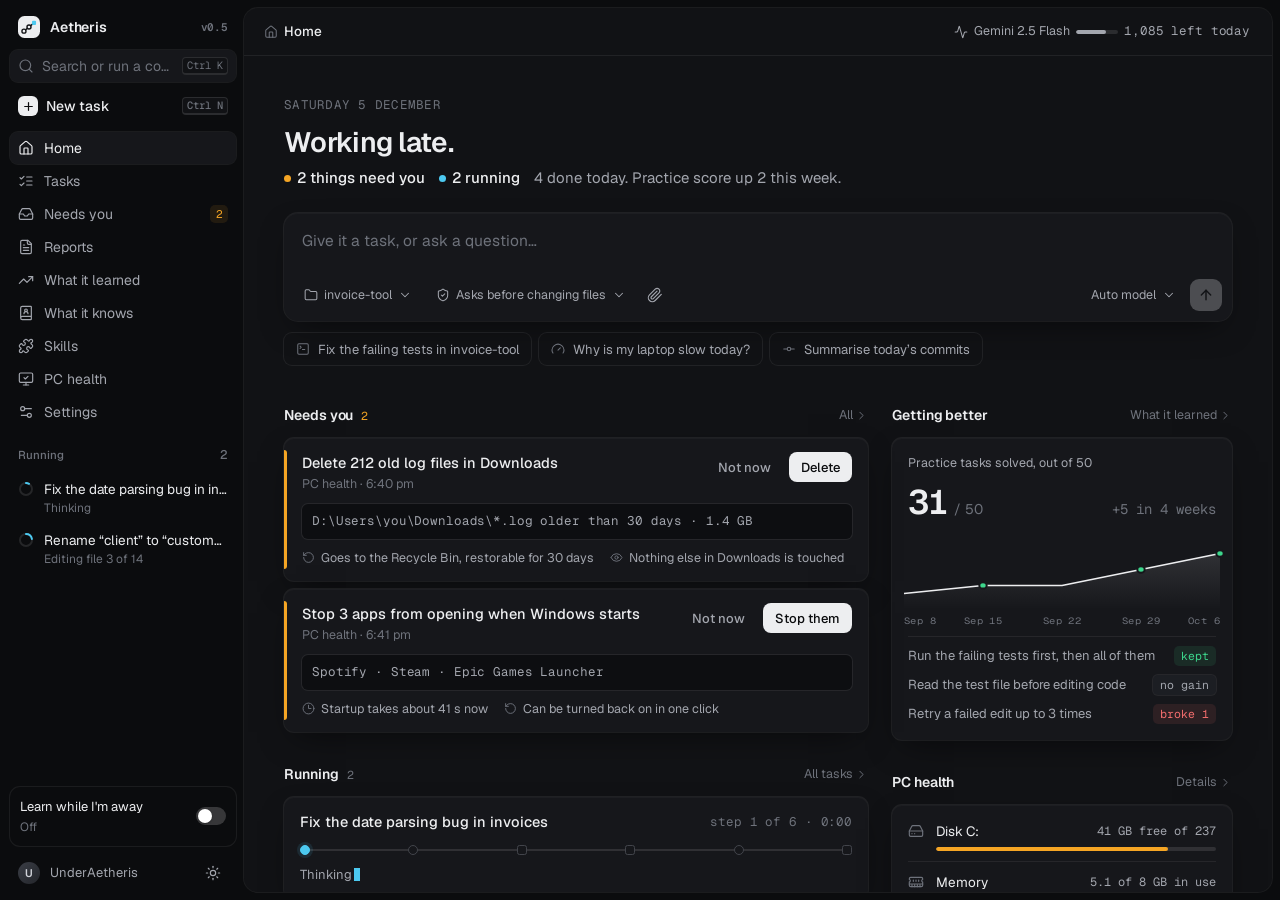
<file: docs/design/prototype-v0.5/aetheris-prototype-v0.5.html>
<!doctype html><html lang="en"><head><meta charset="utf-8"><meta name="viewport" content="width=device-width,initial-scale=1"><title>Aetheris · prototype v0.5</title><style>@font-face{font-family:"Geist";src:url([data-uri]) format("woff2");font-weight:100 900;font-display:swap}@font-face{font-family:"Geist Mono";src:url([data-uri]) format("woff2");font-weight:100 900;font-display:swap}/* Aetheris design tokens v0.5. One source of truth for the prototype and, later, shell/src/styles/tokens.css. */
/* Fonts (Geist, Geist Mono; SIL OFL 1.1) are injected by build.py from fonts/*.b64. */

:root{
  --font: "Geist", "Segoe UI Variable Text", "Segoe UI", system-ui, sans-serif;
  --mono: "Geist Mono", "Cascadia Mono", Consolas, monospace;
  --r-sm:6px; --r:8px; --r-md:10px; --r-lg:14px;
  --s1:4px; --s2:8px; --s3:12px; --s4:16px; --s5:24px; --s6:32px; --s7:48px;
  --ease: cubic-bezier(.2,.8,.2,1);
  --ease-out: cubic-bezier(.16,1,.3,1);
  --t-fast:120ms; --t:200ms; --t-slow:420ms;
}
:root,[data-theme="dark"]{
  color-scheme:dark;
  --bg:#0B0C0E; --panel:#111215; --raised:#16171B; --raised-2:#1C1E23; --sunken:#0D0E11;
  --line:rgba(255,255,255,.065); --line-2:rgba(255,255,255,.11); --line-3:rgba(255,255,255,.18);
  --text:#EDEEF0; --text-2:#A3A6AE; --text-3:#6E727B;
  --live:#4CC9F0; --live-soft:rgba(76,201,240,.11); --live-line:rgba(76,201,240,.35);
  --ask:#F5A524; --ask-soft:rgba(245,165,36,.10); --ask-line:rgba(245,165,36,.38);
  --bad:#F26D6D; --bad-soft:rgba(242,109,109,.10);
  --good:#3DD68C; --good-soft:rgba(61,214,140,.10);
  --add-bg:rgba(61,214,140,.09); --del-bg:rgba(242,109,109,.09);
  --btn:#EDEEF0; --btn-text:#0B0C0E;
  --shadow:0 0 0 1px var(--line), 0 1px 0 rgba(255,255,255,.03) inset, 0 12px 32px -12px rgba(0,0,0,.6);
  --shadow-pop:0 0 0 1px var(--line-2), 0 24px 64px -16px rgba(0,0,0,.75);
  --scrim:rgba(5,6,8,.6);
}
[data-theme="light"]{
  color-scheme:light;
  --bg:#F2F2F0; --panel:#FAFAF9; --raised:#FFFFFF; --raised-2:#F4F4F2; --sunken:#F4F4F2;
  --line:rgba(17,18,22,.07); --line-2:rgba(17,18,22,.12); --line-3:rgba(17,18,22,.2);
  --text:#16171A; --text-2:#5C6068; --text-3:#8A8E96;
  --live:#0A86B8; --live-soft:rgba(10,134,184,.09); --live-line:rgba(10,134,184,.35);
  --ask:#B86E00; --ask-soft:rgba(214,138,20,.11); --ask-line:rgba(184,110,0,.4);
  --bad:#CC3B3B; --bad-soft:rgba(204,59,59,.08);
  --good:#178A52; --good-soft:rgba(23,138,82,.09);
  --add-bg:rgba(23,138,82,.08); --del-bg:rgba(204,59,59,.07);
  --btn:#16171A; --btn-text:#FFFFFF;
  --shadow:0 0 0 1px var(--line), 0 1px 2px rgba(17,18,22,.04), 0 8px 24px -12px rgba(17,18,22,.12);
  --shadow-pop:0 0 0 1px var(--line-2), 0 24px 64px -16px rgba(17,18,22,.28);
  --scrim:rgba(240,240,238,.55);
}
*{box-sizing:border-box;margin:0;padding:0}
html,body{height:100%}
body{font-family:var(--font);font-size:14px;line-height:1.5;color:var(--text);background:var(--bg);-webkit-font-smoothing:antialiased;overflow:hidden;font-feature-settings:"ss01","cv11"}
button{font:inherit;color:inherit;background:none;border:0;cursor:pointer}
input,textarea{font:inherit;color:inherit;background:none;border:0;outline:0;resize:none}
svg{width:16px;height:16px;flex:none;stroke-width:1.75}
.mono{font-family:var(--mono);font-size:12.5px;letter-spacing:-.01em}
.muted{color:var(--text-2)} .faint{color:var(--text-3)}
:focus-visible{outline:2px solid var(--live);outline-offset:2px;border-radius:6px}
input:focus-visible,textarea:focus-visible{outline:none}
body.theming *{transition:background-color var(--t) var(--ease),border-color var(--t) var(--ease),color var(--t) var(--ease)!important}

/* ---------- shell ---------- */
.app{display:grid;grid-template-columns:244px 1fr;height:100vh}
.side{display:flex;flex-direction:column;padding:10px 8px 10px 10px;gap:2px;min-height:0}
.brand{display:flex;align-items:center;gap:10px;padding:6px 8px 10px;font-weight:600;letter-spacing:-.01em}
.brand .mark{width:22px;height:22px}
.brand .ver{margin-left:auto;font-family:var(--mono);font-size:11px;color:var(--text-3)}
.search{display:flex;align-items:center;gap:8px;height:32px;padding:0 8px;border-radius:var(--r);color:var(--text-3);background:var(--raised);box-shadow:0 0 0 1px var(--line);margin-bottom:6px;transition:box-shadow var(--t-fast)}
.search:hover{box-shadow:0 0 0 1px var(--line-2);color:var(--text-2)}
.search span{flex:1;text-align:left;white-space:nowrap;overflow:hidden;text-overflow:ellipsis}
kbd,.kbd{font-family:var(--mono);font-size:10.5px;color:var(--text-3);border:1px solid var(--line-2);border-bottom-width:2px;border-radius:4px;padding:0 4px;line-height:15px;background:var(--panel)}
.newtask{display:flex;align-items:center;gap:8px;height:32px;padding:0 8px;border-radius:var(--r);font-weight:500;margin-bottom:8px}
.newtask:hover{background:var(--raised-2)}
.newtask .plus{display:grid;place-items:center;width:20px;height:20px;border-radius:6px;background:var(--btn);color:var(--btn-text)}
.newtask .plus svg{width:13px;height:13px;stroke-width:2.25}
.newtask kbd{margin-left:auto}
.nav{display:flex;flex-direction:column;gap:1px}
.nav a{display:flex;align-items:center;gap:10px;height:32px;padding:0 8px;border-radius:var(--r);color:var(--text-2);cursor:pointer;text-decoration:none;position:relative;transition:background var(--t-fast),color var(--t-fast)}
.nav a:hover{background:var(--raised-2);color:var(--text)}
.nav a.on{background:var(--raised);color:var(--text);box-shadow:0 0 0 1px var(--line)}
.nav a .n{margin-left:auto;font-family:var(--mono);font-size:11px;min-width:18px;height:18px;padding:0 5px;border-radius:5px;display:grid;place-items:center;color:var(--text-3)}
.nav a .n.ask{background:var(--ask-soft);color:var(--ask)}
.side h6{font-size:11.5px;font-weight:500;color:var(--text-3);padding:16px 8px 6px;display:flex;justify-content:space-between}
.runs{display:flex;flex-direction:column;gap:1px;overflow:auto;min-height:0}
.run{display:grid;grid-template-columns:18px 1fr;gap:8px;padding:6px 8px;border-radius:var(--r);cursor:pointer;align-items:start}
.run:hover{background:var(--raised-2)}
.run.on{background:var(--raised);box-shadow:0 0 0 1px var(--line)}
.run>div{min-width:0}
.run .t{white-space:nowrap;overflow:hidden;text-overflow:ellipsis;font-size:13.5px}
.run .m{font-size:12px;color:var(--text-3);white-space:nowrap;overflow:hidden;text-overflow:ellipsis}
.ring{width:16px;height:16px;margin-top:2px}
.ring circle{fill:none;stroke-width:2}
.ring .bg{stroke:var(--line-2)} .ring .fg{stroke:var(--live);stroke-linecap:round;transition:stroke-dashoffset var(--t-slow) var(--ease)}
.ring.ask .fg{stroke:var(--ask)}
.side .grow{flex:1}
.away{margin-top:8px;padding:10px;border-radius:var(--r-md);box-shadow:0 0 0 1px var(--line);display:grid;grid-template-columns:1fr auto;gap:2px 8px;align-items:center;font-size:13px}
.away .s{grid-column:1;font-size:12px;color:var(--text-3)}
.away .sw{grid-row:1/3;grid-column:2}
.me{display:flex;align-items:center;gap:10px;padding:10px 8px 2px;font-size:13px;color:var(--text-2)}
.av{width:22px;height:22px;border-radius:50%;background:linear-gradient(135deg,#3a3d45,#24262b);display:grid;place-items:center;font-size:11px;font-weight:600;color:#cfd2d8}
[data-theme="light"] .av{background:linear-gradient(135deg,#dcdcd8,#c8c8c3);color:#3c3e44}

.sw{width:30px;height:18px;border-radius:9px;background:var(--line-3);position:relative;transition:background var(--t) var(--ease)}
.sw::after{content:"";position:absolute;top:2px;left:2px;width:14px;height:14px;border-radius:50%;background:#fff;box-shadow:0 1px 2px rgba(0,0,0,.3);transition:transform var(--t) var(--ease-out)}
.sw.on{background:var(--live)} .sw.on::after{transform:translateX(12px)}

.main{margin:8px 8px 8px 0;background:var(--panel);border-radius:var(--r-lg);box-shadow:0 0 0 1px var(--line);display:flex;flex-direction:column;min-width:0;min-height:0;overflow:hidden}
.top{height:48px;flex:none;display:flex;align-items:center;gap:12px;padding:0 12px 0 20px;border-bottom:1px solid var(--line)}
.crumbs{display:flex;align-items:center;gap:6px;color:var(--text-3);font-size:13.5px;min-width:0}
.crumbs b{color:var(--text);font-weight:500;white-space:nowrap;overflow:hidden;text-overflow:ellipsis}
.crumbs svg{width:14px;height:14px}
.top .sp{flex:1}
.chip{display:inline-flex;align-items:center;gap:6px;height:28px;padding:0 10px;border-radius:var(--r);color:var(--text-2);font-size:12.5px;white-space:nowrap;transition:background var(--t-fast),color var(--t-fast)}
button.chip:hover{background:var(--raised-2);color:var(--text)}
.chip svg{width:14px;height:14px}
.chip.out{box-shadow:0 0 0 1px var(--line)}
.meter{width:42px;height:4px;border-radius:2px;background:var(--line-2);overflow:hidden}
.meter i{display:block;height:100%;background:var(--text-2);border-radius:2px}
.iconbtn{width:30px;height:30px;display:grid;place-items:center;border-radius:var(--r);color:var(--text-2)}
.iconbtn:hover{background:var(--raised-2);color:var(--text)}
.view{flex:1;min-height:0;overflow:auto;position:relative}
.view.enter{animation:viewIn var(--t-slow) var(--ease-out)}
@keyframes viewIn{from{opacity:0;transform:translateY(6px)}to{opacity:1;transform:none}}

/* ---------- buttons ---------- */
.btn{display:inline-flex;align-items:center;justify-content:center;gap:6px;height:30px;padding:0 12px;border-radius:var(--r);font-weight:500;font-size:13px;white-space:nowrap;transition:background var(--t-fast),box-shadow var(--t-fast),transform var(--t-fast),opacity var(--t-fast)}
.btn:active{transform:scale(.97)}
.btn svg{width:14px;height:14px}
.btn.pri{background:var(--btn);color:var(--btn-text)}
.btn.pri:hover{opacity:.9}
.btn.sec{box-shadow:0 0 0 1px var(--line-2);background:var(--raised)}
.btn.sec:hover{background:var(--raised-2)}
.btn.ghost{color:var(--text-2)} .btn.ghost:hover{background:var(--raised-2);color:var(--text)}
.btn.ask{background:var(--ask);color:#1a1205}
[data-theme="light"] .btn.ask{color:#fff}
.btn kbd{border-color:currentColor;opacity:.55;background:transparent;color:inherit}
.seg{display:inline-flex;padding:2px;border-radius:var(--r);box-shadow:0 0 0 1px var(--line);gap:2px}
.seg button{height:24px;padding:0 8px;border-radius:6px;font-family:var(--mono);font-size:11.5px;color:var(--text-3)}
.seg button.on{background:var(--raised-2);color:var(--text);box-shadow:0 0 0 1px var(--line)}

/* ---------- home ---------- */
.home{max-width:1120px;margin:0 auto;padding:40px 40px 64px}
.hello .date{font-size:12.5px;color:var(--text-3);font-family:var(--mono);letter-spacing:.02em;text-transform:uppercase}
.hello h1{font-size:28px;font-weight:600;letter-spacing:-.025em;margin-top:6px}
.hello p{color:var(--text-2);margin-top:4px;font-size:15px}
.hello p b{color:var(--text);font-weight:500}
.dot{display:inline-block;width:7px;height:7px;border-radius:50%;margin-right:6px;vertical-align:1px;background:var(--text-3)}
.dot.ask{background:var(--ask)} .dot.live{background:var(--live)} .dot.good{background:var(--good)}
.dot.pulse{animation:pulse 1.8s ease-in-out infinite}
@keyframes pulse{0%,100%{box-shadow:0 0 0 0 var(--live-line)}50%{box-shadow:0 0 0 4px transparent}}

.composer{margin-top:24px;background:var(--raised);border-radius:var(--r-lg);box-shadow:var(--shadow);transition:box-shadow var(--t)}
.composer:focus-within{box-shadow:0 0 0 1px var(--line-3),0 12px 32px -12px rgba(0,0,0,.5)}
.composer textarea{display:block;width:100%;padding:16px 18px 6px;font-size:15.5px;line-height:1.5;min-height:58px}
.composer textarea::placeholder{color:var(--text-3)}
.composer .bar{display:flex;align-items:center;gap:4px;padding:8px 10px 10px 10px}
.composer .bar .sp{flex:1}
.send{width:32px;height:32px;border-radius:9px;display:grid;place-items:center;background:var(--btn);color:var(--btn-text);transition:transform var(--t-fast),opacity var(--t-fast)}
.send:disabled{opacity:.25;cursor:default}
.send svg{stroke-width:2.25}
.sugg{display:flex;gap:8px;margin-top:12px;flex-wrap:wrap}
.sugg button{display:flex;align-items:center;gap:8px;height:32px;padding:0 12px;border-radius:var(--r);color:var(--text-2);font-size:13px;box-shadow:0 0 0 1px var(--line);transition:all var(--t-fast)}
.sugg button:hover{color:var(--text);background:var(--raised);box-shadow:0 0 0 1px var(--line-2)}
.sugg svg{width:14px;height:14px;color:var(--text-3)}

.grid{display:grid;grid-template-columns:minmax(0,1fr) 340px;gap:24px;margin-top:40px;align-items:start}
.col{display:flex;flex-direction:column;gap:32px;min-width:0}
.sec-h{display:flex;align-items:center;gap:8px;margin-bottom:12px}
.sec-h h2{font-size:14px;font-weight:600;letter-spacing:-.005em}
.sec-h .c{font-family:var(--mono);font-size:11.5px;color:var(--text-3)}
.sec-h .c.ask{color:var(--ask)}
.sec-h a{margin-left:auto;font-size:12.5px;color:var(--text-3);cursor:pointer;display:flex;align-items:center;gap:2px}
.sec-h a:hover{color:var(--text)}
.sec-h a svg{width:13px;height:13px}
.card{background:var(--raised);border-radius:var(--r-md);box-shadow:var(--shadow)}
.stack{display:flex;flex-direction:column;gap:8px}

.need{position:relative;padding:14px 16px 14px 18px;overflow:hidden;transition:opacity var(--t-slow) var(--ease),transform var(--t-slow) var(--ease),max-height var(--t-slow) var(--ease),margin var(--t-slow),padding var(--t-slow);max-height:240px}
.need::before{content:"";position:absolute;left:0;top:12px;bottom:12px;width:3px;border-radius:0 3px 3px 0;background:var(--ask)}
.need .h{display:flex;align-items:flex-start;gap:12px}
.need .tt{font-weight:500;font-size:14.5px}
.need .src{font-size:12.5px;color:var(--text-3);margin-top:1px}
.need .acts{margin-left:auto;display:flex;gap:6px;flex:none}
.need .cmd{margin-top:10px;padding:8px 10px;border-radius:var(--r-sm);background:var(--sunken);box-shadow:0 0 0 1px var(--line);color:var(--text-2);overflow:hidden;text-overflow:ellipsis;white-space:nowrap}
.need .facts{display:flex;gap:16px;margin-top:10px;font-size:12.5px;color:var(--text-2);flex-wrap:wrap}
.need .facts span{display:flex;align-items:center;gap:6px}
.need .facts svg{width:13px;height:13px;color:var(--text-3)}
.need.gone{opacity:0;transform:translateX(16px);max-height:0;padding-top:0;padding-bottom:0;margin-top:-8px}

.live-card{padding:14px 16px;cursor:pointer;transition:box-shadow var(--t-fast),transform var(--t-fast)}
.live-card:hover{box-shadow:0 0 0 1px var(--line-2),0 12px 32px -12px rgba(0,0,0,.5)}
.live-card .h{display:flex;align-items:center;gap:10px}
.live-card .tt{font-weight:500;font-size:14.5px}
.live-card .el{margin-left:auto;color:var(--text-3)}
.strip{display:flex;align-items:center;margin:12px 0 10px}
.strip i{height:2px;flex:1;background:var(--line-2);position:relative;overflow:hidden}
.strip i.done{background:var(--text-3)}
.strip i.act::after{content:"";position:absolute;inset:0;background:linear-gradient(90deg,transparent,var(--live),transparent);animation:sweep 1.4s linear infinite}
@keyframes sweep{from{transform:translateX(-100%)}to{transform:translateX(100%)}}
.node{width:10px;height:10px;flex:none;border:1.5px solid var(--text-3);border-radius:50%;background:var(--raised);transition:all var(--t) var(--ease)}
.node.sq{border-radius:2.5px}
.node.done{background:var(--text-3);border-color:var(--text-3)}
.node.done.look{background:var(--raised)}
.node.act{border-color:var(--live);background:var(--live);box-shadow:0 0 0 3px var(--live-soft)}
.node.ask{border-color:var(--ask);background:var(--ask);border-radius:2.5px}
.node.wait{opacity:.5}
.now{display:flex;align-items:center;gap:8px;font-size:13px;color:var(--text-2);min-height:20px}
.now .k{color:var(--text-3)}
.caret::after{content:"";display:inline-block;width:6px;height:13px;background:var(--live);margin-left:2px;vertical-align:-2px;animation:blink 1s steps(1) infinite}
@keyframes blink{50%{opacity:0}}

.rows .row{display:grid;grid-template-columns:20px 1fr auto;gap:10px;align-items:center;padding:10px 14px;border-top:1px solid var(--line);cursor:pointer}
.rows .row:first-child{border-top:0}
.rows .row:hover{background:var(--raised-2)}
.rows .row:first-child:hover{border-radius:var(--r-md) var(--r-md) 0 0}
.rows .row:last-child:hover{border-radius:0 0 var(--r-md) var(--r-md)}
.rows .row svg{color:var(--text-3)}
.rows .row .ok{color:var(--good)}
.rows .row .meta{font-size:12.5px;color:var(--text-3);font-family:var(--mono)}
.tag{display:inline-flex;align-items:center;gap:4px;height:20px;padding:0 7px;border-radius:5px;font-size:11.5px;font-family:var(--mono);background:var(--raised-2);color:var(--text-2);box-shadow:0 0 0 1px var(--line);white-space:nowrap}
.tag.good{background:var(--good-soft);color:var(--good);box-shadow:none}
.tag.bad{background:var(--bad-soft);color:var(--bad);box-shadow:none}
.tag.ask{background:var(--ask-soft);color:var(--ask);box-shadow:none}
.tag.live{background:var(--live-soft);color:var(--live);box-shadow:none}

.score{padding:16px}
.score .big{display:flex;align-items:baseline;gap:6px;margin-top:4px}
.score .big b{font-size:34px;font-weight:600;letter-spacing:-.03em;font-variant-numeric:tabular-nums}
.score .big span{color:var(--text-3);font-size:14px}
.score .delta{color:var(--good);font-size:12.5px;font-family:var(--mono);margin-left:auto}
.score .lbl{font-size:12.5px;color:var(--text-2)}
.chart{margin:12px -4px 4px;height:84px}
.chart svg{width:100%;height:100%;overflow:visible}
.chart .ln{fill:none;stroke:var(--text);stroke-width:1.5;stroke-linejoin:round;stroke-dasharray:600;stroke-dashoffset:600;animation:draw 1.4s var(--ease-out) .2s forwards}
.chart .ar{fill:url(#ga);opacity:0;animation:fade .8s ease .9s forwards}
.chart .kp{fill:var(--good);stroke:var(--raised);stroke-width:2;opacity:0;animation:fade .3s ease 1.3s forwards}
.chart .ax{font-family:var(--mono);font-size:10px;fill:var(--text-3)}
@keyframes draw{to{stroke-dashoffset:0}}
@keyframes fade{to{opacity:1}}
.tried{border-top:1px solid var(--line);margin-top:12px}
.tried div{display:grid;grid-template-columns:1fr auto;gap:8px;align-items:center;padding:9px 0 0;font-size:13px}
.tried div span{color:var(--text-2);white-space:nowrap;overflow:hidden;text-overflow:ellipsis}

.pc{padding:6px 16px}
.pc .r{display:grid;grid-template-columns:18px 1fr auto;gap:10px;align-items:center;padding:10px 0;border-top:1px solid var(--line);font-size:13.5px}
.pc .r:first-child{border-top:0}
.pc .r svg{color:var(--text-3)}
.pc .r .v{font-family:var(--mono);font-size:12px;color:var(--text-2)}
.pc .bar{grid-column:2/4;height:4px;border-radius:2px;background:var(--line-2);margin-top:-4px;overflow:hidden}
.pc .bar i{display:block;height:100%;border-radius:2px;background:var(--text-2);transform-origin:left;animation:grow 1s var(--ease-out) both .3s}
.pc .bar i.warn{background:var(--ask)}
@keyframes grow{from{transform:scaleX(0)}}
.pc .r.sugg-r{color:var(--ask)} .pc .r.sugg-r svg{color:var(--ask)}

.awaycard{padding:16px}
.awaycard .h{display:flex;align-items:center;gap:10px;font-weight:500}
.awaycard .h .sw{margin-left:auto}
.awaycard p{font-size:13px;color:var(--text-2);margin-top:6px}
.awaycard .btn{margin-top:12px}

/* ---------- task ---------- */
.task{display:grid;grid-template-columns:minmax(0,1fr) 452px;height:100%;min-height:0}
.thread-wrap{display:flex;flex-direction:column;min-height:0;border-right:1px solid var(--line)}
.thead{padding:20px 28px 14px;flex:none;border-bottom:1px solid var(--line)}
.thead .r1{display:flex;align-items:flex-start;gap:16px}
.thead h1{font-size:20px;font-weight:600;letter-spacing:-.02em;line-height:1.3}
.top .ctl{margin-left:auto;display:flex;gap:6px;align-items:center;flex:none}
.top .ctl .btn{height:28px}
.thead .meta{display:flex;gap:4px;margin:8px 0 0 -10px;flex-wrap:wrap;align-items:center}
.thead .meta .sp{flex:1}
.status{display:inline-flex;align-items:center;gap:7px;height:22px;padding:0 9px;border-radius:6px;font-size:12px;font-weight:500;background:var(--live-soft);color:var(--live)}
.status.ask{background:var(--ask-soft);color:var(--ask)}
.status.done{background:var(--good-soft);color:var(--good)}
.status.paused{background:var(--raised-2);color:var(--text-2)}
.status .dot{margin:0;background:currentColor}
.plan{display:grid;grid-template-columns:repeat(6,1fr);gap:4px;margin-top:18px}
.plan .p{font-size:12px;color:var(--text-3);padding-top:8px;position:relative;white-space:nowrap;overflow:hidden;text-overflow:ellipsis;transition:color var(--t)}
.plan .p::before{content:"";position:absolute;top:0;left:0;right:0;height:3px;border-radius:2px;background:var(--line-2);transition:background var(--t)}
.plan .p.done{color:var(--text-2)} .plan .p.done::before{background:var(--text-3)}
.plan .p.act{color:var(--text)} .plan .p.act::before{background:var(--live-line)}
.plan .p.act::after{content:"";position:absolute;top:0;left:0;height:3px;width:40%;border-radius:2px;background:var(--live);animation:slide 1.6s var(--ease) infinite}
@keyframes slide{0%{left:-40%}100%{left:100%}}
.plan .p.ask{color:var(--ask)} .plan .p.ask::before{background:var(--ask)}
.plan .p .i{font-family:var(--mono);font-size:11px;margin-right:5px;opacity:.7}

.thread{flex:1;overflow:auto;padding:20px 28px 24px;scroll-behavior:smooth}
.st{position:relative;display:grid;grid-template-columns:44px 20px 1fr;gap:0 10px;padding-bottom:6px;animation:stIn var(--t-slow) var(--ease-out) both}
@keyframes stIn{from{opacity:0;transform:translateY(8px)}to{opacity:1;transform:none}}
.st .tm{font-family:var(--mono);font-size:11.5px;color:var(--text-3);text-align:right;padding-top:5px}
.st .rail{position:relative;display:flex;justify-content:center;padding-top:8px}
.st .rail::after{content:"";position:absolute;top:24px;bottom:-4px;width:1px;background:var(--line-2)}
.st:last-child .rail::after{display:none}
.st .rail .node{position:relative;z-index:1}
.st .body{min-width:0;padding:2px 8px 10px;margin:0 -8px;border-radius:var(--r);cursor:pointer;transition:background var(--t-fast)}
.st .body:hover{background:var(--raised)}
.st.sel .body{background:var(--raised);box-shadow:0 0 0 1px var(--line)}
.st .ln1{display:flex;align-items:center;gap:8px;min-height:26px}
.st .ln1 .tt{font-size:14px}
.st .tool{font-family:var(--mono);font-size:11.5px;color:var(--text-3);margin-left:auto;white-space:nowrap}
.st .sub{font-size:13px;color:var(--text-2);margin-top:1px}
.st .sub .mono{font-size:12px}
.st .why{display:flex;gap:8px;align-items:flex-start;margin-top:8px;font-size:13px;color:var(--text-2)}
.st .why .tag{flex:none}
.st.think .body{cursor:default;background:none!important;box-shadow:none!important}
.st.think .txt{font-size:13.5px;color:var(--text-2);padding-top:3px;line-height:1.55}
.st.think .rail .node{width:6px;height:6px;border:0;background:var(--text-3);margin-top:2px;border-radius:50%}
.st .shimmer{background:linear-gradient(90deg,var(--text-2) 0%,var(--text) 40%,var(--text-2) 80%);background-size:200% 100%;-webkit-background-clip:text;background-clip:text;color:transparent;animation:shim 1.6s linear infinite}
@keyframes shim{from{background-position:100% 0}to{background-position:-100% 0}}
.st .stats{display:flex;gap:6px;margin-top:6px;flex-wrap:wrap}

.askbox{margin-top:8px;border-radius:var(--r-md);background:var(--raised);box-shadow:0 0 0 1px var(--ask-line),0 12px 32px -16px rgba(0,0,0,.5);padding:14px 16px;cursor:default;animation:askIn var(--t-slow) var(--ease-out) both}
@keyframes askIn{from{opacity:0;transform:translateY(6px) scale(.99)}to{opacity:1;transform:none}}
.askbox .q{font-size:15px;font-weight:500}
.askbox .cmd{margin-top:10px;padding:9px 12px;border-radius:var(--r-sm);background:var(--sunken);box-shadow:0 0 0 1px var(--line);font-family:var(--mono);font-size:12.5px}
.askbox .cmd .pr{color:var(--text-3);margin-right:8px;user-select:none}
.askbox dl{display:grid;grid-template-columns:auto 1fr;gap:6px 16px;margin-top:12px;font-size:13px}
.askbox dt{color:var(--text-3)} .askbox dd{color:var(--text-2)}
.askbox .acts{display:flex;gap:8px;margin-top:14px;align-items:center}
.askbox .acts .sp{flex:1}
.askbox.answered{box-shadow:0 0 0 1px var(--line);opacity:.75}

.donebox{margin-top:8px;padding:14px 16px;border-radius:var(--r-md);background:var(--good-soft);cursor:default}
.donebox .q{font-weight:500;color:var(--good);display:flex;align-items:center;gap:8px}
.donebox p{color:var(--text-2);font-size:13px;margin-top:4px}
.donebox .learnt{display:flex;flex-direction:column;gap:6px;margin-top:12px;padding-top:12px;border-top:1px solid var(--line);font-size:13px;color:var(--text-2)}
.donebox .learnt span{display:flex;gap:8px;align-items:center}
.donebox .learnt svg{width:14px;height:14px;color:var(--text-3)}
.donebox .acts{display:flex;gap:8px;margin-top:12px}

.steer{flex:none;padding:12px 28px 16px;border-top:1px solid var(--line)}
.steer .in{display:flex;align-items:center;gap:8px;height:42px;padding:0 6px 0 14px;border-radius:var(--r-md);background:var(--raised);box-shadow:0 0 0 1px var(--line)}
.steer .in:focus-within{box-shadow:0 0 0 1px var(--line-3)}
.steer input{flex:1;font-size:14px}
.steer input::placeholder{color:var(--text-3)}
.steer .hint{font-size:11.5px;color:var(--text-3);margin-top:6px;display:flex;gap:12px}

.insp{display:flex;flex-direction:column;min-height:0;background:var(--sunken)}
[data-theme="light"] .insp{background:#F6F6F4}
.tabs{display:flex;align-items:center;gap:2px;padding:10px 12px 0;border-bottom:1px solid var(--line);flex:none}
.tabs>button{display:flex;align-items:center;gap:6px;height:32px;padding:0 8px;font-size:13px;color:var(--text-3);position:relative;border-radius:6px 6px 0 0}
.tabs>button:hover{color:var(--text)}
.tabs>button.on{color:var(--text)}
.tabs>button.on::after{content:"";position:absolute;left:8px;right:8px;bottom:-1px;height:2px;border-radius:2px;background:var(--text)}
.tabs>button svg{width:14px;height:14px}
.tabs>button .live-dot{width:6px;height:6px;border-radius:50%;background:var(--live);animation:pulse 1.8s infinite}
.tabs .sp{flex:1}
.follow{display:flex;align-items:center;gap:6px;font-size:12px;color:var(--text-3);padding:0 2px 7px;white-space:nowrap}
.follow .sw{transform:scale(.85)}
.pane{flex:1;overflow:auto;min-height:0}
.empty{height:100%;display:grid;place-items:center;text-align:center;color:var(--text-3);font-size:13px;padding:24px}
.empty svg{width:22px;height:22px;margin-bottom:8px;stroke-width:1.5}

.file-h{display:flex;align-items:center;gap:8px;padding:12px 16px 8px;position:sticky;top:0;background:inherit;z-index:1}
.insp .pane{background:var(--sunken)} [data-theme="light"] .insp .pane{background:#F6F6F4}
.file-h .mono{color:var(--text)}
.file-h .tag{margin-left:auto}
.file-h .btn{height:24px;padding:0 8px;font-size:12px}
.diff{font-family:var(--mono);font-size:12px;line-height:20px;margin:0 12px 16px;border-radius:var(--r);box-shadow:0 0 0 1px var(--line);background:var(--panel);overflow:hidden}
.diff .l{display:grid;grid-template-columns:34px 14px 1fr;white-space:pre-wrap;word-break:break-word}
.diff .l.nw{animation:lineIn .25s ease both}
@keyframes lineIn{from{opacity:0;transform:translateX(-4px)}to{opacity:1;transform:none}}
.diff .l .no{color:var(--text-3);text-align:right;padding-right:8px;user-select:none;opacity:.7}
.diff .l .sg{color:var(--text-3);user-select:none}
.diff .l.a{background:var(--add-bg)} .diff .l.a .sg{color:var(--good)}
.diff .l.d{background:var(--del-bg)} .diff .l.d .sg{color:var(--bad)}
.diff .l.h{color:var(--text-3);background:var(--raised-2);padding:2px 0;white-space:nowrap}
.diff .l.h .cd{overflow:hidden;text-overflow:ellipsis}
.diff .l .cd{padding-right:10px}
.tk-k{color:#C792EA} .tk-s{color:#C3E88D} .tk-f{color:#82AAFF} .tk-c{color:var(--text-3);font-style:italic} .tk-n{color:#F78C6C}
[data-theme="light"] .tk-k{color:#8839C9} [data-theme="light"] .tk-s{color:#2E7D32} [data-theme="light"] .tk-f{color:#1F5FBF} [data-theme="light"] .tk-n{color:#B5520C}

.term{font-family:var(--mono);font-size:12px;line-height:19px;padding:12px 16px 16px;white-space:pre-wrap;color:var(--text-2)}
.term .cmdl{color:var(--text)} .term .cmdl::before{content:"$ ";color:var(--text-3)}
.term .p{color:var(--good)} .term .f{color:var(--bad)} .term .dim{color:var(--text-3)}
.term .sum{margin-top:6px;padding:6px 10px;border-radius:6px;display:inline-block}
.term .sum.f{background:var(--bad-soft)} .term .sum.p{background:var(--good-soft)}
.term .blk{margin-bottom:14px}

.browser{margin:12px;border-radius:var(--r);overflow:hidden;box-shadow:0 0 0 1px var(--line-2);background:var(--panel)}
.browser .bar{display:flex;align-items:center;gap:8px;height:34px;padding:0 10px;border-bottom:1px solid var(--line);background:var(--raised)}
.browser .bar .url{flex:1;height:22px;border-radius:5px;background:var(--sunken);display:flex;align-items:center;gap:6px;padding:0 8px;font-family:var(--mono);font-size:11px;color:var(--text-2);overflow:hidden;white-space:nowrap}
.browser .bar .url svg{width:11px;height:11px;color:var(--good)}
.browser .bar .lights{display:flex;gap:5px} .browser .bar .lights i{width:8px;height:8px;border-radius:50%;background:var(--line-3)}
.page{padding:16px 18px 20px;font-size:12.5px;color:var(--text-2);position:relative}
.page h3{font-size:15px;color:var(--text);font-weight:600;margin-bottom:6px}
.page h4{font-size:12.5px;color:var(--text);margin:12px 0 6px}
.page table{width:100%;border-collapse:collapse;font-size:11.5px}
.page td{padding:5px 6px;border-top:1px solid var(--line);vertical-align:top}
.page td:first-child{font-family:var(--mono);color:var(--text);width:44px}
.page tr.hl td{background:var(--live-soft);transition:background var(--t-slow)}
.page tr.hl td:first-child{box-shadow:inset 2px 0 0 var(--live)}
.cursor{width:14px;height:14px;margin:0 0 -4px 6px;pointer-events:none;filter:drop-shadow(0 2px 3px rgba(0,0,0,.4));animation:curIn .5s var(--ease-out) both}
@keyframes curIn{from{opacity:0;transform:translate(-14px,10px)}}
.page td:last-child{white-space:nowrap}
.readnote{margin:0 12px 12px;padding:10px 12px;border-radius:var(--r);background:var(--live-soft);font-size:12.5px;color:var(--text-2)}
.readnote b{color:var(--live);font-weight:500}

.files .f{display:grid;grid-template-columns:16px 1fr auto;gap:10px;align-items:center;padding:9px 16px;border-bottom:1px solid var(--line);font-size:13px}
.files .f svg{color:var(--text-3);width:14px;height:14px}
.files .f .mono{color:var(--text)}
.files h5{font-size:11.5px;font-weight:500;color:var(--text-3);padding:14px 16px 6px}

/* ---------- placeholder pages ---------- */
.todo-page{max-width:640px;margin:0 auto;padding:96px 40px}
.todo-page .ic{width:40px;height:40px;border-radius:10px;display:grid;place-items:center;background:var(--raised);box-shadow:var(--shadow);color:var(--text-2)}
.todo-page h1{font-size:22px;font-weight:600;margin-top:20px;letter-spacing:-.02em}
.todo-page p{color:var(--text-2);margin-top:6px}
.todo-page ul{margin-top:20px;list-style:none;display:flex;flex-direction:column;gap:8px}
.todo-page li{display:flex;gap:10px;color:var(--text-2);font-size:13.5px}
.todo-page li::before{content:"";width:5px;height:5px;border-radius:50%;background:var(--text-3);margin-top:8px;flex:none}

/* ---------- palette & toast ---------- */
.scrim{position:fixed;inset:0;background:var(--scrim);backdrop-filter:blur(2px);z-index:50;display:flex;justify-content:center;align-items:flex-start;padding-top:14vh;animation:fade var(--t) ease both;opacity:0}
.pal{width:600px;max-width:calc(100vw - 32px);background:var(--raised);border-radius:var(--r-lg);box-shadow:var(--shadow-pop);overflow:hidden;animation:palIn var(--t) var(--ease-out) both}
@keyframes palIn{from{opacity:0;transform:scale(.97) translateY(-6px)}to{opacity:1;transform:none}}
.pal .in{display:flex;align-items:center;gap:10px;padding:0 16px;height:52px;border-bottom:1px solid var(--line)}
.pal .in input{flex:1;font-size:15.5px}
.pal .in svg{color:var(--text-3)}
.pal .list{max-height:380px;overflow:auto;padding:6px}
.pal h6{font-size:11.5px;font-weight:500;color:var(--text-3);padding:10px 10px 4px}
.pal .it{display:flex;align-items:center;gap:10px;height:38px;padding:0 10px;border-radius:var(--r);font-size:14px;cursor:pointer;color:var(--text-2)}
.pal .it svg{color:var(--text-3)}
.pal .it .k{margin-left:auto;display:flex;gap:3px}
.pal .it.on{background:var(--raised-2);color:var(--text)}
.pal .it.on svg{color:var(--text)}
.pal .ft{display:flex;gap:16px;padding:8px 16px;border-top:1px solid var(--line);font-size:11.5px;color:var(--text-3)}
.pal .ft span{display:flex;align-items:center;gap:5px}

.toasts{position:fixed;bottom:20px;left:50%;transform:translateX(-50%);z-index:60;display:flex;flex-direction:column;gap:8px;align-items:center}
.toast{display:flex;align-items:center;gap:12px;height:42px;padding:0 6px 0 14px;border-radius:var(--r-md);background:var(--btn);color:var(--btn-text);font-size:13.5px;box-shadow:0 12px 32px -8px rgba(0,0,0,.5);animation:toastIn var(--t-slow) var(--ease-out) both}
.toast svg{width:15px;height:15px}
.toast button{height:30px;padding:0 10px;border-radius:7px;font-weight:500}
.toast button:hover{background:rgba(127,127,127,.18)}
.toast.out{animation:toastOut var(--t) ease both}
@keyframes toastIn{from{opacity:0;transform:translateY(12px) scale(.98)}to{opacity:1;transform:none}}
@keyframes toastOut{to{opacity:0;transform:translateY(8px)}}

@media (max-width:1180px){.grid{grid-template-columns:1fr}.task{grid-template-columns:1fr 380px}}
@media (max-width:900px){.composer .bar{flex-wrap:wrap}.top .chip .mono,.top .meter{display:none}.need .h{flex-wrap:wrap}.need .acts{margin-left:0}.app{grid-template-columns:1fr}.side{display:none}.main{margin:0;border-radius:0}.task{grid-template-columns:1fr}.insp{display:none}.home{padding:28px 20px}}
@media (prefers-reduced-motion:reduce){*,*::before,*::after{animation-duration:1ms!important;animation-iteration-count:1!important;transition-duration:1ms!important}}
</style></head><body><script>/* Icons: Lucide (ISC licence), exported as inline SVG strings. */
window.ICONS={"home":"<svg stroke=\"currentColor\" fill=\"none\" stroke-width=\"2\" viewBox=\"0 0 24 24\" stroke-linecap=\"round\" stroke-linejoin=\"round\" xmlns=\"http://www.w3.org/2000/svg\"><path d=\"M15 21v-8a1 1 0 0 0-1-1h-4a1 1 0 0 0-1 1v8\"></path><path d=\"M3 10a2 2 0 0 1 .709-1.528l7-5.999a2 2 0 0 1 2.582 0l7 5.999A2 2 0 0 1 21 10v9a2 2 0 0 1-2 2H5a2 2 0 0 1-2-2z\"></path></svg>","tasks":"<svg stroke=\"currentColor\" fill=\"none\" stroke-width=\"2\" viewBox=\"0 0 24 24\" stroke-linecap=\"round\" stroke-linejoin=\"round\" xmlns=\"http://www.w3.org/2000/svg\"><path d=\"m3 17 2 2 4-4\"></path><path d=\"m3 7 2 2 4-4\"></path><path d=\"M13 6h8\"></path><path d=\"M13 12h8\"></path><path d=\"M13 18h8\"></path></svg>","inbox":"<svg stroke=\"currentColor\" fill=\"none\" stroke-width=\"2\" viewBox=\"0 0 24 24\" stroke-linecap=\"round\" stroke-linejoin=\"round\" xmlns=\"http://www.w3.org/2000/svg\"><polyline points=\"22 12 16 12 14 15 10 15 8 12 2 12\"></polyline><path d=\"M5.45 5.11 2 12v6a2 2 0 0 0 2 2h16a2 2 0 0 0 2-2v-6l-3.45-6.89A2 2 0 0 0 16.76 4H7.24a2 2 0 0 0-1.79 1.11z\"></path></svg>","report":"<svg stroke=\"currentColor\" fill=\"none\" stroke-width=\"2\" viewBox=\"0 0 24 24\" stroke-linecap=\"round\" stroke-linejoin=\"round\" xmlns=\"http://www.w3.org/2000/svg\"><path d=\"M15 2H6a2 2 0 0 0-2 2v16a2 2 0 0 0 2 2h12a2 2 0 0 0 2-2V7Z\"></path><path d=\"M14 2v4a2 2 0 0 0 2 2h4\"></path><path d=\"M10 9H8\"></path><path d=\"M16 13H8\"></path><path d=\"M16 17H8\"></path></svg>","learn":"<svg stroke=\"currentColor\" fill=\"none\" stroke-width=\"2\" viewBox=\"0 0 24 24\" stroke-linecap=\"round\" stroke-linejoin=\"round\" xmlns=\"http://www.w3.org/2000/svg\"><polyline points=\"22 7 13.5 15.5 8.5 10.5 2 17\"></polyline><polyline points=\"16 7 22 7 22 13\"></polyline></svg>","memory":"<svg stroke=\"currentColor\" fill=\"none\" stroke-width=\"2\" viewBox=\"0 0 24 24\" stroke-linecap=\"round\" stroke-linejoin=\"round\" xmlns=\"http://www.w3.org/2000/svg\"><path d=\"M15 13a3 3 0 1 0-6 0\"></path><path d=\"M4 19.5v-15A2.5 2.5 0 0 1 6.5 2H19a1 1 0 0 1 1 1v18a1 1 0 0 1-1 1H6.5a1 1 0 0 1 0-5H20\"></path><circle cx=\"12\" cy=\"8\" r=\"2\"></circle></svg>","skills":"<svg stroke=\"currentColor\" fill=\"none\" stroke-width=\"2\" viewBox=\"0 0 24 24\" stroke-linecap=\"round\" stroke-linejoin=\"round\" xmlns=\"http://www.w3.org/2000/svg\"><path d=\"M15.39 4.39a1 1 0 0 0 1.68-.474 2.5 2.5 0 1 1 3.014 3.015 1 1 0 0 0-.474 1.68l1.683 1.682a2.414 2.414 0 0 1 0 3.414L19.61 15.39a1 1 0 0 1-1.68-.474 2.5 2.5 0 1 0-3.014 3.015 1 1 0 0 1 .474 1.68l-1.683 1.682a2.414 2.414 0 0 1-3.414 0L8.61 19.61a1 1 0 0 0-1.68.474 2.5 2.5 0 1 1-3.014-3.015 1 1 0 0 0 .474-1.68l-1.683-1.682a2.414 2.414 0 0 1 0-3.414L4.39 8.61a1 1 0 0 1 1.68.474 2.5 2.5 0 1 0 3.014-3.015 1 1 0 0 1-.474-1.68l1.683-1.682a2.414 2.414 0 0 1 3.414 0z\"></path></svg>","pc":"<svg stroke=\"currentColor\" fill=\"none\" stroke-width=\"2\" viewBox=\"0 0 24 24\" stroke-linecap=\"round\" stroke-linejoin=\"round\" xmlns=\"http://www.w3.org/2000/svg\"><path d=\"m9 10 2 2 4-4\"></path><rect width=\"20\" height=\"14\" x=\"2\" y=\"3\" rx=\"2\"></rect><path d=\"M12 17v4\"></path><path d=\"M8 21h8\"></path></svg>","settings":"<svg stroke=\"currentColor\" fill=\"none\" stroke-width=\"2\" viewBox=\"0 0 24 24\" stroke-linecap=\"round\" stroke-linejoin=\"round\" xmlns=\"http://www.w3.org/2000/svg\"><path d=\"M20 7h-9\"></path><path d=\"M14 17H5\"></path><circle cx=\"17\" cy=\"17\" r=\"3\"></circle><circle cx=\"7\" cy=\"7\" r=\"3\"></circle></svg>","plus":"<svg stroke=\"currentColor\" fill=\"none\" stroke-width=\"2\" viewBox=\"0 0 24 24\" stroke-linecap=\"round\" stroke-linejoin=\"round\" xmlns=\"http://www.w3.org/2000/svg\"><path d=\"M5 12h14\"></path><path d=\"M12 5v14\"></path></svg>","search":"<svg stroke=\"currentColor\" fill=\"none\" stroke-width=\"2\" viewBox=\"0 0 24 24\" stroke-linecap=\"round\" stroke-linejoin=\"round\" xmlns=\"http://www.w3.org/2000/svg\"><circle cx=\"11\" cy=\"11\" r=\"8\"></circle><path d=\"m21 21-4.3-4.3\"></path></svg>","pause":"<svg stroke=\"currentColor\" fill=\"none\" stroke-width=\"2\" viewBox=\"0 0 24 24\" stroke-linecap=\"round\" stroke-linejoin=\"round\" xmlns=\"http://www.w3.org/2000/svg\"><rect x=\"14\" y=\"4\" width=\"4\" height=\"16\" rx=\"1\"></rect><rect x=\"6\" y=\"4\" width=\"4\" height=\"16\" rx=\"1\"></rect></svg>","stop":"<svg stroke=\"currentColor\" fill=\"none\" stroke-width=\"2\" viewBox=\"0 0 24 24\" stroke-linecap=\"round\" stroke-linejoin=\"round\" xmlns=\"http://www.w3.org/2000/svg\"><rect width=\"18\" height=\"18\" x=\"3\" y=\"3\" rx=\"2\"></rect></svg>","play":"<svg stroke=\"currentColor\" fill=\"none\" stroke-width=\"2\" viewBox=\"0 0 24 24\" stroke-linecap=\"round\" stroke-linejoin=\"round\" xmlns=\"http://www.w3.org/2000/svg\"><polygon points=\"6 3 20 12 6 21 6 3\"></polygon></svg>","undo":"<svg stroke=\"currentColor\" fill=\"none\" stroke-width=\"2\" viewBox=\"0 0 24 24\" stroke-linecap=\"round\" stroke-linejoin=\"round\" xmlns=\"http://www.w3.org/2000/svg\"><path d=\"M9 14 4 9l5-5\"></path><path d=\"M4 9h10.5a5.5 5.5 0 0 1 5.5 5.5a5.5 5.5 0 0 1-5.5 5.5H11\"></path></svg>","redo":"<svg stroke=\"currentColor\" fill=\"none\" stroke-width=\"2\" viewBox=\"0 0 24 24\" stroke-linecap=\"round\" stroke-linejoin=\"round\" xmlns=\"http://www.w3.org/2000/svg\"><path d=\"m15 14 5-5-5-5\"></path><path d=\"M20 9H9.5A5.5 5.5 0 0 0 4 14.5A5.5 5.5 0 0 0 9.5 20H13\"></path></svg>","branch":"<svg stroke=\"currentColor\" fill=\"none\" stroke-width=\"2\" viewBox=\"0 0 24 24\" stroke-linecap=\"round\" stroke-linejoin=\"round\" xmlns=\"http://www.w3.org/2000/svg\"><line x1=\"6\" x2=\"6\" y1=\"3\" y2=\"15\"></line><circle cx=\"18\" cy=\"6\" r=\"3\"></circle><circle cx=\"6\" cy=\"18\" r=\"3\"></circle><path d=\"M18 9a9 9 0 0 1-9 9\"></path></svg>","terminal":"<svg stroke=\"currentColor\" fill=\"none\" stroke-width=\"2\" viewBox=\"0 0 24 24\" stroke-linecap=\"round\" stroke-linejoin=\"round\" xmlns=\"http://www.w3.org/2000/svg\"><path d=\"m7 11 2-2-2-2\"></path><path d=\"M11 13h4\"></path><rect width=\"18\" height=\"18\" x=\"3\" y=\"3\" rx=\"2\" ry=\"2\"></rect></svg>","globe":"<svg stroke=\"currentColor\" fill=\"none\" stroke-width=\"2\" viewBox=\"0 0 24 24\" stroke-linecap=\"round\" stroke-linejoin=\"round\" xmlns=\"http://www.w3.org/2000/svg\"><circle cx=\"12\" cy=\"12\" r=\"10\"></circle><path d=\"M12 2a14.5 14.5 0 0 0 0 20 14.5 14.5 0 0 0 0-20\"></path><path d=\"M2 12h20\"></path></svg>","diff":"<svg stroke=\"currentColor\" fill=\"none\" stroke-width=\"2\" viewBox=\"0 0 24 24\" stroke-linecap=\"round\" stroke-linejoin=\"round\" xmlns=\"http://www.w3.org/2000/svg\"><path d=\"M15 2H6a2 2 0 0 0-2 2v16a2 2 0 0 0 2 2h12a2 2 0 0 0 2-2V7Z\"></path><path d=\"M9 10h6\"></path><path d=\"M12 13V7\"></path><path d=\"M9 17h6\"></path></svg>","folder":"<svg stroke=\"currentColor\" fill=\"none\" stroke-width=\"2\" viewBox=\"0 0 24 24\" stroke-linecap=\"round\" stroke-linejoin=\"round\" xmlns=\"http://www.w3.org/2000/svg\"><path d=\"M20 20a2 2 0 0 0 2-2V8a2 2 0 0 0-2-2h-7.9a2 2 0 0 1-1.69-.9L9.6 3.9A2 2 0 0 0 7.93 3H4a2 2 0 0 0-2 2v13a2 2 0 0 0 2 2Z\"></path></svg>","clip":"<svg stroke=\"currentColor\" fill=\"none\" stroke-width=\"2\" viewBox=\"0 0 24 24\" stroke-linecap=\"round\" stroke-linejoin=\"round\" xmlns=\"http://www.w3.org/2000/svg\"><path d=\"m21.44 11.05-9.19 9.19a6 6 0 0 1-8.49-8.49l8.57-8.57A4 4 0 1 1 18 8.84l-8.59 8.57a2 2 0 0 1-2.83-2.83l8.49-8.48\"></path></svg>","up":"<svg stroke=\"currentColor\" fill=\"none\" stroke-width=\"2\" viewBox=\"0 0 24 24\" stroke-linecap=\"round\" stroke-linejoin=\"round\" xmlns=\"http://www.w3.org/2000/svg\"><path d=\"m5 12 7-7 7 7\"></path><path d=\"M12 19V5\"></path></svg>","check":"<svg stroke=\"currentColor\" fill=\"none\" stroke-width=\"2\" viewBox=\"0 0 24 24\" stroke-linecap=\"round\" stroke-linejoin=\"round\" xmlns=\"http://www.w3.org/2000/svg\"><path d=\"M20 6 9 17l-5-5\"></path></svg>","x":"<svg stroke=\"currentColor\" fill=\"none\" stroke-width=\"2\" viewBox=\"0 0 24 24\" stroke-linecap=\"round\" stroke-linejoin=\"round\" xmlns=\"http://www.w3.org/2000/svg\"><path d=\"M18 6 6 18\"></path><path d=\"m6 6 12 12\"></path></svg>","right":"<svg stroke=\"currentColor\" fill=\"none\" stroke-width=\"2\" viewBox=\"0 0 24 24\" stroke-linecap=\"round\" stroke-linejoin=\"round\" xmlns=\"http://www.w3.org/2000/svg\"><path d=\"m9 18 6-6-6-6\"></path></svg>","down":"<svg stroke=\"currentColor\" fill=\"none\" stroke-width=\"2\" viewBox=\"0 0 24 24\" stroke-linecap=\"round\" stroke-linejoin=\"round\" xmlns=\"http://www.w3.org/2000/svg\"><path d=\"m6 9 6 6 6-6\"></path></svg>","moon":"<svg stroke=\"currentColor\" fill=\"none\" stroke-width=\"2\" viewBox=\"0 0 24 24\" stroke-linecap=\"round\" stroke-linejoin=\"round\" xmlns=\"http://www.w3.org/2000/svg\"><path d=\"M12 3a6 6 0 0 0 9 9 9 9 0 1 1-9-9Z\"></path></svg>","sun":"<svg stroke=\"currentColor\" fill=\"none\" stroke-width=\"2\" viewBox=\"0 0 24 24\" stroke-linecap=\"round\" stroke-linejoin=\"round\" xmlns=\"http://www.w3.org/2000/svg\"><circle cx=\"12\" cy=\"12\" r=\"4\"></circle><path d=\"M12 2v2\"></path><path d=\"M12 20v2\"></path><path d=\"m4.93 4.93 1.41 1.41\"></path><path d=\"m17.66 17.66 1.41 1.41\"></path><path d=\"M2 12h2\"></path><path d=\"M20 12h2\"></path><path d=\"m6.34 17.66-1.41 1.41\"></path><path d=\"m19.07 4.93-1.41 1.41\"></path></svg>","shield":"<svg stroke=\"currentColor\" fill=\"none\" stroke-width=\"2\" viewBox=\"0 0 24 24\" stroke-linecap=\"round\" stroke-linejoin=\"round\" xmlns=\"http://www.w3.org/2000/svg\"><path d=\"M20 13c0 5-3.5 7.5-7.66 8.95a1 1 0 0 1-.67-.01C7.5 20.5 4 18 4 13V6a1 1 0 0 1 1-1c2 0 4.5-1.2 6.24-2.72a1.17 1.17 0 0 1 1.52 0C14.51 3.81 17 5 19 5a1 1 0 0 1 1 1z\"></path><path d=\"m9 12 2 2 4-4\"></path></svg>","disk":"<svg stroke=\"currentColor\" fill=\"none\" stroke-width=\"2\" viewBox=\"0 0 24 24\" stroke-linecap=\"round\" stroke-linejoin=\"round\" xmlns=\"http://www.w3.org/2000/svg\"><line x1=\"22\" x2=\"2\" y1=\"12\" y2=\"12\"></line><path d=\"M5.45 5.11 2 12v6a2 2 0 0 0 2 2h16a2 2 0 0 0 2-2v-6l-3.45-6.89A2 2 0 0 0 16.76 4H7.24a2 2 0 0 0-1.79 1.11z\"></path><line x1=\"6\" x2=\"6.01\" y1=\"16\" y2=\"16\"></line><line x1=\"10\" x2=\"10.01\" y1=\"16\" y2=\"16\"></line></svg>","cpu":"<svg stroke=\"currentColor\" fill=\"none\" stroke-width=\"2\" viewBox=\"0 0 24 24\" stroke-linecap=\"round\" stroke-linejoin=\"round\" xmlns=\"http://www.w3.org/2000/svg\"><rect width=\"16\" height=\"16\" x=\"4\" y=\"4\" rx=\"2\"></rect><rect width=\"6\" height=\"6\" x=\"9\" y=\"9\" rx=\"1\"></rect><path d=\"M15 2v2\"></path><path d=\"M15 20v2\"></path><path d=\"M2 15h2\"></path><path d=\"M2 9h2\"></path><path d=\"M20 15h2\"></path><path d=\"M20 9h2\"></path><path d=\"M9 2v2\"></path><path d=\"M9 20v2\"></path></svg>","clock":"<svg stroke=\"currentColor\" fill=\"none\" stroke-width=\"2\" viewBox=\"0 0 24 24\" stroke-linecap=\"round\" stroke-linejoin=\"round\" xmlns=\"http://www.w3.org/2000/svg\"><circle cx=\"12\" cy=\"12\" r=\"10\"></circle><polyline points=\"12 6 12 12 16.5 12\"></polyline></svg>","away":"<svg stroke=\"currentColor\" fill=\"none\" stroke-width=\"2\" viewBox=\"0 0 24 24\" stroke-linecap=\"round\" stroke-linejoin=\"round\" xmlns=\"http://www.w3.org/2000/svg\"><path d=\"M12 3a6 6 0 0 0 9 9 9 9 0 1 1-9-9\"></path><path d=\"M20 3v4\"></path><path d=\"M22 5h-4\"></path></svg>","panel":"<svg stroke=\"currentColor\" fill=\"none\" stroke-width=\"2\" viewBox=\"0 0 24 24\" stroke-linecap=\"round\" stroke-linejoin=\"round\" xmlns=\"http://www.w3.org/2000/svg\"><rect width=\"18\" height=\"18\" x=\"3\" y=\"3\" rx=\"2\"></rect><path d=\"M9 3v18\"></path></svg>","more":"<svg stroke=\"currentColor\" fill=\"none\" stroke-width=\"2\" viewBox=\"0 0 24 24\" stroke-linecap=\"round\" stroke-linejoin=\"round\" xmlns=\"http://www.w3.org/2000/svg\"><circle cx=\"12\" cy=\"12\" r=\"1\"></circle><circle cx=\"19\" cy=\"12\" r=\"1\"></circle><circle cx=\"5\" cy=\"12\" r=\"1\"></circle></svg>","file":"<svg stroke=\"currentColor\" fill=\"none\" stroke-width=\"2\" viewBox=\"0 0 24 24\" stroke-linecap=\"round\" stroke-linejoin=\"round\" xmlns=\"http://www.w3.org/2000/svg\"><path d=\"M4 22h14a2 2 0 0 0 2-2V7l-5-5H6a2 2 0 0 0-2 2v4\"></path><path d=\"M14 2v4a2 2 0 0 0 2 2h4\"></path><path d=\"m5 12-3 3 3 3\"></path><path d=\"m9 18 3-3-3-3\"></path></svg>","files":"<svg stroke=\"currentColor\" fill=\"none\" stroke-width=\"2\" viewBox=\"0 0 24 24\" stroke-linecap=\"round\" stroke-linejoin=\"round\" xmlns=\"http://www.w3.org/2000/svg\"><path d=\"M20 7h-3a2 2 0 0 1-2-2V2\"></path><path d=\"M9 18a2 2 0 0 1-2-2V4a2 2 0 0 1 2-2h7l4 4v10a2 2 0 0 1-2 2Z\"></path><path d=\"M3 7.6v12.8A1.6 1.6 0 0 0 4.6 22h9.8\"></path></svg>","alert":"<svg stroke=\"currentColor\" fill=\"none\" stroke-width=\"2\" viewBox=\"0 0 24 24\" stroke-linecap=\"round\" stroke-linejoin=\"round\" xmlns=\"http://www.w3.org/2000/svg\"><path d=\"m21.73 18-8-14a2 2 0 0 0-3.48 0l-8 14A2 2 0 0 0 4 21h16a2 2 0 0 0 1.73-3\"></path><path d=\"M12 9v4\"></path><path d=\"M12 17h.01\"></path></svg>","lock":"<svg stroke=\"currentColor\" fill=\"none\" stroke-width=\"2\" viewBox=\"0 0 24 24\" stroke-linecap=\"round\" stroke-linejoin=\"round\" xmlns=\"http://www.w3.org/2000/svg\"><rect width=\"18\" height=\"11\" x=\"3\" y=\"11\" rx=\"2\" ry=\"2\"></rect><path d=\"M7 11V7a5 5 0 0 1 10 0v4\"></path></svg>","eye":"<svg stroke=\"currentColor\" fill=\"none\" stroke-width=\"2\" viewBox=\"0 0 24 24\" stroke-linecap=\"round\" stroke-linejoin=\"round\" xmlns=\"http://www.w3.org/2000/svg\"><path d=\"M2.062 12.348a1 1 0 0 1 0-.696 10.75 10.75 0 0 1 19.876 0 1 1 0 0 1 0 .696 10.75 10.75 0 0 1-19.876 0\"></path><circle cx=\"12\" cy=\"12\" r=\"3\"></circle></svg>","pencil":"<svg stroke=\"currentColor\" fill=\"none\" stroke-width=\"2\" viewBox=\"0 0 24 24\" stroke-linecap=\"round\" stroke-linejoin=\"round\" xmlns=\"http://www.w3.org/2000/svg\"><path d=\"M12 20h9\"></path><path d=\"M16.376 3.622a1 1 0 0 1 3.002 3.002L7.368 18.635a2 2 0 0 1-.855.506l-2.872.838a.5.5 0 0 1-.62-.62l.838-2.872a2 2 0 0 1 .506-.854z\"></path><path d=\"m15 5 3 3\"></path></svg>","git":"<svg stroke=\"currentColor\" fill=\"none\" stroke-width=\"2\" viewBox=\"0 0 24 24\" stroke-linecap=\"round\" stroke-linejoin=\"round\" xmlns=\"http://www.w3.org/2000/svg\"><circle cx=\"12\" cy=\"12\" r=\"3\"></circle><line x1=\"3\" x2=\"9\" y1=\"12\" y2=\"12\"></line><line x1=\"15\" x2=\"21\" y1=\"12\" y2=\"12\"></line></svg>","book":"<svg stroke=\"currentColor\" fill=\"none\" stroke-width=\"2\" viewBox=\"0 0 24 24\" stroke-linecap=\"round\" stroke-linejoin=\"round\" xmlns=\"http://www.w3.org/2000/svg\"><path d=\"M12 7v14\"></path><path d=\"M3 18a1 1 0 0 1-1-1V4a1 1 0 0 1 1-1h5a4 4 0 0 1 4 4 4 4 0 0 1 4-4h5a1 1 0 0 1 1 1v13a1 1 0 0 1-1 1h-6a3 3 0 0 0-3 3 3 3 0 0 0-3-3z\"></path></svg>","mem":"<svg stroke=\"currentColor\" fill=\"none\" stroke-width=\"2\" viewBox=\"0 0 24 24\" stroke-linecap=\"round\" stroke-linejoin=\"round\" xmlns=\"http://www.w3.org/2000/svg\"><path d=\"M6 19v-3\"></path><path d=\"M10 19v-3\"></path><path d=\"M14 19v-3\"></path><path d=\"M18 19v-3\"></path><path d=\"M8 11V9\"></path><path d=\"M16 11V9\"></path><path d=\"M12 11V9\"></path><path d=\"M2 15h20\"></path><path d=\"M2 7a2 2 0 0 1 2-2h16a2 2 0 0 1 2 2v1.1a2 2 0 0 0 0 3.837V17a2 2 0 0 1-2 2H4a2 2 0 0 1-2-2v-5.1a2 2 0 0 0 0-3.837Z\"></path></svg>","gauge":"<svg stroke=\"currentColor\" fill=\"none\" stroke-width=\"2\" viewBox=\"0 0 24 24\" stroke-linecap=\"round\" stroke-linejoin=\"round\" xmlns=\"http://www.w3.org/2000/svg\"><path d=\"m12 14 4-4\"></path><path d=\"M3.34 19a10 10 0 1 1 17.32 0\"></path></svg>","arrowr":"<svg stroke=\"currentColor\" fill=\"none\" stroke-width=\"2\" viewBox=\"0 0 24 24\" stroke-linecap=\"round\" stroke-linejoin=\"round\" xmlns=\"http://www.w3.org/2000/svg\"><path d=\"M5 12h14\"></path><path d=\"m12 5 7 7-7 7\"></path></svg>","keyboard":"<svg stroke=\"currentColor\" fill=\"none\" stroke-width=\"2\" viewBox=\"0 0 24 24\" stroke-linecap=\"round\" stroke-linejoin=\"round\" xmlns=\"http://www.w3.org/2000/svg\"><path d=\"M10 8h.01\"></path><path d=\"M12 12h.01\"></path><path d=\"M14 8h.01\"></path><path d=\"M16 12h.01\"></path><path d=\"M18 8h.01\"></path><path d=\"M6 8h.01\"></path><path d=\"M7 16h10\"></path><path d=\"M8 12h.01\"></path><rect width=\"20\" height=\"16\" x=\"2\" y=\"4\" rx=\"2\"></rect></svg>","refresh":"<svg stroke=\"currentColor\" fill=\"none\" stroke-width=\"2\" viewBox=\"0 0 24 24\" stroke-linecap=\"round\" stroke-linejoin=\"round\" xmlns=\"http://www.w3.org/2000/svg\"><path d=\"M3 12a9 9 0 1 0 9-9 9.75 9.75 0 0 0-6.74 2.74L3 8\"></path><path d=\"M3 3v5h5\"></path></svg>","bolt":"<svg stroke=\"currentColor\" fill=\"none\" stroke-width=\"2\" viewBox=\"0 0 24 24\" stroke-linecap=\"round\" stroke-linejoin=\"round\" xmlns=\"http://www.w3.org/2000/svg\"><path d=\"M22 12h-2.48a2 2 0 0 0-1.93 1.46l-2.35 8.36a.25.25 0 0 1-.48 0L9.24 2.18a.25.25 0 0 0-.48 0l-2.35 8.36A2 2 0 0 1 4.49 12H2\"></path></svg>","hand":"<svg stroke=\"currentColor\" fill=\"none\" stroke-width=\"2\" viewBox=\"0 0 24 24\" stroke-linecap=\"round\" stroke-linejoin=\"round\" xmlns=\"http://www.w3.org/2000/svg\"><path d=\"M18 11V6a2 2 0 0 0-2-2a2 2 0 0 0-2 2\"></path><path d=\"M14 10V4a2 2 0 0 0-2-2a2 2 0 0 0-2 2v2\"></path><path d=\"M10 10.5V6a2 2 0 0 0-2-2a2 2 0 0 0-2 2v8\"></path><path d=\"M18 8a2 2 0 1 1 4 0v6a8 8 0 0 1-8 8h-2c-2.8 0-4.5-.86-5.99-2.34l-3.6-3.6a2 2 0 0 1 2.83-2.82L7 15\"></path></svg>","send":"<svg stroke=\"currentColor\" fill=\"none\" stroke-width=\"2\" viewBox=\"0 0 24 24\" stroke-linecap=\"round\" stroke-linejoin=\"round\" xmlns=\"http://www.w3.org/2000/svg\"><polyline points=\"9 10 4 15 9 20\"></polyline><path d=\"M20 4v7a4 4 0 0 1-4 4H4\"></path></svg>","ext":"<svg stroke=\"currentColor\" fill=\"none\" stroke-width=\"2\" viewBox=\"0 0 24 24\" stroke-linecap=\"round\" stroke-linejoin=\"round\" xmlns=\"http://www.w3.org/2000/svg\"><path d=\"M15 3h6v6\"></path><path d=\"M10 14 21 3\"></path><path d=\"M18 13v6a2 2 0 0 1-2 2H5a2 2 0 0 1-2-2V8a2 2 0 0 1 2-2h6\"></path></svg>","reload":"<svg stroke=\"currentColor\" fill=\"none\" stroke-width=\"2\" viewBox=\"0 0 24 24\" stroke-linecap=\"round\" stroke-linejoin=\"round\" xmlns=\"http://www.w3.org/2000/svg\"><path d=\"M3 12a9 9 0 0 1 9-9 9.75 9.75 0 0 1 6.74 2.74L21 8\"></path><path d=\"M21 3v5h-5\"></path><path d=\"M21 12a9 9 0 0 1-9 9 9.75 9.75 0 0 1-6.74-2.74L3 16\"></path><path d=\"M8 16H3v5\"></path></svg>","chevl":"<svg stroke=\"currentColor\" fill=\"none\" stroke-width=\"2\" viewBox=\"0 0 24 24\" stroke-linecap=\"round\" stroke-linejoin=\"round\" xmlns=\"http://www.w3.org/2000/svg\"><path d=\"m15 18-6-6 6-6\"></path></svg>"};
/* Sample data for the v0.5 prototype. Made up for design review, not real results. */
window.DATA = {
  plan: ['Read the bug', 'Find the cause', 'Write a test', 'Fix the code', 'Run all tests', 'Push to GitHub'],
  needs: [
    { id: 'logs', title: 'Delete 212 old log files in Downloads', src: 'PC health · 6:40 pm', cmd: 'D:\\Users\\you\\Downloads\\*.log   older than 30 days · 1.4 GB', facts: [['refresh', 'Goes to the Recycle Bin, restorable for 30 days'], ['eye', 'Nothing else in Downloads is touched']], yes: 'Delete', done: 'Moved 212 files to the Recycle Bin' },
    { id: 'startup', title: 'Stop 3 apps from opening when Windows starts', src: 'PC health · 6:41 pm', cmd: 'Spotify · Steam · Epic Games Launcher', facts: [['clock', 'Startup takes about 41 s now'], ['refresh', 'Can be turned back on in one click']], yes: 'Stop them', done: 'Stopped 3 startup apps' },
  ],
  done: [
    { t: 'Add a CSV export to the reports page', m: '5:58 pm', r: ['3 files changed', ''] },
    { t: 'Why is my laptop slow after lunch?', m: '2:31 pm', r: ['answer', ''] },
    { t: 'Summarise yesterday\u2019s commits', m: '11:50 am', r: ['answer', ''] },
    { t: 'Clean up old screenshots on the Desktop', m: '10:12 am', r: ['undone by you', 'bad'] },
  ],
  score: { weeks: ['Sep 8', 'Sep 15', 'Sep 22', 'Sep 29', 'Oct 6'], vals: [26, 27, 27, 29, 31], kept: [1, 3, 4] },
  tried: [
    ['Run the failing tests first, then all of them', 'kept'],
    ['Read the test file before editing code', 'no gain'],
    ['Retry a failed edit up to 3 times', 'broke 1'],
  ],
  pc: [
    ['disk', 'Disk C:', '41 GB free of 237', 83, ''],
    ['mem', 'Memory', '5.1 of 8 GB in use', 64, ''],
    ['shield', 'Windows Security', 'On · scanned today', null, ''],
  ],
  files: {
    read: [['src/invoice/dates.py', '61 lines'], ['src/invoice/parse.py', '118 lines'], ['tests/test_dates.py', '35 lines']],
  },
  diffs: {
    test: { file: 'tests/test_dates.py', add: 5, del: 0, lines: [
      ['h', '', '@@ -31,4 +31,9 @@'],
      [' ', 31, 'def test_iso_dates():'],
      [' ', 32, '    assert parse_date("2026-10-05") == date(2026, 10, 5)'],
      [' ', 33, ''],
      ['a', 34, 'def test_day_first_dates():'],
      ['a', 35, '    # Invoices from India and the UK put the day first.'],
      ['a', 36, '    assert parse_date("05/10/2026") == date(2026, 10, 5)'],
      ['a', 37, '    assert parse_date("31/01/2026") == date(2026, 1, 31)'],
      ['a', 38, ''],
    ] },
    fix: { file: 'src/invoice/dates.py', add: 8, del: 3, lines: [
      ['h', '', '@@ -9,10 +9,15 @@ from datetime import date, datetime'],
      [' ', 9, 'FORMATS = ('],
      [' ', 10, '    "%Y-%m-%d",'],
      ['d', 11, '    "%m/%d/%Y",'],
      ['a', 11, '    "%d/%m/%Y",'],
      [' ', 12, ')'],
      [' ', 13, ''],
      [' ', 14, 'def parse_date(text: str) -> date:'],
      ['d', 15, '    return datetime.strptime(text, FORMATS[1]).date()'],
      ['d', 16, '    # TODO: other formats'],
      ['a', 15, '    for fmt in FORMATS:'],
      ['a', 16, '        try:'],
      ['a', 17, '            return datetime.strptime(text.strip(), fmt).date()'],
      ['a', 18, '        except ValueError:'],
      ['a', 19, '            continue'],
      ['a', 20, '    raise ValueError(f"Not a date I know: {text!r}")'],
      ['a', 21, ''],
    ] },
  },
  term: {
    one: ['pytest tests/test_dates.py -q', '..F', '', '_____ test_day_first_dates _____', '>   assert parse_date("05/10/2026") == date(2026, 10, 5)', 'E   AssertionError: date(2026, 5, 10) != date(2026, 10, 5)', '', '#f 1 failed, 2 passed in 0.21s'],
    all: ['pytest -q', '........................................   [100%]', '', '#p 40 passed in 3.84s'],
  },
};

/* Aetheris prototype v0.5. Vanilla JS, no build step. Simulated run, sample data. */
(() => {
const D = window.DATA, I = window.ICONS;
const $ = (s, r = document) => r.querySelector(s);
const $$ = (s, r = document) => [...r.querySelectorAll(s)];
const ic = (n, cls = '') => (I[n] || '').replace('<svg ', `<svg class="${cls}" aria-hidden="true" `);
const esc = s => String(s).replace(/[&<>"]/g, c => ({ '&': '&amp;', '<': '&lt;', '>': '&gt;', '"': '&quot;' }[c]));
const params = new URLSearchParams(location.search);

/* ---------- state ---------- */
const S = {
  view: params.get('view') || 'home',
  theme: params.get('theme') || localStorage.getItem('ae-theme') || 'dark',
  needs: D.needs.slice(),
  away: false,
  run: { steps: [], plan: 0, status: 'live', paused: false, speed: 1, clock: 0, sel: null, follow: true, tab: 'changes', ask: null, done: false },
  rename: { file: 3, total: 14 },
};
const R = S.run;
document.documentElement.dataset.theme = S.theme;

/* ---------- logo ---------- */
const MARK = `<svg class="mark" viewBox="0 0 24 24" aria-label="Aetheris"><rect width="24" height="24" rx="7" fill="var(--text)"/><path d="M6.5 16.5 12 12l5.5-4.5" stroke="var(--panel)" stroke-width="1.5" fill="none"/><circle cx="6.5" cy="16.5" r="2.2" fill="var(--text)" stroke="var(--panel)" stroke-width="1.5"/><circle cx="12" cy="12" r="2.2" fill="var(--text)" stroke="var(--panel)" stroke-width="1.5"/><rect x="15.3" y="5.3" width="4.4" height="4.4" rx="1.1" fill="var(--live)"/></svg>`;

/* ---------- shell ---------- */
const NAV = [
  ['home', 'home', 'Home'], ['tasks', 'tasks', 'Tasks'], ['needs', 'inbox', 'Needs you'], ['reports', 'report', 'Reports'],
  ['learned', 'learn', 'What it learned'], ['knows', 'memory', 'What it knows'], ['skills', 'skills', 'Skills'], ['pc', 'pc', 'PC health'], ['settings', 'settings', 'Settings'],
];
function shell() {
  document.body.innerHTML = `
  <div class="app">
    <aside class="side">
      <div class="brand">${MARK}<span>Aetheris</span><span class="ver">v0.5</span></div>
      <button class="search" data-act="palette">${ic('search')}<span>Search or run a command</span><kbd>Ctrl K</kbd></button>
      <button class="newtask" data-act="new"><span class="plus">${ic('plus')}</span>New task<kbd>Ctrl N</kbd></button>
      <nav class="nav">${NAV.map(([id, i, l]) => `<a data-go="${id}" class="${S.view === id ? 'on' : ''}">${ic(i)}${l}${id === 'needs' ? '<span class="n ask" id="needN"></span>' : ''}</a>`).join('')}</nav>
      <h6><span>Running</span><span class="mono" id="runN">2</span></h6>
      <div class="runs" id="sideRuns"></div>
      <div class="grow"></div>
      <div class="away"><span>Learn while I'm away</span><button class="sw sw-away" data-act="away" role="switch" aria-checked="false" aria-label="Learn while I'm away"></button><span class="s" id="awayS">Off</span></div>
      <div class="me"><span class="av">U</span>UnderAetheris<span class="sp" style="flex:1"></span><button class="iconbtn" data-act="theme" aria-label="Switch theme">${ic(S.theme === 'dark' ? 'sun' : 'moon')}</button></div>
    </aside>
    <main class="main"><header class="top" id="top"></header><section class="view" id="view"></section></main>
  </div><div class="toasts" id="toasts"></div>`;
  paintSide();
}
function topbar(crumbs, extra = '') {
  $('#top').innerHTML = `<div class="crumbs">${crumbs}</div><div class="sp"></div>${extra}
    <button class="chip" title="Model in use">${ic('bolt')}<span>Gemini 2.5 Flash</span><span class="meter"><i style="width:72%"></i></span><span class="mono">1,085 left today</span></button>`;
}
function paintSide() {
  const n = S.needs.length + (R.ask ? 1 : 0);
  const el = $('#needN'); if (el) { el.textContent = n || ''; el.style.display = n ? '' : 'none'; }
  const pct = Math.min(1, (R.plan + (R.done ? 1 : .5)) / 6), rp = S.rename.file / S.rename.total;
  const ring = (p, ask) => `<svg class="ring ${ask ? 'ask' : ''}" viewBox="0 0 16 16"><circle class="bg" cx="8" cy="8" r="6"/><circle class="fg" cx="8" cy="8" r="6" stroke-dasharray="37.7" stroke-dashoffset="${37.7 * (1 - p)}" transform="rotate(-90 8 8)"/></svg>`;
  const runs = [];
  runs.push(`<div class="run ${S.view === 'task' ? 'on' : ''}" data-go="task">${R.done ? `<span style="color:var(--good);margin-top:2px">${ic('check')}</span>` : ring(pct, !!R.ask)}<div><div class="t">Fix the date parsing bug in invoices</div><div class="m">${R.done ? 'Done' : R.ask ? 'Waiting for you' : R.paused ? 'Paused' : esc(R.now || 'Starting')}</div></div></div>`);
  runs.push(`<div class="run">${ring(rp)}<div><div class="t">Rename \u201cclient\u201d to \u201ccustomer\u201d</div><div class="m">Editing file ${S.rename.file} of ${S.rename.total}</div></div></div>`);
  $('#sideRuns').innerHTML = runs.join('');
  $('#runN').textContent = R.done ? 1 : 2;
}

/* ---------- router ---------- */
function go(v) {
  S.view = v;
  $$('.nav a').forEach(a => a.classList.toggle('on', a.dataset.go === v));
  const view = $('#view'); view.classList.remove('enter'); void view.offsetWidth; view.classList.add('enter');
  view.scrollTop = 0;
  if (v === 'home') home(); else if (v === 'task') task(); else placeholder(v);
  paintSide();
}

/* ---------- home ---------- */
function greet() { const h = new Date().getHours(); return h < 5 ? 'Working late' : h < 12 ? 'Good morning' : h < 17 ? 'Good afternoon' : 'Good evening'; }
function home() {
  topbar(`${ic('home')}<b>Home</b>`);
  const d = new Date().toLocaleDateString('en-GB', { weekday: 'long', day: 'numeric', month: 'long' });
  $('#view').innerHTML = `<div class="home">
    <div class="hello"><div class="date">${d}</div><h1>${greet()}.</h1><p id="summary"></p></div>
    <div class="composer"><textarea id="ask" rows="1" placeholder="Give it a task, or ask a question\u2026" aria-label="New task"></textarea>
      <div class="bar"><button class="chip">${ic('folder')}invoice-tool${ic('down')}</button><button class="chip">${ic('shield')}Asks before changing files${ic('down')}</button><button class="iconbtn" aria-label="Attach">${ic('clip')}</button><span class="sp"></span><button class="chip">Auto model${ic('down')}</button><button class="send" id="send" disabled aria-label="Start">${ic('up')}</button></div></div>
    <div class="sugg">${[['terminal', 'Fix the failing tests in invoice-tool'], ['gauge', 'Why is my laptop slow today?'], ['git', 'Summarise today\u2019s commits']].map(([i, t]) => `<button data-sugg="${esc(t)}">${ic(i)}${t}</button>`).join('')}</div>
    <div class="grid">
      <div class="col">
        <section><div class="sec-h"><h2>Needs you</h2><span class="c ask" id="needC"></span><a data-go="needs">All${ic('right')}</a></div><div class="stack" id="needs"></div></section>
        <section><div class="sec-h"><h2>Running</h2><span class="c" id="liveC">2</span><a data-go="tasks">All tasks${ic('right')}</a></div><div class="stack" id="lives"></div></section>
        <section><div class="sec-h"><h2>Done today</h2><span class="c">${D.done.length}</span><a data-go="reports">Today\u2019s report${ic('right')}</a></div>
          <div class="card rows">${D.done.map(x => `<div class="row"><span class="ok">${ic('check')}</span><span>${esc(x.t)}</span><span style="display:flex;gap:10px;align-items:center"><span class="tag ${x.r[1]}">${x.r[0]}</span><span class="meta">${x.m}</span></span></div>`).join('')}</div></section>
      </div>
      <div class="col">
        <section><div class="sec-h"><h2>Getting better</h2><a data-go="learned">What it learned${ic('right')}</a></div>${scoreCard()}</section>
        <section><div class="sec-h"><h2>PC health</h2><a data-go="pc">Details${ic('right')}</a></div>
          <div class="card pc">${D.pc.map(([i, l, v, p]) => `<div class="r">${ic(i)}<span>${l}</span><span class="v">${v}</span>${p != null ? `<div class="bar"><i class="${p > 80 ? 'warn' : ''}" style="width:${p}%"></i></div>` : ''}</div>`).join('')}
          <div class="r sugg-r">${ic('alert')}<span>2 cleanup ideas waiting</span><span class="v" style="color:inherit">1.4 GB</span></div></div></section>
        <section><div class="card awaycard"><div class="h">${ic('away')}Learn while I\u2019m away<button class="sw sw-away" data-act="away" role="switch" aria-label="Learn while I'm away"></button></div>
          <p id="awayP"></p><button class="btn sec" data-go="settings">Choose what it may do</button></div></section>
      </div>
    </div></div>`;
  const ta = $('#ask');
  ta.addEventListener('input', () => { ta.style.height = 'auto'; ta.style.height = Math.min(ta.scrollHeight, 200) + 'px'; $('#send').disabled = !ta.value.trim(); });
  ta.addEventListener('keydown', e => { if (e.key === 'Enter' && !e.shiftKey && ta.value.trim()) { e.preventDefault(); toast(ic('check') + 'Task added. In the full app it would start here.'); ta.value = ''; ta.dispatchEvent(new Event('input')); } });
  paintNeeds(); paintLives(); paintAway();
}
function summary() {
  const n = S.needs.length + (R.ask ? 1 : 0);
  const parts = [];
  parts.push(n ? `<span class="dot ask"></span><b>${n} ${n === 1 ? 'thing needs' : 'things need'} you</b>` : `<span class="dot good"></span><b>Nothing needs you</b>`);
  parts.push(`<span class="dot live pulse" style="margin-left:14px"></span><b>${R.done ? 1 : 2} running</b>`);
  parts.push(`<span style="margin-left:14px">${D.done.length + (R.done ? 1 : 0)} done today. Practice score up 2 this week.</span>`);
  return parts.join('');
}
function paintNeeds() {
  const box = $('#needs'); if (!box) return;
  const list = (R.ask ? [{ id: 'push', title: 'Push the date fix to GitHub', src: 'Fix the date parsing bug \u00b7 just now', cmd: 'git push origin fix/date-parsing', facts: [['branch', 'Creates a branch. Nothing is merged into main.'], ['refresh', 'Can be undone: delete the branch']], yes: 'Push', live: true }] : []).concat(S.needs);
  box.innerHTML = list.length ? list.map(x => `<div class="card need" data-need="${x.id}"><div class="h"><div><div class="tt">${esc(x.title)}</div><div class="src">${x.src}</div></div>
    <div class="acts"><button class="btn ghost" data-no="${x.id}">Not now</button><button class="btn pri" data-yes="${x.id}">${x.yes}</button></div></div>
    <div class="cmd mono">${esc(x.cmd)}</div><div class="facts">${x.facts.map(([i, t]) => `<span>${ic(i)}${t}</span>`).join('')}</div></div>`).join('')
    : `<div class="card" style="padding:18px 16px;color:var(--text-3);font-size:13.5px;display:flex;gap:10px;align-items:center">${ic('check')}You\u2019re all caught up. New questions show up here first.</div>`;
  $('#needC').textContent = list.length || '';
  $('#summary').innerHTML = summary();
}
function paintLives() {
  const box = $('#lives'); if (!box) return;
  const steps = D.plan.map((_, i) => i < R.plan || R.done ? 'done' : i === R.plan ? (R.ask ? 'ask' : 'act') : 'wait');
  const strip = steps.map((s, i) => `${i ? `<i class="${s === 'wait' ? '' : s === 'act' || s === 'ask' ? 'act' : 'done'}"></i>` : ''}<span class="node ${s} ${i === 2 || i === 3 || i === 5 ? 'sq' : 'look'}"></span>`).join('');
  const rs = Array.from({ length: 5 }, (_, i) => i < 2 ? 'done' : i === 2 ? 'act' : 'wait');
  const rstrip = rs.map((s, i) => `${i ? `<i class="${s === 'wait' ? '' : s === 'act' ? 'act' : 'done'}"></i>` : ''}<span class="node ${s} ${i > 1 ? 'sq' : 'look'}"></span>`).join('');
  const now = R.done ? 'Finished. 2 files changed, all 40 tests pass.' : R.ask ? '<span style="color:var(--ask)">Waiting for you: can it push the fix to GitHub?</span>' : R.paused ? 'Paused' : `<span class="caret">${esc(R.now || 'Starting')}</span>`;
  box.innerHTML = `
    <div class="card live-card" data-go="task"><div class="h"><span class="tt">Fix the date parsing bug in invoices</span><span class="el mono">${R.done ? 'done' : `step ${Math.min(R.plan + 1, 6)} of 6 \u00b7 ${fmt(R.clock)}`}</span></div><div class="strip">${strip}</div><div class="now">${now}</div></div>
    <div class="card live-card"><div class="h"><span class="tt">Rename \u201cclient\u201d to \u201ccustomer\u201d everywhere</span><span class="el mono">step 3 of 5 \u00b7 6:12</span></div><div class="strip">${rstrip}</div><div class="now"><span class="caret">Editing file ${S.rename.file} of ${S.rename.total}: templates/invoice.html</span></div></div>`;
  $('#liveC').textContent = R.done ? 1 : 2;
  const s = $('#summary'); if (s) s.innerHTML = summary();
}
function paintAway() {
  $$('.sw-away').forEach(b => { b.classList.toggle('on', S.away); b.setAttribute('aria-checked', S.away); });
  const p = $('#awayP'); if (p) p.textContent = S.away ? 'On from 1 am to 7 am. It practises on its own tasks and reads the sites you allowed. It can only suggest changes; you decide in the morning.' : 'Off. When on, it practises and researches while you\u2019re away, then shows you what it found. It never changes anything on its own.';
  const s = $('#awayS'); if (s) s.textContent = S.away ? 'On \u00b7 1 am to 7 am' : 'Off';
}
function scoreCard() {
  const { vals, weeks, kept } = D.score, W = 300, H = 70, min = 24, max = 32;
  const pts = vals.map((v, i) => [i * (W / (vals.length - 1)), H - ((v - min) / (max - min)) * H]);
  const line = pts.map((p, i) => (i ? 'L' : 'M') + p[0].toFixed(1) + ' ' + p[1].toFixed(1)).join(' ');
  return `<div class="card score"><div class="lbl">Practice tasks solved, out of 50</div>
    <div class="big"><b>${vals.at(-1)}</b><span>/ 50</span><span class="delta">+${vals.at(-1) - vals[0]} in 4 weeks</span></div>
    <div class="chart"><svg viewBox="0 -6 ${W} ${H + 22}" preserveAspectRatio="none"><defs><linearGradient id="ga" x1="0" x2="0" y1="0" y2="1"><stop offset="0" stop-color="var(--text)" stop-opacity=".12"/><stop offset="1" stop-color="var(--text)" stop-opacity="0"/></linearGradient></defs>
      <path class="ar" d="${line} L${W} ${H} L0 ${H} Z"/><path class="ln" d="${line}" vector-effect="non-scaling-stroke"/>
      ${kept.map(k => `<circle class="kp" cx="${pts[k][0]}" cy="${pts[k][1]}" r="3.5" vector-effect="non-scaling-stroke"/>`).join('')}
      ${weeks.map((w, i) => `<text class="ax" x="${pts[i][0]}" y="${H + 16}" text-anchor="${i === 0 ? 'start' : i === weeks.length - 1 ? 'end' : 'middle'}">${w}</text>`).join('')}</svg></div>
    <div class="tried">${D.tried.map(([t, r]) => `<div><span>${t}</span><span class="tag ${r === 'kept' ? 'good' : r === 'broke 1' ? 'bad' : ''}">${r}</span></div>`).join('')}</div></div>`;
}

/* ---------- task view ---------- */
let mounted = null; // Map of step id -> element while task view is mounted
function task() {
  topbar(`${ic('tasks')}<span>Tasks</span>${ic('right')}<b>Fix the date parsing bug in invoices</b>`, `<div class="ctl"><div class="seg" id="speed">${[1, 3, 10].map(s => `<button data-speed="${s}" class="${R.speed === s ? 'on' : ''}">${s}\u00d7</button>`).join('')}</div>
        <button class="btn sec" data-act="pause" id="pauseB"></button><button class="btn ghost" data-act="stop" aria-label="Stop">${ic('stop')}Stop</button><span style="width:1px;height:20px;background:var(--line-2);margin:0 4px"></span></div>`);
  $('#view').innerHTML = `<div class="task">
    <div class="thread-wrap">
      <div class="thead"><h1>Fix the date parsing bug in invoices</h1>
        <div class="meta"><span class="chip">${ic('folder')}invoice-tool</span><span class="chip">${ic('branch')}<span class="mono">fix/date-parsing</span></span><span class="chip">${ic('clock')}<span class="mono" id="clock">0:00</span></span><span id="status" style="margin-left:6px"></span></div>
        <div class="plan" id="plan"></div></div>
      <div class="thread" id="thread"></div>
      <div class="steer"><div class="in"><input id="steer" placeholder="Tell it something while it works\u2026" aria-label="Add an instruction"><button class="send" id="steerSend" aria-label="Send" disabled>${ic('up')}</button></div>
        <div class="hint"><span><kbd>Space</kbd> pause</span><span><kbd>Y</kbd> <kbd>N</kbd> answer</span><span><kbd>\u2191</kbd> <kbd>\u2193</kbd> move between steps</span></div></div>
    </div>
    <aside class="insp"><div class="tabs" id="tabs"></div><div class="pane" id="pane"></div></aside></div>`;
  mounted = new Map();
  R.steps.forEach(s => mountStep(s, false));
  paintHead(); paintInsp();
  const si = $('#steer');
  si.addEventListener('input', () => { $('#steerSend').disabled = !si.value.trim(); });
  si.addEventListener('keydown', e => { if (e.key === 'Enter' && si.value.trim()) { addStep({ kind: 'note', title: si.value.trim() }); si.value = ''; $('#steerSend').disabled = true; toast(ic('check') + 'Added. It will use this from the next step.'); } });
  scrollEnd(true);
}
function paintHead() {
  if (!mounted) return;
  const st = $('#status'); if (!st) return;
  st.innerHTML = R.done ? `<span class="status done">${ic('check')}Done</span>` : R.ask ? `<span class="status ask"><span class="dot"></span>Waiting for you</span>` : R.paused ? `<span class="status paused">${ic('pause')}Paused</span>` : `<span class="status"><span class="dot pulse"></span>Working</span>`;
  $('#pauseB').innerHTML = R.paused ? `${ic('play')}Resume` : `${ic('pause')}Pause`;
  $('#pauseB').disabled = R.done; $('.top .ctl').style.display = R.done ? 'none' : '';
  const si = $('#steer'); if (si) si.placeholder = R.done ? 'Ask a follow-up, or give it the next step…' : 'Tell it something while it works…';
  $('#plan').innerHTML = D.plan.map((p, i) => `<div class="p ${i < R.plan || R.done ? 'done' : i === R.plan ? (R.ask ? 'ask' : 'act') : ''}" title="${p}"><span class="i">${i + 1}</span>${p}</div>`).join('');
  $('#clock').textContent = fmt(R.clock);
  $$('#speed button').forEach(b => b.classList.toggle('on', +b.dataset.speed === R.speed));
}
function nodeFor(s) {
  if (s.kind === 'think') return '<span class="node"></span>';
  if (s.kind === 'ask') return `<span class="node ask"></span>`;
  if (s.kind === 'note') return `<span class="node done look" style="border-color:var(--text-2)"></span>`;
  const sq = s.kind === 'change' ? 'sq' : 'look';
  return `<span class="node ${sq} ${s.state === 'run' ? 'act' : 'done'}"></span>`;
}
function stepHTML(s) {
  const t = fmt(s.t);
  if (s.kind === 'think') return `<div class="tm">${t}</div><div class="rail">${nodeFor(s)}</div><div class="body"><div class="txt">${esc(s.shown)}${s.shown.length < s.text.length ? '<span class="caret"></span>' : ''}</div></div>`;
  if (s.kind === 'note') return `<div class="tm">${t}</div><div class="rail">${nodeFor(s)}</div><div class="body"><div class="ln1"><span class="tt"><span class="faint">You:</span> ${esc(s.title)}</span></div></div>`;
  if (s.kind === 'ask') return `<div class="tm">${t}</div><div class="rail">${nodeFor(s)}</div><div class="body" style="cursor:default;background:none;box-shadow:none">
    <div class="askbox ${s.answer ? 'answered' : ''}"><div class="q">Can I push this fix to GitHub?</div>
      <div class="cmd"><span class="pr">$</span>git push origin fix/date-parsing</div>
      <dl><dt>What happens</dt><dd>Creates the branch <span class="mono">fix/date-parsing</span> on GitHub. Nothing is merged into main.</dd><dt>Undo</dt><dd>Delete the branch. One click from History.</dd><dt>Why it asks</dt><dd>Pushing is set to \u201cAsk me\u201d for this project.</dd></dl>
      ${s.answer ? `<div class="acts"><span class="tag ${s.answer === 'yes' ? 'good' : ''}">${s.answer === 'yes' ? 'You said push' : 'You said not now'}</span></div>` : `<div class="acts"><button class="btn ask" data-answer="yes">Push <kbd>Y</kbd></button><button class="btn sec" data-answer="no">Not now <kbd>N</kbd></button><span class="sp"></span><button class="btn ghost" data-answer="always">Always allow in this project</button></div>`}
    </div></div>`;
  if (s.kind === 'done') return `<div class="tm">${t}</div><div class="rail"><span class="node done" style="background:var(--good);border-color:var(--good)"></span></div><div class="body" style="cursor:default;background:none;box-shadow:none"><div class="donebox"><div class="q">${ic('check')}${s.title}</div><p>${s.sub}</p><div class="learnt"><span>${ic('memory')}Saved to memory: dates in invoice-tool are day-first.</span><span>${ic('skills')}Used the skill “Fix a failing test” (v3). It has now worked 21 of 24 times.</span></div>
    <div class="acts">${s.pushed ? `<button class="btn sec">${ic('ext')}Open on GitHub</button>` : `<button class="btn sec" data-answer-late="1">${ic('up')}Push it now</button>`}<button class="btn ghost" data-act="undoall">${ic('undo')}Undo all changes</button></div></div></div>`;
  const run = s.state === 'run';
  return `<div class="tm">${t}</div><div class="rail">${nodeFor(s)}</div><div class="body" data-sel="${s.id}">
    <div class="ln1"><span class="tt ${run ? 'shimmer' : ''}">${esc(run ? s.doing : s.title)}</span><span class="tool">${s.tool}</span></div>
    ${!run && s.sub ? `<div class="sub">${s.sub}</div>` : ''}
    ${!run && s.why ? `<div class="why"><span class="tag live">${ic('memory')}From memory</span><span>${s.why}</span></div>` : ''}
    ${!run && s.stats ? `<div class="stats">${s.stats}</div>` : ''}</div>`;
}
function mountStep(s, anim = true) {
  if (!mounted) return;
  const el = document.createElement('div');
  el.className = `st ${s.kind === 'think' ? 'think' : ''} ${R.sel === s.id ? 'sel' : ''}`;
  if (!anim) el.style.animation = 'none';
  el.innerHTML = stepHTML(s);
  $('#thread').appendChild(el); mounted.set(s.id, el);
}
function repaintStep(s) { const el = mounted && mounted.get(s.id); if (el) { el.innerHTML = stepHTML(s); el.classList.toggle('sel', R.sel === s.id); } }
function scrollEnd(instant) { const t = $('#thread'); if (t && R.follow) { if (instant) t.style.scrollBehavior = 'auto'; t.scrollTop = t.scrollHeight; t.style.scrollBehavior = ''; } }
function addStep(s) { s.id = 's' + R.steps.length; s.t = R.clock; R.steps.push(s); mountStep(s); scrollEnd(); return s; }

/* ---------- inspector ---------- */
const TABS = [['changes', 'diff', 'Changes'], ['terminal', 'terminal', 'Terminal'], ['browser', 'globe', 'Browser'], ['files', 'files', 'Files']];
function paneStep() {
  if (!R.follow && R.sel) return R.steps.find(s => s.id === R.sel);
  for (let i = R.steps.length - 1; i >= 0; i--) if (R.steps[i].pane && R.steps[i].pane.tab === R.tab) return R.steps[i];
  return null;
}
function paintInsp() {
  if (!mounted) return;
  const liveTab = R.steps.filter(s => s.state === 'run' && s.pane).map(s => s.pane.tab)[0];
  $('#tabs').innerHTML = TABS.map(([id, i, l]) => `<button data-tab="${id}" class="${R.tab === id ? 'on' : ''}">${ic(i)}${l}${liveTab === id && !R.paused ? '<span class="live-dot"></span>' : ''}</button>`).join('') +
    `<span class="sp"></span><label class="follow">Follow<button class="sw ${R.follow ? 'on' : ''}" data-act="follow" role="switch" aria-checked="${R.follow}" aria-label="Follow along"></button></label>`;
  const s = paneStep(), pane = $('#pane');
  if (!s || !s.pane || s.pane.tab !== R.tab) { pane.innerHTML = emptyPane(R.tab); return; }
  pane.innerHTML = renderPane(s.pane);
  if (s.pane.tab === 'terminal' || s.pane.tab === 'changes') pane.scrollTop = pane.scrollHeight;
}
function emptyPane(tab) {
  const m = { changes: [ic('diff'), 'No changes yet. Edits show up here line by line as it makes them.'], terminal: [ic('terminal'), 'Commands and test output show up here as they run.'], browser: [ic('globe'), 'When it reads a web page, you see the page and the part it is reading.'], files: [ic('files'), 'Files it opens or changes are listed here.'] }[tab];
  return `<div class="empty"><div>${m[0]}<div>${m[1]}</div></div></div>`;
}
const PY = /(#.*$)|("(?:[^"\\]|\\.)*"|f"(?:[^"\\]|\\.)*")|\b(def|return|for|in|try|except|raise|continue|from|import|assert)\b|\b(\d+)\b|\b([a-z_]+)(?=\()/g;
function hl(code) {
  let out = '', last = 0; code.replace(PY, (m, c, s, k, n, f, idx) => { out += esc(code.slice(last, idx)); out += c ? `<span class="tk-c">${esc(m)}</span>` : s ? `<span class="tk-s">${esc(m)}</span>` : k ? `<span class="tk-k">${m}</span>` : n ? `<span class="tk-n">${m}</span>` : `<span class="tk-f">${m}</span>`; last = idx + m.length; return m; });
  return out + esc(code.slice(last));
}
function renderPane(p) {
  if (p.tab === 'changes') {
    const d = D.diffs[p.diff], lines = d.lines.slice(0, p.shown);
    return `<div class="file-h">${ic('file')}<span class="mono">${d.file}</span><span class="tag good">+${d.add}</span>${d.del ? `<span class="tag bad" style="margin-left:0">\u2212${d.del}</span>` : ''}${p.shown >= d.lines.length ? `<button class="btn ghost" data-act="undostep">${ic('undo')}Undo</button>` : ''}</div>
      <div class="diff">${lines.map(([k, n, c], li) => k === 'h' ? `<div class="l h"><span class="no"></span><span class="sg"></span><span class="cd">${esc(c)}</span></div>` : `<div class="l ${k} ${li === lines.length - 1 && p.shown < d.lines.length ? 'nw' : ''}"><span class="no">${n}</span><span class="sg">${k === 'a' ? '+' : k === 'd' ? '\u2212' : ''}</span><span class="cd">${hl(c)}</span></div>`).join('')}</div>`;
  }
  if (p.tab === 'terminal') {
    const lines = D.term[p.term].slice(0, p.shown);
    return `<div class="term"><div class="blk">${lines.map((l, i) => i === 0 ? `<div class="cmdl">${esc(l)}</div>` : l.startsWith('#f') ? `<div class="sum f">${esc(l.slice(3))}</div>` : l.startsWith('#p') ? `<div class="sum p">${esc(l.slice(3))}</div>` : l.startsWith('E ') ? `<div class="f">${esc(l)}</div>` : /^[.F]+/.test(l) ? `<div>${esc(l).replace(/F/g, '<span class="f">F</span>').replace(/\./g, '<span class="p">.</span>')}</div>` : `<div class="${l.startsWith('_') ? 'dim' : ''}">${esc(l) || '&nbsp;'}</div>`).join('')}</div></div>`;
  }
  if (p.tab === 'browser') {
    const rows = [['%a', 'Weekday as an abbreviated name.', 'Sun, Mon, \u2026'], ['%d', 'Day of the month as a zero-padded decimal number.', '01, 02, \u2026, 31'], ['%b', 'Month as an abbreviated name.', 'Jan, Feb, \u2026'], ['%m', 'Month as a zero-padded decimal number.', '01, 02, \u2026, 12'], ['%Y', 'Year with century as a decimal number.', '2025, 2026']];
    const cur = p.at >= 3 ? 3 : p.at >= 1 ? 1 : -1;
    return `<div class="browser"><div class="bar"><span class="lights"><i></i><i></i><i></i></span><span class="url">${ic('lock')}docs.python.org/3/library/datetime.html#format-codes</span>${ic('reload')}</div>
      <div class="page"><h3>strftime() and strptime() format codes</h3><div>The following is a list of all the format codes that the 1989 C standard requires.</div>
        <h4>Directive \u00b7 Meaning \u00b7 Example</h4><table>${rows.map((r, i) => `<tr class="${(p.at >= 1 && i === 1) || (p.at >= 3 && i === 3) ? 'hl' : ''}"><td>${r[0]}</td><td>${r[1]}${i === cur ? '<svg class="cursor" viewBox="0 0 16 16"><path d="M2 1l11 7-5 1-2 5z" fill="var(--text)" stroke="var(--panel)" stroke-width="1.2"/></svg>' : ''}</td><td>${r[2]}</td></tr>`).join('')}</table></div></div>
      ${p.at >= 3 ? `<div class="readnote"><b>What it took from this page:</b> %d is the day and %m is the month. The code uses %m first, so 05/10 is read as 10 May.</div>` : ''}`;
  }
  if (p.tab === 'files') {
    const list = D.files.read.slice(0, p.shown);
    return `<div class="files"><h5>Read \u00b7 nothing changed</h5>${list.map(([f, m]) => `<div class="f">${ic('eye')}<span class="mono">${f}</span><span class="mono faint">${m}</span></div>`).join('')}
      ${R.steps.some(s => s.pane && s.pane.tab === 'changes' && s.state === 'done') ? `<h5>Changed</h5>${R.steps.filter(s => s.pane && s.pane.tab === 'changes').map(s => { const d = D.diffs[s.pane.diff]; return `<div class="f">${ic('pencil')}<span class="mono">${d.file}</span><span style="display:flex;gap:4px"><span class="tag good">+${d.add}</span>${d.del ? `<span class="tag bad">\u2212${d.del}</span>` : ''}</span></div>`; }).join('')}` : ''}</div>`;
  }
  return '';
}

/* ---------- simulation ---------- */
let ff = +(params.get('ff') || 0), hold = params.get('hold'), evN = 0;
const tick = 40;
async function wait(ms) {
  let left = ms;
  while (left > 0) {
    if (ff && evN < ff) { left -= 1e6; R.clock += ms / 1000; break; }
    await new Promise(r => setTimeout(r, tick));
    if (!R.paused && !R.frozen) { left -= tick * R.speed; R.clock += tick * R.speed / 1000; }
  }
}
function setNow(t) { R.now = t; paintSide(); paintLives(); }
async function think(text) {
  evN++;
  const s = addStep({ kind: 'think', text, shown: '' });
  setNow('Thinking');
  for (let i = 0; i < text.length; i += 2) { s.shown = text.slice(0, i + 2); repaintStep(s); await wait(22); }
  s.shown = text; repaintStep(s); scrollEnd();
  await wait(500);
}
async function step(o, work) {
  evN++;
  const s = addStep(Object.assign({ state: 'run' }, o));
  setNow(o.doing);
  if (s.pane && R.follow) R.tab = s.pane.tab;
  paintInsp();
  await work(s);
  s.state = 'done'; repaintStep(s); paintInsp(); scrollEnd();
  await wait(450);
}
async function stream(s, n, ms) { for (let i = 1; i <= n; i++) { s.pane.shown = i; if (s.pane.tab === 'browser') s.pane.at = i; paintInsp(); await wait(ms); } }
function plan(i) { R.plan = i; paintHead(); paintSide(); paintLives(); }

let answer = null;
function askUser() { return new Promise(r => { answer = r; }); }
function giveAnswer(a) {
  if (!R.ask || !answer) return;
  const s = R.ask; s.answer = a === 'no' ? 'no' : 'yes'; repaintStep(s);
  R.ask = null; const r = answer; answer = null; r(a);
  paintHead(); paintSide(); paintNeeds(); paintLives();
  if (a === 'always') toast(ic('check') + 'Pushing to GitHub is now \u201cOn its own\u201d for invoice-tool. Change it in Settings.');
}

async function runSim() {
  await wait(300);
  plan(0);
  await think('The report says 05/10/2026 was saved as 10 May instead of 5 October. I\u2019ll start with how dates are read.');
  await step({ kind: 'look', doing: 'Reading the bug report and dates.py', title: 'Read the bug report and 3 files', tool: 'read_file \u00d73', sub: 'Nothing changed.', pane: { tab: 'files', shown: 0 } }, s => stream(s, 3, 380));
  plan(1);
  await step({ kind: 'look', doing: 'Searching the project for date formats', title: 'Searched the project for date formats', tool: 'search_content', sub: '<span class="mono">strptime</span> is used in 7 places, all through <span class="mono">parse_date()</span>.' }, () => wait(900));
  await step({ kind: 'look', doing: 'Reading Python\u2019s date format codes', title: 'Checked Python\u2019s date format codes', tool: 'web.read', sub: 'docs.python.org: <span class="mono">%d</span> is the day, <span class="mono">%m</span> is the month.', pane: { tab: 'browser', shown: 0, at: 0 } }, s => stream(s, 3, 900));
  await think('parse_date always uses %m/%d/%Y, so the first number becomes the month. You write the day first. I\u2019ll prove it with a test before changing anything.');
  plan(2);
  await step({ kind: 'change', doing: 'Writing a test for day-first dates', title: 'Added a test for day-first dates', tool: 'edit_file', sub: '<span class="mono">tests/test_dates.py</span>', stats: '<span class="tag good">+5</span>', pane: { tab: 'changes', diff: 'test', shown: 0 } }, s => stream(s, D.diffs.test.lines.length, 260));
  await step({ kind: 'look', doing: 'Running the new test', title: 'Ran the new test. It fails, as expected.', tool: 'run_tests', sub: '1 failed, 2 passed. The bug is real.', pane: { tab: 'terminal', term: 'one', shown: 0 } }, s => stream(s, D.term.one.length, 230));
  plan(3);
  await step({ kind: 'change', doing: 'Changing parse_date to read the day first', title: 'Made parse_date read the day first', tool: 'edit_file', sub: '<span class="mono">src/invoice/dates.py</span>. ISO dates like 2026-10-05 still work.', why: 'On 29 Sep you said 05/10 means 5 October.', stats: '<span class="tag good">+8</span><span class="tag bad">\u22123</span>', pane: { tab: 'changes', diff: 'fix', shown: 0 } }, s => stream(s, D.diffs.fix.lines.length, 220));
  plan(4);
  await step({ kind: 'look', doing: 'Running all 40 tests', title: 'Ran all tests. All 40 pass.', tool: 'run_tests', sub: 'Took 3.8 s. Nothing that worked before broke.', pane: { tab: 'terminal', term: 'all', shown: 0 } }, s => stream(s, D.term.all.length, 500));
  plan(5);
  evN++;
  R.ask = addStep({ kind: 'ask' });
  setNow('Waiting for you'); paintHead(); paintNeeds();
  const a = await askUser();
  await wait(400);
  if (a !== 'no') {
    await step({ kind: 'change', doing: 'Pushing to GitHub', title: 'Pushed fix/date-parsing to GitHub', tool: 'git_push', sub: 'Branch created. Open a pull request when you\u2019re ready.' }, () => wait(1200));
  }
  R.done = true; plan(6);
  addStep({ kind: 'done', title: `Fixed in ${dur(R.clock)}`, sub: `2 files changed, all 40 tests pass. ${a !== 'no' ? 'The fix is on GitHub as fix/date-parsing.' : 'The fix is on your computer only; nothing was pushed.'}`, pushed: a !== 'no' });
  setNow('Done'); paintHead(); paintNeeds(); paintLives();
}
function dur(sec) { sec = Math.floor(sec); return sec < 60 ? `${sec} s` : `${Math.floor(sec / 60)} min ${sec % 60} s`; }
function fmt(sec) { sec = Math.floor(sec); return Math.floor(sec / 60) + ':' + String(sec % 60).padStart(2, '0'); }
setInterval(() => { if (!R.done && mounted && $('#clock')) $('#clock').textContent = fmt(R.clock); const el = $('#lives .el'); if (el && !R.done) el.textContent = `step ${Math.min(R.plan + 1, 6)} of 6 \u00b7 ${fmt(R.clock)}`; }, 500);
setInterval(() => { S.rename.file = S.rename.file >= S.rename.total ? 3 : S.rename.file + 1; paintSide(); if (S.view === 'home') paintLives(); }, 4200);

/* ---------- placeholder pages ---------- */
const PAGES = {
  tasks: ['tasks', 'Tasks', 'Everything it is doing, has done and is waiting to do.', ['Running, waiting and finished tasks in one list you can filter', 'Long goals split into tasks, with progress', 'Drag to change what it works on first']],
  needs: ['inbox', 'Needs you', 'Every question it has for you, in one place.', ['What it wants to do, the exact command, and how to undo it', 'Answer with Y and N, one after another', 'Rules like \u201calways allow pushing in this project\u201d']],
  reports: ['report', 'Reports', 'What happened today and this week, in plain words.', ['What it did, what it changed, what went wrong', 'Time it saved you, with how that was counted', 'Everything links back to the task that did it']],
  learned: ['learn', 'What it learned', 'Proof that it is getting better.', ['Practice score over time, from the same set of tasks', 'Every change it tried on itself, kept or dropped, and why', 'Skills it built, with how often they work']],
  knows: ['memory', 'What it knows', 'Everything it remembers about you and your projects.', ['Each memory shows where it came from', 'Edit or delete anything; it forgets right away', 'Rules it must always follow, like \u201cnever open D:\\\\Finance\u201d']],
  skills: ['skills', 'Skills', 'Things it has learned to do well.', ['Each skill: what it does, how often it works, its versions', 'Turn a skill off or roll it back to an older version', 'See which tasks used it']],
  pc: ['pc', 'PC health', 'Your laptop, checked without changing anything.', ['Disk, memory, startup apps, Windows Security status', 'Cleanup ideas that always ask first', 'History of what it cleaned and how to bring it back']],
  settings: ['settings', 'Settings', 'What it may do on its own, and what it must ask about.', ['For each kind of action: On its own, Ask me, or Never', 'Free models and how many requests each one has left', 'Folders it may use, learning while away, light and dark']],
};
function placeholder(v) {
  const p = PAGES[v]; topbar(`${ic(p[0])}<b>${p[1]}</b>`);
  $('#view').innerHTML = `<div class="todo-page"><div class="ic">${ic(p[0])}</div><h1>${p[1]}</h1><p>${p[2]}</p><ul>${p[3].map(x => `<li>${esc(x)}</li>`).join('')}</ul>
    <p style="margin-top:28px" class="faint">This page is next in the design queue. Home and the task view are designed first because every other page reuses their parts.</p>
    <div style="margin-top:16px;display:flex;gap:8px"><button class="btn sec" data-go="home">${ic('home')}Back to Home</button><button class="btn ghost" data-go="task">See a task running</button></div></div>`;
}

/* ---------- command palette ---------- */
function palette() {
  if ($('.scrim')) return;
  const items = [
    ['Actions', 'plus', 'New task', () => { go('home'); setTimeout(() => $('#ask').focus(), 50); }, 'Ctrl N'],
    ['Actions', R.paused ? 'play' : 'pause', R.paused ? 'Resume the date fix' : 'Pause the date fix', togglePause, 'Space'],
    ['Actions', S.theme === 'dark' ? 'sun' : 'moon', S.theme === 'dark' ? 'Switch to light' : 'Switch to dark', toggleTheme, ''],
    ['Actions', 'away', S.away ? 'Turn off learning while away' : 'Turn on learning while away', toggleAway, ''],
    ...NAV.map(([id, i, l]) => ['Go to', i, l, () => go(id), '']),
    ['Tasks', 'tasks', 'Fix the date parsing bug in invoices', () => go('task'), ''],
    ...D.done.map(x => ['Tasks', 'check', x.t, () => toast('Finished tasks open in the full app.'), '']),
  ];
  const scrim = document.createElement('div'); scrim.className = 'scrim';
  scrim.innerHTML = `<div class="pal" role="dialog" aria-label="Command menu"><div class="in">${ic('search')}<input placeholder="Type a command or search\u2026" aria-label="Search"><kbd>Esc</kbd></div><div class="list"></div>
    <div class="ft"><span><kbd>\u2191</kbd><kbd>\u2193</kbd> move</span><span><kbd>Enter</kbd> open</span><span><kbd>Esc</kbd> close</span></div></div>`;
  document.body.appendChild(scrim);
  const inp = $('input', scrim), list = $('.list', scrim); let sel = 0, shown = items;
  const paint = () => { let g = ''; list.innerHTML = shown.map((x, i) => `${x[0] !== g ? `<h6>${g = x[0]}</h6>` : ''}<div class="it ${i === sel ? 'on' : ''}" data-i="${i}">${ic(x[1])}<span>${esc(x[2])}</span>${x[4] ? `<span class="k"><kbd>${x[4]}</kbd></span>` : ''}</div>`).join('') || '<div class="empty" style="height:120px">Nothing matches.</div>'; const on = $('.it.on', list); if (on) on.scrollIntoView({ block: 'nearest' }); };
  const close = () => scrim.remove();
  const run = i => { const x = shown[i]; close(); if (x) x[3](); };
  inp.addEventListener('input', () => { const q = inp.value.toLowerCase(); shown = items.filter(x => x[2].toLowerCase().includes(q)); sel = 0; paint(); });
  inp.addEventListener('keydown', e => { if (e.key === 'ArrowDown') { sel = Math.min(sel + 1, shown.length - 1); paint(); e.preventDefault(); } else if (e.key === 'ArrowUp') { sel = Math.max(sel - 1, 0); paint(); e.preventDefault(); } else if (e.key === 'Enter') run(sel); else if (e.key === 'Escape') close(); });
  list.addEventListener('mousemove', e => { const it = e.target.closest('.it'); if (it && +it.dataset.i !== sel) { sel = +it.dataset.i; $$('.it', list).forEach(x => x.classList.toggle('on', +x.dataset.i === sel)); } });
  list.addEventListener('click', e => { const it = e.target.closest('.it'); if (it) run(+it.dataset.i); });
  scrim.addEventListener('mousedown', e => { if (e.target === scrim) close(); });
  paint(); inp.focus();
}

/* ---------- toasts & actions ---------- */
function toast(html, undo) {
  const t = document.createElement('div'); t.className = 'toast'; t.setAttribute('role', 'status');
  t.innerHTML = `<span style="display:flex;align-items:center;gap:8px">${html}</span>${undo ? '<button data-undo>Undo</button>' : ''}`;
  $('#toasts').appendChild(t);
  if (undo) $('[data-undo]', t).onclick = () => { undo(); t.remove(); };
  setTimeout(() => { t.classList.add('out'); setTimeout(() => t.remove(), 250); }, 4200);
}
function resolveNeed(id, yes) {
  if (id === 'push') return giveAnswer(yes ? 'yes' : 'no');
  const card = $(`[data-need="${id}"]`), item = S.needs.find(n => n.id === id), idx = S.needs.indexOf(item);
  const finish = () => { S.needs = S.needs.filter(n => n.id !== id); paintNeeds(); paintSide(); };
  if (card) { card.classList.add('gone'); setTimeout(finish, 380); } else finish();
  toast(ic(yes ? 'check' : 'clock') + (yes ? item.done : 'Okay, it will ask again tomorrow.'), () => { S.needs.splice(idx, 0, item); paintNeeds(); paintSide(); });
}
function togglePause() { if (R.done) return; R.paused = !R.paused; paintHead(); paintInsp(); paintSide(); paintLives(); }
function toggleTheme() {
  document.body.classList.add('theming');
  S.theme = S.theme === 'dark' ? 'light' : 'dark'; document.documentElement.dataset.theme = S.theme; localStorage.setItem('ae-theme', S.theme);
  $('[data-act="theme"]').innerHTML = ic(S.theme === 'dark' ? 'sun' : 'moon');
  setTimeout(() => document.body.classList.remove('theming'), 260);
}
function toggleAway() { S.away = !S.away; paintAway(); toast(ic('away') + (S.away ? 'Learning while away is on, 1 am to 7 am. It will only suggest changes.' : 'Learning while away is off.')); }

document.addEventListener('click', e => {
  const t = e.target.closest('[data-go],[data-act],[data-yes],[data-no],[data-answer],[data-answer-late],[data-tab],[data-speed],[data-sel],[data-sugg]');
  if (!t) return;
  if (t.dataset.go) return go(t.dataset.go);
  if (t.dataset.yes) return resolveNeed(t.dataset.yes, true);
  if (t.dataset.no) return resolveNeed(t.dataset.no, false);
  if (t.dataset.answer) return giveAnswer(t.dataset.answer);
  if (t.dataset.answerLate) return toast(ic('up') + 'In the full app this pushes the branch now.');
  if (t.dataset.tab) { R.tab = t.dataset.tab; R.follow = false; R.sel = null; return paintInsp(); }
  if (t.dataset.speed) { R.speed = +t.dataset.speed; return paintHead(); }
  if (t.dataset.sugg) { const a = $('#ask'); a.value = t.dataset.sugg; a.dispatchEvent(new Event('input')); return a.focus(); }
  if (t.dataset.sel) {
    const s = R.steps.find(x => x.id === t.dataset.sel); const prev = R.sel;
    R.sel = prev === s.id ? null : s.id; R.follow = !R.sel;
    if (s.pane && R.sel) R.tab = s.pane.tab;
    [prev, R.sel].forEach(id => { const el = id && mounted.get(id); if (el) el.classList.toggle('sel', R.sel === id); });
    return paintInsp();
  }
  const a = t.dataset.act;
  if (a === 'palette') palette();
  else if (a === 'new') { go('home'); setTimeout(() => $('#ask').focus(), 50); }
  else if (a === 'theme') toggleTheme();
  else if (a === 'away') toggleAway();
  else if (a === 'pause') togglePause();
  else if (a === 'stop') toast(ic('stop') + 'In the full app, Stop ends the task and keeps every change undoable.');
  else if (a === 'follow') { R.follow = !R.follow; if (R.follow) { const p = R.sel; R.sel = null; const el = p && mounted.get(p); if (el) el.classList.remove('sel'); } paintInsp(); }
  else if (a === 'undostep' || a === 'undoall') toast(ic('undo') + (a === 'undoall' ? 'Undid 2 changes. Your files are back to how they were at 0:00.' : 'Undid this change.'), () => toast('Redone.'));
});
document.addEventListener('keydown', e => {
  const typing = /INPUT|TEXTAREA/.test(document.activeElement.tagName);
  if ((e.ctrlKey || e.metaKey) && e.key.toLowerCase() === 'k') { e.preventDefault(); return palette(); }
  if ((e.ctrlKey || e.metaKey) && e.key.toLowerCase() === 'n') { e.preventDefault(); go('home'); return setTimeout(() => $('#ask').focus(), 50); }
  if (typing || $('.scrim')) return;
  if (S.view === 'task') {
    if (e.key === ' ') { e.preventDefault(); togglePause(); }
    if (R.ask && (e.key === 'y' || e.key === 'Y')) giveAnswer('yes');
    if (R.ask && (e.key === 'n' || e.key === 'N')) giveAnswer('no');
    if (e.key === 'ArrowDown' || e.key === 'ArrowUp') {
      const sel = R.steps.filter(s => s.kind === 'look' || s.kind === 'change'); if (!sel.length) return;
      let i = sel.findIndex(s => s.id === R.sel); i = e.key === 'ArrowDown' ? Math.min(i + 1, sel.length - 1) : Math.max(i - 1, 0);
      const prev = R.sel; R.sel = sel[i].id; R.follow = false; if (sel[i].pane) R.tab = sel[i].pane.tab;
      [prev, R.sel].forEach(id => { const el = id && mounted.get(id); if (el) el.classList.toggle('sel', R.sel === id); });
      mounted.get(R.sel).scrollIntoView({ block: 'nearest', behavior: 'smooth' }); paintInsp(); e.preventDefault();
    }
  }
});

/* ---------- boot ---------- */
shell(); go(S.view);
if (params.get('speed')) R.speed = +params.get('speed');
runSim();
if (params.get('palette')) setTimeout(palette, 300);
if (hold) { const h = setInterval(() => { if (evN >= ff) { ff = 0; clearInterval(h); setTimeout(() => { R.frozen = true; }, +hold); } }, 5); }
})();

</script></body></html>
</file>
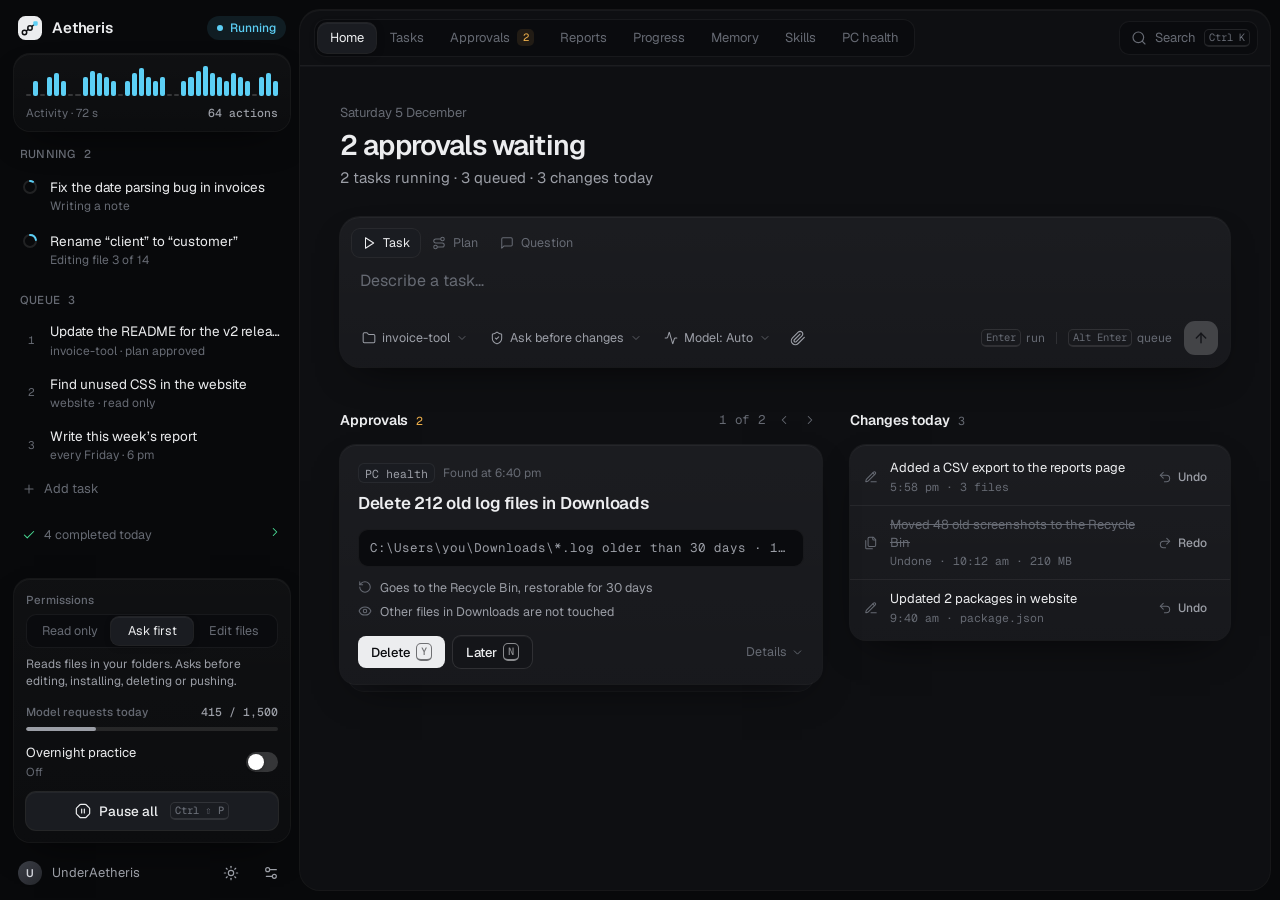
<file: docs/design/prototype-v0.6/aetheris-prototype-v0.6.html>
<!doctype html><html lang="en"><head><meta charset="utf-8"><meta name="viewport" content="width=device-width,initial-scale=1"><title>Aetheris · prototype v0.6</title><style>@font-face{font-family:"Geist";src:url([data-uri]) format("woff2");font-weight:100 900;font-display:swap}@font-face{font-family:"Geist Mono";src:url([data-uri]) format("woff2");font-weight:100 900;font-display:swap}/* Aetheris design tokens v0.6. Dark is the default. Fonts (Geist, Geist Mono; SIL OFL 1.1) are injected by build.py. */
:root{
  --font:"Geist","Segoe UI Variable Text","Segoe UI",system-ui,sans-serif;
  --mono:"Geist Mono","Cascadia Mono",Consolas,monospace;
  --r-xs:6px; --r-sm:8px; --r:10px; --r-md:12px; --r-lg:16px; --r-xl:20px;
  --ease:cubic-bezier(.2,.8,.2,1); --ease-out:cubic-bezier(.16,1,.3,1); --spring:cubic-bezier(.34,1.32,.64,1);
  --t-fast:140ms; --t:220ms; --t-slow:460ms;
}
:root,[data-theme="dark"]{
  color-scheme:dark;
  --bg:#08090B; --panel:#0E0F12; --raised:#141519; --raised-2:#1A1C21; --sunken:#0A0B0E;
  --surface:linear-gradient(180deg,rgba(255,255,255,.032),rgba(255,255,255,.014));
  --line:rgba(255,255,255,.06); --line-2:rgba(255,255,255,.10); --line-3:rgba(255,255,255,.17);
  --hi:inset 0 1px 0 rgba(255,255,255,.045);
  --text:#ECEDEF; --text-2:#9B9EA6; --text-3:#666A73;
  --live:#5CCFF5; --live-soft:rgba(92,207,245,.10); --live-line:rgba(92,207,245,.34);
  --ask:#F2B24C; --ask-soft:rgba(242,178,76,.10); --ask-line:rgba(242,178,76,.36);
  --bad:#F07A7A; --bad-soft:rgba(240,122,122,.10);
  --good:#4ADE96; --good-soft:rgba(74,222,150,.09);
  --add-bg:rgba(74,222,150,.08); --del-bg:rgba(240,122,122,.08);
  --btn:#ECEDEF; --btn-text:#0A0B0E;
  --spot:rgba(255,255,255,.055);
  --shadow:0 0 0 1px var(--line),var(--hi),0 16px 40px -20px rgba(0,0,0,.8);
  --shadow-pop:0 0 0 1px var(--line-2),var(--hi),0 28px 72px -18px rgba(0,0,0,.85);
  --ring:0 0 0 1px var(--live-line),0 0 0 5px rgba(92,207,245,.08);
  --scrim:rgba(4,5,7,.62);
}
[data-theme="light"]{
  color-scheme:light;
  --bg:#EEEEEC; --panel:#F8F8F7; --raised:#FFFFFF; --raised-2:#F2F2F0; --sunken:#F2F2F0;
  --surface:linear-gradient(180deg,#FFFFFF,#FCFCFB);
  --line:rgba(17,18,22,.07); --line-2:rgba(17,18,22,.11); --line-3:rgba(17,18,22,.18);
  --hi:inset 0 1px 0 rgba(255,255,255,.9);
  --text:#16171A; --text-2:#5C6068; --text-3:#8A8E96;
  --live:#0A86B8; --live-soft:rgba(10,134,184,.08); --live-line:rgba(10,134,184,.32);
  --ask:#B56A00; --ask-soft:rgba(214,138,20,.10); --ask-line:rgba(181,106,0,.36);
  --bad:#CC3B3B; --bad-soft:rgba(204,59,59,.08);
  --good:#178A52; --good-soft:rgba(23,138,82,.08);
  --add-bg:rgba(23,138,82,.07); --del-bg:rgba(204,59,59,.06);
  --btn:#16171A; --btn-text:#FFFFFF;
  --spot:rgba(10,134,184,.05);
  --shadow:0 0 0 1px var(--line),0 1px 2px rgba(17,18,22,.04),0 10px 28px -14px rgba(17,18,22,.14);
  --shadow-pop:0 0 0 1px var(--line-2),0 28px 72px -18px rgba(17,18,22,.3);
  --ring:0 0 0 1px var(--live-line),0 0 0 5px rgba(10,134,184,.07);
  --scrim:rgba(238,238,236,.6);
}
*{box-sizing:border-box;margin:0;padding:0}
html,body{height:100%}
body{font-family:var(--font);font-size:14px;line-height:1.5;color:var(--text);background:var(--bg);-webkit-font-smoothing:antialiased;overflow:hidden;font-feature-settings:"ss01","cv11"}
button{font:inherit;color:inherit;background:none;border:0;cursor:pointer}
input,textarea{font:inherit;color:inherit;background:none;border:0;outline:0;resize:none}
svg{width:16px;height:16px;flex:none;stroke-width:1.75}
.mono{font-family:var(--mono);font-size:12.5px;letter-spacing:-.01em}
.muted{color:var(--text-2)} .faint{color:var(--text-3)}
:focus-visible{outline:2px solid var(--live);outline-offset:2px;border-radius:8px}
input:focus-visible,textarea:focus-visible{outline:none}
body.theming *{transition:background-color var(--t) var(--ease),border-color var(--t) var(--ease),color var(--t) var(--ease)!important}
kbd,.kbd{font-family:var(--mono);font-size:10.5px;color:var(--text-3);border:1px solid var(--line-2);border-bottom-width:2px;border-radius:5px;padding:0 4px;line-height:15px;background:transparent;white-space:nowrap}
.sp{flex:1}

/* ---------- shell ---------- */
.app{display:grid;grid-template-columns:300px 1fr;height:100vh}

/* Console: the left column is about the agent and your control over it, not page links. */
.con{display:flex;flex-direction:column;min-height:0;padding:14px 10px 10px 14px;gap:14px}
.con-h{display:flex;align-items:center;gap:10px;padding:2px 4px 0}
.con-h .mark{width:24px;height:24px}
.con-h b{font-weight:600;letter-spacing:-.01em;font-size:15px}
.state{margin-left:auto;display:inline-flex;align-items:center;gap:7px;height:24px;padding:0 10px;border-radius:999px;font-size:12px;font-weight:500;background:var(--live-soft);color:var(--live);transition:all var(--t) var(--ease)}
.state i{width:6px;height:6px;border-radius:50%;background:currentColor;animation:breathe 2.2s ease-in-out infinite}
.state.paused{background:var(--raised-2);color:var(--text-2)} .state.paused i{animation:none}
.state.ask{background:var(--ask-soft);color:var(--ask)}
@keyframes breathe{0%,100%{opacity:1;transform:scale(1)}50%{opacity:.45;transform:scale(.8)}}

.pulse-box{padding:12px 12px 10px;border-radius:var(--r-lg);background:var(--surface);box-shadow:var(--shadow)}
.bars{display:flex;align-items:flex-end;gap:2px;height:30px}
.bars i{flex:1;border-radius:2px;background:var(--line-3);min-height:2px;transition:height .5s var(--ease-out),background .4s}
.bars i.on{background:var(--live)}
.bars i.ask{background:var(--ask)}
.pulse-box .cap{display:flex;justify-content:space-between;margin-top:8px;font-size:11.5px;color:var(--text-3)}
.pulse-box .cap b{color:var(--text-2);font-weight:500;font-family:var(--mono);font-size:11.5px}

.con-scroll{flex:1;min-height:0;overflow:auto;display:flex;flex-direction:column;gap:14px;margin-right:-4px;padding-right:4px}
.grp-h{display:flex;align-items:center;gap:8px;padding:0 6px 6px;font-size:11.5px;font-weight:500;color:var(--text-3);letter-spacing:.02em}
.grp-h .n{font-family:var(--mono)}
.grp-h .hint{margin-left:auto;font-weight:400;opacity:0;transition:opacity var(--t)}
.grp:hover .grp-h .hint{opacity:1}
.ti{position:relative;display:grid;grid-template-columns:18px 1fr;gap:10px;align-items:start;padding:8px 8px;border-radius:var(--r);cursor:pointer;transition:background var(--t-fast)}
.ti:hover{background:var(--raised)}
.ti.on{background:var(--raised);box-shadow:0 0 0 1px var(--line),var(--hi)}
.ti>div{min-width:0}
.ti .t{white-space:nowrap;overflow:hidden;text-overflow:ellipsis;font-size:13.5px}
.ti .m{font-size:12px;color:var(--text-3);white-space:nowrap;overflow:hidden;text-overflow:ellipsis;transition:color var(--t)}
.ti .m.ask{color:var(--ask)}
.ti .tools{position:absolute;right:6px;top:50%;transform:translateY(-50%);display:flex;gap:2px;padding-left:30px;opacity:0;pointer-events:none;background:linear-gradient(90deg,transparent,var(--raised) 24px);transition:opacity var(--t-fast)}
.ti:hover .tools,.ti:focus-within .tools{pointer-events:auto}
.ti:hover .tools,.ti:focus-within .tools{opacity:1}
.mini{width:24px;height:24px;display:grid;place-items:center;border-radius:7px;color:var(--text-3)}
.mini:hover{background:var(--raised-2);color:var(--text)}
.mini svg{width:14px;height:14px}
.ring{width:16px;height:16px;margin-top:2px}
.ring circle{fill:none;stroke-width:2}
.ring .bg{stroke:var(--line-2)} .ring .fg{stroke:var(--live);stroke-linecap:round;transition:stroke-dashoffset var(--t-slow) var(--ease)}
.ring.ask .fg{stroke:var(--ask)} .ring.paused .fg{stroke:var(--text-3)}
.ring.spin{animation:spin 2.4s linear infinite}
@keyframes spin{to{transform:rotate(360deg)}}
.q{grid-template-columns:18px 1fr;align-items:center;padding:7px 8px}
.q>.grip,.q>.pos{grid-row:1;grid-column:1;transition:opacity var(--t-fast)}
.q>div{grid-row:1;grid-column:2}
.q .grip{color:var(--text-2);cursor:grab;opacity:0;display:grid;place-items:center}
.q:hover .grip{opacity:1}
.q:hover .pos{opacity:0}
.q .grip svg{width:13px;height:13px}
.q .pos{font-family:var(--mono);font-size:11px;color:var(--text-3);text-align:center}
.q.drag{opacity:.4}
.q.over{box-shadow:inset 0 2px 0 var(--live)}
.addq{display:flex;align-items:center;gap:8px;height:32px;padding:0 8px;margin-top:2px;border-radius:var(--r);color:var(--text-3);font-size:13px;width:100%}
.addq:hover{color:var(--text);background:var(--raised)}
.addq svg{width:14px;height:14px}
.doneline{display:flex;align-items:center;gap:8px;padding:6px 8px;border-radius:var(--r);font-size:12.5px;color:var(--text-3);cursor:pointer}
.doneline:hover{background:var(--raised);color:var(--text-2)}
.doneline svg{width:14px;height:14px;color:var(--good)}
.doneline .chev{margin-left:auto;color:var(--text-3)}

.ctrl{border-radius:var(--r-lg);background:var(--surface);box-shadow:var(--shadow);padding:12px;display:flex;flex-direction:column;gap:12px}
.ctrl .lbl{font-size:11.5px;color:var(--text-3);font-weight:500;display:flex;justify-content:space-between;align-items:center}
.ctrl .lbl b{font-family:var(--mono);font-weight:500;color:var(--text-2)}
.level{position:relative;display:grid;grid-template-columns:repeat(3,1fr);padding:3px;border-radius:var(--r);background:var(--sunken);box-shadow:inset 0 0 0 1px var(--line);margin-top:6px}
.level button{position:relative;z-index:1;height:28px;font-size:12.5px;color:var(--text-3);border-radius:8px;transition:color var(--t)}
.level button.on{color:var(--text)}
.level .knob{position:absolute;top:3px;bottom:3px;left:3px;width:calc((100% - 6px)/3);border-radius:8px;background:var(--raised-2);box-shadow:0 0 0 1px var(--line-2),var(--hi),0 2px 6px rgba(0,0,0,.25);transition:transform var(--t-slow) var(--spring)}
.level-d{font-size:12px;color:var(--text-2);margin-top:8px;line-height:1.45;min-height:35px}
.budget{height:4px;border-radius:2px;background:var(--line-2);overflow:hidden;margin-top:7px}
.budget i{display:block;height:100%;border-radius:2px;background:var(--text-2);transition:width .6s var(--ease-out)}
.row-sw{display:flex;align-items:center;justify-content:space-between;font-size:13px}
.row-sw .s{font-size:11.5px;color:var(--text-3);display:block}
.kill{display:flex;align-items:center;justify-content:center;gap:8px;height:38px;border-radius:var(--r);font-weight:500;font-size:13.5px;color:var(--text);background:var(--raised-2);box-shadow:0 0 0 1px var(--line-2),var(--hi);transition:all var(--t) var(--ease)}
.kill:hover{box-shadow:0 0 0 1px var(--bad),0 0 0 4px var(--bad-soft);color:var(--bad)}
.kill kbd{margin-left:4px}
.kill.resume{background:var(--live);color:var(--btn-text);box-shadow:none}
.kill.resume:hover{box-shadow:0 0 0 4px var(--live-soft);color:var(--btn-text)}
.kill.resume kbd{color:inherit;border-color:currentColor;opacity:.6}
.me{display:flex;align-items:center;gap:10px;padding:2px 4px;font-size:13px;color:var(--text-2)}
.av{width:24px;height:24px;border-radius:50%;background:linear-gradient(135deg,#3a3d45,#24262b);display:grid;place-items:center;font-size:11px;font-weight:600;color:#cfd2d8}
[data-theme="light"] .av{background:linear-gradient(135deg,#dcdcd8,#c8c8c3);color:#3c3e44}
.iconbtn{width:30px;height:30px;display:grid;place-items:center;border-radius:var(--r-sm);color:var(--text-2);transition:background var(--t-fast),color var(--t-fast)}
.iconbtn:hover{background:var(--raised-2);color:var(--text)}

.sw{width:32px;height:20px;border-radius:10px;background:var(--line-3);position:relative;transition:background var(--t) var(--ease);flex:none}
.sw::after{content:"";position:absolute;top:2px;left:2px;width:16px;height:16px;border-radius:50%;background:#fff;box-shadow:0 1px 3px rgba(0,0,0,.35);transition:transform var(--t-slow) var(--spring)}
.sw.on{background:var(--live)} .sw.on::after{transform:translateX(12px)}

.main{margin:10px 10px 10px 0;background:var(--panel);border-radius:var(--r-xl);box-shadow:0 0 0 1px var(--line),var(--hi);display:flex;flex-direction:column;min-width:0;min-height:0;overflow:hidden;position:relative}
.top{height:56px;flex:none;display:flex;align-items:center;gap:8px;padding:0 12px 0 14px;border-bottom:1px solid var(--line);position:relative;z-index:5}
.tabs-nav{position:relative;display:flex;gap:2px;padding:4px;border-radius:12px;background:var(--sunken);box-shadow:inset 0 0 0 1px var(--line)}
.tabs-nav a{position:relative;z-index:1;display:flex;align-items:center;gap:7px;height:30px;padding:0 12px;border-radius:9px;font-size:13px;color:var(--text-3);cursor:pointer;white-space:nowrap;transition:color var(--t)}
.tabs-nav a:hover{color:var(--text)}
.tabs-nav a.on{color:var(--text)}
.tabs-nav a svg{width:15px;height:15px}
.tabs-nav a .n{font-family:var(--mono);font-size:10.5px;min-width:17px;height:17px;padding:0 4px;border-radius:5px;display:grid;place-items:center;background:var(--ask-soft);color:var(--ask)}
.tabs-nav .ind{position:absolute;top:4px;bottom:4px;left:0;border-radius:9px;background:var(--raised-2);box-shadow:0 0 0 1px var(--line-2),var(--hi),0 2px 8px rgba(0,0,0,.25);transition:transform var(--t-slow) var(--spring),width var(--t-slow) var(--spring)}
.chip{display:inline-flex;align-items:center;gap:6px;height:30px;padding:0 10px;border-radius:var(--r-sm);color:var(--text-2);font-size:12.5px;white-space:nowrap;transition:background var(--t-fast),color var(--t-fast),box-shadow var(--t-fast)}
button.chip:hover,button.chip.open{background:var(--raised-2);color:var(--text)}
.chip svg{width:14px;height:14px}
.chip .chev{width:12px;height:12px;opacity:.6}
.chip.out{box-shadow:0 0 0 1px var(--line)}
.searchbtn{display:flex;align-items:center;gap:8px;height:34px;padding:0 8px 0 12px;border-radius:10px;color:var(--text-3);background:var(--sunken);box-shadow:inset 0 0 0 1px var(--line);font-size:13px;transition:all var(--t-fast)}
.searchbtn:hover{color:var(--text-2);box-shadow:inset 0 0 0 1px var(--line-2)}
.meter{width:36px;height:4px;border-radius:2px;background:var(--line-2);overflow:hidden}
.meter i{display:block;height:100%;background:var(--text-2);border-radius:2px}
.view{flex:1;min-height:0;overflow:auto;position:relative}
.view.enter>*{animation:viewIn var(--t-slow) var(--ease-out)}
@keyframes viewIn{from{opacity:0;transform:translateY(8px)}to{opacity:1;transform:none}}
.pausebar{display:flex;align-items:center;gap:10px;padding:0 14px 0 18px;height:0;overflow:hidden;background:var(--raised);border-bottom:1px solid transparent;font-size:13px;color:var(--text-2);transition:height var(--t-slow) var(--ease-out),border-color var(--t)}
.pausebar.on{height:44px;border-color:var(--line)}
.pausebar svg{color:var(--text)}
.pausebar b{color:var(--text);font-weight:500}
.pausebar .btn{margin-left:auto}

/* ---------- buttons ---------- */
.btn{display:inline-flex;align-items:center;justify-content:center;gap:6px;height:32px;padding:0 13px;border-radius:var(--r-sm);font-weight:500;font-size:13px;white-space:nowrap;transition:background var(--t-fast),box-shadow var(--t-fast),transform var(--t-fast),opacity var(--t-fast),color var(--t-fast)}
.btn:active{transform:scale(.96)}
.btn svg{width:14px;height:14px}
.btn.pri{background:var(--btn);color:var(--btn-text);box-shadow:var(--hi)}
.btn.pri:hover{opacity:.9}
.btn.sec{box-shadow:0 0 0 1px var(--line-2),var(--hi);background:var(--raised)}
.btn.sec:hover{background:var(--raised-2)}
.btn.ghost{color:var(--text-2)} .btn.ghost:hover{background:var(--raised-2);color:var(--text)}
.btn.ask{background:var(--ask);color:#1a1205}
[data-theme="light"] .btn.ask{color:#fff}
.btn.live{background:var(--live);color:var(--btn-text)}
.btn kbd{border-color:currentColor;opacity:.55;color:inherit}
.btn.sm{height:26px;padding:0 9px;font-size:12px}
.seg{display:inline-flex;padding:2px;border-radius:var(--r-sm);box-shadow:inset 0 0 0 1px var(--line);gap:2px;background:var(--sunken)}
.seg button{height:24px;padding:0 8px;border-radius:6px;font-family:var(--mono);font-size:11.5px;color:var(--text-3)}
.seg button.on{background:var(--raised-2);color:var(--text);box-shadow:0 0 0 1px var(--line)}

/* ---------- popover ---------- */
.pop{position:fixed;z-index:70;min-width:240px;max-width:340px;padding:6px;border-radius:var(--r-md);background:var(--raised);box-shadow:var(--shadow-pop);animation:popIn var(--t) var(--ease-out) both;transform-origin:top left}
@keyframes popIn{from{opacity:0;transform:translateY(-4px) scale(.97)}}
.pop h6{font-size:11px;font-weight:500;color:var(--text-3);padding:6px 8px 4px;letter-spacing:.02em}
.pop .o{display:grid;grid-template-columns:18px 1fr auto;gap:10px;align-items:start;padding:8px;border-radius:8px;cursor:pointer}
.pop .o:hover,.pop .o.kb{background:var(--raised-2)}
.pop .o svg{color:var(--text-3);margin-top:2px}
.pop .o .t{font-size:13.5px}
.pop .o .d{font-size:12px;color:var(--text-3);line-height:1.4;margin-top:1px}
.pop .o .r{font-family:var(--mono);font-size:11px;color:var(--text-3);margin-top:3px;white-space:nowrap}
.pop .o.sel .ck{color:var(--live)}

/* ---------- cards & spotlight ---------- */
.card{position:relative;background:var(--surface);background-color:var(--raised);border-radius:var(--r-lg);box-shadow:var(--shadow);isolation:isolate}
.card::before{content:"";position:absolute;inset:0;border-radius:inherit;pointer-events:none;z-index:-1;opacity:0;transition:opacity var(--t-slow);background:radial-gradient(420px circle at var(--mx,50%) var(--my,50%),var(--spot),transparent 60%)}
.card:hover::before{opacity:1}

/* ---------- home ---------- */
.home{max-width:1080px;margin:0 auto;padding:36px 40px 72px}
.hello{display:block}
.hello .date{font-size:13px;color:var(--text-3)}
.hello h1{font-size:28px;font-weight:600;letter-spacing:-.03em;margin-top:6px;line-height:1.15}
.hello p{color:var(--text-2);margin-top:6px;font-size:15px}
.hello p b{color:var(--text);font-weight:500}
.stats{margin-left:auto;display:flex;gap:4px}
.stat{padding:10px 14px;border-radius:var(--r-md);min-width:96px;cursor:pointer;transition:background var(--t-fast)}
.stat:hover{background:var(--raised)}
.stat .v{font-size:22px;font-weight:600;letter-spacing:-.02em;font-variant-numeric:tabular-nums;display:flex;align-items:center;gap:8px}
.stat .v i{width:7px;height:7px;border-radius:50%}
.stat .k{font-size:12px;color:var(--text-3)}
.dot{display:inline-block;width:7px;height:7px;border-radius:50%;background:var(--text-3)}
.dot.ask{background:var(--ask)} .dot.live{background:var(--live)} .dot.good{background:var(--good)}

.composer{margin-top:28px;border-radius:var(--r-xl);transition:box-shadow var(--t) var(--ease)}
.composer.focus{box-shadow:var(--ring),var(--hi),0 24px 60px -24px rgba(0,0,0,.8)}
.modes{display:flex;gap:2px;padding:12px 12px 0}
.modes button{display:flex;align-items:center;gap:7px;height:28px;padding:0 10px;border-radius:8px;font-size:12.5px;color:var(--text-3);transition:all var(--t-fast)}
.modes button:hover{color:var(--text)}
.modes button.on{color:var(--text);background:var(--raised-2);box-shadow:0 0 0 1px var(--line)}
.modes button svg{width:14px;height:14px}
.composer textarea{display:block;width:100%;padding:12px 20px 4px;font-size:16px;line-height:1.5;min-height:56px}
.composer textarea::placeholder{color:var(--text-3)}
.composer .bar{display:flex;align-items:center;gap:2px;padding:8px 12px 12px}
.send{width:34px;height:34px;border-radius:11px;display:grid;place-items:center;background:var(--btn);color:var(--btn-text);transition:transform var(--t) var(--spring),opacity var(--t-fast)}
.send:not(:disabled):hover{transform:scale(1.06)}
.send:disabled{opacity:.2;cursor:default}
.send svg{stroke-width:2.25}
.before{display:grid;grid-template-rows:0fr;transition:grid-template-rows var(--t-slow) var(--ease-out)}
.before.on{grid-template-rows:1fr}
.before>div{overflow:hidden}
.before .in{margin:0 12px 12px;padding:12px 14px;border-radius:var(--r-md);background:var(--sunken);box-shadow:inset 0 0 0 1px var(--line);display:grid;grid-template-columns:repeat(4,1fr);gap:12px}
.before .k{font-size:11px;color:var(--text-3);letter-spacing:.02em;display:flex;align-items:center;gap:6px}
.before .k svg{width:12px;height:12px}
.before .v{font-size:13px;margin-top:3px;color:var(--text);line-height:1.4}
.before .v.flash{animation:flash .6s var(--ease-out)}
@keyframes flash{from{color:var(--live)}}
.sugg{display:flex;gap:8px;margin-top:12px;flex-wrap:wrap}
.sugg button{display:flex;align-items:center;gap:8px;height:32px;padding:0 12px;border-radius:999px;color:var(--text-2);font-size:12.5px;box-shadow:inset 0 0 0 1px var(--line);transition:all var(--t-fast)}
.sugg button:hover{color:var(--text);background:var(--raised);box-shadow:inset 0 0 0 1px var(--line-2)}
.sugg svg{width:14px;height:14px;color:var(--text-3)}

.planrev{margin-top:16px;padding:16px;animation:stIn var(--t-slow) var(--ease-out) both}
.planrev .h{display:flex;align-items:center;gap:10px}
.planrev .h b{font-weight:600;font-size:15px}
.planrev .h .tag{margin-left:4px}
.planrev .sub{font-size:13px;color:var(--text-2);margin-top:4px}
.psteps{margin-top:12px;display:flex;flex-direction:column;gap:4px}
.ps{display:grid;grid-template-columns:14px 22px 1fr auto auto;gap:10px;align-items:center;padding:8px 10px;border-radius:var(--r);background:var(--sunken);box-shadow:inset 0 0 0 1px var(--line);transition:opacity var(--t),background var(--t)}
.ps.off{opacity:.45} .ps.off .tt{text-decoration:line-through}
.ps .grip{color:var(--text-3);cursor:grab;display:grid;place-items:center} .ps .grip svg{width:13px;height:13px}
.ps .no{font-family:var(--mono);font-size:11px;color:var(--text-3)}
.ps .tt{font-size:13.5px;outline:none;border-radius:4px}
.ps .tt:focus{box-shadow:0 0 0 1px var(--live-line);background:var(--raised)}
.ps .perm{font-family:var(--mono);font-size:11px;padding:2px 7px;border-radius:5px;cursor:pointer;white-space:nowrap}
.ps .perm.look{color:var(--text-3);box-shadow:inset 0 0 0 1px var(--line-2)}
.ps .perm.ask{color:var(--ask);background:var(--ask-soft)}
.ps .perm.auto{color:var(--live);background:var(--live-soft)}
.ps.drag{opacity:.35} .ps.over{box-shadow:inset 0 2px 0 var(--live),inset 0 0 0 1px var(--line)}
.planrev .acts{display:flex;gap:8px;margin-top:14px;align-items:center}
.planrev .acts .faint{font-size:12px}

.grid{display:grid;grid-template-columns:minmax(0,1fr) 380px;gap:28px;margin-top:40px;align-items:start}
.col{display:flex;flex-direction:column;gap:32px;min-width:0}
.sec-h{display:flex;align-items:center;gap:8px;margin-bottom:12px;min-height:26px}
.sec-h h2{font-size:14px;font-weight:600;letter-spacing:-.005em}
.sec-h .c{font-family:var(--mono);font-size:11.5px;color:var(--text-3)}
.sec-h .c.ask{color:var(--ask)}
.sec-h .r{margin-left:auto;display:flex;align-items:center;gap:6px;font-size:12px;color:var(--text-3)}
.sec-h a{margin-left:auto;font-size:12.5px;color:var(--text-3);cursor:pointer;display:flex;align-items:center;gap:2px}
.sec-h a:hover{color:var(--text)}
.sec-h a svg{width:13px;height:13px}

/* decision stack */
.dstack{position:relative;padding-bottom:16px}
.dstack .back{position:absolute;left:0;right:0;bottom:0;height:60px;border-radius:var(--r-lg);background:var(--raised);box-shadow:0 0 0 1px var(--line);transition:all var(--t-slow) var(--ease-out)}
.dstack .back.b1{transform:scale(.965);bottom:8px;opacity:.8}
.dstack .back.b2{transform:scale(.93);bottom:0;opacity:.5}
.dcard{position:relative;z-index:2;padding:18px 18px 16px;transition:transform var(--t-slow) var(--ease-out),opacity var(--t-slow) var(--ease-out)}
.dcard.out-yes{transform:translate(40px,-8px) rotate(1.2deg);opacity:0}
.dcard.out-no{transform:translate(-40px,-8px) rotate(-1.2deg);opacity:0}
.dcard.in{animation:dIn var(--t-slow) var(--ease-out) both}
@keyframes dIn{from{transform:translateY(14px) scale(.97);opacity:.4}}
.dcard .src{display:flex;align-items:center;gap:8px;font-size:12px;color:var(--text-3)}
.dcard .src .tag{height:20px}
.dcard .tt{font-size:17px;font-weight:600;letter-spacing:-.015em;margin-top:8px}
.dcard .cmd{margin-top:12px;padding:10px 12px;border-radius:var(--r);background:var(--sunken);box-shadow:inset 0 0 0 1px var(--line);color:var(--text-2);font-family:var(--mono);font-size:12.5px;white-space:nowrap;overflow:hidden;text-overflow:ellipsis}
.dcard .facts{display:flex;flex-direction:column;gap:6px;margin-top:12px}
.dcard .fact{display:flex;gap:8px;font-size:12.5px;color:var(--text-2);line-height:1.4}
.dcard .fact svg{width:14px;height:14px;color:var(--text-3);margin-top:1px}
.dcard .det{display:grid;grid-template-rows:0fr;transition:grid-template-rows var(--t-slow) var(--ease-out)}
.dcard .det.on{grid-template-rows:1fr}
.dcard .det>div{overflow:hidden}
.dcard .det ul{list-style:none;margin-top:12px;border-top:1px solid var(--line);padding-top:10px;display:flex;flex-direction:column;gap:4px}
.dcard .det li{display:flex;justify-content:space-between;font-family:var(--mono);font-size:12px;color:var(--text-2)}
.dcard .det li span:last-child{color:var(--text-3)}
.dcard .acts{display:flex;align-items:center;gap:8px;margin-top:16px}
.dcard .acts .more{font-size:12.5px;color:var(--text-3);display:flex;align-items:center;gap:4px}
.dcard .acts .more:hover{color:var(--text)}
.dcard .acts .more svg{width:13px;height:13px;transition:transform var(--t)}
.dcard .acts .more.on svg{transform:rotate(180deg)}
.dnav{display:flex;gap:2px}
.allclear{padding:22px 18px;display:flex;gap:12px;align-items:center;color:var(--text-2);font-size:13.5px}
.allclear .ic{width:32px;height:32px;border-radius:10px;display:grid;place-items:center;background:var(--good-soft);color:var(--good)}

/* running */
.stack{display:flex;flex-direction:column;gap:10px}
.live-card{padding:14px 16px;cursor:pointer;transition:transform var(--t) var(--ease),box-shadow var(--t)}
.live-card:hover{transform:translateY(-1px)}
.live-card .h{display:flex;align-items:center;gap:10px}
.live-card .tt{font-weight:500;font-size:14.5px;white-space:nowrap;overflow:hidden;text-overflow:ellipsis}
.live-card .el{margin-left:auto;color:var(--text-3);white-space:nowrap}
.live-card .tools{display:flex;gap:2px;margin-left:6px}
.strip{display:flex;align-items:center;margin:12px 0 10px}
.strip i{height:2px;flex:1;background:var(--line-2);position:relative;overflow:hidden}
.strip i.done{background:var(--text-3)}
.strip i.act::after{content:"";position:absolute;inset:0;background:linear-gradient(90deg,transparent,var(--live),transparent);animation:sweep 1.4s linear infinite}
.paused-all .strip i.act::after,.paused-all .ring.spin,.paused-all .shimmer,.paused-all .caret::after,.paused-all .plan .p.act::after{animation-play-state:paused}
@keyframes sweep{from{transform:translateX(-100%)}to{transform:translateX(100%)}}
.node{width:10px;height:10px;flex:none;border:1.5px solid var(--text-3);border-radius:50%;background:var(--raised);transition:all var(--t) var(--ease)}
.node.sq{border-radius:2.5px}
.node.done{background:var(--text-3);border-color:var(--text-3)}
.node.done.look{background:var(--raised)}
.node.act{border-color:var(--live);background:var(--live);box-shadow:0 0 0 3px var(--live-soft)}
.node.ask{border-color:var(--ask);background:var(--ask);border-radius:2.5px;box-shadow:0 0 0 3px var(--ask-soft)}
.node.wait{opacity:.5}
.now{display:flex;align-items:center;gap:8px;font-size:13px;color:var(--text-2);min-height:20px}
.caret::after{content:"";display:inline-block;width:6px;height:13px;background:var(--live);margin-left:2px;vertical-align:-2px;animation:blink 1s steps(1) infinite;border-radius:1px}
@keyframes blink{50%{opacity:0}}

/* changed today */
.chg{padding:4px 0}
.chg .r{display:grid;grid-template-columns:16px 1fr auto;gap:10px;align-items:center;padding:10px 14px;border-top:1px solid var(--line);transition:opacity var(--t)}
.chg .r:first-child{border-top:0}
.chg .r svg{width:14px;height:14px;color:var(--text-3)}
.chg .r .t{font-size:13px;line-height:1.35}
.chg .r .m{font-size:11.5px;color:var(--text-3);font-family:var(--mono);margin-top:1px}
.chg .r.undone .t{color:var(--text-3);text-decoration:line-through}
.chg .r .btn{height:26px;padding:0 9px;font-size:12px}
.chg .r.fresh{animation:fresh 1.6s var(--ease-out)}
@keyframes fresh{from{background:var(--live-soft)}}

.tag{display:inline-flex;align-items:center;gap:4px;height:20px;padding:0 7px;border-radius:6px;font-size:11.5px;font-family:var(--mono);background:var(--raised-2);color:var(--text-2);box-shadow:inset 0 0 0 1px var(--line);white-space:nowrap}
.tag svg{width:12px;height:12px}
.tag.good{background:var(--good-soft);color:var(--good);box-shadow:none}
.tag.bad{background:var(--bad-soft);color:var(--bad);box-shadow:none}
.tag.ask{background:var(--ask-soft);color:var(--ask);box-shadow:none}
.tag.live{background:var(--live-soft);color:var(--live);box-shadow:none}

.score{padding:16px}
.score .lbl{font-size:12.5px;color:var(--text-2);display:flex;justify-content:space-between}
.score .big{display:flex;align-items:baseline;gap:6px;margin-top:4px}
.score .big b{font-size:34px;font-weight:600;letter-spacing:-.03em;font-variant-numeric:tabular-nums}
.score .big span{color:var(--text-3);font-size:14px}
.score .delta{color:var(--good);font-size:12px;font-family:var(--mono);margin-left:auto}
.chart{margin:10px -4px 0;height:72px;position:relative}
.chart svg{width:100%;height:100%;overflow:visible}
.chart .ln{fill:none;stroke:var(--text);stroke-width:1.5;stroke-linejoin:round;stroke-dasharray:600;stroke-dashoffset:600;animation:draw 1.4s var(--ease-out) .2s forwards}
.chart .ar{fill:url(#ga);opacity:0;animation:fade .8s ease .9s forwards}
.chart .kp{fill:var(--good);opacity:0;animation:fade .3s ease 1.3s forwards}
.chart .hit{fill:transparent;cursor:crosshair}
.chart .tip{position:absolute;top:-30px;transform:translateX(-50%);padding:3px 8px;border-radius:6px;background:var(--btn);color:var(--btn-text);font-size:11.5px;font-family:var(--mono);white-space:nowrap;pointer-events:none;opacity:0;transition:opacity var(--t-fast),left var(--t) var(--ease-out)}
.chart .tip.on{opacity:1}
.chart .ax{display:flex;justify-content:space-between;font-family:var(--mono);font-size:10px;color:var(--text-3);margin-top:6px}
@keyframes draw{to{stroke-dashoffset:0}}
@keyframes fade{to{opacity:1}}
.tried{border-top:1px solid var(--line);margin-top:30px}
.tried div{display:grid;grid-template-columns:1fr auto;gap:8px;align-items:center;padding:9px 0 0;font-size:13px}
.tried div span{color:var(--text-2);white-space:nowrap;overflow:hidden;text-overflow:ellipsis}
.pc{padding:6px 16px}
.pc .r{display:grid;grid-template-columns:18px 1fr auto;gap:10px;align-items:center;padding:10px 0;border-top:1px solid var(--line);font-size:13.5px}
.pc .r:first-child{border-top:0}
.pc .r svg{color:var(--text-3)}
.pc .r .v{font-family:var(--mono);font-size:12px;color:var(--text-2)}
.pc .bar{grid-column:2/4;height:4px;border-radius:2px;background:var(--line-2);margin-top:-4px;overflow:hidden}
.pc .bar i{display:block;height:100%;border-radius:2px;background:var(--text-2);transform-origin:left;animation:grow 1s var(--ease-out) both .3s}
.pc .bar i.warn{background:var(--ask)}
@keyframes grow{from{transform:scaleX(0)}}
/* ---------- task ---------- */
.task{display:grid;grid-template-columns:minmax(0,1fr) 452px;height:100%;min-height:0}
.thread-wrap{display:flex;flex-direction:column;min-height:0;border-right:1px solid var(--line)}
.thead{padding:20px 28px 14px;flex:none;border-bottom:1px solid var(--line)}
.thead .r1{display:flex;align-items:flex-start;gap:16px}
.thead h1{font-size:20px;font-weight:600;letter-spacing:-.02em;line-height:1.3}
.thead .ctl{margin-left:auto;display:flex;gap:6px;align-items:center;flex:none}
.thead .ctl .btn{height:28px}
.thead .meta{display:flex;gap:4px;margin:8px 0 0 -10px;flex-wrap:wrap;align-items:center}
.thead .meta .sp{flex:1}
.status{display:inline-flex;align-items:center;gap:7px;height:22px;padding:0 9px;border-radius:6px;font-size:12px;font-weight:500;background:var(--live-soft);color:var(--live)}
.status.ask{background:var(--ask-soft);color:var(--ask)}
.status.done{background:var(--good-soft);color:var(--good)}
.status.paused{background:var(--raised-2);color:var(--text-2)}
.status .dot{margin:0;background:currentColor}
.plan{display:grid;grid-template-columns:repeat(6,1fr);gap:4px;margin-top:18px}
.plan .p{font-size:12px;color:var(--text-3);padding-top:8px;position:relative;white-space:nowrap;overflow:hidden;text-overflow:ellipsis;transition:color var(--t)}
.plan .p::before{content:"";position:absolute;top:0;left:0;right:0;height:3px;border-radius:2px;background:var(--line-2);transition:background var(--t)}
.plan .p.done{color:var(--text-2)} .plan .p.done::before{background:var(--text-3)}
.plan .p.act{color:var(--text)} .plan .p.act::before{background:var(--live-line)}
.plan .p.act::after{content:"";position:absolute;top:0;left:0;height:3px;width:40%;border-radius:2px;background:var(--live);animation:slide 1.6s var(--ease) infinite}
@keyframes slide{0%{left:-40%}100%{left:100%}}
.plan .p.ask{color:var(--ask)} .plan .p.ask::before{background:var(--ask)}
.plan .p .i{font-family:var(--mono);font-size:11px;margin-right:5px;opacity:.7}

.thread{flex:1;overflow:auto;padding:20px 28px 24px;scroll-behavior:smooth}
.st{position:relative;display:grid;grid-template-columns:44px 20px 1fr;gap:0 10px;padding-bottom:6px;animation:stIn var(--t-slow) var(--ease-out) both}
@keyframes stIn{from{opacity:0;transform:translateY(8px)}to{opacity:1;transform:none}}
.st .tm{font-family:var(--mono);font-size:11.5px;color:var(--text-3);text-align:right;padding-top:5px}
.st .rail{position:relative;display:flex;justify-content:center;padding-top:8px}
.st .rail::after{content:"";position:absolute;top:24px;bottom:-4px;width:1px;background:var(--line-2)}
.st:last-child .rail::after{display:none}
.st .rail .node{position:relative;z-index:1}
.st .body{min-width:0;padding:2px 8px 10px;margin:0 -8px;border-radius:var(--r);cursor:pointer;transition:background var(--t-fast)}
.st .body:hover{background:var(--raised)}
.st.sel .body{background:var(--raised);box-shadow:0 0 0 1px var(--line)}
.st .ln1{display:flex;align-items:center;gap:8px;min-height:26px}
.st .ln1 .tt{font-size:14px}
.st .tool{font-family:var(--mono);font-size:11.5px;color:var(--text-3);margin-left:auto;white-space:nowrap}
.st .sub{font-size:13px;color:var(--text-2);margin-top:1px}
.st .sub .mono{font-size:12px}
.st .why{display:flex;gap:8px;align-items:flex-start;margin-top:8px;font-size:13px;color:var(--text-2)}
.st .why .tag{flex:none}
.st.think .body{cursor:default;background:none!important;box-shadow:none!important}
.st.think .txt{font-size:13.5px;color:var(--text-2);padding-top:3px;line-height:1.55}
.st.think .rail .node{width:6px;height:6px;border:0;background:var(--text-3);margin-top:2px;border-radius:50%}
.st .shimmer{background:linear-gradient(90deg,var(--text-2) 0%,var(--text) 40%,var(--text-2) 80%);background-size:200% 100%;-webkit-background-clip:text;background-clip:text;color:transparent;animation:shim 1.6s linear infinite}
@keyframes shim{from{background-position:100% 0}to{background-position:-100% 0}}
.st .stats{display:flex;gap:6px;margin-top:6px;flex-wrap:wrap}

.askbox{margin-top:8px;border-radius:var(--r-md);background:var(--raised);box-shadow:0 0 0 1px var(--ask-line),0 12px 32px -16px rgba(0,0,0,.5);padding:14px 16px;cursor:default;animation:askIn var(--t-slow) var(--ease-out) both}
@keyframes askIn{from{opacity:0;transform:translateY(6px) scale(.99)}to{opacity:1;transform:none}}
.askbox .q{font-size:15px;font-weight:500}
.askbox .cmd{margin-top:10px;padding:9px 12px;border-radius:var(--r-sm);background:var(--sunken);box-shadow:0 0 0 1px var(--line);font-family:var(--mono);font-size:12.5px}
.askbox .cmd .pr{color:var(--text-3);margin-right:8px;user-select:none}
.askbox dl{display:grid;grid-template-columns:auto 1fr;gap:6px 16px;margin-top:12px;font-size:13px}
.askbox dt{color:var(--text-3)} .askbox dd{color:var(--text-2)}
.askbox .acts{display:flex;gap:8px;margin-top:14px;align-items:center}
.askbox .acts .sp{flex:1}
.askbox.answered{box-shadow:0 0 0 1px var(--line);opacity:.75}

.donebox{margin-top:8px;padding:14px 16px;border-radius:var(--r-md);background:var(--good-soft);cursor:default}
.donebox .q{font-weight:500;color:var(--good);display:flex;align-items:center;gap:8px}
.donebox p{color:var(--text-2);font-size:13px;margin-top:4px}
.donebox .learnt{display:flex;flex-direction:column;gap:6px;margin-top:12px;padding-top:12px;border-top:1px solid var(--line);font-size:13px;color:var(--text-2)}
.donebox .learnt span{display:flex;gap:8px;align-items:center}
.donebox .learnt svg{width:14px;height:14px;color:var(--text-3)}
.donebox .acts{display:flex;gap:8px;margin-top:12px}

.steer{flex:none;padding:12px 28px 16px;border-top:1px solid var(--line)}
.steer .in{display:flex;align-items:center;gap:8px;height:42px;padding:0 6px 0 14px;border-radius:var(--r-md);background:var(--raised);box-shadow:0 0 0 1px var(--line)}
.steer .in:focus-within{box-shadow:0 0 0 1px var(--line-3)}
.steer input{flex:1;font-size:14px}
.steer input::placeholder{color:var(--text-3)}
.steer .hint{font-size:11.5px;color:var(--text-3);margin-top:6px;display:flex;gap:12px}

.insp{display:flex;flex-direction:column;min-height:0;background:var(--sunken)}
[data-theme="light"] .insp{background:#F6F6F4}
.tabs{display:flex;align-items:center;gap:2px;padding:10px 12px 0;border-bottom:1px solid var(--line);flex:none}
.tabs>button{display:flex;align-items:center;gap:6px;height:32px;padding:0 8px;font-size:13px;color:var(--text-3);position:relative;border-radius:6px 6px 0 0}
.tabs>button:hover{color:var(--text)}
.tabs>button.on{color:var(--text)}
.tabs>button.on::after{content:"";position:absolute;left:8px;right:8px;bottom:-1px;height:2px;border-radius:2px;background:var(--text)}
.tabs>button svg{width:14px;height:14px}
.tabs>button .live-dot{width:6px;height:6px;border-radius:50%;background:var(--live);animation:pulse 1.8s infinite}
.tabs .sp{flex:1}
.follow{display:flex;align-items:center;gap:6px;font-size:12px;color:var(--text-3);padding:0 2px 7px;white-space:nowrap}
.follow .sw{transform:scale(.85)}
.pane{flex:1;overflow:auto;min-height:0}
.empty{height:100%;display:grid;place-items:center;text-align:center;color:var(--text-3);font-size:13px;padding:24px}
.empty svg{width:22px;height:22px;margin-bottom:8px;stroke-width:1.5}

.file-h{display:flex;align-items:center;gap:8px;padding:12px 16px 8px;position:sticky;top:0;background:inherit;z-index:1}
.insp .pane{background:var(--sunken)} [data-theme="light"] .insp .pane{background:#F6F6F4}
.file-h .mono{color:var(--text)}
.file-h .tag{margin-left:auto}
.file-h .btn{height:24px;padding:0 8px;font-size:12px}
.diff{font-family:var(--mono);font-size:12px;line-height:20px;margin:0 12px 16px;border-radius:var(--r);box-shadow:0 0 0 1px var(--line);background:var(--panel);overflow:hidden}
.diff .l{display:grid;grid-template-columns:34px 14px 1fr;white-space:pre-wrap;word-break:break-word}
.diff .l.nw{animation:lineIn .25s ease both}
@keyframes lineIn{from{opacity:0;transform:translateX(-4px)}to{opacity:1;transform:none}}
.diff .l .no{color:var(--text-3);text-align:right;padding-right:8px;user-select:none;opacity:.7}
.diff .l .sg{color:var(--text-3);user-select:none}
.diff .l.a{background:var(--add-bg)} .diff .l.a .sg{color:var(--good)}
.diff .l.d{background:var(--del-bg)} .diff .l.d .sg{color:var(--bad)}
.diff .l.h{color:var(--text-3);background:var(--raised-2);padding:2px 0;white-space:nowrap}
.diff .l.h .cd{overflow:hidden;text-overflow:ellipsis}
.diff .l .cd{padding-right:10px}
.tk-k{color:#C792EA} .tk-s{color:#C3E88D} .tk-f{color:#82AAFF} .tk-c{color:var(--text-3);font-style:italic} .tk-n{color:#F78C6C}
[data-theme="light"] .tk-k{color:#8839C9} [data-theme="light"] .tk-s{color:#2E7D32} [data-theme="light"] .tk-f{color:#1F5FBF} [data-theme="light"] .tk-n{color:#B5520C}

.term{font-family:var(--mono);font-size:12px;line-height:19px;padding:12px 16px 16px;white-space:pre-wrap;color:var(--text-2)}
.term .cmdl{color:var(--text)} .term .cmdl::before{content:"$ ";color:var(--text-3)}
.term .p{color:var(--good)} .term .f{color:var(--bad)} .term .dim{color:var(--text-3)}
.term .sum{margin-top:6px;padding:6px 10px;border-radius:6px;display:inline-block}
.term .sum.f{background:var(--bad-soft)} .term .sum.p{background:var(--good-soft)}
.term .blk{margin-bottom:14px}

.browser{margin:12px;border-radius:var(--r);overflow:hidden;box-shadow:0 0 0 1px var(--line-2);background:var(--panel)}
.browser .bar{display:flex;align-items:center;gap:8px;height:34px;padding:0 10px;border-bottom:1px solid var(--line);background:var(--raised)}
.browser .bar .url{flex:1;height:22px;border-radius:5px;background:var(--sunken);display:flex;align-items:center;gap:6px;padding:0 8px;font-family:var(--mono);font-size:11px;color:var(--text-2);overflow:hidden;white-space:nowrap}
.browser .bar .url svg{width:11px;height:11px;color:var(--good)}
.browser .bar .lights{display:flex;gap:5px} .browser .bar .lights i{width:8px;height:8px;border-radius:50%;background:var(--line-3)}
.page{padding:16px 18px 20px;font-size:12.5px;color:var(--text-2);position:relative}
.page h3{font-size:15px;color:var(--text);font-weight:600;margin-bottom:6px}
.page h4{font-size:12.5px;color:var(--text);margin:12px 0 6px}
.page table{width:100%;border-collapse:collapse;font-size:11.5px}
.page td{padding:5px 6px;border-top:1px solid var(--line);vertical-align:top}
.page td:first-child{font-family:var(--mono);color:var(--text);width:44px}
.page tr.hl td{background:var(--live-soft);transition:background var(--t-slow)}
.page tr.hl td:first-child{box-shadow:inset 2px 0 0 var(--live)}
.cursor{width:14px;height:14px;margin:0 0 -4px 6px;pointer-events:none;filter:drop-shadow(0 2px 3px rgba(0,0,0,.4));animation:curIn .5s var(--ease-out) both}
@keyframes curIn{from{opacity:0;transform:translate(-14px,10px)}}
.page td:last-child{white-space:nowrap}
.readnote{margin:0 12px 12px;padding:10px 12px;border-radius:var(--r);background:var(--live-soft);font-size:12.5px;color:var(--text-2)}
.readnote b{color:var(--live);font-weight:500}

.files .f{display:grid;grid-template-columns:16px 1fr auto;gap:10px;align-items:center;padding:9px 16px;border-bottom:1px solid var(--line);font-size:13px}
.files .f svg{color:var(--text-3);width:14px;height:14px}
.files .f .mono{color:var(--text)}
.files h5{font-size:11.5px;font-weight:500;color:var(--text-3);padding:14px 16px 6px}

/* ---------- placeholder pages ---------- */
.todo-page{max-width:640px;margin:0 auto;padding:96px 40px}
.todo-page .ic{width:40px;height:40px;border-radius:10px;display:grid;place-items:center;background:var(--raised);box-shadow:var(--shadow);color:var(--text-2)}
.todo-page h1{font-size:22px;font-weight:600;margin-top:20px;letter-spacing:-.02em}
.todo-page p{color:var(--text-2);margin-top:6px}
.todo-page ul{margin-top:20px;list-style:none;display:flex;flex-direction:column;gap:8px}
.todo-page li{display:flex;gap:10px;color:var(--text-2);font-size:13.5px}
.todo-page li::before{content:"";width:5px;height:5px;border-radius:50%;background:var(--text-3);margin-top:8px;flex:none}

/* ---------- palette & toast ---------- */
.scrim{position:fixed;inset:0;background:var(--scrim);backdrop-filter:blur(2px);z-index:50;display:flex;justify-content:center;align-items:flex-start;padding-top:14vh;animation:fade var(--t) ease both;opacity:0}
.pal{width:600px;max-width:calc(100vw - 32px);background:var(--raised);border-radius:var(--r-lg);box-shadow:var(--shadow-pop);overflow:hidden;animation:palIn var(--t) var(--ease-out) both}
@keyframes palIn{from{opacity:0;transform:scale(.97) translateY(-6px)}to{opacity:1;transform:none}}
.pal .in{display:flex;align-items:center;gap:10px;padding:0 16px;height:52px;border-bottom:1px solid var(--line)}
.pal .in input{flex:1;font-size:15.5px}
.pal .in svg{color:var(--text-3)}
.pal .list{max-height:380px;overflow:auto;padding:6px}
.pal h6{font-size:11.5px;font-weight:500;color:var(--text-3);padding:10px 10px 4px}
.pal .it{display:flex;align-items:center;gap:10px;height:38px;padding:0 10px;border-radius:var(--r);font-size:14px;cursor:pointer;color:var(--text-2)}
.pal .it svg{color:var(--text-3)}
.pal .it .k{margin-left:auto;display:flex;gap:3px}
.pal .it.on{background:var(--raised-2);color:var(--text)}
.pal .it.on svg{color:var(--text)}
.pal .ft{display:flex;gap:16px;padding:8px 16px;border-top:1px solid var(--line);font-size:11.5px;color:var(--text-3)}
.pal .ft span{display:flex;align-items:center;gap:5px}

.toasts{position:fixed;bottom:20px;left:50%;transform:translateX(-50%);z-index:60;display:flex;flex-direction:column;gap:8px;align-items:center}
.toast{display:flex;align-items:center;gap:12px;height:42px;padding:0 6px 0 14px;border-radius:var(--r-md);background:var(--btn);color:var(--btn-text);font-size:13.5px;box-shadow:0 12px 32px -8px rgba(0,0,0,.5);animation:toastIn var(--t-slow) var(--ease-out) both}
.toast svg{width:15px;height:15px}
.toast button{height:30px;padding:0 10px;border-radius:7px;font-weight:500}
.toast button:hover{background:rgba(127,127,127,.18)}
.toast.out{animation:toastOut var(--t) ease both}
@keyframes toastIn{from{opacity:0;transform:translateY(12px) scale(.98)}to{opacity:1;transform:none}}
@keyframes toastOut{to{opacity:0;transform:translateY(8px)}}

@media (max-width:1180px){.grid{grid-template-columns:1fr}.task{grid-template-columns:1fr 380px}}
@media (max-width:900px){.composer .bar{flex-wrap:wrap}.top .chip .mono,.top .meter,.searchbtn kbd,#modelChip{display:none}
  .app{grid-template-columns:minmax(0,1fr);height:auto;min-height:100vh}
  .tabs-nav{min-width:0;overflow-x:auto;scrollbar-width:none}.tabs-nav .ind{display:none}.tabs-nav a.on{background:var(--raised-2)}
  .searchbtn{font-size:0;gap:0;padding:0 9px}.grid{grid-template-columns:minmax(0,1fr)}
  .con{flex-direction:row;align-items:center;padding:10px 14px;gap:10px;position:sticky;top:0;z-index:20;background:var(--bg)}
  .con-h{flex:1}.pulse-box,.con-scroll,.me,.ctrl>div,.ctrl>.row-sw{display:none}
  .ctrl{padding:0;background:none;box-shadow:none;border:0}.kill{height:32px;padding:0 12px;font-size:12.5px}.kill kbd{display:none}
  .main{margin:0;border-radius:0}.task{grid-template-columns:1fr}.insp{display:none}.home{padding:24px 16px}
  .hello{flex-direction:column;align-items:flex-start;gap:16px}.stats{margin-left:0}.hello .date{white-space:nowrap}
  .before .in{grid-template-columns:1fr 1fr}#enterHint{display:none!important}.thead{padding:16px}}
@media (prefers-reduced-motion:reduce){*,*::before,*::after{animation-duration:1ms!important;animation-iteration-count:1!important;transition-duration:1ms!important}}
@keyframes pulse{0%,100%{box-shadow:0 0 0 0 var(--live-line)}50%{box-shadow:0 0 0 4px transparent}}
.dot.pulse{animation:pulse 1.8s ease-in-out infinite}

#enterHint{display:inline-flex;align-items:center;gap:5px}
#enterHint .sep{width:1px;height:12px;background:var(--line-2,var(--line));margin:0 6px}
</style></head><body><script>/* Icons: Lucide (ISC licence), exported as inline SVG strings. */
window.ICONS={"home":"<svg stroke=\"currentColor\" fill=\"none\" stroke-width=\"2\" viewBox=\"0 0 24 24\" stroke-linecap=\"round\" stroke-linejoin=\"round\" xmlns=\"http://www.w3.org/2000/svg\"><path d=\"M15 21v-8a1 1 0 0 0-1-1h-4a1 1 0 0 0-1 1v8\"></path><path d=\"M3 10a2 2 0 0 1 .709-1.528l7-5.999a2 2 0 0 1 2.582 0l7 5.999A2 2 0 0 1 21 10v9a2 2 0 0 1-2 2H5a2 2 0 0 1-2-2z\"></path></svg>","tasks":"<svg stroke=\"currentColor\" fill=\"none\" stroke-width=\"2\" viewBox=\"0 0 24 24\" stroke-linecap=\"round\" stroke-linejoin=\"round\" xmlns=\"http://www.w3.org/2000/svg\"><path d=\"m3 17 2 2 4-4\"></path><path d=\"m3 7 2 2 4-4\"></path><path d=\"M13 6h8\"></path><path d=\"M13 12h8\"></path><path d=\"M13 18h8\"></path></svg>","inbox":"<svg stroke=\"currentColor\" fill=\"none\" stroke-width=\"2\" viewBox=\"0 0 24 24\" stroke-linecap=\"round\" stroke-linejoin=\"round\" xmlns=\"http://www.w3.org/2000/svg\"><polyline points=\"22 12 16 12 14 15 10 15 8 12 2 12\"></polyline><path d=\"M5.45 5.11 2 12v6a2 2 0 0 0 2 2h16a2 2 0 0 0 2-2v-6l-3.45-6.89A2 2 0 0 0 16.76 4H7.24a2 2 0 0 0-1.79 1.11z\"></path></svg>","report":"<svg stroke=\"currentColor\" fill=\"none\" stroke-width=\"2\" viewBox=\"0 0 24 24\" stroke-linecap=\"round\" stroke-linejoin=\"round\" xmlns=\"http://www.w3.org/2000/svg\"><path d=\"M15 2H6a2 2 0 0 0-2 2v16a2 2 0 0 0 2 2h12a2 2 0 0 0 2-2V7Z\"></path><path d=\"M14 2v4a2 2 0 0 0 2 2h4\"></path><path d=\"M10 9H8\"></path><path d=\"M16 13H8\"></path><path d=\"M16 17H8\"></path></svg>","learn":"<svg stroke=\"currentColor\" fill=\"none\" stroke-width=\"2\" viewBox=\"0 0 24 24\" stroke-linecap=\"round\" stroke-linejoin=\"round\" xmlns=\"http://www.w3.org/2000/svg\"><polyline points=\"22 7 13.5 15.5 8.5 10.5 2 17\"></polyline><polyline points=\"16 7 22 7 22 13\"></polyline></svg>","memory":"<svg stroke=\"currentColor\" fill=\"none\" stroke-width=\"2\" viewBox=\"0 0 24 24\" stroke-linecap=\"round\" stroke-linejoin=\"round\" xmlns=\"http://www.w3.org/2000/svg\"><path d=\"M15 13a3 3 0 1 0-6 0\"></path><path d=\"M4 19.5v-15A2.5 2.5 0 0 1 6.5 2H19a1 1 0 0 1 1 1v18a1 1 0 0 1-1 1H6.5a1 1 0 0 1 0-5H20\"></path><circle cx=\"12\" cy=\"8\" r=\"2\"></circle></svg>","skills":"<svg stroke=\"currentColor\" fill=\"none\" stroke-width=\"2\" viewBox=\"0 0 24 24\" stroke-linecap=\"round\" stroke-linejoin=\"round\" xmlns=\"http://www.w3.org/2000/svg\"><path d=\"M15.39 4.39a1 1 0 0 0 1.68-.474 2.5 2.5 0 1 1 3.014 3.015 1 1 0 0 0-.474 1.68l1.683 1.682a2.414 2.414 0 0 1 0 3.414L19.61 15.39a1 1 0 0 1-1.68-.474 2.5 2.5 0 1 0-3.014 3.015 1 1 0 0 1 .474 1.68l-1.683 1.682a2.414 2.414 0 0 1-3.414 0L8.61 19.61a1 1 0 0 0-1.68.474 2.5 2.5 0 1 1-3.014-3.015 1 1 0 0 0 .474-1.68l-1.683-1.682a2.414 2.414 0 0 1 0-3.414L4.39 8.61a1 1 0 0 1 1.68.474 2.5 2.5 0 1 0 3.014-3.015 1 1 0 0 1-.474-1.68l1.683-1.682a2.414 2.414 0 0 1 3.414 0z\"></path></svg>","pc":"<svg stroke=\"currentColor\" fill=\"none\" stroke-width=\"2\" viewBox=\"0 0 24 24\" stroke-linecap=\"round\" stroke-linejoin=\"round\" xmlns=\"http://www.w3.org/2000/svg\"><path d=\"m9 10 2 2 4-4\"></path><rect width=\"20\" height=\"14\" x=\"2\" y=\"3\" rx=\"2\"></rect><path d=\"M12 17v4\"></path><path d=\"M8 21h8\"></path></svg>","settings":"<svg stroke=\"currentColor\" fill=\"none\" stroke-width=\"2\" viewBox=\"0 0 24 24\" stroke-linecap=\"round\" stroke-linejoin=\"round\" xmlns=\"http://www.w3.org/2000/svg\"><path d=\"M20 7h-9\"></path><path d=\"M14 17H5\"></path><circle cx=\"17\" cy=\"17\" r=\"3\"></circle><circle cx=\"7\" cy=\"7\" r=\"3\"></circle></svg>","plus":"<svg stroke=\"currentColor\" fill=\"none\" stroke-width=\"2\" viewBox=\"0 0 24 24\" stroke-linecap=\"round\" stroke-linejoin=\"round\" xmlns=\"http://www.w3.org/2000/svg\"><path d=\"M5 12h14\"></path><path d=\"M12 5v14\"></path></svg>","search":"<svg stroke=\"currentColor\" fill=\"none\" stroke-width=\"2\" viewBox=\"0 0 24 24\" stroke-linecap=\"round\" stroke-linejoin=\"round\" xmlns=\"http://www.w3.org/2000/svg\"><circle cx=\"11\" cy=\"11\" r=\"8\"></circle><path d=\"m21 21-4.3-4.3\"></path></svg>","pause":"<svg stroke=\"currentColor\" fill=\"none\" stroke-width=\"2\" viewBox=\"0 0 24 24\" stroke-linecap=\"round\" stroke-linejoin=\"round\" xmlns=\"http://www.w3.org/2000/svg\"><rect x=\"14\" y=\"4\" width=\"4\" height=\"16\" rx=\"1\"></rect><rect x=\"6\" y=\"4\" width=\"4\" height=\"16\" rx=\"1\"></rect></svg>","stop":"<svg stroke=\"currentColor\" fill=\"none\" stroke-width=\"2\" viewBox=\"0 0 24 24\" stroke-linecap=\"round\" stroke-linejoin=\"round\" xmlns=\"http://www.w3.org/2000/svg\"><rect width=\"18\" height=\"18\" x=\"3\" y=\"3\" rx=\"2\"></rect></svg>","play":"<svg stroke=\"currentColor\" fill=\"none\" stroke-width=\"2\" viewBox=\"0 0 24 24\" stroke-linecap=\"round\" stroke-linejoin=\"round\" xmlns=\"http://www.w3.org/2000/svg\"><polygon points=\"6 3 20 12 6 21 6 3\"></polygon></svg>","undo":"<svg stroke=\"currentColor\" fill=\"none\" stroke-width=\"2\" viewBox=\"0 0 24 24\" stroke-linecap=\"round\" stroke-linejoin=\"round\" xmlns=\"http://www.w3.org/2000/svg\"><path d=\"M9 14 4 9l5-5\"></path><path d=\"M4 9h10.5a5.5 5.5 0 0 1 5.5 5.5a5.5 5.5 0 0 1-5.5 5.5H11\"></path></svg>","redo":"<svg stroke=\"currentColor\" fill=\"none\" stroke-width=\"2\" viewBox=\"0 0 24 24\" stroke-linecap=\"round\" stroke-linejoin=\"round\" xmlns=\"http://www.w3.org/2000/svg\"><path d=\"m15 14 5-5-5-5\"></path><path d=\"M20 9H9.5A5.5 5.5 0 0 0 4 14.5A5.5 5.5 0 0 0 9.5 20H13\"></path></svg>","branch":"<svg stroke=\"currentColor\" fill=\"none\" stroke-width=\"2\" viewBox=\"0 0 24 24\" stroke-linecap=\"round\" stroke-linejoin=\"round\" xmlns=\"http://www.w3.org/2000/svg\"><line x1=\"6\" x2=\"6\" y1=\"3\" y2=\"15\"></line><circle cx=\"18\" cy=\"6\" r=\"3\"></circle><circle cx=\"6\" cy=\"18\" r=\"3\"></circle><path d=\"M18 9a9 9 0 0 1-9 9\"></path></svg>","terminal":"<svg stroke=\"currentColor\" fill=\"none\" stroke-width=\"2\" viewBox=\"0 0 24 24\" stroke-linecap=\"round\" stroke-linejoin=\"round\" xmlns=\"http://www.w3.org/2000/svg\"><path d=\"m7 11 2-2-2-2\"></path><path d=\"M11 13h4\"></path><rect width=\"18\" height=\"18\" x=\"3\" y=\"3\" rx=\"2\" ry=\"2\"></rect></svg>","globe":"<svg stroke=\"currentColor\" fill=\"none\" stroke-width=\"2\" viewBox=\"0 0 24 24\" stroke-linecap=\"round\" stroke-linejoin=\"round\" xmlns=\"http://www.w3.org/2000/svg\"><circle cx=\"12\" cy=\"12\" r=\"10\"></circle><path d=\"M12 2a14.5 14.5 0 0 0 0 20 14.5 14.5 0 0 0 0-20\"></path><path d=\"M2 12h20\"></path></svg>","diff":"<svg stroke=\"currentColor\" fill=\"none\" stroke-width=\"2\" viewBox=\"0 0 24 24\" stroke-linecap=\"round\" stroke-linejoin=\"round\" xmlns=\"http://www.w3.org/2000/svg\"><path d=\"M15 2H6a2 2 0 0 0-2 2v16a2 2 0 0 0 2 2h12a2 2 0 0 0 2-2V7Z\"></path><path d=\"M9 10h6\"></path><path d=\"M12 13V7\"></path><path d=\"M9 17h6\"></path></svg>","folder":"<svg stroke=\"currentColor\" fill=\"none\" stroke-width=\"2\" viewBox=\"0 0 24 24\" stroke-linecap=\"round\" stroke-linejoin=\"round\" xmlns=\"http://www.w3.org/2000/svg\"><path d=\"M20 20a2 2 0 0 0 2-2V8a2 2 0 0 0-2-2h-7.9a2 2 0 0 1-1.69-.9L9.6 3.9A2 2 0 0 0 7.93 3H4a2 2 0 0 0-2 2v13a2 2 0 0 0 2 2Z\"></path></svg>","clip":"<svg stroke=\"currentColor\" fill=\"none\" stroke-width=\"2\" viewBox=\"0 0 24 24\" stroke-linecap=\"round\" stroke-linejoin=\"round\" xmlns=\"http://www.w3.org/2000/svg\"><path d=\"m21.44 11.05-9.19 9.19a6 6 0 0 1-8.49-8.49l8.57-8.57A4 4 0 1 1 18 8.84l-8.59 8.57a2 2 0 0 1-2.83-2.83l8.49-8.48\"></path></svg>","up":"<svg stroke=\"currentColor\" fill=\"none\" stroke-width=\"2\" viewBox=\"0 0 24 24\" stroke-linecap=\"round\" stroke-linejoin=\"round\" xmlns=\"http://www.w3.org/2000/svg\"><path d=\"m5 12 7-7 7 7\"></path><path d=\"M12 19V5\"></path></svg>","check":"<svg stroke=\"currentColor\" fill=\"none\" stroke-width=\"2\" viewBox=\"0 0 24 24\" stroke-linecap=\"round\" stroke-linejoin=\"round\" xmlns=\"http://www.w3.org/2000/svg\"><path d=\"M20 6 9 17l-5-5\"></path></svg>","x":"<svg stroke=\"currentColor\" fill=\"none\" stroke-width=\"2\" viewBox=\"0 0 24 24\" stroke-linecap=\"round\" stroke-linejoin=\"round\" xmlns=\"http://www.w3.org/2000/svg\"><path d=\"M18 6 6 18\"></path><path d=\"m6 6 12 12\"></path></svg>","right":"<svg stroke=\"currentColor\" fill=\"none\" stroke-width=\"2\" viewBox=\"0 0 24 24\" stroke-linecap=\"round\" stroke-linejoin=\"round\" xmlns=\"http://www.w3.org/2000/svg\"><path d=\"m9 18 6-6-6-6\"></path></svg>","down":"<svg stroke=\"currentColor\" fill=\"none\" stroke-width=\"2\" viewBox=\"0 0 24 24\" stroke-linecap=\"round\" stroke-linejoin=\"round\" xmlns=\"http://www.w3.org/2000/svg\"><path d=\"m6 9 6 6 6-6\"></path></svg>","moon":"<svg stroke=\"currentColor\" fill=\"none\" stroke-width=\"2\" viewBox=\"0 0 24 24\" stroke-linecap=\"round\" stroke-linejoin=\"round\" xmlns=\"http://www.w3.org/2000/svg\"><path d=\"M12 3a6 6 0 0 0 9 9 9 9 0 1 1-9-9Z\"></path></svg>","sun":"<svg stroke=\"currentColor\" fill=\"none\" stroke-width=\"2\" viewBox=\"0 0 24 24\" stroke-linecap=\"round\" stroke-linejoin=\"round\" xmlns=\"http://www.w3.org/2000/svg\"><circle cx=\"12\" cy=\"12\" r=\"4\"></circle><path d=\"M12 2v2\"></path><path d=\"M12 20v2\"></path><path d=\"m4.93 4.93 1.41 1.41\"></path><path d=\"m17.66 17.66 1.41 1.41\"></path><path d=\"M2 12h2\"></path><path d=\"M20 12h2\"></path><path d=\"m6.34 17.66-1.41 1.41\"></path><path d=\"m19.07 4.93-1.41 1.41\"></path></svg>","shield":"<svg stroke=\"currentColor\" fill=\"none\" stroke-width=\"2\" viewBox=\"0 0 24 24\" stroke-linecap=\"round\" stroke-linejoin=\"round\" xmlns=\"http://www.w3.org/2000/svg\"><path d=\"M20 13c0 5-3.5 7.5-7.66 8.95a1 1 0 0 1-.67-.01C7.5 20.5 4 18 4 13V6a1 1 0 0 1 1-1c2 0 4.5-1.2 6.24-2.72a1.17 1.17 0 0 1 1.52 0C14.51 3.81 17 5 19 5a1 1 0 0 1 1 1z\"></path><path d=\"m9 12 2 2 4-4\"></path></svg>","disk":"<svg stroke=\"currentColor\" fill=\"none\" stroke-width=\"2\" viewBox=\"0 0 24 24\" stroke-linecap=\"round\" stroke-linejoin=\"round\" xmlns=\"http://www.w3.org/2000/svg\"><line x1=\"22\" x2=\"2\" y1=\"12\" y2=\"12\"></line><path d=\"M5.45 5.11 2 12v6a2 2 0 0 0 2 2h16a2 2 0 0 0 2-2v-6l-3.45-6.89A2 2 0 0 0 16.76 4H7.24a2 2 0 0 0-1.79 1.11z\"></path><line x1=\"6\" x2=\"6.01\" y1=\"16\" y2=\"16\"></line><line x1=\"10\" x2=\"10.01\" y1=\"16\" y2=\"16\"></line></svg>","cpu":"<svg stroke=\"currentColor\" fill=\"none\" stroke-width=\"2\" viewBox=\"0 0 24 24\" stroke-linecap=\"round\" stroke-linejoin=\"round\" xmlns=\"http://www.w3.org/2000/svg\"><rect width=\"16\" height=\"16\" x=\"4\" y=\"4\" rx=\"2\"></rect><rect width=\"6\" height=\"6\" x=\"9\" y=\"9\" rx=\"1\"></rect><path d=\"M15 2v2\"></path><path d=\"M15 20v2\"></path><path d=\"M2 15h2\"></path><path d=\"M2 9h2\"></path><path d=\"M20 15h2\"></path><path d=\"M20 9h2\"></path><path d=\"M9 2v2\"></path><path d=\"M9 20v2\"></path></svg>","clock":"<svg stroke=\"currentColor\" fill=\"none\" stroke-width=\"2\" viewBox=\"0 0 24 24\" stroke-linecap=\"round\" stroke-linejoin=\"round\" xmlns=\"http://www.w3.org/2000/svg\"><circle cx=\"12\" cy=\"12\" r=\"10\"></circle><polyline points=\"12 6 12 12 16.5 12\"></polyline></svg>","away":"<svg stroke=\"currentColor\" fill=\"none\" stroke-width=\"2\" viewBox=\"0 0 24 24\" stroke-linecap=\"round\" stroke-linejoin=\"round\" xmlns=\"http://www.w3.org/2000/svg\"><path d=\"M12 3a6 6 0 0 0 9 9 9 9 0 1 1-9-9\"></path><path d=\"M20 3v4\"></path><path d=\"M22 5h-4\"></path></svg>","panel":"<svg stroke=\"currentColor\" fill=\"none\" stroke-width=\"2\" viewBox=\"0 0 24 24\" stroke-linecap=\"round\" stroke-linejoin=\"round\" xmlns=\"http://www.w3.org/2000/svg\"><rect width=\"18\" height=\"18\" x=\"3\" y=\"3\" rx=\"2\"></rect><path d=\"M9 3v18\"></path></svg>","more":"<svg stroke=\"currentColor\" fill=\"none\" stroke-width=\"2\" viewBox=\"0 0 24 24\" stroke-linecap=\"round\" stroke-linejoin=\"round\" xmlns=\"http://www.w3.org/2000/svg\"><circle cx=\"12\" cy=\"12\" r=\"1\"></circle><circle cx=\"19\" cy=\"12\" r=\"1\"></circle><circle cx=\"5\" cy=\"12\" r=\"1\"></circle></svg>","file":"<svg stroke=\"currentColor\" fill=\"none\" stroke-width=\"2\" viewBox=\"0 0 24 24\" stroke-linecap=\"round\" stroke-linejoin=\"round\" xmlns=\"http://www.w3.org/2000/svg\"><path d=\"M4 22h14a2 2 0 0 0 2-2V7l-5-5H6a2 2 0 0 0-2 2v4\"></path><path d=\"M14 2v4a2 2 0 0 0 2 2h4\"></path><path d=\"m5 12-3 3 3 3\"></path><path d=\"m9 18 3-3-3-3\"></path></svg>","files":"<svg stroke=\"currentColor\" fill=\"none\" stroke-width=\"2\" viewBox=\"0 0 24 24\" stroke-linecap=\"round\" stroke-linejoin=\"round\" xmlns=\"http://www.w3.org/2000/svg\"><path d=\"M20 7h-3a2 2 0 0 1-2-2V2\"></path><path d=\"M9 18a2 2 0 0 1-2-2V4a2 2 0 0 1 2-2h7l4 4v10a2 2 0 0 1-2 2Z\"></path><path d=\"M3 7.6v12.8A1.6 1.6 0 0 0 4.6 22h9.8\"></path></svg>","alert":"<svg stroke=\"currentColor\" fill=\"none\" stroke-width=\"2\" viewBox=\"0 0 24 24\" stroke-linecap=\"round\" stroke-linejoin=\"round\" xmlns=\"http://www.w3.org/2000/svg\"><path d=\"m21.73 18-8-14a2 2 0 0 0-3.48 0l-8 14A2 2 0 0 0 4 21h16a2 2 0 0 0 1.73-3\"></path><path d=\"M12 9v4\"></path><path d=\"M12 17h.01\"></path></svg>","lock":"<svg stroke=\"currentColor\" fill=\"none\" stroke-width=\"2\" viewBox=\"0 0 24 24\" stroke-linecap=\"round\" stroke-linejoin=\"round\" xmlns=\"http://www.w3.org/2000/svg\"><rect width=\"18\" height=\"11\" x=\"3\" y=\"11\" rx=\"2\" ry=\"2\"></rect><path d=\"M7 11V7a5 5 0 0 1 10 0v4\"></path></svg>","eye":"<svg stroke=\"currentColor\" fill=\"none\" stroke-width=\"2\" viewBox=\"0 0 24 24\" stroke-linecap=\"round\" stroke-linejoin=\"round\" xmlns=\"http://www.w3.org/2000/svg\"><path d=\"M2.062 12.348a1 1 0 0 1 0-.696 10.75 10.75 0 0 1 19.876 0 1 1 0 0 1 0 .696 10.75 10.75 0 0 1-19.876 0\"></path><circle cx=\"12\" cy=\"12\" r=\"3\"></circle></svg>","pencil":"<svg stroke=\"currentColor\" fill=\"none\" stroke-width=\"2\" viewBox=\"0 0 24 24\" stroke-linecap=\"round\" stroke-linejoin=\"round\" xmlns=\"http://www.w3.org/2000/svg\"><path d=\"M12 20h9\"></path><path d=\"M16.376 3.622a1 1 0 0 1 3.002 3.002L7.368 18.635a2 2 0 0 1-.855.506l-2.872.838a.5.5 0 0 1-.62-.62l.838-2.872a2 2 0 0 1 .506-.854z\"></path><path d=\"m15 5 3 3\"></path></svg>","git":"<svg stroke=\"currentColor\" fill=\"none\" stroke-width=\"2\" viewBox=\"0 0 24 24\" stroke-linecap=\"round\" stroke-linejoin=\"round\" xmlns=\"http://www.w3.org/2000/svg\"><circle cx=\"12\" cy=\"12\" r=\"3\"></circle><line x1=\"3\" x2=\"9\" y1=\"12\" y2=\"12\"></line><line x1=\"15\" x2=\"21\" y1=\"12\" y2=\"12\"></line></svg>","book":"<svg stroke=\"currentColor\" fill=\"none\" stroke-width=\"2\" viewBox=\"0 0 24 24\" stroke-linecap=\"round\" stroke-linejoin=\"round\" xmlns=\"http://www.w3.org/2000/svg\"><path d=\"M12 7v14\"></path><path d=\"M3 18a1 1 0 0 1-1-1V4a1 1 0 0 1 1-1h5a4 4 0 0 1 4 4 4 4 0 0 1 4-4h5a1 1 0 0 1 1 1v13a1 1 0 0 1-1 1h-6a3 3 0 0 0-3 3 3 3 0 0 0-3-3z\"></path></svg>","mem":"<svg stroke=\"currentColor\" fill=\"none\" stroke-width=\"2\" viewBox=\"0 0 24 24\" stroke-linecap=\"round\" stroke-linejoin=\"round\" xmlns=\"http://www.w3.org/2000/svg\"><path d=\"M6 19v-3\"></path><path d=\"M10 19v-3\"></path><path d=\"M14 19v-3\"></path><path d=\"M18 19v-3\"></path><path d=\"M8 11V9\"></path><path d=\"M16 11V9\"></path><path d=\"M12 11V9\"></path><path d=\"M2 15h20\"></path><path d=\"M2 7a2 2 0 0 1 2-2h16a2 2 0 0 1 2 2v1.1a2 2 0 0 0 0 3.837V17a2 2 0 0 1-2 2H4a2 2 0 0 1-2-2v-5.1a2 2 0 0 0 0-3.837Z\"></path></svg>","gauge":"<svg stroke=\"currentColor\" fill=\"none\" stroke-width=\"2\" viewBox=\"0 0 24 24\" stroke-linecap=\"round\" stroke-linejoin=\"round\" xmlns=\"http://www.w3.org/2000/svg\"><path d=\"m12 14 4-4\"></path><path d=\"M3.34 19a10 10 0 1 1 17.32 0\"></path></svg>","arrowr":"<svg stroke=\"currentColor\" fill=\"none\" stroke-width=\"2\" viewBox=\"0 0 24 24\" stroke-linecap=\"round\" stroke-linejoin=\"round\" xmlns=\"http://www.w3.org/2000/svg\"><path d=\"M5 12h14\"></path><path d=\"m12 5 7 7-7 7\"></path></svg>","keyboard":"<svg stroke=\"currentColor\" fill=\"none\" stroke-width=\"2\" viewBox=\"0 0 24 24\" stroke-linecap=\"round\" stroke-linejoin=\"round\" xmlns=\"http://www.w3.org/2000/svg\"><path d=\"M10 8h.01\"></path><path d=\"M12 12h.01\"></path><path d=\"M14 8h.01\"></path><path d=\"M16 12h.01\"></path><path d=\"M18 8h.01\"></path><path d=\"M6 8h.01\"></path><path d=\"M7 16h10\"></path><path d=\"M8 12h.01\"></path><rect width=\"20\" height=\"16\" x=\"2\" y=\"4\" rx=\"2\"></rect></svg>","refresh":"<svg stroke=\"currentColor\" fill=\"none\" stroke-width=\"2\" viewBox=\"0 0 24 24\" stroke-linecap=\"round\" stroke-linejoin=\"round\" xmlns=\"http://www.w3.org/2000/svg\"><path d=\"M3 12a9 9 0 1 0 9-9 9.75 9.75 0 0 0-6.74 2.74L3 8\"></path><path d=\"M3 3v5h5\"></path></svg>","bolt":"<svg stroke=\"currentColor\" fill=\"none\" stroke-width=\"2\" viewBox=\"0 0 24 24\" stroke-linecap=\"round\" stroke-linejoin=\"round\" xmlns=\"http://www.w3.org/2000/svg\"><path d=\"M22 12h-2.48a2 2 0 0 0-1.93 1.46l-2.35 8.36a.25.25 0 0 1-.48 0L9.24 2.18a.25.25 0 0 0-.48 0l-2.35 8.36A2 2 0 0 1 4.49 12H2\"></path></svg>","hand":"<svg stroke=\"currentColor\" fill=\"none\" stroke-width=\"2\" viewBox=\"0 0 24 24\" stroke-linecap=\"round\" stroke-linejoin=\"round\" xmlns=\"http://www.w3.org/2000/svg\"><path d=\"M18 11V6a2 2 0 0 0-2-2a2 2 0 0 0-2 2\"></path><path d=\"M14 10V4a2 2 0 0 0-2-2a2 2 0 0 0-2 2v2\"></path><path d=\"M10 10.5V6a2 2 0 0 0-2-2a2 2 0 0 0-2 2v8\"></path><path d=\"M18 8a2 2 0 1 1 4 0v6a8 8 0 0 1-8 8h-2c-2.8 0-4.5-.86-5.99-2.34l-3.6-3.6a2 2 0 0 1 2.83-2.82L7 15\"></path></svg>","send":"<svg stroke=\"currentColor\" fill=\"none\" stroke-width=\"2\" viewBox=\"0 0 24 24\" stroke-linecap=\"round\" stroke-linejoin=\"round\" xmlns=\"http://www.w3.org/2000/svg\"><polyline points=\"9 10 4 15 9 20\"></polyline><path d=\"M20 4v7a4 4 0 0 1-4 4H4\"></path></svg>","ext":"<svg stroke=\"currentColor\" fill=\"none\" stroke-width=\"2\" viewBox=\"0 0 24 24\" stroke-linecap=\"round\" stroke-linejoin=\"round\" xmlns=\"http://www.w3.org/2000/svg\"><path d=\"M15 3h6v6\"></path><path d=\"M10 14 21 3\"></path><path d=\"M18 13v6a2 2 0 0 1-2 2H5a2 2 0 0 1-2-2V8a2 2 0 0 1 2-2h6\"></path></svg>","reload":"<svg stroke=\"currentColor\" fill=\"none\" stroke-width=\"2\" viewBox=\"0 0 24 24\" stroke-linecap=\"round\" stroke-linejoin=\"round\" xmlns=\"http://www.w3.org/2000/svg\"><path d=\"M3 12a9 9 0 0 1 9-9 9.75 9.75 0 0 1 6.74 2.74L21 8\"></path><path d=\"M21 3v5h-5\"></path><path d=\"M21 12a9 9 0 0 1-9 9 9.75 9.75 0 0 1-6.74-2.74L3 16\"></path><path d=\"M8 16H3v5\"></path></svg>","chevl":"<svg stroke=\"currentColor\" fill=\"none\" stroke-width=\"2\" viewBox=\"0 0 24 24\" stroke-linecap=\"round\" stroke-linejoin=\"round\" xmlns=\"http://www.w3.org/2000/svg\"><path d=\"m15 18-6-6 6-6\"></path></svg>","grip":"<svg stroke=\"currentColor\" fill=\"none\" stroke-width=\"2\" viewBox=\"0 0 24 24\" stroke-linecap=\"round\" stroke-linejoin=\"round\" xmlns=\"http://www.w3.org/2000/svg\"><circle cx=\"9\" cy=\"12\" r=\"1\"></circle><circle cx=\"9\" cy=\"5\" r=\"1\"></circle><circle cx=\"9\" cy=\"19\" r=\"1\"></circle><circle cx=\"15\" cy=\"12\" r=\"1\"></circle><circle cx=\"15\" cy=\"5\" r=\"1\"></circle><circle cx=\"15\" cy=\"19\" r=\"1\"></circle></svg>","route":"<svg stroke=\"currentColor\" fill=\"none\" stroke-width=\"2\" viewBox=\"0 0 24 24\" stroke-linecap=\"round\" stroke-linejoin=\"round\" xmlns=\"http://www.w3.org/2000/svg\"><circle cx=\"6\" cy=\"19\" r=\"3\"></circle><path d=\"M9 19h8.5a3.5 3.5 0 0 0 0-7h-11a3.5 3.5 0 0 1 0-7H15\"></path><circle cx=\"18\" cy=\"5\" r=\"3\"></circle></svg>","msg":"<svg stroke=\"currentColor\" fill=\"none\" stroke-width=\"2\" viewBox=\"0 0 24 24\" stroke-linecap=\"round\" stroke-linejoin=\"round\" xmlns=\"http://www.w3.org/2000/svg\"><path d=\"M21 15a2 2 0 0 1-2 2H7l-4 4V5a2 2 0 0 1 2-2h14a2 2 0 0 1 2 2z\"></path></svg>","stopall":"<svg stroke=\"currentColor\" fill=\"none\" stroke-width=\"2\" viewBox=\"0 0 24 24\" stroke-linecap=\"round\" stroke-linejoin=\"round\" xmlns=\"http://www.w3.org/2000/svg\"><path d=\"M10 15V9\"></path><path d=\"M14 15V9\"></path><path d=\"M2.586 16.726A2 2 0 0 1 2 15.312V8.688a2 2 0 0 1 .586-1.414l4.688-4.688A2 2 0 0 1 8.688 2h6.624a2 2 0 0 1 1.414.586l4.688 4.688A2 2 0 0 1 22 8.688v6.624a2 2 0 0 1-.586 1.414l-4.688 4.688a2 2 0 0 1-1.414.586H8.688a2 2 0 0 1-1.414-.586z\"></path></svg>","sliders":"<svg stroke=\"currentColor\" fill=\"none\" stroke-width=\"2\" viewBox=\"0 0 24 24\" stroke-linecap=\"round\" stroke-linejoin=\"round\" xmlns=\"http://www.w3.org/2000/svg\"><line x1=\"21\" x2=\"14\" y1=\"4\" y2=\"4\"></line><line x1=\"10\" x2=\"3\" y1=\"4\" y2=\"4\"></line><line x1=\"21\" x2=\"12\" y1=\"12\" y2=\"12\"></line><line x1=\"8\" x2=\"3\" y1=\"12\" y2=\"12\"></line><line x1=\"21\" x2=\"16\" y1=\"20\" y2=\"20\"></line><line x1=\"12\" x2=\"3\" y1=\"20\" y2=\"20\"></line><line x1=\"14\" x2=\"14\" y1=\"2\" y2=\"6\"></line><line x1=\"8\" x2=\"8\" y1=\"10\" y2=\"14\"></line><line x1=\"16\" x2=\"16\" y1=\"18\" y2=\"22\"></line></svg>","cmd":"<svg stroke=\"currentColor\" fill=\"none\" stroke-width=\"2\" viewBox=\"0 0 24 24\" stroke-linecap=\"round\" stroke-linejoin=\"round\" xmlns=\"http://www.w3.org/2000/svg\"><path d=\"M15 6v12a3 3 0 1 0 3-3H6a3 3 0 1 0 3 3V6a3 3 0 1 0-3 3h12a3 3 0 1 0-3-3\"></path></svg>","cal":"<svg stroke=\"currentColor\" fill=\"none\" stroke-width=\"2\" viewBox=\"0 0 24 24\" stroke-linecap=\"round\" stroke-linejoin=\"round\" xmlns=\"http://www.w3.org/2000/svg\"><path d=\"M21 7.5V6a2 2 0 0 0-2-2H5a2 2 0 0 0-2 2v14a2 2 0 0 0 2 2h3.5\"></path><path d=\"M16 2v4\"></path><path d=\"M8 2v4\"></path><path d=\"M3 10h5\"></path><path d=\"M17.5 17.5 16 16.3V14\"></path><circle cx=\"16\" cy=\"16\" r=\"6\"></circle></svg>","dots":"<svg stroke=\"currentColor\" fill=\"none\" stroke-width=\"2\" viewBox=\"0 0 24 24\" stroke-linecap=\"round\" stroke-linejoin=\"round\" xmlns=\"http://www.w3.org/2000/svg\"><circle cx=\"12\" cy=\"12\" r=\"1\"></circle><circle cx=\"12\" cy=\"5\" r=\"1\"></circle><circle cx=\"12\" cy=\"19\" r=\"1\"></circle></svg>"};
/* Sample data for the v0.6 prototype. Made up for design review, not real results. */
window.DATA = {
  plan: ['Read the bug', 'Find the cause', 'Write a test', 'Fix the code', 'Run all tests', 'Push to GitHub'],
  needs: [
    { id: 'logs', title: 'Delete 212 old log files in Downloads', src: 'PC health · 6:40 pm', cmd: 'C:\\Users\\you\\Downloads\\*.log   older than 30 days · 1.4 GB', facts: [['refresh', 'Goes to the Recycle Bin, restorable for 30 days'], ['eye', 'Other files in Downloads are not touched']], det: [['setup-2024-03.log', '412 MB'], ['steam-crash-dump.log', '318 MB'], ['npm-debug (186 files)', '402 MB'], ['24 other files', '268 MB']], yes: 'Delete', done: 'Moved 212 files to the Recycle Bin', chg: 'Moved 212 log files to the Recycle Bin' },
    { id: 'startup', title: 'Stop 3 apps from opening when Windows starts', src: 'PC health · 6:41 pm', cmd: 'Spotify · Steam · Epic Games Launcher', facts: [['clock', 'Startup currently takes about 41 s'], ['refresh', 'Re-enable in one click']], det: [['Spotify', 'adds ~6 s'], ['Steam', 'adds ~9 s'], ['Epic Games Launcher', 'adds ~7 s']], yes: 'Stop them', done: 'Stopped 3 startup apps', chg: 'Stopped 3 apps from opening at startup' },
  ],
  queue: [
    { id: 'q1', t: 'Update the README for the v2 release', m: 'invoice-tool \u00b7 plan approved' },
    { id: 'q2', t: 'Find unused CSS in the website', m: 'website \u00b7 read only' },
    { id: 'q3', t: 'Write this week\u2019s report', m: 'every Friday \u00b7 6 pm' },
  ],
  changed: [
    { id: 'c1', t: 'Added a CSV export to the reports page', m: '5:58 pm \u00b7 3 files', i: 'pencil' },
    { id: 'c2', t: 'Moved 48 old screenshots to the Recycle Bin', m: '10:12 am \u00b7 210 MB', i: 'files', undone: true },
    { id: 'c3', t: 'Updated 2 packages in website', m: '9:40 am \u00b7 package.json', i: 'pencil' },
  ],
  providers: [
    ['auto', 'Auto', 'Picks a free model for each step, switches when one runs out', ''],
    ['gemini', 'Gemini 2.5 Flash', 'Google AI Studio, free tier', '1,085 left today'],
    ['groq', 'Llama 3.3 70B on Groq', 'Fast, free tier', '13,200 left today'],
    ['openrouter', 'OpenRouter free models', 'Backup when others run out', '48 left today'],
    ['local', 'Local model (Ollama)', 'Runs on your laptop. Slower, works offline', 'no limit'],
  ],
  done: [
    { t: 'Add a CSV export to the reports page', m: '5:58 pm', r: ['3 files changed', ''] },
    { t: 'Why is my laptop slow after lunch?', m: '2:31 pm', r: ['answer', ''] },
    { t: 'Summarise yesterday\u2019s commits', m: '11:50 am', r: ['answer', ''] },
    { t: 'Clean up old screenshots on the Desktop', m: '10:12 am', r: ['undone by you', 'bad'] },
  ],
  score: { weeks: ['Sep 8', 'Sep 15', 'Sep 22', 'Sep 29', 'Oct 6'], vals: [26, 27, 27, 29, 31], kept: [1, 3, 4] },
  tried: [
    ['Run the failing tests first, then all of them', 'kept'],
    ['Read the test file before editing code', 'no gain'],
    ['Retry a failed edit up to 3 times', 'broke 1'],
  ],
  pc: [
    ['disk', 'Disk C:', '41 GB free of 237', 83, ''],
    ['mem', 'Memory', '5.1 of 8 GB in use', 64, ''],
    ['shield', 'Windows Security', 'On · scanned today', null, ''],
  ],
  files: {
    read: [['src/invoice/dates.py', '61 lines'], ['src/invoice/parse.py', '118 lines'], ['tests/test_dates.py', '35 lines']],
  },
  diffs: {
    test: { file: 'tests/test_dates.py', add: 5, del: 0, lines: [
      ['h', '', '@@ -31,4 +31,9 @@'],
      [' ', 31, 'def test_iso_dates():'],
      [' ', 32, '    assert parse_date("2026-10-05") == date(2026, 10, 5)'],
      [' ', 33, ''],
      ['a', 34, 'def test_day_first_dates():'],
      ['a', 35, '    # Invoices from India and the UK put the day first.'],
      ['a', 36, '    assert parse_date("05/10/2026") == date(2026, 10, 5)'],
      ['a', 37, '    assert parse_date("31/01/2026") == date(2026, 1, 31)'],
      ['a', 38, ''],
    ] },
    fix: { file: 'src/invoice/dates.py', add: 8, del: 3, lines: [
      ['h', '', '@@ -9,10 +9,15 @@ from datetime import date, datetime'],
      [' ', 9, 'FORMATS = ('],
      [' ', 10, '    "%Y-%m-%d",'],
      ['d', 11, '    "%m/%d/%Y",'],
      ['a', 11, '    "%d/%m/%Y",'],
      [' ', 12, ')'],
      [' ', 13, ''],
      [' ', 14, 'def parse_date(text: str) -> date:'],
      ['d', 15, '    return datetime.strptime(text, FORMATS[1]).date()'],
      ['d', 16, '    # TODO: other formats'],
      ['a', 15, '    for fmt in FORMATS:'],
      ['a', 16, '        try:'],
      ['a', 17, '            return datetime.strptime(text.strip(), fmt).date()'],
      ['a', 18, '        except ValueError:'],
      ['a', 19, '            continue'],
      ['a', 20, '    raise ValueError(f"Not a date I know: {text!r}")'],
      ['a', 21, ''],
    ] },
  },
  term: {
    one: ['pytest tests/test_dates.py -q', '..F', '', '_____ test_day_first_dates _____', '>   assert parse_date("05/10/2026") == date(2026, 10, 5)', 'E   AssertionError: date(2026, 5, 10) != date(2026, 10, 5)', '', '#f 1 failed, 2 passed in 0.21s'],
    all: ['pytest -q', '........................................   [100%]', '', '#p 40 passed in 3.84s'],
  },
};

/* Aetheris prototype v0.6. Vanilla JS, no build step. Simulated run, sample data. */
(() => {
const D = window.DATA, I = window.ICONS;
const $ = (s, r = document) => r.querySelector(s);
const $$ = (s, r = document) => [...r.querySelectorAll(s)];
const ic = (n, cls = '') => (I[n] || '').replace('<svg ', `<svg class="${cls}" aria-hidden="true" `);
const esc = s => String(s).replace(/[&<>"]/g, c => ({ '&': '&amp;', '<': '&lt;', '>': '&gt;', '"': '&quot;' }[c]));
const params = new URLSearchParams(location.search);
const typing = () => /INPUT|TEXTAREA/.test(document.activeElement.tagName) || document.activeElement.isContentEditable;

/* ---------- state ---------- */
const LEVELS = [
  ['Read only', 'Read only', 'Reads files and the web. Suggests changes but never makes them.'],
  ['Ask first', 'Ask before changes', 'Reads files in your folders. Asks before editing, installing, deleting or pushing.'],
  ['Edit files', 'Edits files', 'Edits files in your folders. Still asks before installing, deleting or pushing.'],
];
const FOLDERS = [['invoice-tool', 'invoice-tool', 'D:\\projects\\invoice-tool', ''], ['website', 'website', 'D:\\projects\\website', ''], ['projects', 'All projects', 'D:\\projects', ''], ['pick', 'Choose a folder\u2026', 'Only folders you add can be used', '']];
const S = {
  view: params.get('view') || 'home',
  theme: params.get('theme') || localStorage.getItem('ae-theme') || 'dark',
  needs: D.needs.slice(), queue: D.queue.slice(), changed: D.changed.map(c => Object.assign({}, c)),
  away: false, level: 1, allPaused: false, model: 'auto', mode: 'do', folder: 'invoice-tool', perm: 1, dIdx: 0,
  act: [0,1,0,2,3,1,0,0,2,4,3,2,1,0,1,3,5,2,1,2,0,0,1,2,4,6,3,2,1,3,2,1,0,2,3,1], actNow: 0, plan: null, extra: [], queueNext: false,
  run: { steps: [], plan: 0, status: 'live', paused: false, speed: 1, clock: 0, sel: null, follow: true, tab: 'changes', ask: null, done: false },
  rename: { file: 3, total: 14, paused: false },
};
const R = S.run;
document.documentElement.dataset.theme = S.theme;

/* ---------- logo ---------- */
const MARK = `<svg class="mark" viewBox="0 0 24 24" aria-label="Aetheris"><rect width="24" height="24" rx="7.5" fill="var(--text)"/><path d="M6.5 16.5 12 12l5.5-4.5" stroke="var(--panel)" stroke-width="1.5" fill="none"/><circle cx="6.5" cy="16.5" r="2.2" fill="var(--text)" stroke="var(--panel)" stroke-width="1.5"/><circle cx="12" cy="12" r="2.2" fill="var(--text)" stroke="var(--panel)" stroke-width="1.5"/><rect x="15.3" y="5.3" width="4.4" height="4.4" rx="1.1" fill="var(--live)"/></svg>`;

/* ---------- shell ---------- */
const NAV = [['home', 'home', 'Home'], ['tasks', 'tasks', 'Tasks'], ['needs', 'inbox', 'Approvals'], ['reports', 'report', 'Reports'], ['learned', 'learn', 'Progress'], ['knows', 'memory', 'Memory'], ['skills', 'skills', 'Skills'], ['pc', 'pc', 'PC health'], ['settings', 'settings', 'Settings']];
const TABS_SHOWN = ['home', 'tasks', 'needs', 'reports', 'learned', 'knows', 'skills', 'pc'];
const needsList = () => (R.ask ? [{ id: 'push', title: 'Push the date fix to GitHub', src: 'Fix the date parsing bug', when: 'just now', cmd: 'git push origin fix/date-parsing', facts: [['branch', 'Creates a branch. Nothing is merged into main.'], ['refresh', 'Undo: delete the branch']], det: [['src/invoice/dates.py', '+8 \u22123'], ['tests/test_dates.py', '+5']], yes: 'Push', chg: 'Pushed fix/date-parsing to GitHub' }] : []).concat(S.needs);

function shell() {
  document.body.innerHTML = `
  <div class="app">
    <aside class="con" aria-label="Aetheris">
      <div class="con-h">${MARK}<b>Aetheris</b><span class="state" id="state"><i></i><span></span></span></div>
      <div class="pulse-box" title="Each bar is 2 seconds. Height = number of steps and edits."><div class="bars" id="bars">${S.act.map(() => '<i></i>').join('')}</div><div class="cap"><span>Activity \u00b7 72 s</span><b id="actN">0 actions</b></div></div>
      <div class="con-scroll">
        <div class="grp"><div class="grp-h">RUNNING<span class="n" id="nowN"></span></div><div id="nowList"></div></div>
        <div class="grp"><div class="grp-h">QUEUE<span class="n" id="qN"></span><span class="hint">drag to reorder</span></div><div id="qList"></div><button class="addq" data-act="new">${ic('plus')}Add task</button></div>
        <div class="doneline" data-go="tasks">${ic('check')}<span id="doneN"></span><span class="chev">${ic('right')}</span></div>
      </div>
      <div class="ctrl">
        <div><div class="lbl">Permissions</div>
          <div class="level" id="level" role="radiogroup" aria-label="Permissions"><span class="knob"></span>${LEVELS.map((l, i) => `<button role="radio" data-level="${i}">${l[0]}</button>`).join('')}</div>
          <div class="level-d" id="levelD"></div></div>
        <div><div class="lbl">Model requests today<b>415 / 1,500</b></div><div class="budget"><i style="width:27.7%"></i></div></div>
        <div class="row-sw"><span>Overnight practice<span class="s" id="awayS"></span></span><button class="sw sw-away" data-act="away" role="switch" aria-label="Overnight practice"></button></div>
        <button class="kill" id="kill" data-act="killall"></button>
      </div>
      <div class="me"><span class="av">U</span>UnderAetheris<span class="sp"></span><button class="iconbtn" data-act="theme" aria-label="Switch theme" id="themeB">${ic(S.theme === 'dark' ? 'sun' : 'moon')}</button><button class="iconbtn" data-go="settings" aria-label="Settings">${ic('settings')}</button></div>
    </aside>
    <main class="main">
      <header class="top"><nav class="tabs-nav" id="tabsNav"><span class="ind"></span>${TABS_SHOWN.map(id => { const n = NAV.find(x => x[0] === id); return `<a data-go="${id}">${n[2]}${id === 'needs' ? '<span class="n" id="needN"></span>' : ''}</a>`; }).join('')}</nav>
        <span class="sp"></span><button class="searchbtn" data-act="palette">${ic('search')}Search<kbd>Ctrl K</kbd></button></header>
      <div class="pausebar" id="pausebar">${ic('stopall')}<span><b>All tasks are paused.</b> Nothing runs or changes until you resume.</span><button class="btn live sm" data-act="killall">${ic('play')}Resume all</button></div>
      <section class="view" id="view"></section>
    </main>
  </div><div class="toasts" id="toasts"></div>`;
  paintLevel(); paintAway(); paintKill(); paintQueue(); paintSide(); paintBars();
  new ResizeObserver(() => moveInd(false)).observe($('#tabsNav'));
}
function topbar() { $$('#tabsNav a').forEach(a => a.classList.toggle('on', a.dataset.go === S.view || (S.view === 'task' && a.dataset.go === 'tasks'))); moveInd(true); }
function moveInd(anim) {
  const on = $('#tabsNav a.on'), ind = $('#tabsNav .ind'); if (!ind) return;
  if (!anim) ind.style.transition = 'none';
  if (on) { ind.style.opacity = 1; ind.style.width = on.offsetWidth + 'px'; ind.style.transform = `translateX(${on.offsetLeft}px)`; } else ind.style.opacity = 0;
  if (!anim) { void ind.offsetWidth; ind.style.transition = ''; }
}
function paintLevel() {
  $$('#level button').forEach(b => { const on = +b.dataset.level === S.level; b.classList.toggle('on', on); b.setAttribute('aria-checked', on); });
  $('#level .knob').style.transform = `translateX(${S.level * 100}%)`;
  $('#levelD').textContent = LEVELS[S.level][2];
}
function paintKill() {
  const k = $('#kill');
  k.className = 'kill' + (S.allPaused ? ' resume' : '');
  k.innerHTML = S.allPaused ? `${ic('play')}Resume all<kbd>Ctrl \u21e7 P</kbd>` : `${ic('stopall')}Pause all<kbd>Ctrl \u21e7 P</kbd>`;
  $('#pausebar').classList.toggle('on', S.allPaused);
  document.body.classList.toggle('paused-all', S.allPaused);
}
function paintModelChip() { if (!$('#modelChip')) return; const p = D.providers.find(x => x[0] === S.model); $('#modelChip').innerHTML = `${ic('bolt')}<span>${p[0] === 'auto' ? 'Auto' : p[1]}</span><span class="meter"><i style="width:72%"></i></span><span class="mono faint">1,085 left</span>${ic('down', 'chev')}`; }
function ring(p, cls) { return `<svg class="ring ${cls}" viewBox="0 0 16 16"><circle class="bg" cx="8" cy="8" r="6"/><circle class="fg" cx="8" cy="8" r="6" stroke-dasharray="37.7" stroke-dashoffset="${37.7 * (1 - p)}" transform="rotate(-90 8 8)"/></svg>`; }
function paintSide() {
  const n = needsList().length;
  const el = $('#needN'); if (el) { el.textContent = n; el.style.display = n ? '' : 'none'; }
  const st = $('#state');
  if (st) {
    const [cls, txt] = S.allPaused ? ['paused', 'Paused'] : R.ask ? ['ask', 'Waiting'] : (R.done && S.rename.paused && !S.extra.length) ? ['paused', 'Idle'] : ['', 'Running'];
    st.className = 'state ' + cls; st.lastChild.textContent = txt;
  }
  const pct = Math.min(1, (R.plan + (R.done ? 1 : .5)) / 6), rp = S.rename.file / S.rename.total;
  const dPaused = R.paused || S.allPaused, rPaused = S.rename.paused || S.allPaused;
  const items = [];
  if (!R.done) items.push(`<div class="ti ${S.view === 'task' ? 'on' : ''}" data-go="task">${ring(pct, R.ask ? 'ask' : dPaused ? 'paused' : '')}<div><div class="t">Fix the date parsing bug in invoices</div><div class="m ${R.ask ? 'ask' : ''}">${R.ask ? 'Waiting for approval' : dPaused ? 'Paused' : esc(R.now || 'Starting')}</div></div>
    <div class="tools"><button class="mini" data-act="pause" aria-label="${R.paused ? 'Resume' : 'Pause'}">${ic(R.paused ? 'play' : 'pause')}</button></div></div>`);
  items.push(`<div class="ti">${ring(rp, rPaused ? 'paused' : '')}<div><div class="t">Rename \u201cclient\u201d to \u201ccustomer\u201d</div><div class="m">${rPaused ? 'Paused' : `Editing file ${S.rename.file} of ${S.rename.total}`}</div></div>
    <div class="tools"><button class="mini" data-act="pauseRename" aria-label="${S.rename.paused ? 'Resume' : 'Pause'}">${ic(S.rename.paused ? 'play' : 'pause')}</button></div></div>`);
  S.extra.forEach(x => items.push(`<div class="ti" data-xid="${x.id}">${ring(x.p, S.allPaused || x.paused ? 'paused' : '')}<div><div class="t">${esc(x.t)}</div><div class="m">${S.allPaused || x.paused ? 'Paused' : x.step}</div></div>
    <div class="tools"><button class="mini" data-xpause="${x.id}" aria-label="${x.paused ? 'Resume' : 'Pause'}">${ic(x.paused ? 'play' : 'pause')}</button></div></div>`));
  $('#nowList').innerHTML = items.join('');
  $('#nowN').textContent = runCount();
  $('#doneN').textContent = `${D.done.length + (R.done ? 1 : 0)} completed today`;
  const dl = $('.doneline'); if (dl) dl.dataset.go = R.done ? 'task' : 'tasks';
}
function paintQueue() {
  paintBrief();
  $('#qN').textContent = S.queue.length;
  $('#qList').innerHTML = S.queue.map((q, i) => `<div class="ti q" draggable="true" data-q="${q.id}"><span class="grip">${ic('grip')}</span><span class="pos">${i + 1}</span><div><div class="t">${esc(q.t)}</div><div class="m">${esc(q.m)}</div></div>
    <div class="tools">${i ? `<button class="mini" data-qtop="${q.id}" aria-label="Move to top" title="Move to top">${ic('up')}</button>` : ''}<button class="mini" data-qdel="${q.id}" aria-label="Remove" title="Remove">${ic('x')}</button></div></div>`).join('') || '<div class="faint" style="font-size:12.5px;padding:4px 8px">Queue is empty.</div>';
}
const runCount = () => (R.done ? 0 : 1) + 1 + S.extra.length;
function bump(n = 1) { if (!(ff && evN < ff)) S.actNow += n; }
function paintBars() {
  const max = Math.max(6, ...S.act);
  $$('#bars i').forEach((b, i) => { const v = S.act[i]; b.style.height = (v ? 5 + Math.sqrt(v / max) * 25 : 2) + 'px'; b.className = v ? (R.ask && i === S.act.length - 1 ? 'ask' : 'on') : ''; });
  $('#actN').textContent = `${S.act.reduce((a, b) => a + b, 0)} actions`;
}
setInterval(() => { S.act.push(S.allPaused ? 0 : S.actNow); S.act.shift(); S.actNow = 0; paintBars(); }, 2000);

/* ---------- router ---------- */
function go(v) {
  S.view = v; closePop();
  const view = $('#view'); view.classList.remove('enter'); void view.offsetWidth; view.classList.add('enter');
  view.scrollTop = 0; mounted = null;
  if (v === 'home') home(); else if (v === 'task') task(); else placeholder(v);
  topbar(); paintSide();
}

/* ---------- popover ---------- */
let popEl = null;
function closePop() { if (popEl) { popEl.remove(); popEl = null; $$('.chip.open').forEach(c => c.classList.remove('open')); } }
function pop(anchor, title, opts, cur, pick) {
  const was = popEl && popEl.anchor === anchor; closePop(); if (was) return;
  const p = document.createElement('div'); p.className = 'pop'; p.anchor = anchor; p.setAttribute('role', 'listbox');
  p.innerHTML = `<h6>${title}</h6>` + opts.map(o => `<div class="o ${o[0] === cur ? 'sel' : ''}" data-o="${o[0]}" role="option"><span class="ck">${o[0] === cur ? ic('check') : ''}</span><div><div class="t">${esc(o[1])}</div>${o[2] ? `<div class="d">${esc(o[2])}</div>` : ''}</div>${o[3] ? `<span class="r">${esc(o[3])}</span>` : '<span></span>'}</div>`).join('');
  document.body.appendChild(p); popEl = p; anchor.classList.add('open');
  const r = anchor.getBoundingClientRect(), w = p.offsetWidth, h = p.offsetHeight;
  let left = Math.min(r.left, innerWidth - w - 12), top = r.bottom + 6;
  if (top + h > innerHeight - 12) { top = r.top - h - 6; p.style.transformOrigin = 'bottom left'; }
  p.style.left = left + 'px'; p.style.top = top + 'px';
  p.addEventListener('click', e => { const o = e.target.closest('.o'); if (o) { closePop(); pick(o.dataset.o); } });
}

/* ---------- home ---------- */
const MODES = [['do', 'play', 'Task'], ['plan', 'route', 'Plan'], ['ask', 'msg', 'Question']];
function home() {
  const d = new Date().toLocaleDateString('en-GB', { weekday: 'long', day: 'numeric', month: 'long' });
  $('#view').innerHTML = `<div class="home">
    <div class="hello"><div class="date">${d}</div><h1 id="headline"></h1><p id="brief"></p></div>
    <div class="card composer" id="composer">
      <div class="modes" role="tablist">${MODES.map(([id, i, l]) => `<button role="tab" data-mode="${id}" class="${S.mode === id ? 'on' : ''}">${ic(i)}${l}</button>`).join('')}</div>
      <textarea id="ask" rows="1" placeholder="${placeholderFor()}" aria-label="Task or question"></textarea>
      <div class="bar"><button class="chip" data-pop="folder" id="folderChip"></button><button class="chip" data-pop="perm" id="permChip"></button><button class="chip" data-pop="model2" id="model2Chip"></button><button class="iconbtn" aria-label="Attach a file" data-act="attach">${ic('clip')}</button><span class="sp"></span><span class="faint" style="font-size:12px;margin-right:10px" id="enterHint"></span><button class="send" id="send" disabled aria-label="Run">${ic('up')}</button></div>
      <div class="before" id="before"><div><div class="in" id="beforeIn"></div></div></div>
    </div>
    <div id="planBox"></div>
    <div class="grid">
      <section><div class="sec-h"><h2>Approvals</h2><span class="c ask" id="needC"></span><div class="r" id="dnav"></div></div><div id="dstack"></div></section>
      <section><div class="sec-h"><h2>Changes today</h2><span class="c" id="chgC"></span></div><div class="card chg" id="chg"></div></section>
    </div></div>`;
  const ta = $('#ask'), comp = $('#composer');
  ta.addEventListener('focus', () => comp.classList.add('focus'));
  ta.addEventListener('blur', () => comp.classList.remove('focus'));
  ta.addEventListener('input', () => { ta.style.height = 'auto'; ta.style.height = Math.min(ta.scrollHeight, 220) + 'px'; $('#send').disabled = !ta.value.trim(); paintBefore(); });
  ta.addEventListener('keydown', e => { if (e.key === 'Enter' && !e.shiftKey) { e.preventDefault(); submit(e.altKey); } });
  $('#send').addEventListener('click', () => submit(false));
  paintChips(); paintBefore(); paintNeeds(); paintChanged(); paintPlan();
}
function placeholderFor() { return { do: 'Describe a task\u2026', plan: 'Describe a task. You review the plan before it runs\u2026', ask: 'Ask a question. No files are changed\u2026' }[S.mode]; }
function paintChips() {
  const f = FOLDERS.find(x => x[0] === S.folder);
  $('#folderChip').innerHTML = `${ic('folder')}${esc(f[1])}${ic('down', 'chev')}`;
  $('#permChip').innerHTML = `${ic('shield')}${LEVELS[S.perm][1]}${ic('down', 'chev')}`;
  $('#permChip').style.display = S.mode === 'ask' ? 'none' : '';
  const p = D.providers.find(x => x[0] === S.model);
  $('#model2Chip').innerHTML = `${ic('bolt')}${p[0] === 'auto' ? 'Model: Auto' : esc(p[1])}${ic('down', 'chev')}`;
  $('#enterHint').innerHTML = S.queueNext ? '<kbd>Enter</kbd> add to queue' : `<kbd>Enter</kbd> ${S.mode === 'plan' ? 'plan' : S.mode === 'ask' ? 'ask' : 'run'}<span class="sep"></span><kbd>Alt Enter</kbd> queue`;
}
function paintBefore(flashKey) {
  const ta = $('#ask'); if (!ta) return;
  const on = !!ta.value.trim(); $('#before').classList.toggle('on', on);
  const f = FOLDERS.find(x => x[0] === S.folder), p = D.providers.find(x => x[0] === S.model);
  const starts = S.queueNext ? `After ${S.queue.length} queued task${S.queue.length === 1 ? '' : 's'}` : S.mode === 'plan' ? 'After you approve the plan' : S.mode === 'ask' ? 'Now \u00b7 no task is created' : S.allPaused ? 'When you resume' : `Now \u00b7 ${runCount()} other task${runCount() === 1 ? '' : 's'} running`;
  const cells = [['clock', 'Starts', starts], ['folder', 'Folder', f[2]], ['shield', 'Permissions', S.mode === 'ask' ? 'Read only' : LEVELS[S.perm][1]], ['bolt', 'Model', `${p[0] === 'auto' ? 'Auto' : p[1]} \u00b7 ~${S.mode === 'ask' ? 2 : 12} requests`]];
  $('#beforeIn').innerHTML = cells.map(([i, k, v], n) => `<div><div class="k">${ic(i)}${k}</div><div class="v ${flashKey === n ? 'flash' : ''}">${esc(v)}</div></div>`).join('');
}
function submit(toQueue) {
  const ta = $('#ask'), text = ta.value.trim(); if (!text) return;
  toQueue = toQueue || S.queueNext; S.queueNext = false;
  if (S.mode === 'plan' && !toQueue) return showPlan(text);
  ta.value = ''; ta.dispatchEvent(new Event('input')); paintChips();
  if (S.mode === 'ask' && !toQueue) return showAnswer(text);
  if (toQueue) return enqueue(text, `${S.folder} \u00b7 ${LEVELS[S.perm][1].toLowerCase()}`);
  startExtra(text);
}
function enqueue(text, m) {
  const q = { id: 'n' + Date.now(), t: text, m };
  S.queue.unshift(q); paintQueue(); flashQueue(q.id);
  toast(ic('check') + 'Added to the queue.', () => { S.queue = S.queue.filter(x => x !== q); paintQueue(); });
}
const XSTEPS = ['Reading files', 'Finding what to change', 'Editing files', 'Running tests', 'Writing the summary'];
function startExtra(text, from) {
  const x = { id: 'x' + Date.now(), t: text, p: 0, paused: false, step: XSTEPS[0] };
  S.extra.push(x); paintSide(); paintLives(); paintBrief(); bump(2);
  toast(ic('play') + (S.allPaused ? 'Task added. It starts when you resume.' : 'Task started.'), () => { S.extra = S.extra.filter(y => y !== x); paintSide(); paintLives(); });
}
function flashQueue(id) { const el = $(`[data-q="${id}"]`); if (el) { el.style.animation = 'fresh 1.6s var(--ease-out)'; } }
function showAnswer(text) {
  $('#planBox').innerHTML = `<div class="card planrev"><div class="h">${ic('msg')}<b>${esc(text)}</b><span class="sp"></span><button class="mini" data-act="closePlan" aria-label="Close">${ic('x')}</button></div><div class="sub" id="ans"></div></div>`;
  const msg = 'Sample answer. In the desktop app the answer streams in here, with links to the files and pages it is based on. One click turns it into a task.';
  let i = 0; const t = setInterval(() => { i += 3; const a = $('#ans'); if (!a) return clearInterval(t); a.innerHTML = esc(msg.slice(0, i)) + (i < msg.length ? '<span class="caret"></span>' : ''); if (i >= msg.length) clearInterval(t); }, 24);
}
function showPlan(text) {
  const changePerm = S.perm === 0 ? 'look' : S.perm === 1 ? 'ask' : 'auto';
  S.plan = { text, steps: [['Read the relevant files', 'look', true], ['Find what to change', 'look', true], ['Edit the files', changePerm, true], ['Run the tests', 'look', true], ['Write a summary', 'look', true]].map((s, i) => ({ id: 'p' + i, t: s[0], perm: s[1], on: s[2] })) };
  paintPlan();
}
const PERM = { look: 'read only', ask: 'ask first', auto: 'automatic' };
function paintPlan() {
  const P = S.plan, box = $('#planBox'); if (!P) { box.innerHTML = ''; return; }
  const active = P.steps.filter(s => s.on), askAt = active.findIndex(s => s.perm === 'ask');
  box.innerHTML = `<div class="card planrev"><div class="h">${ic('route')}<b>Plan: ${esc(P.text)}</b><span class="tag">${active.length} steps</span><span class="sp"></span><button class="mini" data-act="closePlan" aria-label="Close">${ic('x')}</button></div>
    <div class="sub">Drag to reorder. Click a step to rename it. Click a permission to change it.</div>
    <div class="psteps" id="psteps">${P.steps.map((s, i) => `<div class="ps ${s.on ? '' : 'off'}" draggable="true" data-ps="${s.id}"><span class="grip">${ic('grip')}</span><span class="no">${i + 1}</span><span class="tt" contenteditable="true" spellcheck="false" data-pst="${s.id}">${esc(s.t)}</span><span class="perm ${s.perm}" data-pperm="${s.id}" title="Click to change">${PERM[s.perm]}</span><button class="mini" data-pskip="${s.id}" aria-label="${s.on ? 'Skip this step' : 'Keep this step'}" title="${s.on ? 'Skip' : 'Keep'}">${ic(s.on ? 'x' : 'refresh')}</button></div>`).join('')}</div>
    <div class="acts"><button class="btn pri" data-act="startPlan">${ic('play')}Run plan</button><button class="btn ghost" data-act="addPlanStep">${ic('plus')}Add step</button><span class="sp"></span><span class="faint">${!active.length ? 'No steps left.' : askAt >= 0 ? `Approval needed before step ${askAt + 1}.` : active.some(s => s.perm === 'auto') ? 'Runs without approvals.' : 'Read only. No files change.'}</span></div></div>`;
  dragList($('#psteps'), '.ps', 'ps', (from, to) => { const a = P.steps, f = a.findIndex(s => s.id === from), t = a.findIndex(s => s.id === to); const [x] = a.splice(f, 1); a.splice(t, 0, x); paintPlan(); });
  $$('[data-pst]', box).forEach(el => el.addEventListener('blur', () => { const s = P.steps.find(x => x.id === el.dataset.pst); s.t = el.textContent.trim() || s.t; }));
  $$('[data-pst]', box).forEach(el => el.addEventListener('keydown', e => { if (e.key === 'Enter') { e.preventDefault(); el.blur(); } }));
}
function paintNeeds() {
  const box = $('#dstack'); if (!box) return;
  const list = needsList(); S.dIdx = Math.max(0, Math.min(S.dIdx, list.length - 1));
  $('#needC').textContent = list.length || '';
  $('#dnav').innerHTML = list.length > 1 ? `<span class="mono">${S.dIdx + 1} of ${list.length}</span><span class="dnav"><button class="mini" data-dnav="-1" aria-label="Previous">${ic('chevl')}</button><button class="mini" data-dnav="1" aria-label="Next">${ic('right')}</button></span>` : '';
  if (!list.length) { box.innerHTML = `<div class="card allclear"><span class="ic">${ic('check')}</span><div><div style="color:var(--text)">No approvals waiting.</div><div class="faint" style="font-size:12.5px">New requests appear here and in the sidebar.</div></div></div>`; paintBrief(); return; }
  const x = list[S.dIdx], behind = list.length - 1;
  box.innerHTML = `<div class="dstack">${behind >= 2 ? '<div class="back b2"></div>' : ''}${behind >= 1 ? '<div class="back b1"></div>' : ''}
    <div class="card dcard in" data-dc="${x.id}"><div class="src"><span class="tag ${x.id === 'push' ? 'live' : ''}">${x.id === 'push' ? 'Task' : 'PC health'}</span>${esc(x.src.replace(/^PC health \u00b7 /, 'Found at '))}${x.when ? ' \u00b7 ' + x.when : ''}</div>
      <div class="tt">${esc(x.title)}</div><div class="cmd">${esc(x.cmd)}</div>
      <div class="facts">${x.facts.map(([i, t]) => `<div class="fact">${ic(i)}<span>${t}</span></div>`).join('')}</div>
      <div class="det" id="det"><div><ul>${(x.det || []).map(([a, b]) => `<li><span>${esc(a)}</span><span>${esc(b)}</span></li>`).join('')}</ul></div></div>
      <div class="acts"><button class="btn pri" data-yes="${x.id}">${x.yes}<kbd>Y</kbd></button><button class="btn sec" data-no="${x.id}">Later<kbd>N</kbd></button><span class="sp"></span><button class="more" data-act="det">Details${ic('down')}</button></div></div></div>`;
  paintBrief();
}
function decide(yes) {
  const list = needsList(), x = list[S.dIdx]; if (!x) return;
  const card = $('.dcard'); if (card) card.classList.add(yes ? 'out-yes' : 'out-no');
  setTimeout(() => {
    if (x.id === 'push') { giveAnswer(yes ? 'yes' : 'no'); paintNeeds(); return; }
    const idx = S.needs.indexOf(x); S.needs.splice(idx, 1);
    let ch = null; if (yes) { ch = { id: 'c' + Date.now(), t: x.chg, m: 'just now', i: 'pencil', fresh: true }; S.changed.unshift(ch); }
    paintNeeds(); paintSide(); paintChanged();
    toast(ic(yes ? 'check' : 'clock') + (yes ? x.done : 'Snoozed until tomorrow.'), () => { S.needs.splice(idx, 0, x); if (ch) S.changed = S.changed.filter(c => c !== ch); paintNeeds(); paintSide(); paintChanged(); });
  }, 260);
}
function paintBrief() {
  const n = needsList().length, run = runCount(), ch = S.changed.length;
  const h = $('#headline'); if (!h) return;
  h.textContent = S.allPaused ? 'All tasks paused' : n ? `${n} approval${n === 1 ? '' : 's'} waiting` : 'No approvals waiting';
  $('#brief').innerHTML = `${run} task${run === 1 ? '' : 's'} running \u00b7 ${S.queue.length} queued \u00b7 ${ch} change${ch === 1 ? '' : 's'} today`;
}
function paintLives() {
  paintBrief(); const box = $('#lives'); if (!box) return;
  const dP = R.paused || S.allPaused, rP = S.rename.paused || S.allPaused;
  const steps = D.plan.map((_, i) => i < R.plan || R.done ? 'done' : i === R.plan ? (R.ask ? 'ask' : 'act') : 'wait');
  const strip = steps.map((s, i) => `${i ? `<i class="${s === 'wait' ? '' : s === 'act' && !dP ? 'act' : 'done'}"></i>` : ''}<span class="node ${s} ${i === 2 || i === 3 || i === 5 ? 'sq' : 'look'}"></span>`).join('');
  const rs = Array.from({ length: 5 }, (_, i) => i < 2 ? 'done' : i === 2 ? 'act' : 'wait');
  const rstrip = rs.map((s, i) => `${i ? `<i class="${s === 'wait' ? '' : s === 'act' && !rP ? 'act' : 'done'}"></i>` : ''}<span class="node ${s} ${i > 1 ? 'sq' : 'look'}"></span>`).join('');
  const now = R.done ? 'Finished. 2 files changed, all 40 tests pass.' : R.ask ? '<span style="color:var(--ask)">Waiting for you: can it push the fix to GitHub?</span>' : dP ? 'Paused' : `<span class="caret">${esc(R.now || 'Starting')}</span>`;
  box.innerHTML = `
    <div class="card live-card" data-go="task"><div class="h"><span class="tt">Fix the date parsing bug in invoices</span><span class="el mono">${R.done ? 'done' : `step ${Math.min(R.plan + 1, 6)} of 6 \u00b7 ${fmt(R.clock)}`}</span>${R.done ? '' : `<span class="tools"><button class="mini" data-act="pause" aria-label="${R.paused ? 'Resume' : 'Pause'}">${ic(R.paused ? 'play' : 'pause')}</button></span>`}</div><div class="strip">${strip}</div><div class="now">${now}</div></div>
    <div class="card live-card"><div class="h"><span class="tt">Rename \u201cclient\u201d to \u201ccustomer\u201d everywhere</span><span class="el mono">step 3 of 5</span><span class="tools"><button class="mini" data-act="pauseRename" aria-label="${S.rename.paused ? 'Resume' : 'Pause'}">${ic(S.rename.paused ? 'play' : 'pause')}</button></span></div><div class="strip">${rstrip}</div><div class="now">${rP ? 'Paused' : `<span class="caret">Editing file ${S.rename.file} of ${S.rename.total}: templates/invoice.html</span>`}</div></div>`;
  box.insertAdjacentHTML('beforeend', S.extra.map(x => { const P = S.allPaused || x.paused, k = Math.floor(x.p * 5); return `<div class="card live-card"><div class="h"><span class="tt">${esc(x.t)}</span><span class="el mono">step ${Math.min(k + 1, 5)} of 5</span><span class="tools"><button class="mini" data-xpause="${x.id}" aria-label="${x.paused ? 'Resume' : 'Pause'}">${ic(x.paused ? 'play' : 'pause')}</button></span></div><div class="strip">${Array.from({ length: 5 }, (_, i) => `${i ? `<i class="${i < k ? 'done' : i === k && !P ? 'act' : i === k ? 'done' : ''}"></i>` : ''}<span class="node ${i < k ? 'done' : i === k ? 'act' : 'wait'} look"></span>`).join('')}</div><div class="now">${P ? 'Paused' : `<span class="caret">${esc(x.step)}</span>`}</div></div>`; }).join(''));
  $('#liveC').textContent = runCount();
  paintBrief();
}
function paintChanged() {
  const box = $('#chg'); if (!box) return;
  $('#chgC').textContent = S.changed.length;
  box.innerHTML = S.changed.map(c => `<div class="r ${c.undone ? 'undone' : ''} ${c.fresh ? 'fresh' : ''}">${ic(c.i)}<div><div class="t">${esc(c.t)}</div><div class="m">${c.undone ? 'Undone \u00b7 ' : ''}${esc(c.m)}</div></div><button class="btn ghost" data-undo="${c.id}">${ic(c.undone ? 'redo' : 'undo')}${c.undone ? 'Redo' : 'Undo'}</button></div>`).join('');
  S.changed.forEach(c => { c.fresh = false; });
  paintBrief();
}
function scoreCard() {
  const { vals, weeks, kept } = D.score, W = 300, H = 64, min = 24, max = 32;
  const pts = vals.map((v, i) => [i * (W / (vals.length - 1)), H - ((v - min) / (max - min)) * H]);
  const line = pts.map((p, i) => (i ? 'L' : 'M') + p[0].toFixed(1) + ' ' + p[1].toFixed(1)).join(' ');
  return `<div class="card score"><div class="lbl"><span>Practice tasks solved, out of 50</span></div>
    <div class="big"><b>${vals.at(-1)}</b><span>/ 50</span><span class="delta">+${vals.at(-1) - vals[0]} in 4 weeks</span></div>
    <div class="chart" id="chart"><div class="tip" id="tip"></div><svg viewBox="0 -6 ${W} ${H + 12}" preserveAspectRatio="none"><defs><linearGradient id="ga" x1="0" x2="0" y1="0" y2="1"><stop offset="0" stop-color="var(--text)" stop-opacity=".12"/><stop offset="1" stop-color="var(--text)" stop-opacity="0"/></linearGradient></defs>
      <path class="ar" d="${line} L${W} ${H} L0 ${H} Z"/><path class="ln" d="${line}" vector-effect="non-scaling-stroke"/>
      ${kept.map(k => `<circle class="kp" cx="${pts[k][0]}" cy="${pts[k][1]}" r="3.5" vector-effect="non-scaling-stroke"/>`).join('')}
      ${pts.map((p, i) => `<rect class="hit" data-i="${i}" x="${Math.max(0, p[0] - W / 8)}" y="-6" width="${W / 4}" height="${H + 12}"/>`).join('')}</svg>
      <div class="ax">${weeks.map(w => `<span>${w}</span>`).join('')}</div></div>
    <div class="tried">${D.tried.map(([t, r]) => `<div><span>${t}</span><span class="tag ${r === 'kept' ? 'good' : r === 'broke 1' ? 'bad' : ''}">${r}</span></div>`).join('')}</div></div>`;
}
function chartHover() {
  const c = $('#chart'); if (!c) return; const tip = $('#tip'), { vals, weeks, kept } = D.score;
  c.addEventListener('mousemove', e => { const h = e.target.closest('.hit'); if (!h) return; const i = +h.dataset.i; tip.textContent = `${weeks[i]} \u00b7 ${vals[i]} solved${kept.includes(i) ? ' \u00b7 change kept' : ''}`; tip.style.left = (i / (vals.length - 1)) * 100 + '%'; tip.classList.add('on'); });
  c.addEventListener('mouseleave', () => tip.classList.remove('on'));
}

/* ---------- drag to reorder ---------- */
function dragList(root, sel, key, move) {
  let from = null;
  root.addEventListener('dragstart', e => { const el = e.target.closest(sel); if (!el) return; from = el.dataset[key]; el.classList.add('drag'); e.dataTransfer.effectAllowed = 'move'; });
  root.addEventListener('dragover', e => { const el = e.target.closest(sel); if (!el || !from) return; e.preventDefault(); $$(sel, root).forEach(x => x.classList.toggle('over', x === el && x.dataset[key] !== from)); });
  root.addEventListener('dragend', () => { from = null; $$(sel, root).forEach(x => x.classList.remove('drag', 'over')); });
  root.addEventListener('drop', e => { const el = e.target.closest(sel); if (!el || !from) return; e.preventDefault(); const to = el.dataset[key]; const f = from; from = null; if (f !== to) move(f, to); });
}

/* ---------- task view ---------- */
let mounted = null;
function task() {
  $('#view').innerHTML = `<div class="task">
    <div class="thread-wrap">
      <div class="thead"><h1>Fix the date parsing bug in invoices</h1>
        <div class="meta"><span class="chip">${ic('folder')}invoice-tool</span><span class="chip">${ic('branch')}<span class="mono">fix/date-parsing</span></span><span id="status" style="margin-left:6px"></span><span class="sp"></span>
          <div class="ctl"><button class="btn sec" data-act="pause" id="pauseB"></button><button class="btn ghost" data-act="stop" id="stopB">${ic('stop')}Stop</button></div></div>
        <div class="plan" id="plan"></div></div>
      <div class="thread" id="thread"></div>
      <div class="steer"><div class="in"><input id="steer" placeholder="Add an instruction\u2026" aria-label="Add an instruction"><button class="send" id="steerSend" aria-label="Send" disabled>${ic('up')}</button></div>
        <div class="hint"><span><kbd>Space</kbd> pause</span><span><kbd>Y</kbd> <kbd>N</kbd> answer</span><span><kbd>\u2191</kbd> <kbd>\u2193</kbd> move between steps</span></div></div>
    </div>
    <aside class="insp"><div class="tabs" id="tabs"></div><div class="pane" id="pane"></div></aside></div>`;
  mounted = new Map();
  R.steps.forEach(s => mountStep(s, false));
  paintHead(); paintInsp();
  const si = $('#steer');
  si.addEventListener('input', () => { $('#steerSend').disabled = !si.value.trim(); });
  si.addEventListener('keydown', e => { if (e.key === 'Enter' && si.value.trim()) { addStep({ kind: 'note', title: si.value.trim() }); si.value = ''; $('#steerSend').disabled = true; toast(ic('check') + 'Instruction added. Used from the next step.'); } });
  scrollEnd(true);
}
function paintHead() {
  if (!mounted || !$('#status')) return;
  const P = R.paused || S.allPaused;
  $('#status').innerHTML = R.done ? `<span class="status done">${ic('check')}Completed<span>\u00b7</span><span id="clock">${fmt(R.clock)}</span></span>` : R.ask ? `<span class="status ask"><span class="dot"></span>Waiting for approval<span>\u00b7</span><span id="clock">${fmt(R.clock)}</span></span>` : P ? `<span class="status paused">${ic('pause')}Paused<span>\u00b7</span><span id="clock">${fmt(R.clock)}</span></span>` : `<span class="status"><span class="dot pulse"></span>Running<span>\u00b7</span><span id="clock">${fmt(R.clock)}</span></span>`;
  $('#pauseB').innerHTML = R.paused ? `${ic('play')}Resume` : `${ic('pause')}Pause`;
  $('.thead .ctl').style.display = R.done ? 'none' : '';
  const si = $('#steer'); if (si) si.placeholder = R.done ? 'Add a follow-up task\u2026' : 'Add an instruction\u2026';
  $('#plan').innerHTML = D.plan.map((p, i) => `<div class="p ${i < R.plan || R.done ? 'done' : i === R.plan ? (R.ask ? 'ask' : 'act') : ''}" title="${p}"><span class="i">${i + 1}</span>${p}</div>`).join('');
}
function nodeFor(s) {
  if (s.kind === 'think') return '<span class="node"></span>';
  if (s.kind === 'ask') return `<span class="node ask"></span>`;
  if (s.kind === 'note') return `<span class="node done look" style="border-color:var(--text-2)"></span>`;
  const sq = s.kind === 'change' ? 'sq' : 'look';
  return `<span class="node ${sq} ${s.state === 'run' ? 'act' : 'done'}"></span>`;
}
function stepHTML(s) {
  const t = fmt(s.t);
  if (s.kind === 'think') return `<div class="tm">${t}</div><div class="rail">${nodeFor(s)}</div><div class="body"><div class="txt">${esc(s.shown)}${s.shown.length < s.text.length ? '<span class="caret"></span>' : ''}</div></div>`;
  if (s.kind === 'note') return `<div class="tm">${t}</div><div class="rail">${nodeFor(s)}</div><div class="body"><div class="ln1"><span class="tt"><span class="faint">You:</span> ${esc(s.title)}</span></div></div>`;
  if (s.kind === 'ask') return `<div class="tm">${t}</div><div class="rail">${nodeFor(s)}</div><div class="body" style="cursor:default;background:none;box-shadow:none">
    <div class="askbox ${s.answer ? 'answered' : ''}"><div class="q">Approval needed: push to GitHub</div>
      <div class="cmd"><span class="pr">$</span>git push origin fix/date-parsing</div>
      <dl><dt>What happens</dt><dd>Creates the branch <span class="mono">fix/date-parsing</span> on GitHub. Nothing is merged into main.</dd><dt>Undo</dt><dd>Delete the branch, one click in Changes today.</dd><dt>Why</dt><dd>Pushing is set to Ask first in invoice-tool.</dd></dl>
      ${s.answer ? `<div class="acts"><span class="tag ${s.answer === 'yes' ? 'good' : ''}">${s.answer === 'yes' ? 'Approved' : 'Skipped'}</span></div>` : `<div class="acts"><button class="btn ask" data-answer="yes">Push <kbd>Y</kbd></button><button class="btn sec" data-answer="no">Later <kbd>N</kbd></button><span class="sp"></span><button class="btn ghost" data-answer="always">Always allow in invoice-tool</button></div>`}
    </div></div>`;
  if (s.kind === 'done') return `<div class="tm">${t}</div><div class="rail"><span class="node done" style="background:var(--good);border-color:var(--good)"></span></div><div class="body" style="cursor:default;background:none;box-shadow:none"><div class="donebox"><div class="q">${ic('check')}${s.title}</div><p>${s.sub}</p><div class="learnt"><span>${ic('memory')}Memory added: invoice-tool dates are day-first.</span><span>${ic('skills')}Skill used: Fix a failing test (v3) \u00b7 21 of 24 runs successful.</span></div>
    <div class="acts">${s.pushed ? `<button class="btn sec" data-act="github">${ic('ext')}Open on GitHub</button>` : `<button class="btn sec" data-answer-late="1">${ic('up')}Push now</button>`}<button class="btn ghost" data-act="undoall">${ic('undo')}Undo all changes</button></div></div></div>`;
  const run = s.state === 'run';
  return `<div class="tm">${t}</div><div class="rail">${nodeFor(s)}</div><div class="body" data-sel="${s.id}">
    <div class="ln1"><span class="tt ${run ? 'shimmer' : ''}">${esc(run ? s.doing : s.title)}</span><span class="tool">${s.tool}</span></div>
    ${!run && s.sub ? `<div class="sub">${s.sub}</div>` : ''}
    ${!run && s.why ? `<div class="why"><span class="tag live">${ic('memory')}Memory</span><span>${s.why}</span></div>` : ''}
    ${!run && s.stats ? `<div class="stats">${s.stats}</div>` : ''}</div>`;
}
function mountStep(s, anim = true) {
  if (!mounted) return;
  const el = document.createElement('div');
  el.className = `st ${s.kind === 'think' ? 'think' : ''} ${R.sel === s.id ? 'sel' : ''}`;
  if (!anim) el.style.animation = 'none';
  el.innerHTML = stepHTML(s);
  $('#thread').appendChild(el); mounted.set(s.id, el);
}
function repaintStep(s) { const el = mounted && mounted.get(s.id); if (el) { el.innerHTML = stepHTML(s); el.classList.toggle('sel', R.sel === s.id); } }
function scrollEnd(instant) { const t = $('#thread'); if (t && R.follow) { if (instant) t.style.scrollBehavior = 'auto'; t.scrollTop = t.scrollHeight; t.style.scrollBehavior = ''; } }
function addStep(s) { bump(); s.id = 's' + R.steps.length; s.t = R.clock; R.steps.push(s); mountStep(s); scrollEnd(); return s; }

/* ---------- inspector ---------- */
const TABS = [['changes', 'diff', 'Changes'], ['terminal', 'terminal', 'Terminal'], ['browser', 'globe', 'Browser'], ['files', 'files', 'Files']];
function paneStep() {
  if (!R.follow && R.sel) return R.steps.find(s => s.id === R.sel);
  for (let i = R.steps.length - 1; i >= 0; i--) if (R.steps[i].pane && R.steps[i].pane.tab === R.tab) return R.steps[i];
  return null;
}
function paintInsp() {
  if (!mounted) return;
  const liveTab = R.steps.filter(s => s.state === 'run' && s.pane).map(s => s.pane.tab)[0];
  $('#tabs').innerHTML = TABS.map(([id, i, l]) => `<button data-tab="${id}" class="${R.tab === id ? 'on' : ''}">${ic(i)}${l}${liveTab === id && !R.paused ? '<span class="live-dot"></span>' : ''}</button>`).join('') +
    `<span class="sp"></span><label class="follow">Live<button class="sw ${R.follow ? 'on' : ''}" data-act="follow" role="switch" aria-checked="${R.follow}" aria-label="Follow the live step"></button></label>`;
  const s = paneStep(), pane = $('#pane');
  if (!s || !s.pane || s.pane.tab !== R.tab) { pane.innerHTML = emptyPane(R.tab); return; }
  pane.innerHTML = renderPane(s.pane);
  if (s.pane.tab === 'terminal' || s.pane.tab === 'changes') pane.scrollTop = pane.scrollHeight;
}
function emptyPane(tab) {
  const m = { changes: [ic('diff'), 'No changes yet. Edits appear here line by line.'], terminal: [ic('terminal'), 'Commands and test output appear here.'], browser: [ic('globe'), 'Web pages opened during the task appear here, with the relevant passage highlighted.'], files: [ic('files'), 'Files opened or changed during the task appear here.'] }[tab];
  return `<div class="empty"><div>${m[0]}<div>${m[1]}</div></div></div>`;
}
const PY = /(#.*$)|("(?:[^"\\]|\\.)*"|f"(?:[^"\\]|\\.)*")|\b(def|return|for|in|try|except|raise|continue|from|import|assert)\b|\b(\d+)\b|\b([a-z_]+)(?=\()/g;
function hl(code) {
  let out = '', last = 0; code.replace(PY, (m, c, s, k, n, f, idx) => { out += esc(code.slice(last, idx)); out += c ? `<span class="tk-c">${esc(m)}</span>` : s ? `<span class="tk-s">${esc(m)}</span>` : k ? `<span class="tk-k">${m}</span>` : n ? `<span class="tk-n">${m}</span>` : `<span class="tk-f">${m}</span>`; last = idx + m.length; return m; });
  return out + esc(code.slice(last));
}
function renderPane(p) {
  if (p.tab === 'changes') {
    const d = D.diffs[p.diff], lines = d.lines.slice(0, p.shown);
    return `<div class="file-h">${ic('file')}<span class="mono">${d.file}</span><span class="tag good">+${d.add}</span>${d.del ? `<span class="tag bad" style="margin-left:0">\u2212${d.del}</span>` : ''}${p.shown >= d.lines.length ? `<button class="btn ghost" data-act="undostep">${ic('undo')}Undo</button>` : ''}</div>
      <div class="diff">${lines.map(([k, n, c], li) => k === 'h' ? `<div class="l h"><span class="no"></span><span class="sg"></span><span class="cd">${esc(c)}</span></div>` : `<div class="l ${k} ${li === lines.length - 1 && p.shown < d.lines.length ? 'nw' : ''}"><span class="no">${n}</span><span class="sg">${k === 'a' ? '+' : k === 'd' ? '\u2212' : ''}</span><span class="cd">${hl(c)}</span></div>`).join('')}</div>`;
  }
  if (p.tab === 'terminal') {
    const lines = D.term[p.term].slice(0, p.shown);
    return `<div class="term"><div class="blk">${lines.map((l, i) => i === 0 ? `<div class="cmdl">${esc(l)}</div>` : l.startsWith('#f') ? `<div class="sum f">${esc(l.slice(3))}</div>` : l.startsWith('#p') ? `<div class="sum p">${esc(l.slice(3))}</div>` : l.startsWith('E ') ? `<div class="f">${esc(l)}</div>` : /^[.F]+/.test(l) ? `<div>${esc(l).replace(/F/g, '<span class="f">F</span>').replace(/\./g, '<span class="p">.</span>')}</div>` : `<div class="${l.startsWith('_') ? 'dim' : ''}">${esc(l) || '&nbsp;'}</div>`).join('')}</div></div>`;
  }
  if (p.tab === 'browser') {
    const rows = [['%a', 'Weekday as an abbreviated name.', 'Sun, Mon, \u2026'], ['%d', 'Day of the month as a zero-padded decimal number.', '01, 02, \u2026, 31'], ['%b', 'Month as an abbreviated name.', 'Jan, Feb, \u2026'], ['%m', 'Month as a zero-padded decimal number.', '01, 02, \u2026, 12'], ['%Y', 'Year with century as a decimal number.', '2025, 2026']];
    const cur = p.at >= 3 ? 3 : p.at >= 1 ? 1 : -1;
    return `<div class="browser"><div class="bar"><span class="lights"><i></i><i></i><i></i></span><span class="url">${ic('lock')}docs.python.org/3/library/datetime.html#format-codes</span>${ic('reload')}</div>
      <div class="page"><h3>strftime() and strptime() format codes</h3><div>The following is a list of all the format codes that the 1989 C standard requires.</div>
        <h4>Directive \u00b7 Meaning \u00b7 Example</h4><table>${rows.map((r, i) => `<tr class="${(p.at >= 1 && i === 1) || (p.at >= 3 && i === 3) ? 'hl' : ''}"><td>${r[0]}</td><td>${r[1]}${i === cur ? '<svg class="cursor" viewBox="0 0 16 16"><path d="M2 1l11 7-5 1-2 5z" fill="var(--text)" stroke="var(--panel)" stroke-width="1.2"/></svg>' : ''}</td><td>${r[2]}</td></tr>`).join('')}</table></div></div>
      ${p.at >= 3 ? `<div class="readnote"><b>Used from this page:</b> %d is the day, %m is the month. The code puts %m first, so 05/10 is read as 10 May.</div>` : ''}`;
  }
  if (p.tab === 'files') {
    const list = D.files.read.slice(0, p.shown);
    return `<div class="files"><h5>Read</h5>${list.map(([f, m]) => `<div class="f">${ic('eye')}<span class="mono">${f}</span><span class="mono faint">${m}</span></div>`).join('')}
      ${R.steps.some(s => s.pane && s.pane.tab === 'changes' && s.state === 'done') ? `<h5>Changed</h5>${R.steps.filter(s => s.pane && s.pane.tab === 'changes').map(s => { const d = D.diffs[s.pane.diff]; return `<div class="f">${ic('pencil')}<span class="mono">${d.file}</span><span style="display:flex;gap:4px"><span class="tag good">+${d.add}</span>${d.del ? `<span class="tag bad">\u2212${d.del}</span>` : ''}</span></div>`; }).join('')}` : ''}</div>`;
  }
  return '';
}

/* ---------- simulation ---------- */
let ff = +(params.get('ff') || 0), hold = params.get('hold'), evN = 0;
const tick = 40;
async function wait(ms) {
  let left = ms;
  while (left > 0) {
    if (ff && evN < ff) { left -= 1e6; R.clock += ms / 1000; break; }
    await new Promise(r => setTimeout(r, tick));
    if (!R.paused && !R.frozen && !S.allPaused) { left -= tick * R.speed; R.clock += tick * R.speed / 1000; }
  }
}
function setNow(t) { R.now = t; paintSide(); paintLives(); }
async function think(text) {
  evN++;
  const s = addStep({ kind: 'think', text, shown: '' });
  setNow('Writing a note');
  for (let i = 0; i < text.length; i += 2) { s.shown = text.slice(0, i + 2); repaintStep(s); await wait(22); }
  s.shown = text; repaintStep(s); scrollEnd();
  await wait(500);
}
async function step(o, work) {
  evN++;
  const s = addStep(Object.assign({ state: 'run' }, o));
  setNow(o.doing);
  if (s.pane && R.follow) R.tab = s.pane.tab;
  paintInsp();
  await work(s);
  s.state = 'done'; repaintStep(s); paintInsp(); scrollEnd();
  await wait(450);
}
async function stream(s, n, ms) { for (let i = 1; i <= n; i++) { bump(); s.pane.shown = i; if (s.pane.tab === 'browser') s.pane.at = i; paintInsp(); await wait(ms); } }
function plan(i) { R.plan = i; paintHead(); paintSide(); paintLives(); }

let answer = null;
function askUser() { return new Promise(r => { answer = r; }); }
function giveAnswer(a) {
  if (!R.ask || !answer) return;
  const s = R.ask; s.answer = a === 'no' ? 'no' : 'yes'; repaintStep(s);
  R.ask = null; const r = answer; answer = null; r(a);
  paintHead(); paintSide(); paintNeeds(); paintLives();
  if (a === 'always') toast(ic('check') + 'Pushing in invoice-tool no longer needs approval. Change this in Settings.');
}

async function runSim() {
  await wait(300);
  plan(0);
  await think('Bug report: 05/10/2026 was saved as 10 May, not 5 October. Starting with how dates are parsed.');
  await step({ kind: 'look', doing: 'Reading the bug report and dates.py', title: 'Read the bug report and 3 files', tool: 'read_file \u00d73', sub: 'Read only.', pane: { tab: 'files', shown: 0 } }, s => stream(s, 3, 380));
  plan(1);
  await step({ kind: 'look', doing: 'Searching the project for date formats', title: 'Searched the project for date formats', tool: 'search_content', sub: '<span class="mono">strptime</span> is used in 7 places, all through <span class="mono">parse_date()</span>.' }, () => wait(900));
  await step({ kind: 'look', doing: 'Reading Python\u2019s date format codes', title: 'Checked Python\u2019s date format codes', tool: 'web.read', sub: 'docs.python.org: <span class="mono">%d</span> is the day, <span class="mono">%m</span> is the month.', pane: { tab: 'browser', shown: 0, at: 0 } }, s => stream(s, 3, 900));
  await think('parse_date always uses %m/%d/%Y, so the first number is read as the month. These invoices put the day first. Adding a test to confirm before editing code.');
  plan(2);
  await step({ kind: 'change', doing: 'Writing a test for day-first dates', title: 'Added a test for day-first dates', tool: 'edit_file', sub: '<span class="mono">tests/test_dates.py</span>', stats: '<span class="tag good">+5</span>', pane: { tab: 'changes', diff: 'test', shown: 0 } }, s => stream(s, D.diffs.test.lines.length, 260));
  await step({ kind: 'look', doing: 'Running the new test', title: 'New test fails, as expected', tool: 'run_tests', sub: '1 failed, 2 passed. Bug confirmed.', pane: { tab: 'terminal', term: 'one', shown: 0 } }, s => stream(s, D.term.one.length, 230));
  plan(3);
  await step({ kind: 'change', doing: 'Changing parse_date to read the day first', title: 'parse_date now reads the day first', tool: 'edit_file', sub: '<span class="mono">src/invoice/dates.py</span>. ISO dates like 2026-10-05 still work.', why: '29 Sep: you said 05/10 means 5 October.', stats: '<span class="tag good">+8</span><span class="tag bad">\u22123</span>', pane: { tab: 'changes', diff: 'fix', shown: 0 } }, s => stream(s, D.diffs.fix.lines.length, 220));
  plan(4);
  await step({ kind: 'look', doing: 'Running all 40 tests', title: 'All 40 tests pass', tool: 'run_tests', sub: '3.8 s. No regressions.', pane: { tab: 'terminal', term: 'all', shown: 0 } }, s => stream(s, D.term.all.length, 500));
  plan(5);
  evN++;
  R.ask = addStep({ kind: 'ask' });
  setNow('Waiting for you'); paintHead(); paintNeeds();
  const a = await askUser();
  await wait(400);
  if (a !== 'no') {
    await step({ kind: 'change', doing: 'Pushing to GitHub', title: 'Pushed fix/date-parsing to GitHub', tool: 'git_push', sub: 'Branch created. Open a pull request when you\u2019re ready.' }, () => wait(1200));
    S.changed.unshift({ id: 'cpush', t: 'Pushed fix/date-parsing to GitHub', m: 'just now \u00b7 new branch', i: 'branch', fresh: true }); paintChanged();
  }
  R.done = true; plan(6); S.changed.unshift({ id: 'cfix', t: 'Fixed day-first date parsing in invoice-tool', m: 'just now \u00b7 2 files', i: 'pencil', fresh: true }); paintChanged();
  addStep({ kind: 'done', title: `Completed in ${dur(R.clock)}`, sub: `2 files changed, all 40 tests pass. ${a !== 'no' ? 'Pushed to GitHub as fix/date-parsing.' : 'Not pushed. The fix is only on this computer.'}`, pushed: a !== 'no' });
  setNow('Done'); paintHead(); paintNeeds(); paintLives();
}
function dur(sec) { sec = Math.floor(sec); return sec < 60 ? `${sec} s` : `${Math.floor(sec / 60)} min ${sec % 60} s`; }
function fmt(sec) { sec = Math.floor(sec); return Math.floor(sec / 60) + ':' + String(sec % 60).padStart(2, '0'); }
setInterval(() => { if (!R.done && mounted && $('#clock')) $('#clock').textContent = fmt(R.clock); const el = $('#lives .el'); if (el && !R.done) el.textContent = `step ${Math.min(R.plan + 1, 6)} of 6 \u00b7 ${fmt(R.clock)}`; }, 500);
setInterval(() => { if (S.rename.paused || S.allPaused) return; S.rename.file = S.rename.file >= S.rename.total ? 3 : S.rename.file + 1; bump(2); paintSide(); if (S.view === 'home') paintLives(); }, 4200);

/* ---------- placeholder pages ---------- */
const PAGES = {
  tasks: ['tasks', 'Tasks', 'Running, queued and completed tasks.', ['Filter by state, folder and date', 'Long goals split into tasks, with progress', 'The full queue, drag to reorder']],
  needs: ['inbox', 'Approvals', 'Every action waiting for your approval.', ['The exact command, what it changes and how to undo it', 'Approve or skip with Y and N', 'Rules such as \u201calways allow pushing in this project\u201d']],
  reports: ['report', 'Reports', 'Daily and weekly summaries.', ['Tasks completed, files changed, errors', 'Time saved, and how it was measured', 'Every line links to its task']],
  learned: ['learn', 'Progress', 'Measured improvement over time.', ['Practice score on a fixed set of 50 tasks', 'Every self-change tried: kept or dropped, and why', 'Success rate of each skill']],
  knows: ['memory', 'Memory', 'What Aetheris remembers about you and your projects.', ['Where each memory came from', 'Edit or delete any memory', 'Rules such as \u201cnever open D:\\\\Finance\u201d']],
  skills: ['skills', 'Skills', 'Reusable procedures and how well they work.', ['Success rate and version history', 'Turn off or roll back a skill', 'Tasks that used each skill']],
  pc: ['pc', 'PC health', 'Disk, memory, startup apps and Windows Security. Read only.', ['Cleanup suggestions that need approval', 'History of cleanups, with restore']],
  settings: ['settings', 'Settings', 'Permissions, models and folders.', ['Per action: Automatic, Ask first or Never', 'Free models and requests left today', 'Folders, overnight practice, theme']],
};
function placeholder(v) {
  const p = PAGES[v];
  $('#view').innerHTML = `<div class="todo-page"><div class="ic">${ic(p[0])}</div><h1>${p[1]}</h1><p>${p[2]}</p><ul>${p[3].map(x => `<li>${esc(x)}</li>`).join('')}</ul>
    <p style="margin-top:28px" class="faint">Not designed yet. This page is in the design queue.</p>
    <div style="margin-top:16px;display:flex;gap:8px"><button class="btn sec" data-go="home">${ic('home')}Home</button><button class="btn ghost" data-go="task">Open the running task</button></div></div>`;
}

/* ---------- command palette ---------- */
function palette() {
  if ($('.scrim')) return;
  const items = [
    ['Actions', 'plus', 'New task', () => { go('home'); setTimeout(() => $('#ask').focus(), 50); }, 'Ctrl N'],
    ...(R.done ? [] : [['Actions', R.paused ? 'play' : 'pause', R.paused ? 'Resume the date fix' : 'Pause the date fix', togglePause, 'Space']]),
    ['Actions', 'stopall', S.allPaused ? 'Resume all tasks' : 'Pause all tasks', killAll, 'Ctrl \u21e7 P'],
    ['Actions', S.theme === 'dark' ? 'sun' : 'moon', S.theme === 'dark' ? 'Switch to light' : 'Switch to dark', toggleTheme, ''],
    ['Actions', 'away', S.away ? 'Turn off overnight practice' : 'Turn on overnight practice', toggleAway, ''],
    ...LEVELS.map((l, i) => ['Permissions', 'shield', l[0], () => setLevel(i), '']),
    ...NAV.map(([id, i, l]) => ['Go to', i, l, () => go(id), '']),
    ['Tasks', 'tasks', 'Fix the date parsing bug in invoices', () => go('task'), ''],
    ...D.done.map(x => ['Tasks', 'check', x.t, () => toast(ic('tasks') + 'Completed tasks open from the Tasks page (not designed yet).'), '']),
  ];
  const scrim = document.createElement('div'); scrim.className = 'scrim';
  scrim.innerHTML = `<div class="pal" role="dialog" aria-label="Command menu"><div class="in">${ic('search')}<input placeholder="Type a command or search\u2026" aria-label="Search"><kbd>Esc</kbd></div><div class="list"></div>
    <div class="ft"><span><kbd>\u2191</kbd><kbd>\u2193</kbd> move</span><span><kbd>Enter</kbd> open</span><span><kbd>Esc</kbd> close</span></div></div>`;
  document.body.appendChild(scrim);
  const inp = $('input', scrim), list = $('.list', scrim); let sel = 0, shown = items;
  const paint = () => { let g = ''; list.innerHTML = shown.map((x, i) => `${x[0] !== g ? `<h6>${g = x[0]}</h6>` : ''}<div class="it ${i === sel ? 'on' : ''}" data-i="${i}">${ic(x[1])}<span>${esc(x[2])}</span>${x[4] ? `<span class="k"><kbd>${x[4]}</kbd></span>` : ''}</div>`).join('') || '<div class="empty" style="height:120px">Nothing matches.</div>'; const on = $('.it.on', list); if (on) on.scrollIntoView({ block: 'nearest' }); };
  const close = () => scrim.remove();
  const run = i => { const x = shown[i]; close(); if (x) x[3](); };
  inp.addEventListener('input', () => { const q = inp.value.toLowerCase(); shown = items.filter(x => x[2].toLowerCase().includes(q)); sel = 0; paint(); });
  inp.addEventListener('keydown', e => { if (e.key === 'ArrowDown') { sel = Math.min(sel + 1, shown.length - 1); paint(); e.preventDefault(); } else if (e.key === 'ArrowUp') { sel = Math.max(sel - 1, 0); paint(); e.preventDefault(); } else if (e.key === 'Enter') run(sel); else if (e.key === 'Escape') close(); });
  list.addEventListener('mousemove', e => { const it = e.target.closest('.it'); if (it && +it.dataset.i !== sel) { sel = +it.dataset.i; $$('.it', list).forEach(x => x.classList.toggle('on', +x.dataset.i === sel)); } });
  list.addEventListener('click', e => { const it = e.target.closest('.it'); if (it) run(+it.dataset.i); });
  scrim.addEventListener('mousedown', e => { if (e.target === scrim) close(); });
  paint(); inp.focus();
}


/* ---------- toasts & actions ---------- */
function toast(html, undo) {
  const t = document.createElement('div'); t.className = 'toast'; t.setAttribute('role', 'status');
  t.innerHTML = `<span style="display:flex;align-items:center;gap:8px">${html}</span>${undo ? '<button data-tundo>Undo</button>' : ''}`;
  $('#toasts').appendChild(t);
  if (undo) $('[data-tundo]', t).onclick = () => { undo(); t.remove(); };
  setTimeout(() => { t.classList.add('out'); setTimeout(() => t.remove(), 250); }, 4200);
}
function repaintRun() { paintHead(); if (mounted) paintInsp(); paintSide(); paintLives(); paintBrief(); paintBefore(); }
function togglePause() { if (R.done) return; R.paused = !R.paused; repaintRun(); }
function killAll() {
  S.allPaused = !S.allPaused; paintKill(); repaintRun();
  toast(ic(S.allPaused ? 'stopall' : 'play') + (S.allPaused ? 'All tasks paused.' : 'All tasks resumed.'), S.allPaused ? killAll : null);
}
function setLevel(i, quiet) {
  const prev = S.level; S.level = i; S.perm = i; paintLevel();
  if ($('#ask')) { paintChips(); paintBefore(2); }
  if (!quiet && prev !== i) toast(ic('shield') + `Permissions: ${LEVELS[i][0]}`, () => setLevel(prev, true));
}
function toggleTheme() {
  document.body.classList.add('theming');
  S.theme = S.theme === 'dark' ? 'light' : 'dark'; document.documentElement.dataset.theme = S.theme; localStorage.setItem('ae-theme', S.theme);
  $('#themeB').innerHTML = ic(S.theme === 'dark' ? 'sun' : 'moon');
  setTimeout(() => document.body.classList.remove('theming'), 300);
}
function paintAway() {
  const b = $('.sw-away'); b.classList.toggle('on', S.away); b.setAttribute('aria-checked', S.away);
  $('#awayS').textContent = S.away ? '1\u20137 am \u00b7 results need approval' : 'Off';
}
function toggleAway() { S.away = !S.away; paintAway(); toast(ic('away') + (S.away ? 'Overnight practice on, 1\u20137 am. Results need your approval.' : 'Overnight practice off.')); }
function newTask(queue) { if (S.view !== 'home') go('home'); S.queueNext = !!queue; setTimeout(() => { paintChips(); paintBefore(); $('#ask').focus(); }, 60); }

const POPS = {
  folder: () => [FOLDERS.map(f => [f[0], f[1], f[2], '']), S.folder, v => { if (v === 'pick') return toast(ic('folder') + 'The desktop app opens a folder picker here.'); S.folder = v; paintChips(); paintBefore(1); }, 'Folder it may use'],
  perm: () => [LEVELS.map((l, i) => [String(i), l[1], l[2], l[0]]), String(S.perm), v => { S.perm = +v; paintChips(); paintBefore(2); }, 'Permissions for this task'],
  model: () => [D.providers, S.model, v => { S.model = v; paintModelChip(); if ($('#ask')) { paintChips(); paintBefore(3); } toast(ic('bolt') + (v === 'auto' ? 'Model: Auto (a free model per step)' : `Model: ${D.providers.find(p => p[0] === v)[1]}`)); }, 'Model'],
  speed: () => [[['0.5', '0.5\u00d7', ''], ['1', '1\u00d7', ''], ['2', '2\u00d7', ''], ['4', '4\u00d7', '']], String(R.speed), v => { R.speed = +v; paintHead(); }, 'Demo speed'],
};
POPS.model2 = POPS.model;

document.addEventListener('click', e => {
  if (popEl && !e.target.closest('.pop') && !e.target.closest('[data-pop]')) closePop();
  const t = e.target.closest('[data-go],[data-act],[data-yes],[data-no],[data-answer],[data-answer-late],[data-tab],[data-sel],[data-sugg],[data-mode],[data-pop],[data-level],[data-dnav],[data-stat],[data-undo],[data-qtop],[data-qdel],[data-pperm],[data-pskip],[data-xpause]');
  if (!t) return;
  const d = t.dataset;
  if (d.pop) { const [opts, cur, pick, title] = POPS[d.pop](); return pop(t, title, opts, cur, pick); }
  if (d.go) return go(d.go);
  if (d.yes) return decide(true);
  if (d.no) return decide(false);
  if (d.answer) return giveAnswer(d.answer);
  if (d.answerLate) return toast(ic('up') + 'The desktop app pushes the branch here.');
  if (d.level) return setLevel(+d.level);
  if (d.dnav) { const n = needsList().length; S.dIdx = (S.dIdx + +d.dnav + n) % n; return paintNeeds(); }
  if (d.mode) { S.mode = d.mode; $$('[data-mode]').forEach(b => b.classList.toggle('on', b === t)); const a = $('#ask'); a.placeholder = placeholderFor(); paintChips(); paintBefore(0); return a.focus(); }
  if (d.undo) { const c = S.changed.find(x => x.id === d.undo); c.undone = !c.undone; paintChanged(); return toast(ic(c.undone ? 'undo' : 'redo') + (c.undone ? `Undone: ${c.t}` : `Redone: ${c.t}`)); }
  if (d.qtop) { const i = S.queue.findIndex(q => q.id === d.qtop), [q] = S.queue.splice(i, 1); S.queue.unshift(q); paintQueue(); flashQueue(q.id); return toast(ic('up') + 'Moved to the top of the queue.', () => { S.queue.splice(S.queue.indexOf(q), 1); S.queue.splice(i, 0, q); paintQueue(); }); }
  if (d.qdel) { const i = S.queue.findIndex(q => q.id === d.qdel), [q] = S.queue.splice(i, 1); paintQueue(); return toast(ic('x') + 'Removed from the queue.', () => { S.queue.splice(i, 0, q); paintQueue(); }); }
  if (d.pperm) { const s = S.plan.steps.find(x => x.id === d.pperm); s.perm = { look: 'ask', ask: 'auto', auto: 'look' }[s.perm]; return paintPlan(); }
  if (d.pskip) { const s = S.plan.steps.find(x => x.id === d.pskip); s.on = !s.on; return paintPlan(); }
  if (d.xpause) { const x = S.extra.find(y => y.id === d.xpause); if (x) { x.paused = !x.paused; paintSide(); paintLives(); } return; }
  if (d.tab) { R.tab = d.tab; R.follow = false; R.sel = null; return paintInsp(); }
  if (d.sugg) { const a = $('#ask'); a.value = d.sugg; a.dispatchEvent(new Event('input')); return a.focus(); }
  if (d.sel) {
    const s = R.steps.find(x => x.id === d.sel); const prev = R.sel;
    R.sel = prev === s.id ? null : s.id; R.follow = !R.sel;
    if (s.pane && R.sel) R.tab = s.pane.tab;
    [prev, R.sel].forEach(id => { const el = id && mounted.get(id); if (el) el.classList.toggle('sel', R.sel === id); });
    return paintInsp();
  }
  const a = d.act;
  if (a === 'palette') palette();
  else if (a === 'new') newTask(true);
  else if (a === 'theme') toggleTheme();
  else if (a === 'away') toggleAway();
  else if (a === 'pause') togglePause();
  else if (a === 'pauseRename') { S.rename.paused = !S.rename.paused; paintSide(); paintLives(); }
  else if (a === 'killall') killAll();
  else if (a === 'stop') toast(ic('stop') + 'The desktop app stops the task here. Its changes stay undoable.');
  else if (a === 'github') toast(ic('ext') + 'The desktop app opens the branch on GitHub here.');
  else if (a === 'follow') { R.follow = !R.follow; if (R.follow) { const p = R.sel; R.sel = null; const el = p && mounted.get(p); if (el) el.classList.remove('sel'); } paintInsp(); }
  else if (a === 'undostep' || a === 'undoall') toast(ic('undo') + (a === 'undoall' ? '2 changes undone. Files restored to 0:00.' : 'Change undone.'), () => toast(ic('redo') + 'Redone.'));
  else if (a === 'attach') toast(ic('clip') + 'The desktop app opens a file picker here.');
  else if (a === 'det') { const el = $('#det'); el.classList.toggle('on'); t.classList.toggle('on'); }
  else if (a === 'closePlan') { S.plan = null; $('#planBox').innerHTML = ''; }
  else if (a === 'addPlanStep') {
    const s = { id: 'p' + Date.now(), t: 'New step', perm: S.perm === 2 ? 'auto' : 'look', on: true }; S.plan.steps.push(s); paintPlan();
    const el = $(`[data-pst="${s.id}"]`); el.focus(); getSelection().selectAllChildren(el);
  }
  else if (a === 'startPlan') {
    const P = S.plan, n = P.steps.filter(s => s.on).length; S.plan = null; paintPlan();
    const ta = $('#ask'); ta.value = ''; ta.dispatchEvent(new Event('input'));
    startExtra(P.text); const x = S.extra.at(-1); x.t = P.text; x.planN = n; paintSide(); paintLives();
  }
});

document.addEventListener('keydown', e => {
  const k = e.key.toLowerCase(), mod = e.ctrlKey || e.metaKey;
  if (mod && e.shiftKey && k === 'p') { e.preventDefault(); return killAll(); }
  if (mod && k === 'k') { e.preventDefault(); return palette(); }
  if (mod && k === 'n') { e.preventDefault(); return newTask(false); }
  if (e.key === 'Escape') { if (popEl) return closePop(); if (S.plan && !$('.scrim')) { S.plan = null; return paintPlan(); } if (S.queueNext) { S.queueNext = false; paintChips(); paintBefore(); } }
  if (typing() || $('.scrim')) return;
  if (S.view === 'home' && needsList().length) {
    if (k === 'y') decide(true);
    if (k === 'n') decide(false);
    if (e.key === 'ArrowRight' || e.key === 'ArrowLeft') { const n = needsList().length; S.dIdx = (S.dIdx + (e.key === 'ArrowRight' ? 1 : -1) + n) % n; paintNeeds(); }
  }
  if (S.view === 'task') {
    if (e.key === ' ') { e.preventDefault(); togglePause(); }
    if (R.ask && k === 'y') giveAnswer('yes');
    if (R.ask && k === 'n') giveAnswer('no');
    if (e.key === 'ArrowDown' || e.key === 'ArrowUp') {
      const sel = R.steps.filter(s => s.kind === 'look' || s.kind === 'change'); if (!sel.length) return;
      let i = sel.findIndex(s => s.id === R.sel); i = e.key === 'ArrowDown' ? Math.min(i + 1, sel.length - 1) : Math.max(i - 1, 0);
      const prev = R.sel; R.sel = sel[i].id; R.follow = false; if (sel[i].pane) R.tab = sel[i].pane.tab;
      [prev, R.sel].forEach(id => { const el = id && mounted.get(id); if (el) el.classList.toggle('sel', R.sel === id); });
      mounted.get(R.sel).scrollIntoView({ block: 'nearest', behavior: 'smooth' }); paintInsp(); e.preventDefault();
    }
  }
});
// Soft light that follows the pointer on cards.
document.addEventListener('pointermove', e => { const c = e.target.closest && e.target.closest('.card'); if (!c) return; const r = c.getBoundingClientRect(); c.style.setProperty('--mx', (e.clientX - r.left) + 'px'); c.style.setProperty('--my', (e.clientY - r.top) + 'px'); }, { passive: true });
addEventListener('resize', closePop);

// Tasks started from Home run a short sample of five steps.
setInterval(() => {
  if (S.allPaused || R.frozen) return;
  let changed = false;
  S.extra.slice().forEach(x => {
    if (x.paused) return; changed = true; bump();
    x.p = Math.min(1, x.p + 0.025 * R.speed); x.step = XSTEPS[Math.min(4, Math.floor(x.p * 5))];
    if (x.p >= 1) {
      S.extra = S.extra.filter(y => y !== x);
      S.changed.unshift({ id: 'c' + x.id, t: x.t, m: 'just now', i: 'pencil', fresh: true }); paintChanged();
      toast(ic('check') + `Completed: ${esc(x.t)}`);
    }
  });
  if (changed) { paintSide(); if (S.view === 'home') paintLives(); }
}, 1000);

/* ---------- boot ---------- */
shell(); go(S.view);
dragList($('#qList'), '.q', 'q', (f, to) => { const a = S.queue, i = a.findIndex(q => q.id === f), j = a.findIndex(q => q.id === to); const [x] = a.splice(i, 1); a.splice(j, 0, x); paintQueue(); flashQueue(x.id); });
if (params.get('speed')) R.speed = +params.get('speed');
runSim();
if (params.get('palette')) setTimeout(palette, 300);
if (params.get('paused')) setTimeout(killAll, 200);
if (hold) { const h = setInterval(() => { if (evN >= ff) { ff = 0; clearInterval(h); setTimeout(() => { R.frozen = true; }, +hold); } }, 5); }
})();

</script></body></html>
</file>
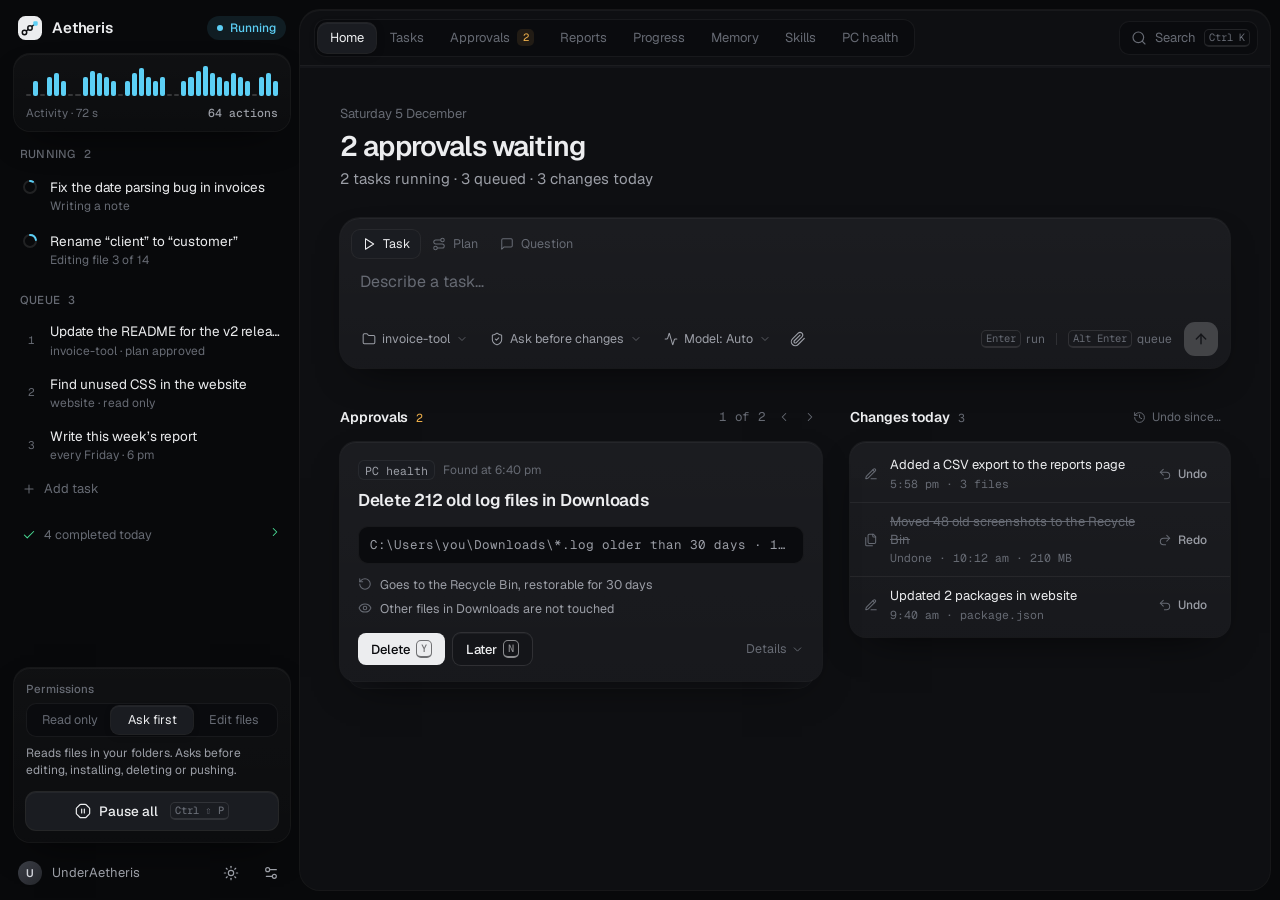
<file: docs/design/prototype-v0.7/aetheris-prototype-v0.7.html>
<!doctype html><html lang="en"><head><meta charset="utf-8"><meta name="viewport" content="width=device-width,initial-scale=1"><title>Aetheris · prototype v0.7</title><style>@font-face{font-family:"Geist";src:url([data-uri]) format("woff2");font-weight:100 900;font-display:swap}@font-face{font-family:"Geist Mono";src:url([data-uri]) format("woff2");font-weight:100 900;font-display:swap}/* Aetheris design tokens v0.6. Dark is the default. Fonts (Geist, Geist Mono; SIL OFL 1.1) are injected by build.py. */
:root{
  --font:"Geist","Segoe UI Variable Text","Segoe UI",system-ui,sans-serif;
  --mono:"Geist Mono","Cascadia Mono",Consolas,monospace;
  --r-xs:6px; --r-sm:8px; --r:10px; --r-md:12px; --r-lg:16px; --r-xl:20px;
  --ease:cubic-bezier(.2,.8,.2,1); --ease-out:cubic-bezier(.16,1,.3,1); --spring:cubic-bezier(.34,1.32,.64,1);
  --t-fast:140ms; --t:220ms; --t-slow:460ms;
}
:root,[data-theme="dark"]{
  color-scheme:dark;
  --bg:#08090B; --panel:#0E0F12; --raised:#141519; --raised-2:#1A1C21; --sunken:#0A0B0E;
  --surface:linear-gradient(180deg,rgba(255,255,255,.032),rgba(255,255,255,.014));
  --line:rgba(255,255,255,.06); --line-2:rgba(255,255,255,.10); --line-3:rgba(255,255,255,.17);
  --hi:inset 0 1px 0 rgba(255,255,255,.045);
  --text:#ECEDEF; --text-2:#9B9EA6; --text-3:#666A73;
  --live:#5CCFF5; --live-soft:rgba(92,207,245,.10); --live-line:rgba(92,207,245,.34);
  --ask:#F2B24C; --ask-soft:rgba(242,178,76,.10); --ask-line:rgba(242,178,76,.36);
  --bad:#F07A7A; --bad-soft:rgba(240,122,122,.10);
  --good:#4ADE96; --good-soft:rgba(74,222,150,.09);
  --add-bg:rgba(74,222,150,.08); --del-bg:rgba(240,122,122,.08);
  --btn:#ECEDEF; --btn-text:#0A0B0E;
  --spot:rgba(255,255,255,.055);
  --shadow:0 0 0 1px var(--line),var(--hi),0 16px 40px -20px rgba(0,0,0,.8);
  --shadow-pop:0 0 0 1px var(--line-2),var(--hi),0 28px 72px -18px rgba(0,0,0,.85);
  --ring:0 0 0 1px var(--live-line),0 0 0 5px rgba(92,207,245,.08);
  --scrim:rgba(4,5,7,.62);
}
[data-theme="light"]{
  color-scheme:light;
  --bg:#EEEEEC; --panel:#F8F8F7; --raised:#FFFFFF; --raised-2:#F2F2F0; --sunken:#F2F2F0;
  --surface:linear-gradient(180deg,#FFFFFF,#FCFCFB);
  --line:rgba(17,18,22,.07); --line-2:rgba(17,18,22,.11); --line-3:rgba(17,18,22,.18);
  --hi:inset 0 1px 0 rgba(255,255,255,.9);
  --text:#16171A; --text-2:#5C6068; --text-3:#8A8E96;
  --live:#0A86B8; --live-soft:rgba(10,134,184,.08); --live-line:rgba(10,134,184,.32);
  --ask:#B56A00; --ask-soft:rgba(214,138,20,.10); --ask-line:rgba(181,106,0,.36);
  --bad:#CC3B3B; --bad-soft:rgba(204,59,59,.08);
  --good:#178A52; --good-soft:rgba(23,138,82,.08);
  --add-bg:rgba(23,138,82,.07); --del-bg:rgba(204,59,59,.06);
  --btn:#16171A; --btn-text:#FFFFFF;
  --spot:rgba(10,134,184,.05);
  --shadow:0 0 0 1px var(--line),0 1px 2px rgba(17,18,22,.04),0 10px 28px -14px rgba(17,18,22,.14);
  --shadow-pop:0 0 0 1px var(--line-2),0 28px 72px -18px rgba(17,18,22,.3);
  --ring:0 0 0 1px var(--live-line),0 0 0 5px rgba(10,134,184,.07);
  --scrim:rgba(238,238,236,.6);
}
*{box-sizing:border-box;margin:0;padding:0}
html,body{height:100%}
body{font-family:var(--font);font-size:14px;line-height:1.5;color:var(--text);background:var(--bg);-webkit-font-smoothing:antialiased;overflow:hidden;font-feature-settings:"ss01","cv11"}
button{font:inherit;color:inherit;background:none;border:0;cursor:pointer}
input,textarea{font:inherit;color:inherit;background:none;border:0;outline:0;resize:none}
svg{width:16px;height:16px;flex:none;stroke-width:1.75}
.mono{font-family:var(--mono);font-size:12.5px;letter-spacing:-.01em}
.muted{color:var(--text-2)} .faint{color:var(--text-3)}
:focus-visible{outline:2px solid var(--live);outline-offset:2px;border-radius:8px}
input:focus-visible,textarea:focus-visible{outline:none}
body.theming *{transition:background-color var(--t) var(--ease),border-color var(--t) var(--ease),color var(--t) var(--ease)!important}
kbd,.kbd{font-family:var(--mono);font-size:10.5px;color:var(--text-3);border:1px solid var(--line-2);border-bottom-width:2px;border-radius:5px;padding:0 4px;line-height:15px;background:transparent;white-space:nowrap}
.sp{flex:1}

/* ---------- shell ---------- */
.app{display:grid;grid-template-columns:300px 1fr;height:100vh}

/* Console: the left column is about the agent and your control over it, not page links. */
.con{display:flex;flex-direction:column;min-height:0;padding:14px 10px 10px 14px;gap:14px}
.con-h{display:flex;align-items:center;gap:10px;padding:2px 4px 0}
.con-h .mark{width:24px;height:24px}
.con-h b{font-weight:600;letter-spacing:-.01em;font-size:15px}
.state{margin-left:auto;display:inline-flex;align-items:center;gap:7px;height:24px;padding:0 10px;border-radius:999px;font-size:12px;font-weight:500;background:var(--live-soft);color:var(--live);transition:all var(--t) var(--ease)}
.state i{width:6px;height:6px;border-radius:50%;background:currentColor;animation:breathe 2.2s ease-in-out infinite}
.state.paused{background:var(--raised-2);color:var(--text-2)} .state.paused i{animation:none}
.state.ask{background:var(--ask-soft);color:var(--ask)}
@keyframes breathe{0%,100%{opacity:1;transform:scale(1)}50%{opacity:.45;transform:scale(.8)}}

.pulse-box{padding:12px 12px 10px;border-radius:var(--r-lg);background:var(--surface);box-shadow:var(--shadow)}
.bars{display:flex;align-items:flex-end;gap:2px;height:30px}
.bars i{flex:1;border-radius:2px;background:var(--line-3);min-height:2px;transition:height .5s var(--ease-out),background .4s}
.bars i.on{background:var(--live)}
.bars i.ask{background:var(--ask)}
.pulse-box .cap{display:flex;justify-content:space-between;margin-top:8px;font-size:11.5px;color:var(--text-3)}
.pulse-box .cap b{color:var(--text-2);font-weight:500;font-family:var(--mono);font-size:11.5px}

.con-scroll{flex:1;min-height:0;overflow:auto;display:flex;flex-direction:column;gap:14px;margin-right:-4px;padding-right:4px}
.grp-h{display:flex;align-items:center;gap:8px;padding:0 6px 6px;font-size:11.5px;font-weight:500;color:var(--text-3);letter-spacing:.02em}
.grp-h .n{font-family:var(--mono)}
.grp-h .hint{margin-left:auto;font-weight:400;opacity:0;transition:opacity var(--t)}
.grp:hover .grp-h .hint{opacity:1}
.ti{position:relative;display:grid;grid-template-columns:18px 1fr;gap:10px;align-items:start;padding:8px 8px;border-radius:var(--r);cursor:pointer;transition:background var(--t-fast)}
.ti:hover{background:var(--raised)}
.ti.on{background:var(--raised);box-shadow:0 0 0 1px var(--line),var(--hi)}
.ti>div{min-width:0}
.ti .t{white-space:nowrap;overflow:hidden;text-overflow:ellipsis;font-size:13.5px}
.ti .m{font-size:12px;color:var(--text-3);white-space:nowrap;overflow:hidden;text-overflow:ellipsis;transition:color var(--t)}
.ti .m.ask{color:var(--ask)}
.ti .tools{position:absolute;right:6px;top:50%;transform:translateY(-50%);display:flex;gap:2px;padding-left:30px;opacity:0;pointer-events:none;background:linear-gradient(90deg,transparent,var(--raised) 24px);transition:opacity var(--t-fast)}
.ti:hover .tools,.ti:focus-within .tools{pointer-events:auto}
.ti:hover .tools,.ti:focus-within .tools{opacity:1}
.mini{width:24px;height:24px;display:grid;place-items:center;border-radius:7px;color:var(--text-3)}
.mini:hover{background:var(--raised-2);color:var(--text)}
.mini svg{width:14px;height:14px}
.ring{width:16px;height:16px;margin-top:2px}
.ring circle{fill:none;stroke-width:2}
.ring .bg{stroke:var(--line-2)} .ring .fg{stroke:var(--live);stroke-linecap:round;transition:stroke-dashoffset var(--t-slow) var(--ease)}
.ring.ask .fg{stroke:var(--ask)} .ring.paused .fg{stroke:var(--text-3)}
.ring.spin{animation:spin 2.4s linear infinite}
@keyframes spin{to{transform:rotate(360deg)}}
.q{grid-template-columns:18px 1fr;align-items:center;padding:7px 8px}
.q>.grip,.q>.pos{grid-row:1;grid-column:1;transition:opacity var(--t-fast)}
.q>div{grid-row:1;grid-column:2}
.q .grip{color:var(--text-2);cursor:grab;opacity:0;display:grid;place-items:center}
.q:hover .grip{opacity:1}
.q:hover .pos{opacity:0}
.q .grip svg{width:13px;height:13px}
.q .pos{font-family:var(--mono);font-size:11px;color:var(--text-3);text-align:center}
.q.drag{opacity:.4}
.q.over{box-shadow:inset 0 2px 0 var(--live)}
.addq{display:flex;align-items:center;gap:8px;height:32px;padding:0 8px;margin-top:2px;border-radius:var(--r);color:var(--text-3);font-size:13px;width:100%}
.addq:hover{color:var(--text);background:var(--raised)}
.addq svg{width:14px;height:14px}
.doneline{display:flex;align-items:center;gap:8px;padding:6px 8px;border-radius:var(--r);font-size:12.5px;color:var(--text-3);cursor:pointer}
.doneline:hover{background:var(--raised);color:var(--text-2)}
.doneline svg{width:14px;height:14px;color:var(--good)}
.doneline .chev{margin-left:auto;color:var(--text-3)}

.ctrl{border-radius:var(--r-lg);background:var(--surface);box-shadow:var(--shadow);padding:12px;display:flex;flex-direction:column;gap:12px}
.ctrl .lbl{font-size:11.5px;color:var(--text-3);font-weight:500;display:flex;justify-content:space-between;align-items:center}
.ctrl .lbl b{font-family:var(--mono);font-weight:500;color:var(--text-2)}
.level{position:relative;display:grid;grid-template-columns:repeat(3,1fr);padding:3px;border-radius:var(--r);background:var(--sunken);box-shadow:inset 0 0 0 1px var(--line);margin-top:6px}
.level button{position:relative;z-index:1;height:28px;font-size:12.5px;color:var(--text-3);border-radius:8px;transition:color var(--t)}
.level button.on{color:var(--text)}
.level .knob{position:absolute;top:3px;bottom:3px;left:3px;width:calc((100% - 6px)/3);border-radius:8px;background:var(--raised-2);box-shadow:0 0 0 1px var(--line-2),var(--hi),0 2px 6px rgba(0,0,0,.25);transition:transform var(--t-slow) var(--spring)}
.level-d{font-size:12px;color:var(--text-2);margin-top:8px;line-height:1.45;min-height:35px}
.budget{height:4px;border-radius:2px;background:var(--line-2);overflow:hidden;margin-top:7px}
.budget i{display:block;height:100%;border-radius:2px;background:var(--text-2);transition:width .6s var(--ease-out)}
.row-sw{display:flex;align-items:center;justify-content:space-between;font-size:13px}
.row-sw .s{font-size:11.5px;color:var(--text-3);display:block}
.kill{display:flex;align-items:center;justify-content:center;gap:8px;height:38px;border-radius:var(--r);font-weight:500;font-size:13.5px;color:var(--text);background:var(--raised-2);box-shadow:0 0 0 1px var(--line-2),var(--hi);transition:all var(--t) var(--ease)}
.kill:hover{box-shadow:0 0 0 1px var(--bad),0 0 0 4px var(--bad-soft);color:var(--bad)}
.kill kbd{margin-left:4px}
.kill.resume{background:var(--live);color:var(--btn-text);box-shadow:none}
.kill.resume:hover{box-shadow:0 0 0 4px var(--live-soft);color:var(--btn-text)}
.kill.resume kbd{color:inherit;border-color:currentColor;opacity:.6}
.me{display:flex;align-items:center;gap:10px;padding:2px 4px;font-size:13px;color:var(--text-2)}
.av{width:24px;height:24px;border-radius:50%;background:linear-gradient(135deg,#3a3d45,#24262b);display:grid;place-items:center;font-size:11px;font-weight:600;color:#cfd2d8}
[data-theme="light"] .av{background:linear-gradient(135deg,#dcdcd8,#c8c8c3);color:#3c3e44}
.iconbtn{width:30px;height:30px;display:grid;place-items:center;border-radius:var(--r-sm);color:var(--text-2);transition:background var(--t-fast),color var(--t-fast)}
.iconbtn:hover{background:var(--raised-2);color:var(--text)}

.sw{width:32px;height:20px;border-radius:10px;background:var(--line-3);position:relative;transition:background var(--t) var(--ease);flex:none}
.sw::after{content:"";position:absolute;top:2px;left:2px;width:16px;height:16px;border-radius:50%;background:#fff;box-shadow:0 1px 3px rgba(0,0,0,.35);transition:transform var(--t-slow) var(--spring)}
.sw.on{background:var(--live)} .sw.on::after{transform:translateX(12px)}

.main{margin:10px 10px 10px 0;background:var(--panel);border-radius:var(--r-xl);box-shadow:0 0 0 1px var(--line),var(--hi);display:flex;flex-direction:column;min-width:0;min-height:0;overflow:hidden;position:relative}
.top{height:56px;flex:none;display:flex;align-items:center;gap:8px;padding:0 12px 0 14px;border-bottom:1px solid var(--line);position:relative;z-index:5}
.tabs-nav{position:relative;display:flex;gap:2px;padding:4px;border-radius:12px;background:var(--sunken);box-shadow:inset 0 0 0 1px var(--line)}
.tabs-nav a{position:relative;z-index:1;display:flex;align-items:center;gap:7px;height:30px;padding:0 12px;border-radius:9px;font-size:13px;color:var(--text-3);cursor:pointer;white-space:nowrap;transition:color var(--t)}
.tabs-nav a:hover{color:var(--text)}
.tabs-nav a.on{color:var(--text)}
.tabs-nav a svg{width:15px;height:15px}
.tabs-nav a .n{font-family:var(--mono);font-size:10.5px;min-width:17px;height:17px;padding:0 4px;border-radius:5px;display:grid;place-items:center;background:var(--ask-soft);color:var(--ask)}
.tabs-nav .ind{position:absolute;top:4px;bottom:4px;left:0;border-radius:9px;background:var(--raised-2);box-shadow:0 0 0 1px var(--line-2),var(--hi),0 2px 8px rgba(0,0,0,.25);transition:transform var(--t-slow) var(--spring),width var(--t-slow) var(--spring)}
.chip{display:inline-flex;align-items:center;gap:6px;height:30px;padding:0 10px;border-radius:var(--r-sm);color:var(--text-2);font-size:12.5px;white-space:nowrap;transition:background var(--t-fast),color var(--t-fast),box-shadow var(--t-fast)}
button.chip:hover,button.chip.open{background:var(--raised-2);color:var(--text)}
.chip svg{width:14px;height:14px}
.chip .chev{width:12px;height:12px;opacity:.6}
.chip.out{box-shadow:0 0 0 1px var(--line)}
.searchbtn{display:flex;align-items:center;gap:8px;height:34px;padding:0 8px 0 12px;border-radius:10px;color:var(--text-3);background:var(--sunken);box-shadow:inset 0 0 0 1px var(--line);font-size:13px;transition:all var(--t-fast)}
.searchbtn:hover{color:var(--text-2);box-shadow:inset 0 0 0 1px var(--line-2)}
.meter{width:36px;height:4px;border-radius:2px;background:var(--line-2);overflow:hidden}
.meter i{display:block;height:100%;background:var(--text-2);border-radius:2px}
.view{flex:1;min-height:0;overflow:auto;position:relative}
.view.enter>*{animation:viewIn var(--t-slow) var(--ease-out)}
@keyframes viewIn{from{opacity:0;transform:translateY(8px)}to{opacity:1;transform:none}}
.pausebar{display:flex;align-items:center;gap:10px;padding:0 14px 0 18px;height:0;overflow:hidden;background:var(--raised);border-bottom:1px solid transparent;font-size:13px;color:var(--text-2);transition:height var(--t-slow) var(--ease-out),border-color var(--t)}
.pausebar.on{height:44px;border-color:var(--line)}
.pausebar svg{color:var(--text)}
.pausebar b{color:var(--text);font-weight:500}
.pausebar .btn{margin-left:auto}

/* ---------- buttons ---------- */
.btn{display:inline-flex;align-items:center;justify-content:center;gap:6px;height:32px;padding:0 13px;border-radius:var(--r-sm);font-weight:500;font-size:13px;white-space:nowrap;transition:background var(--t-fast),box-shadow var(--t-fast),transform var(--t-fast),opacity var(--t-fast),color var(--t-fast)}
.btn:active{transform:scale(.96)}
.btn svg{width:14px;height:14px}
.btn.pri{background:var(--btn);color:var(--btn-text);box-shadow:var(--hi)}
.btn.pri:hover{opacity:.9}
.btn.sec{box-shadow:0 0 0 1px var(--line-2),var(--hi);background:var(--raised)}
.btn.sec:hover{background:var(--raised-2)}
.btn.ghost{color:var(--text-2)} .btn.ghost:hover{background:var(--raised-2);color:var(--text)}
.btn.ask{background:var(--ask);color:#1a1205}
[data-theme="light"] .btn.ask{color:#fff}
.btn.live{background:var(--live);color:var(--btn-text)}
.btn kbd{border-color:currentColor;opacity:.55;color:inherit}
.btn.sm{height:26px;padding:0 9px;font-size:12px}
.seg{display:inline-flex;padding:2px;border-radius:var(--r-sm);box-shadow:inset 0 0 0 1px var(--line);gap:2px;background:var(--sunken)}
.seg button{height:24px;padding:0 8px;border-radius:6px;font-family:var(--mono);font-size:11.5px;color:var(--text-3)}
.seg button.on{background:var(--raised-2);color:var(--text);box-shadow:0 0 0 1px var(--line)}

/* ---------- popover ---------- */
.pop{position:fixed;z-index:70;min-width:240px;max-width:340px;padding:6px;border-radius:var(--r-md);background:var(--raised);box-shadow:var(--shadow-pop);animation:popIn var(--t) var(--ease-out) both;transform-origin:top left}
@keyframes popIn{from{opacity:0;transform:translateY(-4px) scale(.97)}}
.pop h6{font-size:11px;font-weight:500;color:var(--text-3);padding:6px 8px 4px;letter-spacing:.02em}
.pop .o{display:grid;grid-template-columns:18px 1fr auto;gap:10px;align-items:start;padding:8px;border-radius:8px;cursor:pointer}
.pop .o:hover,.pop .o.kb{background:var(--raised-2)}
.pop .o svg{color:var(--text-3);margin-top:2px}
.pop .o .t{font-size:13.5px}
.pop .o .d{font-size:12px;color:var(--text-3);line-height:1.4;margin-top:1px}
.pop .o .r{font-family:var(--mono);font-size:11px;color:var(--text-3);margin-top:3px;white-space:nowrap}
.pop .o.sel .ck{color:var(--live)}

/* ---------- cards & spotlight ---------- */
.card{position:relative;background:var(--surface);background-color:var(--raised);border-radius:var(--r-lg);box-shadow:var(--shadow);isolation:isolate}
.card::before{content:"";position:absolute;inset:0;border-radius:inherit;pointer-events:none;z-index:-1;opacity:0;transition:opacity var(--t-slow);background:radial-gradient(420px circle at var(--mx,50%) var(--my,50%),var(--spot),transparent 60%)}
.card:hover::before{opacity:1}

/* ---------- home ---------- */
.home{max-width:1080px;margin:0 auto;padding:36px 40px 72px}
.hello{display:block}
.hello .date{font-size:13px;color:var(--text-3)}
.hello h1{font-size:28px;font-weight:600;letter-spacing:-.03em;margin-top:6px;line-height:1.15}
.hello p{color:var(--text-2);margin-top:6px;font-size:15px}
.hello p b{color:var(--text);font-weight:500}
.stats{margin-left:auto;display:flex;gap:4px}
.stat{padding:10px 14px;border-radius:var(--r-md);min-width:96px;cursor:pointer;transition:background var(--t-fast)}
.stat:hover{background:var(--raised)}
.stat .v{font-size:22px;font-weight:600;letter-spacing:-.02em;font-variant-numeric:tabular-nums;display:flex;align-items:center;gap:8px}
.stat .v i{width:7px;height:7px;border-radius:50%}
.stat .k{font-size:12px;color:var(--text-3)}
.dot{display:inline-block;width:7px;height:7px;border-radius:50%;background:var(--text-3)}
.dot.ask{background:var(--ask)} .dot.live{background:var(--live)} .dot.good{background:var(--good)}

.composer{margin-top:28px;border-radius:var(--r-xl);transition:box-shadow var(--t) var(--ease)}
.composer.focus{box-shadow:var(--ring),var(--hi),0 24px 60px -24px rgba(0,0,0,.8)}
.modes{display:flex;gap:2px;padding:12px 12px 0}
.modes button{display:flex;align-items:center;gap:7px;height:28px;padding:0 10px;border-radius:8px;font-size:12.5px;color:var(--text-3);transition:all var(--t-fast)}
.modes button:hover{color:var(--text)}
.modes button.on{color:var(--text);background:var(--raised-2);box-shadow:0 0 0 1px var(--line)}
.modes button svg{width:14px;height:14px}
.composer textarea{display:block;width:100%;padding:12px 20px 4px;font-size:16px;line-height:1.5;min-height:56px}
.composer textarea::placeholder{color:var(--text-3)}
.composer .bar{display:flex;align-items:center;gap:2px;padding:8px 12px 12px}
.send{width:34px;height:34px;border-radius:11px;display:grid;place-items:center;background:var(--btn);color:var(--btn-text);transition:transform var(--t) var(--spring),opacity var(--t-fast)}
.send:not(:disabled):hover{transform:scale(1.06)}
.send:disabled{opacity:.2;cursor:default}
.send svg{stroke-width:2.25}
.before{display:grid;grid-template-rows:0fr;transition:grid-template-rows var(--t-slow) var(--ease-out)}
.before.on{grid-template-rows:1fr}
.before>div{overflow:hidden}
.before .in{margin:0 12px 12px;padding:12px 14px;border-radius:var(--r-md);background:var(--sunken);box-shadow:inset 0 0 0 1px var(--line);display:grid;grid-template-columns:repeat(4,1fr);gap:12px}
.before .k{font-size:11px;color:var(--text-3);letter-spacing:.02em;display:flex;align-items:center;gap:6px}
.before .k svg{width:12px;height:12px}
.before .v{font-size:13px;margin-top:3px;color:var(--text);line-height:1.4}
.before .v.flash{animation:flash .6s var(--ease-out)}
@keyframes flash{from{color:var(--live)}}
.sugg{display:flex;gap:8px;margin-top:12px;flex-wrap:wrap}
.sugg button{display:flex;align-items:center;gap:8px;height:32px;padding:0 12px;border-radius:999px;color:var(--text-2);font-size:12.5px;box-shadow:inset 0 0 0 1px var(--line);transition:all var(--t-fast)}
.sugg button:hover{color:var(--text);background:var(--raised);box-shadow:inset 0 0 0 1px var(--line-2)}
.sugg svg{width:14px;height:14px;color:var(--text-3)}

.planrev{margin-top:16px;padding:16px;animation:stIn var(--t-slow) var(--ease-out) both}
.planrev .h{display:flex;align-items:center;gap:10px}
.planrev .h b{font-weight:600;font-size:15px}
.planrev .h .tag{margin-left:4px}
.planrev .sub{font-size:13px;color:var(--text-2);margin-top:4px}
.psteps{margin-top:12px;display:flex;flex-direction:column;gap:4px}
.ps{display:grid;grid-template-columns:14px 22px 1fr auto auto;gap:10px;align-items:center;padding:8px 10px;border-radius:var(--r);background:var(--sunken);box-shadow:inset 0 0 0 1px var(--line);transition:opacity var(--t),background var(--t)}
.ps.off{opacity:.45} .ps.off .tt{text-decoration:line-through}
.ps .grip{color:var(--text-3);cursor:grab;display:grid;place-items:center} .ps .grip svg{width:13px;height:13px}
.ps .no{font-family:var(--mono);font-size:11px;color:var(--text-3)}
.ps .tt{font-size:13.5px;outline:none;border-radius:4px}
.ps .tt:focus{box-shadow:0 0 0 1px var(--live-line);background:var(--raised)}
.ps .perm{font-family:var(--mono);font-size:11px;padding:2px 7px;border-radius:5px;cursor:pointer;white-space:nowrap}
.ps .perm.look{color:var(--text-3);box-shadow:inset 0 0 0 1px var(--line-2)}
.ps .perm.ask{color:var(--ask);background:var(--ask-soft)}
.ps .perm.auto{color:var(--live);background:var(--live-soft)}
.ps.drag{opacity:.35} .ps.over{box-shadow:inset 0 2px 0 var(--live),inset 0 0 0 1px var(--line)}
.planrev .acts{display:flex;gap:8px;margin-top:14px;align-items:center}
.planrev .acts .faint{font-size:12px}

.grid{display:grid;grid-template-columns:minmax(0,1fr) 380px;gap:28px;margin-top:40px;align-items:start}
.col{display:flex;flex-direction:column;gap:32px;min-width:0}
.sec-h{display:flex;align-items:center;gap:8px;margin-bottom:12px;min-height:26px}
.sec-h h2{font-size:14px;font-weight:600;letter-spacing:-.005em}
.sec-h .c{font-family:var(--mono);font-size:11.5px;color:var(--text-3)}
.sec-h .c.ask{color:var(--ask)}
.sec-h .r{margin-left:auto;display:flex;align-items:center;gap:6px;font-size:12px;color:var(--text-3)}
.sec-h a{margin-left:auto;font-size:12.5px;color:var(--text-3);cursor:pointer;display:flex;align-items:center;gap:2px}
.sec-h a:hover{color:var(--text)}
.sec-h a svg{width:13px;height:13px}

/* decision stack */
.dstack{position:relative;padding-bottom:16px}
.dstack .back{position:absolute;left:0;right:0;bottom:0;height:60px;border-radius:var(--r-lg);background:var(--raised);box-shadow:0 0 0 1px var(--line);transition:all var(--t-slow) var(--ease-out)}
.dstack .back.b1{transform:scale(.965);bottom:8px;opacity:.8}
.dstack .back.b2{transform:scale(.93);bottom:0;opacity:.5}
.dcard{position:relative;z-index:2;padding:18px 18px 16px;transition:transform var(--t-slow) var(--ease-out),opacity var(--t-slow) var(--ease-out)}
.dcard.out-yes{transform:translate(40px,-8px) rotate(1.2deg);opacity:0}
.dcard.out-no{transform:translate(-40px,-8px) rotate(-1.2deg);opacity:0}
.dcard.in{animation:dIn var(--t-slow) var(--ease-out) both}
@keyframes dIn{from{transform:translateY(14px) scale(.97);opacity:.4}}
.dcard .src{display:flex;align-items:center;gap:8px;font-size:12px;color:var(--text-3)}
.dcard .src .tag{height:20px}
.dcard .tt{font-size:17px;font-weight:600;letter-spacing:-.015em;margin-top:8px}
.dcard .cmd{margin-top:12px;padding:10px 12px;border-radius:var(--r);background:var(--sunken);box-shadow:inset 0 0 0 1px var(--line);color:var(--text-2);font-family:var(--mono);font-size:12.5px;white-space:nowrap;overflow:hidden;text-overflow:ellipsis}
.dcard .facts{display:flex;flex-direction:column;gap:6px;margin-top:12px}
.dcard .fact{display:flex;gap:8px;font-size:12.5px;color:var(--text-2);line-height:1.4}
.dcard .fact svg{width:14px;height:14px;color:var(--text-3);margin-top:1px}
.dcard .det{display:grid;grid-template-rows:0fr;transition:grid-template-rows var(--t-slow) var(--ease-out)}
.dcard .det.on{grid-template-rows:1fr}
.dcard .det>div{overflow:hidden}
.dcard .det ul{list-style:none;margin-top:12px;border-top:1px solid var(--line);padding-top:10px;display:flex;flex-direction:column;gap:4px}
.dcard .det li{display:flex;justify-content:space-between;font-family:var(--mono);font-size:12px;color:var(--text-2)}
.dcard .det li span:last-child{color:var(--text-3)}
.dcard .acts{display:flex;align-items:center;gap:8px;margin-top:16px}
.dcard .acts .more{font-size:12.5px;color:var(--text-3);display:flex;align-items:center;gap:4px}
.dcard .acts .more:hover{color:var(--text)}
.dcard .acts .more svg{width:13px;height:13px;transition:transform var(--t)}
.dcard .acts .more.on svg{transform:rotate(180deg)}
.dnav{display:flex;gap:2px}
.allclear{padding:22px 18px;display:flex;gap:12px;align-items:center;color:var(--text-2);font-size:13.5px}
.allclear .ic{width:32px;height:32px;border-radius:10px;display:grid;place-items:center;background:var(--good-soft);color:var(--good)}

/* running */
.stack{display:flex;flex-direction:column;gap:10px}
.live-card{padding:14px 16px;cursor:pointer;transition:transform var(--t) var(--ease),box-shadow var(--t)}
.live-card:hover{transform:translateY(-1px)}
.live-card .h{display:flex;align-items:center;gap:10px}
.live-card .tt{font-weight:500;font-size:14.5px;white-space:nowrap;overflow:hidden;text-overflow:ellipsis}
.live-card .el{margin-left:auto;color:var(--text-3);white-space:nowrap}
.live-card .tools{display:flex;gap:2px;margin-left:6px}
.strip{display:flex;align-items:center;margin:12px 0 10px}
.strip i{height:2px;flex:1;background:var(--line-2);position:relative;overflow:hidden}
.strip i.done{background:var(--text-3)}
.strip i.act::after{content:"";position:absolute;inset:0;background:linear-gradient(90deg,transparent,var(--live),transparent);animation:sweep 1.4s linear infinite}
.paused-all .strip i.act::after,.paused-all .ring.spin,.paused-all .shimmer,.paused-all .caret::after,.paused-all .plan .p.act::after{animation-play-state:paused}
@keyframes sweep{from{transform:translateX(-100%)}to{transform:translateX(100%)}}
.node{width:10px;height:10px;flex:none;border:1.5px solid var(--text-3);border-radius:50%;background:var(--raised);transition:all var(--t) var(--ease)}
.node.sq{border-radius:2.5px}
.node.done{background:var(--text-3);border-color:var(--text-3)}
.node.done.look{background:var(--raised)}
.node.act{border-color:var(--live);background:var(--live);box-shadow:0 0 0 3px var(--live-soft)}
.node.ask{border-color:var(--ask);background:var(--ask);border-radius:2.5px;box-shadow:0 0 0 3px var(--ask-soft)}
.node.wait{opacity:.5}
.now{display:flex;align-items:center;gap:8px;font-size:13px;color:var(--text-2);min-height:20px}
.caret::after{content:"";display:inline-block;width:6px;height:13px;background:var(--live);margin-left:2px;vertical-align:-2px;animation:blink 1s steps(1) infinite;border-radius:1px}
@keyframes blink{50%{opacity:0}}

/* changed today */
.chg{padding:4px 0}
.chg .r{display:grid;grid-template-columns:16px 1fr auto;gap:10px;align-items:center;padding:10px 14px;border-top:1px solid var(--line);transition:opacity var(--t)}
.chg .r:first-child{border-top:0}
.chg .r svg{width:14px;height:14px;color:var(--text-3)}
.chg .r .t{font-size:13px;line-height:1.35}
.chg .r .m{font-size:11.5px;color:var(--text-3);font-family:var(--mono);margin-top:1px}
.chg .r.undone .t{color:var(--text-3);text-decoration:line-through}
.chg .r .btn{height:26px;padding:0 9px;font-size:12px}
.chg .r.fresh{animation:fresh 1.6s var(--ease-out)}
@keyframes fresh{from{background:var(--live-soft)}}

.tag{display:inline-flex;align-items:center;gap:4px;height:20px;padding:0 7px;border-radius:6px;font-size:11.5px;font-family:var(--mono);background:var(--raised-2);color:var(--text-2);box-shadow:inset 0 0 0 1px var(--line);white-space:nowrap}
.tag svg{width:12px;height:12px}
.tag.good{background:var(--good-soft);color:var(--good);box-shadow:none}
.tag.bad{background:var(--bad-soft);color:var(--bad);box-shadow:none}
.tag.ask{background:var(--ask-soft);color:var(--ask);box-shadow:none}
.tag.live{background:var(--live-soft);color:var(--live);box-shadow:none}

.score{padding:16px}
.score .lbl{font-size:12.5px;color:var(--text-2);display:flex;justify-content:space-between}
.score .big{display:flex;align-items:baseline;gap:6px;margin-top:4px}
.score .big b{font-size:34px;font-weight:600;letter-spacing:-.03em;font-variant-numeric:tabular-nums}
.score .big span{color:var(--text-3);font-size:14px}
.score .delta{color:var(--good);font-size:12px;font-family:var(--mono);margin-left:auto}
.chart{margin:10px -4px 0;height:72px;position:relative}
.chart svg{width:100%;height:100%;overflow:visible}
.chart .ln{fill:none;stroke:var(--text);stroke-width:1.5;stroke-linejoin:round;stroke-dasharray:600;stroke-dashoffset:600;animation:draw 1.4s var(--ease-out) .2s forwards}
.chart .ar{fill:url(#ga);opacity:0;animation:fade .8s ease .9s forwards}
.chart .kp{fill:var(--good);opacity:0;animation:fade .3s ease 1.3s forwards}
.chart .hit{fill:transparent;cursor:crosshair}
.chart .tip{position:absolute;top:-30px;transform:translateX(-50%);padding:3px 8px;border-radius:6px;background:var(--btn);color:var(--btn-text);font-size:11.5px;font-family:var(--mono);white-space:nowrap;pointer-events:none;opacity:0;transition:opacity var(--t-fast),left var(--t) var(--ease-out)}
.chart .tip.on{opacity:1}
.chart .ax{display:flex;justify-content:space-between;font-family:var(--mono);font-size:10px;color:var(--text-3);margin-top:6px}
@keyframes draw{to{stroke-dashoffset:0}}
@keyframes fade{to{opacity:1}}
.tried{border-top:1px solid var(--line);margin-top:30px}
.tried div{display:grid;grid-template-columns:1fr auto;gap:8px;align-items:center;padding:9px 0 0;font-size:13px}
.tried div span{color:var(--text-2);white-space:nowrap;overflow:hidden;text-overflow:ellipsis}
.pc{padding:6px 16px}
.pc .r{display:grid;grid-template-columns:18px 1fr auto;gap:10px;align-items:center;padding:10px 0;border-top:1px solid var(--line);font-size:13.5px}
.pc .r:first-child{border-top:0}
.pc .r svg{color:var(--text-3)}
.pc .r .v{font-family:var(--mono);font-size:12px;color:var(--text-2)}
.pc .bar{grid-column:2/4;height:4px;border-radius:2px;background:var(--line-2);margin-top:-4px;overflow:hidden}
.pc .bar i{display:block;height:100%;border-radius:2px;background:var(--text-2);transform-origin:left;animation:grow 1s var(--ease-out) both .3s}
.pc .bar i.warn{background:var(--ask)}
@keyframes grow{from{transform:scaleX(0)}}
/* ---------- task ---------- */
.task{display:grid;grid-template-columns:minmax(0,1fr) 452px;height:100%;min-height:0}
.thread-wrap{display:flex;flex-direction:column;min-height:0;border-right:1px solid var(--line)}
.thead{padding:20px 28px 14px;flex:none;border-bottom:1px solid var(--line)}
.thead .r1{display:flex;align-items:flex-start;gap:16px}
.thead h1{font-size:20px;font-weight:600;letter-spacing:-.02em;line-height:1.3}
.thead .ctl{margin-left:auto;display:flex;gap:6px;align-items:center;flex:none}
.thead .ctl .btn{height:28px}
.thead .meta{display:flex;gap:4px;margin:8px 0 0 -10px;flex-wrap:wrap;align-items:center}
.thead .meta .sp{flex:1}
.status{display:inline-flex;align-items:center;gap:7px;height:22px;padding:0 9px;border-radius:6px;font-size:12px;font-weight:500;background:var(--live-soft);color:var(--live)}
.status.ask{background:var(--ask-soft);color:var(--ask)}
.status.done{background:var(--good-soft);color:var(--good)}
.status.paused{background:var(--raised-2);color:var(--text-2)}
.status .dot{margin:0;background:currentColor}
.plan{display:grid;grid-template-columns:repeat(6,1fr);gap:4px;margin-top:18px}
.plan .p{font-size:12px;color:var(--text-3);padding-top:8px;position:relative;white-space:nowrap;overflow:hidden;text-overflow:ellipsis;transition:color var(--t)}
.plan .p::before{content:"";position:absolute;top:0;left:0;right:0;height:3px;border-radius:2px;background:var(--line-2);transition:background var(--t)}
.plan .p.done{color:var(--text-2)} .plan .p.done::before{background:var(--text-3)}
.plan .p.act{color:var(--text)} .plan .p.act::before{background:var(--live-line)}
.plan .p.act::after{content:"";position:absolute;top:0;left:0;height:3px;width:40%;border-radius:2px;background:var(--live);animation:slide 1.6s var(--ease) infinite}
@keyframes slide{0%{left:-40%}100%{left:100%}}
.plan .p.ask{color:var(--ask)} .plan .p.ask::before{background:var(--ask)}
.plan .p .i{font-family:var(--mono);font-size:11px;margin-right:5px;opacity:.7}

.thread{flex:1;overflow:auto;padding:20px 28px 24px;scroll-behavior:smooth}
.st{position:relative;display:grid;grid-template-columns:44px 20px 1fr;gap:0 10px;padding-bottom:6px;animation:stIn var(--t-slow) var(--ease-out) both}
@keyframes stIn{from{opacity:0;transform:translateY(8px)}to{opacity:1;transform:none}}
.st .tm{font-family:var(--mono);font-size:11.5px;color:var(--text-3);text-align:right;padding-top:5px}
.st .rail{position:relative;display:flex;justify-content:center;padding-top:8px}
.st .rail::after{content:"";position:absolute;top:24px;bottom:-4px;width:1px;background:var(--line-2)}
.st:last-child .rail::after{display:none}
.st .rail .node{position:relative;z-index:1}
.st .body{min-width:0;padding:2px 8px 10px;margin:0 -8px;border-radius:var(--r);cursor:pointer;transition:background var(--t-fast)}
.st .body:hover{background:var(--raised)}
.st.sel .body{background:var(--raised);box-shadow:0 0 0 1px var(--line)}
.st .ln1{display:flex;align-items:center;gap:8px;min-height:26px}
.st .ln1 .tt{font-size:14px}
.st .tool{font-family:var(--mono);font-size:11.5px;color:var(--text-3);margin-left:auto;white-space:nowrap}
.st .sub{font-size:13px;color:var(--text-2);margin-top:1px}
.st .sub .mono{font-size:12px}
.st .why{display:flex;gap:8px;align-items:flex-start;margin-top:8px;font-size:13px;color:var(--text-2)}
.st .why .tag{flex:none}
.st.think .body{cursor:default;background:none!important;box-shadow:none!important}
.st.think .txt{font-size:13.5px;color:var(--text-2);padding-top:3px;line-height:1.55}
.st.think .rail .node{width:6px;height:6px;border:0;background:var(--text-3);margin-top:2px;border-radius:50%}
.st .shimmer{background:linear-gradient(90deg,var(--text-2) 0%,var(--text) 40%,var(--text-2) 80%);background-size:200% 100%;-webkit-background-clip:text;background-clip:text;color:transparent;animation:shim 1.6s linear infinite}
@keyframes shim{from{background-position:100% 0}to{background-position:-100% 0}}
.st .stats{display:flex;gap:6px;margin-top:6px;flex-wrap:wrap}

.askbox{margin-top:8px;border-radius:var(--r-md);background:var(--raised);box-shadow:0 0 0 1px var(--ask-line),0 12px 32px -16px rgba(0,0,0,.5);padding:14px 16px;cursor:default;animation:askIn var(--t-slow) var(--ease-out) both}
@keyframes askIn{from{opacity:0;transform:translateY(6px) scale(.99)}to{opacity:1;transform:none}}
.askbox .q{font-size:15px;font-weight:500}
.askbox .cmd{margin-top:10px;padding:9px 12px;border-radius:var(--r-sm);background:var(--sunken);box-shadow:0 0 0 1px var(--line);font-family:var(--mono);font-size:12.5px}
.askbox .cmd .pr{color:var(--text-3);margin-right:8px;user-select:none}
.askbox dl{display:grid;grid-template-columns:auto 1fr;gap:6px 16px;margin-top:12px;font-size:13px}
.askbox dt{color:var(--text-3)} .askbox dd{color:var(--text-2)}
.askbox .acts{display:flex;gap:8px;margin-top:14px;align-items:center}
.askbox .acts .sp{flex:1}
.askbox.answered{box-shadow:0 0 0 1px var(--line);opacity:.75}

.donebox{margin-top:8px;padding:14px 16px;border-radius:var(--r-md);background:var(--good-soft);cursor:default}
.donebox .q{font-weight:500;color:var(--good);display:flex;align-items:center;gap:8px}
.donebox p{color:var(--text-2);font-size:13px;margin-top:4px}
.donebox .learnt{display:flex;flex-direction:column;gap:6px;margin-top:12px;padding-top:12px;border-top:1px solid var(--line);font-size:13px;color:var(--text-2)}
.donebox .learnt span{display:flex;gap:8px;align-items:center}
.donebox .learnt svg{width:14px;height:14px;color:var(--text-3)}
.donebox .acts{display:flex;gap:8px;margin-top:12px}

.steer{flex:none;padding:12px 28px 16px;border-top:1px solid var(--line)}
.steer .in{display:flex;align-items:center;gap:8px;height:42px;padding:0 6px 0 14px;border-radius:var(--r-md);background:var(--raised);box-shadow:0 0 0 1px var(--line)}
.steer .in:focus-within{box-shadow:0 0 0 1px var(--line-3)}
.steer input{flex:1;font-size:14px}
.steer input::placeholder{color:var(--text-3)}
.steer .hint{font-size:11.5px;color:var(--text-3);margin-top:6px;display:flex;gap:12px}

.insp{display:flex;flex-direction:column;min-height:0;background:var(--sunken)}
[data-theme="light"] .insp{background:#F6F6F4}
.tabs{display:flex;align-items:center;gap:2px;padding:10px 12px 0;border-bottom:1px solid var(--line);flex:none}
.tabs>button{display:flex;align-items:center;gap:6px;height:32px;padding:0 8px;font-size:13px;color:var(--text-3);position:relative;border-radius:6px 6px 0 0}
.tabs>button:hover{color:var(--text)}
.tabs>button.on{color:var(--text)}
.tabs>button.on::after{content:"";position:absolute;left:8px;right:8px;bottom:-1px;height:2px;border-radius:2px;background:var(--text)}
.tabs>button svg{width:14px;height:14px}
.tabs>button .live-dot{width:6px;height:6px;border-radius:50%;background:var(--live);animation:pulse 1.8s infinite}
.tabs .sp{flex:1}
.follow{display:flex;align-items:center;gap:6px;font-size:12px;color:var(--text-3);padding:0 2px 7px;white-space:nowrap}
.follow .sw{transform:scale(.85)}
.pane{flex:1;overflow:auto;min-height:0}
.empty{height:100%;display:grid;place-items:center;text-align:center;color:var(--text-3);font-size:13px;padding:24px}
.empty svg{width:22px;height:22px;margin-bottom:8px;stroke-width:1.5}

.file-h{display:flex;align-items:center;gap:8px;padding:12px 16px 8px;position:sticky;top:0;background:inherit;z-index:1}
.insp .pane{background:var(--sunken)} [data-theme="light"] .insp .pane{background:#F6F6F4}
.file-h .mono{color:var(--text)}
.file-h .tag{margin-left:auto}
.file-h .btn{height:24px;padding:0 8px;font-size:12px}
.diff{font-family:var(--mono);font-size:12px;line-height:20px;margin:0 12px 16px;border-radius:var(--r);box-shadow:0 0 0 1px var(--line);background:var(--panel);overflow:hidden}
.diff .l{display:grid;grid-template-columns:34px 14px 1fr;white-space:pre-wrap;word-break:break-word}
.diff .l.nw{animation:lineIn .25s ease both}
@keyframes lineIn{from{opacity:0;transform:translateX(-4px)}to{opacity:1;transform:none}}
.diff .l .no{color:var(--text-3);text-align:right;padding-right:8px;user-select:none;opacity:.7}
.diff .l .sg{color:var(--text-3);user-select:none}
.diff .l.a{background:var(--add-bg)} .diff .l.a .sg{color:var(--good)}
.diff .l.d{background:var(--del-bg)} .diff .l.d .sg{color:var(--bad)}
.diff .l.h{color:var(--text-3);background:var(--raised-2);padding:2px 0;white-space:nowrap}
.diff .l.h .cd{overflow:hidden;text-overflow:ellipsis}
.diff .l .cd{padding-right:10px}
.tk-k{color:#C792EA} .tk-s{color:#C3E88D} .tk-f{color:#82AAFF} .tk-c{color:var(--text-3);font-style:italic} .tk-n{color:#F78C6C}
[data-theme="light"] .tk-k{color:#8839C9} [data-theme="light"] .tk-s{color:#2E7D32} [data-theme="light"] .tk-f{color:#1F5FBF} [data-theme="light"] .tk-n{color:#B5520C}

.term{font-family:var(--mono);font-size:12px;line-height:19px;padding:12px 16px 16px;white-space:pre-wrap;color:var(--text-2)}
.term .cmdl{color:var(--text)} .term .cmdl::before{content:"$ ";color:var(--text-3)}
.term .p{color:var(--good)} .term .f{color:var(--bad)} .term .dim{color:var(--text-3)}
.term .sum{margin-top:6px;padding:6px 10px;border-radius:6px;display:inline-block}
.term .sum.f{background:var(--bad-soft)} .term .sum.p{background:var(--good-soft)}
.term .blk{margin-bottom:14px}

.browser{margin:12px;border-radius:var(--r);overflow:hidden;box-shadow:0 0 0 1px var(--line-2);background:var(--panel)}
.browser .bar{display:flex;align-items:center;gap:8px;height:34px;padding:0 10px;border-bottom:1px solid var(--line);background:var(--raised)}
.browser .bar .url{flex:1;height:22px;border-radius:5px;background:var(--sunken);display:flex;align-items:center;gap:6px;padding:0 8px;font-family:var(--mono);font-size:11px;color:var(--text-2);overflow:hidden;white-space:nowrap}
.browser .bar .url svg{width:11px;height:11px;color:var(--good)}
.browser .bar .lights{display:flex;gap:5px} .browser .bar .lights i{width:8px;height:8px;border-radius:50%;background:var(--line-3)}
.page{padding:16px 18px 20px;font-size:12.5px;color:var(--text-2);position:relative}
.page h3{font-size:15px;color:var(--text);font-weight:600;margin-bottom:6px}
.page h4{font-size:12.5px;color:var(--text);margin:12px 0 6px}
.page table{width:100%;border-collapse:collapse;font-size:11.5px}
.page td{padding:5px 6px;border-top:1px solid var(--line);vertical-align:top}
.page td:first-child{font-family:var(--mono);color:var(--text);width:44px}
.page tr.hl td{background:var(--live-soft);transition:background var(--t-slow)}
.page tr.hl td:first-child{box-shadow:inset 2px 0 0 var(--live)}
.cursor{width:14px;height:14px;margin:0 0 -4px 6px;pointer-events:none;filter:drop-shadow(0 2px 3px rgba(0,0,0,.4));animation:curIn .5s var(--ease-out) both}
@keyframes curIn{from{opacity:0;transform:translate(-14px,10px)}}
.page td:last-child{white-space:nowrap}
.readnote{margin:0 12px 12px;padding:10px 12px;border-radius:var(--r);background:var(--live-soft);font-size:12.5px;color:var(--text-2)}
.readnote b{color:var(--live);font-weight:500}

.files .f{display:grid;grid-template-columns:16px 1fr auto;gap:10px;align-items:center;padding:9px 16px;border-bottom:1px solid var(--line);font-size:13px}
.files .f svg{color:var(--text-3);width:14px;height:14px}
.files .f .mono{color:var(--text)}
.files h5{font-size:11.5px;font-weight:500;color:var(--text-3);padding:14px 16px 6px}

/* ---------- placeholder pages ---------- */
.todo-page{max-width:640px;margin:0 auto;padding:96px 40px}
.todo-page .ic{width:40px;height:40px;border-radius:10px;display:grid;place-items:center;background:var(--raised);box-shadow:var(--shadow);color:var(--text-2)}
.todo-page h1{font-size:22px;font-weight:600;margin-top:20px;letter-spacing:-.02em}
.todo-page p{color:var(--text-2);margin-top:6px}
.todo-page ul{margin-top:20px;list-style:none;display:flex;flex-direction:column;gap:8px}
.todo-page li{display:flex;gap:10px;color:var(--text-2);font-size:13.5px}
.todo-page li::before{content:"";width:5px;height:5px;border-radius:50%;background:var(--text-3);margin-top:8px;flex:none}

/* ---------- palette & toast ---------- */
.scrim{position:fixed;inset:0;background:var(--scrim);backdrop-filter:blur(2px);z-index:50;display:flex;justify-content:center;align-items:flex-start;padding-top:14vh;animation:fade var(--t) ease both;opacity:0}
.pal{width:600px;max-width:calc(100vw - 32px);background:var(--raised);border-radius:var(--r-lg);box-shadow:var(--shadow-pop);overflow:hidden;animation:palIn var(--t) var(--ease-out) both}
@keyframes palIn{from{opacity:0;transform:scale(.97) translateY(-6px)}to{opacity:1;transform:none}}
.pal .in{display:flex;align-items:center;gap:10px;padding:0 16px;height:52px;border-bottom:1px solid var(--line)}
.pal .in input{flex:1;font-size:15.5px}
.pal .in svg{color:var(--text-3)}
.pal .list{max-height:380px;overflow:auto;padding:6px}
.pal h6{font-size:11.5px;font-weight:500;color:var(--text-3);padding:10px 10px 4px}
.pal .it{display:flex;align-items:center;gap:10px;height:38px;padding:0 10px;border-radius:var(--r);font-size:14px;cursor:pointer;color:var(--text-2)}
.pal .it svg{color:var(--text-3)}
.pal .it .k{margin-left:auto;display:flex;gap:3px}
.pal .it.on{background:var(--raised-2);color:var(--text)}
.pal .it.on svg{color:var(--text)}
.pal .ft{display:flex;gap:16px;padding:8px 16px;border-top:1px solid var(--line);font-size:11.5px;color:var(--text-3)}
.pal .ft span{display:flex;align-items:center;gap:5px}

.toasts{position:fixed;bottom:20px;left:50%;transform:translateX(-50%);z-index:60;display:flex;flex-direction:column;gap:8px;align-items:center}
.toast{display:flex;align-items:center;gap:12px;height:42px;padding:0 6px 0 14px;border-radius:var(--r-md);background:var(--btn);color:var(--btn-text);font-size:13.5px;box-shadow:0 12px 32px -8px rgba(0,0,0,.5);animation:toastIn var(--t-slow) var(--ease-out) both}
.toast svg{width:15px;height:15px}
.toast button{height:30px;padding:0 10px;border-radius:7px;font-weight:500}
.toast button:hover{background:rgba(127,127,127,.18)}
.toast.out{animation:toastOut var(--t) ease both}
@keyframes toastIn{from{opacity:0;transform:translateY(12px) scale(.98)}to{opacity:1;transform:none}}
@keyframes toastOut{to{opacity:0;transform:translateY(8px)}}

@media (max-width:1180px){.grid{grid-template-columns:1fr}.task{grid-template-columns:1fr 380px}}
@media (max-width:900px){.composer .bar{flex-wrap:wrap}.top .chip .mono,.top .meter,.searchbtn kbd,#modelChip{display:none}
  .app{grid-template-columns:minmax(0,1fr);height:auto;min-height:100vh}
  .tabs-nav{min-width:0;overflow-x:auto;scrollbar-width:none}.tabs-nav .ind{display:none}.tabs-nav a.on{background:var(--raised-2)}
  .searchbtn{font-size:0;gap:0;padding:0 9px}.grid{grid-template-columns:minmax(0,1fr)}
  .con{flex-direction:row;align-items:center;padding:10px 14px;gap:10px;position:sticky;top:0;z-index:20;background:var(--bg)}
  .con-h{flex:1}.pulse-box,.con-scroll,.me,.ctrl>div,.ctrl>.row-sw{display:none}
  .ctrl{padding:0;background:none;box-shadow:none;border:0}.kill{height:32px;padding:0 12px;font-size:12.5px}.kill kbd{display:none}
  .main{margin:0;border-radius:0}.task{grid-template-columns:1fr}.insp{display:none}.home{padding:24px 16px}
  .hello{flex-direction:column;align-items:flex-start;gap:16px}.stats{margin-left:0}.hello .date{white-space:nowrap}
  .before .in{grid-template-columns:1fr 1fr}#enterHint{display:none!important}.thead{padding:16px}}
@media (prefers-reduced-motion:reduce){*,*::before,*::after{animation-duration:1ms!important;animation-iteration-count:1!important;transition-duration:1ms!important}}
@keyframes pulse{0%,100%{box-shadow:0 0 0 0 var(--live-line)}50%{box-shadow:0 0 0 4px transparent}}
.dot.pulse{animation:pulse 1.8s ease-in-out infinite}

#enterHint{display:inline-flex;align-items:center;gap:5px}
#enterHint .sep{width:1px;height:12px;background:var(--line-2,var(--line));margin:0 6px}

/* ---------- v0.7: states ---------- */
.state.bad{background:var(--bad-soft);color:var(--bad)}
.pulse-box{position:relative}
.bars{cursor:pointer}
.bars i.hov{filter:brightness(1.5)}
.btip{position:absolute;top:calc(100% - 4px);transform:translate(-50%,0);margin-left:12px;max-width:240px;width:max-content;padding:7px 10px;border-radius:var(--r);background:var(--raised-2);box-shadow:var(--shadow-pop);font-size:11.5px;line-height:1.5;color:var(--text-2);pointer-events:none;opacity:0;transition:opacity var(--t-fast);z-index:30}
.btip.on{opacity:1}
.btip b{color:var(--text);font-weight:500}
.failline{display:flex;align-items:center;gap:8px;padding:6px 8px;border-radius:var(--r);font-size:12.5px;color:var(--bad);cursor:pointer}
.failline:hover{background:var(--bad-soft)}
.failline svg{width:14px;height:14px}
.failline .chev{margin-left:auto;color:var(--text-3)}
.budget.warn i{background:var(--ask)}
.qsub{display:flex;align-items:center;justify-content:space-between;margin-top:7px;font-size:11.5px;color:var(--ask)}
.qsub button{color:var(--text-2);font-size:11.5px;text-decoration:underline;text-underline-offset:2px}
.qsub button:hover{color:var(--text)}
.netbar{display:flex;align-items:center;gap:10px;padding:0 14px 0 18px;height:0;overflow:hidden;background:var(--raised);border-bottom:1px solid transparent;font-size:13px;color:var(--text-2);transition:height var(--t-slow) var(--ease-out),border-color var(--t)}
.netbar.on{height:44px;border-color:var(--line)}
.netbar>svg{color:var(--ask)}
.netbar b{color:var(--text);font-weight:500}
.netbar .btn:first-of-type{margin-left:auto}
.sec-h .c.bad{color:var(--bad)}
.linkbtn{margin-left:auto;display:inline-flex;align-items:center;gap:6px;height:26px;padding:0 9px;border-radius:var(--r-sm);font-size:12px;color:var(--text-3);transition:all var(--t-fast)}
.linkbtn:hover,.linkbtn.open{color:var(--text);background:var(--raised-2)}
.linkbtn svg{width:13px;height:13px}
#probBox:not(:empty){margin-top:36px}
#probBox+.grid{margin-top:36px}
.probs{padding:0;overflow:hidden}
.pr{display:grid;grid-template-columns:20px minmax(0,1fr) auto;column-gap:12px;align-items:start;padding:14px 16px;border-top:1px solid var(--line)}
.pr:first-child{border-top:0}
.pr .pi{margin-top:1px}
.pr .pi svg{width:18px;height:18px}
.pr.failed .pi{color:var(--bad)} .pr.stuck .pi{color:var(--ask)}
.pr .t{font-size:14px;font-weight:500;display:flex;align-items:center;gap:8px;flex-wrap:wrap}
.pr .m{font-size:13px;color:var(--text-2);margin-top:3px;line-height:1.45}
.pr .when{font-size:11.5px;color:var(--text-3);margin-top:3px}
.pr .pa{grid-column:2/4;display:flex;gap:6px;margin-top:10px;justify-content:flex-end;flex-wrap:wrap}
.pr .pa .btn.ghost{margin-right:auto;padding-left:0}
.pr .pa .btn.ghost .chev{transition:transform var(--t)}
.pr .pa .btn.ghost.on .chev{transform:rotate(180deg)}
.pr .pd{grid-column:2/4;display:grid;grid-template-rows:0fr;transition:grid-template-rows var(--t-slow) var(--ease-out)}
.pr .pd.on{grid-template-rows:1fr}
.pr .pd>div{overflow:hidden}
.pdi{padding-top:12px;display:flex;flex-direction:column;gap:8px}
.ps2{display:flex;justify-content:space-between;gap:12px;font-size:13px;color:var(--text-2)}
.pr .out{padding:10px 12px;border-radius:var(--r);background:var(--sunken);box-shadow:inset 0 0 0 1px var(--line);font-family:var(--mono);font-size:12px;line-height:1.7;color:var(--text-2);overflow-x:auto;white-space:pre}
.pr .out .f{color:var(--bad)}
.pr .note{display:flex;align-items:center;gap:8px;font-size:12.5px;color:var(--text-3)}
.pr .note svg{width:14px;height:14px}
#awayBox:not(:empty),#setupBox:not(:empty){margin-top:24px}
.awayc{padding:14px 16px 16px}
.awayc .h,.setup .h{display:flex;align-items:center;gap:10px;font-size:14px}
.awayc .h b,.setup .h b{font-weight:600}
.awayc .h>svg,.setup .h>svg{color:var(--text-2)}
.awayc .h .mono{font-size:12px}
.awayc .cells{display:grid;grid-template-columns:repeat(4,minmax(0,1fr));gap:8px;margin-top:12px}
.awayc .cell{display:flex;gap:10px;align-items:flex-start;text-align:left;padding:12px;border-radius:var(--r-md);background:var(--sunken);box-shadow:inset 0 0 0 1px var(--line);transition:all var(--t-fast)}
.awayc .cell:hover{box-shadow:inset 0 0 0 1px var(--line-3);background:var(--raised-2)}
.awayc .cell svg{width:16px;height:16px;margin-top:1px;color:var(--text-3);flex:none}
.awayc .cell.good svg{color:var(--good)} .awayc .cell.bad svg{color:var(--bad)} .awayc .cell.ask svg{color:var(--ask)}
.awayc .cell .t{font-size:13px;font-weight:500}
.awayc .cell .d{font-size:12px;color:var(--text-3);margin-top:2px;line-height:1.4}
.setup{padding:14px 16px 16px}
.setup .h .mono{font-size:12px}
.setup .h .bar{width:80px;height:4px;border-radius:2px;background:var(--line-2);overflow:hidden}
.setup .h .bar i{display:block;height:100%;background:var(--good);transition:width .6s var(--ease-out)}
.setup .items{display:grid;grid-template-columns:repeat(4,minmax(0,1fr));gap:8px;margin-top:12px}
.setup .it{display:flex;gap:10px;padding:12px;border-radius:var(--r-md);background:var(--sunken);box-shadow:inset 0 0 0 1px var(--line)}
.setup .ck{flex:none;width:20px;height:20px;border-radius:50%;display:grid;place-items:center;font-size:11px;font-family:var(--mono);color:var(--text-3);box-shadow:inset 0 0 0 1px var(--line-3)}
.setup .it.ok .ck{background:var(--good-soft);color:var(--good);box-shadow:none}
.setup .ck svg{width:12px;height:12px}
.setup .it .t{font-size:13px;font-weight:500}
.setup .it.ok .t{color:var(--text-2)}
.setup .it .d{font-size:12px;color:var(--text-3);margin-top:2px;line-height:1.4}
.empty-chg{display:flex;gap:10px;align-items:center;padding:18px 16px;font-size:13px;color:var(--text-3)}
.empty-chg svg{width:16px;height:16px}
.dlg{width:480px;max-width:calc(100vw - 32px);background:var(--raised);border-radius:var(--r-lg);box-shadow:var(--shadow-pop);padding:20px;animation:palIn var(--t) var(--ease-out) both}
.dlg h3{font-size:16px;font-weight:600;letter-spacing:-.01em}
.dlg ul{list-style:none;margin:14px 0 0;padding:4px 0;border-radius:var(--r-md);background:var(--sunken);box-shadow:inset 0 0 0 1px var(--line)}
.dlg li{display:grid;grid-template-columns:16px 1fr auto;gap:10px;align-items:center;padding:8px 12px;font-size:13px}
.dlg li svg{width:14px;height:14px;color:var(--text-3)}
.dlg li .mono{font-size:11.5px}
.dlg p{display:flex;gap:8px;align-items:flex-start;margin-top:14px;font-size:12.5px;color:var(--text-2);line-height:1.5}
.dlg p svg{width:14px;height:14px;flex:none;margin-top:2px;color:var(--text-3)}
.dlg .acts{display:flex;justify-content:flex-end;gap:8px;margin-top:18px}
@media (max-width:1180px){.awayc .cells,.setup .items{grid-template-columns:repeat(2,minmax(0,1fr))}}
@media (max-width:600px){.awayc .cells,.setup .items{grid-template-columns:1fr}.netbar.on{height:auto;padding:10px 14px;flex-wrap:wrap}.setup .h b,.awayc .h b{white-space:nowrap}.setup .h .mono{white-space:nowrap}.setup .h .bar{display:none}}
.doneline+.failline{margin-top:-12px}
</style></head><body><script>window.ICONS={"home":"<svg stroke=\"currentColor\" fill=\"none\" stroke-width=\"2\" viewBox=\"0 0 24 24\" stroke-linecap=\"round\" stroke-linejoin=\"round\" xmlns=\"http://www.w3.org/2000/svg\"><path d=\"M15 21v-8a1 1 0 0 0-1-1h-4a1 1 0 0 0-1 1v8\"></path><path d=\"M3 10a2 2 0 0 1 .709-1.528l7-5.999a2 2 0 0 1 2.582 0l7 5.999A2 2 0 0 1 21 10v9a2 2 0 0 1-2 2H5a2 2 0 0 1-2-2z\"></path></svg>","tasks":"<svg stroke=\"currentColor\" fill=\"none\" stroke-width=\"2\" viewBox=\"0 0 24 24\" stroke-linecap=\"round\" stroke-linejoin=\"round\" xmlns=\"http://www.w3.org/2000/svg\"><path d=\"m3 17 2 2 4-4\"></path><path d=\"m3 7 2 2 4-4\"></path><path d=\"M13 6h8\"></path><path d=\"M13 12h8\"></path><path d=\"M13 18h8\"></path></svg>","inbox":"<svg stroke=\"currentColor\" fill=\"none\" stroke-width=\"2\" viewBox=\"0 0 24 24\" stroke-linecap=\"round\" stroke-linejoin=\"round\" xmlns=\"http://www.w3.org/2000/svg\"><polyline points=\"22 12 16 12 14 15 10 15 8 12 2 12\"></polyline><path d=\"M5.45 5.11 2 12v6a2 2 0 0 0 2 2h16a2 2 0 0 0 2-2v-6l-3.45-6.89A2 2 0 0 0 16.76 4H7.24a2 2 0 0 0-1.79 1.11z\"></path></svg>","report":"<svg stroke=\"currentColor\" fill=\"none\" stroke-width=\"2\" viewBox=\"0 0 24 24\" stroke-linecap=\"round\" stroke-linejoin=\"round\" xmlns=\"http://www.w3.org/2000/svg\"><path d=\"M15 2H6a2 2 0 0 0-2 2v16a2 2 0 0 0 2 2h12a2 2 0 0 0 2-2V7Z\"></path><path d=\"M14 2v4a2 2 0 0 0 2 2h4\"></path><path d=\"M10 9H8\"></path><path d=\"M16 13H8\"></path><path d=\"M16 17H8\"></path></svg>","learn":"<svg stroke=\"currentColor\" fill=\"none\" stroke-width=\"2\" viewBox=\"0 0 24 24\" stroke-linecap=\"round\" stroke-linejoin=\"round\" xmlns=\"http://www.w3.org/2000/svg\"><polyline points=\"22 7 13.5 15.5 8.5 10.5 2 17\"></polyline><polyline points=\"16 7 22 7 22 13\"></polyline></svg>","memory":"<svg stroke=\"currentColor\" fill=\"none\" stroke-width=\"2\" viewBox=\"0 0 24 24\" stroke-linecap=\"round\" stroke-linejoin=\"round\" xmlns=\"http://www.w3.org/2000/svg\"><path d=\"M15 13a3 3 0 1 0-6 0\"></path><path d=\"M4 19.5v-15A2.5 2.5 0 0 1 6.5 2H19a1 1 0 0 1 1 1v18a1 1 0 0 1-1 1H6.5a1 1 0 0 1 0-5H20\"></path><circle cx=\"12\" cy=\"8\" r=\"2\"></circle></svg>","skills":"<svg stroke=\"currentColor\" fill=\"none\" stroke-width=\"2\" viewBox=\"0 0 24 24\" stroke-linecap=\"round\" stroke-linejoin=\"round\" xmlns=\"http://www.w3.org/2000/svg\"><path d=\"M15.39 4.39a1 1 0 0 0 1.68-.474 2.5 2.5 0 1 1 3.014 3.015 1 1 0 0 0-.474 1.68l1.683 1.682a2.414 2.414 0 0 1 0 3.414L19.61 15.39a1 1 0 0 1-1.68-.474 2.5 2.5 0 1 0-3.014 3.015 1 1 0 0 1 .474 1.68l-1.683 1.682a2.414 2.414 0 0 1-3.414 0L8.61 19.61a1 1 0 0 0-1.68.474 2.5 2.5 0 1 1-3.014-3.015 1 1 0 0 0 .474-1.68l-1.683-1.682a2.414 2.414 0 0 1 0-3.414L4.39 8.61a1 1 0 0 1 1.68.474 2.5 2.5 0 1 0 3.014-3.015 1 1 0 0 1-.474-1.68l1.683-1.682a2.414 2.414 0 0 1 3.414 0z\"></path></svg>","pc":"<svg stroke=\"currentColor\" fill=\"none\" stroke-width=\"2\" viewBox=\"0 0 24 24\" stroke-linecap=\"round\" stroke-linejoin=\"round\" xmlns=\"http://www.w3.org/2000/svg\"><path d=\"m9 10 2 2 4-4\"></path><rect width=\"20\" height=\"14\" x=\"2\" y=\"3\" rx=\"2\"></rect><path d=\"M12 17v4\"></path><path d=\"M8 21h8\"></path></svg>","settings":"<svg stroke=\"currentColor\" fill=\"none\" stroke-width=\"2\" viewBox=\"0 0 24 24\" stroke-linecap=\"round\" stroke-linejoin=\"round\" xmlns=\"http://www.w3.org/2000/svg\"><path d=\"M20 7h-9\"></path><path d=\"M14 17H5\"></path><circle cx=\"17\" cy=\"17\" r=\"3\"></circle><circle cx=\"7\" cy=\"7\" r=\"3\"></circle></svg>","plus":"<svg stroke=\"currentColor\" fill=\"none\" stroke-width=\"2\" viewBox=\"0 0 24 24\" stroke-linecap=\"round\" stroke-linejoin=\"round\" xmlns=\"http://www.w3.org/2000/svg\"><path d=\"M5 12h14\"></path><path d=\"M12 5v14\"></path></svg>","search":"<svg stroke=\"currentColor\" fill=\"none\" stroke-width=\"2\" viewBox=\"0 0 24 24\" stroke-linecap=\"round\" stroke-linejoin=\"round\" xmlns=\"http://www.w3.org/2000/svg\"><circle cx=\"11\" cy=\"11\" r=\"8\"></circle><path d=\"m21 21-4.3-4.3\"></path></svg>","pause":"<svg stroke=\"currentColor\" fill=\"none\" stroke-width=\"2\" viewBox=\"0 0 24 24\" stroke-linecap=\"round\" stroke-linejoin=\"round\" xmlns=\"http://www.w3.org/2000/svg\"><rect x=\"14\" y=\"4\" width=\"4\" height=\"16\" rx=\"1\"></rect><rect x=\"6\" y=\"4\" width=\"4\" height=\"16\" rx=\"1\"></rect></svg>","stop":"<svg stroke=\"currentColor\" fill=\"none\" stroke-width=\"2\" viewBox=\"0 0 24 24\" stroke-linecap=\"round\" stroke-linejoin=\"round\" xmlns=\"http://www.w3.org/2000/svg\"><rect width=\"18\" height=\"18\" x=\"3\" y=\"3\" rx=\"2\"></rect></svg>","play":"<svg stroke=\"currentColor\" fill=\"none\" stroke-width=\"2\" viewBox=\"0 0 24 24\" stroke-linecap=\"round\" stroke-linejoin=\"round\" xmlns=\"http://www.w3.org/2000/svg\"><polygon points=\"6 3 20 12 6 21 6 3\"></polygon></svg>","undo":"<svg stroke=\"currentColor\" fill=\"none\" stroke-width=\"2\" viewBox=\"0 0 24 24\" stroke-linecap=\"round\" stroke-linejoin=\"round\" xmlns=\"http://www.w3.org/2000/svg\"><path d=\"M9 14 4 9l5-5\"></path><path d=\"M4 9h10.5a5.5 5.5 0 0 1 5.5 5.5a5.5 5.5 0 0 1-5.5 5.5H11\"></path></svg>","redo":"<svg stroke=\"currentColor\" fill=\"none\" stroke-width=\"2\" viewBox=\"0 0 24 24\" stroke-linecap=\"round\" stroke-linejoin=\"round\" xmlns=\"http://www.w3.org/2000/svg\"><path d=\"m15 14 5-5-5-5\"></path><path d=\"M20 9H9.5A5.5 5.5 0 0 0 4 14.5A5.5 5.5 0 0 0 9.5 20H13\"></path></svg>","branch":"<svg stroke=\"currentColor\" fill=\"none\" stroke-width=\"2\" viewBox=\"0 0 24 24\" stroke-linecap=\"round\" stroke-linejoin=\"round\" xmlns=\"http://www.w3.org/2000/svg\"><line x1=\"6\" x2=\"6\" y1=\"3\" y2=\"15\"></line><circle cx=\"18\" cy=\"6\" r=\"3\"></circle><circle cx=\"6\" cy=\"18\" r=\"3\"></circle><path d=\"M18 9a9 9 0 0 1-9 9\"></path></svg>","terminal":"<svg stroke=\"currentColor\" fill=\"none\" stroke-width=\"2\" viewBox=\"0 0 24 24\" stroke-linecap=\"round\" stroke-linejoin=\"round\" xmlns=\"http://www.w3.org/2000/svg\"><path d=\"m7 11 2-2-2-2\"></path><path d=\"M11 13h4\"></path><rect width=\"18\" height=\"18\" x=\"3\" y=\"3\" rx=\"2\" ry=\"2\"></rect></svg>","globe":"<svg stroke=\"currentColor\" fill=\"none\" stroke-width=\"2\" viewBox=\"0 0 24 24\" stroke-linecap=\"round\" stroke-linejoin=\"round\" xmlns=\"http://www.w3.org/2000/svg\"><circle cx=\"12\" cy=\"12\" r=\"10\"></circle><path d=\"M12 2a14.5 14.5 0 0 0 0 20 14.5 14.5 0 0 0 0-20\"></path><path d=\"M2 12h20\"></path></svg>","diff":"<svg stroke=\"currentColor\" fill=\"none\" stroke-width=\"2\" viewBox=\"0 0 24 24\" stroke-linecap=\"round\" stroke-linejoin=\"round\" xmlns=\"http://www.w3.org/2000/svg\"><path d=\"M15 2H6a2 2 0 0 0-2 2v16a2 2 0 0 0 2 2h12a2 2 0 0 0 2-2V7Z\"></path><path d=\"M9 10h6\"></path><path d=\"M12 13V7\"></path><path d=\"M9 17h6\"></path></svg>","folder":"<svg stroke=\"currentColor\" fill=\"none\" stroke-width=\"2\" viewBox=\"0 0 24 24\" stroke-linecap=\"round\" stroke-linejoin=\"round\" xmlns=\"http://www.w3.org/2000/svg\"><path d=\"M20 20a2 2 0 0 0 2-2V8a2 2 0 0 0-2-2h-7.9a2 2 0 0 1-1.69-.9L9.6 3.9A2 2 0 0 0 7.93 3H4a2 2 0 0 0-2 2v13a2 2 0 0 0 2 2Z\"></path></svg>","clip":"<svg stroke=\"currentColor\" fill=\"none\" stroke-width=\"2\" viewBox=\"0 0 24 24\" stroke-linecap=\"round\" stroke-linejoin=\"round\" xmlns=\"http://www.w3.org/2000/svg\"><path d=\"m21.44 11.05-9.19 9.19a6 6 0 0 1-8.49-8.49l8.57-8.57A4 4 0 1 1 18 8.84l-8.59 8.57a2 2 0 0 1-2.83-2.83l8.49-8.48\"></path></svg>","up":"<svg stroke=\"currentColor\" fill=\"none\" stroke-width=\"2\" viewBox=\"0 0 24 24\" stroke-linecap=\"round\" stroke-linejoin=\"round\" xmlns=\"http://www.w3.org/2000/svg\"><path d=\"m5 12 7-7 7 7\"></path><path d=\"M12 19V5\"></path></svg>","check":"<svg stroke=\"currentColor\" fill=\"none\" stroke-width=\"2\" viewBox=\"0 0 24 24\" stroke-linecap=\"round\" stroke-linejoin=\"round\" xmlns=\"http://www.w3.org/2000/svg\"><path d=\"M20 6 9 17l-5-5\"></path></svg>","x":"<svg stroke=\"currentColor\" fill=\"none\" stroke-width=\"2\" viewBox=\"0 0 24 24\" stroke-linecap=\"round\" stroke-linejoin=\"round\" xmlns=\"http://www.w3.org/2000/svg\"><path d=\"M18 6 6 18\"></path><path d=\"m6 6 12 12\"></path></svg>","right":"<svg stroke=\"currentColor\" fill=\"none\" stroke-width=\"2\" viewBox=\"0 0 24 24\" stroke-linecap=\"round\" stroke-linejoin=\"round\" xmlns=\"http://www.w3.org/2000/svg\"><path d=\"m9 18 6-6-6-6\"></path></svg>","down":"<svg stroke=\"currentColor\" fill=\"none\" stroke-width=\"2\" viewBox=\"0 0 24 24\" stroke-linecap=\"round\" stroke-linejoin=\"round\" xmlns=\"http://www.w3.org/2000/svg\"><path d=\"m6 9 6 6 6-6\"></path></svg>","moon":"<svg stroke=\"currentColor\" fill=\"none\" stroke-width=\"2\" viewBox=\"0 0 24 24\" stroke-linecap=\"round\" stroke-linejoin=\"round\" xmlns=\"http://www.w3.org/2000/svg\"><path d=\"M12 3a6 6 0 0 0 9 9 9 9 0 1 1-9-9Z\"></path></svg>","sun":"<svg stroke=\"currentColor\" fill=\"none\" stroke-width=\"2\" viewBox=\"0 0 24 24\" stroke-linecap=\"round\" stroke-linejoin=\"round\" xmlns=\"http://www.w3.org/2000/svg\"><circle cx=\"12\" cy=\"12\" r=\"4\"></circle><path d=\"M12 2v2\"></path><path d=\"M12 20v2\"></path><path d=\"m4.93 4.93 1.41 1.41\"></path><path d=\"m17.66 17.66 1.41 1.41\"></path><path d=\"M2 12h2\"></path><path d=\"M20 12h2\"></path><path d=\"m6.34 17.66-1.41 1.41\"></path><path d=\"m19.07 4.93-1.41 1.41\"></path></svg>","shield":"<svg stroke=\"currentColor\" fill=\"none\" stroke-width=\"2\" viewBox=\"0 0 24 24\" stroke-linecap=\"round\" stroke-linejoin=\"round\" xmlns=\"http://www.w3.org/2000/svg\"><path d=\"M20 13c0 5-3.5 7.5-7.66 8.95a1 1 0 0 1-.67-.01C7.5 20.5 4 18 4 13V6a1 1 0 0 1 1-1c2 0 4.5-1.2 6.24-2.72a1.17 1.17 0 0 1 1.52 0C14.51 3.81 17 5 19 5a1 1 0 0 1 1 1z\"></path><path d=\"m9 12 2 2 4-4\"></path></svg>","disk":"<svg stroke=\"currentColor\" fill=\"none\" stroke-width=\"2\" viewBox=\"0 0 24 24\" stroke-linecap=\"round\" stroke-linejoin=\"round\" xmlns=\"http://www.w3.org/2000/svg\"><line x1=\"22\" x2=\"2\" y1=\"12\" y2=\"12\"></line><path d=\"M5.45 5.11 2 12v6a2 2 0 0 0 2 2h16a2 2 0 0 0 2-2v-6l-3.45-6.89A2 2 0 0 0 16.76 4H7.24a2 2 0 0 0-1.79 1.11z\"></path><line x1=\"6\" x2=\"6.01\" y1=\"16\" y2=\"16\"></line><line x1=\"10\" x2=\"10.01\" y1=\"16\" y2=\"16\"></line></svg>","cpu":"<svg stroke=\"currentColor\" fill=\"none\" stroke-width=\"2\" viewBox=\"0 0 24 24\" stroke-linecap=\"round\" stroke-linejoin=\"round\" xmlns=\"http://www.w3.org/2000/svg\"><rect width=\"16\" height=\"16\" x=\"4\" y=\"4\" rx=\"2\"></rect><rect width=\"6\" height=\"6\" x=\"9\" y=\"9\" rx=\"1\"></rect><path d=\"M15 2v2\"></path><path d=\"M15 20v2\"></path><path d=\"M2 15h2\"></path><path d=\"M2 9h2\"></path><path d=\"M20 15h2\"></path><path d=\"M20 9h2\"></path><path d=\"M9 2v2\"></path><path d=\"M9 20v2\"></path></svg>","clock":"<svg stroke=\"currentColor\" fill=\"none\" stroke-width=\"2\" viewBox=\"0 0 24 24\" stroke-linecap=\"round\" stroke-linejoin=\"round\" xmlns=\"http://www.w3.org/2000/svg\"><circle cx=\"12\" cy=\"12\" r=\"10\"></circle><polyline points=\"12 6 12 12 16.5 12\"></polyline></svg>","away":"<svg stroke=\"currentColor\" fill=\"none\" stroke-width=\"2\" viewBox=\"0 0 24 24\" stroke-linecap=\"round\" stroke-linejoin=\"round\" xmlns=\"http://www.w3.org/2000/svg\"><path d=\"M12 3a6 6 0 0 0 9 9 9 9 0 1 1-9-9\"></path><path d=\"M20 3v4\"></path><path d=\"M22 5h-4\"></path></svg>","panel":"<svg stroke=\"currentColor\" fill=\"none\" stroke-width=\"2\" viewBox=\"0 0 24 24\" stroke-linecap=\"round\" stroke-linejoin=\"round\" xmlns=\"http://www.w3.org/2000/svg\"><rect width=\"18\" height=\"18\" x=\"3\" y=\"3\" rx=\"2\"></rect><path d=\"M9 3v18\"></path></svg>","more":"<svg stroke=\"currentColor\" fill=\"none\" stroke-width=\"2\" viewBox=\"0 0 24 24\" stroke-linecap=\"round\" stroke-linejoin=\"round\" xmlns=\"http://www.w3.org/2000/svg\"><circle cx=\"12\" cy=\"12\" r=\"1\"></circle><circle cx=\"19\" cy=\"12\" r=\"1\"></circle><circle cx=\"5\" cy=\"12\" r=\"1\"></circle></svg>","file":"<svg stroke=\"currentColor\" fill=\"none\" stroke-width=\"2\" viewBox=\"0 0 24 24\" stroke-linecap=\"round\" stroke-linejoin=\"round\" xmlns=\"http://www.w3.org/2000/svg\"><path d=\"M4 22h14a2 2 0 0 0 2-2V7l-5-5H6a2 2 0 0 0-2 2v4\"></path><path d=\"M14 2v4a2 2 0 0 0 2 2h4\"></path><path d=\"m5 12-3 3 3 3\"></path><path d=\"m9 18 3-3-3-3\"></path></svg>","files":"<svg stroke=\"currentColor\" fill=\"none\" stroke-width=\"2\" viewBox=\"0 0 24 24\" stroke-linecap=\"round\" stroke-linejoin=\"round\" xmlns=\"http://www.w3.org/2000/svg\"><path d=\"M20 7h-3a2 2 0 0 1-2-2V2\"></path><path d=\"M9 18a2 2 0 0 1-2-2V4a2 2 0 0 1 2-2h7l4 4v10a2 2 0 0 1-2 2Z\"></path><path d=\"M3 7.6v12.8A1.6 1.6 0 0 0 4.6 22h9.8\"></path></svg>","alert":"<svg stroke=\"currentColor\" fill=\"none\" stroke-width=\"2\" viewBox=\"0 0 24 24\" stroke-linecap=\"round\" stroke-linejoin=\"round\" xmlns=\"http://www.w3.org/2000/svg\"><path d=\"m21.73 18-8-14a2 2 0 0 0-3.48 0l-8 14A2 2 0 0 0 4 21h16a2 2 0 0 0 1.73-3\"></path><path d=\"M12 9v4\"></path><path d=\"M12 17h.01\"></path></svg>","lock":"<svg stroke=\"currentColor\" fill=\"none\" stroke-width=\"2\" viewBox=\"0 0 24 24\" stroke-linecap=\"round\" stroke-linejoin=\"round\" xmlns=\"http://www.w3.org/2000/svg\"><rect width=\"18\" height=\"11\" x=\"3\" y=\"11\" rx=\"2\" ry=\"2\"></rect><path d=\"M7 11V7a5 5 0 0 1 10 0v4\"></path></svg>","eye":"<svg stroke=\"currentColor\" fill=\"none\" stroke-width=\"2\" viewBox=\"0 0 24 24\" stroke-linecap=\"round\" stroke-linejoin=\"round\" xmlns=\"http://www.w3.org/2000/svg\"><path d=\"M2.062 12.348a1 1 0 0 1 0-.696 10.75 10.75 0 0 1 19.876 0 1 1 0 0 1 0 .696 10.75 10.75 0 0 1-19.876 0\"></path><circle cx=\"12\" cy=\"12\" r=\"3\"></circle></svg>","pencil":"<svg stroke=\"currentColor\" fill=\"none\" stroke-width=\"2\" viewBox=\"0 0 24 24\" stroke-linecap=\"round\" stroke-linejoin=\"round\" xmlns=\"http://www.w3.org/2000/svg\"><path d=\"M12 20h9\"></path><path d=\"M16.376 3.622a1 1 0 0 1 3.002 3.002L7.368 18.635a2 2 0 0 1-.855.506l-2.872.838a.5.5 0 0 1-.62-.62l.838-2.872a2 2 0 0 1 .506-.854z\"></path><path d=\"m15 5 3 3\"></path></svg>","git":"<svg stroke=\"currentColor\" fill=\"none\" stroke-width=\"2\" viewBox=\"0 0 24 24\" stroke-linecap=\"round\" stroke-linejoin=\"round\" xmlns=\"http://www.w3.org/2000/svg\"><circle cx=\"12\" cy=\"12\" r=\"3\"></circle><line x1=\"3\" x2=\"9\" y1=\"12\" y2=\"12\"></line><line x1=\"15\" x2=\"21\" y1=\"12\" y2=\"12\"></line></svg>","book":"<svg stroke=\"currentColor\" fill=\"none\" stroke-width=\"2\" viewBox=\"0 0 24 24\" stroke-linecap=\"round\" stroke-linejoin=\"round\" xmlns=\"http://www.w3.org/2000/svg\"><path d=\"M12 7v14\"></path><path d=\"M3 18a1 1 0 0 1-1-1V4a1 1 0 0 1 1-1h5a4 4 0 0 1 4 4 4 4 0 0 1 4-4h5a1 1 0 0 1 1 1v13a1 1 0 0 1-1 1h-6a3 3 0 0 0-3 3 3 3 0 0 0-3-3z\"></path></svg>","mem":"<svg stroke=\"currentColor\" fill=\"none\" stroke-width=\"2\" viewBox=\"0 0 24 24\" stroke-linecap=\"round\" stroke-linejoin=\"round\" xmlns=\"http://www.w3.org/2000/svg\"><path d=\"M6 19v-3\"></path><path d=\"M10 19v-3\"></path><path d=\"M14 19v-3\"></path><path d=\"M18 19v-3\"></path><path d=\"M8 11V9\"></path><path d=\"M16 11V9\"></path><path d=\"M12 11V9\"></path><path d=\"M2 15h20\"></path><path d=\"M2 7a2 2 0 0 1 2-2h16a2 2 0 0 1 2 2v1.1a2 2 0 0 0 0 3.837V17a2 2 0 0 1-2 2H4a2 2 0 0 1-2-2v-5.1a2 2 0 0 0 0-3.837Z\"></path></svg>","gauge":"<svg stroke=\"currentColor\" fill=\"none\" stroke-width=\"2\" viewBox=\"0 0 24 24\" stroke-linecap=\"round\" stroke-linejoin=\"round\" xmlns=\"http://www.w3.org/2000/svg\"><path d=\"m12 14 4-4\"></path><path d=\"M3.34 19a10 10 0 1 1 17.32 0\"></path></svg>","arrowr":"<svg stroke=\"currentColor\" fill=\"none\" stroke-width=\"2\" viewBox=\"0 0 24 24\" stroke-linecap=\"round\" stroke-linejoin=\"round\" xmlns=\"http://www.w3.org/2000/svg\"><path d=\"M5 12h14\"></path><path d=\"m12 5 7 7-7 7\"></path></svg>","keyboard":"<svg stroke=\"currentColor\" fill=\"none\" stroke-width=\"2\" viewBox=\"0 0 24 24\" stroke-linecap=\"round\" stroke-linejoin=\"round\" xmlns=\"http://www.w3.org/2000/svg\"><path d=\"M10 8h.01\"></path><path d=\"M12 12h.01\"></path><path d=\"M14 8h.01\"></path><path d=\"M16 12h.01\"></path><path d=\"M18 8h.01\"></path><path d=\"M6 8h.01\"></path><path d=\"M7 16h10\"></path><path d=\"M8 12h.01\"></path><rect width=\"20\" height=\"16\" x=\"2\" y=\"4\" rx=\"2\"></rect></svg>","refresh":"<svg stroke=\"currentColor\" fill=\"none\" stroke-width=\"2\" viewBox=\"0 0 24 24\" stroke-linecap=\"round\" stroke-linejoin=\"round\" xmlns=\"http://www.w3.org/2000/svg\"><path d=\"M3 12a9 9 0 1 0 9-9 9.75 9.75 0 0 0-6.74 2.74L3 8\"></path><path d=\"M3 3v5h5\"></path></svg>","bolt":"<svg stroke=\"currentColor\" fill=\"none\" stroke-width=\"2\" viewBox=\"0 0 24 24\" stroke-linecap=\"round\" stroke-linejoin=\"round\" xmlns=\"http://www.w3.org/2000/svg\"><path d=\"M22 12h-2.48a2 2 0 0 0-1.93 1.46l-2.35 8.36a.25.25 0 0 1-.48 0L9.24 2.18a.25.25 0 0 0-.48 0l-2.35 8.36A2 2 0 0 1 4.49 12H2\"></path></svg>","hand":"<svg stroke=\"currentColor\" fill=\"none\" stroke-width=\"2\" viewBox=\"0 0 24 24\" stroke-linecap=\"round\" stroke-linejoin=\"round\" xmlns=\"http://www.w3.org/2000/svg\"><path d=\"M18 11V6a2 2 0 0 0-2-2a2 2 0 0 0-2 2\"></path><path d=\"M14 10V4a2 2 0 0 0-2-2a2 2 0 0 0-2 2v2\"></path><path d=\"M10 10.5V6a2 2 0 0 0-2-2a2 2 0 0 0-2 2v8\"></path><path d=\"M18 8a2 2 0 1 1 4 0v6a8 8 0 0 1-8 8h-2c-2.8 0-4.5-.86-5.99-2.34l-3.6-3.6a2 2 0 0 1 2.83-2.82L7 15\"></path></svg>","send":"<svg stroke=\"currentColor\" fill=\"none\" stroke-width=\"2\" viewBox=\"0 0 24 24\" stroke-linecap=\"round\" stroke-linejoin=\"round\" xmlns=\"http://www.w3.org/2000/svg\"><polyline points=\"9 10 4 15 9 20\"></polyline><path d=\"M20 4v7a4 4 0 0 1-4 4H4\"></path></svg>","ext":"<svg stroke=\"currentColor\" fill=\"none\" stroke-width=\"2\" viewBox=\"0 0 24 24\" stroke-linecap=\"round\" stroke-linejoin=\"round\" xmlns=\"http://www.w3.org/2000/svg\"><path d=\"M15 3h6v6\"></path><path d=\"M10 14 21 3\"></path><path d=\"M18 13v6a2 2 0 0 1-2 2H5a2 2 0 0 1-2-2V8a2 2 0 0 1 2-2h6\"></path></svg>","reload":"<svg stroke=\"currentColor\" fill=\"none\" stroke-width=\"2\" viewBox=\"0 0 24 24\" stroke-linecap=\"round\" stroke-linejoin=\"round\" xmlns=\"http://www.w3.org/2000/svg\"><path d=\"M3 12a9 9 0 0 1 9-9 9.75 9.75 0 0 1 6.74 2.74L21 8\"></path><path d=\"M21 3v5h-5\"></path><path d=\"M21 12a9 9 0 0 1-9 9 9.75 9.75 0 0 1-6.74-2.74L3 16\"></path><path d=\"M8 16H3v5\"></path></svg>","chevl":"<svg stroke=\"currentColor\" fill=\"none\" stroke-width=\"2\" viewBox=\"0 0 24 24\" stroke-linecap=\"round\" stroke-linejoin=\"round\" xmlns=\"http://www.w3.org/2000/svg\"><path d=\"m15 18-6-6 6-6\"></path></svg>","grip":"<svg stroke=\"currentColor\" fill=\"none\" stroke-width=\"2\" viewBox=\"0 0 24 24\" stroke-linecap=\"round\" stroke-linejoin=\"round\" xmlns=\"http://www.w3.org/2000/svg\"><circle cx=\"9\" cy=\"12\" r=\"1\"></circle><circle cx=\"9\" cy=\"5\" r=\"1\"></circle><circle cx=\"9\" cy=\"19\" r=\"1\"></circle><circle cx=\"15\" cy=\"12\" r=\"1\"></circle><circle cx=\"15\" cy=\"5\" r=\"1\"></circle><circle cx=\"15\" cy=\"19\" r=\"1\"></circle></svg>","route":"<svg stroke=\"currentColor\" fill=\"none\" stroke-width=\"2\" viewBox=\"0 0 24 24\" stroke-linecap=\"round\" stroke-linejoin=\"round\" xmlns=\"http://www.w3.org/2000/svg\"><circle cx=\"6\" cy=\"19\" r=\"3\"></circle><path d=\"M9 19h8.5a3.5 3.5 0 0 0 0-7h-11a3.5 3.5 0 0 1 0-7H15\"></path><circle cx=\"18\" cy=\"5\" r=\"3\"></circle></svg>","msg":"<svg stroke=\"currentColor\" fill=\"none\" stroke-width=\"2\" viewBox=\"0 0 24 24\" stroke-linecap=\"round\" stroke-linejoin=\"round\" xmlns=\"http://www.w3.org/2000/svg\"><path d=\"M21 15a2 2 0 0 1-2 2H7l-4 4V5a2 2 0 0 1 2-2h14a2 2 0 0 1 2 2z\"></path></svg>","stopall":"<svg stroke=\"currentColor\" fill=\"none\" stroke-width=\"2\" viewBox=\"0 0 24 24\" stroke-linecap=\"round\" stroke-linejoin=\"round\" xmlns=\"http://www.w3.org/2000/svg\"><path d=\"M10 15V9\"></path><path d=\"M14 15V9\"></path><path d=\"M2.586 16.726A2 2 0 0 1 2 15.312V8.688a2 2 0 0 1 .586-1.414l4.688-4.688A2 2 0 0 1 8.688 2h6.624a2 2 0 0 1 1.414.586l4.688 4.688A2 2 0 0 1 22 8.688v6.624a2 2 0 0 1-.586 1.414l-4.688 4.688a2 2 0 0 1-1.414.586H8.688a2 2 0 0 1-1.414-.586z\"></path></svg>","sliders":"<svg stroke=\"currentColor\" fill=\"none\" stroke-width=\"2\" viewBox=\"0 0 24 24\" stroke-linecap=\"round\" stroke-linejoin=\"round\" xmlns=\"http://www.w3.org/2000/svg\"><line x1=\"21\" x2=\"14\" y1=\"4\" y2=\"4\"></line><line x1=\"10\" x2=\"3\" y1=\"4\" y2=\"4\"></line><line x1=\"21\" x2=\"12\" y1=\"12\" y2=\"12\"></line><line x1=\"8\" x2=\"3\" y1=\"12\" y2=\"12\"></line><line x1=\"21\" x2=\"16\" y1=\"20\" y2=\"20\"></line><line x1=\"12\" x2=\"3\" y1=\"20\" y2=\"20\"></line><line x1=\"14\" x2=\"14\" y1=\"2\" y2=\"6\"></line><line x1=\"8\" x2=\"8\" y1=\"10\" y2=\"14\"></line><line x1=\"16\" x2=\"16\" y1=\"18\" y2=\"22\"></line></svg>","cmd":"<svg stroke=\"currentColor\" fill=\"none\" stroke-width=\"2\" viewBox=\"0 0 24 24\" stroke-linecap=\"round\" stroke-linejoin=\"round\" xmlns=\"http://www.w3.org/2000/svg\"><path d=\"M15 6v12a3 3 0 1 0 3-3H6a3 3 0 1 0 3 3V6a3 3 0 1 0-3 3h12a3 3 0 1 0-3-3\"></path></svg>","cal":"<svg stroke=\"currentColor\" fill=\"none\" stroke-width=\"2\" viewBox=\"0 0 24 24\" stroke-linecap=\"round\" stroke-linejoin=\"round\" xmlns=\"http://www.w3.org/2000/svg\"><path d=\"M21 7.5V6a2 2 0 0 0-2-2H5a2 2 0 0 0-2 2v14a2 2 0 0 0 2 2h3.5\"></path><path d=\"M16 2v4\"></path><path d=\"M8 2v4\"></path><path d=\"M3 10h5\"></path><path d=\"M17.5 17.5 16 16.3V14\"></path><circle cx=\"16\" cy=\"16\" r=\"6\"></circle></svg>","dots":"<svg stroke=\"currentColor\" fill=\"none\" stroke-width=\"2\" viewBox=\"0 0 24 24\" stroke-linecap=\"round\" stroke-linejoin=\"round\" xmlns=\"http://www.w3.org/2000/svg\"><circle cx=\"12\" cy=\"12\" r=\"1\"></circle><circle cx=\"12\" cy=\"5\" r=\"1\"></circle><circle cx=\"12\" cy=\"19\" r=\"1\"></circle></svg>","wifioff":"<svg stroke=\"currentColor\" fill=\"none\" stroke-width=\"2\" viewBox=\"0 0 24 24\" stroke-linecap=\"round\" stroke-linejoin=\"round\" xmlns=\"http://www.w3.org/2000/svg\"><path d=\"M12 20h.01\"></path><path d=\"M8.5 16.429a5 5 0 0 1 7 0\"></path><path d=\"M5 12.859a10 10 0 0 1 5.17-2.69\"></path><path d=\"M19 12.859a10 10 0 0 0-2.007-1.523\"></path><path d=\"M2 8.82a15 15 0 0 1 4.177-2.643\"></path><path d=\"M22 8.82a15 15 0 0 0-11.288-3.764\"></path><path d=\"m2 2 20 20\"></path></svg>","fail":"<svg stroke=\"currentColor\" fill=\"none\" stroke-width=\"2\" viewBox=\"0 0 24 24\" stroke-linecap=\"round\" stroke-linejoin=\"round\" xmlns=\"http://www.w3.org/2000/svg\"><circle cx=\"12\" cy=\"12\" r=\"10\"></circle><path d=\"m15 9-6 6\"></path><path d=\"m9 9 6 6\"></path></svg>","hourglass":"<svg stroke=\"currentColor\" fill=\"none\" stroke-width=\"2\" viewBox=\"0 0 24 24\" stroke-linecap=\"round\" stroke-linejoin=\"round\" xmlns=\"http://www.w3.org/2000/svg\"><path d=\"M5 22h14\"></path><path d=\"M5 2h14\"></path><path d=\"M17 22v-4.172a2 2 0 0 0-.586-1.414L12 12l-4.414 4.414A2 2 0 0 0 7 17.828V22\"></path><path d=\"M7 2v4.172a2 2 0 0 0 .586 1.414L12 12l4.414-4.414A2 2 0 0 0 17 6.172V2\"></path></svg>","history":"<svg stroke=\"currentColor\" fill=\"none\" stroke-width=\"2\" viewBox=\"0 0 24 24\" stroke-linecap=\"round\" stroke-linejoin=\"round\" xmlns=\"http://www.w3.org/2000/svg\"><path d=\"M3 12a9 9 0 1 0 9-9 9.75 9.75 0 0 0-6.74 2.74L3 8\"></path><path d=\"M3 3v5h5\"></path><path d=\"M12 7v5l4 2\"></path></svg>","flag":"<svg stroke=\"currentColor\" fill=\"none\" stroke-width=\"2\" viewBox=\"0 0 24 24\" stroke-linecap=\"round\" stroke-linejoin=\"round\" xmlns=\"http://www.w3.org/2000/svg\"><path d=\"M4 15s1-1 4-1 5 2 8 2 4-1 4-1V3s-1 1-4 1-5-2-8-2-4 1-4 1z\"></path><line x1=\"4\" x2=\"4\" y1=\"22\" y2=\"15\"></line></svg>","circle":"<svg stroke=\"currentColor\" fill=\"none\" stroke-width=\"2\" viewBox=\"0 0 24 24\" stroke-linecap=\"round\" stroke-linejoin=\"round\" xmlns=\"http://www.w3.org/2000/svg\"><circle cx=\"12\" cy=\"12\" r=\"10\"></circle></svg>"};
/* Sample data for the v0.7 prototype. Made up for design review, not real results. */
window.DATA = {
  plan: ['Read the bug', 'Find the cause', 'Write a test', 'Fix the code', 'Run all tests', 'Push to GitHub'],
  needs: [
    { id: 'logs', title: 'Delete 212 old log files in Downloads', src: 'PC health · 6:40 pm', cmd: 'C:\\Users\\you\\Downloads\\*.log   older than 30 days · 1.4 GB', facts: [['refresh', 'Goes to the Recycle Bin, restorable for 30 days'], ['eye', 'Other files in Downloads are not touched']], det: [['setup-2024-03.log', '412 MB'], ['steam-crash-dump.log', '318 MB'], ['npm-debug (186 files)', '402 MB'], ['24 other files', '268 MB']], yes: 'Delete', done: 'Moved 212 files to the Recycle Bin', chg: 'Moved 212 log files to the Recycle Bin' },
    { id: 'startup', title: 'Stop 3 apps from opening when Windows starts', src: 'PC health · 6:41 pm', cmd: 'Spotify · Steam · Epic Games Launcher', facts: [['clock', 'Startup currently takes about 41 s'], ['refresh', 'Re-enable in one click']], det: [['Spotify', 'adds ~6 s'], ['Steam', 'adds ~9 s'], ['Epic Games Launcher', 'adds ~7 s']], yes: 'Stop them', done: 'Stopped 3 startup apps', chg: 'Stopped 3 apps from opening at startup' },
  ],
  queue: [
    { id: 'q1', t: 'Update the README for the v2 release', m: 'invoice-tool \u00b7 plan approved' },
    { id: 'q2', t: 'Find unused CSS in the website', m: 'website \u00b7 read only' },
    { id: 'q3', t: 'Write this week\u2019s report', m: 'every Friday \u00b7 6 pm' },
  ],
  changed: [
    { id: 'c1', t: 'Added a CSV export to the reports page', m: '5:58 pm \u00b7 3 files', i: 'pencil', at: 1078, time: '5:58 pm' },
    { id: 'c2', t: 'Moved 48 old screenshots to the Recycle Bin', m: '10:12 am \u00b7 210 MB', i: 'files', undone: true, at: 612, time: '10:12 am' },
    { id: 'c3', t: 'Updated 2 packages in website', m: '9:40 am \u00b7 package.json', i: 'pencil', at: 580, time: '9:40 am' },
  ],
  problems: [
    { id: 'fail1', kind: 'failed', title: 'Update the README for the v2 release', why: 'Stopped at step 3 of 5: 2 of 40 tests failed after the docs were edited.', when: '7:12 pm',
      steps: [['Edited README.md and docs/usage.md', '+42 \u221210'], ['Ran all tests', '38 passed \u00b7 2 failed']],
      out: ['FAILED tests/test_docs.py::test_examples_run', "E   ModuleNotFoundError: No module named 'invoice.v2'", 'FAILED tests/test_docs.py::test_links', 'E   404 Not Found: docs/changelog.html'],
      note: 'Nothing was pushed. The edits are still in your files and can be undone.' },
    { id: 'stuck1', kind: 'stuck', title: 'Find unused CSS in the website', why: 'No progress for 6 min. Waiting for npm install to finish.', when: 'running',
      steps: [['Read 38 CSS files', 'read only'], ['Started npm install', '6 min, no output']],
      out: ['$ npm install', 'npm WARN deprecated inflight@1.0.6', 'idealTree: timing arborist:ctor  (no output for 6 min)'],
      note: 'Read-only task. Nothing has been changed.' },
  ],
  away: { from: '11:40 pm', to: '8:05 am', rows: [
    ['check', '3 tasks completed', 'Weekly report, 2 package updates', 'tasks', 'good'],
    ['fail', '1 task failed', 'Update the README for the v2 release', 'problems', 'bad'],
    ['learn', 'Overnight practice', 'Tried 4 changes, kept 1. Score 30 \u2192 31 of 50.', 'learned', ''],
    ['inbox', '2 approvals waiting', 'Oldest from 6:40 pm', 'needs', 'ask'],
  ] },
  providers: [
    ['auto', 'Auto', 'Picks a free model for each step, switches when one runs out', ''],
    ['gemini', 'Gemini 2.5 Flash', 'Google AI Studio, free tier', '1,085 left today'],
    ['groq', 'Llama 3.3 70B on Groq', 'Fast, free tier', '13,200 left today'],
    ['openrouter', 'OpenRouter free models', 'Backup when others run out', '48 left today'],
    ['local', 'Local model (Ollama)', 'Runs on your laptop. Slower, works offline', 'no limit'],
  ],
  done: [
    { t: 'Add a CSV export to the reports page', m: '5:58 pm', r: ['3 files changed', ''] },
    { t: 'Why is my laptop slow after lunch?', m: '2:31 pm', r: ['answer', ''] },
    { t: 'Summarise yesterday\u2019s commits', m: '11:50 am', r: ['answer', ''] },
    { t: 'Clean up old screenshots on the Desktop', m: '10:12 am', r: ['undone by you', 'bad'] },
  ],
  score: { weeks: ['Sep 8', 'Sep 15', 'Sep 22', 'Sep 29', 'Oct 6'], vals: [26, 27, 27, 29, 31], kept: [1, 3, 4] },
  tried: [
    ['Run the failing tests first, then all of them', 'kept'],
    ['Read the test file before editing code', 'no gain'],
    ['Retry a failed edit up to 3 times', 'broke 1'],
  ],
  pc: [
    ['disk', 'Disk C:', '41 GB free of 237', 83, ''],
    ['mem', 'Memory', '5.1 of 8 GB in use', 64, ''],
    ['shield', 'Windows Security', 'On · scanned today', null, ''],
  ],
  files: {
    read: [['src/invoice/dates.py', '61 lines'], ['src/invoice/parse.py', '118 lines'], ['tests/test_dates.py', '35 lines']],
  },
  diffs: {
    test: { file: 'tests/test_dates.py', add: 5, del: 0, lines: [
      ['h', '', '@@ -31,4 +31,9 @@'],
      [' ', 31, 'def test_iso_dates():'],
      [' ', 32, '    assert parse_date("2026-10-05") == date(2026, 10, 5)'],
      [' ', 33, ''],
      ['a', 34, 'def test_day_first_dates():'],
      ['a', 35, '    # Invoices from India and the UK put the day first.'],
      ['a', 36, '    assert parse_date("05/10/2026") == date(2026, 10, 5)'],
      ['a', 37, '    assert parse_date("31/01/2026") == date(2026, 1, 31)'],
      ['a', 38, ''],
    ] },
    fix: { file: 'src/invoice/dates.py', add: 8, del: 3, lines: [
      ['h', '', '@@ -9,10 +9,15 @@ from datetime import date, datetime'],
      [' ', 9, 'FORMATS = ('],
      [' ', 10, '    "%Y-%m-%d",'],
      ['d', 11, '    "%m/%d/%Y",'],
      ['a', 11, '    "%d/%m/%Y",'],
      [' ', 12, ')'],
      [' ', 13, ''],
      [' ', 14, 'def parse_date(text: str) -> date:'],
      ['d', 15, '    return datetime.strptime(text, FORMATS[1]).date()'],
      ['d', 16, '    # TODO: other formats'],
      ['a', 15, '    for fmt in FORMATS:'],
      ['a', 16, '        try:'],
      ['a', 17, '            return datetime.strptime(text.strip(), fmt).date()'],
      ['a', 18, '        except ValueError:'],
      ['a', 19, '            continue'],
      ['a', 20, '    raise ValueError(f"Not a date I know: {text!r}")'],
      ['a', 21, ''],
    ] },
  },
  term: {
    one: ['pytest tests/test_dates.py -q', '..F', '', '_____ test_day_first_dates _____', '>   assert parse_date("05/10/2026") == date(2026, 10, 5)', 'E   AssertionError: date(2026, 5, 10) != date(2026, 10, 5)', '', '#f 1 failed, 2 passed in 0.21s'],
    all: ['pytest -q', '........................................   [100%]', '', '#p 40 passed in 3.84s'],
  },
};

/* Aetheris prototype v0.7. Vanilla JS, no build step. Simulated run, sample data. */
(() => {
const D = window.DATA, I = window.ICONS;
const $ = (s, r = document) => r.querySelector(s);
const $$ = (s, r = document) => [...r.querySelectorAll(s)];
const ic = (n, cls = '') => (I[n] || '').replace('<svg ', `<svg class="${cls}" aria-hidden="true" `);
const esc = s => String(s).replace(/[&<>"]/g, c => ({ '&': '&amp;', '<': '&lt;', '>': '&gt;', '"': '&quot;' }[c]));
const params = new URLSearchParams(location.search);
const typing = () => /INPUT|TEXTAREA/.test(document.activeElement.tagName) || document.activeElement.isContentEditable;

/* ---------- state ---------- */
const LEVELS = [
  ['Read only', 'Read only', 'Reads files and the web. Suggests changes but never makes them.'],
  ['Ask first', 'Ask before changes', 'Reads files in your folders. Asks before editing, installing, deleting or pushing.'],
  ['Edit files', 'Edits files', 'Edits files in your folders. Still asks before installing, deleting or pushing.'],
];
const FOLDERS = [['invoice-tool', 'invoice-tool', 'D:\\projects\\invoice-tool', ''], ['website', 'website', 'D:\\projects\\website', ''], ['projects', 'All projects', 'D:\\projects', ''], ['pick', 'Choose a folder\u2026', 'Only folders you add can be used', '']];
const S = {
  view: params.get('view') || 'home',
  theme: params.get('theme') || localStorage.getItem('ae-theme') || 'dark',
  needs: D.needs.slice(), queue: D.queue.slice(), changed: D.changed.map(c => Object.assign({}, c)),
  away: false, level: 1, allPaused: false, model: 'auto', mode: 'do', folder: 'invoice-tool', perm: 1, dIdx: 0,
  act: [0,1,0,2,3,1,0,0,2,4,3,2,1,0,1,3,5,2,1,2,0,0,1,2,4,6,3,2,1,3,2,1,0,2,3,1], actNow: 0, plan: null, extra: [], queueNext: false,
  run: { steps: [], plan: 0, status: 'live', paused: false, speed: 1, clock: 0, sel: null, follow: true, tab: 'changes', ask: null, done: false },
  rename: { file: 3, total: 14, paused: false },
};
const R = S.run;
document.documentElement.dataset.theme = S.theme;

/* ---------- logo ---------- */
const MARK = `<svg class="mark" viewBox="0 0 24 24" aria-label="Aetheris"><rect width="24" height="24" rx="7.5" fill="var(--text)"/><path d="M6.5 16.5 12 12l5.5-4.5" stroke="var(--panel)" stroke-width="1.5" fill="none"/><circle cx="6.5" cy="16.5" r="2.2" fill="var(--text)" stroke="var(--panel)" stroke-width="1.5"/><circle cx="12" cy="12" r="2.2" fill="var(--text)" stroke="var(--panel)" stroke-width="1.5"/><rect x="15.3" y="5.3" width="4.4" height="4.4" rx="1.1" fill="var(--live)"/></svg>`;

/* ---------- shell ---------- */
const NAV = [['home', 'home', 'Home'], ['tasks', 'tasks', 'Tasks'], ['needs', 'inbox', 'Approvals'], ['reports', 'report', 'Reports'], ['learned', 'learn', 'Progress'], ['knows', 'memory', 'Memory'], ['skills', 'skills', 'Skills'], ['pc', 'pc', 'PC health'], ['settings', 'settings', 'Settings']];
const TABS_SHOWN = ['home', 'tasks', 'needs', 'reports', 'learned', 'knows', 'skills', 'pc'];
const needsList = () => (R.ask ? [{ id: 'push', title: 'Push the date fix to GitHub', src: 'Fix the date parsing bug', when: 'just now', cmd: 'git push origin fix/date-parsing', facts: [['branch', 'Creates a branch. Nothing is merged into main.'], ['refresh', 'Undo: delete the branch']], det: [['src/invoice/dates.py', '+8 \u22123'], ['tests/test_dates.py', '+5']], yes: 'Push', chg: 'Pushed fix/date-parsing to GitHub' }] : []).concat(S.needs);

function shell() {
  document.body.innerHTML = `
  <div class="app">
    <aside class="con" aria-label="Aetheris">
      <div class="con-h">${MARK}<b>Aetheris</b><span class="state" id="state"><i></i><span></span></span></div>
      <div class="pulse-box" title="Each bar is 2 seconds. Height = number of steps and edits."><div class="bars" id="bars">${S.act.map(() => '<i></i>').join('')}</div><div class="cap"><span>Activity \u00b7 72 s</span><b id="actN">0 actions</b></div><div class="btip" id="btip"></div></div>
      <div class="con-scroll">
        <div class="grp"><div class="grp-h">RUNNING<span class="n" id="nowN"></span></div><div id="nowList"></div></div>
        <div class="grp"><div class="grp-h">QUEUE<span class="n" id="qN"></span><span class="hint">drag to reorder</span></div><div id="qList"></div><button class="addq" data-act="new">${ic('plus')}Add task</button></div>
        <div class="doneline" data-go="tasks">${ic('check')}<span id="doneN"></span><span class="chev">${ic('right')}</span></div><div class="failline" id="failLine" data-act="toProblems"></div>
      </div>
      <div class="ctrl">
        <div><div class="lbl">Permissions</div>
          <div class="level" id="level" role="radiogroup" aria-label="Permissions"><span class="knob"></span>${LEVELS.map((l, i) => `<button role="radio" data-level="${i}">${l[0]}</button>`).join('')}</div>
          <div class="level-d" id="levelD"></div></div>
        <div id="quota"></div>
        <button class="kill" id="kill" data-act="killall"></button>
      </div>
      <div class="me"><span class="av">U</span>UnderAetheris<span class="sp"></span><button class="iconbtn" data-act="theme" aria-label="Switch theme" id="themeB">${ic(S.theme === 'dark' ? 'sun' : 'moon')}</button><button class="iconbtn" data-go="settings" aria-label="Settings">${ic('settings')}</button></div>
    </aside>
    <main class="main">
      <header class="top"><nav class="tabs-nav" id="tabsNav"><span class="ind"></span>${TABS_SHOWN.map(id => { const n = NAV.find(x => x[0] === id); return `<a data-go="${id}">${n[2]}${id === 'needs' ? '<span class="n" id="needN"></span>' : ''}</a>`; }).join('')}</nav>
        <span class="sp"></span><button class="searchbtn" data-act="palette">${ic('search')}Search<kbd>Ctrl K</kbd></button></header>
      <div class="pausebar" id="pausebar">${ic('stopall')}<span><b>All tasks are paused.</b> Nothing runs or changes until you resume.</span><button class="btn live sm" data-act="killall">${ic('play')}Resume all</button></div><div class="netbar" id="netbar"></div>
      <section class="view" id="view"></section>
    </main>
  </div><div class="toasts" id="toasts"></div>`;
  paintLevel(); paintKill(); paintQueue(); paintSide(); paintBars(); paintNet(); paintQuota(); barsInteract();
  new ResizeObserver(() => moveInd(false)).observe($('#tabsNav'));
}
function topbar() { $$('#tabsNav a').forEach(a => a.classList.toggle('on', a.dataset.go === S.view || (S.view === 'task' && a.dataset.go === 'tasks'))); moveInd(true); }
function moveInd(anim) {
  const on = $('#tabsNav a.on'), ind = $('#tabsNav .ind'); if (!ind) return;
  if (!anim) ind.style.transition = 'none';
  if (on) { ind.style.opacity = 1; ind.style.width = on.offsetWidth + 'px'; ind.style.transform = `translateX(${on.offsetLeft}px)`; } else ind.style.opacity = 0;
  if (!anim) { void ind.offsetWidth; ind.style.transition = ''; }
}
function paintLevel() {
  $$('#level button').forEach(b => { const on = +b.dataset.level === S.level; b.classList.toggle('on', on); b.setAttribute('aria-checked', on); });
  $('#level .knob').style.transform = `translateX(${S.level * 100}%)`;
  $('#levelD').textContent = LEVELS[S.level][2];
}
function paintKill() {
  const k = $('#kill');
  k.className = 'kill' + (S.allPaused ? ' resume' : '');
  k.innerHTML = S.allPaused ? `${ic('play')}Resume all<kbd>Ctrl \u21e7 P</kbd>` : `${ic('stopall')}Pause all<kbd>Ctrl \u21e7 P</kbd>`;
  $('#pausebar').classList.toggle('on', S.allPaused);
  document.body.classList.toggle('paused-all', S.allPaused);
}
function paintModelChip() { if (!$('#modelChip')) return; const p = D.providers.find(x => x[0] === S.model); $('#modelChip').innerHTML = `${ic('bolt')}<span>${p[0] === 'auto' ? 'Auto' : p[1]}</span><span class="meter"><i style="width:72%"></i></span><span class="mono faint">1,085 left</span>${ic('down', 'chev')}`; }
function ring(p, cls) { return `<svg class="ring ${cls}" viewBox="0 0 16 16"><circle class="bg" cx="8" cy="8" r="6"/><circle class="fg" cx="8" cy="8" r="6" stroke-dasharray="37.7" stroke-dashoffset="${37.7 * (1 - p)}" transform="rotate(-90 8 8)"/></svg>`; }
function paintSide() {
  const n = needsList().length;
  const el = $('#needN'); if (el) { el.textContent = n; el.style.display = n ? '' : 'none'; }
  const st = $('#state');
  if (st) {
    const [cls, txt] = S.allPaused ? ['paused', 'Paused'] : blocked() ? ['paused', 'Offline'] : R.ask ? ['ask', 'Waiting'] : S.problems.length ? ['bad', plural(S.problems.length, 'problem')] : !runCount() ? ['paused', 'Idle'] : ['', 'Running'];
    st.className = 'state ' + cls; st.lastChild.textContent = txt;
  }
  const pct = Math.min(1, (R.plan + (R.done ? 1 : .5)) / 6), rp = S.rename.file / S.rename.total;
  const dPaused = R.paused || S.allPaused, rPaused = S.rename.paused || S.allPaused;
  const items = [];
  if (!R.done && !S.first) items.push(`<div class="ti ${S.view === 'task' ? 'on' : ''}" data-go="task">${ring(pct, R.ask ? 'ask' : dPaused ? 'paused' : '')}<div><div class="t">Fix the date parsing bug in invoices</div><div class="m ${R.ask ? 'ask' : ''}">${R.ask ? 'Waiting for approval' : dPaused ? 'Paused' : blocked() ? 'Waiting for internet' : esc(R.now || 'Starting')}</div></div>
    <div class="tools"><button class="mini" data-act="pause" aria-label="${R.paused ? 'Resume' : 'Pause'}">${ic(R.paused ? 'play' : 'pause')}</button></div></div>`);
  if (S.stuck) items.push(`<div class="ti" data-act="toProblems">${ring(.4, 'ask')}<div><div class="t">${esc(S.stuck.t)}</div><div class="m ask">No progress for 6 min</div></div><div class="tools"><button class="mini" data-pact="stop:${S.stuck.id}" aria-label="Stop" title="Stop">${ic('stop')}</button></div></div>`);
  if (!S.rename.off) items.push(`<div class="ti">${ring(rp, rPaused ? 'paused' : '')}<div><div class="t">Rename \u201cclient\u201d to \u201ccustomer\u201d</div><div class="m">${rPaused ? 'Paused' : blocked() ? 'Waiting for internet' : `Editing file ${S.rename.file} of ${S.rename.total}`}</div></div>
    <div class="tools"><button class="mini" data-act="pauseRename" aria-label="${S.rename.paused ? 'Resume' : 'Pause'}">${ic(S.rename.paused ? 'play' : 'pause')}</button></div></div>`);
  S.extra.forEach(x => items.push(`<div class="ti" data-xid="${x.id}">${ring(x.p, S.allPaused || x.paused ? 'paused' : '')}<div><div class="t">${esc(x.t)}</div><div class="m">${S.allPaused || x.paused ? 'Paused' : x.step}</div></div>
    <div class="tools"><button class="mini" data-xpause="${x.id}" aria-label="${x.paused ? 'Resume' : 'Pause'}">${ic(x.paused ? 'play' : 'pause')}</button></div></div>`));
  $('#nowList').innerHTML = items.join('') || '<div class="faint" style="font-size:12.5px;padding:4px 8px">Nothing running.</div>';
  const fl = $('#failLine'), fn = failedN(); fl.style.display = fn ? '' : 'none'; fl.innerHTML = `${ic('fail')}<span>${fn} failed today</span><span class="chev">${ic('right')}</span>`;
  $('#nowN').textContent = runCount();
  const dn = doneBase() + (R.done ? 1 : 0) + (S.doneX || 0); $('#doneN').textContent = dn ? `${dn} completed today` : 'None completed yet';
  const dl = $('.doneline'); if (dl) dl.dataset.go = R.done ? 'task' : 'tasks';
}
function paintQueue() {
  paintBrief();
  $('#qN').textContent = S.queue.length;
  $('#qList').innerHTML = S.queue.map((q, i) => `<div class="ti q" draggable="true" data-q="${q.id}"><span class="grip">${ic('grip')}</span><span class="pos">${i + 1}</span><div><div class="t">${esc(q.t)}</div><div class="m">${esc(q.m)}</div></div>
    <div class="tools">${i ? `<button class="mini" data-qtop="${q.id}" aria-label="Move to top" title="Move to top">${ic('up')}</button>` : ''}<button class="mini" data-qdel="${q.id}" aria-label="Remove" title="Remove">${ic('x')}</button></div></div>`).join('') || '<div class="faint" style="font-size:12.5px;padding:4px 8px">Queue is empty.</div>';
}
const runCount = () => (R.done || S.first ? 0 : 1) + (S.rename.off ? 0 : 1) + S.extra.length + (S.stuck ? 1 : 0);
function bump(n = 1, l, task = 'date') { if (ff && evN < ff) return; S.actNow += n; if (l) S.actNowL.push({ l: String(l).replace(/<[^>]+>/g, ''), task }); }
function paintBars() {
  const max = Math.max(6, ...S.act);
  $$('#bars i').forEach((b, i) => { const v = S.act[i]; b.style.height = (v ? 5 + Math.sqrt(v / max) * 25 : 2) + 'px'; b.className = v ? (R.ask && i === S.act.length - 1 ? 'ask' : 'on') : ''; });
  const tot = S.act.reduce((a, b) => a + b, 0); $('#actN').textContent = tot ? `${tot} actions` : 'Idle';
}
setInterval(() => { S.act.push(S.allPaused ? 0 : S.actNow); S.act.shift(); S.actL.push(S.allPaused ? [] : S.actNowL.slice(0, 6)); S.actL.shift(); S.actNow = 0; S.actNowL = []; paintBars(); }, 2000);

/* ---------- router ---------- */
function go(v) {
  S.view = v; closePop();
  const view = $('#view'); view.classList.remove('enter'); void view.offsetWidth; view.classList.add('enter');
  view.scrollTop = 0; mounted = null;
  if (v === 'home') home(); else if (v === 'task') task(); else placeholder(v);
  topbar(); paintSide();
}

/* ---------- popover ---------- */
let popEl = null;
function closePop() { if (popEl) { popEl.remove(); popEl = null; $$('.chip.open').forEach(c => c.classList.remove('open')); } }
function pop(anchor, title, opts, cur, pick) {
  const was = popEl && popEl.anchor === anchor; closePop(); if (was) return;
  const p = document.createElement('div'); p.className = 'pop'; p.anchor = anchor; p.setAttribute('role', 'listbox');
  p.innerHTML = `<h6>${title}</h6>` + opts.map(o => `<div class="o ${o[0] === cur ? 'sel' : ''}" data-o="${o[0]}" role="option"><span class="ck">${o[0] === cur ? ic('check') : ''}</span><div><div class="t">${esc(o[1])}</div>${o[2] ? `<div class="d">${esc(o[2])}</div>` : ''}</div>${o[3] ? `<span class="r">${esc(o[3])}</span>` : '<span></span>'}</div>`).join('');
  document.body.appendChild(p); popEl = p; anchor.classList.add('open');
  const r = anchor.getBoundingClientRect(), w = p.offsetWidth, h = p.offsetHeight;
  let left = Math.min(r.left, innerWidth - w - 12), top = r.bottom + 6;
  if (top + h > innerHeight - 12) { top = r.top - h - 6; p.style.transformOrigin = 'bottom left'; }
  p.style.left = left + 'px'; p.style.top = top + 'px';
  p.addEventListener('click', e => { const o = e.target.closest('.o'); if (o) { closePop(); pick(o.dataset.o); } });
}

/* ---------- home ---------- */
const MODES = [['do', 'play', 'Task'], ['plan', 'route', 'Plan'], ['ask', 'msg', 'Question']];
function home() {
  const d = new Date().toLocaleDateString('en-GB', { weekday: 'long', day: 'numeric', month: 'long' });
  $('#view').innerHTML = `<div class="home">
    <div class="hello"><div class="date">${d}</div><h1 id="headline"></h1><p id="brief"></p></div>
    <div id="awayBox"></div><div id="setupBox"></div>
    <div class="card composer" id="composer">
      <div class="modes" role="tablist">${MODES.map(([id, i, l]) => `<button role="tab" data-mode="${id}" class="${S.mode === id ? 'on' : ''}">${ic(i)}${l}</button>`).join('')}</div>
      <textarea id="ask" rows="1" placeholder="${placeholderFor()}" aria-label="Task or question"></textarea>
      <div class="bar"><button class="chip" data-pop="folder" id="folderChip"></button><button class="chip" data-pop="perm" id="permChip"></button><button class="chip" data-pop="model2" id="model2Chip"></button><button class="iconbtn" aria-label="Attach a file" data-act="attach">${ic('clip')}</button><span class="sp"></span><span class="faint" style="font-size:12px;margin-right:10px" id="enterHint"></span><button class="send" id="send" disabled aria-label="Run">${ic('up')}</button></div>
      <div class="before" id="before"><div><div class="in" id="beforeIn"></div></div></div>
    </div>
    ${S.first ? `<div class="sugg">${EXAMPLES.map(([i, t]) => `<button data-sugg="${esc(t)}">${ic(i)}${esc(t)}</button>`).join('')}</div>` : ''}
    <div id="planBox"></div>
    <div id="probBox"></div>
    <div class="grid">
      <section><div class="sec-h"><h2>Approvals</h2><span class="c ask" id="needC"></span><div class="r" id="dnav"></div></div><div id="dstack"></div></section>
      <section><div class="sec-h"><h2>Changes today</h2><span class="c" id="chgC"></span><button class="linkbtn" data-act="undoSince" id="undoSince">${ic('history')}Undo since\u2026</button></div><div class="card chg" id="chg"></div></section>
    </div></div>`;
  const ta = $('#ask'), comp = $('#composer');
  ta.addEventListener('focus', () => comp.classList.add('focus'));
  ta.addEventListener('blur', () => comp.classList.remove('focus'));
  ta.addEventListener('input', () => { ta.style.height = 'auto'; ta.style.height = Math.min(ta.scrollHeight, 220) + 'px'; $('#send').disabled = !ta.value.trim(); paintBefore(); });
  ta.addEventListener('keydown', e => { if (e.key === 'Enter' && !e.shiftKey) { e.preventDefault(); submit(e.altKey); } });
  $('#send').addEventListener('click', () => submit(false));
  paintChips(); paintBefore(); paintNeeds(); paintChanged(); paintPlan(); paintProblems(); paintAwayCard(); paintSetup();
}
function placeholderFor() { return { do: 'Describe a task\u2026', plan: 'Describe a task. You review the plan before it runs\u2026', ask: 'Ask a question. No files are changed\u2026' }[S.mode]; }
function paintChips() {
  const f = FOLDERS.find(x => x[0] === S.folder);
  $('#folderChip').innerHTML = `${ic('folder')}${esc(f[1])}${ic('down', 'chev')}`;
  $('#permChip').innerHTML = `${ic('shield')}${LEVELS[S.perm][1]}${ic('down', 'chev')}`;
  $('#permChip').style.display = S.mode === 'ask' ? 'none' : '';
  const p = D.providers.find(x => x[0] === S.model);
  $('#model2Chip').innerHTML = `${ic('bolt')}${p[0] === 'auto' ? 'Model: Auto' : esc(p[1])}${ic('down', 'chev')}`;
  $('#enterHint').innerHTML = S.queueNext ? '<kbd>Enter</kbd> add to queue' : `<kbd>Enter</kbd> ${S.mode === 'plan' ? 'plan' : S.mode === 'ask' ? 'ask' : 'run'}<span class="sep"></span><kbd>Alt Enter</kbd> queue`;
}
function paintBefore(flashKey) {
  const ta = $('#ask'); if (!ta) return;
  const on = !!ta.value.trim(); $('#before').classList.toggle('on', on);
  const f = FOLDERS.find(x => x[0] === S.folder), p = D.providers.find(x => x[0] === S.model);
  const starts = S.queueNext ? `After ${S.queue.length} queued task${S.queue.length === 1 ? '' : 's'}` : S.mode === 'plan' ? 'After you approve the plan' : S.mode === 'ask' ? 'Now \u00b7 no task is created' : S.allPaused ? 'When you resume' : `Now \u00b7 ${runCount()} other task${runCount() === 1 ? '' : 's'} running`;
  const cells = [['clock', 'Starts', starts], ['folder', 'Folder', f[2]], ['shield', 'Permissions', S.mode === 'ask' ? 'Read only' : LEVELS[S.perm][1]], ['bolt', 'Model', `${p[0] === 'auto' ? 'Auto' : p[1]} \u00b7 ~${S.mode === 'ask' ? 2 : 12} requests`]];
  $('#beforeIn').innerHTML = cells.map(([i, k, v], n) => `<div><div class="k">${ic(i)}${k}</div><div class="v ${flashKey === n ? 'flash' : ''}">${esc(v)}</div></div>`).join('');
}
function submit(toQueue) {
  const ta = $('#ask'), text = ta.value.trim(); if (!text) return;
  toQueue = toQueue || S.queueNext; S.queueNext = false;
  if (S.mode === 'plan' && !toQueue) return showPlan(text);
  ta.value = ''; ta.dispatchEvent(new Event('input')); paintChips();
  if (S.mode === 'ask' && !toQueue) return showAnswer(text);
  if (toQueue) return enqueue(text, `${S.folder} \u00b7 ${LEVELS[S.perm][1].toLowerCase()}`);
  startExtra(text);
}
function enqueue(text, m) {
  const q = { id: 'n' + Date.now(), t: text, m };
  S.queue.unshift(q); paintQueue(); flashQueue(q.id);
  toast(ic('check') + 'Added to the queue.', () => { S.queue = S.queue.filter(x => x !== q); paintQueue(); });
}
const XSTEPS = ['Reading files', 'Finding what to change', 'Editing files', 'Running tests', 'Writing the summary'];
function startExtra(text, from) {
  const x = { id: 'x' + Date.now(), t: text, p: 0, paused: false, step: XSTEPS[0] };
  S.extra.push(x); S.setup.run = true; paintSetup(); paintSide(); paintLives(); paintBrief(); bump(2, 'Started: ' + text, x.id);
  toast(ic('play') + (S.allPaused ? 'Task added. It starts when you resume.' : 'Task started.'), () => { S.extra = S.extra.filter(y => y !== x); paintSide(); paintLives(); });
}
function flashQueue(id) { const el = $(`[data-q="${id}"]`); if (el) { el.style.animation = 'fresh 1.6s var(--ease-out)'; } }
function showAnswer(text) {
  $('#planBox').innerHTML = `<div class="card planrev"><div class="h">${ic('msg')}<b>${esc(text)}</b><span class="sp"></span><button class="mini" data-act="closePlan" aria-label="Close">${ic('x')}</button></div><div class="sub" id="ans"></div></div>`;
  const msg = 'Sample answer. In the desktop app the answer streams in here, with links to the files and pages it is based on. One click turns it into a task.';
  let i = 0; const t = setInterval(() => { i += 3; const a = $('#ans'); if (!a) return clearInterval(t); a.innerHTML = esc(msg.slice(0, i)) + (i < msg.length ? '<span class="caret"></span>' : ''); if (i >= msg.length) clearInterval(t); }, 24);
}
function showPlan(text) {
  const changePerm = S.perm === 0 ? 'look' : S.perm === 1 ? 'ask' : 'auto';
  S.plan = { text, steps: [['Read the relevant files', 'look', true], ['Find what to change', 'look', true], ['Edit the files', changePerm, true], ['Run the tests', 'look', true], ['Write a summary', 'look', true]].map((s, i) => ({ id: 'p' + i, t: s[0], perm: s[1], on: s[2] })) };
  paintPlan();
}
const PERM = { look: 'read only', ask: 'ask first', auto: 'automatic' };
function paintPlan() {
  const P = S.plan, box = $('#planBox'); if (!P) { box.innerHTML = ''; return; }
  const active = P.steps.filter(s => s.on), askAt = active.findIndex(s => s.perm === 'ask');
  box.innerHTML = `<div class="card planrev"><div class="h">${ic('route')}<b>Plan: ${esc(P.text)}</b><span class="tag">${active.length} steps</span><span class="sp"></span><button class="mini" data-act="closePlan" aria-label="Close">${ic('x')}</button></div>
    <div class="sub">Drag to reorder. Click a step to rename it. Click a permission to change it.</div>
    <div class="psteps" id="psteps">${P.steps.map((s, i) => `<div class="ps ${s.on ? '' : 'off'}" draggable="true" data-ps="${s.id}"><span class="grip">${ic('grip')}</span><span class="no">${i + 1}</span><span class="tt" contenteditable="true" spellcheck="false" data-pst="${s.id}">${esc(s.t)}</span><span class="perm ${s.perm}" data-pperm="${s.id}" title="Click to change">${PERM[s.perm]}</span><button class="mini" data-pskip="${s.id}" aria-label="${s.on ? 'Skip this step' : 'Keep this step'}" title="${s.on ? 'Skip' : 'Keep'}">${ic(s.on ? 'x' : 'refresh')}</button></div>`).join('')}</div>
    <div class="acts"><button class="btn pri" data-act="startPlan">${ic('play')}Run plan</button><button class="btn ghost" data-act="addPlanStep">${ic('plus')}Add step</button><span class="sp"></span><span class="faint">${!active.length ? 'No steps left.' : askAt >= 0 ? `Approval needed before step ${askAt + 1}.` : active.some(s => s.perm === 'auto') ? 'Runs without approvals.' : 'Read only. No files change.'}</span></div></div>`;
  dragList($('#psteps'), '.ps', 'ps', (from, to) => { const a = P.steps, f = a.findIndex(s => s.id === from), t = a.findIndex(s => s.id === to); const [x] = a.splice(f, 1); a.splice(t, 0, x); paintPlan(); });
  $$('[data-pst]', box).forEach(el => el.addEventListener('blur', () => { const s = P.steps.find(x => x.id === el.dataset.pst); s.t = el.textContent.trim() || s.t; }));
  $$('[data-pst]', box).forEach(el => el.addEventListener('keydown', e => { if (e.key === 'Enter') { e.preventDefault(); el.blur(); } }));
}
function paintNeeds() {
  const box = $('#dstack'); if (!box) return;
  const list = needsList(); S.dIdx = Math.max(0, Math.min(S.dIdx, list.length - 1));
  $('#needC').textContent = list.length || '';
  $('#dnav').innerHTML = list.length > 1 ? `<span class="mono">${S.dIdx + 1} of ${list.length}</span><span class="dnav"><button class="mini" data-dnav="-1" aria-label="Previous">${ic('chevl')}</button><button class="mini" data-dnav="1" aria-label="Next">${ic('right')}</button></span>` : '';
  if (!list.length) { box.innerHTML = `<div class="card allclear"><span class="ic">${ic('check')}</span><div><div style="color:var(--text)">No approvals waiting.</div><div class="faint" style="font-size:12.5px">New requests appear here and in the sidebar.</div></div></div>`; paintBrief(); return; }
  const x = list[S.dIdx], behind = list.length - 1;
  box.innerHTML = `<div class="dstack">${behind >= 2 ? '<div class="back b2"></div>' : ''}${behind >= 1 ? '<div class="back b1"></div>' : ''}
    <div class="card dcard in" data-dc="${x.id}"><div class="src"><span class="tag ${x.id === 'push' ? 'live' : ''}">${x.id === 'push' ? 'Task' : 'PC health'}</span>${esc(x.src.replace(/^PC health \u00b7 /, 'Found at '))}${x.when ? ' \u00b7 ' + x.when : ''}</div>
      <div class="tt">${esc(x.title)}</div><div class="cmd">${esc(x.cmd)}</div>
      <div class="facts">${x.facts.map(([i, t]) => `<div class="fact">${ic(i)}<span>${t}</span></div>`).join('')}</div>
      <div class="det" id="det"><div><ul>${(x.det || []).map(([a, b]) => `<li><span>${esc(a)}</span><span>${esc(b)}</span></li>`).join('')}</ul></div></div>
      <div class="acts"><button class="btn pri" data-yes="${x.id}">${x.yes}<kbd>Y</kbd></button><button class="btn sec" data-no="${x.id}">Later<kbd>N</kbd></button><span class="sp"></span><button class="more" data-act="det">Details${ic('down')}</button></div></div></div>`;
  paintBrief();
}
function decide(yes) {
  const list = needsList(), x = list[S.dIdx]; if (!x) return;
  const card = $('.dcard'); if (card) card.classList.add(yes ? 'out-yes' : 'out-no');
  setTimeout(() => {
    if (x.id === 'push') { giveAnswer(yes ? 'yes' : 'no'); paintNeeds(); return; }
    const idx = S.needs.indexOf(x); S.needs.splice(idx, 1);
    let ch = null; if (yes) { ch = { id: 'c' + Date.now(), t: x.chg, m: 'just now', i: 'pencil', fresh: true }; S.changed.unshift(ch); }
    paintNeeds(); paintSide(); paintChanged();
    toast(ic(yes ? 'check' : 'clock') + (yes ? x.done : 'Snoozed until tomorrow.'), () => { S.needs.splice(idx, 0, x); if (ch) S.changed = S.changed.filter(c => c !== ch); paintNeeds(); paintSide(); paintChanged(); });
  }, 260);
}
function paintBrief() {
  const n = needsList().length, p = S.problems.length, run = runCount(), ch = S.changed.length;
  const h = $('#headline'); if (!h) return;
  if (S.first && !run && !ch) { h.textContent = 'No tasks yet'; $('#brief').textContent = 'Describe a task below. Aetheris only uses the folders you add.'; return; }
  const parts = [n && plural(n, 'approval') + ' waiting', p && plural(p, 'problem')].filter(Boolean);
  h.textContent = S.allPaused ? 'All tasks paused' : blocked() ? 'Offline' : parts.length ? parts.join(' \u00b7 ') : 'Nothing needs your approval';
  $('#brief').innerHTML = `${plural(run, 'task')} ${blocked() ? 'waiting for internet' : 'running'} \u00b7 ${S.queue.length} queued \u00b7 ${plural(ch, 'change')} today`;
}
function paintLives() {
  paintBrief(); const box = $('#lives'); if (!box) return;
  const dP = R.paused || S.allPaused, rP = S.rename.paused || S.allPaused;
  const steps = D.plan.map((_, i) => i < R.plan || R.done ? 'done' : i === R.plan ? (R.ask ? 'ask' : 'act') : 'wait');
  const strip = steps.map((s, i) => `${i ? `<i class="${s === 'wait' ? '' : s === 'act' && !dP ? 'act' : 'done'}"></i>` : ''}<span class="node ${s} ${i === 2 || i === 3 || i === 5 ? 'sq' : 'look'}"></span>`).join('');
  const rs = Array.from({ length: 5 }, (_, i) => i < 2 ? 'done' : i === 2 ? 'act' : 'wait');
  const rstrip = rs.map((s, i) => `${i ? `<i class="${s === 'wait' ? '' : s === 'act' && !rP ? 'act' : 'done'}"></i>` : ''}<span class="node ${s} ${i > 1 ? 'sq' : 'look'}"></span>`).join('');
  const now = R.done ? 'Finished. 2 files changed, all 40 tests pass.' : R.ask ? '<span style="color:var(--ask)">Waiting for you: can it push the fix to GitHub?</span>' : dP ? 'Paused' : `<span class="caret">${esc(R.now || 'Starting')}</span>`;
  box.innerHTML = `
    <div class="card live-card" data-go="task"><div class="h"><span class="tt">Fix the date parsing bug in invoices</span><span class="el mono">${R.done ? 'done' : `step ${Math.min(R.plan + 1, 6)} of 6 \u00b7 ${fmt(R.clock)}`}</span>${R.done ? '' : `<span class="tools"><button class="mini" data-act="pause" aria-label="${R.paused ? 'Resume' : 'Pause'}">${ic(R.paused ? 'play' : 'pause')}</button></span>`}</div><div class="strip">${strip}</div><div class="now">${now}</div></div>
    <div class="card live-card"><div class="h"><span class="tt">Rename \u201cclient\u201d to \u201ccustomer\u201d everywhere</span><span class="el mono">step 3 of 5</span><span class="tools"><button class="mini" data-act="pauseRename" aria-label="${S.rename.paused ? 'Resume' : 'Pause'}">${ic(S.rename.paused ? 'play' : 'pause')}</button></span></div><div class="strip">${rstrip}</div><div class="now">${rP ? 'Paused' : `<span class="caret">Editing file ${S.rename.file} of ${S.rename.total}: templates/invoice.html</span>`}</div></div>`;
  box.insertAdjacentHTML('beforeend', S.extra.map(x => { const P = S.allPaused || x.paused, k = Math.floor(x.p * 5); return `<div class="card live-card"><div class="h"><span class="tt">${esc(x.t)}</span><span class="el mono">step ${Math.min(k + 1, 5)} of 5</span><span class="tools"><button class="mini" data-xpause="${x.id}" aria-label="${x.paused ? 'Resume' : 'Pause'}">${ic(x.paused ? 'play' : 'pause')}</button></span></div><div class="strip">${Array.from({ length: 5 }, (_, i) => `${i ? `<i class="${i < k ? 'done' : i === k && !P ? 'act' : i === k ? 'done' : ''}"></i>` : ''}<span class="node ${i < k ? 'done' : i === k ? 'act' : 'wait'} look"></span>`).join('')}</div><div class="now">${P ? 'Paused' : `<span class="caret">${esc(x.step)}</span>`}</div></div>`; }).join(''));
  $('#liveC').textContent = runCount();
  paintBrief();
}
function paintChanged() {
  const box = $('#chg'); if (!box) return; stampChanges();
  $('#chgC').textContent = S.changed.length || '';
  const u = $('#undoSince'); if (u) u.style.display = S.changed.filter(c => !c.undone).length >= 2 ? '' : 'none';
  box.innerHTML = S.changed.map(c => `<div class="r ${c.undone ? 'undone' : ''} ${c.fresh ? 'fresh' : ''}">${ic(c.i)}<div><div class="t">${esc(c.t)}</div><div class="m">${c.undone ? 'Undone \u00b7 ' : ''}${esc(c.m)}</div></div><button class="btn ghost" data-undo="${c.id}">${ic(c.undone ? 'redo' : 'undo')}${c.undone ? 'Redo' : 'Undo'}</button></div>`).join('') || `<div class="empty-chg">${ic('undo')}<div>No changes yet. Each change appears here with Undo.</div></div>`;
  S.changed.forEach(c => { c.fresh = false; });
  paintBrief();
}
function scoreCard() {
  const { vals, weeks, kept } = D.score, W = 300, H = 64, min = 24, max = 32;
  const pts = vals.map((v, i) => [i * (W / (vals.length - 1)), H - ((v - min) / (max - min)) * H]);
  const line = pts.map((p, i) => (i ? 'L' : 'M') + p[0].toFixed(1) + ' ' + p[1].toFixed(1)).join(' ');
  return `<div class="card score"><div class="lbl"><span>Practice tasks solved, out of 50</span></div>
    <div class="big"><b>${vals.at(-1)}</b><span>/ 50</span><span class="delta">+${vals.at(-1) - vals[0]} in 4 weeks</span></div>
    <div class="chart" id="chart"><div class="tip" id="tip"></div><svg viewBox="0 -6 ${W} ${H + 12}" preserveAspectRatio="none"><defs><linearGradient id="ga" x1="0" x2="0" y1="0" y2="1"><stop offset="0" stop-color="var(--text)" stop-opacity=".12"/><stop offset="1" stop-color="var(--text)" stop-opacity="0"/></linearGradient></defs>
      <path class="ar" d="${line} L${W} ${H} L0 ${H} Z"/><path class="ln" d="${line}" vector-effect="non-scaling-stroke"/>
      ${kept.map(k => `<circle class="kp" cx="${pts[k][0]}" cy="${pts[k][1]}" r="3.5" vector-effect="non-scaling-stroke"/>`).join('')}
      ${pts.map((p, i) => `<rect class="hit" data-i="${i}" x="${Math.max(0, p[0] - W / 8)}" y="-6" width="${W / 4}" height="${H + 12}"/>`).join('')}</svg>
      <div class="ax">${weeks.map(w => `<span>${w}</span>`).join('')}</div></div>
    <div class="tried">${D.tried.map(([t, r]) => `<div><span>${t}</span><span class="tag ${r === 'kept' ? 'good' : r === 'broke 1' ? 'bad' : ''}">${r}</span></div>`).join('')}</div></div>`;
}
function chartHover() {
  const c = $('#chart'); if (!c) return; const tip = $('#tip'), { vals, weeks, kept } = D.score;
  c.addEventListener('mousemove', e => { const h = e.target.closest('.hit'); if (!h) return; const i = +h.dataset.i; tip.textContent = `${weeks[i]} \u00b7 ${vals[i]} solved${kept.includes(i) ? ' \u00b7 change kept' : ''}`; tip.style.left = (i / (vals.length - 1)) * 100 + '%'; tip.classList.add('on'); });
  c.addEventListener('mouseleave', () => tip.classList.remove('on'));
}

/* ---------- drag to reorder ---------- */
function dragList(root, sel, key, move) {
  let from = null;
  root.addEventListener('dragstart', e => { const el = e.target.closest(sel); if (!el) return; from = el.dataset[key]; el.classList.add('drag'); e.dataTransfer.effectAllowed = 'move'; });
  root.addEventListener('dragover', e => { const el = e.target.closest(sel); if (!el || !from) return; e.preventDefault(); $$(sel, root).forEach(x => x.classList.toggle('over', x === el && x.dataset[key] !== from)); });
  root.addEventListener('dragend', () => { from = null; $$(sel, root).forEach(x => x.classList.remove('drag', 'over')); });
  root.addEventListener('drop', e => { const el = e.target.closest(sel); if (!el || !from) return; e.preventDefault(); const to = el.dataset[key]; const f = from; from = null; if (f !== to) move(f, to); });
}

/* ---------- task view ---------- */
let mounted = null;
function task() {
  $('#view').innerHTML = `<div class="task">
    <div class="thread-wrap">
      <div class="thead"><h1>Fix the date parsing bug in invoices</h1>
        <div class="meta"><span class="chip">${ic('folder')}invoice-tool</span><span class="chip">${ic('branch')}<span class="mono">fix/date-parsing</span></span><span id="status" style="margin-left:6px"></span><span class="sp"></span>
          <div class="ctl"><button class="btn sec" data-act="pause" id="pauseB"></button><button class="btn ghost" data-act="stop" id="stopB">${ic('stop')}Stop</button></div></div>
        <div class="plan" id="plan"></div></div>
      <div class="thread" id="thread"></div>
      <div class="steer"><div class="in"><input id="steer" placeholder="Add an instruction\u2026" aria-label="Add an instruction"><button class="send" id="steerSend" aria-label="Send" disabled>${ic('up')}</button></div>
        <div class="hint"><span><kbd>Space</kbd> pause</span><span><kbd>Y</kbd> <kbd>N</kbd> answer</span><span><kbd>\u2191</kbd> <kbd>\u2193</kbd> move between steps</span></div></div>
    </div>
    <aside class="insp"><div class="tabs" id="tabs"></div><div class="pane" id="pane"></div></aside></div>`;
  mounted = new Map();
  R.steps.forEach(s => mountStep(s, false));
  paintHead(); paintInsp();
  const si = $('#steer');
  si.addEventListener('input', () => { $('#steerSend').disabled = !si.value.trim(); });
  si.addEventListener('keydown', e => { if (e.key === 'Enter' && si.value.trim()) { addStep({ kind: 'note', title: si.value.trim() }); si.value = ''; $('#steerSend').disabled = true; toast(ic('check') + 'Instruction added. Used from the next step.'); } });
  scrollEnd(true);
}
function paintHead() {
  if (!mounted || !$('#status')) return;
  const P = R.paused || S.allPaused;
  $('#status').innerHTML = R.done ? `<span class="status done">${ic('check')}Completed<span>\u00b7</span><span id="clock">${fmt(R.clock)}</span></span>` : R.ask ? `<span class="status ask"><span class="dot"></span>Waiting for approval<span>\u00b7</span><span id="clock">${fmt(R.clock)}</span></span>` : P ? `<span class="status paused">${ic('pause')}Paused<span>\u00b7</span><span id="clock">${fmt(R.clock)}</span></span>` : `<span class="status"><span class="dot pulse"></span>Running<span>\u00b7</span><span id="clock">${fmt(R.clock)}</span></span>`;
  $('#pauseB').innerHTML = R.paused ? `${ic('play')}Resume` : `${ic('pause')}Pause`;
  $('.thead .ctl').style.display = R.done ? 'none' : '';
  const si = $('#steer'); if (si) si.placeholder = R.done ? 'Add a follow-up task\u2026' : 'Add an instruction\u2026';
  $('#plan').innerHTML = D.plan.map((p, i) => `<div class="p ${i < R.plan || R.done ? 'done' : i === R.plan ? (R.ask ? 'ask' : 'act') : ''}" title="${p}"><span class="i">${i + 1}</span>${p}</div>`).join('');
}

/* ---------- day states: normal, first, problems, away, offline ---------- */
const DAY = params.get('state') || 'normal';
const SEED_L = ['Read src/invoice/dates.py', 'Searched the project for strptime', 'Rename: edited a template', 'Ran tests/test_dates.py', 'Read templates/invoice.html', 'Rename: edited a test file'];
Object.assign(S, { problems: [], awayCard: null, first: false, offline: false, local: false, quota: { used: 415, total: 1500 }, setup: { run: false, undo: false, hidden: false }, stuck: null, actNowL: [] });
S.actL = S.act.map((v, i) => Array.from({ length: Math.min(v, 3) }, (_, k) => ({ l: SEED_L[(i + k) % SEED_L.length], task: SEED_L[(i + k) % SEED_L.length].startsWith('Rename') ? 'rename' : 'date' })));
const cloneP = id => JSON.parse(JSON.stringify(D.problems.find(p => p.id === id)));
if (DAY === 'problems') { S.problems = [cloneP('fail1'), cloneP('stuck1')]; S.stuck = { id: 'stuck1', t: 'Find unused CSS in the website' }; S.queue = S.queue.filter(q => q.id === 'q3'); S.quota.used = 1310; }
if (DAY === 'away') { S.problems = [cloneP('fail1')]; S.awayCard = D.away; S.queue = S.queue.filter(q => q.id !== 'q1'); }
if (DAY === 'first') { S.first = true; S.queue = []; S.changed = []; S.needs = []; S.rename.off = true; S.act = S.act.map(() => 0); S.actL = S.act.map(() => []); }
if (DAY === 'offline') S.offline = true;
const blocked = () => S.offline && !S.local;
const doneBase = () => S.first ? 0 : D.done.length;
const failedN = () => S.problems.filter(p => p.kind === 'failed').length;
const plural = (n, w) => `${n} ${w}${n === 1 ? '' : 's'}`;

/* ---------- problems ---------- */
function paintProblems() {
  const box = $('#probBox'); if (!box) return;
  if (!S.problems.length) { box.innerHTML = ''; return; }
  box.innerHTML = `<section id="probSec"><div class="sec-h"><h2>Problems</h2><span class="c bad">${S.problems.length}</span></div>
    <div class="card probs">${S.problems.map(p => `<div class="pr ${p.kind}" data-pid="${p.id}">
      <span class="pi">${ic(p.kind === 'failed' ? 'fail' : 'hourglass')}</span>
      <div class="pb"><div class="t">${esc(p.title)}<span class="tag ${p.kind === 'failed' ? 'bad' : 'ask'}">${p.kind === 'failed' ? 'Failed' : 'No progress'}</span></div><div class="m">${esc(p.why)}</div></div>
      <span class="when mono">${esc(p.when)}</span>
      <div class="pa"><button class="btn ghost sm ${p.open ? 'on' : ''}" data-pact="details:${p.id}">Details${ic('down', 'chev')}</button>${p.kind === 'failed'
        ? `${p.undone ? '<span class="tag">Changes undone</span>' : `<button class="btn sec sm" data-pact="undo:${p.id}">${ic('undo')}Undo its changes</button>`}<button class="btn pri sm" data-pact="retry:${p.id}">${ic('refresh')}Retry</button>`
        : `<button class="btn sec sm" data-pact="wait:${p.id}">Keep waiting</button><button class="btn pri sm" data-pact="stop:${p.id}">${ic('stop')}Stop</button>`}</div>
      <div class="pd ${p.open ? 'on' : ''}"><div><div class="pdi">
        ${p.steps.map(([a, b]) => `<div class="ps2"><span>${esc(a)}</span><span class="mono faint">${esc(b)}</span></div>`).join('')}
        <div class="out">${p.out.map(l => `<div class="${/^(FAILED|E )/.test(l) ? 'f' : ''}">${esc(l)}</div>`).join('')}</div>
        <div class="note">${ic('shield')}${esc(p.note)}</div></div></div></div></div>`).join('')}</div></section>`;
}
function problemAct(act, id) {
  const p = S.problems.find(x => x.id === id); if (!p) return;
  const idx = S.problems.indexOf(p), drop = () => { S.problems.splice(S.problems.indexOf(p), 1); }, back = () => { S.problems.splice(idx, 0, p); };
  const repaint = () => { paintProblems(); paintSide(); paintBrief(); };
  if (act === 'details') { p.open = !p.open; return paintProblems(); }
  if (act === 'undo') { p.undone = true; const c = { id: 'cu' + id, t: 'Edited README.md and docs/usage.md (failed task)', m: '7:10 pm \u00b7 2 files', i: 'pencil', undone: true, at: 1150, time: '7:10 pm' }; S.changed.unshift(c); paintChanged(); paintProblems(); return toast(ic('undo') + 'Changes from the failed task undone.', () => { p.undone = false; S.changed = S.changed.filter(x => x !== c); paintChanged(); paintProblems(); }); }
  if (act === 'retry') { drop(); repaint(); startExtra(p.title); return; }
  if (act === 'wait') { drop(); repaint(); return toast(ic('clock') + 'Checking it again in 10 min.', () => { back(); repaint(); }); }
  if (act === 'stop') { const st = S.stuck; drop(); S.stuck = null; repaint(); return toast(ic('stop') + 'Stopped. Nothing was changed.', () => { back(); S.stuck = st; repaint(); }); }
}

/* ---------- while you were away ---------- */
function paintAwayCard() {
  const box = $('#awayBox'); if (!box) return; const A = S.awayCard;
  box.innerHTML = A ? `<div class="card awayc"><div class="h">${ic('history')}<b>While you were away</b><span class="mono faint">${A.from} \u2013 ${A.to}</span><span class="sp"></span><button class="mini" data-act="awayClose" aria-label="Dismiss">${ic('x')}</button></div>
    <div class="cells">${A.rows.map(([i, t, d, to, cls]) => `<button class="cell ${cls || ''}" data-awayto="${to}">${ic(i)}<div><div class="t">${esc(t)}</div><div class="d">${esc(d)}</div></div></button>`).join('')}</div></div>` : '';
}
function awayGo(to) {
  if (to === 'problems' || to === 'needs') { const el = $(to === 'problems' ? '#probSec' : '#dstack'); if (el) { el.scrollIntoView({ behavior: 'smooth', block: 'center' }); el.animate([{ filter: 'brightness(1.6)' }, { filter: 'none' }], { duration: 900 }); } return; }
  go(to);
}

/* ---------- first day ---------- */
const EXAMPLES = [['eye', 'Explain what invoice-tool does and how it is organised'], ['terminal', 'Find one failing test in invoice-tool and fix it'], ['disk', 'List the 20 largest files on drive C:']];
function paintSetup() {
  const box = $('#setupBox'); if (!box) return;
  if (!S.first || S.setup.hidden) { box.innerHTML = ''; return; }
  const items = [[true, 'Add a folder', 'invoice-tool \u00b7 D:\\projects\\invoice-tool'], [true, 'Connect a free model', 'Gemini 2.5 Flash \u00b7 Google AI Studio key'], [S.setup.run, 'Run a first task', 'Try one of the examples under the task box'], [S.setup.undo, 'Undo a change once', 'Every change can be undone. Try it once so you know how.']];
  const n = items.filter(x => x[0]).length;
  box.innerHTML = `<div class="card setup"><div class="h">${ic('flag')}<b>Getting started</b><span class="mono faint">${n} of 4</span><span class="bar"><i style="width:${n * 25}%"></i></span><span class="sp"></span><button class="btn ghost sm" data-act="setupHide">${n === 4 ? 'Done' : 'Hide'}</button></div>
    <div class="items">${items.map(([ok, t, d], i) => `<div class="it ${ok ? 'ok' : ''}"><span class="ck">${ok ? ic('check') : i + 1}</span><div><div class="t">${t}</div><div class="d">${esc(d)}</div></div></div>`).join('')}</div></div>`;
}

/* ---------- offline ---------- */
function paintNet() {
  const b = $('#netbar'); if (!b) return;
  b.classList.toggle('on', S.offline);
  b.innerHTML = S.local ? `${ic('wifioff')}<span><b>Offline.</b> Using the local model (Ollama). Slower, but tasks continue.</span><button class="btn sec sm" data-act="netRetry">${ic('reload')}Retry online</button>`
    : `${ic('wifioff')}<span><b>No internet connection.</b> Tasks that need an online model are waiting.</span><button class="btn sec sm" data-act="netRetry">${ic('reload')}Retry</button><button class="btn live sm" data-act="useLocal">${ic('pc')}Use local model</button>`;
}

/* ---------- quota (only shown when low) ---------- */
function paintQuota() {
  const el = $('#quota'); if (!el) return; const { used, total } = S.quota, low = used / total > 0.8;
  el.style.display = low ? '' : 'none';
  el.innerHTML = `<div class="lbl">Model requests today<b>${used.toLocaleString('en-GB')} / ${total.toLocaleString('en-GB')}</b></div><div class="budget warn"><i style="width:${used / total * 100}%"></i></div><div class="qsub">About 2 h left at this rate.<button data-pop="model">Change model</button></div>`;
}

/* ---------- undo since a time ---------- */
let chgSeq = 0;
function stampChanges() { S.changed.forEach(c => { if (c.at == null) { c.at = 1440 + (++chgSeq); c.time = 'just now'; } }); }
function undoSinceOptions() {
  stampChanges(); const live = S.changed.filter(c => !c.undone).sort((a, b) => b.at - a.at); const seen = new Set();
  return live.filter(c => !seen.has(c.time) && seen.add(c.time)).map(c => { const k = live.filter(x => x.at >= c.at).length; return [String(c.at), `Since ${c.time}`, plural(k, 'change'), '']; });
}
function confirmUndo(at) {
  const list = S.changed.filter(c => !c.undone && c.at >= at), first = list[list.length - 1]; if (!list.length) return;
  const scrim = document.createElement('div'); scrim.className = 'scrim';
  scrim.innerHTML = `<div class="dlg" role="dialog" aria-label="Undo changes"><h3>Undo ${plural(list.length, 'change')} since ${first.time}?</h3>
    <ul>${list.map(c => `<li>${ic(c.i)}<span>${esc(c.t)}</span><span class="mono faint">${esc(c.time)}</span></li>`).join('')}</ul>
    <p>${ic('shield')}Files go back to how they were ${first.time === 'just now' ? 'a moment ago' : 'at ' + first.time}. Running tasks pause while this happens.</p>
    <div class="acts"><button class="btn ghost" data-dlg="no">Cancel<kbd>Esc</kbd></button><button class="btn pri" data-dlg="yes">${ic('undo')}Undo ${plural(list.length, 'change')}<kbd>Enter</kbd></button></div></div>`;
  document.body.appendChild(scrim);
  const close = () => { scrim.remove(); removeEventListener('keydown', key, true); };
  const yes = () => { close(); list.forEach(c => { c.undone = true; }); S.setup.undo = true; paintChanged(); paintSetup(); toast(ic('undo') + `Undid ${plural(list.length, 'change')}.`, () => { list.forEach(c => { c.undone = false; }); paintChanged(); }); };
  const key = e => { if (e.key === 'Escape') { e.stopPropagation(); close(); } if (e.key === 'Enter') { e.preventDefault(); yes(); } };
  addEventListener('keydown', key, true);
  scrim.addEventListener('click', e => { const b = e.target.closest('[data-dlg]'); if (b) b.dataset.dlg === 'yes' ? yes() : close(); else if (e.target === scrim) close(); });
  setTimeout(() => $('[data-dlg="yes"]', scrim).focus(), 30);
}

/* ---------- activity bars: hover and click show what happened ---------- */
function barsInteract() {
  const bars = $('#bars'), tip = $('#btip');
  const at = e => { const r = bars.getBoundingClientRect(); return Math.max(0, Math.min(S.act.length - 1, Math.floor((e.clientX - r.left) / r.width * S.act.length))); };
  const ago = i => (S.act.length - 1 - i) * 2;
  bars.addEventListener('mousemove', e => {
    const i = at(e), L = S.actL[i] || [];
    tip.innerHTML = `<b>${ago(i) ? ago(i) + ' s ago' : 'now'}</b> \u00b7 ${plural(S.act[i], 'action')}${L.length ? '<br>' + L.slice(0, 2).map(x => esc(x.l)).join('<br>') : ''}`;
    tip.classList.add('on'); { const bw = tip.parentElement.clientWidth, tw = tip.offsetWidth, x = (i + .5) / S.act.length * bars.clientWidth + bars.offsetLeft; tip.style.left = Math.max(tw / 2 - 12, Math.min(bw - tw / 2 - 12, x - 12)) + 'px'; }
    $$('#bars i').forEach((b, k) => b.classList.toggle('hov', k === i));
  });
  bars.addEventListener('mouseleave', () => { tip.classList.remove('on'); $$('#bars i').forEach(b => b.classList.remove('hov')); });
  bars.addEventListener('click', e => {
    e.stopPropagation(); closePop(); const i = at(e), L = S.actL[i] || []; if (!L.length) return toast(ic('clock') + 'Nothing happened in those 2 seconds.');
    pop(bars, `${ago(i) ? ago(i) + ' s ago' : 'Just now'} \u00b7 ${plural(S.act[i], 'action')}`, L.map((x, k) => [String(k), x.l, x.task === 'date' ? 'Fix the date parsing bug \u00b7 open' : x.task === 'rename' ? 'Rename \u201cclient\u201d to \u201ccustomer\u201d' : '', '']), null, k => { if (L[+k].task === 'date' && !S.first) go('task'); });
  });
}
function nodeFor(s) {
  if (s.kind === 'think') return '<span class="node"></span>';
  if (s.kind === 'ask') return `<span class="node ask"></span>`;
  if (s.kind === 'note') return `<span class="node done look" style="border-color:var(--text-2)"></span>`;
  const sq = s.kind === 'change' ? 'sq' : 'look';
  return `<span class="node ${sq} ${s.state === 'run' ? 'act' : 'done'}"></span>`;
}
function stepHTML(s) {
  const t = fmt(s.t);
  if (s.kind === 'think') return `<div class="tm">${t}</div><div class="rail">${nodeFor(s)}</div><div class="body"><div class="txt">${esc(s.shown)}${s.shown.length < s.text.length ? '<span class="caret"></span>' : ''}</div></div>`;
  if (s.kind === 'note') return `<div class="tm">${t}</div><div class="rail">${nodeFor(s)}</div><div class="body"><div class="ln1"><span class="tt"><span class="faint">You:</span> ${esc(s.title)}</span></div></div>`;
  if (s.kind === 'ask') return `<div class="tm">${t}</div><div class="rail">${nodeFor(s)}</div><div class="body" style="cursor:default;background:none;box-shadow:none">
    <div class="askbox ${s.answer ? 'answered' : ''}"><div class="q">Approval needed: push to GitHub</div>
      <div class="cmd"><span class="pr">$</span>git push origin fix/date-parsing</div>
      <dl><dt>What happens</dt><dd>Creates the branch <span class="mono">fix/date-parsing</span> on GitHub. Nothing is merged into main.</dd><dt>Undo</dt><dd>Delete the branch, one click in Changes today.</dd><dt>Why</dt><dd>Pushing is set to Ask first in invoice-tool.</dd></dl>
      ${s.answer ? `<div class="acts"><span class="tag ${s.answer === 'yes' ? 'good' : ''}">${s.answer === 'yes' ? 'Approved' : 'Skipped'}</span></div>` : `<div class="acts"><button class="btn ask" data-answer="yes">Push <kbd>Y</kbd></button><button class="btn sec" data-answer="no">Later <kbd>N</kbd></button><span class="sp"></span><button class="btn ghost" data-answer="always">Always allow in invoice-tool</button></div>`}
    </div></div>`;
  if (s.kind === 'done') return `<div class="tm">${t}</div><div class="rail"><span class="node done" style="background:var(--good);border-color:var(--good)"></span></div><div class="body" style="cursor:default;background:none;box-shadow:none"><div class="donebox"><div class="q">${ic('check')}${s.title}</div><p>${s.sub}</p><div class="learnt"><span>${ic('memory')}Memory added: invoice-tool dates are day-first.</span><span>${ic('skills')}Skill used: Fix a failing test (v3) \u00b7 21 of 24 runs successful.</span></div>
    <div class="acts">${s.pushed ? `<button class="btn sec" data-act="github">${ic('ext')}Open on GitHub</button>` : `<button class="btn sec" data-answer-late="1">${ic('up')}Push now</button>`}<button class="btn ghost" data-act="undoall">${ic('undo')}Undo all changes</button></div></div></div>`;
  const run = s.state === 'run';
  return `<div class="tm">${t}</div><div class="rail">${nodeFor(s)}</div><div class="body" data-sel="${s.id}">
    <div class="ln1"><span class="tt ${run ? 'shimmer' : ''}">${esc(run ? s.doing : s.title)}</span><span class="tool">${s.tool}</span></div>
    ${!run && s.sub ? `<div class="sub">${s.sub}</div>` : ''}
    ${!run && s.why ? `<div class="why"><span class="tag live">${ic('memory')}Memory</span><span>${s.why}</span></div>` : ''}
    ${!run && s.stats ? `<div class="stats">${s.stats}</div>` : ''}</div>`;
}
function mountStep(s, anim = true) {
  if (!mounted) return;
  const el = document.createElement('div');
  el.className = `st ${s.kind === 'think' ? 'think' : ''} ${R.sel === s.id ? 'sel' : ''}`;
  if (!anim) el.style.animation = 'none';
  el.innerHTML = stepHTML(s);
  $('#thread').appendChild(el); mounted.set(s.id, el);
}
function repaintStep(s) { const el = mounted && mounted.get(s.id); if (el) { el.innerHTML = stepHTML(s); el.classList.toggle('sel', R.sel === s.id); } }
function scrollEnd(instant) { const t = $('#thread'); if (t && R.follow) { if (instant) t.style.scrollBehavior = 'auto'; t.scrollTop = t.scrollHeight; t.style.scrollBehavior = ''; } }
function addStep(s) { bump(1, s.kind === 'ask' ? 'Asked for approval: push to GitHub' : s.kind === 'done' ? 'Completed the date fix' : s.kind === 'note' ? 'Your instruction: ' + s.title : (s.title || s.doing)); s.id = 's' + R.steps.length; s.t = R.clock; R.steps.push(s); mountStep(s); scrollEnd(); return s; }

/* ---------- inspector ---------- */
const TABS = [['changes', 'diff', 'Changes'], ['terminal', 'terminal', 'Terminal'], ['browser', 'globe', 'Browser'], ['files', 'files', 'Files']];
function paneStep() {
  if (!R.follow && R.sel) return R.steps.find(s => s.id === R.sel);
  for (let i = R.steps.length - 1; i >= 0; i--) if (R.steps[i].pane && R.steps[i].pane.tab === R.tab) return R.steps[i];
  return null;
}
function paintInsp() {
  if (!mounted) return;
  const liveTab = R.steps.filter(s => s.state === 'run' && s.pane).map(s => s.pane.tab)[0];
  $('#tabs').innerHTML = TABS.map(([id, i, l]) => `<button data-tab="${id}" class="${R.tab === id ? 'on' : ''}">${ic(i)}${l}${liveTab === id && !R.paused ? '<span class="live-dot"></span>' : ''}</button>`).join('') +
    `<span class="sp"></span><label class="follow">Live<button class="sw ${R.follow ? 'on' : ''}" data-act="follow" role="switch" aria-checked="${R.follow}" aria-label="Follow the live step"></button></label>`;
  const s = paneStep(), pane = $('#pane');
  if (!s || !s.pane || s.pane.tab !== R.tab) { pane.innerHTML = emptyPane(R.tab); return; }
  pane.innerHTML = renderPane(s.pane);
  if (s.pane.tab === 'terminal' || s.pane.tab === 'changes') pane.scrollTop = pane.scrollHeight;
}
function emptyPane(tab) {
  const m = { changes: [ic('diff'), 'No changes yet. Edits appear here line by line.'], terminal: [ic('terminal'), 'Commands and test output appear here.'], browser: [ic('globe'), 'Web pages opened during the task appear here, with the relevant passage highlighted.'], files: [ic('files'), 'Files opened or changed during the task appear here.'] }[tab];
  return `<div class="empty"><div>${m[0]}<div>${m[1]}</div></div></div>`;
}
const PY = /(#.*$)|("(?:[^"\\]|\\.)*"|f"(?:[^"\\]|\\.)*")|\b(def|return|for|in|try|except|raise|continue|from|import|assert)\b|\b(\d+)\b|\b([a-z_]+)(?=\()/g;
function hl(code) {
  let out = '', last = 0; code.replace(PY, (m, c, s, k, n, f, idx) => { out += esc(code.slice(last, idx)); out += c ? `<span class="tk-c">${esc(m)}</span>` : s ? `<span class="tk-s">${esc(m)}</span>` : k ? `<span class="tk-k">${m}</span>` : n ? `<span class="tk-n">${m}</span>` : `<span class="tk-f">${m}</span>`; last = idx + m.length; return m; });
  return out + esc(code.slice(last));
}
function renderPane(p) {
  if (p.tab === 'changes') {
    const d = D.diffs[p.diff], lines = d.lines.slice(0, p.shown);
    return `<div class="file-h">${ic('file')}<span class="mono">${d.file}</span><span class="tag good">+${d.add}</span>${d.del ? `<span class="tag bad" style="margin-left:0">\u2212${d.del}</span>` : ''}${p.shown >= d.lines.length ? `<button class="btn ghost" data-act="undostep">${ic('undo')}Undo</button>` : ''}</div>
      <div class="diff">${lines.map(([k, n, c], li) => k === 'h' ? `<div class="l h"><span class="no"></span><span class="sg"></span><span class="cd">${esc(c)}</span></div>` : `<div class="l ${k} ${li === lines.length - 1 && p.shown < d.lines.length ? 'nw' : ''}"><span class="no">${n}</span><span class="sg">${k === 'a' ? '+' : k === 'd' ? '\u2212' : ''}</span><span class="cd">${hl(c)}</span></div>`).join('')}</div>`;
  }
  if (p.tab === 'terminal') {
    const lines = D.term[p.term].slice(0, p.shown);
    return `<div class="term"><div class="blk">${lines.map((l, i) => i === 0 ? `<div class="cmdl">${esc(l)}</div>` : l.startsWith('#f') ? `<div class="sum f">${esc(l.slice(3))}</div>` : l.startsWith('#p') ? `<div class="sum p">${esc(l.slice(3))}</div>` : l.startsWith('E ') ? `<div class="f">${esc(l)}</div>` : /^[.F]+/.test(l) ? `<div>${esc(l).replace(/F/g, '<span class="f">F</span>').replace(/\./g, '<span class="p">.</span>')}</div>` : `<div class="${l.startsWith('_') ? 'dim' : ''}">${esc(l) || '&nbsp;'}</div>`).join('')}</div></div>`;
  }
  if (p.tab === 'browser') {
    const rows = [['%a', 'Weekday as an abbreviated name.', 'Sun, Mon, \u2026'], ['%d', 'Day of the month as a zero-padded decimal number.', '01, 02, \u2026, 31'], ['%b', 'Month as an abbreviated name.', 'Jan, Feb, \u2026'], ['%m', 'Month as a zero-padded decimal number.', '01, 02, \u2026, 12'], ['%Y', 'Year with century as a decimal number.', '2025, 2026']];
    const cur = p.at >= 3 ? 3 : p.at >= 1 ? 1 : -1;
    return `<div class="browser"><div class="bar"><span class="lights"><i></i><i></i><i></i></span><span class="url">${ic('lock')}docs.python.org/3/library/datetime.html#format-codes</span>${ic('reload')}</div>
      <div class="page"><h3>strftime() and strptime() format codes</h3><div>The following is a list of all the format codes that the 1989 C standard requires.</div>
        <h4>Directive \u00b7 Meaning \u00b7 Example</h4><table>${rows.map((r, i) => `<tr class="${(p.at >= 1 && i === 1) || (p.at >= 3 && i === 3) ? 'hl' : ''}"><td>${r[0]}</td><td>${r[1]}${i === cur ? '<svg class="cursor" viewBox="0 0 16 16"><path d="M2 1l11 7-5 1-2 5z" fill="var(--text)" stroke="var(--panel)" stroke-width="1.2"/></svg>' : ''}</td><td>${r[2]}</td></tr>`).join('')}</table></div></div>
      ${p.at >= 3 ? `<div class="readnote"><b>Used from this page:</b> %d is the day, %m is the month. The code puts %m first, so 05/10 is read as 10 May.</div>` : ''}`;
  }
  if (p.tab === 'files') {
    const list = D.files.read.slice(0, p.shown);
    return `<div class="files"><h5>Read</h5>${list.map(([f, m]) => `<div class="f">${ic('eye')}<span class="mono">${f}</span><span class="mono faint">${m}</span></div>`).join('')}
      ${R.steps.some(s => s.pane && s.pane.tab === 'changes' && s.state === 'done') ? `<h5>Changed</h5>${R.steps.filter(s => s.pane && s.pane.tab === 'changes').map(s => { const d = D.diffs[s.pane.diff]; return `<div class="f">${ic('pencil')}<span class="mono">${d.file}</span><span style="display:flex;gap:4px"><span class="tag good">+${d.add}</span>${d.del ? `<span class="tag bad">\u2212${d.del}</span>` : ''}</span></div>`; }).join('')}` : ''}</div>`;
  }
  return '';
}

/* ---------- simulation ---------- */
let ff = +(params.get('ff') || 0), hold = params.get('hold'), evN = 0;
const tick = 40;
async function wait(ms) {
  let left = ms;
  while (left > 0) {
    if (ff && evN < ff) { left -= 1e6; R.clock += ms / 1000; break; }
    await new Promise(r => setTimeout(r, tick));
    if (!R.paused && !R.frozen && !S.allPaused && !blocked()) { left -= tick * R.speed; R.clock += tick * R.speed / 1000; }
  }
}
function setNow(t) { R.now = t; paintSide(); paintLives(); }
async function think(text) {
  evN++;
  const s = addStep({ kind: 'think', text, shown: '' });
  setNow('Writing a note');
  for (let i = 0; i < text.length; i += 2) { s.shown = text.slice(0, i + 2); repaintStep(s); await wait(22); }
  s.shown = text; repaintStep(s); scrollEnd();
  await wait(500);
}
async function step(o, work) {
  evN++;
  const s = addStep(Object.assign({ state: 'run' }, o));
  setNow(o.doing);
  if (s.pane && R.follow) R.tab = s.pane.tab;
  paintInsp();
  await work(s);
  s.state = 'done'; repaintStep(s); paintInsp(); scrollEnd();
  await wait(450);
}
async function stream(s, n, ms) { for (let i = 1; i <= n; i++) { bump(1, s.doing); s.pane.shown = i; if (s.pane.tab === 'browser') s.pane.at = i; paintInsp(); await wait(ms); } }
function plan(i) { R.plan = i; paintHead(); paintSide(); paintLives(); }

let answer = null;
function askUser() { return new Promise(r => { answer = r; }); }
function giveAnswer(a) {
  if (!R.ask || !answer) return;
  const s = R.ask; s.answer = a === 'no' ? 'no' : 'yes'; repaintStep(s);
  R.ask = null; const r = answer; answer = null; r(a);
  paintHead(); paintSide(); paintNeeds(); paintLives();
  if (a === 'always') toast(ic('check') + 'Pushing in invoice-tool no longer needs approval. Change this in Settings.');
}

async function runSim() {
  await wait(300);
  plan(0);
  await think('Bug report: 05/10/2026 was saved as 10 May, not 5 October. Starting with how dates are parsed.');
  await step({ kind: 'look', doing: 'Reading the bug report and dates.py', title: 'Read the bug report and 3 files', tool: 'read_file \u00d73', sub: 'Read only.', pane: { tab: 'files', shown: 0 } }, s => stream(s, 3, 380));
  plan(1);
  await step({ kind: 'look', doing: 'Searching the project for date formats', title: 'Searched the project for date formats', tool: 'search_content', sub: '<span class="mono">strptime</span> is used in 7 places, all through <span class="mono">parse_date()</span>.' }, () => wait(900));
  await step({ kind: 'look', doing: 'Reading Python\u2019s date format codes', title: 'Checked Python\u2019s date format codes', tool: 'web.read', sub: 'docs.python.org: <span class="mono">%d</span> is the day, <span class="mono">%m</span> is the month.', pane: { tab: 'browser', shown: 0, at: 0 } }, s => stream(s, 3, 900));
  await think('parse_date always uses %m/%d/%Y, so the first number is read as the month. These invoices put the day first. Adding a test to confirm before editing code.');
  plan(2);
  await step({ kind: 'change', doing: 'Writing a test for day-first dates', title: 'Added a test for day-first dates', tool: 'edit_file', sub: '<span class="mono">tests/test_dates.py</span>', stats: '<span class="tag good">+5</span>', pane: { tab: 'changes', diff: 'test', shown: 0 } }, s => stream(s, D.diffs.test.lines.length, 260));
  await step({ kind: 'look', doing: 'Running the new test', title: 'New test fails, as expected', tool: 'run_tests', sub: '1 failed, 2 passed. Bug confirmed.', pane: { tab: 'terminal', term: 'one', shown: 0 } }, s => stream(s, D.term.one.length, 230));
  plan(3);
  await step({ kind: 'change', doing: 'Changing parse_date to read the day first', title: 'parse_date now reads the day first', tool: 'edit_file', sub: '<span class="mono">src/invoice/dates.py</span>. ISO dates like 2026-10-05 still work.', why: '29 Sep: you said 05/10 means 5 October.', stats: '<span class="tag good">+8</span><span class="tag bad">\u22123</span>', pane: { tab: 'changes', diff: 'fix', shown: 0 } }, s => stream(s, D.diffs.fix.lines.length, 220));
  plan(4);
  await step({ kind: 'look', doing: 'Running all 40 tests', title: 'All 40 tests pass', tool: 'run_tests', sub: '3.8 s. No regressions.', pane: { tab: 'terminal', term: 'all', shown: 0 } }, s => stream(s, D.term.all.length, 500));
  plan(5);
  evN++;
  R.ask = addStep({ kind: 'ask' });
  setNow('Waiting for you'); paintHead(); paintNeeds();
  const a = await askUser();
  await wait(400);
  if (a !== 'no') {
    await step({ kind: 'change', doing: 'Pushing to GitHub', title: 'Pushed fix/date-parsing to GitHub', tool: 'git_push', sub: 'Branch created. Open a pull request when you\u2019re ready.' }, () => wait(1200));
    S.changed.unshift({ id: 'cpush', t: 'Pushed fix/date-parsing to GitHub', m: 'just now \u00b7 new branch', i: 'branch', fresh: true }); paintChanged();
  }
  R.done = true; plan(6); S.changed.unshift({ id: 'cfix', t: 'Fixed day-first date parsing in invoice-tool', m: 'just now \u00b7 2 files', i: 'pencil', fresh: true }); paintChanged();
  addStep({ kind: 'done', title: `Completed in ${dur(R.clock)}`, sub: `2 files changed, all 40 tests pass. ${a !== 'no' ? 'Pushed to GitHub as fix/date-parsing.' : 'Not pushed. The fix is only on this computer.'}`, pushed: a !== 'no' });
  setNow('Done'); paintHead(); paintNeeds(); paintLives();
}
function dur(sec) { sec = Math.floor(sec); return sec < 60 ? `${sec} s` : `${Math.floor(sec / 60)} min ${sec % 60} s`; }
function fmt(sec) { sec = Math.floor(sec); return Math.floor(sec / 60) + ':' + String(sec % 60).padStart(2, '0'); }
setInterval(() => { if (!R.done && mounted && $('#clock')) $('#clock').textContent = fmt(R.clock); const el = $('#lives .el'); if (el && !R.done) el.textContent = `step ${Math.min(R.plan + 1, 6)} of 6 \u00b7 ${fmt(R.clock)}`; }, 500);
setInterval(() => { if (S.rename.paused || S.allPaused || S.rename.off || blocked()) return; S.rename.file = S.rename.file >= S.rename.total ? 3 : S.rename.file + 1; bump(2, `Rename: edited file ${S.rename.file} of ${S.rename.total}`, 'rename'); paintSide(); if (S.view === 'home') paintLives(); }, 4200);

/* ---------- placeholder pages ---------- */
const PAGES = {
  tasks: ['tasks', 'Tasks', 'Running, queued and completed tasks.', ['Filter by state, folder and date', 'Long goals split into tasks, with progress', 'The full queue, drag to reorder']],
  needs: ['inbox', 'Approvals', 'Every action waiting for your approval.', ['The exact command, what it changes and how to undo it', 'Approve or skip with Y and N', 'Rules such as \u201calways allow pushing in this project\u201d']],
  reports: ['report', 'Reports', 'Daily and weekly summaries.', ['Tasks completed, files changed, errors', 'Time saved, and how it was measured', 'Every line links to its task']],
  learned: ['learn', 'Progress', 'Measured improvement over time.', ['Practice score on a fixed set of 50 tasks', 'Every self-change tried: kept or dropped, and why', 'Success rate of each skill']],
  knows: ['memory', 'Memory', 'What Aetheris remembers about you and your projects.', ['Where each memory came from', 'Edit or delete any memory', 'Rules such as \u201cnever open D:\\\\Finance\u201d']],
  skills: ['skills', 'Skills', 'Reusable procedures and how well they work.', ['Success rate and version history', 'Turn off or roll back a skill', 'Tasks that used each skill']],
  pc: ['pc', 'PC health', 'Disk, memory, startup apps and Windows Security. Read only.', ['Cleanup suggestions that need approval', 'History of cleanups, with restore']],
  settings: ['settings', 'Settings', 'Permissions, models and folders.', ['Per action: Automatic, Ask first or Never', 'Free models and requests left today', 'Folders, overnight practice, theme']],
};
function placeholder(v) {
  const p = PAGES[v];
  $('#view').innerHTML = `<div class="todo-page"><div class="ic">${ic(p[0])}</div><h1>${p[1]}</h1><p>${p[2]}</p><ul>${p[3].map(x => `<li>${esc(x)}</li>`).join('')}</ul>
    <p style="margin-top:28px" class="faint">Not designed yet. This page is in the design queue.</p>
    <div style="margin-top:16px;display:flex;gap:8px"><button class="btn sec" data-go="home">${ic('home')}Home</button><button class="btn ghost" data-go="task">Open the running task</button></div></div>`;
}

/* ---------- command palette ---------- */
function palette() {
  if ($('.scrim')) return;
  const items = [
    ['Actions', 'plus', 'New task', () => { go('home'); setTimeout(() => $('#ask').focus(), 50); }, 'Ctrl N'],
    ...(R.done ? [] : [['Actions', R.paused ? 'play' : 'pause', R.paused ? 'Resume the date fix' : 'Pause the date fix', togglePause, 'Space']]),
    ['Actions', 'stopall', S.allPaused ? 'Resume all tasks' : 'Pause all tasks', killAll, 'Ctrl \u21e7 P'],
    ['Actions', S.theme === 'dark' ? 'sun' : 'moon', S.theme === 'dark' ? 'Switch to light' : 'Switch to dark', toggleTheme, ''],
    ['Actions', 'away', S.away ? 'Turn off overnight practice' : 'Turn on overnight practice', toggleAway, ''],
    ...LEVELS.map((l, i) => ['Permissions', 'shield', l[0], () => setLevel(i), '']),
    ...NAV.map(([id, i, l]) => ['Go to', i, l, () => go(id), '']),
    ['Tasks', 'tasks', 'Fix the date parsing bug in invoices', () => go('task'), ''],
    ...(S.first && S.setup.hidden ? [['Actions', 'flag', 'Show Getting started', () => { S.setup.hidden = false; go('home'); }, '']] : []),
    ...[['normal', 'Normal day'], ['first', 'First day (empty)'], ['problems', 'Problems'], ['away', 'Back after a while'], ['offline', 'Offline']].map(([k, l]) => ['Prototype: show a state', 'sliders', l + (k === DAY ? ' (showing)' : ''), () => { location.search = `?state=${k}&theme=${S.theme}`; }, '']),
    ...(S.first ? [] : D.done).map(x => ['Tasks', 'check', x.t, () => toast(ic('tasks') + 'Completed tasks open from the Tasks page (not designed yet).'), '']),
  ];
  const scrim = document.createElement('div'); scrim.className = 'scrim';
  scrim.innerHTML = `<div class="pal" role="dialog" aria-label="Command menu"><div class="in">${ic('search')}<input placeholder="Type a command or search\u2026" aria-label="Search"><kbd>Esc</kbd></div><div class="list"></div>
    <div class="ft"><span><kbd>\u2191</kbd><kbd>\u2193</kbd> move</span><span><kbd>Enter</kbd> open</span><span><kbd>Esc</kbd> close</span></div></div>`;
  document.body.appendChild(scrim);
  const inp = $('input', scrim), list = $('.list', scrim); let sel = 0, shown = items;
  const paint = () => { let g = ''; list.innerHTML = shown.map((x, i) => `${x[0] !== g ? `<h6>${g = x[0]}</h6>` : ''}<div class="it ${i === sel ? 'on' : ''}" data-i="${i}">${ic(x[1])}<span>${esc(x[2])}</span>${x[4] ? `<span class="k"><kbd>${x[4]}</kbd></span>` : ''}</div>`).join('') || '<div class="empty" style="height:120px">Nothing matches.</div>'; const on = $('.it.on', list); if (on) on.scrollIntoView({ block: 'nearest' }); };
  const close = () => scrim.remove();
  const run = i => { const x = shown[i]; close(); if (x) x[3](); };
  inp.addEventListener('input', () => { const q = inp.value.toLowerCase(); shown = items.filter(x => x[2].toLowerCase().includes(q)); sel = 0; paint(); });
  inp.addEventListener('keydown', e => { if (e.key === 'ArrowDown') { sel = Math.min(sel + 1, shown.length - 1); paint(); e.preventDefault(); } else if (e.key === 'ArrowUp') { sel = Math.max(sel - 1, 0); paint(); e.preventDefault(); } else if (e.key === 'Enter') run(sel); else if (e.key === 'Escape') close(); });
  list.addEventListener('mousemove', e => { const it = e.target.closest('.it'); if (it && +it.dataset.i !== sel) { sel = +it.dataset.i; $$('.it', list).forEach(x => x.classList.toggle('on', +x.dataset.i === sel)); } });
  list.addEventListener('click', e => { const it = e.target.closest('.it'); if (it) run(+it.dataset.i); });
  scrim.addEventListener('mousedown', e => { if (e.target === scrim) close(); });
  paint(); inp.focus();
}


/* ---------- toasts & actions ---------- */
function toast(html, undo) {
  const t = document.createElement('div'); t.className = 'toast'; t.setAttribute('role', 'status');
  t.innerHTML = `<span style="display:flex;align-items:center;gap:8px">${html}</span>${undo ? '<button data-tundo>Undo</button>' : ''}`;
  $('#toasts').appendChild(t);
  if (undo) $('[data-tundo]', t).onclick = () => { undo(); t.remove(); };
  setTimeout(() => { t.classList.add('out'); setTimeout(() => t.remove(), 250); }, 4200);
}
function repaintRun() { paintHead(); if (mounted) paintInsp(); paintSide(); paintLives(); paintBrief(); paintBefore(); }
function togglePause() { if (R.done) return; R.paused = !R.paused; repaintRun(); }
function killAll() {
  S.allPaused = !S.allPaused; paintKill(); repaintRun();
  toast(ic(S.allPaused ? 'stopall' : 'play') + (S.allPaused ? 'All tasks paused.' : 'All tasks resumed.'), S.allPaused ? killAll : null);
}
function setLevel(i, quiet) {
  const prev = S.level; S.level = i; S.perm = i; paintLevel();
  if ($('#ask')) { paintChips(); paintBefore(2); }
  if (!quiet && prev !== i) toast(ic('shield') + `Permissions: ${LEVELS[i][0]}`, () => setLevel(prev, true));
}
function toggleTheme() {
  document.body.classList.add('theming');
  S.theme = S.theme === 'dark' ? 'light' : 'dark'; document.documentElement.dataset.theme = S.theme; localStorage.setItem('ae-theme', S.theme);
  $('#themeB').innerHTML = ic(S.theme === 'dark' ? 'sun' : 'moon');
  setTimeout(() => document.body.classList.remove('theming'), 300);
}
function paintAway() {
  const b = $('.sw-away'); if (!b) return; b.classList.toggle('on', S.away); b.setAttribute('aria-checked', S.away);
  $('#awayS').textContent = S.away ? '1\u20137 am \u00b7 results need approval' : 'Off';
}
function toggleAway() { S.away = !S.away; paintAway(); toast(ic('away') + (S.away ? 'Overnight practice on, 1\u20137 am. Results need your approval.' : 'Overnight practice off.')); }
function newTask(queue) { if (S.view !== 'home') go('home'); S.queueNext = !!queue; setTimeout(() => { paintChips(); paintBefore(); $('#ask').focus(); }, 60); }

const POPS = {
  folder: () => [FOLDERS.map(f => [f[0], f[1], f[2], '']), S.folder, v => { if (v === 'pick') return toast(ic('folder') + 'The desktop app opens a folder picker here.'); S.folder = v; paintChips(); paintBefore(1); }, 'Folder it may use'],
  perm: () => [LEVELS.map((l, i) => [String(i), l[1], l[2], l[0]]), String(S.perm), v => { S.perm = +v; paintChips(); paintBefore(2); }, 'Permissions for this task'],
  model: () => [D.providers, S.model, v => { S.model = v; paintModelChip(); if ($('#ask')) { paintChips(); paintBefore(3); } toast(ic('bolt') + (v === 'auto' ? 'Model: Auto (a free model per step)' : `Model: ${D.providers.find(p => p[0] === v)[1]}`)); }, 'Model'],
  speed: () => [[['0.5', '0.5\u00d7', ''], ['1', '1\u00d7', ''], ['2', '2\u00d7', ''], ['4', '4\u00d7', '']], String(R.speed), v => { R.speed = +v; paintHead(); }, 'Demo speed'],
};
POPS.model2 = POPS.model;

document.addEventListener('click', e => {
  if (popEl && !e.target.closest('.pop') && !e.target.closest('[data-pop]')) closePop();
  const t = e.target.closest('[data-go],[data-act],[data-yes],[data-no],[data-answer],[data-answer-late],[data-tab],[data-sel],[data-sugg],[data-mode],[data-pop],[data-level],[data-dnav],[data-stat],[data-undo],[data-qtop],[data-qdel],[data-pperm],[data-pskip],[data-xpause],[data-pact],[data-awayto]');
  if (!t) return;
  const d = t.dataset;
  if (d.pop) { const [opts, cur, pick, title] = POPS[d.pop](); return pop(t, title, opts, cur, pick); }
  if (d.go) return go(d.go);
  if (d.yes) return decide(true);
  if (d.no) return decide(false);
  if (d.answer) return giveAnswer(d.answer);
  if (d.answerLate) return toast(ic('up') + 'The desktop app pushes the branch here.');
  if (d.level) return setLevel(+d.level);
  if (d.dnav) { const n = needsList().length; S.dIdx = (S.dIdx + +d.dnav + n) % n; return paintNeeds(); }
  if (d.mode) { S.mode = d.mode; $$('[data-mode]').forEach(b => b.classList.toggle('on', b === t)); const a = $('#ask'); a.placeholder = placeholderFor(); paintChips(); paintBefore(0); return a.focus(); }
  if (d.undo) { const c = S.changed.find(x => x.id === d.undo); c.undone = !c.undone; if (c.undone) { S.setup.undo = true; paintSetup(); } paintChanged(); return toast(ic(c.undone ? 'undo' : 'redo') + (c.undone ? `Undone: ${c.t}` : `Redone: ${c.t}`)); }
  if (d.qtop) { const i = S.queue.findIndex(q => q.id === d.qtop), [q] = S.queue.splice(i, 1); S.queue.unshift(q); paintQueue(); flashQueue(q.id); return toast(ic('up') + 'Moved to the top of the queue.', () => { S.queue.splice(S.queue.indexOf(q), 1); S.queue.splice(i, 0, q); paintQueue(); }); }
  if (d.qdel) { const i = S.queue.findIndex(q => q.id === d.qdel), [q] = S.queue.splice(i, 1); paintQueue(); return toast(ic('x') + 'Removed from the queue.', () => { S.queue.splice(i, 0, q); paintQueue(); }); }
  if (d.pperm) { const s = S.plan.steps.find(x => x.id === d.pperm); s.perm = { look: 'ask', ask: 'auto', auto: 'look' }[s.perm]; return paintPlan(); }
  if (d.pskip) { const s = S.plan.steps.find(x => x.id === d.pskip); s.on = !s.on; return paintPlan(); }
  if (d.pact) { const [x, id] = d.pact.split(':'); return problemAct(x, id); }
  if (d.awayto) return awayGo(d.awayto);
  if (d.xpause) { const x = S.extra.find(y => y.id === d.xpause); if (x) { x.paused = !x.paused; paintSide(); paintLives(); } return; }
  if (d.tab) { R.tab = d.tab; R.follow = false; R.sel = null; return paintInsp(); }
  if (d.sugg) { const a = $('#ask'); a.value = d.sugg; a.dispatchEvent(new Event('input')); return a.focus(); }
  if (d.sel) {
    const s = R.steps.find(x => x.id === d.sel); const prev = R.sel;
    R.sel = prev === s.id ? null : s.id; R.follow = !R.sel;
    if (s.pane && R.sel) R.tab = s.pane.tab;
    [prev, R.sel].forEach(id => { const el = id && mounted.get(id); if (el) el.classList.toggle('sel', R.sel === id); });
    return paintInsp();
  }
  const a = d.act;
  if (a === 'palette') palette();
  else if (a === 'new') newTask(true);
  else if (a === 'theme') toggleTheme();
  else if (a === 'away') toggleAway();
  else if (a === 'pause') togglePause();
  else if (a === 'pauseRename') { S.rename.paused = !S.rename.paused; paintSide(); paintLives(); }
  else if (a === 'killall') killAll();
  else if (a === 'stop') toast(ic('stop') + 'The desktop app stops the task here. Its changes stay undoable.');
  else if (a === 'github') toast(ic('ext') + 'The desktop app opens the branch on GitHub here.');
  else if (a === 'follow') { R.follow = !R.follow; if (R.follow) { const p = R.sel; R.sel = null; const el = p && mounted.get(p); if (el) el.classList.remove('sel'); } paintInsp(); }
  else if (a === 'undostep' || a === 'undoall') toast(ic('undo') + (a === 'undoall' ? '2 changes undone. Files restored to 0:00.' : 'Change undone.'), () => toast(ic('redo') + 'Redone.'));
  else if (a === 'awayClose') { const A = S.awayCard; S.awayCard = null; paintAwayCard(); toast(ic('check') + 'Summary dismissed.', () => { S.awayCard = A; paintAwayCard(); }); }
  else if (a === 'setupHide') { S.setup.hidden = true; paintSetup(); toast(ic('flag') + 'Getting started hidden. Open it again from Ctrl K.'); }
  else if (a === 'toProblems') { if (S.view !== 'home') go('home'); setTimeout(() => awayGo('problems'), 80); }
  else if (a === 'useLocal') { S.local = true; paintNet(); repaintRun(); toast(ic('pc') + 'Using the local model until the internet is back.', () => { S.local = false; paintNet(); repaintRun(); }); }
  else if (a === 'netRetry') toast(ic('wifioff') + 'Still offline. Checking again every 30 s.');
  else if (a === 'undoSince') { const o = undoSinceOptions(); if (o.length) pop(t, 'Undo everything since', o, null, v => confirmUndo(+v)); }
  else if (a === 'attach') toast(ic('clip') + 'The desktop app opens a file picker here.');
  else if (a === 'det') { const el = $('#det'); el.classList.toggle('on'); t.classList.toggle('on'); }
  else if (a === 'closePlan') { S.plan = null; $('#planBox').innerHTML = ''; }
  else if (a === 'addPlanStep') {
    const s = { id: 'p' + Date.now(), t: 'New step', perm: S.perm === 2 ? 'auto' : 'look', on: true }; S.plan.steps.push(s); paintPlan();
    const el = $(`[data-pst="${s.id}"]`); el.focus(); getSelection().selectAllChildren(el);
  }
  else if (a === 'startPlan') {
    const P = S.plan, n = P.steps.filter(s => s.on).length; S.plan = null; paintPlan();
    const ta = $('#ask'); ta.value = ''; ta.dispatchEvent(new Event('input'));
    startExtra(P.text); const x = S.extra.at(-1); x.t = P.text; x.planN = n; paintSide(); paintLives();
  }
});

document.addEventListener('keydown', e => {
  const k = e.key.toLowerCase(), mod = e.ctrlKey || e.metaKey;
  if (mod && e.shiftKey && k === 'p') { e.preventDefault(); return killAll(); }
  if (mod && k === 'k') { e.preventDefault(); return palette(); }
  if (mod && k === 'n') { e.preventDefault(); return newTask(false); }
  if (e.key === 'Escape') { if (popEl) return closePop(); if (S.plan && !$('.scrim')) { S.plan = null; return paintPlan(); } if (S.queueNext) { S.queueNext = false; paintChips(); paintBefore(); } }
  if (typing() || $('.scrim')) return;
  if (S.view === 'home' && needsList().length) {
    if (k === 'y') decide(true);
    if (k === 'n') decide(false);
    if (e.key === 'ArrowRight' || e.key === 'ArrowLeft') { const n = needsList().length; S.dIdx = (S.dIdx + (e.key === 'ArrowRight' ? 1 : -1) + n) % n; paintNeeds(); }
  }
  if (S.view === 'task') {
    if (e.key === ' ') { e.preventDefault(); togglePause(); }
    if (R.ask && k === 'y') giveAnswer('yes');
    if (R.ask && k === 'n') giveAnswer('no');
    if (e.key === 'ArrowDown' || e.key === 'ArrowUp') {
      const sel = R.steps.filter(s => s.kind === 'look' || s.kind === 'change'); if (!sel.length) return;
      let i = sel.findIndex(s => s.id === R.sel); i = e.key === 'ArrowDown' ? Math.min(i + 1, sel.length - 1) : Math.max(i - 1, 0);
      const prev = R.sel; R.sel = sel[i].id; R.follow = false; if (sel[i].pane) R.tab = sel[i].pane.tab;
      [prev, R.sel].forEach(id => { const el = id && mounted.get(id); if (el) el.classList.toggle('sel', R.sel === id); });
      mounted.get(R.sel).scrollIntoView({ block: 'nearest', behavior: 'smooth' }); paintInsp(); e.preventDefault();
    }
  }
});
// Soft light that follows the pointer on cards.
document.addEventListener('pointermove', e => { const c = e.target.closest && e.target.closest('.card'); if (!c) return; const r = c.getBoundingClientRect(); c.style.setProperty('--mx', (e.clientX - r.left) + 'px'); c.style.setProperty('--my', (e.clientY - r.top) + 'px'); }, { passive: true });
addEventListener('resize', closePop);

// Tasks started from Home run a short sample of five steps.
setInterval(() => {
  if (S.allPaused || R.frozen || blocked()) return;
  let changed = false;
  S.extra.slice().forEach(x => {
    if (x.paused) return; changed = true; bump(1, x.step + ' \u00b7 ' + x.t, x.id);
    x.p = Math.min(1, x.p + 0.025 * R.speed); x.step = XSTEPS[Math.min(4, Math.floor(x.p * 5))];
    if (x.p >= 1) {
      S.extra = S.extra.filter(y => y !== x); S.doneX = (S.doneX || 0) + 1;
      S.changed.unshift({ id: 'c' + x.id, t: x.t, m: 'just now', i: 'pencil', fresh: true }); paintChanged();
      toast(ic('check') + `Completed: ${esc(x.t)}`);
    }
  });
  if (changed) { paintSide(); if (S.view === 'home') paintLives(); }
}, 1000);

/* ---------- boot ---------- */
shell(); go(S.view);
dragList($('#qList'), '.q', 'q', (f, to) => { const a = S.queue, i = a.findIndex(q => q.id === f), j = a.findIndex(q => q.id === to); const [x] = a.splice(i, 1); a.splice(j, 0, x); paintQueue(); flashQueue(x.id); });
if (params.get('speed')) R.speed = +params.get('speed');
if (!S.first) runSim();
if (params.get('palette')) setTimeout(palette, 300);
if (params.get('paused')) setTimeout(killAll, 200);
if (hold) { const h = setInterval(() => { if (evN >= ff) { ff = 0; clearInterval(h); setTimeout(() => { R.frozen = true; }, +hold); } }, 5); }
})();

</script></body></html>
</file>
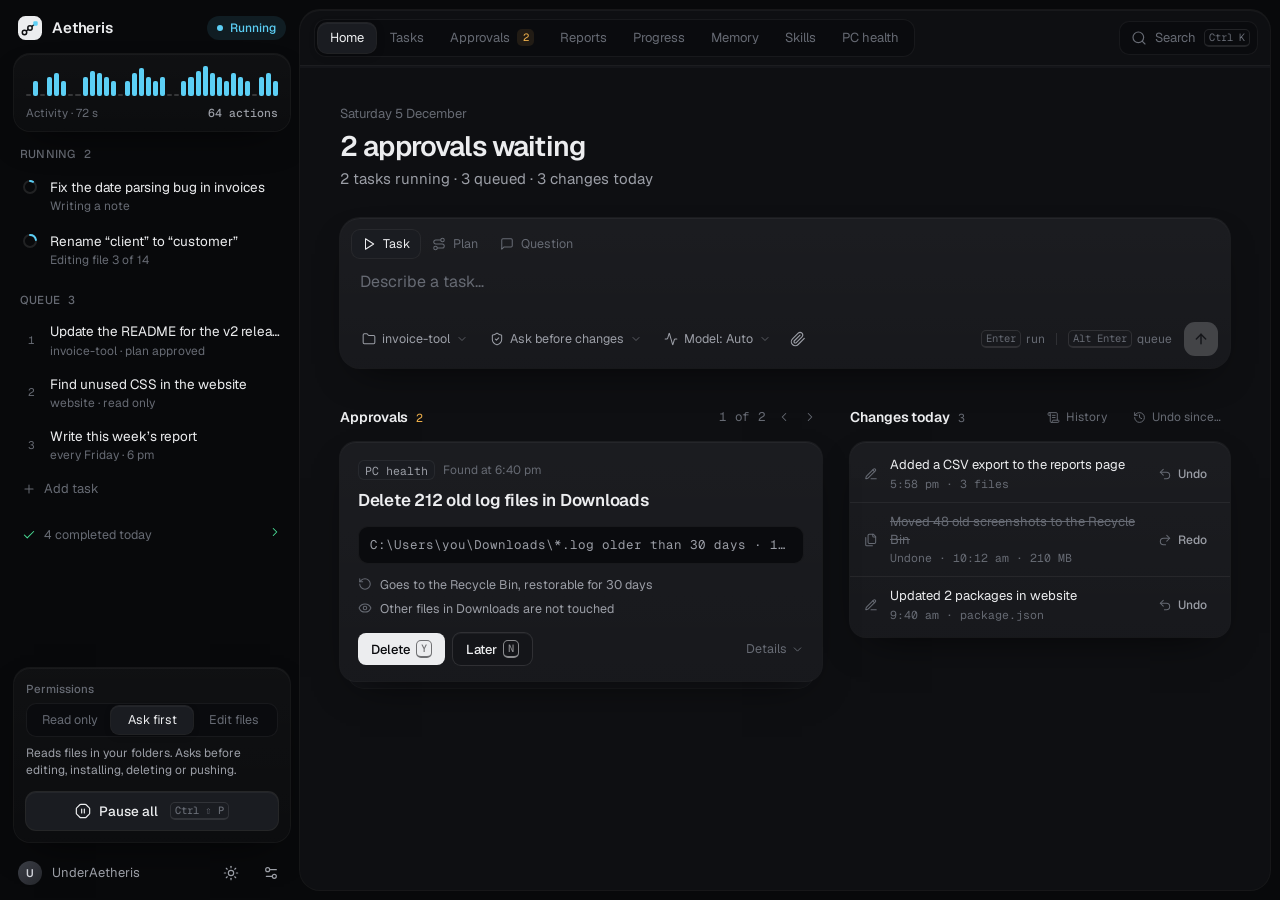
<file: docs/design/prototype-v0.8/aetheris-prototype-v0.8.html>
<!doctype html><html lang="en"><head><meta charset="utf-8"><meta name="viewport" content="width=device-width,initial-scale=1"><title>Aetheris · prototype v0.8</title><style>@font-face{font-family:"Geist";src:url([data-uri]) format("woff2");font-weight:100 900;font-display:swap}@font-face{font-family:"Geist Mono";src:url([data-uri]) format("woff2");font-weight:100 900;font-display:swap}/* Aetheris design tokens v0.6. Dark is the default. Fonts (Geist, Geist Mono; SIL OFL 1.1) are injected by build.py. */
:root{
  --font:"Geist","Segoe UI Variable Text","Segoe UI",system-ui,sans-serif;
  --mono:"Geist Mono","Cascadia Mono",Consolas,monospace;
  --r-xs:6px; --r-sm:8px; --r:10px; --r-md:12px; --r-lg:16px; --r-xl:20px;
  --ease:cubic-bezier(.2,.8,.2,1); --ease-out:cubic-bezier(.16,1,.3,1); --spring:cubic-bezier(.34,1.32,.64,1);
  --t-fast:140ms; --t:220ms; --t-slow:460ms;
}
:root,[data-theme="dark"]{
  color-scheme:dark;
  --bg:#08090B; --panel:#0E0F12; --raised:#141519; --raised-2:#1A1C21; --sunken:#0A0B0E;
  --surface:linear-gradient(180deg,rgba(255,255,255,.032),rgba(255,255,255,.014));
  --line:rgba(255,255,255,.06); --line-2:rgba(255,255,255,.10); --line-3:rgba(255,255,255,.17);
  --hi:inset 0 1px 0 rgba(255,255,255,.045);
  --text:#ECEDEF; --text-2:#9B9EA6; --text-3:#666A73;
  --live:#5CCFF5; --live-soft:rgba(92,207,245,.10); --live-line:rgba(92,207,245,.34);
  --ask:#F2B24C; --ask-soft:rgba(242,178,76,.10); --ask-line:rgba(242,178,76,.36);
  --bad:#F07A7A; --bad-soft:rgba(240,122,122,.10);
  --good:#4ADE96; --good-soft:rgba(74,222,150,.09);
  --add-bg:rgba(74,222,150,.08); --del-bg:rgba(240,122,122,.08);
  --btn:#ECEDEF; --btn-text:#0A0B0E;
  --spot:rgba(255,255,255,.055);
  --shadow:0 0 0 1px var(--line),var(--hi),0 16px 40px -20px rgba(0,0,0,.8);
  --shadow-pop:0 0 0 1px var(--line-2),var(--hi),0 28px 72px -18px rgba(0,0,0,.85);
  --ring:0 0 0 1px var(--live-line),0 0 0 5px rgba(92,207,245,.08);
  --scrim:rgba(4,5,7,.62);
}
[data-theme="light"]{
  color-scheme:light;
  --bg:#EEEEEC; --panel:#F8F8F7; --raised:#FFFFFF; --raised-2:#F2F2F0; --sunken:#F2F2F0;
  --surface:linear-gradient(180deg,#FFFFFF,#FCFCFB);
  --line:rgba(17,18,22,.07); --line-2:rgba(17,18,22,.11); --line-3:rgba(17,18,22,.18);
  --hi:inset 0 1px 0 rgba(255,255,255,.9);
  --text:#16171A; --text-2:#5C6068; --text-3:#8A8E96;
  --live:#0A86B8; --live-soft:rgba(10,134,184,.08); --live-line:rgba(10,134,184,.32);
  --ask:#B56A00; --ask-soft:rgba(214,138,20,.10); --ask-line:rgba(181,106,0,.36);
  --bad:#CC3B3B; --bad-soft:rgba(204,59,59,.08);
  --good:#178A52; --good-soft:rgba(23,138,82,.08);
  --add-bg:rgba(23,138,82,.07); --del-bg:rgba(204,59,59,.06);
  --btn:#16171A; --btn-text:#FFFFFF;
  --spot:rgba(10,134,184,.05);
  --shadow:0 0 0 1px var(--line),0 1px 2px rgba(17,18,22,.04),0 10px 28px -14px rgba(17,18,22,.14);
  --shadow-pop:0 0 0 1px var(--line-2),0 28px 72px -18px rgba(17,18,22,.3);
  --ring:0 0 0 1px var(--live-line),0 0 0 5px rgba(10,134,184,.07);
  --scrim:rgba(238,238,236,.6);
}
*{box-sizing:border-box;margin:0;padding:0}
html,body{height:100%}
body{font-family:var(--font);font-size:14px;line-height:1.5;color:var(--text);background:var(--bg);-webkit-font-smoothing:antialiased;overflow:hidden;font-feature-settings:"ss01","cv11"}
button{font:inherit;color:inherit;background:none;border:0;cursor:pointer}
input,textarea{font:inherit;color:inherit;background:none;border:0;outline:0;resize:none}
svg{width:16px;height:16px;flex:none;stroke-width:1.75}
.mono{font-family:var(--mono);font-size:12.5px;letter-spacing:-.01em}
.muted{color:var(--text-2)} .faint{color:var(--text-3)}
:focus-visible{outline:2px solid var(--live);outline-offset:2px;border-radius:8px}
input:focus-visible,textarea:focus-visible{outline:none}
body.theming *{transition:background-color var(--t) var(--ease),border-color var(--t) var(--ease),color var(--t) var(--ease)!important}
kbd,.kbd{font-family:var(--mono);font-size:10.5px;color:var(--text-3);border:1px solid var(--line-2);border-bottom-width:2px;border-radius:5px;padding:0 4px;line-height:15px;background:transparent;white-space:nowrap}
.sp{flex:1}

/* ---------- shell ---------- */
.app{display:grid;grid-template-columns:300px 1fr;height:100vh}

/* Console: the left column is about the agent and your control over it, not page links. */
.con{display:flex;flex-direction:column;min-height:0;padding:14px 10px 10px 14px;gap:14px}
.con-h{display:flex;align-items:center;gap:10px;padding:2px 4px 0}
.con-h .mark{width:24px;height:24px}
.con-h b{font-weight:600;letter-spacing:-.01em;font-size:15px}
.state{margin-left:auto;display:inline-flex;align-items:center;gap:7px;height:24px;padding:0 10px;border-radius:999px;font-size:12px;font-weight:500;background:var(--live-soft);color:var(--live);transition:all var(--t) var(--ease)}
.state i{width:6px;height:6px;border-radius:50%;background:currentColor;animation:breathe 2.2s ease-in-out infinite}
.state.paused{background:var(--raised-2);color:var(--text-2)} .state.paused i{animation:none}
.state.ask{background:var(--ask-soft);color:var(--ask)}
@keyframes breathe{0%,100%{opacity:1;transform:scale(1)}50%{opacity:.45;transform:scale(.8)}}

.pulse-box{padding:12px 12px 10px;border-radius:var(--r-lg);background:var(--surface);box-shadow:var(--shadow)}
.bars{display:flex;align-items:flex-end;gap:2px;height:30px}
.bars i{flex:1;border-radius:2px;background:var(--line-3);min-height:2px;transition:height .5s var(--ease-out),background .4s}
.bars i.on{background:var(--live)}
.bars i.ask{background:var(--ask)}
.pulse-box .cap{display:flex;justify-content:space-between;margin-top:8px;font-size:11.5px;color:var(--text-3)}
.pulse-box .cap b{color:var(--text-2);font-weight:500;font-family:var(--mono);font-size:11.5px}

.con-scroll{flex:1;min-height:0;overflow:auto;display:flex;flex-direction:column;gap:14px;margin-right:-4px;padding-right:4px}
.grp-h{display:flex;align-items:center;gap:8px;padding:0 6px 6px;font-size:11.5px;font-weight:500;color:var(--text-3);letter-spacing:.02em}
.grp-h .n{font-family:var(--mono)}
.grp-h .hint{margin-left:auto;font-weight:400;opacity:0;transition:opacity var(--t)}
.grp:hover .grp-h .hint{opacity:1}
.ti{position:relative;display:grid;grid-template-columns:18px 1fr;gap:10px;align-items:start;padding:8px 8px;border-radius:var(--r);cursor:pointer;transition:background var(--t-fast)}
.ti:hover{background:var(--raised)}
.ti.on{background:var(--raised);box-shadow:0 0 0 1px var(--line),var(--hi)}
.ti>div{min-width:0}
.ti .t{white-space:nowrap;overflow:hidden;text-overflow:ellipsis;font-size:13.5px}
.ti .m{font-size:12px;color:var(--text-3);white-space:nowrap;overflow:hidden;text-overflow:ellipsis;transition:color var(--t)}
.ti .m.ask{color:var(--ask)}
.ti .tools{position:absolute;right:6px;top:50%;transform:translateY(-50%);display:flex;gap:2px;padding-left:30px;opacity:0;pointer-events:none;background:linear-gradient(90deg,transparent,var(--raised) 24px);transition:opacity var(--t-fast)}
.ti:hover .tools,.ti:focus-within .tools{pointer-events:auto}
.ti:hover .tools,.ti:focus-within .tools{opacity:1}
.mini{width:24px;height:24px;display:grid;place-items:center;border-radius:7px;color:var(--text-3)}
.mini:hover{background:var(--raised-2);color:var(--text)}
.mini svg{width:14px;height:14px}
.ring{width:16px;height:16px;margin-top:2px}
.ring circle{fill:none;stroke-width:2}
.ring .bg{stroke:var(--line-2)} .ring .fg{stroke:var(--live);stroke-linecap:round;transition:stroke-dashoffset var(--t-slow) var(--ease)}
.ring.ask .fg{stroke:var(--ask)} .ring.paused .fg{stroke:var(--text-3)}
.ring.spin{animation:spin 2.4s linear infinite}
@keyframes spin{to{transform:rotate(360deg)}}
.q{grid-template-columns:18px 1fr;align-items:center;padding:7px 8px}
.q>.grip,.q>.pos{grid-row:1;grid-column:1;transition:opacity var(--t-fast)}
.q>div{grid-row:1;grid-column:2}
.q .grip{color:var(--text-2);cursor:grab;opacity:0;display:grid;place-items:center}
.q:hover .grip{opacity:1}
.q:hover .pos{opacity:0}
.q .grip svg{width:13px;height:13px}
.q .pos{font-family:var(--mono);font-size:11px;color:var(--text-3);text-align:center}
.q.drag{opacity:.4}
.q.over{box-shadow:inset 0 2px 0 var(--live)}
.addq{display:flex;align-items:center;gap:8px;height:32px;padding:0 8px;margin-top:2px;border-radius:var(--r);color:var(--text-3);font-size:13px;width:100%}
.addq:hover{color:var(--text);background:var(--raised)}
.addq svg{width:14px;height:14px}
.doneline{display:flex;align-items:center;gap:8px;padding:6px 8px;border-radius:var(--r);font-size:12.5px;color:var(--text-3);cursor:pointer}
.doneline:hover{background:var(--raised);color:var(--text-2)}
.doneline svg{width:14px;height:14px;color:var(--good)}
.doneline .chev{margin-left:auto;color:var(--text-3)}

.ctrl{border-radius:var(--r-lg);background:var(--surface);box-shadow:var(--shadow);padding:12px;display:flex;flex-direction:column;gap:12px}
.ctrl .lbl{font-size:11.5px;color:var(--text-3);font-weight:500;display:flex;justify-content:space-between;align-items:center}
.ctrl .lbl b{font-family:var(--mono);font-weight:500;color:var(--text-2)}
.level{position:relative;display:grid;grid-template-columns:repeat(3,1fr);padding:3px;border-radius:var(--r);background:var(--sunken);box-shadow:inset 0 0 0 1px var(--line);margin-top:6px}
.level button{position:relative;z-index:1;height:28px;font-size:12.5px;color:var(--text-3);border-radius:8px;transition:color var(--t)}
.level button.on{color:var(--text)}
.level .knob{position:absolute;top:3px;bottom:3px;left:3px;width:calc((100% - 6px)/3);border-radius:8px;background:var(--raised-2);box-shadow:0 0 0 1px var(--line-2),var(--hi),0 2px 6px rgba(0,0,0,.25);transition:transform var(--t-slow) var(--spring)}
.level-d{font-size:12px;color:var(--text-2);margin-top:8px;line-height:1.45;min-height:35px}
.budget{height:4px;border-radius:2px;background:var(--line-2);overflow:hidden;margin-top:7px}
.budget i{display:block;height:100%;border-radius:2px;background:var(--text-2);transition:width .6s var(--ease-out)}
.row-sw{display:flex;align-items:center;justify-content:space-between;font-size:13px}
.row-sw .s{font-size:11.5px;color:var(--text-3);display:block}
.kill{display:flex;align-items:center;justify-content:center;gap:8px;height:38px;border-radius:var(--r);font-weight:500;font-size:13.5px;color:var(--text);background:var(--raised-2);box-shadow:0 0 0 1px var(--line-2),var(--hi);transition:all var(--t) var(--ease)}
.kill:hover{box-shadow:0 0 0 1px var(--bad),0 0 0 4px var(--bad-soft);color:var(--bad)}
.kill kbd{margin-left:4px}
.kill.resume{background:var(--live);color:var(--btn-text);box-shadow:none}
.kill.resume:hover{box-shadow:0 0 0 4px var(--live-soft);color:var(--btn-text)}
.kill.resume kbd{color:inherit;border-color:currentColor;opacity:.6}
.me{display:flex;align-items:center;gap:10px;padding:2px 4px;font-size:13px;color:var(--text-2)}
.av{width:24px;height:24px;border-radius:50%;background:linear-gradient(135deg,#3a3d45,#24262b);display:grid;place-items:center;font-size:11px;font-weight:600;color:#cfd2d8}
[data-theme="light"] .av{background:linear-gradient(135deg,#dcdcd8,#c8c8c3);color:#3c3e44}
.iconbtn{width:30px;height:30px;display:grid;place-items:center;border-radius:var(--r-sm);color:var(--text-2);transition:background var(--t-fast),color var(--t-fast)}
.iconbtn:hover{background:var(--raised-2);color:var(--text)}

.sw{width:32px;height:20px;border-radius:10px;background:var(--line-3);position:relative;transition:background var(--t) var(--ease);flex:none}
.sw::after{content:"";position:absolute;top:2px;left:2px;width:16px;height:16px;border-radius:50%;background:#fff;box-shadow:0 1px 3px rgba(0,0,0,.35);transition:transform var(--t-slow) var(--spring)}
.sw.on{background:var(--live)} .sw.on::after{transform:translateX(12px)}

.main{margin:10px 10px 10px 0;background:var(--panel);border-radius:var(--r-xl);box-shadow:0 0 0 1px var(--line),var(--hi);display:flex;flex-direction:column;min-width:0;min-height:0;overflow:hidden;position:relative}
.top{height:56px;flex:none;display:flex;align-items:center;gap:8px;padding:0 12px 0 14px;border-bottom:1px solid var(--line);position:relative;z-index:5}
.tabs-nav{position:relative;display:flex;gap:2px;padding:4px;border-radius:12px;background:var(--sunken);box-shadow:inset 0 0 0 1px var(--line)}
.tabs-nav a{position:relative;z-index:1;display:flex;align-items:center;gap:7px;height:30px;padding:0 12px;border-radius:9px;font-size:13px;color:var(--text-3);cursor:pointer;white-space:nowrap;transition:color var(--t)}
.tabs-nav a:hover{color:var(--text)}
.tabs-nav a.on{color:var(--text)}
.tabs-nav a svg{width:15px;height:15px}
.tabs-nav a .n{font-family:var(--mono);font-size:10.5px;min-width:17px;height:17px;padding:0 4px;border-radius:5px;display:grid;place-items:center;background:var(--ask-soft);color:var(--ask)}
.tabs-nav .ind{position:absolute;top:4px;bottom:4px;left:0;border-radius:9px;background:var(--raised-2);box-shadow:0 0 0 1px var(--line-2),var(--hi),0 2px 8px rgba(0,0,0,.25);transition:transform var(--t-slow) var(--spring),width var(--t-slow) var(--spring)}
.chip{display:inline-flex;align-items:center;gap:6px;height:30px;padding:0 10px;border-radius:var(--r-sm);color:var(--text-2);font-size:12.5px;white-space:nowrap;transition:background var(--t-fast),color var(--t-fast),box-shadow var(--t-fast)}
button.chip:hover,button.chip.open{background:var(--raised-2);color:var(--text)}
.chip svg{width:14px;height:14px}
.chip .chev{width:12px;height:12px;opacity:.6}
.chip.out{box-shadow:0 0 0 1px var(--line)}
.searchbtn{display:flex;align-items:center;gap:8px;height:34px;padding:0 8px 0 12px;border-radius:10px;color:var(--text-3);background:var(--sunken);box-shadow:inset 0 0 0 1px var(--line);font-size:13px;transition:all var(--t-fast)}
.searchbtn:hover{color:var(--text-2);box-shadow:inset 0 0 0 1px var(--line-2)}
.meter{width:36px;height:4px;border-radius:2px;background:var(--line-2);overflow:hidden}
.meter i{display:block;height:100%;background:var(--text-2);border-radius:2px}
.view{flex:1;min-height:0;overflow:auto;position:relative}
.view.enter>*{animation:viewIn var(--t-slow) var(--ease-out)}
@keyframes viewIn{from{opacity:0;transform:translateY(8px)}to{opacity:1;transform:none}}
.pausebar{display:flex;align-items:center;gap:10px;padding:0 14px 0 18px;height:0;overflow:hidden;background:var(--raised);border-bottom:1px solid transparent;font-size:13px;color:var(--text-2);transition:height var(--t-slow) var(--ease-out),border-color var(--t)}
.pausebar.on{height:44px;border-color:var(--line)}
.pausebar svg{color:var(--text)}
.pausebar b{color:var(--text);font-weight:500}
.pausebar .btn{margin-left:auto}

/* ---------- buttons ---------- */
.btn{display:inline-flex;align-items:center;justify-content:center;gap:6px;height:32px;padding:0 13px;border-radius:var(--r-sm);font-weight:500;font-size:13px;white-space:nowrap;transition:background var(--t-fast),box-shadow var(--t-fast),transform var(--t-fast),opacity var(--t-fast),color var(--t-fast)}
.btn:active{transform:scale(.96)}
.btn svg{width:14px;height:14px}
.btn.pri{background:var(--btn);color:var(--btn-text);box-shadow:var(--hi)}
.btn.pri:hover{opacity:.9}
.btn.sec{box-shadow:0 0 0 1px var(--line-2),var(--hi);background:var(--raised)}
.btn.sec:hover{background:var(--raised-2)}
.btn.ghost{color:var(--text-2)} .btn.ghost:hover{background:var(--raised-2);color:var(--text)}
.btn.ask{background:var(--ask);color:#1a1205}
[data-theme="light"] .btn.ask{color:#fff}
.btn.live{background:var(--live);color:var(--btn-text)}
.btn kbd{border-color:currentColor;opacity:.55;color:inherit}
.btn.sm{height:26px;padding:0 9px;font-size:12px}
.seg{display:inline-flex;padding:2px;border-radius:var(--r-sm);box-shadow:inset 0 0 0 1px var(--line);gap:2px;background:var(--sunken)}
.seg button{height:24px;padding:0 8px;white-space:nowrap;flex:none;border-radius:6px;font-family:var(--mono);font-size:11.5px;color:var(--text-3)}
.seg button.on{background:var(--raised-2);color:var(--text);box-shadow:0 0 0 1px var(--line)}

/* ---------- popover ---------- */
.pop{position:fixed;z-index:70;min-width:240px;max-width:340px;padding:6px;border-radius:var(--r-md);background:var(--raised);box-shadow:var(--shadow-pop);animation:popIn var(--t) var(--ease-out) both;transform-origin:top left}
@keyframes popIn{from{opacity:0;transform:translateY(-4px) scale(.97)}}
.pop h6{font-size:11px;font-weight:500;color:var(--text-3);padding:6px 8px 4px;letter-spacing:.02em}
.pop .o{display:grid;grid-template-columns:18px 1fr auto;gap:10px;align-items:start;padding:8px;border-radius:8px;cursor:pointer}
.pop .o:hover,.pop .o.kb{background:var(--raised-2)}
.pop .o svg{color:var(--text-3);margin-top:2px}
.pop .o .t{font-size:13.5px}
.pop .o .d{font-size:12px;color:var(--text-3);line-height:1.4;margin-top:1px}
.pop .o .r{font-family:var(--mono);font-size:11px;color:var(--text-3);margin-top:3px;white-space:nowrap}
.pop .o.sel .ck{color:var(--live)}

/* ---------- cards & spotlight ---------- */
.card{position:relative;background:var(--surface);background-color:var(--raised);border-radius:var(--r-lg);box-shadow:var(--shadow);isolation:isolate}
.card::before{content:"";position:absolute;inset:0;border-radius:inherit;pointer-events:none;z-index:-1;opacity:0;transition:opacity var(--t-slow);background:radial-gradient(420px circle at var(--mx,50%) var(--my,50%),var(--spot),transparent 60%)}
.card:hover::before{opacity:1}

/* ---------- home ---------- */
.home{max-width:1080px;margin:0 auto;padding:36px 40px 72px}
.hello{display:block}
.hello .date{font-size:13px;color:var(--text-3)}
.hello h1{font-size:28px;font-weight:600;letter-spacing:-.03em;margin-top:6px;line-height:1.15}
.hello p{color:var(--text-2);margin-top:6px;font-size:15px}
.hello p b{color:var(--text);font-weight:500}
.stats{margin-left:auto;display:flex;gap:4px}
.stat{padding:10px 14px;border-radius:var(--r-md);min-width:96px;cursor:pointer;transition:background var(--t-fast)}
.stat:hover{background:var(--raised)}
.stat .v{font-size:22px;font-weight:600;letter-spacing:-.02em;font-variant-numeric:tabular-nums;display:flex;align-items:center;gap:8px}
.stat .v i{width:7px;height:7px;border-radius:50%}
.stat .k{font-size:12px;color:var(--text-3)}
.dot{display:inline-block;width:7px;height:7px;border-radius:50%;background:var(--text-3)}
.dot.ask{background:var(--ask)} .dot.live{background:var(--live)} .dot.good{background:var(--good)}

.composer{margin-top:28px;border-radius:var(--r-xl);transition:box-shadow var(--t) var(--ease)}
.composer.focus{box-shadow:var(--ring),var(--hi),0 24px 60px -24px rgba(0,0,0,.8)}
.modes{display:flex;gap:2px;padding:12px 12px 0}
.modes button{display:flex;align-items:center;gap:7px;height:28px;padding:0 10px;border-radius:8px;font-size:12.5px;color:var(--text-3);transition:all var(--t-fast)}
.modes button:hover{color:var(--text)}
.modes button.on{color:var(--text);background:var(--raised-2);box-shadow:0 0 0 1px var(--line)}
.modes button svg{width:14px;height:14px}
.composer textarea{display:block;width:100%;padding:12px 20px 4px;font-size:16px;line-height:1.5;min-height:56px}
.composer textarea::placeholder{color:var(--text-3)}
.composer .bar{display:flex;align-items:center;gap:2px;padding:8px 12px 12px}
.send{width:34px;height:34px;border-radius:11px;display:grid;place-items:center;background:var(--btn);color:var(--btn-text);transition:transform var(--t) var(--spring),opacity var(--t-fast)}
.send:not(:disabled):hover{transform:scale(1.06)}
.send:disabled{opacity:.2;cursor:default}
.send svg{stroke-width:2.25}
.before{display:grid;grid-template-rows:0fr;transition:grid-template-rows var(--t-slow) var(--ease-out)}
.before.on{grid-template-rows:1fr}
.before>div{overflow:hidden}
.before .in{margin:0 12px 12px;padding:12px 14px;border-radius:var(--r-md);background:var(--sunken);box-shadow:inset 0 0 0 1px var(--line);display:grid;grid-template-columns:repeat(4,1fr);gap:12px}
.before .k{font-size:11px;color:var(--text-3);letter-spacing:.02em;display:flex;align-items:center;gap:6px}
.before .k svg{width:12px;height:12px}
.before .v{font-size:13px;margin-top:3px;color:var(--text);line-height:1.4}
.before .v.flash{animation:flash .6s var(--ease-out)}
@keyframes flash{from{color:var(--live)}}
.sugg{display:flex;gap:8px;margin-top:12px;flex-wrap:wrap}
.sugg button{display:flex;align-items:center;gap:8px;height:32px;padding:0 12px;border-radius:999px;color:var(--text-2);font-size:12.5px;box-shadow:inset 0 0 0 1px var(--line);transition:all var(--t-fast)}
.sugg button:hover{color:var(--text);background:var(--raised);box-shadow:inset 0 0 0 1px var(--line-2)}
.sugg svg{width:14px;height:14px;color:var(--text-3)}

.planrev{margin-top:16px;padding:16px;animation:stIn var(--t-slow) var(--ease-out) both}
.planrev .h{display:flex;align-items:center;gap:10px}
.planrev .h b{font-weight:600;font-size:15px}
.planrev .h .tag{margin-left:4px}
.planrev .sub{font-size:13px;color:var(--text-2);margin-top:4px}
.psteps{margin-top:12px;display:flex;flex-direction:column;gap:4px}
.ps{display:grid;grid-template-columns:14px 22px 1fr auto auto;gap:10px;align-items:center;padding:8px 10px;border-radius:var(--r);background:var(--sunken);box-shadow:inset 0 0 0 1px var(--line);transition:opacity var(--t),background var(--t)}
.ps.off{opacity:.45} .ps.off .tt{text-decoration:line-through}
.ps .grip{color:var(--text-3);cursor:grab;display:grid;place-items:center} .ps .grip svg{width:13px;height:13px}
.ps .no{font-family:var(--mono);font-size:11px;color:var(--text-3)}
.ps .tt{font-size:13.5px;outline:none;border-radius:4px}
.ps .tt:focus{box-shadow:0 0 0 1px var(--live-line);background:var(--raised)}
.ps .perm{font-family:var(--mono);font-size:11px;padding:2px 7px;border-radius:5px;cursor:pointer;white-space:nowrap}
.ps .perm.look{color:var(--text-3);box-shadow:inset 0 0 0 1px var(--line-2)}
.ps .perm.ask{color:var(--ask);background:var(--ask-soft)}
.ps .perm.auto{color:var(--live);background:var(--live-soft)}
.ps.drag{opacity:.35} .ps.over{box-shadow:inset 0 2px 0 var(--live),inset 0 0 0 1px var(--line)}
.planrev .acts{display:flex;gap:8px;margin-top:14px;align-items:center}
.planrev .acts .faint{font-size:12px}

.grid{display:grid;grid-template-columns:minmax(0,1fr) 380px;gap:28px;margin-top:40px;align-items:start}
.col{display:flex;flex-direction:column;gap:32px;min-width:0}
.sec-h{display:flex;align-items:center;gap:8px;margin-bottom:12px;min-height:26px}
.sec-h h2{font-size:14px;font-weight:600;letter-spacing:-.005em}
.sec-h .c{font-family:var(--mono);font-size:11.5px;color:var(--text-3)}
.sec-h .c.ask{color:var(--ask)}
.sec-h .r{margin-left:auto;display:flex;align-items:center;gap:6px;font-size:12px;color:var(--text-3)}
.sec-h a{margin-left:auto;font-size:12.5px;color:var(--text-3);cursor:pointer;display:flex;align-items:center;gap:2px}
.sec-h a:hover{color:var(--text)}
.sec-h a svg{width:13px;height:13px}

/* decision stack */
.dstack{position:relative;padding-bottom:16px}
.dstack .back{position:absolute;left:0;right:0;bottom:0;height:60px;border-radius:var(--r-lg);background:var(--raised);box-shadow:0 0 0 1px var(--line);transition:all var(--t-slow) var(--ease-out)}
.dstack .back.b1{transform:scale(.965);bottom:8px;opacity:.8}
.dstack .back.b2{transform:scale(.93);bottom:0;opacity:.5}
.dcard{position:relative;z-index:2;padding:18px 18px 16px;transition:transform var(--t-slow) var(--ease-out),opacity var(--t-slow) var(--ease-out)}
.dcard.out-yes{transform:translate(40px,-8px) rotate(1.2deg);opacity:0}
.dcard.out-no{transform:translate(-40px,-8px) rotate(-1.2deg);opacity:0}
.dcard.in{animation:dIn var(--t-slow) var(--ease-out) both}
@keyframes dIn{from{transform:translateY(14px) scale(.97);opacity:.4}}
.dcard .src{display:flex;align-items:center;gap:8px;font-size:12px;color:var(--text-3)}
.dcard .src .tag{height:20px}
.dcard .tt{font-size:17px;font-weight:600;letter-spacing:-.015em;margin-top:8px}
.dcard .cmd{margin-top:12px;padding:10px 12px;border-radius:var(--r);background:var(--sunken);box-shadow:inset 0 0 0 1px var(--line);color:var(--text-2);font-family:var(--mono);font-size:12.5px;white-space:nowrap;overflow:hidden;text-overflow:ellipsis}
.dcard .facts{display:flex;flex-direction:column;gap:6px;margin-top:12px}
.dcard .fact{display:flex;gap:8px;font-size:12.5px;color:var(--text-2);line-height:1.4}
.dcard .fact svg{width:14px;height:14px;color:var(--text-3);margin-top:1px}
.dcard .det{display:grid;grid-template-rows:0fr;transition:grid-template-rows var(--t-slow) var(--ease-out)}
.dcard .det.on{grid-template-rows:1fr}
.dcard .det>div{overflow:hidden}
.dcard .det ul{list-style:none;margin-top:12px;border-top:1px solid var(--line);padding-top:10px;display:flex;flex-direction:column;gap:4px}
.dcard .det li{display:flex;justify-content:space-between;font-family:var(--mono);font-size:12px;color:var(--text-2)}
.dcard .det li span:last-child{color:var(--text-3)}
.dcard .acts{display:flex;align-items:center;gap:8px;margin-top:16px}
.dcard .acts .more{font-size:12.5px;color:var(--text-3);display:flex;align-items:center;gap:4px}
.dcard .acts .more:hover{color:var(--text)}
.dcard .acts .more svg{width:13px;height:13px;transition:transform var(--t)}
.dcard .acts .more.on svg{transform:rotate(180deg)}
.dnav{display:flex;gap:2px}
.allclear{padding:22px 18px;display:flex;gap:12px;align-items:center;color:var(--text-2);font-size:13.5px}
.allclear .ic{width:32px;height:32px;border-radius:10px;display:grid;place-items:center;background:var(--good-soft);color:var(--good)}

/* running */
.stack{display:flex;flex-direction:column;gap:10px}
.live-card{padding:14px 16px;cursor:pointer;transition:transform var(--t) var(--ease),box-shadow var(--t)}
.live-card:hover{transform:translateY(-1px)}
.live-card .h{display:flex;align-items:center;gap:10px}
.live-card .tt{font-weight:500;font-size:14.5px;white-space:nowrap;overflow:hidden;text-overflow:ellipsis}
.live-card .el{margin-left:auto;color:var(--text-3);white-space:nowrap}
.live-card .tools{display:flex;gap:2px;margin-left:6px}
.strip{display:flex;align-items:center;margin:12px 0 10px}
.strip i{height:2px;flex:1;background:var(--line-2);position:relative;overflow:hidden}
.strip i.done{background:var(--text-3)}
.strip i.act::after{content:"";position:absolute;inset:0;background:linear-gradient(90deg,transparent,var(--live),transparent);animation:sweep 1.4s linear infinite}
.paused-all .strip i.act::after,.paused-all .ring.spin,.paused-all .shimmer,.paused-all .caret::after,.paused-all .plan .p.act::after{animation-play-state:paused}
@keyframes sweep{from{transform:translateX(-100%)}to{transform:translateX(100%)}}
.node{width:10px;height:10px;flex:none;border:1.5px solid var(--text-3);border-radius:50%;background:var(--raised);transition:all var(--t) var(--ease)}
.node.sq{border-radius:2.5px}
.node.done{background:var(--text-3);border-color:var(--text-3)}
.node.done.look{background:var(--raised)}
.node.act{border-color:var(--live);background:var(--live);box-shadow:0 0 0 3px var(--live-soft)}
.node.ask{border-color:var(--ask);background:var(--ask);border-radius:2.5px;box-shadow:0 0 0 3px var(--ask-soft)}
.node.wait{opacity:.5}
.now{display:flex;align-items:center;gap:8px;font-size:13px;color:var(--text-2);min-height:20px}
.caret::after{content:"";display:inline-block;width:6px;height:13px;background:var(--live);margin-left:2px;vertical-align:-2px;animation:blink 1s steps(1) infinite;border-radius:1px}
@keyframes blink{50%{opacity:0}}

/* changed today */
.chg{padding:4px 0}
.chg .r{display:grid;grid-template-columns:16px 1fr auto;gap:10px;align-items:center;padding:10px 14px;border-top:1px solid var(--line);transition:opacity var(--t)}
.chg .r:first-child{border-top:0}
.chg .r svg{width:14px;height:14px;color:var(--text-3)}
.chg .r .t{font-size:13px;line-height:1.35}
.chg .r .m{font-size:11.5px;color:var(--text-3);font-family:var(--mono);margin-top:1px}
.chg .r.undone .t{color:var(--text-3);text-decoration:line-through}
.chg .r .btn{height:26px;padding:0 9px;font-size:12px}
.chg .r.fresh{animation:fresh 1.6s var(--ease-out)}
@keyframes fresh{from{background:var(--live-soft)}}

.tag{display:inline-flex;align-items:center;gap:4px;height:20px;padding:0 7px;border-radius:6px;font-size:11.5px;font-family:var(--mono);background:var(--raised-2);color:var(--text-2);box-shadow:inset 0 0 0 1px var(--line);white-space:nowrap}
.tag svg{width:12px;height:12px}
.tag.good{background:var(--good-soft);color:var(--good);box-shadow:none}
.tag.bad{background:var(--bad-soft);color:var(--bad);box-shadow:none}
.tag.ask{background:var(--ask-soft);color:var(--ask);box-shadow:none}
.tag.live{background:var(--live-soft);color:var(--live);box-shadow:none}

.score{padding:16px}
.score .lbl{font-size:12.5px;color:var(--text-2);display:flex;justify-content:space-between}
.score .big{display:flex;align-items:baseline;gap:6px;margin-top:4px}
.score .big b{font-size:34px;font-weight:600;letter-spacing:-.03em;font-variant-numeric:tabular-nums}
.score .big span{color:var(--text-3);font-size:14px}
.score .delta{color:var(--good);font-size:12px;font-family:var(--mono);margin-left:auto}
.chart{margin:10px -4px 0;height:72px;position:relative}
.chart svg{width:100%;height:100%;overflow:visible}
.chart .ln{fill:none;stroke:var(--text);stroke-width:1.5;stroke-linejoin:round;stroke-dasharray:600;stroke-dashoffset:600;animation:draw 1.4s var(--ease-out) .2s forwards}
.chart .ar{fill:url(#ga);opacity:0;animation:fade .8s ease .9s forwards}
.chart .kp{fill:var(--good);opacity:0;animation:fade .3s ease 1.3s forwards}
.chart .hit{fill:transparent;cursor:crosshair}
.chart .tip{position:absolute;top:-30px;transform:translateX(-50%);padding:3px 8px;border-radius:6px;background:var(--btn);color:var(--btn-text);font-size:11.5px;font-family:var(--mono);white-space:nowrap;pointer-events:none;opacity:0;transition:opacity var(--t-fast),left var(--t) var(--ease-out)}
.chart .tip.on{opacity:1}
.chart .ax{display:flex;justify-content:space-between;font-family:var(--mono);font-size:10px;color:var(--text-3);margin-top:6px}
@keyframes draw{to{stroke-dashoffset:0}}
@keyframes fade{to{opacity:1}}
.tried{border-top:1px solid var(--line);margin-top:30px}
.tried div{display:grid;grid-template-columns:1fr auto;gap:8px;align-items:center;padding:9px 0 0;font-size:13px}
.tried div span{color:var(--text-2);white-space:nowrap;overflow:hidden;text-overflow:ellipsis}
.pc{padding:6px 16px}
.pc .r{display:grid;grid-template-columns:18px 1fr auto;gap:10px;align-items:center;padding:10px 0;border-top:1px solid var(--line);font-size:13.5px}
.pc .r:first-child{border-top:0}
.pc .r svg{color:var(--text-3)}
.pc .r .v{font-family:var(--mono);font-size:12px;color:var(--text-2)}
.pc .bar{grid-column:2/4;height:4px;border-radius:2px;background:var(--line-2);margin-top:-4px;overflow:hidden}
.pc .bar i{display:block;height:100%;border-radius:2px;background:var(--text-2);transform-origin:left;animation:grow 1s var(--ease-out) both .3s}
.pc .bar i.warn{background:var(--ask)}
@keyframes grow{from{transform:scaleX(0)}}
/* ---------- task ---------- */
.task{display:grid;grid-template-columns:minmax(0,1fr) 452px;height:100%;min-height:0}
.thread-wrap{display:flex;flex-direction:column;min-height:0;border-right:1px solid var(--line)}
.thead{padding:20px 28px 14px;flex:none;border-bottom:1px solid var(--line)}
.thead .r1{display:flex;align-items:flex-start;gap:16px}
.thead h1{font-size:20px;font-weight:600;letter-spacing:-.02em;line-height:1.3}
.thead .ctl{margin-left:auto;display:flex;gap:6px;align-items:center;flex:none}
.thead .ctl .btn{height:28px}
.thead .meta{display:flex;gap:4px;margin:8px 0 0 -10px;flex-wrap:wrap;align-items:center}
.thead .meta .sp{flex:1}
.status{display:inline-flex;align-items:center;gap:7px;height:22px;padding:0 9px;border-radius:6px;font-size:12px;font-weight:500;background:var(--live-soft);color:var(--live)}
.status.ask{background:var(--ask-soft);color:var(--ask)}
.status.done{background:var(--good-soft);color:var(--good)}
.status.paused{background:var(--raised-2);color:var(--text-2)}
.status .dot{margin:0;background:currentColor}
.plan{display:grid;grid-template-columns:repeat(6,1fr);gap:4px;margin-top:18px}
.plan .p{font-size:12px;color:var(--text-3);padding-top:8px;position:relative;white-space:nowrap;overflow:hidden;text-overflow:ellipsis;transition:color var(--t)}
.plan .p::before{content:"";position:absolute;top:0;left:0;right:0;height:3px;border-radius:2px;background:var(--line-2);transition:background var(--t)}
.plan .p.done{color:var(--text-2)} .plan .p.done::before{background:var(--text-3)}
.plan .p.act{color:var(--text)} .plan .p.act::before{background:var(--live-line)}
.plan .p.act::after{content:"";position:absolute;top:0;left:0;height:3px;width:40%;border-radius:2px;background:var(--live);animation:slide 1.6s var(--ease) infinite}
@keyframes slide{0%{left:-40%}100%{left:100%}}
.plan .p.ask{color:var(--ask)} .plan .p.ask::before{background:var(--ask)}
.plan .p .i{font-family:var(--mono);font-size:11px;margin-right:5px;opacity:.7}

.thread{flex:1;overflow:auto;padding:20px 28px 24px;scroll-behavior:smooth}
.st{position:relative;display:grid;grid-template-columns:44px 20px 1fr;gap:0 10px;padding-bottom:6px;animation:stIn var(--t-slow) var(--ease-out) both}
@keyframes stIn{from{opacity:0;transform:translateY(8px)}to{opacity:1;transform:none}}
.st .tm{font-family:var(--mono);font-size:11.5px;color:var(--text-3);text-align:right;padding-top:5px}
.st .rail{position:relative;display:flex;justify-content:center;padding-top:8px}
.st .rail::after{content:"";position:absolute;top:24px;bottom:-4px;width:1px;background:var(--line-2)}
.st:last-child .rail::after{display:none}
.st .rail .node{position:relative;z-index:1}
.st .body{min-width:0;padding:2px 8px 10px;margin:0 -8px;border-radius:var(--r);cursor:pointer;transition:background var(--t-fast)}
.st .body:hover{background:var(--raised)}
.st.sel .body{background:var(--raised);box-shadow:0 0 0 1px var(--line)}
.st .ln1{display:flex;align-items:center;gap:8px;min-height:26px}
.st .ln1 .tt{font-size:14px}
.st .tool{font-family:var(--mono);font-size:11.5px;color:var(--text-3);margin-left:auto;white-space:nowrap}
.st .sub{font-size:13px;color:var(--text-2);margin-top:1px}
.st .sub .mono{font-size:12px}
.st .why{display:flex;gap:8px;align-items:flex-start;margin-top:8px;font-size:13px;color:var(--text-2)}
.st .why .tag{flex:none}
.st.think .body{cursor:default;background:none!important;box-shadow:none!important}
.st.think .txt{font-size:13.5px;color:var(--text-2);padding-top:3px;line-height:1.55}
.st.think .rail .node{width:6px;height:6px;border:0;background:var(--text-3);margin-top:2px;border-radius:50%}
.st .shimmer{background:linear-gradient(90deg,var(--text-2) 0%,var(--text) 40%,var(--text-2) 80%);background-size:200% 100%;-webkit-background-clip:text;background-clip:text;color:transparent;animation:shim 1.6s linear infinite}
@keyframes shim{from{background-position:100% 0}to{background-position:-100% 0}}
.st .stats{display:flex;gap:6px;margin-top:6px;flex-wrap:wrap}

.askbox{margin-top:8px;border-radius:var(--r-md);background:var(--raised);box-shadow:0 0 0 1px var(--ask-line),0 12px 32px -16px rgba(0,0,0,.5);padding:14px 16px;cursor:default;animation:askIn var(--t-slow) var(--ease-out) both}
@keyframes askIn{from{opacity:0;transform:translateY(6px) scale(.99)}to{opacity:1;transform:none}}
.askbox .q{font-size:15px;font-weight:500}
.askbox .cmd{margin-top:10px;padding:9px 12px;border-radius:var(--r-sm);background:var(--sunken);box-shadow:0 0 0 1px var(--line);font-family:var(--mono);font-size:12.5px}
.askbox .cmd .pr{color:var(--text-3);margin-right:8px;user-select:none}
.askbox dl{display:grid;grid-template-columns:auto 1fr;gap:6px 16px;margin-top:12px;font-size:13px}
.askbox dt{color:var(--text-3)} .askbox dd{color:var(--text-2)}
.askbox .acts{display:flex;gap:8px;margin-top:14px;align-items:center}
.askbox .acts .sp{flex:1}
.askbox.answered{box-shadow:0 0 0 1px var(--line);opacity:.75}

.donebox{margin-top:8px;padding:14px 16px;border-radius:var(--r-md);background:var(--good-soft);cursor:default}
.donebox .q{font-weight:500;color:var(--good);display:flex;align-items:center;gap:8px}
.donebox p{color:var(--text-2);font-size:13px;margin-top:4px}
.donebox .learnt{display:flex;flex-direction:column;gap:6px;margin-top:12px;padding-top:12px;border-top:1px solid var(--line);font-size:13px;color:var(--text-2)}
.donebox .learnt span{display:flex;gap:8px;align-items:center}
.donebox .learnt svg{width:14px;height:14px;color:var(--text-3)}
.donebox .acts{display:flex;gap:8px;margin-top:12px}

.steer{flex:none;padding:12px 28px 16px;border-top:1px solid var(--line)}
.steer .in{display:flex;align-items:center;gap:8px;height:42px;padding:0 6px 0 14px;border-radius:var(--r-md);background:var(--raised);box-shadow:0 0 0 1px var(--line)}
.steer .in:focus-within{box-shadow:0 0 0 1px var(--line-3)}
.steer input{flex:1;font-size:14px}
.steer input::placeholder{color:var(--text-3)}
.steer .hint{font-size:11.5px;color:var(--text-3);margin-top:6px;display:flex;gap:12px}

.insp{display:flex;flex-direction:column;min-height:0;background:var(--sunken)}
[data-theme="light"] .insp{background:#F6F6F4}
.tabs{display:flex;align-items:center;gap:2px;padding:10px 12px 0;border-bottom:1px solid var(--line);flex:none}
.tabs>button{display:flex;align-items:center;gap:6px;height:32px;padding:0 8px;font-size:13px;color:var(--text-3);position:relative;border-radius:6px 6px 0 0}
.tabs>button:hover{color:var(--text)}
.tabs>button.on{color:var(--text)}
.tabs>button.on::after{content:"";position:absolute;left:8px;right:8px;bottom:-1px;height:2px;border-radius:2px;background:var(--text)}
.tabs>button svg{width:14px;height:14px}
.tabs>button .live-dot{width:6px;height:6px;border-radius:50%;background:var(--live);animation:pulse 1.8s infinite}
.tabs .sp{flex:1}
.follow{display:flex;align-items:center;gap:6px;font-size:12px;color:var(--text-3);padding:0 2px 7px;white-space:nowrap}
.follow .sw{transform:scale(.85)}
.pane{flex:1;overflow:auto;min-height:0}
.empty{height:100%;display:grid;place-items:center;text-align:center;color:var(--text-3);font-size:13px;padding:24px}
.empty svg{width:22px;height:22px;margin-bottom:8px;stroke-width:1.5}

.file-h{display:flex;align-items:center;gap:8px;padding:12px 16px 8px;position:sticky;top:0;background:inherit;z-index:1}
.insp .pane{background:var(--sunken)} [data-theme="light"] .insp .pane{background:#F6F6F4}
.file-h .mono{color:var(--text)}
.file-h .tag{margin-left:auto}
.file-h .btn{height:24px;padding:0 8px;font-size:12px}
.diff{font-family:var(--mono);font-size:12px;line-height:20px;margin:0 12px 16px;border-radius:var(--r);box-shadow:0 0 0 1px var(--line);background:var(--panel);overflow:hidden}
.diff .l{display:grid;grid-template-columns:34px 14px 1fr;white-space:pre-wrap;word-break:break-word}
.diff .l.nw{animation:lineIn .25s ease both}
@keyframes lineIn{from{opacity:0;transform:translateX(-4px)}to{opacity:1;transform:none}}
.diff .l .no{color:var(--text-3);text-align:right;padding-right:8px;user-select:none;opacity:.7}
.diff .l .sg{color:var(--text-3);user-select:none}
.diff .l.a{background:var(--add-bg)} .diff .l.a .sg{color:var(--good)}
.diff .l.d{background:var(--del-bg)} .diff .l.d .sg{color:var(--bad)}
.diff .l.h{color:var(--text-3);background:var(--raised-2);padding:2px 0;white-space:nowrap}
.diff .l.h .cd{overflow:hidden;text-overflow:ellipsis}
.diff .l .cd{padding-right:10px}
.tk-k{color:#C792EA} .tk-s{color:#C3E88D} .tk-f{color:#82AAFF} .tk-c{color:var(--text-3);font-style:italic} .tk-n{color:#F78C6C}
[data-theme="light"] .tk-k{color:#8839C9} [data-theme="light"] .tk-s{color:#2E7D32} [data-theme="light"] .tk-f{color:#1F5FBF} [data-theme="light"] .tk-n{color:#B5520C}

.term{font-family:var(--mono);font-size:12px;line-height:19px;padding:12px 16px 16px;white-space:pre-wrap;color:var(--text-2)}
.term .cmdl{color:var(--text)} .term .cmdl::before{content:"$ ";color:var(--text-3)}
.term .p{color:var(--good)} .term .f{color:var(--bad)} .term .dim{color:var(--text-3)}
.term .sum{margin-top:6px;padding:6px 10px;border-radius:6px;display:inline-block}
.term .sum.f{background:var(--bad-soft)} .term .sum.p{background:var(--good-soft)}
.term .blk{margin-bottom:14px}

.browser{margin:12px;border-radius:var(--r);overflow:hidden;box-shadow:0 0 0 1px var(--line-2);background:var(--panel)}
.browser .bar{display:flex;align-items:center;gap:8px;height:34px;padding:0 10px;border-bottom:1px solid var(--line);background:var(--raised)}
.browser .bar .url{flex:1;height:22px;border-radius:5px;background:var(--sunken);display:flex;align-items:center;gap:6px;padding:0 8px;font-family:var(--mono);font-size:11px;color:var(--text-2);overflow:hidden;white-space:nowrap}
.browser .bar .url svg{width:11px;height:11px;color:var(--good)}
.browser .bar .lights{display:flex;gap:5px} .browser .bar .lights i{width:8px;height:8px;border-radius:50%;background:var(--line-3)}
.page{padding:16px 18px 20px;font-size:12.5px;color:var(--text-2);position:relative}
.page h3{font-size:15px;color:var(--text);font-weight:600;margin-bottom:6px}
.page h4{font-size:12.5px;color:var(--text);margin:12px 0 6px}
.page table{width:100%;border-collapse:collapse;font-size:11.5px}
.page td{padding:5px 6px;border-top:1px solid var(--line);vertical-align:top}
.page td:first-child{font-family:var(--mono);color:var(--text);width:44px}
.page tr.hl td{background:var(--live-soft);transition:background var(--t-slow)}
.page tr.hl td:first-child{box-shadow:inset 2px 0 0 var(--live)}
.cursor{width:14px;height:14px;margin:0 0 -4px 6px;pointer-events:none;filter:drop-shadow(0 2px 3px rgba(0,0,0,.4));animation:curIn .5s var(--ease-out) both}
@keyframes curIn{from{opacity:0;transform:translate(-14px,10px)}}
.page td:last-child{white-space:nowrap}
.readnote{margin:0 12px 12px;padding:10px 12px;border-radius:var(--r);background:var(--live-soft);font-size:12.5px;color:var(--text-2)}
.readnote b{color:var(--live);font-weight:500}

.files .f{display:grid;grid-template-columns:16px 1fr auto;gap:10px;align-items:center;padding:9px 16px;border-bottom:1px solid var(--line);font-size:13px}
.files .f svg{color:var(--text-3);width:14px;height:14px}
.files .f .mono{color:var(--text)}
.files h5{font-size:11.5px;font-weight:500;color:var(--text-3);padding:14px 16px 6px}

/* ---------- placeholder pages ---------- */
.todo-page{max-width:640px;margin:0 auto;padding:96px 40px}
.todo-page .ic{width:40px;height:40px;border-radius:10px;display:grid;place-items:center;background:var(--raised);box-shadow:var(--shadow);color:var(--text-2)}
.todo-page h1{font-size:22px;font-weight:600;margin-top:20px;letter-spacing:-.02em}
.todo-page p{color:var(--text-2);margin-top:6px}
.todo-page ul{margin-top:20px;list-style:none;display:flex;flex-direction:column;gap:8px}
.todo-page li{display:flex;gap:10px;color:var(--text-2);font-size:13.5px}
.todo-page li::before{content:"";width:5px;height:5px;border-radius:50%;background:var(--text-3);margin-top:8px;flex:none}

/* ---------- palette & toast ---------- */
.scrim{position:fixed;inset:0;background:var(--scrim);backdrop-filter:blur(2px);z-index:50;display:flex;justify-content:center;align-items:flex-start;padding-top:14vh;animation:fade var(--t) ease both;opacity:0}
.pal{width:600px;max-width:calc(100vw - 32px);background:var(--raised);border-radius:var(--r-lg);box-shadow:var(--shadow-pop);overflow:hidden;animation:palIn var(--t) var(--ease-out) both}
@keyframes palIn{from{opacity:0;transform:scale(.97) translateY(-6px)}to{opacity:1;transform:none}}
.pal .in{display:flex;align-items:center;gap:10px;padding:0 16px;height:52px;border-bottom:1px solid var(--line)}
.pal .in input{flex:1;font-size:15.5px}
.pal .in svg{color:var(--text-3)}
.pal .list{max-height:380px;overflow:auto;padding:6px}
.pal h6{font-size:11.5px;font-weight:500;color:var(--text-3);padding:10px 10px 4px}
.pal .it{display:flex;align-items:center;gap:10px;height:38px;padding:0 10px;border-radius:var(--r);font-size:14px;cursor:pointer;color:var(--text-2)}
.pal .it svg{color:var(--text-3)}
.pal .it .k{margin-left:auto;display:flex;gap:3px}
.pal .it.on{background:var(--raised-2);color:var(--text)}
.pal .it.on svg{color:var(--text)}
.pal .ft{display:flex;gap:16px;padding:8px 16px;border-top:1px solid var(--line);font-size:11.5px;color:var(--text-3)}
.pal .ft span{display:flex;align-items:center;gap:5px}

.toasts{position:fixed;bottom:20px;left:50%;transform:translateX(-50%);z-index:60;display:flex;flex-direction:column;gap:8px;align-items:center}
.toast{display:flex;align-items:center;gap:12px;height:42px;padding:0 6px 0 14px;border-radius:var(--r-md);background:var(--btn);color:var(--btn-text);font-size:13.5px;box-shadow:0 12px 32px -8px rgba(0,0,0,.5);animation:toastIn var(--t-slow) var(--ease-out) both}
.toast svg{width:15px;height:15px}
.toast button{height:30px;padding:0 10px;border-radius:7px;font-weight:500}
.toast button:hover{background:rgba(127,127,127,.18)}
.toast.out{animation:toastOut var(--t) ease both}
@keyframes toastIn{from{opacity:0;transform:translateY(12px) scale(.98)}to{opacity:1;transform:none}}
@keyframes toastOut{to{opacity:0;transform:translateY(8px)}}

@media (max-width:1180px){.grid{grid-template-columns:1fr}.task{grid-template-columns:1fr 380px}}
@media (max-width:900px){.composer .bar{flex-wrap:wrap}.top .chip .mono,.top .meter,.searchbtn kbd,#modelChip{display:none}
  .app{grid-template-columns:minmax(0,1fr);height:auto;min-height:100vh}
  .tabs-nav{min-width:0;overflow-x:auto;scrollbar-width:none}.tabs-nav .ind{display:none}.tabs-nav a.on{background:var(--raised-2)}
  .searchbtn{font-size:0;gap:0;padding:0 9px}.grid{grid-template-columns:minmax(0,1fr)}
  .con{flex-direction:row;align-items:center;padding:10px 14px;gap:10px;position:sticky;top:0;z-index:20;background:var(--bg)}
  .con-h{flex:1}.pulse-box,.con-scroll,.me,.ctrl>div,.ctrl>.row-sw{display:none}
  .ctrl{padding:0;background:none;box-shadow:none;border:0}.kill{height:32px;padding:0 12px;font-size:12.5px}.kill kbd{display:none}
  .main{margin:0;border-radius:0}.task{grid-template-columns:1fr}.insp{display:none}.home{padding:24px 16px}
  .hello{flex-direction:column;align-items:flex-start;gap:16px}.stats{margin-left:0}.hello .date{white-space:nowrap}
  .before .in{grid-template-columns:1fr 1fr}#enterHint{display:none!important}.thead{padding:16px}}
@media (prefers-reduced-motion:reduce){*,*::before,*::after{animation-duration:1ms!important;animation-iteration-count:1!important;transition-duration:1ms!important}}
@keyframes pulse{0%,100%{box-shadow:0 0 0 0 var(--live-line)}50%{box-shadow:0 0 0 4px transparent}}
.dot.pulse{animation:pulse 1.8s ease-in-out infinite}

#enterHint{display:inline-flex;align-items:center;gap:5px}
#enterHint .sep{width:1px;height:12px;background:var(--line-2,var(--line));margin:0 6px}

/* ---------- v0.7: states ---------- */
.state.bad{background:var(--bad-soft);color:var(--bad)}
.pulse-box{position:relative}
.bars{cursor:pointer}
.bars i.hov{filter:brightness(1.5)}
.btip{position:absolute;top:calc(100% - 4px);transform:translate(-50%,0);margin-left:12px;max-width:240px;width:max-content;padding:7px 10px;border-radius:var(--r);background:var(--raised-2);box-shadow:var(--shadow-pop);font-size:11.5px;line-height:1.5;color:var(--text-2);pointer-events:none;opacity:0;transition:opacity var(--t-fast);z-index:30}
.btip.on{opacity:1}
.btip b{color:var(--text);font-weight:500}
.failline{display:flex;align-items:center;gap:8px;padding:6px 8px;border-radius:var(--r);font-size:12.5px;color:var(--bad);cursor:pointer}
.failline:hover{background:var(--bad-soft)}
.failline svg{width:14px;height:14px}
.failline .chev{margin-left:auto;color:var(--text-3)}
.budget.warn i{background:var(--ask)}
.qsub{display:flex;align-items:center;justify-content:space-between;margin-top:7px;font-size:11.5px;color:var(--ask)}
.qsub button{color:var(--text-2);font-size:11.5px;text-decoration:underline;text-underline-offset:2px}
.qsub button:hover{color:var(--text)}
.netbar{display:flex;align-items:center;gap:10px;padding:0 14px 0 18px;height:0;overflow:hidden;background:var(--raised);border-bottom:1px solid transparent;font-size:13px;color:var(--text-2);transition:height var(--t-slow) var(--ease-out),border-color var(--t)}
.netbar.on{height:44px;border-color:var(--line)}
.netbar>svg{color:var(--ask)}
.netbar b{color:var(--text);font-weight:500}
.netbar .btn:first-of-type{margin-left:auto}
.sec-h .c.bad{color:var(--bad)}
.linkbtn{margin-left:auto;display:inline-flex;align-items:center;gap:6px;height:26px;padding:0 9px;border-radius:var(--r-sm);font-size:12px;color:var(--text-3);transition:all var(--t-fast)}
.linkbtn:hover,.linkbtn.open{color:var(--text);background:var(--raised-2)}
.linkbtn svg{width:13px;height:13px}
#probBox:not(:empty){margin-top:36px}
#probBox+.grid{margin-top:36px}
.probs{padding:0;overflow:hidden}
.pr{display:grid;grid-template-columns:20px minmax(0,1fr) auto;column-gap:12px;align-items:start;padding:14px 16px;border-top:1px solid var(--line)}
.pr:first-child{border-top:0}
.pr .pi{margin-top:1px}
.pr .pi svg{width:18px;height:18px}
.pr.failed .pi{color:var(--bad)} .pr.stuck .pi{color:var(--ask)}
.pr .t{font-size:14px;font-weight:500;display:flex;align-items:center;gap:8px;flex-wrap:wrap}
.pr .m{font-size:13px;color:var(--text-2);margin-top:3px;line-height:1.45}
.pr .when{font-size:11.5px;color:var(--text-3);margin-top:3px}
.pr .pa{grid-column:2/4;display:flex;gap:6px;margin-top:10px;justify-content:flex-end;flex-wrap:wrap}
.pr .pa .btn.ghost{margin-right:auto;padding-left:0}
.pr .pa .btn.ghost .chev{transition:transform var(--t)}
.pr .pa .btn.ghost.on .chev{transform:rotate(180deg)}
.pr .pd{grid-column:2/4;display:grid;grid-template-rows:0fr;transition:grid-template-rows var(--t-slow) var(--ease-out)}
.pr .pd.on{grid-template-rows:1fr}
.pr .pd>div{overflow:hidden}
.pdi{padding-top:12px;display:flex;flex-direction:column;gap:8px}
.ps2{display:flex;justify-content:space-between;gap:12px;font-size:13px;color:var(--text-2)}
.pr .out{padding:10px 12px;border-radius:var(--r);background:var(--sunken);box-shadow:inset 0 0 0 1px var(--line);font-family:var(--mono);font-size:12px;line-height:1.7;color:var(--text-2);overflow-x:auto;white-space:pre}
.pr .out .f{color:var(--bad)}
.pr .note{display:flex;align-items:center;gap:8px;font-size:12.5px;color:var(--text-3)}
.pr .note svg{width:14px;height:14px}
#awayBox:not(:empty),#setupBox:not(:empty){margin-top:24px}
.awayc{padding:14px 16px 16px}
.awayc .h,.setup .h{display:flex;align-items:center;gap:10px;font-size:14px}
.awayc .h b,.setup .h b{font-weight:600}
.awayc .h>svg,.setup .h>svg{color:var(--text-2)}
.awayc .h .mono{font-size:12px}
.awayc .cells{display:grid;grid-template-columns:repeat(4,minmax(0,1fr));gap:8px;margin-top:12px}
.awayc .cell{display:flex;gap:10px;align-items:flex-start;text-align:left;padding:12px;border-radius:var(--r-md);background:var(--sunken);box-shadow:inset 0 0 0 1px var(--line);transition:all var(--t-fast)}
.awayc .cell:hover{box-shadow:inset 0 0 0 1px var(--line-3);background:var(--raised-2)}
.awayc .cell svg{width:16px;height:16px;margin-top:1px;color:var(--text-3);flex:none}
.awayc .cell.good svg{color:var(--good)} .awayc .cell.bad svg{color:var(--bad)} .awayc .cell.ask svg{color:var(--ask)}
.awayc .cell .t{font-size:13px;font-weight:500}
.awayc .cell .d{font-size:12px;color:var(--text-3);margin-top:2px;line-height:1.4}
.setup{padding:14px 16px 16px}
.setup .h .mono{font-size:12px}
.setup .h .bar{width:80px;height:4px;border-radius:2px;background:var(--line-2);overflow:hidden}
.setup .h .bar i{display:block;height:100%;background:var(--good);transition:width .6s var(--ease-out)}
.setup .items{display:grid;grid-template-columns:repeat(4,minmax(0,1fr));gap:8px;margin-top:12px}
.setup .it{display:flex;gap:10px;padding:12px;border-radius:var(--r-md);background:var(--sunken);box-shadow:inset 0 0 0 1px var(--line)}
.setup .ck{flex:none;width:20px;height:20px;border-radius:50%;display:grid;place-items:center;font-size:11px;font-family:var(--mono);color:var(--text-3);box-shadow:inset 0 0 0 1px var(--line-3)}
.setup .it.ok .ck{background:var(--good-soft);color:var(--good);box-shadow:none}
.setup .ck svg{width:12px;height:12px}
.setup .it .t{font-size:13px;font-weight:500}
.setup .it.ok .t{color:var(--text-2)}
.setup .it .d{font-size:12px;color:var(--text-3);margin-top:2px;line-height:1.4}
.empty-chg{display:flex;gap:10px;align-items:center;padding:18px 16px;font-size:13px;color:var(--text-3)}
.empty-chg svg{width:16px;height:16px}
.dlg{width:480px;max-width:calc(100vw - 32px);background:var(--raised);border-radius:var(--r-lg);box-shadow:var(--shadow-pop);padding:20px;animation:palIn var(--t) var(--ease-out) both}
.dlg h3{font-size:16px;font-weight:600;letter-spacing:-.01em}
.dlg ul{list-style:none;margin:14px 0 0;padding:4px 0;border-radius:var(--r-md);background:var(--sunken);box-shadow:inset 0 0 0 1px var(--line)}
.dlg li{display:grid;grid-template-columns:16px 1fr auto;gap:10px;align-items:center;padding:8px 12px;font-size:13px}
.dlg li svg{width:14px;height:14px;color:var(--text-3)}
.dlg li .mono{font-size:11.5px}
.dlg p{display:flex;gap:8px;align-items:flex-start;margin-top:14px;font-size:12.5px;color:var(--text-2);line-height:1.5}
.dlg p svg{width:14px;height:14px;flex:none;margin-top:2px;color:var(--text-3)}
.dlg .acts{display:flex;justify-content:flex-end;gap:8px;margin-top:18px}
@media (max-width:1180px){.awayc .cells,.setup .items{grid-template-columns:repeat(2,minmax(0,1fr))}}
@media (max-width:600px){.awayc .cells,.setup .items{grid-template-columns:1fr}.netbar.on{height:auto;padding:10px 14px;flex-wrap:wrap}.setup .h b,.awayc .h b{white-space:nowrap}.setup .h .mono{white-space:nowrap}.setup .h .bar{display:none}}
.doneline+.failline{margin-top:-12px}

/* v0.8: reasons, history, Approvals page */
.linkbtn+.linkbtn{margin-left:0}
.linkbtn.inl{margin:0;height:auto;padding:0;display:inline;color:var(--text-2);text-decoration:underline;text-underline-offset:2px;text-decoration-color:var(--line-3)}
.linkbtn.inl:hover{background:none;color:var(--text)}
#toasts .why{width:560px;max-width:calc(100vw - 24px);background:var(--raised);color:var(--text);border-radius:var(--r-lg);box-shadow:var(--shadow-pop),0 0 0 1px var(--line);animation:toastIn var(--t-slow) var(--ease-out) both;overflow:hidden}
#toasts .why.out{animation:toastOut var(--t) ease both}
#toasts .why .wh{display:flex;align-items:center;gap:10px;padding:10px 8px 10px 14px;font-size:13.5px;border-bottom:1px solid var(--line)}
#toasts .why .wh>svg{width:15px;height:15px;color:var(--text-2);flex:none}
#toasts .why .wm{flex:1;min-width:0;color:var(--text-2);overflow:hidden;text-overflow:ellipsis;white-space:nowrap}
#toasts .why .wm b{color:var(--text);font-weight:600;margin-right:2px}
#toasts .why .wb{height:28px;padding:0 10px;border-radius:7px;font-weight:500;font-size:13px}
#toasts .why .wb:hover,.why .wx:hover{background:var(--raised-2)}
#toasts .why .wx{width:28px;height:28px;display:grid;place-items:center;border-radius:7px;color:var(--text-3)}
#toasts .why .wx svg{width:14px;height:14px}
#toasts .why .wbody{padding:12px 14px 14px}
#toasts .why .wq{font-size:13px;font-weight:500}
#toasts .why .wq span{font-weight:400;color:var(--text-3);margin-left:4px}
.wchips{display:flex;flex-wrap:wrap;gap:6px;margin-top:10px}
.wchips button{height:28px;padding:0 11px;border-radius:999px;font-size:12.5px;color:var(--text-2);box-shadow:inset 0 0 0 1px var(--line-2);transition:all var(--t-fast)}
.wchips button:hover{color:var(--text);background:var(--raised-2)}
.wchips button.on{background:var(--text);color:var(--panel);box-shadow:none}
.wrow{display:flex;gap:6px;margin-top:10px;align-items:center}
.wrow input{flex:1;min-width:0;height:32px;padding:0 10px;border-radius:var(--r-sm);background:var(--sunken);box-shadow:inset 0 0 0 1px var(--line-2);color:var(--text);font:inherit;font-size:13px;border:0;outline:0}
.wrow input:focus{box-shadow:inset 0 0 0 1px var(--line-3),0 0 0 3px var(--ring)}
.wrow .btn{height:32px}
.wrow .btn svg{width:13px;height:13px}

.apage{max-width:1080px;margin:0 auto;padding:36px 40px 72px}
.ahead h1{font-size:28px;font-weight:600;letter-spacing:-.025em}
.ahead p{color:var(--text-3);margin-top:4px;font-size:13.5px}
.subtabs{display:flex;gap:4px;margin:20px 0 18px;border-bottom:1px solid var(--line)}
.subtabs button{position:relative;height:36px;padding:0 12px;font-size:13.5px;color:var(--text-3);display:flex;align-items:center;gap:7px;transition:color var(--t-fast)}
.subtabs button:hover{color:var(--text)}
.subtabs button.on{color:var(--text);font-weight:500}
.subtabs button.on::after{content:"";position:absolute;left:8px;right:8px;bottom:-1px;height:2px;border-radius:2px;background:var(--text)}
.subtabs .c{font-family:var(--mono);font-size:11px;color:var(--text-3);font-weight:400}
.subtabs .c.ask{color:var(--ask)}
.allclear.wide{max-width:none}

.wgrid{display:grid;grid-template-columns:300px minmax(0,1fr);gap:16px;align-items:start}
.wlist{display:flex;flex-direction:column;gap:6px}
.witem{text-align:left;padding:12px 14px;border-radius:var(--r-md);box-shadow:inset 0 0 0 1px var(--line);background:var(--surface);transition:all var(--t-fast)}
.witem:hover{background:var(--raised)}
.witem.on{background:var(--raised);box-shadow:inset 0 0 0 1px var(--line-3)}
.witem .t{font-size:13.5px;font-weight:500;margin-top:8px;line-height:1.35}
.witem .m{font-size:12px;color:var(--text-3);margin-top:2px}
.wkeys{display:flex;flex-wrap:wrap;align-items:center;gap:4px;font-size:11.5px;color:var(--text-3);padding:8px 2px}
.wkeys kbd{margin-left:6px}.wkeys kbd:first-child{margin-left:0}
.wdet{padding:18px}
.wdet .src{display:flex;align-items:center;gap:8px;font-size:12px;color:var(--text-3)}
.wdet .tt{font-size:18px;font-weight:600;letter-spacing:-.015em;margin-top:8px}
.wdet .cmd{margin-top:12px;padding:10px 12px;border-radius:var(--r);background:var(--sunken);box-shadow:inset 0 0 0 1px var(--line);color:var(--text-2);font-family:var(--mono);font-size:12.5px;white-space:nowrap;overflow:hidden;text-overflow:ellipsis}
.wdet .facts{display:flex;flex-direction:column;gap:6px;margin-top:12px}
.wdet .fact{display:flex;gap:8px;font-size:12.5px;color:var(--text-2);line-height:1.4}
.wdet .fact svg{width:14px;height:14px;color:var(--text-3);margin-top:1px;flex:none}
.wdet h6,.hdet h6{font-size:11.5px;font-weight:500;color:var(--text-3);margin:16px 0 6px;text-transform:none}
.wfiles{list-style:none;margin:0;padding:2px 0;border-radius:var(--r);box-shadow:inset 0 0 0 1px var(--line)}
.wfiles li{display:flex;justify-content:space-between;gap:12px;padding:6px 12px;font-size:12.5px;color:var(--text-2)}
.wfiles li+li{border-top:1px solid var(--line)}
.wfiles .mono{font-size:12px;color:var(--text-3);white-space:nowrap}
.wsim{display:flex;gap:8px;margin-top:14px;padding:10px 12px;border-radius:var(--r);background:var(--sunken);font-size:12.5px;color:var(--text-2)}
.wsim svg{width:14px;height:14px;color:var(--text-3);flex:none;margin-top:2px}
.wdet .acts{display:flex;gap:8px;margin-top:16px}
.wdet .acts .btn.ghost{margin-left:auto}

.htool{display:flex;gap:10px;align-items:center;flex-wrap:wrap;margin-bottom:6px}
.hsearch{margin-left:auto;display:flex;align-items:center;gap:8px;height:30px;padding:0 10px;border-radius:var(--r-sm);background:var(--sunken);box-shadow:inset 0 0 0 1px var(--line);color:var(--text-3);width:260px}
.hsearch svg{width:14px;height:14px;flex:none}
.hsearch input{flex:1;min-width:0;background:none;border:0;outline:0;color:var(--text);font:inherit;font-size:13px}
.hsearch:focus-within{box-shadow:inset 0 0 0 1px var(--line-3),0 0 0 3px var(--ring)}
.hday{font-size:12px;color:var(--text-3);margin:18px 0 8px;font-weight:500}
.hcard{padding:0;overflow:hidden}
.hrow+.hrow{border-top:1px solid var(--line)}
.hmain{width:100%;display:grid;grid-template-columns:28px minmax(0,1fr) minmax(0,.9fr) 16px;gap:12px;align-items:center;padding:12px 14px;text-align:left;transition:background var(--t-fast)}
.hmain:hover{background:var(--raised)}
.hic{width:28px;height:28px;border-radius:8px;display:grid;place-items:center;background:var(--raised-2);color:var(--text-2)}
.hic svg{width:14px;height:14px}
.hic.good{background:var(--good-soft);color:var(--good)}.hic.bad{background:var(--bad-soft);color:var(--bad)}.hic.ask{background:var(--ask-soft);color:var(--ask)}
.hm .t{font-size:13.5px;white-space:nowrap;overflow:hidden;text-overflow:ellipsis}
.hm .m{display:flex;align-items:center;gap:6px;font-size:12px;color:var(--text-3);margin-top:3px;white-space:nowrap;overflow:hidden}
.hm .m .tag{height:18px;font-size:11px;padding:0 6px}
.hr{display:flex;flex-direction:column;gap:2px;min-width:0;font-size:12.5px}
.rs{display:inline-flex;align-self:flex-start;height:20px;align-items:center;padding:0 8px;border-radius:999px;box-shadow:inset 0 0 0 1px var(--line-2);color:var(--text);font-size:12px;white-space:nowrap}
.nt{color:var(--text-2);white-space:nowrap;overflow:hidden;text-overflow:ellipsis}
.nr{color:var(--text-3)}
.hmain .chev{color:var(--text-3);transition:transform var(--t)}
.hmain .chev svg{width:14px;height:14px}
.hrow.open .chev{transform:rotate(180deg)}
.hrow.open .hmain{background:var(--raised)}
.hdet{display:grid;grid-template-columns:minmax(0,1fr) minmax(0,1fr);gap:20px;padding:2px 14px 16px 54px;background:var(--raised);animation:fadeUp var(--t) var(--ease-out) both}
.hdet p{font-size:13px;color:var(--text-2);line-height:1.5}
.hdet p .rs{margin-right:6px}
.hdet .linkbtn{margin:6px 0 0 -9px}
.hdet h6:first-child{margin-top:8px}
.hlog{margin:0;padding:10px 12px;border-radius:var(--r);background:var(--sunken);box-shadow:inset 0 0 0 1px var(--line);font-family:var(--mono);font-size:12px;line-height:1.6;color:var(--text-2);white-space:pre-wrap;word-break:break-word}
.hempty{display:flex;align-items:center;gap:10px;padding:28px 4px;color:var(--text-3);font-size:13px}
.hempty svg{width:15px;height:15px}
@keyframes fadeUp{from{opacity:0;transform:translateY(-4px)}to{opacity:1;transform:none}}

.srule{display:flex;gap:14px;align-items:flex-start;padding:16px 18px;margin-bottom:14px;box-shadow:inset 0 0 0 1px var(--ask-line)}
.srule>svg{width:18px;height:18px;color:var(--ask);flex:none;margin-top:2px}
.srule .sb{flex:1;min-width:0}
.srule .k{font-size:12px;color:var(--ask);font-weight:500}
.srule .w{font-size:14.5px;font-weight:500;margin-top:2px}
.srule .d{font-size:12.5px;color:var(--text-3);margin-top:4px}
.srule .acts{display:flex;gap:6px;flex:none}
.rules{padding:0;overflow:hidden}
.rrow{display:grid;grid-template-columns:minmax(0,1fr) auto 24px;gap:12px;align-items:center;padding:12px 14px}
.rrow+.rrow{border-top:1px solid var(--line)}
.rrow .w{font-size:13.5px}
.rrow .m{font-size:12px;color:var(--text-3);margin-top:2px}
.rval{display:inline-flex;align-items:center;gap:6px;height:28px;padding:0 10px;border-radius:var(--r-sm);font-size:12.5px;box-shadow:inset 0 0 0 1px var(--line-2);color:var(--text);white-space:nowrap}
.rval:not(:disabled):hover{background:var(--raised-2)}
.rval svg{width:12px;height:12px;color:var(--text-3)}
.rval.auto,.rval.on{color:var(--good)}.rval.never{color:var(--bad)}.rval.ask{color:var(--ask)}
.rval:disabled{cursor:default;opacity:.85}
.rnote{display:flex;gap:8px;margin-top:12px;font-size:12.5px;color:var(--text-3)}
.rnote svg{width:14px;height:14px;flex:none;margin-top:2px}
@media (max-width:900px){.apage{padding:24px 16px 56px}.wgrid{grid-template-columns:1fr}.hmain{grid-template-columns:28px minmax(0,1fr) 16px}.hmain .hr{display:none}.hdet{grid-template-columns:1fr;padding-left:14px}.hsearch{width:100%;margin-left:0}.htool .seg{overflow-x:auto;max-width:100%;scrollbar-width:none}.srule{flex-wrap:wrap}.why .wrow{flex-wrap:wrap}.why .wrow input{flex-basis:100%}}

/* v0.8.1: point at the line, what a reason does, flag a line while it runs */
.wpt{display:inline-flex;align-items:center;gap:6px;color:var(--text-3)!important;box-shadow:inset 0 0 0 1px var(--line-2),0 0 0 0 transparent!important;border-style:dashed}
.wchips .wpt{box-shadow:none!important;outline:1px dashed var(--line-3);outline-offset:-1px}
.wchips .wpt svg{width:12px;height:12px}
.wchips .wpt.on,.wchips .wpt:hover{color:var(--text)!important;background:var(--raised-2)}
.wpt .n{font-family:var(--mono);font-size:11px;color:var(--ask)}
.wmarks{display:flex;flex-direction:column;margin-top:10px;border-radius:var(--r);background:var(--sunken);box-shadow:inset 0 0 0 1px var(--line);max-height:150px;overflow:auto;padding:3px}
.wmarks button{display:grid;grid-template-columns:16px 34px minmax(0,1fr);gap:8px;align-items:center;text-align:left;padding:5px 8px;border-radius:6px;font-family:var(--mono);font-size:11.5px;color:var(--text-2)}
.wmarks button:hover{background:var(--raised)}
.wmarks .fl{display:grid;place-items:center;color:var(--line-3)}
.wmarks .fl svg{width:12px;height:12px}
.wmarks .ty{font-family:var(--font);font-size:11px;color:var(--text-3)}
.wmarks .tx{white-space:nowrap;overflow:hidden;text-overflow:ellipsis}
.wmarks button.on{background:var(--ask-soft);color:var(--text)}
.wmarks button.on .fl{color:var(--ask)}
.weff{display:flex;gap:8px;align-items:flex-start;margin-top:10px;font-size:12.5px;color:var(--text-2);line-height:1.45;animation:fadeUp var(--t) var(--ease-out) both}
.weff svg{width:13px;height:13px;color:var(--text-3);flex:none;margin-top:3px}
.weff b{font-weight:500;color:var(--text)}
.rsl{display:flex;gap:6px;align-items:center;min-width:0}
.mkc{display:inline-flex;align-items:center;gap:4px;font-size:11.5px;color:var(--ask);white-space:nowrap}
.mkc svg{width:11px;height:11px}
div.hlog{display:flex;flex-direction:column;padding:4px}
.hlog .ll{display:grid;grid-template-columns:16px minmax(0,1fr);gap:6px;text-align:left;padding:2px 6px;border-radius:5px;font:inherit;color:inherit;white-space:pre-wrap;word-break:break-word}
.hlog .ll:not(:disabled):hover{background:var(--raised)}
.hlog .ll:disabled{cursor:text}
.hlog .ll .fl{display:grid;place-items:center;height:19px;color:transparent}
.hlog .ll:not(:disabled):hover .fl{color:var(--line-3)}
.hlog .ll .fl svg{width:11px;height:11px}
.hlog .ll.mk{background:var(--ask-soft);color:var(--text)}
.hlog .ll.mk .fl{color:var(--ask)}
.hdet h6 .hint{font-weight:400;margin-left:8px;color:var(--text-3);opacity:.8}
.wfiles li.mk{background:var(--ask-soft);color:var(--text)}
.wfiles li.mk svg{width:11px;height:11px;color:var(--ask);margin-right:6px;vertical-align:-1px}
.hsum{margin:4px 0 2px;padding:12px 14px;border-radius:var(--r-md);background:var(--surface);box-shadow:inset 0 0 0 1px var(--line)}
.hsum .k{font-size:12px;color:var(--text-3);font-weight:500;margin-bottom:6px}
.hsum .hbars{display:grid;grid-template-columns:repeat(auto-fill,minmax(200px,1fr));gap:2px 18px}
.hsum .hbars button{display:grid;grid-template-columns:minmax(0,1fr) 70px 18px;gap:10px;align-items:center;padding:4px 6px;margin:0 -6px;border-radius:6px;font-size:12.5px;color:var(--text-2);text-align:left}
.hsum .hbars button:hover{background:var(--raised)}
.hsum .hbars button.on{background:var(--raised-2);color:var(--text)}
.hsum .lb{white-space:nowrap;overflow:hidden;text-overflow:ellipsis}
.hsum .tr{height:4px;border-radius:2px;background:var(--line-2);overflow:hidden}
.hsum .tr i{display:block;height:100%;background:var(--text-3);border-radius:2px}
.hsum .hbars button.on .tr i{background:var(--text)}
.hsum .mono{font-size:11.5px;color:var(--text-3);text-align:right}
.hsum .linkbtn{display:inline-flex;margin:8px 0 -4px -9px}
.diff .l .no[data-flag]{cursor:pointer;border-radius:3px}
.diff .l:hover .no[data-flag]{color:var(--ask);opacity:1;background:var(--ask-soft)}
.diff .l.flagged{box-shadow:inset 2px 0 0 var(--ask);background:var(--ask-soft)}
.term .tl{cursor:pointer;border-radius:3px;margin:0 -4px;padding:0 4px}
.term .tl:hover{background:var(--raised)}
.term .tl.flagged{box-shadow:inset 2px 0 0 var(--ask);background:var(--ask-soft)}
.flaghint{font-size:11.5px;color:var(--text-3);padding:0 14px 8px}
</style></head><body><script>window.ICONS={"home":"<svg stroke=\"currentColor\" fill=\"none\" stroke-width=\"2\" viewBox=\"0 0 24 24\" stroke-linecap=\"round\" stroke-linejoin=\"round\" xmlns=\"http://www.w3.org/2000/svg\"><path d=\"M15 21v-8a1 1 0 0 0-1-1h-4a1 1 0 0 0-1 1v8\"></path><path d=\"M3 10a2 2 0 0 1 .709-1.528l7-5.999a2 2 0 0 1 2.582 0l7 5.999A2 2 0 0 1 21 10v9a2 2 0 0 1-2 2H5a2 2 0 0 1-2-2z\"></path></svg>","tasks":"<svg stroke=\"currentColor\" fill=\"none\" stroke-width=\"2\" viewBox=\"0 0 24 24\" stroke-linecap=\"round\" stroke-linejoin=\"round\" xmlns=\"http://www.w3.org/2000/svg\"><path d=\"m3 17 2 2 4-4\"></path><path d=\"m3 7 2 2 4-4\"></path><path d=\"M13 6h8\"></path><path d=\"M13 12h8\"></path><path d=\"M13 18h8\"></path></svg>","inbox":"<svg stroke=\"currentColor\" fill=\"none\" stroke-width=\"2\" viewBox=\"0 0 24 24\" stroke-linecap=\"round\" stroke-linejoin=\"round\" xmlns=\"http://www.w3.org/2000/svg\"><polyline points=\"22 12 16 12 14 15 10 15 8 12 2 12\"></polyline><path d=\"M5.45 5.11 2 12v6a2 2 0 0 0 2 2h16a2 2 0 0 0 2-2v-6l-3.45-6.89A2 2 0 0 0 16.76 4H7.24a2 2 0 0 0-1.79 1.11z\"></path></svg>","report":"<svg stroke=\"currentColor\" fill=\"none\" stroke-width=\"2\" viewBox=\"0 0 24 24\" stroke-linecap=\"round\" stroke-linejoin=\"round\" xmlns=\"http://www.w3.org/2000/svg\"><path d=\"M15 2H6a2 2 0 0 0-2 2v16a2 2 0 0 0 2 2h12a2 2 0 0 0 2-2V7Z\"></path><path d=\"M14 2v4a2 2 0 0 0 2 2h4\"></path><path d=\"M10 9H8\"></path><path d=\"M16 13H8\"></path><path d=\"M16 17H8\"></path></svg>","learn":"<svg stroke=\"currentColor\" fill=\"none\" stroke-width=\"2\" viewBox=\"0 0 24 24\" stroke-linecap=\"round\" stroke-linejoin=\"round\" xmlns=\"http://www.w3.org/2000/svg\"><polyline points=\"22 7 13.5 15.5 8.5 10.5 2 17\"></polyline><polyline points=\"16 7 22 7 22 13\"></polyline></svg>","memory":"<svg stroke=\"currentColor\" fill=\"none\" stroke-width=\"2\" viewBox=\"0 0 24 24\" stroke-linecap=\"round\" stroke-linejoin=\"round\" xmlns=\"http://www.w3.org/2000/svg\"><path d=\"M15 13a3 3 0 1 0-6 0\"></path><path d=\"M4 19.5v-15A2.5 2.5 0 0 1 6.5 2H19a1 1 0 0 1 1 1v18a1 1 0 0 1-1 1H6.5a1 1 0 0 1 0-5H20\"></path><circle cx=\"12\" cy=\"8\" r=\"2\"></circle></svg>","skills":"<svg stroke=\"currentColor\" fill=\"none\" stroke-width=\"2\" viewBox=\"0 0 24 24\" stroke-linecap=\"round\" stroke-linejoin=\"round\" xmlns=\"http://www.w3.org/2000/svg\"><path d=\"M15.39 4.39a1 1 0 0 0 1.68-.474 2.5 2.5 0 1 1 3.014 3.015 1 1 0 0 0-.474 1.68l1.683 1.682a2.414 2.414 0 0 1 0 3.414L19.61 15.39a1 1 0 0 1-1.68-.474 2.5 2.5 0 1 0-3.014 3.015 1 1 0 0 1 .474 1.68l-1.683 1.682a2.414 2.414 0 0 1-3.414 0L8.61 19.61a1 1 0 0 0-1.68.474 2.5 2.5 0 1 1-3.014-3.015 1 1 0 0 0 .474-1.68l-1.683-1.682a2.414 2.414 0 0 1 0-3.414L4.39 8.61a1 1 0 0 1 1.68.474 2.5 2.5 0 1 0 3.014-3.015 1 1 0 0 1-.474-1.68l1.683-1.682a2.414 2.414 0 0 1 3.414 0z\"></path></svg>","pc":"<svg stroke=\"currentColor\" fill=\"none\" stroke-width=\"2\" viewBox=\"0 0 24 24\" stroke-linecap=\"round\" stroke-linejoin=\"round\" xmlns=\"http://www.w3.org/2000/svg\"><path d=\"m9 10 2 2 4-4\"></path><rect width=\"20\" height=\"14\" x=\"2\" y=\"3\" rx=\"2\"></rect><path d=\"M12 17v4\"></path><path d=\"M8 21h8\"></path></svg>","settings":"<svg stroke=\"currentColor\" fill=\"none\" stroke-width=\"2\" viewBox=\"0 0 24 24\" stroke-linecap=\"round\" stroke-linejoin=\"round\" xmlns=\"http://www.w3.org/2000/svg\"><path d=\"M20 7h-9\"></path><path d=\"M14 17H5\"></path><circle cx=\"17\" cy=\"17\" r=\"3\"></circle><circle cx=\"7\" cy=\"7\" r=\"3\"></circle></svg>","plus":"<svg stroke=\"currentColor\" fill=\"none\" stroke-width=\"2\" viewBox=\"0 0 24 24\" stroke-linecap=\"round\" stroke-linejoin=\"round\" xmlns=\"http://www.w3.org/2000/svg\"><path d=\"M5 12h14\"></path><path d=\"M12 5v14\"></path></svg>","search":"<svg stroke=\"currentColor\" fill=\"none\" stroke-width=\"2\" viewBox=\"0 0 24 24\" stroke-linecap=\"round\" stroke-linejoin=\"round\" xmlns=\"http://www.w3.org/2000/svg\"><circle cx=\"11\" cy=\"11\" r=\"8\"></circle><path d=\"m21 21-4.3-4.3\"></path></svg>","pause":"<svg stroke=\"currentColor\" fill=\"none\" stroke-width=\"2\" viewBox=\"0 0 24 24\" stroke-linecap=\"round\" stroke-linejoin=\"round\" xmlns=\"http://www.w3.org/2000/svg\"><rect x=\"14\" y=\"4\" width=\"4\" height=\"16\" rx=\"1\"></rect><rect x=\"6\" y=\"4\" width=\"4\" height=\"16\" rx=\"1\"></rect></svg>","stop":"<svg stroke=\"currentColor\" fill=\"none\" stroke-width=\"2\" viewBox=\"0 0 24 24\" stroke-linecap=\"round\" stroke-linejoin=\"round\" xmlns=\"http://www.w3.org/2000/svg\"><rect width=\"18\" height=\"18\" x=\"3\" y=\"3\" rx=\"2\"></rect></svg>","play":"<svg stroke=\"currentColor\" fill=\"none\" stroke-width=\"2\" viewBox=\"0 0 24 24\" stroke-linecap=\"round\" stroke-linejoin=\"round\" xmlns=\"http://www.w3.org/2000/svg\"><polygon points=\"6 3 20 12 6 21 6 3\"></polygon></svg>","undo":"<svg stroke=\"currentColor\" fill=\"none\" stroke-width=\"2\" viewBox=\"0 0 24 24\" stroke-linecap=\"round\" stroke-linejoin=\"round\" xmlns=\"http://www.w3.org/2000/svg\"><path d=\"M9 14 4 9l5-5\"></path><path d=\"M4 9h10.5a5.5 5.5 0 0 1 5.5 5.5a5.5 5.5 0 0 1-5.5 5.5H11\"></path></svg>","redo":"<svg stroke=\"currentColor\" fill=\"none\" stroke-width=\"2\" viewBox=\"0 0 24 24\" stroke-linecap=\"round\" stroke-linejoin=\"round\" xmlns=\"http://www.w3.org/2000/svg\"><path d=\"m15 14 5-5-5-5\"></path><path d=\"M20 9H9.5A5.5 5.5 0 0 0 4 14.5A5.5 5.5 0 0 0 9.5 20H13\"></path></svg>","branch":"<svg stroke=\"currentColor\" fill=\"none\" stroke-width=\"2\" viewBox=\"0 0 24 24\" stroke-linecap=\"round\" stroke-linejoin=\"round\" xmlns=\"http://www.w3.org/2000/svg\"><line x1=\"6\" x2=\"6\" y1=\"3\" y2=\"15\"></line><circle cx=\"18\" cy=\"6\" r=\"3\"></circle><circle cx=\"6\" cy=\"18\" r=\"3\"></circle><path d=\"M18 9a9 9 0 0 1-9 9\"></path></svg>","terminal":"<svg stroke=\"currentColor\" fill=\"none\" stroke-width=\"2\" viewBox=\"0 0 24 24\" stroke-linecap=\"round\" stroke-linejoin=\"round\" xmlns=\"http://www.w3.org/2000/svg\"><path d=\"m7 11 2-2-2-2\"></path><path d=\"M11 13h4\"></path><rect width=\"18\" height=\"18\" x=\"3\" y=\"3\" rx=\"2\" ry=\"2\"></rect></svg>","globe":"<svg stroke=\"currentColor\" fill=\"none\" stroke-width=\"2\" viewBox=\"0 0 24 24\" stroke-linecap=\"round\" stroke-linejoin=\"round\" xmlns=\"http://www.w3.org/2000/svg\"><circle cx=\"12\" cy=\"12\" r=\"10\"></circle><path d=\"M12 2a14.5 14.5 0 0 0 0 20 14.5 14.5 0 0 0 0-20\"></path><path d=\"M2 12h20\"></path></svg>","diff":"<svg stroke=\"currentColor\" fill=\"none\" stroke-width=\"2\" viewBox=\"0 0 24 24\" stroke-linecap=\"round\" stroke-linejoin=\"round\" xmlns=\"http://www.w3.org/2000/svg\"><path d=\"M15 2H6a2 2 0 0 0-2 2v16a2 2 0 0 0 2 2h12a2 2 0 0 0 2-2V7Z\"></path><path d=\"M9 10h6\"></path><path d=\"M12 13V7\"></path><path d=\"M9 17h6\"></path></svg>","folder":"<svg stroke=\"currentColor\" fill=\"none\" stroke-width=\"2\" viewBox=\"0 0 24 24\" stroke-linecap=\"round\" stroke-linejoin=\"round\" xmlns=\"http://www.w3.org/2000/svg\"><path d=\"M20 20a2 2 0 0 0 2-2V8a2 2 0 0 0-2-2h-7.9a2 2 0 0 1-1.69-.9L9.6 3.9A2 2 0 0 0 7.93 3H4a2 2 0 0 0-2 2v13a2 2 0 0 0 2 2Z\"></path></svg>","clip":"<svg stroke=\"currentColor\" fill=\"none\" stroke-width=\"2\" viewBox=\"0 0 24 24\" stroke-linecap=\"round\" stroke-linejoin=\"round\" xmlns=\"http://www.w3.org/2000/svg\"><path d=\"m21.44 11.05-9.19 9.19a6 6 0 0 1-8.49-8.49l8.57-8.57A4 4 0 1 1 18 8.84l-8.59 8.57a2 2 0 0 1-2.83-2.83l8.49-8.48\"></path></svg>","up":"<svg stroke=\"currentColor\" fill=\"none\" stroke-width=\"2\" viewBox=\"0 0 24 24\" stroke-linecap=\"round\" stroke-linejoin=\"round\" xmlns=\"http://www.w3.org/2000/svg\"><path d=\"m5 12 7-7 7 7\"></path><path d=\"M12 19V5\"></path></svg>","check":"<svg stroke=\"currentColor\" fill=\"none\" stroke-width=\"2\" viewBox=\"0 0 24 24\" stroke-linecap=\"round\" stroke-linejoin=\"round\" xmlns=\"http://www.w3.org/2000/svg\"><path d=\"M20 6 9 17l-5-5\"></path></svg>","x":"<svg stroke=\"currentColor\" fill=\"none\" stroke-width=\"2\" viewBox=\"0 0 24 24\" stroke-linecap=\"round\" stroke-linejoin=\"round\" xmlns=\"http://www.w3.org/2000/svg\"><path d=\"M18 6 6 18\"></path><path d=\"m6 6 12 12\"></path></svg>","right":"<svg stroke=\"currentColor\" fill=\"none\" stroke-width=\"2\" viewBox=\"0 0 24 24\" stroke-linecap=\"round\" stroke-linejoin=\"round\" xmlns=\"http://www.w3.org/2000/svg\"><path d=\"m9 18 6-6-6-6\"></path></svg>","down":"<svg stroke=\"currentColor\" fill=\"none\" stroke-width=\"2\" viewBox=\"0 0 24 24\" stroke-linecap=\"round\" stroke-linejoin=\"round\" xmlns=\"http://www.w3.org/2000/svg\"><path d=\"m6 9 6 6 6-6\"></path></svg>","moon":"<svg stroke=\"currentColor\" fill=\"none\" stroke-width=\"2\" viewBox=\"0 0 24 24\" stroke-linecap=\"round\" stroke-linejoin=\"round\" xmlns=\"http://www.w3.org/2000/svg\"><path d=\"M12 3a6 6 0 0 0 9 9 9 9 0 1 1-9-9Z\"></path></svg>","sun":"<svg stroke=\"currentColor\" fill=\"none\" stroke-width=\"2\" viewBox=\"0 0 24 24\" stroke-linecap=\"round\" stroke-linejoin=\"round\" xmlns=\"http://www.w3.org/2000/svg\"><circle cx=\"12\" cy=\"12\" r=\"4\"></circle><path d=\"M12 2v2\"></path><path d=\"M12 20v2\"></path><path d=\"m4.93 4.93 1.41 1.41\"></path><path d=\"m17.66 17.66 1.41 1.41\"></path><path d=\"M2 12h2\"></path><path d=\"M20 12h2\"></path><path d=\"m6.34 17.66-1.41 1.41\"></path><path d=\"m19.07 4.93-1.41 1.41\"></path></svg>","shield":"<svg stroke=\"currentColor\" fill=\"none\" stroke-width=\"2\" viewBox=\"0 0 24 24\" stroke-linecap=\"round\" stroke-linejoin=\"round\" xmlns=\"http://www.w3.org/2000/svg\"><path d=\"M20 13c0 5-3.5 7.5-7.66 8.95a1 1 0 0 1-.67-.01C7.5 20.5 4 18 4 13V6a1 1 0 0 1 1-1c2 0 4.5-1.2 6.24-2.72a1.17 1.17 0 0 1 1.52 0C14.51 3.81 17 5 19 5a1 1 0 0 1 1 1z\"></path><path d=\"m9 12 2 2 4-4\"></path></svg>","disk":"<svg stroke=\"currentColor\" fill=\"none\" stroke-width=\"2\" viewBox=\"0 0 24 24\" stroke-linecap=\"round\" stroke-linejoin=\"round\" xmlns=\"http://www.w3.org/2000/svg\"><line x1=\"22\" x2=\"2\" y1=\"12\" y2=\"12\"></line><path d=\"M5.45 5.11 2 12v6a2 2 0 0 0 2 2h16a2 2 0 0 0 2-2v-6l-3.45-6.89A2 2 0 0 0 16.76 4H7.24a2 2 0 0 0-1.79 1.11z\"></path><line x1=\"6\" x2=\"6.01\" y1=\"16\" y2=\"16\"></line><line x1=\"10\" x2=\"10.01\" y1=\"16\" y2=\"16\"></line></svg>","cpu":"<svg stroke=\"currentColor\" fill=\"none\" stroke-width=\"2\" viewBox=\"0 0 24 24\" stroke-linecap=\"round\" stroke-linejoin=\"round\" xmlns=\"http://www.w3.org/2000/svg\"><rect width=\"16\" height=\"16\" x=\"4\" y=\"4\" rx=\"2\"></rect><rect width=\"6\" height=\"6\" x=\"9\" y=\"9\" rx=\"1\"></rect><path d=\"M15 2v2\"></path><path d=\"M15 20v2\"></path><path d=\"M2 15h2\"></path><path d=\"M2 9h2\"></path><path d=\"M20 15h2\"></path><path d=\"M20 9h2\"></path><path d=\"M9 2v2\"></path><path d=\"M9 20v2\"></path></svg>","clock":"<svg stroke=\"currentColor\" fill=\"none\" stroke-width=\"2\" viewBox=\"0 0 24 24\" stroke-linecap=\"round\" stroke-linejoin=\"round\" xmlns=\"http://www.w3.org/2000/svg\"><circle cx=\"12\" cy=\"12\" r=\"10\"></circle><polyline points=\"12 6 12 12 16.5 12\"></polyline></svg>","away":"<svg stroke=\"currentColor\" fill=\"none\" stroke-width=\"2\" viewBox=\"0 0 24 24\" stroke-linecap=\"round\" stroke-linejoin=\"round\" xmlns=\"http://www.w3.org/2000/svg\"><path d=\"M12 3a6 6 0 0 0 9 9 9 9 0 1 1-9-9\"></path><path d=\"M20 3v4\"></path><path d=\"M22 5h-4\"></path></svg>","panel":"<svg stroke=\"currentColor\" fill=\"none\" stroke-width=\"2\" viewBox=\"0 0 24 24\" stroke-linecap=\"round\" stroke-linejoin=\"round\" xmlns=\"http://www.w3.org/2000/svg\"><rect width=\"18\" height=\"18\" x=\"3\" y=\"3\" rx=\"2\"></rect><path d=\"M9 3v18\"></path></svg>","more":"<svg stroke=\"currentColor\" fill=\"none\" stroke-width=\"2\" viewBox=\"0 0 24 24\" stroke-linecap=\"round\" stroke-linejoin=\"round\" xmlns=\"http://www.w3.org/2000/svg\"><circle cx=\"12\" cy=\"12\" r=\"1\"></circle><circle cx=\"19\" cy=\"12\" r=\"1\"></circle><circle cx=\"5\" cy=\"12\" r=\"1\"></circle></svg>","file":"<svg stroke=\"currentColor\" fill=\"none\" stroke-width=\"2\" viewBox=\"0 0 24 24\" stroke-linecap=\"round\" stroke-linejoin=\"round\" xmlns=\"http://www.w3.org/2000/svg\"><path d=\"M4 22h14a2 2 0 0 0 2-2V7l-5-5H6a2 2 0 0 0-2 2v4\"></path><path d=\"M14 2v4a2 2 0 0 0 2 2h4\"></path><path d=\"m5 12-3 3 3 3\"></path><path d=\"m9 18 3-3-3-3\"></path></svg>","files":"<svg stroke=\"currentColor\" fill=\"none\" stroke-width=\"2\" viewBox=\"0 0 24 24\" stroke-linecap=\"round\" stroke-linejoin=\"round\" xmlns=\"http://www.w3.org/2000/svg\"><path d=\"M20 7h-3a2 2 0 0 1-2-2V2\"></path><path d=\"M9 18a2 2 0 0 1-2-2V4a2 2 0 0 1 2-2h7l4 4v10a2 2 0 0 1-2 2Z\"></path><path d=\"M3 7.6v12.8A1.6 1.6 0 0 0 4.6 22h9.8\"></path></svg>","alert":"<svg stroke=\"currentColor\" fill=\"none\" stroke-width=\"2\" viewBox=\"0 0 24 24\" stroke-linecap=\"round\" stroke-linejoin=\"round\" xmlns=\"http://www.w3.org/2000/svg\"><path d=\"m21.73 18-8-14a2 2 0 0 0-3.48 0l-8 14A2 2 0 0 0 4 21h16a2 2 0 0 0 1.73-3\"></path><path d=\"M12 9v4\"></path><path d=\"M12 17h.01\"></path></svg>","lock":"<svg stroke=\"currentColor\" fill=\"none\" stroke-width=\"2\" viewBox=\"0 0 24 24\" stroke-linecap=\"round\" stroke-linejoin=\"round\" xmlns=\"http://www.w3.org/2000/svg\"><rect width=\"18\" height=\"11\" x=\"3\" y=\"11\" rx=\"2\" ry=\"2\"></rect><path d=\"M7 11V7a5 5 0 0 1 10 0v4\"></path></svg>","eye":"<svg stroke=\"currentColor\" fill=\"none\" stroke-width=\"2\" viewBox=\"0 0 24 24\" stroke-linecap=\"round\" stroke-linejoin=\"round\" xmlns=\"http://www.w3.org/2000/svg\"><path d=\"M2.062 12.348a1 1 0 0 1 0-.696 10.75 10.75 0 0 1 19.876 0 1 1 0 0 1 0 .696 10.75 10.75 0 0 1-19.876 0\"></path><circle cx=\"12\" cy=\"12\" r=\"3\"></circle></svg>","pencil":"<svg stroke=\"currentColor\" fill=\"none\" stroke-width=\"2\" viewBox=\"0 0 24 24\" stroke-linecap=\"round\" stroke-linejoin=\"round\" xmlns=\"http://www.w3.org/2000/svg\"><path d=\"M12 20h9\"></path><path d=\"M16.376 3.622a1 1 0 0 1 3.002 3.002L7.368 18.635a2 2 0 0 1-.855.506l-2.872.838a.5.5 0 0 1-.62-.62l.838-2.872a2 2 0 0 1 .506-.854z\"></path><path d=\"m15 5 3 3\"></path></svg>","git":"<svg stroke=\"currentColor\" fill=\"none\" stroke-width=\"2\" viewBox=\"0 0 24 24\" stroke-linecap=\"round\" stroke-linejoin=\"round\" xmlns=\"http://www.w3.org/2000/svg\"><circle cx=\"12\" cy=\"12\" r=\"3\"></circle><line x1=\"3\" x2=\"9\" y1=\"12\" y2=\"12\"></line><line x1=\"15\" x2=\"21\" y1=\"12\" y2=\"12\"></line></svg>","book":"<svg stroke=\"currentColor\" fill=\"none\" stroke-width=\"2\" viewBox=\"0 0 24 24\" stroke-linecap=\"round\" stroke-linejoin=\"round\" xmlns=\"http://www.w3.org/2000/svg\"><path d=\"M12 7v14\"></path><path d=\"M3 18a1 1 0 0 1-1-1V4a1 1 0 0 1 1-1h5a4 4 0 0 1 4 4 4 4 0 0 1 4-4h5a1 1 0 0 1 1 1v13a1 1 0 0 1-1 1h-6a3 3 0 0 0-3 3 3 3 0 0 0-3-3z\"></path></svg>","mem":"<svg stroke=\"currentColor\" fill=\"none\" stroke-width=\"2\" viewBox=\"0 0 24 24\" stroke-linecap=\"round\" stroke-linejoin=\"round\" xmlns=\"http://www.w3.org/2000/svg\"><path d=\"M6 19v-3\"></path><path d=\"M10 19v-3\"></path><path d=\"M14 19v-3\"></path><path d=\"M18 19v-3\"></path><path d=\"M8 11V9\"></path><path d=\"M16 11V9\"></path><path d=\"M12 11V9\"></path><path d=\"M2 15h20\"></path><path d=\"M2 7a2 2 0 0 1 2-2h16a2 2 0 0 1 2 2v1.1a2 2 0 0 0 0 3.837V17a2 2 0 0 1-2 2H4a2 2 0 0 1-2-2v-5.1a2 2 0 0 0 0-3.837Z\"></path></svg>","gauge":"<svg stroke=\"currentColor\" fill=\"none\" stroke-width=\"2\" viewBox=\"0 0 24 24\" stroke-linecap=\"round\" stroke-linejoin=\"round\" xmlns=\"http://www.w3.org/2000/svg\"><path d=\"m12 14 4-4\"></path><path d=\"M3.34 19a10 10 0 1 1 17.32 0\"></path></svg>","arrowr":"<svg stroke=\"currentColor\" fill=\"none\" stroke-width=\"2\" viewBox=\"0 0 24 24\" stroke-linecap=\"round\" stroke-linejoin=\"round\" xmlns=\"http://www.w3.org/2000/svg\"><path d=\"M5 12h14\"></path><path d=\"m12 5 7 7-7 7\"></path></svg>","keyboard":"<svg stroke=\"currentColor\" fill=\"none\" stroke-width=\"2\" viewBox=\"0 0 24 24\" stroke-linecap=\"round\" stroke-linejoin=\"round\" xmlns=\"http://www.w3.org/2000/svg\"><path d=\"M10 8h.01\"></path><path d=\"M12 12h.01\"></path><path d=\"M14 8h.01\"></path><path d=\"M16 12h.01\"></path><path d=\"M18 8h.01\"></path><path d=\"M6 8h.01\"></path><path d=\"M7 16h10\"></path><path d=\"M8 12h.01\"></path><rect width=\"20\" height=\"16\" x=\"2\" y=\"4\" rx=\"2\"></rect></svg>","refresh":"<svg stroke=\"currentColor\" fill=\"none\" stroke-width=\"2\" viewBox=\"0 0 24 24\" stroke-linecap=\"round\" stroke-linejoin=\"round\" xmlns=\"http://www.w3.org/2000/svg\"><path d=\"M3 12a9 9 0 1 0 9-9 9.75 9.75 0 0 0-6.74 2.74L3 8\"></path><path d=\"M3 3v5h5\"></path></svg>","bolt":"<svg stroke=\"currentColor\" fill=\"none\" stroke-width=\"2\" viewBox=\"0 0 24 24\" stroke-linecap=\"round\" stroke-linejoin=\"round\" xmlns=\"http://www.w3.org/2000/svg\"><path d=\"M22 12h-2.48a2 2 0 0 0-1.93 1.46l-2.35 8.36a.25.25 0 0 1-.48 0L9.24 2.18a.25.25 0 0 0-.48 0l-2.35 8.36A2 2 0 0 1 4.49 12H2\"></path></svg>","hand":"<svg stroke=\"currentColor\" fill=\"none\" stroke-width=\"2\" viewBox=\"0 0 24 24\" stroke-linecap=\"round\" stroke-linejoin=\"round\" xmlns=\"http://www.w3.org/2000/svg\"><path d=\"M18 11V6a2 2 0 0 0-2-2a2 2 0 0 0-2 2\"></path><path d=\"M14 10V4a2 2 0 0 0-2-2a2 2 0 0 0-2 2v2\"></path><path d=\"M10 10.5V6a2 2 0 0 0-2-2a2 2 0 0 0-2 2v8\"></path><path d=\"M18 8a2 2 0 1 1 4 0v6a8 8 0 0 1-8 8h-2c-2.8 0-4.5-.86-5.99-2.34l-3.6-3.6a2 2 0 0 1 2.83-2.82L7 15\"></path></svg>","send":"<svg stroke=\"currentColor\" fill=\"none\" stroke-width=\"2\" viewBox=\"0 0 24 24\" stroke-linecap=\"round\" stroke-linejoin=\"round\" xmlns=\"http://www.w3.org/2000/svg\"><polyline points=\"9 10 4 15 9 20\"></polyline><path d=\"M20 4v7a4 4 0 0 1-4 4H4\"></path></svg>","ext":"<svg stroke=\"currentColor\" fill=\"none\" stroke-width=\"2\" viewBox=\"0 0 24 24\" stroke-linecap=\"round\" stroke-linejoin=\"round\" xmlns=\"http://www.w3.org/2000/svg\"><path d=\"M15 3h6v6\"></path><path d=\"M10 14 21 3\"></path><path d=\"M18 13v6a2 2 0 0 1-2 2H5a2 2 0 0 1-2-2V8a2 2 0 0 1 2-2h6\"></path></svg>","reload":"<svg stroke=\"currentColor\" fill=\"none\" stroke-width=\"2\" viewBox=\"0 0 24 24\" stroke-linecap=\"round\" stroke-linejoin=\"round\" xmlns=\"http://www.w3.org/2000/svg\"><path d=\"M3 12a9 9 0 0 1 9-9 9.75 9.75 0 0 1 6.74 2.74L21 8\"></path><path d=\"M21 3v5h-5\"></path><path d=\"M21 12a9 9 0 0 1-9 9 9.75 9.75 0 0 1-6.74-2.74L3 16\"></path><path d=\"M8 16H3v5\"></path></svg>","chevl":"<svg stroke=\"currentColor\" fill=\"none\" stroke-width=\"2\" viewBox=\"0 0 24 24\" stroke-linecap=\"round\" stroke-linejoin=\"round\" xmlns=\"http://www.w3.org/2000/svg\"><path d=\"m15 18-6-6 6-6\"></path></svg>","grip":"<svg stroke=\"currentColor\" fill=\"none\" stroke-width=\"2\" viewBox=\"0 0 24 24\" stroke-linecap=\"round\" stroke-linejoin=\"round\" xmlns=\"http://www.w3.org/2000/svg\"><circle cx=\"9\" cy=\"12\" r=\"1\"></circle><circle cx=\"9\" cy=\"5\" r=\"1\"></circle><circle cx=\"9\" cy=\"19\" r=\"1\"></circle><circle cx=\"15\" cy=\"12\" r=\"1\"></circle><circle cx=\"15\" cy=\"5\" r=\"1\"></circle><circle cx=\"15\" cy=\"19\" r=\"1\"></circle></svg>","route":"<svg stroke=\"currentColor\" fill=\"none\" stroke-width=\"2\" viewBox=\"0 0 24 24\" stroke-linecap=\"round\" stroke-linejoin=\"round\" xmlns=\"http://www.w3.org/2000/svg\"><circle cx=\"6\" cy=\"19\" r=\"3\"></circle><path d=\"M9 19h8.5a3.5 3.5 0 0 0 0-7h-11a3.5 3.5 0 0 1 0-7H15\"></path><circle cx=\"18\" cy=\"5\" r=\"3\"></circle></svg>","msg":"<svg stroke=\"currentColor\" fill=\"none\" stroke-width=\"2\" viewBox=\"0 0 24 24\" stroke-linecap=\"round\" stroke-linejoin=\"round\" xmlns=\"http://www.w3.org/2000/svg\"><path d=\"M21 15a2 2 0 0 1-2 2H7l-4 4V5a2 2 0 0 1 2-2h14a2 2 0 0 1 2 2z\"></path></svg>","stopall":"<svg stroke=\"currentColor\" fill=\"none\" stroke-width=\"2\" viewBox=\"0 0 24 24\" stroke-linecap=\"round\" stroke-linejoin=\"round\" xmlns=\"http://www.w3.org/2000/svg\"><path d=\"M10 15V9\"></path><path d=\"M14 15V9\"></path><path d=\"M2.586 16.726A2 2 0 0 1 2 15.312V8.688a2 2 0 0 1 .586-1.414l4.688-4.688A2 2 0 0 1 8.688 2h6.624a2 2 0 0 1 1.414.586l4.688 4.688A2 2 0 0 1 22 8.688v6.624a2 2 0 0 1-.586 1.414l-4.688 4.688a2 2 0 0 1-1.414.586H8.688a2 2 0 0 1-1.414-.586z\"></path></svg>","sliders":"<svg stroke=\"currentColor\" fill=\"none\" stroke-width=\"2\" viewBox=\"0 0 24 24\" stroke-linecap=\"round\" stroke-linejoin=\"round\" xmlns=\"http://www.w3.org/2000/svg\"><line x1=\"21\" x2=\"14\" y1=\"4\" y2=\"4\"></line><line x1=\"10\" x2=\"3\" y1=\"4\" y2=\"4\"></line><line x1=\"21\" x2=\"12\" y1=\"12\" y2=\"12\"></line><line x1=\"8\" x2=\"3\" y1=\"12\" y2=\"12\"></line><line x1=\"21\" x2=\"16\" y1=\"20\" y2=\"20\"></line><line x1=\"12\" x2=\"3\" y1=\"20\" y2=\"20\"></line><line x1=\"14\" x2=\"14\" y1=\"2\" y2=\"6\"></line><line x1=\"8\" x2=\"8\" y1=\"10\" y2=\"14\"></line><line x1=\"16\" x2=\"16\" y1=\"18\" y2=\"22\"></line></svg>","cmd":"<svg stroke=\"currentColor\" fill=\"none\" stroke-width=\"2\" viewBox=\"0 0 24 24\" stroke-linecap=\"round\" stroke-linejoin=\"round\" xmlns=\"http://www.w3.org/2000/svg\"><path d=\"M15 6v12a3 3 0 1 0 3-3H6a3 3 0 1 0 3 3V6a3 3 0 1 0-3 3h12a3 3 0 1 0-3-3\"></path></svg>","cal":"<svg stroke=\"currentColor\" fill=\"none\" stroke-width=\"2\" viewBox=\"0 0 24 24\" stroke-linecap=\"round\" stroke-linejoin=\"round\" xmlns=\"http://www.w3.org/2000/svg\"><path d=\"M21 7.5V6a2 2 0 0 0-2-2H5a2 2 0 0 0-2 2v14a2 2 0 0 0 2 2h3.5\"></path><path d=\"M16 2v4\"></path><path d=\"M8 2v4\"></path><path d=\"M3 10h5\"></path><path d=\"M17.5 17.5 16 16.3V14\"></path><circle cx=\"16\" cy=\"16\" r=\"6\"></circle></svg>","dots":"<svg stroke=\"currentColor\" fill=\"none\" stroke-width=\"2\" viewBox=\"0 0 24 24\" stroke-linecap=\"round\" stroke-linejoin=\"round\" xmlns=\"http://www.w3.org/2000/svg\"><circle cx=\"12\" cy=\"12\" r=\"1\"></circle><circle cx=\"12\" cy=\"5\" r=\"1\"></circle><circle cx=\"12\" cy=\"19\" r=\"1\"></circle></svg>","wifioff":"<svg stroke=\"currentColor\" fill=\"none\" stroke-width=\"2\" viewBox=\"0 0 24 24\" stroke-linecap=\"round\" stroke-linejoin=\"round\" xmlns=\"http://www.w3.org/2000/svg\"><path d=\"M12 20h.01\"></path><path d=\"M8.5 16.429a5 5 0 0 1 7 0\"></path><path d=\"M5 12.859a10 10 0 0 1 5.17-2.69\"></path><path d=\"M19 12.859a10 10 0 0 0-2.007-1.523\"></path><path d=\"M2 8.82a15 15 0 0 1 4.177-2.643\"></path><path d=\"M22 8.82a15 15 0 0 0-11.288-3.764\"></path><path d=\"m2 2 20 20\"></path></svg>","fail":"<svg stroke=\"currentColor\" fill=\"none\" stroke-width=\"2\" viewBox=\"0 0 24 24\" stroke-linecap=\"round\" stroke-linejoin=\"round\" xmlns=\"http://www.w3.org/2000/svg\"><circle cx=\"12\" cy=\"12\" r=\"10\"></circle><path d=\"m15 9-6 6\"></path><path d=\"m9 9 6 6\"></path></svg>","hourglass":"<svg stroke=\"currentColor\" fill=\"none\" stroke-width=\"2\" viewBox=\"0 0 24 24\" stroke-linecap=\"round\" stroke-linejoin=\"round\" xmlns=\"http://www.w3.org/2000/svg\"><path d=\"M5 22h14\"></path><path d=\"M5 2h14\"></path><path d=\"M17 22v-4.172a2 2 0 0 0-.586-1.414L12 12l-4.414 4.414A2 2 0 0 0 7 17.828V22\"></path><path d=\"M7 2v4.172a2 2 0 0 0 .586 1.414L12 12l4.414-4.414A2 2 0 0 0 17 6.172V2\"></path></svg>","history":"<svg stroke=\"currentColor\" fill=\"none\" stroke-width=\"2\" viewBox=\"0 0 24 24\" stroke-linecap=\"round\" stroke-linejoin=\"round\" xmlns=\"http://www.w3.org/2000/svg\"><path d=\"M3 12a9 9 0 1 0 9-9 9.75 9.75 0 0 0-6.74 2.74L3 8\"></path><path d=\"M3 3v5h5\"></path><path d=\"M12 7v5l4 2\"></path></svg>","flag":"<svg stroke=\"currentColor\" fill=\"none\" stroke-width=\"2\" viewBox=\"0 0 24 24\" stroke-linecap=\"round\" stroke-linejoin=\"round\" xmlns=\"http://www.w3.org/2000/svg\"><path d=\"M4 15s1-1 4-1 5 2 8 2 4-1 4-1V3s-1 1-4 1-5-2-8-2-4 1-4 1z\"></path><line x1=\"4\" x2=\"4\" y1=\"22\" y2=\"15\"></line></svg>","circle":"<svg stroke=\"currentColor\" fill=\"none\" stroke-width=\"2\" viewBox=\"0 0 24 24\" stroke-linecap=\"round\" stroke-linejoin=\"round\" xmlns=\"http://www.w3.org/2000/svg\"><circle cx=\"12\" cy=\"12\" r=\"10\"></circle></svg>","filter":"<svg stroke=\"currentColor\" fill=\"none\" stroke-width=\"2\" viewBox=\"0 0 24 24\" stroke-linecap=\"round\" stroke-linejoin=\"round\" xmlns=\"http://www.w3.org/2000/svg\"><path d=\"M3 6h18\"></path><path d=\"M7 12h10\"></path><path d=\"M10 18h4\"></path></svg>","ban":"<svg stroke=\"currentColor\" fill=\"none\" stroke-width=\"2\" viewBox=\"0 0 24 24\" stroke-linecap=\"round\" stroke-linejoin=\"round\" xmlns=\"http://www.w3.org/2000/svg\"><circle cx=\"12\" cy=\"12\" r=\"10\"></circle><path d=\"m4.9 4.9 14.2 14.2\"></path></svg>","scroll":"<svg stroke=\"currentColor\" fill=\"none\" stroke-width=\"2\" viewBox=\"0 0 24 24\" stroke-linecap=\"round\" stroke-linejoin=\"round\" xmlns=\"http://www.w3.org/2000/svg\"><path d=\"M15 12h-5\"></path><path d=\"M15 8h-5\"></path><path d=\"M19 17V5a2 2 0 0 0-2-2H4\"></path><path d=\"M8 21h12a2 2 0 0 0 2-2v-1a1 1 0 0 0-1-1H11a1 1 0 0 0-1 1v1a2 2 0 1 1-4 0V5a2 2 0 1 0-4 0v2a1 1 0 0 0 1 1h3\"></path></svg>","rule":"<svg stroke=\"currentColor\" fill=\"none\" stroke-width=\"2\" viewBox=\"0 0 24 24\" stroke-linecap=\"round\" stroke-linejoin=\"round\" xmlns=\"http://www.w3.org/2000/svg\"><path d=\"m16 16 3-8 3 8c-.87.65-1.92 1-3 1s-2.13-.35-3-1Z\"></path><path d=\"m2 16 3-8 3 8c-.87.65-1.92 1-3 1s-2.13-.35-3-1Z\"></path><path d=\"M7 21h10\"></path><path d=\"M12 3v18\"></path><path d=\"M3 7h2c2 0 5-1 7-2 2 1 5 2 7 2h2\"></path></svg>","note":"<svg stroke=\"currentColor\" fill=\"none\" stroke-width=\"2\" viewBox=\"0 0 24 24\" stroke-linecap=\"round\" stroke-linejoin=\"round\" xmlns=\"http://www.w3.org/2000/svg\"><path d=\"M21 15a2 2 0 0 1-2 2H7l-4 4V5a2 2 0 0 1 2-2h14a2 2 0 0 1 2 2z\"></path><path d=\"M13 8H7\"></path><path d=\"M17 12H7\"></path></svg>"};
/* Sample data for the v0.8 prototype. Made up for design review, not real results. */
window.DATA = {
  plan: ['Read the bug', 'Find the cause', 'Write a test', 'Fix the code', 'Run all tests', 'Push to GitHub'],
  needs: [
    { id: 'logs', title: 'Delete 212 old log files in Downloads', src: 'PC health · 6:40 pm', cmd: 'C:\\Users\\you\\Downloads\\*.log   older than 30 days · 1.4 GB', facts: [['refresh', 'Goes to the Recycle Bin, restorable for 30 days'], ['eye', 'Other files in Downloads are not touched']], det: [['setup-2024-03.log', '412 MB'], ['steam-crash-dump.log', '318 MB'], ['npm-debug (186 files)', '402 MB'], ['24 other files', '268 MB']], yes: 'Delete', done: 'Moved 212 files to the Recycle Bin', chg: 'Moved 212 log files to the Recycle Bin' },
    { id: 'startup', title: 'Stop 3 apps from opening when Windows starts', src: 'PC health · 6:41 pm', cmd: 'Spotify · Steam · Epic Games Launcher', facts: [['clock', 'Startup currently takes about 41 s'], ['refresh', 'Re-enable in one click']], det: [['Spotify', 'adds ~6 s'], ['Steam', 'adds ~9 s'], ['Epic Games Launcher', 'adds ~7 s']], yes: 'Stop them', done: 'Stopped 3 startup apps', chg: 'Stopped 3 apps from opening at startup' },
  ],
  queue: [
    { id: 'q1', t: 'Update the README for the v2 release', m: 'invoice-tool \u00b7 plan approved' },
    { id: 'q2', t: 'Find unused CSS in the website', m: 'website \u00b7 read only' },
    { id: 'q3', t: 'Write this week\u2019s report', m: 'every Friday \u00b7 6 pm' },
  ],
  changed: [
    { id: 'c1', t: 'Added a CSV export to the reports page', m: '5:58 pm \u00b7 3 files', i: 'pencil', at: 1078, time: '5:58 pm' },
    { id: 'c2', t: 'Moved 48 old screenshots to the Recycle Bin', m: '10:12 am \u00b7 210 MB', i: 'files', undone: true, at: 612, time: '10:12 am' },
    { id: 'c3', t: 'Updated 2 packages in website', m: '9:40 am \u00b7 package.json', i: 'pencil', at: 580, time: '9:40 am' },
  ],
  problems: [
    { id: 'fail1', kind: 'failed', title: 'Update the README for the v2 release', why: 'Stopped at step 3 of 5: 2 of 40 tests failed after the docs were edited.', when: '7:12 pm',
      steps: [['Edited README.md and docs/usage.md', '+42 \u221210'], ['Ran all tests', '38 passed \u00b7 2 failed']],
      out: ['FAILED tests/test_docs.py::test_examples_run', "E   ModuleNotFoundError: No module named 'invoice.v2'", 'FAILED tests/test_docs.py::test_links', 'E   404 Not Found: docs/changelog.html'],
      note: 'Nothing was pushed. The edits are still in your files and can be undone.' },
    { id: 'stuck1', kind: 'stuck', title: 'Find unused CSS in the website', why: 'No progress for 6 min. Waiting for npm install to finish.', when: 'running',
      steps: [['Read 38 CSS files', 'read only'], ['Started npm install', '6 min, no output']],
      out: ['$ npm install', 'npm WARN deprecated inflight@1.0.6', 'idealTree: timing arborist:ctor  (no output for 6 min)'],
      note: 'Read-only task. Nothing has been changed.' },
  ],
  away: { from: '11:40 pm', to: '8:05 am', rows: [
    ['check', '3 tasks completed', 'Weekly report, 2 package updates', 'tasks', 'good'],
    ['fail', '1 task failed', 'Update the README for the v2 release', 'problems', 'bad'],
    ['learn', 'Overnight practice', 'Tried 4 changes, kept 1. Score 30 \u2192 31 of 50.', 'learned', ''],
    ['inbox', '2 approvals waiting', 'Oldest from 6:40 pm', 'needs', 'ask'],
  ] },
  providers: [
    ['auto', 'Auto', 'Picks a free model for each step, switches when one runs out', ''],
    ['gemini', 'Gemini 2.5 Flash', 'Google AI Studio, free tier', '1,085 left today'],
    ['groq', 'Llama 3.3 70B on Groq', 'Fast, free tier', '13,200 left today'],
    ['openrouter', 'OpenRouter free models', 'Backup when others run out', '48 left today'],
    ['local', 'Local model (Ollama)', 'Runs on your laptop. Slower, works offline', 'no limit'],
  ],
  done: [
    { t: 'Add a CSV export to the reports page', m: '5:58 pm', r: ['3 files changed', ''] },
    { t: 'Why is my laptop slow after lunch?', m: '2:31 pm', r: ['answer', ''] },
    { t: 'Summarise yesterday\u2019s commits', m: '11:50 am', r: ['answer', ''] },
    { t: 'Clean up old screenshots on the Desktop', m: '10:12 am', r: ['undone by you', 'bad'] },
  ],
  score: { weeks: ['Sep 8', 'Sep 15', 'Sep 22', 'Sep 29', 'Oct 6'], vals: [26, 27, 27, 29, 31], kept: [1, 3, 4] },
  tried: [
    ['Run the failing tests first, then all of them', 'kept'],
    ['Read the test file before editing code', 'no gain'],
    ['Retry a failed edit up to 3 times', 'broke 1'],
  ],
  pc: [
    ['disk', 'Disk C:', '41 GB free of 237', 83, ''],
    ['mem', 'Memory', '5.1 of 8 GB in use', 64, ''],
    ['shield', 'Windows Security', 'On · scanned today', null, ''],
  ],
  files: {
    read: [['src/invoice/dates.py', '61 lines'], ['src/invoice/parse.py', '118 lines'], ['tests/test_dates.py', '35 lines']],
  },
  diffs: {
    test: { file: 'tests/test_dates.py', add: 5, del: 0, lines: [
      ['h', '', '@@ -31,4 +31,9 @@'],
      [' ', 31, 'def test_iso_dates():'],
      [' ', 32, '    assert parse_date("2026-10-05") == date(2026, 10, 5)'],
      [' ', 33, ''],
      ['a', 34, 'def test_day_first_dates():'],
      ['a', 35, '    # Invoices from India and the UK put the day first.'],
      ['a', 36, '    assert parse_date("05/10/2026") == date(2026, 10, 5)'],
      ['a', 37, '    assert parse_date("31/01/2026") == date(2026, 1, 31)'],
      ['a', 38, ''],
    ] },
    fix: { file: 'src/invoice/dates.py', add: 8, del: 3, lines: [
      ['h', '', '@@ -9,10 +9,15 @@ from datetime import date, datetime'],
      [' ', 9, 'FORMATS = ('],
      [' ', 10, '    "%Y-%m-%d",'],
      ['d', 11, '    "%m/%d/%Y",'],
      ['a', 11, '    "%d/%m/%Y",'],
      [' ', 12, ')'],
      [' ', 13, ''],
      [' ', 14, 'def parse_date(text: str) -> date:'],
      ['d', 15, '    return datetime.strptime(text, FORMATS[1]).date()'],
      ['d', 16, '    # TODO: other formats'],
      ['a', 15, '    for fmt in FORMATS:'],
      ['a', 16, '        try:'],
      ['a', 17, '            return datetime.strptime(text.strip(), fmt).date()'],
      ['a', 18, '        except ValueError:'],
      ['a', 19, '            continue'],
      ['a', 20, '    raise ValueError(f"Not a date I know: {text!r}")'],
      ['a', 21, ''],
    ] },
  },
  term: {
    one: ['pytest tests/test_dates.py -q', '..F', '', '_____ test_day_first_dates _____', '>   assert parse_date("05/10/2026") == date(2026, 10, 5)', 'E   AssertionError: date(2026, 5, 10) != date(2026, 10, 5)', '', '#f 1 failed, 2 passed in 0.21s'],
    all: ['pytest -q', '........................................   [100%]', '', '#p 40 passed in 3.84s'],
  },

  /* Decision history: every approve, decline, stop and undo, with the reason and the log at that moment. */
  hist: [
    { id: 'h1', day: 'Today', time: '1:05 pm', kind: 'stopped', t: 'Find unused CSS in the website', task: 'Find unused CSS', reason: 'Taking too long', note: 'npm install hangs on this laptop', log: ['$ npm install', 'npm WARN deprecated inflight@1.0.6', 'idealTree: timing arborist:ctor', '(no output for 7 min)'], files: [], next: 'Counted toward a rule suggestion (2 of 2). See Rules.' },
    { id: 'h2', marks: ['l0'], day: 'Today', time: '10:31 am', kind: 'undone', t: 'Moved 48 old screenshots to the Recycle Bin', task: 'PC health', reason: 'Not what I asked', note: 'Keep the ones from March, they are for the tax claim.', log: ['Matched Pictures\\Screenshots\\*.png older than 90 days', '48 files, 210 MB', 'Moved to the Recycle Bin', 'Restored 48 files from the Recycle Bin'], files: [['Pictures\\Screenshots (48 files)', '210 MB']], next: 'Saved to Memory: keep screenshots from March in Pictures\\Screenshots.' },
    { id: 'h3', day: 'Today', time: '10:12 am', kind: 'approved', t: 'Move 48 old screenshots to the Recycle Bin', task: 'PC health', reason: '', note: '', log: ['Asked at 10:11 am', 'Approved with Y'], files: [['Pictures\\Screenshots (48 files)', '210 MB']], next: 'Undone later at 10:31 am.' },
    { id: 'h4', day: 'Today', time: '9:40 am', kind: 'approved', t: 'Update 2 packages in website', task: 'Weekly package updates', reason: '', note: '', log: ['vite 5.2.0 \u2192 5.4.8', 'eslint 9.1.0 \u2192 9.12.0', 'Ran npm test: 61 passed'], files: [['package.json', '+2 \u22122'], ['package-lock.json', '+48 \u221240']], next: '' },
    { id: 'h5', day: 'Yesterday', time: '4:20 pm', kind: 'stopped', t: 'Find unused CSS in the website', task: 'Find unused CSS', reason: 'Taking too long', note: '', log: ['$ npm install', 'idealTree: timing arborist:ctor', '(no output for 9 min)'], files: [], next: '' },
    { id: 'h6', day: 'Yesterday', time: '3:02 pm', kind: 'declined', t: 'Push the CSV export to main', task: 'Add a CSV export', reason: 'Do it differently', note: 'Open a pull request instead of pushing to main.', log: ['git push origin main', 'Declined before running'], files: [], next: 'Retried with your note: opened pull request #14. Rule added: pushing to main is never done.' },
    { id: 'h7', day: 'Yesterday', time: '11:15 am', kind: 'approved', t: 'Push fix/currency-format to GitHub', task: 'Fix currency format', reason: '', note: '', log: ['git push origin fix/currency-format', 'Answer: Always allow in invoice-tool'], files: [], next: 'Rule added: pushing a branch in invoice-tool needs no approval.' },
    { id: 'h8', day: 'Yesterday', time: '9:02 am', kind: 'undone', t: 'Renamed 6 test files to test_*.py', task: 'Tidy the tests folder', reason: '', note: '', log: ['tests/dates_test.py \u2192 tests/test_dates.py', '\u2026 5 more', 'Restored 6 files'], files: [['tests/ (6 files)', 'renamed']], next: '' },
  ],
  rules: [
    { id: 'r1', what: 'Push a branch in invoice-tool', val: 'auto', from: 'Your answer \u201cAlways allow\u201d, yesterday 11:15 am', ref: 'h7' },
    { id: 'r2', what: 'Push to main in any project', val: 'never', from: 'Your note when declining, yesterday 3:02 pm', ref: 'h6' },
    { id: 'r3', what: 'Open files in D:\\Finance', val: 'never', from: 'Memory, added by you on 1 Oct' },
    { id: 'r4', what: 'Delete files (not to the Recycle Bin)', val: 'ask', from: 'Built in', locked: true },
    { id: 'r5', what: 'Install programs or change Windows settings', val: 'ask', from: 'Built in', locked: true },
  ],
  suggest: { id: 's1', what: 'Stop npm install after 5 min with no output, then tell you', why: 'You stopped \u201cFind unused CSS\u201d twice for \u201cTaking too long\u201d, both times during npm install.', refs: ['h1', 'h5'] },
  similar: { logs: 'You approved 2 cleanups in Downloads before (28 Sep, 2 Oct). None were undone.', startup: 'First request of this kind.', push: 'You approved 1 push in invoice-tool before (yesterday). It was not undone.' },
};

/* Aetheris prototype v0.8. Vanilla JS, no build step. Simulated run, sample data. */
(() => {
const D = window.DATA, I = window.ICONS;
const $ = (s, r = document) => r.querySelector(s);
const $$ = (s, r = document) => [...r.querySelectorAll(s)];
const ic = (n, cls = '') => (I[n] || '').replace('<svg ', `<svg class="${cls}" aria-hidden="true" `);
const esc = s => String(s).replace(/[&<>"]/g, c => ({ '&': '&amp;', '<': '&lt;', '>': '&gt;', '"': '&quot;' }[c]));
const params = new URLSearchParams(location.search);
const typing = () => /INPUT|TEXTAREA/.test(document.activeElement.tagName) || document.activeElement.isContentEditable;

/* ---------- state ---------- */
const LEVELS = [
  ['Read only', 'Read only', 'Reads files and the web. Suggests changes but never makes them.'],
  ['Ask first', 'Ask before changes', 'Reads files in your folders. Asks before editing, installing, deleting or pushing.'],
  ['Edit files', 'Edits files', 'Edits files in your folders. Still asks before installing, deleting or pushing.'],
];
const FOLDERS = [['invoice-tool', 'invoice-tool', 'D:\\projects\\invoice-tool', ''], ['website', 'website', 'D:\\projects\\website', ''], ['projects', 'All projects', 'D:\\projects', ''], ['pick', 'Choose a folder\u2026', 'Only folders you add can be used', '']];
const S = {
  view: params.get('view') || 'home',
  theme: params.get('theme') || localStorage.getItem('ae-theme') || 'dark',
  needs: D.needs.slice(), queue: D.queue.slice(), changed: D.changed.map(c => Object.assign({}, c)),
  away: false, level: 1, allPaused: false, model: 'auto', mode: 'do', folder: 'invoice-tool', perm: 1, dIdx: 0,
  act: [0,1,0,2,3,1,0,0,2,4,3,2,1,0,1,3,5,2,1,2,0,0,1,2,4,6,3,2,1,3,2,1,0,2,3,1], actNow: 0, plan: null, extra: [], queueNext: false,
  run: { steps: [], plan: 0, status: 'live', paused: false, speed: 1, clock: 0, sel: null, follow: true, tab: 'changes', ask: null, done: false },
  rename: { file: 3, total: 14, paused: false },
};
const R = S.run;
document.documentElement.dataset.theme = S.theme;

/* ---------- logo ---------- */
const MARK = `<svg class="mark" viewBox="0 0 24 24" aria-label="Aetheris"><rect width="24" height="24" rx="7.5" fill="var(--text)"/><path d="M6.5 16.5 12 12l5.5-4.5" stroke="var(--panel)" stroke-width="1.5" fill="none"/><circle cx="6.5" cy="16.5" r="2.2" fill="var(--text)" stroke="var(--panel)" stroke-width="1.5"/><circle cx="12" cy="12" r="2.2" fill="var(--text)" stroke="var(--panel)" stroke-width="1.5"/><rect x="15.3" y="5.3" width="4.4" height="4.4" rx="1.1" fill="var(--live)"/></svg>`;

/* ---------- shell ---------- */
const NAV = [['home', 'home', 'Home'], ['tasks', 'tasks', 'Tasks'], ['needs', 'inbox', 'Approvals'], ['reports', 'report', 'Reports'], ['learned', 'learn', 'Progress'], ['knows', 'memory', 'Memory'], ['skills', 'skills', 'Skills'], ['pc', 'pc', 'PC health'], ['settings', 'settings', 'Settings']];
const TABS_SHOWN = ['home', 'tasks', 'needs', 'reports', 'learned', 'knows', 'skills', 'pc'];
const needsList = () => (R.ask ? [{ id: 'push', title: 'Push the date fix to GitHub', src: 'Fix the date parsing bug', when: 'just now', cmd: 'git push origin fix/date-parsing', facts: [['branch', 'Creates a branch. Nothing is merged into main.'], ['refresh', 'Undo: delete the branch']], det: [['src/invoice/dates.py', '+8 \u22123'], ['tests/test_dates.py', '+5']], yes: 'Push', chg: 'Pushed fix/date-parsing to GitHub' }] : []).concat(S.needs);

function shell() {
  document.body.innerHTML = `
  <div class="app">
    <aside class="con" aria-label="Aetheris">
      <div class="con-h">${MARK}<b>Aetheris</b><span class="state" id="state"><i></i><span></span></span></div>
      <div class="pulse-box" title="Each bar is 2 seconds. Height = number of steps and edits."><div class="bars" id="bars">${S.act.map(() => '<i></i>').join('')}</div><div class="cap"><span>Activity \u00b7 72 s</span><b id="actN">0 actions</b></div><div class="btip" id="btip"></div></div>
      <div class="con-scroll">
        <div class="grp"><div class="grp-h">RUNNING<span class="n" id="nowN"></span></div><div id="nowList"></div></div>
        <div class="grp"><div class="grp-h">QUEUE<span class="n" id="qN"></span><span class="hint">drag to reorder</span></div><div id="qList"></div><button class="addq" data-act="new">${ic('plus')}Add task</button></div>
        <div class="doneline" data-go="tasks">${ic('check')}<span id="doneN"></span><span class="chev">${ic('right')}</span></div><div class="failline" id="failLine" data-act="toProblems"></div>
      </div>
      <div class="ctrl">
        <div><div class="lbl">Permissions</div>
          <div class="level" id="level" role="radiogroup" aria-label="Permissions"><span class="knob"></span>${LEVELS.map((l, i) => `<button role="radio" data-level="${i}">${l[0]}</button>`).join('')}</div>
          <div class="level-d" id="levelD"></div></div>
        <div id="quota"></div>
        <button class="kill" id="kill" data-act="killall"></button>
      </div>
      <div class="me"><span class="av">U</span>UnderAetheris<span class="sp"></span><button class="iconbtn" data-act="theme" aria-label="Switch theme" id="themeB">${ic(S.theme === 'dark' ? 'sun' : 'moon')}</button><button class="iconbtn" data-go="settings" aria-label="Settings">${ic('settings')}</button></div>
    </aside>
    <main class="main">
      <header class="top"><nav class="tabs-nav" id="tabsNav"><span class="ind"></span>${TABS_SHOWN.map(id => { const n = NAV.find(x => x[0] === id); return `<a data-go="${id}">${n[2]}${id === 'needs' ? '<span class="n" id="needN"></span>' : ''}</a>`; }).join('')}</nav>
        <span class="sp"></span><button class="searchbtn" data-act="palette">${ic('search')}Search<kbd>Ctrl K</kbd></button></header>
      <div class="pausebar" id="pausebar">${ic('stopall')}<span><b>All tasks are paused.</b> Nothing runs or changes until you resume.</span><button class="btn live sm" data-act="killall">${ic('play')}Resume all</button></div><div class="netbar" id="netbar"></div>
      <section class="view" id="view"></section>
    </main>
  </div><div class="toasts" id="toasts"></div>`;
  paintLevel(); paintKill(); paintQueue(); paintSide(); paintBars(); paintNet(); paintQuota(); barsInteract();
  new ResizeObserver(() => moveInd(false)).observe($('#tabsNav'));
}
function topbar() { $$('#tabsNav a').forEach(a => a.classList.toggle('on', a.dataset.go === S.view || (S.view === 'task' && a.dataset.go === 'tasks'))); moveInd(true); }
function moveInd(anim) {
  const on = $('#tabsNav a.on'), ind = $('#tabsNav .ind'); if (!ind) return;
  if (!anim) ind.style.transition = 'none';
  if (on) { ind.style.opacity = 1; ind.style.width = on.offsetWidth + 'px'; ind.style.transform = `translateX(${on.offsetLeft}px)`; } else ind.style.opacity = 0;
  if (!anim) { void ind.offsetWidth; ind.style.transition = ''; }
}
function paintLevel() {
  $$('#level button').forEach(b => { const on = +b.dataset.level === S.level; b.classList.toggle('on', on); b.setAttribute('aria-checked', on); });
  $('#level .knob').style.transform = `translateX(${S.level * 100}%)`;
  $('#levelD').textContent = LEVELS[S.level][2];
}
function paintKill() {
  const k = $('#kill');
  k.className = 'kill' + (S.allPaused ? ' resume' : '');
  k.innerHTML = S.allPaused ? `${ic('play')}Resume all<kbd>Ctrl \u21e7 P</kbd>` : `${ic('stopall')}Pause all<kbd>Ctrl \u21e7 P</kbd>`;
  $('#pausebar').classList.toggle('on', S.allPaused);
  document.body.classList.toggle('paused-all', S.allPaused);
}
function paintModelChip() { if (!$('#modelChip')) return; const p = D.providers.find(x => x[0] === S.model); $('#modelChip').innerHTML = `${ic('bolt')}<span>${p[0] === 'auto' ? 'Auto' : p[1]}</span><span class="meter"><i style="width:72%"></i></span><span class="mono faint">1,085 left</span>${ic('down', 'chev')}`; }
function ring(p, cls) { return `<svg class="ring ${cls}" viewBox="0 0 16 16"><circle class="bg" cx="8" cy="8" r="6"/><circle class="fg" cx="8" cy="8" r="6" stroke-dasharray="37.7" stroke-dashoffset="${37.7 * (1 - p)}" transform="rotate(-90 8 8)"/></svg>`; }
function paintSide() {
  const n = needsList().length;
  const el = $('#needN'); if (el) { el.textContent = n; el.style.display = n ? '' : 'none'; }
  const st = $('#state');
  if (st) {
    const [cls, txt] = S.allPaused ? ['paused', 'Paused'] : blocked() ? ['paused', 'Offline'] : R.ask ? ['ask', 'Waiting'] : S.problems.length ? ['bad', plural(S.problems.length, 'problem')] : !runCount() ? ['paused', 'Idle'] : ['', 'Running'];
    st.className = 'state ' + cls; st.lastChild.textContent = txt;
  }
  const pct = Math.min(1, (R.plan + (R.done ? 1 : .5)) / 6), rp = S.rename.file / S.rename.total;
  const dPaused = R.paused || S.allPaused, rPaused = S.rename.paused || S.allPaused;
  const items = [];
  if (!R.done && !S.first) items.push(`<div class="ti ${S.view === 'task' ? 'on' : ''}" data-go="task">${ring(pct, R.ask ? 'ask' : dPaused ? 'paused' : '')}<div><div class="t">Fix the date parsing bug in invoices</div><div class="m ${R.ask ? 'ask' : ''}">${R.ask ? 'Waiting for approval' : dPaused ? 'Paused' : blocked() ? 'Waiting for internet' : esc(R.now || 'Starting')}</div></div>
    <div class="tools"><button class="mini" data-act="pause" aria-label="${R.paused ? 'Resume' : 'Pause'}">${ic(R.paused ? 'play' : 'pause')}</button></div></div>`);
  if (S.stuck) items.push(`<div class="ti" data-act="toProblems">${ring(.4, 'ask')}<div><div class="t">${esc(S.stuck.t)}</div><div class="m ask">No progress for 6 min</div></div><div class="tools"><button class="mini" data-pact="stop:${S.stuck.id}" aria-label="Stop" title="Stop">${ic('stop')}</button></div></div>`);
  if (!S.rename.off) items.push(`<div class="ti">${ring(rp, rPaused ? 'paused' : '')}<div><div class="t">Rename \u201cclient\u201d to \u201ccustomer\u201d</div><div class="m">${rPaused ? 'Paused' : blocked() ? 'Waiting for internet' : `Editing file ${S.rename.file} of ${S.rename.total}`}</div></div>
    <div class="tools"><button class="mini" data-act="pauseRename" aria-label="${S.rename.paused ? 'Resume' : 'Pause'}">${ic(S.rename.paused ? 'play' : 'pause')}</button></div></div>`);
  S.extra.forEach(x => items.push(`<div class="ti" data-xid="${x.id}">${ring(x.p, S.allPaused || x.paused ? 'paused' : '')}<div><div class="t">${esc(x.t)}</div><div class="m">${S.allPaused || x.paused ? 'Paused' : x.step}</div></div>
    <div class="tools"><button class="mini" data-xpause="${x.id}" aria-label="${x.paused ? 'Resume' : 'Pause'}">${ic(x.paused ? 'play' : 'pause')}</button></div></div>`));
  $('#nowList').innerHTML = items.join('') || '<div class="faint" style="font-size:12.5px;padding:4px 8px">Nothing running.</div>';
  const fl = $('#failLine'), fn = failedN(); fl.style.display = fn ? '' : 'none'; fl.innerHTML = `${ic('fail')}<span>${fn} failed today</span><span class="chev">${ic('right')}</span>`;
  $('#nowN').textContent = runCount();
  const dn = doneBase() + (R.done ? 1 : 0) + (S.doneX || 0); $('#doneN').textContent = dn ? `${dn} completed today` : 'None completed yet';
  const dl = $('.doneline'); if (dl) dl.dataset.go = R.done ? 'task' : 'tasks';
}
function paintQueue() {
  paintBrief();
  $('#qN').textContent = S.queue.length;
  $('#qList').innerHTML = S.queue.map((q, i) => `<div class="ti q" draggable="true" data-q="${q.id}"><span class="grip">${ic('grip')}</span><span class="pos">${i + 1}</span><div><div class="t">${esc(q.t)}</div><div class="m">${esc(q.m)}</div></div>
    <div class="tools">${i ? `<button class="mini" data-qtop="${q.id}" aria-label="Move to top" title="Move to top">${ic('up')}</button>` : ''}<button class="mini" data-qdel="${q.id}" aria-label="Remove" title="Remove">${ic('x')}</button></div></div>`).join('') || '<div class="faint" style="font-size:12.5px;padding:4px 8px">Queue is empty.</div>';
}
const runCount = () => (R.done || S.first ? 0 : 1) + (S.rename.off ? 0 : 1) + S.extra.length + (S.stuck ? 1 : 0);
function bump(n = 1, l, task = 'date') { if (ff && evN < ff) return; S.actNow += n; if (l) S.actNowL.push({ l: String(l).replace(/<[^>]+>/g, ''), task }); }
function paintBars() {
  const max = Math.max(6, ...S.act);
  $$('#bars i').forEach((b, i) => { const v = S.act[i]; b.style.height = (v ? 5 + Math.sqrt(v / max) * 25 : 2) + 'px'; b.className = v ? (R.ask && i === S.act.length - 1 ? 'ask' : 'on') : ''; });
  const tot = S.act.reduce((a, b) => a + b, 0); $('#actN').textContent = tot ? `${tot} actions` : 'Idle';
}
setInterval(() => { S.act.push(S.allPaused ? 0 : S.actNow); S.act.shift(); S.actL.push(S.allPaused ? [] : S.actNowL.slice(0, 6)); S.actL.shift(); S.actNow = 0; S.actNowL = []; paintBars(); }, 2000);

/* ---------- router ---------- */
function go(v) {
  S.view = v; closePop();
  const view = $('#view'); view.classList.remove('enter'); void view.offsetWidth; view.classList.add('enter');
  view.scrollTop = 0; mounted = null;
  if (v === 'home') home(); else if (v === 'task') task(); else if (v === 'needs') approvals(); else placeholder(v);
  topbar(); paintSide();
}

/* ---------- popover ---------- */
let popEl = null;
function closePop() { if (popEl) { popEl.remove(); popEl = null; $$('.chip.open').forEach(c => c.classList.remove('open')); } }
function pop(anchor, title, opts, cur, pick) {
  const was = popEl && popEl.anchor === anchor; closePop(); if (was) return;
  const p = document.createElement('div'); p.className = 'pop'; p.anchor = anchor; p.setAttribute('role', 'listbox');
  p.innerHTML = `<h6>${title}</h6>` + opts.map(o => `<div class="o ${o[0] === cur ? 'sel' : ''}" data-o="${o[0]}" role="option"><span class="ck">${o[0] === cur ? ic('check') : ''}</span><div><div class="t">${esc(o[1])}</div>${o[2] ? `<div class="d">${esc(o[2])}</div>` : ''}</div>${o[3] ? `<span class="r">${esc(o[3])}</span>` : '<span></span>'}</div>`).join('');
  document.body.appendChild(p); popEl = p; anchor.classList.add('open');
  const r = anchor.getBoundingClientRect(), w = p.offsetWidth, h = p.offsetHeight;
  let left = Math.min(r.left, innerWidth - w - 12), top = r.bottom + 6;
  if (top + h > innerHeight - 12) { top = r.top - h - 6; p.style.transformOrigin = 'bottom left'; }
  p.style.left = left + 'px'; p.style.top = top + 'px';
  p.addEventListener('click', e => { const o = e.target.closest('.o'); if (o) { closePop(); pick(o.dataset.o); } });
}

/* ---------- home ---------- */
const MODES = [['do', 'play', 'Task'], ['plan', 'route', 'Plan'], ['ask', 'msg', 'Question']];
function home() {
  const d = new Date().toLocaleDateString('en-GB', { weekday: 'long', day: 'numeric', month: 'long' });
  $('#view').innerHTML = `<div class="home">
    <div class="hello"><div class="date">${d}</div><h1 id="headline"></h1><p id="brief"></p></div>
    <div id="awayBox"></div><div id="setupBox"></div>
    <div class="card composer" id="composer">
      <div class="modes" role="tablist">${MODES.map(([id, i, l]) => `<button role="tab" data-mode="${id}" class="${S.mode === id ? 'on' : ''}">${ic(i)}${l}</button>`).join('')}</div>
      <textarea id="ask" rows="1" placeholder="${placeholderFor()}" aria-label="Task or question"></textarea>
      <div class="bar"><button class="chip" data-pop="folder" id="folderChip"></button><button class="chip" data-pop="perm" id="permChip"></button><button class="chip" data-pop="model2" id="model2Chip"></button><button class="iconbtn" aria-label="Attach a file" data-act="attach">${ic('clip')}</button><span class="sp"></span><span class="faint" style="font-size:12px;margin-right:10px" id="enterHint"></span><button class="send" id="send" disabled aria-label="Run">${ic('up')}</button></div>
      <div class="before" id="before"><div><div class="in" id="beforeIn"></div></div></div>
    </div>
    ${S.first ? `<div class="sugg">${EXAMPLES.map(([i, t]) => `<button data-sugg="${esc(t)}">${ic(i)}${esc(t)}</button>`).join('')}</div>` : ''}
    <div id="planBox"></div>
    <div id="probBox"></div>
    <div class="grid">
      <section><div class="sec-h"><h2>Approvals</h2><span class="c ask" id="needC"></span><div class="r" id="dnav"></div></div><div id="dstack"></div></section>
      <section><div class="sec-h"><h2>Changes today</h2><span class="c" id="chgC"></span><button class="linkbtn" data-act="openHistory">${ic('scroll')}History</button><button class="linkbtn" data-act="undoSince" id="undoSince">${ic('history')}Undo since\u2026</button></div><div class="card chg" id="chg"></div></section>
    </div></div>`;
  const ta = $('#ask'), comp = $('#composer');
  ta.addEventListener('focus', () => comp.classList.add('focus'));
  ta.addEventListener('blur', () => comp.classList.remove('focus'));
  ta.addEventListener('input', () => { ta.style.height = 'auto'; ta.style.height = Math.min(ta.scrollHeight, 220) + 'px'; $('#send').disabled = !ta.value.trim(); paintBefore(); });
  ta.addEventListener('keydown', e => { if (e.key === 'Enter' && !e.shiftKey) { e.preventDefault(); submit(e.altKey); } });
  $('#send').addEventListener('click', () => submit(false));
  paintChips(); paintBefore(); paintNeeds(); paintChanged(); paintPlan(); paintProblems(); paintAwayCard(); paintSetup();
}
function placeholderFor() { return { do: 'Describe a task\u2026', plan: 'Describe a task. You review the plan before it runs\u2026', ask: 'Ask a question. No files are changed\u2026' }[S.mode]; }
function paintChips() {
  const f = FOLDERS.find(x => x[0] === S.folder);
  $('#folderChip').innerHTML = `${ic('folder')}${esc(f[1])}${ic('down', 'chev')}`;
  $('#permChip').innerHTML = `${ic('shield')}${LEVELS[S.perm][1]}${ic('down', 'chev')}`;
  $('#permChip').style.display = S.mode === 'ask' ? 'none' : '';
  const p = D.providers.find(x => x[0] === S.model);
  $('#model2Chip').innerHTML = `${ic('bolt')}${p[0] === 'auto' ? 'Model: Auto' : esc(p[1])}${ic('down', 'chev')}`;
  $('#enterHint').innerHTML = S.queueNext ? '<kbd>Enter</kbd> add to queue' : `<kbd>Enter</kbd> ${S.mode === 'plan' ? 'plan' : S.mode === 'ask' ? 'ask' : 'run'}<span class="sep"></span><kbd>Alt Enter</kbd> queue`;
}
function paintBefore(flashKey) {
  const ta = $('#ask'); if (!ta) return;
  const on = !!ta.value.trim(); $('#before').classList.toggle('on', on);
  const f = FOLDERS.find(x => x[0] === S.folder), p = D.providers.find(x => x[0] === S.model);
  const starts = S.queueNext ? `After ${S.queue.length} queued task${S.queue.length === 1 ? '' : 's'}` : S.mode === 'plan' ? 'After you approve the plan' : S.mode === 'ask' ? 'Now \u00b7 no task is created' : S.allPaused ? 'When you resume' : `Now \u00b7 ${runCount()} other task${runCount() === 1 ? '' : 's'} running`;
  const cells = [['clock', 'Starts', starts], ['folder', 'Folder', f[2]], ['shield', 'Permissions', S.mode === 'ask' ? 'Read only' : LEVELS[S.perm][1]], ['bolt', 'Model', `${p[0] === 'auto' ? 'Auto' : p[1]} \u00b7 ~${S.mode === 'ask' ? 2 : 12} requests`]];
  $('#beforeIn').innerHTML = cells.map(([i, k, v], n) => `<div><div class="k">${ic(i)}${k}</div><div class="v ${flashKey === n ? 'flash' : ''}">${esc(v)}</div></div>`).join('');
}
function submit(toQueue) {
  const ta = $('#ask'), text = ta.value.trim(); if (!text) return;
  toQueue = toQueue || S.queueNext; S.queueNext = false;
  if (S.mode === 'plan' && !toQueue) return showPlan(text);
  ta.value = ''; ta.dispatchEvent(new Event('input')); paintChips();
  if (S.mode === 'ask' && !toQueue) return showAnswer(text);
  if (toQueue) return enqueue(text, `${S.folder} \u00b7 ${LEVELS[S.perm][1].toLowerCase()}`);
  startExtra(text);
}
function enqueue(text, m) {
  const q = { id: 'n' + Date.now(), t: text, m };
  S.queue.unshift(q); paintQueue(); flashQueue(q.id);
  toast(ic('check') + 'Added to the queue.', () => { S.queue = S.queue.filter(x => x !== q); paintQueue(); });
}
const XSTEPS = ['Reading files', 'Finding what to change', 'Editing files', 'Running tests', 'Writing the summary'];
function startExtra(text, from) {
  const x = { id: 'x' + Date.now(), t: text, p: 0, paused: false, step: XSTEPS[0] };
  S.extra.push(x); S.setup.run = true; paintSetup(); paintSide(); paintLives(); paintBrief(); bump(2, 'Started: ' + text, x.id);
  if (from !== 'quiet') toast(ic('play') + (S.allPaused ? 'Task added. It starts when you resume.' : 'Task started.'), () => { S.extra = S.extra.filter(y => y !== x); paintSide(); paintLives(); });
  return x;
}
function flashQueue(id) { const el = $(`[data-q="${id}"]`); if (el) { el.style.animation = 'fresh 1.6s var(--ease-out)'; } }
function showAnswer(text) {
  $('#planBox').innerHTML = `<div class="card planrev"><div class="h">${ic('msg')}<b>${esc(text)}</b><span class="sp"></span><button class="mini" data-act="closePlan" aria-label="Close">${ic('x')}</button></div><div class="sub" id="ans"></div></div>`;
  const msg = 'Sample answer. In the desktop app the answer streams in here, with links to the files and pages it is based on. One click turns it into a task.';
  let i = 0; const t = setInterval(() => { i += 3; const a = $('#ans'); if (!a) return clearInterval(t); a.innerHTML = esc(msg.slice(0, i)) + (i < msg.length ? '<span class="caret"></span>' : ''); if (i >= msg.length) clearInterval(t); }, 24);
}
function showPlan(text) {
  const changePerm = S.perm === 0 ? 'look' : S.perm === 1 ? 'ask' : 'auto';
  S.plan = { text, steps: [['Read the relevant files', 'look', true], ['Find what to change', 'look', true], ['Edit the files', changePerm, true], ['Run the tests', 'look', true], ['Write a summary', 'look', true]].map((s, i) => ({ id: 'p' + i, t: s[0], perm: s[1], on: s[2] })) };
  paintPlan();
}
const PERM = { look: 'read only', ask: 'ask first', auto: 'automatic' };
function paintPlan() {
  const P = S.plan, box = $('#planBox'); if (!P) { box.innerHTML = ''; return; }
  const active = P.steps.filter(s => s.on), askAt = active.findIndex(s => s.perm === 'ask');
  box.innerHTML = `<div class="card planrev"><div class="h">${ic('route')}<b>Plan: ${esc(P.text)}</b><span class="tag">${active.length} steps</span><span class="sp"></span><button class="mini" data-act="closePlan" aria-label="Close">${ic('x')}</button></div>
    <div class="sub">Drag to reorder. Click a step to rename it. Click a permission to change it.</div>
    <div class="psteps" id="psteps">${P.steps.map((s, i) => `<div class="ps ${s.on ? '' : 'off'}" draggable="true" data-ps="${s.id}"><span class="grip">${ic('grip')}</span><span class="no">${i + 1}</span><span class="tt" contenteditable="true" spellcheck="false" data-pst="${s.id}">${esc(s.t)}</span><span class="perm ${s.perm}" data-pperm="${s.id}" title="Click to change">${PERM[s.perm]}</span><button class="mini" data-pskip="${s.id}" aria-label="${s.on ? 'Skip this step' : 'Keep this step'}" title="${s.on ? 'Skip' : 'Keep'}">${ic(s.on ? 'x' : 'refresh')}</button></div>`).join('')}</div>
    <div class="acts"><button class="btn pri" data-act="startPlan">${ic('play')}Run plan</button><button class="btn ghost" data-act="addPlanStep">${ic('plus')}Add step</button><span class="sp"></span><span class="faint">${!active.length ? 'No steps left.' : askAt >= 0 ? `Approval needed before step ${askAt + 1}.` : active.some(s => s.perm === 'auto') ? 'Runs without approvals.' : 'Read only. No files change.'}</span></div></div>`;
  dragList($('#psteps'), '.ps', 'ps', (from, to) => { const a = P.steps, f = a.findIndex(s => s.id === from), t = a.findIndex(s => s.id === to); const [x] = a.splice(f, 1); a.splice(t, 0, x); paintPlan(); });
  $$('[data-pst]', box).forEach(el => el.addEventListener('blur', () => { const s = P.steps.find(x => x.id === el.dataset.pst); s.t = el.textContent.trim() || s.t; }));
  $$('[data-pst]', box).forEach(el => el.addEventListener('keydown', e => { if (e.key === 'Enter') { e.preventDefault(); el.blur(); } }));
}
function paintNeeds() {
  paintApprovals();
  const box = $('#dstack'); if (!box) return;
  const list = needsList(); S.dIdx = Math.max(0, Math.min(S.dIdx, list.length - 1));
  $('#needC').textContent = list.length || '';
  $('#dnav').innerHTML = list.length > 1 ? `<span class="mono">${S.dIdx + 1} of ${list.length}</span><span class="dnav"><button class="mini" data-dnav="-1" aria-label="Previous">${ic('chevl')}</button><button class="mini" data-dnav="1" aria-label="Next">${ic('right')}</button></span>` : '';
  if (!list.length) { box.innerHTML = `<div class="card allclear"><span class="ic">${ic('check')}</span><div><div style="color:var(--text)">No approvals waiting.</div><div class="faint" style="font-size:12.5px">New requests appear here and in the sidebar.</div></div></div>`; paintBrief(); return; }
  const x = list[S.dIdx], behind = list.length - 1;
  box.innerHTML = `<div class="dstack">${behind >= 2 ? '<div class="back b2"></div>' : ''}${behind >= 1 ? '<div class="back b1"></div>' : ''}
    <div class="card dcard in" data-dc="${x.id}"><div class="src"><span class="tag ${x.id === 'push' ? 'live' : ''}">${x.id === 'push' ? 'Task' : 'PC health'}</span>${esc(x.src.replace(/^PC health \u00b7 /, 'Found at '))}${x.when ? ' \u00b7 ' + x.when : ''}</div>
      <div class="tt">${esc(x.title)}</div><div class="cmd">${esc(x.cmd)}</div>
      <div class="facts">${x.facts.map(([i, t]) => `<div class="fact">${ic(i)}<span>${t}</span></div>`).join('')}</div>
      <div class="det" id="det"><div><ul>${(x.det || []).map(([a, b]) => `<li><span>${esc(a)}</span><span>${esc(b)}</span></li>`).join('')}</ul></div></div>
      <div class="acts"><button class="btn pri" data-yes="${x.id}">${x.yes}<kbd>Y</kbd></button><button class="btn sec" data-no="${x.id}">Later<kbd>N</kbd></button><span class="sp"></span><button class="more" data-act="det">Details${ic('down')}</button></div></div></div>`;
  paintBrief();
}
function decide(yes) {
  const list = needsList(), x = list[S.dIdx]; if (!x) return;
  const card = $('.dcard'); if (card) card.classList.add(yes ? 'out-yes' : 'out-no');
  setTimeout(() => {
    if (x.id === 'push') { giveAnswer(yes ? 'yes' : 'no'); paintNeeds(); return; }
    const idx = S.needs.indexOf(x); S.needs.splice(idx, 1);
    let ch = null; if (yes) { ch = { id: 'c' + Date.now(), t: x.chg, m: 'just now', i: 'pencil', fresh: true }; S.changed.unshift(ch); }
    const he = logH(yes ? 'approved' : 'later', x.title, { task: x.src.split(' \u00b7 ')[0], log: [x.cmd.replace(/\s+/g, ' '), yes ? x.done : 'Snoozed until tomorrow'], files: yes ? [[x.chg, '']] : [] });
    paintNeeds(); paintSide(); paintChanged();
    toast(ic(yes ? 'check' : 'clock') + (yes ? x.done : 'Snoozed until tomorrow.'), () => { dropH(he); S.needs.splice(idx, 0, x); if (ch) S.changed = S.changed.filter(c => c !== ch); paintNeeds(); paintSide(); paintChanged(); });
  }, 260);
}
function paintBrief() {
  const n = needsList().length, p = S.problems.length, run = runCount(), ch = S.changed.length;
  const h = $('#headline'); if (!h) return;
  if (S.first && !run && !ch) { h.textContent = 'No tasks yet'; $('#brief').textContent = 'Describe a task below. Aetheris only uses the folders you add.'; return; }
  const parts = [n && plural(n, 'approval') + ' waiting', p && plural(p, 'problem')].filter(Boolean);
  h.textContent = S.allPaused ? 'All tasks paused' : blocked() ? 'Offline' : parts.length ? parts.join(' \u00b7 ') : 'Nothing needs your approval';
  $('#brief').innerHTML = `${plural(run, 'task')} ${blocked() ? 'waiting for internet' : 'running'} \u00b7 ${S.queue.length} queued \u00b7 ${plural(ch, 'change')} today`;
}
function paintLives() {
  paintBrief(); const box = $('#lives'); if (!box) return;
  const dP = R.paused || S.allPaused, rP = S.rename.paused || S.allPaused;
  const steps = D.plan.map((_, i) => i < R.plan || R.done ? 'done' : i === R.plan ? (R.ask ? 'ask' : 'act') : 'wait');
  const strip = steps.map((s, i) => `${i ? `<i class="${s === 'wait' ? '' : s === 'act' && !dP ? 'act' : 'done'}"></i>` : ''}<span class="node ${s} ${i === 2 || i === 3 || i === 5 ? 'sq' : 'look'}"></span>`).join('');
  const rs = Array.from({ length: 5 }, (_, i) => i < 2 ? 'done' : i === 2 ? 'act' : 'wait');
  const rstrip = rs.map((s, i) => `${i ? `<i class="${s === 'wait' ? '' : s === 'act' && !rP ? 'act' : 'done'}"></i>` : ''}<span class="node ${s} ${i > 1 ? 'sq' : 'look'}"></span>`).join('');
  const now = R.done ? 'Finished. 2 files changed, all 40 tests pass.' : R.ask ? '<span style="color:var(--ask)">Waiting for you: can it push the fix to GitHub?</span>' : dP ? 'Paused' : `<span class="caret">${esc(R.now || 'Starting')}</span>`;
  box.innerHTML = `
    <div class="card live-card" data-go="task"><div class="h"><span class="tt">Fix the date parsing bug in invoices</span><span class="el mono">${R.done ? 'done' : `step ${Math.min(R.plan + 1, 6)} of 6 \u00b7 ${fmt(R.clock)}`}</span>${R.done ? '' : `<span class="tools"><button class="mini" data-act="pause" aria-label="${R.paused ? 'Resume' : 'Pause'}">${ic(R.paused ? 'play' : 'pause')}</button></span>`}</div><div class="strip">${strip}</div><div class="now">${now}</div></div>
    <div class="card live-card"><div class="h"><span class="tt">Rename \u201cclient\u201d to \u201ccustomer\u201d everywhere</span><span class="el mono">step 3 of 5</span><span class="tools"><button class="mini" data-act="pauseRename" aria-label="${S.rename.paused ? 'Resume' : 'Pause'}">${ic(S.rename.paused ? 'play' : 'pause')}</button></span></div><div class="strip">${rstrip}</div><div class="now">${rP ? 'Paused' : `<span class="caret">Editing file ${S.rename.file} of ${S.rename.total}: templates/invoice.html</span>`}</div></div>`;
  box.insertAdjacentHTML('beforeend', S.extra.map(x => { const P = S.allPaused || x.paused, k = Math.floor(x.p * 5); return `<div class="card live-card"><div class="h"><span class="tt">${esc(x.t)}</span><span class="el mono">step ${Math.min(k + 1, 5)} of 5</span><span class="tools"><button class="mini" data-xpause="${x.id}" aria-label="${x.paused ? 'Resume' : 'Pause'}">${ic(x.paused ? 'play' : 'pause')}</button></span></div><div class="strip">${Array.from({ length: 5 }, (_, i) => `${i ? `<i class="${i < k ? 'done' : i === k && !P ? 'act' : i === k ? 'done' : ''}"></i>` : ''}<span class="node ${i < k ? 'done' : i === k ? 'act' : 'wait'} look"></span>`).join('')}</div><div class="now">${P ? 'Paused' : `<span class="caret">${esc(x.step)}</span>`}</div></div>`; }).join(''));
  $('#liveC').textContent = runCount();
  paintBrief();
}
function paintChanged() {
  const box = $('#chg'); if (!box) return; stampChanges();
  $('#chgC').textContent = S.changed.length || '';
  const u = $('#undoSince'); if (u) u.style.display = S.changed.filter(c => !c.undone).length >= 2 ? '' : 'none';
  box.innerHTML = S.changed.map(c => `<div class="r ${c.undone ? 'undone' : ''} ${c.fresh ? 'fresh' : ''}">${ic(c.i)}<div><div class="t">${esc(c.t)}</div><div class="m">${c.undone ? 'Undone \u00b7 ' : ''}${esc(c.m)}</div></div><button class="btn ghost" data-undo="${c.id}">${ic(c.undone ? 'redo' : 'undo')}${c.undone ? 'Redo' : 'Undo'}</button></div>`).join('') || `<div class="empty-chg">${ic('undo')}<div>No changes yet. Each change appears here with Undo.</div></div>`;
  S.changed.forEach(c => { c.fresh = false; });
  paintBrief();
}
function scoreCard() {
  const { vals, weeks, kept } = D.score, W = 300, H = 64, min = 24, max = 32;
  const pts = vals.map((v, i) => [i * (W / (vals.length - 1)), H - ((v - min) / (max - min)) * H]);
  const line = pts.map((p, i) => (i ? 'L' : 'M') + p[0].toFixed(1) + ' ' + p[1].toFixed(1)).join(' ');
  return `<div class="card score"><div class="lbl"><span>Practice tasks solved, out of 50</span></div>
    <div class="big"><b>${vals.at(-1)}</b><span>/ 50</span><span class="delta">+${vals.at(-1) - vals[0]} in 4 weeks</span></div>
    <div class="chart" id="chart"><div class="tip" id="tip"></div><svg viewBox="0 -6 ${W} ${H + 12}" preserveAspectRatio="none"><defs><linearGradient id="ga" x1="0" x2="0" y1="0" y2="1"><stop offset="0" stop-color="var(--text)" stop-opacity=".12"/><stop offset="1" stop-color="var(--text)" stop-opacity="0"/></linearGradient></defs>
      <path class="ar" d="${line} L${W} ${H} L0 ${H} Z"/><path class="ln" d="${line}" vector-effect="non-scaling-stroke"/>
      ${kept.map(k => `<circle class="kp" cx="${pts[k][0]}" cy="${pts[k][1]}" r="3.5" vector-effect="non-scaling-stroke"/>`).join('')}
      ${pts.map((p, i) => `<rect class="hit" data-i="${i}" x="${Math.max(0, p[0] - W / 8)}" y="-6" width="${W / 4}" height="${H + 12}"/>`).join('')}</svg>
      <div class="ax">${weeks.map(w => `<span>${w}</span>`).join('')}</div></div>
    <div class="tried">${D.tried.map(([t, r]) => `<div><span>${t}</span><span class="tag ${r === 'kept' ? 'good' : r === 'broke 1' ? 'bad' : ''}">${r}</span></div>`).join('')}</div></div>`;
}
function chartHover() {
  const c = $('#chart'); if (!c) return; const tip = $('#tip'), { vals, weeks, kept } = D.score;
  c.addEventListener('mousemove', e => { const h = e.target.closest('.hit'); if (!h) return; const i = +h.dataset.i; tip.textContent = `${weeks[i]} \u00b7 ${vals[i]} solved${kept.includes(i) ? ' \u00b7 change kept' : ''}`; tip.style.left = (i / (vals.length - 1)) * 100 + '%'; tip.classList.add('on'); });
  c.addEventListener('mouseleave', () => tip.classList.remove('on'));
}

/* ---------- drag to reorder ---------- */
function dragList(root, sel, key, move) {
  let from = null;
  root.addEventListener('dragstart', e => { const el = e.target.closest(sel); if (!el) return; from = el.dataset[key]; el.classList.add('drag'); e.dataTransfer.effectAllowed = 'move'; });
  root.addEventListener('dragover', e => { const el = e.target.closest(sel); if (!el || !from) return; e.preventDefault(); $$(sel, root).forEach(x => x.classList.toggle('over', x === el && x.dataset[key] !== from)); });
  root.addEventListener('dragend', () => { from = null; $$(sel, root).forEach(x => x.classList.remove('drag', 'over')); });
  root.addEventListener('drop', e => { const el = e.target.closest(sel); if (!el || !from) return; e.preventDefault(); const to = el.dataset[key]; const f = from; from = null; if (f !== to) move(f, to); });
}

/* ---------- task view ---------- */
let mounted = null;
function task() {
  $('#view').innerHTML = `<div class="task">
    <div class="thread-wrap">
      <div class="thead"><h1>Fix the date parsing bug in invoices</h1>
        <div class="meta"><span class="chip">${ic('folder')}invoice-tool</span><span class="chip">${ic('branch')}<span class="mono">fix/date-parsing</span></span><span id="status" style="margin-left:6px"></span><span class="sp"></span>
          <div class="ctl"><button class="btn sec" data-act="pause" id="pauseB"></button><button class="btn ghost" data-act="stop" id="stopB">${ic('stop')}Stop</button></div></div>
        <div class="plan" id="plan"></div></div>
      <div class="thread" id="thread"></div>
      <div class="steer"><div class="in"><input id="steer" placeholder="Add an instruction\u2026" aria-label="Add an instruction"><button class="send" id="steerSend" aria-label="Send" disabled>${ic('up')}</button></div>
        <div class="hint"><span><kbd>Space</kbd> pause</span><span><kbd>Y</kbd> <kbd>N</kbd> answer</span><span><kbd>\u2191</kbd> <kbd>\u2193</kbd> move between steps</span></div></div>
    </div>
    <aside class="insp"><div class="tabs" id="tabs"></div><div class="pane" id="pane"></div></aside></div>`;
  mounted = new Map();
  R.steps.forEach(s => mountStep(s, false));
  paintHead(); paintInsp();
  const si = $('#steer');
  si.addEventListener('input', () => { $('#steerSend').disabled = !si.value.trim(); });
  si.addEventListener('keydown', e => { if (e.key === 'Enter' && si.value.trim()) { addStep({ kind: 'note', title: si.value.trim() }); si.value = ''; $('#steerSend').disabled = true; toast(ic('check') + 'Instruction added. Used from the next step.'); } });
  scrollEnd(true);
}
function paintHead() {
  if (!mounted || !$('#status')) return;
  const P = R.paused || S.allPaused;
  $('#status').innerHTML = R.done ? `<span class="status done">${ic('check')}Completed<span>\u00b7</span><span id="clock">${fmt(R.clock)}</span></span>` : R.ask ? `<span class="status ask"><span class="dot"></span>Waiting for approval<span>\u00b7</span><span id="clock">${fmt(R.clock)}</span></span>` : P ? `<span class="status paused">${ic(R.stopped ? 'stop' : 'pause')}${R.stopped ? 'Stopped' : 'Paused'}<span>\u00b7</span><span id="clock">${fmt(R.clock)}</span></span>` : `<span class="status"><span class="dot pulse"></span>Running<span>\u00b7</span><span id="clock">${fmt(R.clock)}</span></span>`;
  $('#pauseB').innerHTML = R.stopped ? `${ic('refresh')}Start again` : R.paused ? `${ic('play')}Resume` : `${ic('pause')}Pause`;
  $('.thead .ctl').style.display = R.done ? 'none' : '';
  const si = $('#steer'); if (si) si.placeholder = R.done ? 'Add a follow-up task\u2026' : 'Add an instruction\u2026';
  $('#plan').innerHTML = D.plan.map((p, i) => `<div class="p ${i < R.plan || R.done ? 'done' : i === R.plan ? (R.ask ? 'ask' : 'act') : ''}" title="${p}"><span class="i">${i + 1}</span>${p}</div>`).join('');
}

/* ---------- day states: normal, first, problems, away, offline ---------- */
const DAY = params.get('state') || 'normal';
const SEED_L = ['Read src/invoice/dates.py', 'Searched the project for strptime', 'Rename: edited a template', 'Ran tests/test_dates.py', 'Read templates/invoice.html', 'Rename: edited a test file'];
Object.assign(S, { problems: [], awayCard: null, first: false, offline: false, local: false, quota: { used: 415, total: 1500 }, setup: { run: false, undo: false, hidden: false }, stuck: null, actNowL: [] });
S.actL = S.act.map((v, i) => Array.from({ length: Math.min(v, 3) }, (_, k) => ({ l: SEED_L[(i + k) % SEED_L.length], task: SEED_L[(i + k) % SEED_L.length].startsWith('Rename') ? 'rename' : 'date' })));
const cloneP = id => JSON.parse(JSON.stringify(D.problems.find(p => p.id === id)));
if (DAY === 'problems') { S.problems = [cloneP('fail1'), cloneP('stuck1')]; S.stuck = { id: 'stuck1', t: 'Find unused CSS in the website' }; S.queue = S.queue.filter(q => q.id === 'q3'); S.quota.used = 1310; }
if (DAY === 'away') { S.problems = [cloneP('fail1')]; S.awayCard = D.away; S.queue = S.queue.filter(q => q.id !== 'q1'); }
if (DAY === 'first') { S.first = true; S.queue = []; S.changed = []; S.needs = []; S.rename.off = true; S.act = S.act.map(() => 0); S.actL = S.act.map(() => []); }
if (DAY === 'offline') S.offline = true;
const blocked = () => S.offline && !S.local;
const doneBase = () => S.first ? 0 : D.done.length;
const failedN = () => S.problems.filter(p => p.kind === 'failed').length;
const plural = (n, w) => `${n} ${w}${n === 1 ? '' : 's'}`;

/* ---------- problems ---------- */
function paintProblems() {
  const box = $('#probBox'); if (!box) return;
  if (!S.problems.length) { box.innerHTML = ''; return; }
  box.innerHTML = `<section id="probSec"><div class="sec-h"><h2>Problems</h2><span class="c bad">${S.problems.length}</span></div>
    <div class="card probs">${S.problems.map(p => `<div class="pr ${p.kind}" data-pid="${p.id}">
      <span class="pi">${ic(p.kind === 'failed' ? 'fail' : 'hourglass')}</span>
      <div class="pb"><div class="t">${esc(p.title)}<span class="tag ${p.kind === 'failed' ? 'bad' : 'ask'}">${p.kind === 'failed' ? 'Failed' : 'No progress'}</span></div><div class="m">${esc(p.why)}</div></div>
      <span class="when mono">${esc(p.when)}</span>
      <div class="pa"><button class="btn ghost sm ${p.open ? 'on' : ''}" data-pact="details:${p.id}">Details${ic('down', 'chev')}</button>${p.kind === 'failed'
        ? `${p.undone ? '<span class="tag">Changes undone</span>' : `<button class="btn sec sm" data-pact="undo:${p.id}">${ic('undo')}Undo its changes</button>`}<button class="btn pri sm" data-pact="retry:${p.id}">${ic('refresh')}Retry</button>`
        : `<button class="btn sec sm" data-pact="wait:${p.id}">Keep waiting</button><button class="btn pri sm" data-pact="stop:${p.id}">${ic('stop')}Stop</button>`}</div>
      <div class="pd ${p.open ? 'on' : ''}"><div><div class="pdi">
        ${p.steps.map(([a, b]) => `<div class="ps2"><span>${esc(a)}</span><span class="mono faint">${esc(b)}</span></div>`).join('')}
        <div class="out">${p.out.map(l => `<div class="${/^(FAILED|E )/.test(l) ? 'f' : ''}">${esc(l)}</div>`).join('')}</div>
        <div class="note">${ic('shield')}${esc(p.note)}</div></div></div></div></div>`).join('')}</div></section>`;
}
function problemAct(act, id) {
  const p = S.problems.find(x => x.id === id); if (!p) return;
  const idx = S.problems.indexOf(p), drop = () => { S.problems.splice(S.problems.indexOf(p), 1); }, back = () => { S.problems.splice(idx, 0, p); };
  const repaint = () => { paintProblems(); paintSide(); paintBrief(); };
  if (act === 'details') { p.open = !p.open; return paintProblems(); }
  if (act === 'undo') { p.undone = true; const c = { id: 'cu' + id, t: 'Edited README.md and docs/usage.md (failed task)', m: '7:10 pm \u00b7 2 files', i: 'pencil', undone: true, at: 1150, time: '7:10 pm' }; S.changed.unshift(c); paintChanged(); paintProblems(); const e = logH('undone', 'Changes from: ' + p.title, { task: p.title, files: [['README.md, docs/usage.md', '+42 \u221210']], log: ['Task failed at step 3 of 5', '2 of 40 tests failed', 'Restored README.md and docs/usage.md'] }); return whyCard(e, { msg: '<b>Undone</b> changes from the failed task.', undo: () => { p.undone = false; S.changed = S.changed.filter(x => x !== c); paintChanged(); paintProblems(); }, retry: note => { drop(); repaint(); startExtra(p.title + ' \u2014 ' + note); }, retryLabel: 'Save and retry this way' }); }
  if (act === 'retry') { drop(); repaint(); const e = logH('retried', p.title, { task: p.title, log: ['Failed at step 3 of 5', 'FAILED tests/test_docs.py::test_examples_run', 'FAILED tests/test_docs.py::test_links'] }); const x = startExtra(p.title, 'quiet'); return whyCard(e, { msg: `<b>Retrying</b> ${esc(p.title)}.`, q: 'Anything to change this time?', saveLabel: 'Save', undo: () => { S.extra = S.extra.filter(y => y !== x); back(); repaint(); paintLives(); paintSide(); }, onSave: y => { if (x && y.reason) x.step = 'Plan changed: ' + y.reason.toLowerCase(); } }); }
  if (act === 'wait') { drop(); repaint(); return toast(ic('clock') + 'Checking it again in 10 min.', () => { back(); repaint(); }); }
  if (act === 'stop') { const st = S.stuck; drop(); S.stuck = null; repaint(); const e = logH('stopped', p.title, { task: p.title, log: (p.out || []).concat(['Stopped after 6 min with no progress']) }); return whyCard(e, { msg: `<b>Stopped</b> ${esc(p.title)}. Nothing was changed.`, undo: () => { back(); S.stuck = st; repaint(); }, retry: note => startExtra(p.title + ' \u2014 ' + note), retryLabel: 'Save and start again' }); }
}

/* ---------- while you were away ---------- */
function paintAwayCard() {
  const box = $('#awayBox'); if (!box) return; const A = S.awayCard;
  box.innerHTML = A ? `<div class="card awayc"><div class="h">${ic('history')}<b>While you were away</b><span class="mono faint">${A.from} \u2013 ${A.to}</span><span class="sp"></span><button class="mini" data-act="awayClose" aria-label="Dismiss">${ic('x')}</button></div>
    <div class="cells">${A.rows.map(([i, t, d, to, cls]) => `<button class="cell ${cls || ''}" data-awayto="${to}">${ic(i)}<div><div class="t">${esc(t)}</div><div class="d">${esc(d)}</div></div></button>`).join('')}</div></div>` : '';
}
function awayGo(to) {
  if (to === 'problems' || to === 'needs') { const el = $(to === 'problems' ? '#probSec' : '#dstack'); if (el) { el.scrollIntoView({ behavior: 'smooth', block: 'center' }); el.animate([{ filter: 'brightness(1.6)' }, { filter: 'none' }], { duration: 900 }); } return; }
  go(to);
}

/* ---------- first day ---------- */
const EXAMPLES = [['eye', 'Explain what invoice-tool does and how it is organised'], ['terminal', 'Find one failing test in invoice-tool and fix it'], ['disk', 'List the 20 largest files on drive C:']];
function paintSetup() {
  const box = $('#setupBox'); if (!box) return;
  if (!S.first || S.setup.hidden) { box.innerHTML = ''; return; }
  const items = [[true, 'Add a folder', 'invoice-tool \u00b7 D:\\projects\\invoice-tool'], [true, 'Connect a free model', 'Gemini 2.5 Flash \u00b7 Google AI Studio key'], [S.setup.run, 'Run a first task', 'Try one of the examples under the task box'], [S.setup.undo, 'Undo a change once', 'Every change can be undone. Try it once so you know how.']];
  const n = items.filter(x => x[0]).length;
  box.innerHTML = `<div class="card setup"><div class="h">${ic('flag')}<b>Getting started</b><span class="mono faint">${n} of 4</span><span class="bar"><i style="width:${n * 25}%"></i></span><span class="sp"></span><button class="btn ghost sm" data-act="setupHide">${n === 4 ? 'Done' : 'Hide'}</button></div>
    <div class="items">${items.map(([ok, t, d], i) => `<div class="it ${ok ? 'ok' : ''}"><span class="ck">${ok ? ic('check') : i + 1}</span><div><div class="t">${t}</div><div class="d">${esc(d)}</div></div></div>`).join('')}</div></div>`;
}

/* ---------- offline ---------- */
function paintNet() {
  const b = $('#netbar'); if (!b) return;
  b.classList.toggle('on', S.offline);
  b.innerHTML = S.local ? `${ic('wifioff')}<span><b>Offline.</b> Using the local model (Ollama). Slower, but tasks continue.</span><button class="btn sec sm" data-act="netRetry">${ic('reload')}Retry online</button>`
    : `${ic('wifioff')}<span><b>No internet connection.</b> Tasks that need an online model are waiting.</span><button class="btn sec sm" data-act="netRetry">${ic('reload')}Retry</button><button class="btn live sm" data-act="useLocal">${ic('pc')}Use local model</button>`;
}

/* ---------- quota (only shown when low) ---------- */
function paintQuota() {
  const el = $('#quota'); if (!el) return; const { used, total } = S.quota, low = used / total > 0.8;
  el.style.display = low ? '' : 'none';
  el.innerHTML = `<div class="lbl">Model requests today<b>${used.toLocaleString('en-GB')} / ${total.toLocaleString('en-GB')}</b></div><div class="budget warn"><i style="width:${used / total * 100}%"></i></div><div class="qsub">About 2 h left at this rate.<button data-pop="model">Change model</button></div>`;
}

/* ---------- undo since a time ---------- */
let chgSeq = 0;
function stampChanges() { S.changed.forEach(c => { if (c.at == null) { c.at = 1440 + (++chgSeq); c.time = 'just now'; } }); }
function undoSinceOptions() {
  stampChanges(); const live = S.changed.filter(c => !c.undone).sort((a, b) => b.at - a.at); const seen = new Set();
  return live.filter(c => !seen.has(c.time) && seen.add(c.time)).map(c => { const k = live.filter(x => x.at >= c.at).length; return [String(c.at), `Since ${c.time}`, plural(k, 'change'), '']; });
}
function confirmUndo(at) {
  const list = S.changed.filter(c => !c.undone && c.at >= at), first = list[list.length - 1]; if (!list.length) return;
  const scrim = document.createElement('div'); scrim.className = 'scrim';
  scrim.innerHTML = `<div class="dlg" role="dialog" aria-label="Undo changes"><h3>Undo ${plural(list.length, 'change')} since ${first.time}?</h3>
    <ul>${list.map(c => `<li>${ic(c.i)}<span>${esc(c.t)}</span><span class="mono faint">${esc(c.time)}</span></li>`).join('')}</ul>
    <p>${ic('shield')}Files go back to how they were ${first.time === 'just now' ? 'a moment ago' : 'at ' + first.time}. Running tasks pause while this happens.</p>
    <div class="acts"><button class="btn ghost" data-dlg="no">Cancel<kbd>Esc</kbd></button><button class="btn pri" data-dlg="yes">${ic('undo')}Undo ${plural(list.length, 'change')}<kbd>Enter</kbd></button></div></div>`;
  document.body.appendChild(scrim);
  const close = () => { scrim.remove(); removeEventListener('keydown', key, true); };
  const yes = () => { close(); list.forEach(c => { c.undone = true; }); S.setup.undo = true; paintChanged(); paintSetup(); const e = logH('undone', `${plural(list.length, 'change')} since ${first.time}`, { task: 'Undo since', files: list.map(c => [c.t, c.time]), log: ['Restored files to how they were at ' + first.time, 'Paused running tasks while restoring', 'Checked: files match the saved copies'] }); whyCard(e, { msg: `<b>Undid ${plural(list.length, 'change')}</b> since ${first.time}.`, undo: () => { list.forEach(c => { c.undone = false; }); paintChanged(); } }); };
  const key = e => { if (e.key === 'Escape') { e.stopPropagation(); close(); } if (e.key === 'Enter') { e.preventDefault(); yes(); } };
  addEventListener('keydown', key, true);
  scrim.addEventListener('click', e => { const b = e.target.closest('[data-dlg]'); if (b) b.dataset.dlg === 'yes' ? yes() : close(); else if (e.target === scrim) close(); });
  setTimeout(() => $('[data-dlg="yes"]', scrim).focus(), 30);
}

/* ---------- activity bars: hover and click show what happened ---------- */
function barsInteract() {
  const bars = $('#bars'), tip = $('#btip');
  const at = e => { const r = bars.getBoundingClientRect(); return Math.max(0, Math.min(S.act.length - 1, Math.floor((e.clientX - r.left) / r.width * S.act.length))); };
  const ago = i => (S.act.length - 1 - i) * 2;
  bars.addEventListener('mousemove', e => {
    const i = at(e), L = S.actL[i] || [];
    tip.innerHTML = `<b>${ago(i) ? ago(i) + ' s ago' : 'now'}</b> \u00b7 ${plural(S.act[i], 'action')}${L.length ? '<br>' + L.slice(0, 2).map(x => esc(x.l)).join('<br>') : ''}`;
    tip.classList.add('on'); { const bw = tip.parentElement.clientWidth, tw = tip.offsetWidth, x = (i + .5) / S.act.length * bars.clientWidth + bars.offsetLeft; tip.style.left = Math.max(tw / 2 - 12, Math.min(bw - tw / 2 - 12, x - 12)) + 'px'; }
    $$('#bars i').forEach((b, k) => b.classList.toggle('hov', k === i));
  });
  bars.addEventListener('mouseleave', () => { tip.classList.remove('on'); $$('#bars i').forEach(b => b.classList.remove('hov')); });
  bars.addEventListener('click', e => {
    e.stopPropagation(); closePop(); const i = at(e), L = S.actL[i] || []; if (!L.length) return toast(ic('clock') + 'Nothing happened in those 2 seconds.');
    pop(bars, `${ago(i) ? ago(i) + ' s ago' : 'Just now'} \u00b7 ${plural(S.act[i], 'action')}`, L.map((x, k) => [String(k), x.l, x.task === 'date' ? 'Fix the date parsing bug \u00b7 open' : x.task === 'rename' ? 'Rename \u201cclient\u201d to \u201ccustomer\u201d' : '', '']), null, k => { if (L[+k].task === 'date' && !S.first) go('task'); });
  });
}

/* ---------- v0.8: reasons, history and the Approvals page ---------- */
const WHY = {
  stopped: ['Taking too long', 'Wrong approach', 'Not needed now', 'Doing it myself'],
  undone: ['Wrong result', 'Broke something', 'Not what I asked', 'Changed my mind'],
  declined: ['Too risky', 'Wrong files', 'Not needed', 'Do it differently'],
  removed: ['Not needed', 'Already done', 'Wrong task'],
  flagged: ['Wrong value', 'Should not change', 'Wrong file', 'Explain this'],
  retried: ['Same again', 'Fix the failing tests first', 'Smaller steps', 'Use another model'],
};
/* What each reason does. Shown before saving, written to History after. kind: none | note | mem | rule | task */
const EFF = {
  'Taking too long': ['rule', 'If it happens again, Rules suggests a time limit for this step.'],
  'Wrong approach': ['note', 'Use Save and start again to tell it the approach you want.'],
  'Not needed now': ['none', 'Nothing else happens.'],
  'Doing it myself': ['none', 'Nothing else happens. Its changes stay undoable.'],
  'Wrong result': ['mem', 'Your note is added to Memory and shown to the next task that edits these files.'],
  'Broke something': ['rule', 'Adds a rule: run the tests before a change like this.'],
  'Not what I asked': ['mem', 'Your note is added to Memory. You can edit or remove it there.'],
  'Changed my mind': ['none', 'Nothing else happens.'],
  'Too risky': ['rule', 'Requests like this show your decline next time.'],
  'Wrong files': ['mem', 'Your note is added to Memory for this folder.'],
  'Not needed': ['none', 'Nothing else happens.'],
  'Do it differently': ['note', 'Use Save and ask again to tell it what to do instead.'],
  'Already done': ['none', 'Nothing else happens.'],
  'Wrong task': ['none', 'Nothing else happens.'],
  'Wrong value': ['task', 'Sent to the task. It fixes this line before the next step.'],
  'Should not change': ['task', 'Sent to the task. It puts this line back and leaves it alone.'],
  'Wrong file': ['task', 'Sent to the task. It stops editing this file.'],
  'Explain this': ['task', 'Sent to the task. It explains this line in the thread before going on.'],
  'Same again': ['none', 'Runs again with the same plan.'],
  'Fix the failing tests first': ['task', 'The new run starts with the failing tests.'],
  'Smaller steps': ['task', 'The new run asks after each step.'],
  'Use another model': ['task', 'The new run uses the next free model.'],
};
const KIND = { approved: ['check', 'Approved', 'good'], declined: ['ban', 'Declined', 'bad'], later: ['clock', 'Later', ''], stopped: ['stop', 'Stopped', 'ask'], undone: ['undo', 'Undone', 'ask'], redone: ['redo', 'Redone', ''], retried: ['refresh', 'Retried', ''], removed: ['x', 'Removed', ''], flagged: ['flag', 'Flagged', 'ask'] };
const RVAL = { auto: 'No approval needed', ask: 'Ask first', never: 'Never', on: 'On', off: 'Off' };
Object.assign(S, {
  hist: S.first ? [] : D.hist.map(h => Object.assign({}, h, { files: h.files.map(f => f.slice()) })),
  rules: D.rules.map(r => Object.assign({}, r)), suggest: S.first ? null : Object.assign({}, D.suggest),
  sub: params.get('sub') || 'waiting', hf: 'all', hr: '', flags: new Set(), mem: [], hq: '', hOpen: params.get('open') || null, hEdit: null, hDraft: '', hNote: '', aSel: 0,
});
let hSeq = 0, whyEl = null, whyT = 0;
const clockNow = () => `7:${String(20 + Math.min(hSeq, 39)).padStart(2, '0')} pm`;
const asksWhy = k => !!WHY[k] && k !== 'retried';

function logH(kind, t, o = {}) {
  hSeq++;
  const e = { id: 'n' + hSeq, day: 'Today', time: clockNow(), kind, t, task: o.task || '', reason: '', note: '', log: o.log || [], files: o.files || [], next: o.next || '', fresh: true };
  S.hist.unshift(e); paintApprovals(); return e;
}
function dropH(e) { S.hist = S.hist.filter(x => x !== e); paintApprovals(); }

/* The reason card. The action has already happened; the reason is optional and can be added later from History.
   Pick a reason, point at the log line or file it is about, add a note. The card says what the reason will do before you save. */
function markItems(e) { return e.log.map((l, i) => ['l' + i, l, e.kind === 'flagged' ? 'line' : 'log']).concat(e.files.map(([f, c], i) => ['f' + i, f + (c ? '  ' + c : ''), 'file'])); }
function whyCard(e, o) {
  closeWhy();
  const el = document.createElement('div'); el.className = 'why'; el.setAttribute('role', 'dialog'); el.setAttribute('aria-label', 'Reason');
  const items = markItems(e); e.marks = e.marks || (o.marks || []).slice();
  const what = e.log.length && e.files.length ? 'the log and files' : e.files.length ? 'the files' : 'the log';
  el.innerHTML = `<div class="wh">${ic(KIND[e.kind][0])}<span class="wm">${o.msg}</span>${o.undo ? '<button class="wb" data-w="undo">Undo</button>' : ''}<button class="wx" data-w="skip" aria-label="Close">${ic('x')}</button></div>
    <div class="wbody"><div class="wq">${o.q || 'Why?'} <span>Optional. Saved in History with ${what}.</span></div>
    <div class="wchips">${WHY[e.kind].map(c => `<button data-wc="${esc(c)}">${esc(c)}</button>`).join('')}${items.length ? `<button class="wpt" data-w="mark">${ic('flag')}Point at the line<span class="n"></span></button>` : ''}</div>
    <div class="wmarks" hidden>${items.map(([k, t, ty]) => `<button data-wm="${k}" class="${e.marks.includes(k) ? 'on' : ''}"><span class="fl">${ic('flag')}</span><span class="ty">${ty}</span><span class="tx">${esc(t)}</span></button>`).join('')}</div>
    <div class="weff" hidden></div>
    <div class="wrow"><input id="whyIn" placeholder="${o.retry ? 'Details, or what to do instead' : 'Details'}" autocomplete="off" spellcheck="false">
    <button class="btn ghost sm" data-w="skip">Skip</button>${o.retry ? `<button class="btn sec sm" data-w="retry" hidden>${ic('refresh')}${o.retryLabel || 'Save and retry'}</button>` : ''}<button class="btn pri sm" data-w="save">${o.saveLabel || 'Save'}<kbd>Enter</kbd></button></div></div>`;
  $('#toasts').appendChild(el); whyEl = el;
  let sel = '';
  const inp = $('#whyIn', el), rb = $('[data-w="retry"]', el), eff = $('.weff', el), mk = $('.wmarks', el);
  const upd = () => {
    if (rb) rb.hidden = !(inp.value.trim() || /approach|differently/.test(sel));
    const f = EFF[sel]; eff.hidden = !f; if (f) eff.innerHTML = `${ic(f[0] === 'none' ? 'check' : f[0] === 'rule' ? 'rule' : f[0] === 'mem' ? 'memory' : 'play')}<span><b>What this does:</b> ${esc(f[1])}</span>`;
    const n = $('.wpt .n', el); if (n) n.textContent = e.marks.length ? ' \u00b7 ' + e.marks.length : '';
  };
  if (e.marks.length) { mk.hidden = false; const pb = $('.wpt', el); if (pb) pb.classList.add('on'); }
  const save = retry => {
    e.reason = sel; e.note = inp.value.trim();
    const out = applyEffect(e, EFF[sel]);
    if (retry && o.retry) { e.next = 'Started again with your note.'; o.retry(e.note || sel); }
    if (o.onSave) o.onSave(e);
    closeWhy(); paintApprovals();
    toast(ic('check') + (out || (e.reason || e.note ? 'Reason saved in History.' : 'Saved in History without a reason.')), () => openH(e.id), 'View');
  };
  const touch = () => clearTimeout(whyT);
  el.addEventListener('pointerdown', touch); el.addEventListener('focusin', touch);
  whyT = setTimeout(() => closeWhy(), 20000);
  el.addEventListener('click', ev => {
    const c = ev.target.closest('[data-wc]');
    if (c) { sel = sel === c.dataset.wc ? '' : c.dataset.wc; $$('[data-wc]', el).forEach(b => b.classList.toggle('on', b.dataset.wc === sel)); upd(); return inp.focus(); }
    const m = ev.target.closest('[data-wm]');
    if (m) { const k = m.dataset.wm; e.marks = e.marks.includes(k) ? e.marks.filter(x => x !== k) : e.marks.concat(k); m.classList.toggle('on'); return upd(); }
    const b = ev.target.closest('[data-w]'); if (!b) return;
    const w = b.dataset.w;
    if (w === 'mark') { mk.hidden = !mk.hidden; b.classList.toggle('on', !mk.hidden); return; }
    if (w === 'skip') closeWhy();
    else if (w === 'save') save(false);
    else if (w === 'retry') save(true);
    else if (w === 'undo') { o.undo(); dropH(e); closeWhy(); toast(ic('redo') + 'Reversed. Removed from History.'); }
  });
  inp.addEventListener('input', upd); upd();
  inp.addEventListener('keydown', ev => { if (ev.key === 'Enter') { ev.preventDefault(); save(false); } if (ev.key === 'Escape') { ev.stopPropagation(); closeWhy(); } });
}
/* Turn a saved reason into its effect. Returns the toast text. */
function applyEffect(e, f) {
  if (!f) return '';
  const what = e.note ? `\u201c${e.note}\u201d` : `\u201c${e.reason}\u201d`;
  if (f[0] === 'mem') { S.mem.unshift({ t: e.note || e.reason, from: e.id }); e.next = `Added to Memory: ${what}`; return 'Reason saved. Added to Memory.'; }
  if (f[0] === 'rule' && e.reason === 'Broke something') { const r = { id: 'r' + Date.now(), what: `Run the tests before: ${e.t}`, val: 'on', from: `Your undo, today ${e.time}`, ref: e.id }; S.rules.unshift(r); e.next = 'Added a rule: run the tests before a change like this.'; return 'Reason saved. Rule added.'; }
  if (f[0] === 'rule') { e.next = f[1]; return 'Reason saved.'; }
  if (f[0] === 'task') { e.next = f[1]; return f[1].split('.')[0] + '.'; }
  return '';
}
function closeWhy() {
  clearTimeout(whyT); if (!whyEl) return;
  const el = whyEl; whyEl = null; el.classList.add('out'); setTimeout(() => el.remove(), 220);
}

/* ---------- actions that ask why ---------- */
function undoChange(c) {
  c.undone = !c.undone; if (c.undone) { S.setup.undo = true; paintSetup(); } paintChanged();
  const n = (c.m.split(' \u00b7 ')[1] || 'files');
  const e = logH(c.undone ? 'undone' : 'redone', c.t, { task: c.task || '', files: [[n, '']], log: [c.undone ? 'Restored the files from the change record' : 'Applied the change again', 'Checked: files match the saved copy'] });
  if (c.undone) whyCard(e, { msg: `<b>Undone</b> ${esc(c.t)}`, undo: () => { c.undone = false; paintChanged(); }, retry: note => startExtra(c.t + ' \u2014 ' + note), retryLabel: 'Save and redo it this way' });
  else toast(ic('redo') + 'Redone.', () => { c.undone = true; dropH(e); paintChanged(); });
}
function stopTask() {
  if (R.done) return toast(ic('check') + 'This task is already done.');
  if (R.stopped) return;
  R.paused = true; R.stopped = true; repaintRun();
  const e = logH('stopped', 'Fix the date parsing bug in invoices', { task: 'Fix the date parsing bug', log: [`Stopped at step ${Math.min(R.plan + 1, 6)} of 6 after ${fmt(R.clock)}`, R.now || 'Working', 'Changes so far stay undoable'], files: R.plan >= 2 ? [['src/invoice/dates.py', '+8 \u22123']] : [] });
  whyCard(e, { msg: '<b>Stopped</b> Fix the date parsing bug. Changes so far stay undoable.', undo: () => { R.stopped = false; R.paused = false; repaintRun(); }, retry: note => { R.stopped = false; R.paused = false; repaintRun(); toast(ic('refresh') + 'Started again with your note.'); }, retryLabel: 'Save and start again' });
}
function declineNeed(i) {
  const list = needsList(), x = list[i]; if (!x) return;
  if (x.id === 'push') return giveAnswer('no');
  const idx = S.needs.indexOf(x); S.needs.splice(idx, 1); paintNeeds(); paintSide();
  const e = logH('declined', x.title, { task: x.src.split(' \u00b7 ')[0], log: [x.cmd.replace(/\s+/g, ' '), 'Declined before running. Nothing was changed.'] });
  whyCard(e, { msg: `<b>Declined</b> ${esc(x.title)}. Nothing was changed.`, undo: () => { S.needs.splice(idx, 0, x); paintNeeds(); paintSide(); }, retry: () => toast(ic('refresh') + 'It will ask again with a new plan that follows your note.'), retryLabel: 'Save and ask again' });
}
function afterAnswer(a) {
  if (a === 'no') {
    const e = logH('declined', 'Push the date fix to GitHub', { task: 'Fix the date parsing bug', log: ['git push origin fix/date-parsing', 'Declined before running. Nothing was pushed.'] });
    whyCard(e, { msg: '<b>Declined</b> Push the date fix. Nothing was pushed.', retry: () => toast(ic('refresh') + 'The task continues with your note.'), retryLabel: 'Save and continue this way' });
  } else logH('approved', 'Push the date fix to GitHub', { task: 'Fix the date parsing bug', log: ['git push origin fix/date-parsing', a === 'always' ? 'Answer: Always allow in invoice-tool' : 'Approved'] });
}

/* ---------- Approvals page ---------- */
function approvals() {
  $('#view').innerHTML = `<div class="apage"><div class="ahead"><h1>Approvals</h1><p>Requests waiting for you, every decision you made, and the rules that came from them.</p></div>
    <div class="subtabs" role="tablist" id="apTabs"></div><div id="apBody"></div></div>`;
  paintApprovals(true);
}
function paintApprovals(full) {
  if (S.view !== 'needs' || !$('#apBody')) return;
  const n = needsList().length, noR = S.hist.filter(h => asksWhy(h.kind) && !h.reason).length;
  $('#apTabs').innerHTML = [['waiting', 'Waiting', n, n ? 'ask' : ''], ['history', 'History', S.hist.length, ''], ['rules', 'Rules', S.rules.length, S.suggest ? 'ask' : '']].map(([k, l, c, cls]) => `<button role="tab" data-sub="${k}" class="${S.sub === k ? 'on' : ''}">${l}<span class="c ${cls}">${c || ''}</span></button>`).join('');
  const b = $('#apBody');
  if (S.sub === 'waiting') b.innerHTML = waitingHTML();
  else if (S.sub === 'rules') b.innerHTML = rulesHTML();
  else {
    if (full || !$('#hList')) {
      b.innerHTML = `<div class="htool"><div class="seg">${[['all', 'All'], ['approved', 'Approved'], ['declined', 'Declined'], ['stopped', 'Stopped'], ['undone', 'Undone'], ['noreason', `No reason${noR ? ' \u00b7 ' + noR : ''}`]].map(([k, l]) => `<button data-hf="${k}" class="${S.hf === k ? 'on' : ''}">${l}</button>`).join('')}</div>
        <label class="hsearch">${ic('search')}<input id="hq" placeholder="Search titles, reasons, notes" value="${esc(S.hq)}" autocomplete="off" spellcheck="false"></label></div><div id="hList"></div>`;
      $('#hq').addEventListener('input', ev => { S.hq = ev.target.value; paintHist(); });
    } else $$('[data-hf]').forEach(x => { x.classList.toggle('on', x.dataset.hf === S.hf); if (x.dataset.hf === 'noreason') x.textContent = `No reason${noR ? ' \u00b7 ' + noR : ''}`; });
    paintHist();
  }
}
function waitingHTML() {
  const list = needsList(); S.aSel = Math.max(0, Math.min(S.aSel, list.length - 1));
  if (!list.length) {
    const h = S.hist[0];
    return `<div class="card allclear wide"><span class="ic">${ic('check')}</span><div><div style="color:var(--text)">No approvals waiting.</div><div class="faint" style="font-size:12.5px">${h ? `Last decision: ${esc(h.t)} \u00b7 ${KIND[h.kind][1].toLowerCase()} \u00b7 ${h.time}` : 'New requests appear here, on Home and in the sidebar.'}</div></div>${h ? '<button class="btn sec sm" data-sub="history" style="margin-left:auto">Open History</button>' : ''}</div>`;
  }
  const x = list[S.aSel], src = x.id === 'push' ? 'Task' : 'PC health';
  return `<div class="wgrid"><div class="wlist">${list.map((y, i) => `<button class="witem ${i === S.aSel ? 'on' : ''}" data-ai="${i}"><span class="tag ${y.id === 'push' ? 'live' : ''}">${y.id === 'push' ? 'Task' : 'PC health'}</span><div class="t">${esc(y.title)}</div><div class="m">${esc(y.src.replace(/^PC health \u00b7 /, 'Found at '))}</div></button>`).join('')}
      <div class="wkeys"><kbd>\u2191</kbd><kbd>\u2193</kbd> move <kbd>Y</kbd> approve <kbd>N</kbd> later <kbd>D</kbd> decline</div></div>
    <div class="card wdet"><div class="src"><span class="tag ${x.id === 'push' ? 'live' : ''}">${src}</span>${esc(x.src.replace(/^PC health \u00b7 /, 'Found at '))}${x.when ? ' \u00b7 ' + x.when : ''}</div>
      <div class="tt">${esc(x.title)}</div><div class="cmd">${esc(x.cmd)}</div>
      <div class="facts">${x.facts.map(([i, t]) => `<div class="fact">${ic(i)}<span>${t}</span></div>`).join('')}</div>
      <h6>What it changes</h6><ul class="wfiles">${(x.det || []).map(([a, c]) => `<li><span>${esc(a)}</span><span class="mono">${esc(c)}</span></li>`).join('')}</ul>
      <div class="wsim">${ic('history')}<span>${esc(D.similar[x.id] || 'First request of this kind.')}</span></div>
      <div class="acts"><button class="btn pri" data-ay="${S.aSel}">${x.yes}<kbd>Y</kbd></button><button class="btn sec" data-an="${S.aSel}">Later<kbd>N</kbd></button><button class="btn ghost" data-ad="${S.aSel}">${ic('ban')}Decline<kbd>D</kbd></button></div></div></div>`;
}
function paintHist() {
  const box = $('#hList'); if (!box) return;
  const q = S.hq.trim().toLowerCase();
  const list = S.hist.filter(h => (!S.hr || h.reason === S.hr) && (S.hf === 'all' || (S.hf === 'noreason' ? asksWhy(h.kind) && !h.reason : h.kind === S.hf || (S.hf === 'undone' && h.kind === 'redone'))) && (!q || [h.t, h.reason, h.note, h.task].join(' ').toLowerCase().includes(q)));
  if (!list.length) { box.innerHTML = `<div class="hempty">${ic('search')}${S.hist.length ? 'Nothing matches.' : 'Nothing yet. Every approval, decline, stop and undo appears here with its reason and log.'}</div>`; return; }
  const days = [...new Set(list.map(h => h.day))];
  box.innerHTML = reasonsSummary() + days.map(d => `<div class="hday">${d}</div><div class="card hcard">${list.filter(h => h.day === d).map(rowHTML).join('')}</div>`).join('');
  $$('.hrow.fresh').forEach(r => { r.classList.remove('fresh'); });
  const ed = $('#hEditIn'); if (ed && S.hEdit) ed.focus();
}
function reasonsSummary() {
  const c = {}; S.hist.forEach(h => { if (h.reason && asksWhy(h.kind)) c[h.reason] = (c[h.reason] || 0) + 1; });
  const top = Object.entries(c).sort((a, b) => b[1] - a[1]); if (!top.length) return '';
  const max = top[0][1];
  return `<div class="hsum"><div class="k">Reasons, last 7 days</div><div class="hbars">${top.slice(0, 6).map(([r, n]) => `<button data-hr="${esc(r)}" class="${S.hr === r ? 'on' : ''}"><span class="lb">${esc(r)}</span><span class="tr"><i style="width:${Math.round(n / max * 100)}%"></i></span><span class="mono">${n}</span></button>`).join('')}</div>${S.hr ? `<button class="linkbtn" data-hr="">${ic('x')}Show all reasons</button>` : ''}</div>`;
}
function rowHTML(h) {
  const [i, label, cls] = KIND[h.kind], open = S.hOpen === h.id;
  const nm = (h.marks || []).length, right = h.reason || h.note || nm ? `${h.reason || nm ? `<span class="rsl">${h.reason ? `<span class="rs">${esc(h.reason)}</span>` : ''}${nm ? `<span class="mkc">${ic('flag')}${plural(nm, 'line')}</span>` : ''}</span>` : ''}${h.note ? `<span class="nt">${esc(h.note)}</span>` : ''}` : asksWhy(h.kind) ? '<span class="nr">No reason given</span>' : '';
  return `<div class="hrow ${open ? 'open' : ''} ${h.fresh ? 'fresh' : ''}" id="hr-${h.id}"><button class="hmain" data-hx="${h.id}" aria-expanded="${open}"><span class="hic ${cls}">${ic(i)}</span>
    <div class="hm"><div class="t">${esc(h.t)}</div><div class="m"><span class="tag ${cls}">${label}</span>${h.task && h.task !== h.t ? esc(h.task) + ' \u00b7 ' : ''}${h.time}</div></div><div class="hr">${right}</div><span class="chev">${ic('down')}</span></button>
    ${open ? detHTML(h) : ''}</div>`;
}
function detHTML(h) {
  const edit = S.hEdit === h.id || (asksWhy(h.kind) && !h.reason && !h.note);
  const reason = !asksWhy(h.kind) ? `<p class="faint">${h.kind === 'approved' ? 'Approvals do not ask for a reason.' : 'No reason needed.'}</p>`
    : edit ? `<div class="wchips">${WHY[h.kind].map(c => `<button data-hc="${esc(c)}" class="${(S.hEdit === h.id ? S.hDraft : '') === c ? 'on' : ''}">${esc(c)}</button>`).join('')}</div>
      <div class="wrow"><input id="hEditIn" data-hid="${h.id}" placeholder="Details, or what to do instead" value="${esc(S.hEdit === h.id ? S.hNote : '')}" autocomplete="off" spellcheck="false"><button class="btn pri sm" data-hsave="${h.id}">Save</button></div>`
    : `<p>${h.reason ? `<span class="rs">${esc(h.reason)}</span>` : ''}${h.note ? ` ${esc(h.note)}` : ''}</p><button class="linkbtn" data-hedit="${h.id}">${ic('pencil')}Edit reason</button>`;
  return `<div class="hdet"><div class="hcol"><h6>Reason</h6>${reason}<h6>What happened next</h6><p class="${h.next ? '' : 'faint'}">${esc(h.next || 'Nothing else yet.')}</p></div>
    <div class="hcol"><h6>Log at the time${asksWhy(h.kind) ? '<span class="hint">Click a line to point at it</span>' : ''}</h6><div class="hlog">${h.log.map((l, i) => `<button class="ll ${(h.marks || []).includes('l' + i) ? 'mk' : ''}" ${asksWhy(h.kind) ? `data-hm="${h.id}|l${i}"` : 'disabled'}><span class="fl">${ic('flag')}</span>${esc(l)}</button>`).join('') || '<span class="faint">No log lines.</span>'}</div>${h.files.length ? `<h6>Files</h6><ul class="wfiles">${h.files.map(([a, c], i) => `<li class="${(h.marks || []).includes('f' + i) ? 'mk' : ''}"><span>${(h.marks || []).includes('f' + i) ? ic('flag') : ''}${esc(a)}</span><span class="mono">${esc(c)}</span></li>`).join('')}</ul>` : ''}</div></div>`;
}
function rulesHTML() {
  const s = S.suggest;
  return `${s ? `<div class="card srule">${ic('rule')}<div class="sb"><div class="k">Suggested rule</div><div class="w">${esc(s.what)}</div><div class="d">${esc(s.why)} <button class="linkbtn inl" data-hopen="${s.refs[0]}">See the stops</button></div></div>
      <div class="acts"><button class="btn ghost sm" data-sr="no">Not now</button><button class="btn pri sm" data-sr="yes">Add rule</button></div></div>` : ''}
    <div class="card rules">${S.rules.map(r => `<div class="rrow"><div class="rw"><div class="w">${esc(r.what)}</div><div class="m">${esc(r.from)}${r.ref ? ` \u00b7 <button class="linkbtn inl" data-hopen="${r.ref}">View decision</button>` : ''}</div></div>
      <button class="rval ${r.val}" data-rv="${r.id}" ${r.locked ? 'disabled title="Built in. Cannot be changed."' : ''}>${RVAL[r.val]}${ic(r.locked ? 'lock' : 'down')}</button>
      <button class="mini" data-rdel="${r.id}" aria-label="Remove rule" ${r.locked ? 'style="visibility:hidden"' : ''}>${ic('x')}</button></div>`).join('')}</div>
    <p class="rnote">${ic('shield')}Rules come from your answers and notes. Built-in rules keep deleting, installing and Windows changes on Ask first. Full per-action settings are in Settings.</p>`;
}
/* Point at a line while a task runs: flag it, say what is wrong, the task gets it as an instruction. */
function flagLine(type, key) {
  const [src, n] = key.split('|'), fk = type === 'd' ? key : 't:' + key;
  let title, line, file;
  if (type === 'd') { const d = D.diffs[src], l = d.lines.find(x => String(x[1]) === n); file = d.file; line = (l ? l[2] : '').trim(); title = `Line ${n} in ${file.split('/').pop()}`; }
  else { line = D.term[src][+n]; file = 'Terminal'; title = `Terminal: ${line.slice(0, 48)}`; }
  S.flags.add(fk); if (mounted) paintInsp();
  const e = logH('flagged', title, { task: 'Fix the date parsing bug', log: [line], files: type === 'd' ? [[file, 'line ' + n]] : [] });
  e.marks = ['l0'];
  whyCard(e, { msg: `<b>Flagged</b> ${esc(title)}. The task keeps going.`, q: 'What is wrong with it?', saveLabel: 'Send to task',
    undo: () => { S.flags.delete(fk); if (mounted) paintInsp(); },
    onSave: x => { if (S.view === 'task' && !R.done) addStep({ kind: 'note', title: `${title}: ${[x.reason, x.note].filter(Boolean).join(' \u2014 ') || 'check this line'}` }); } });
}
function openH(id) { S.sub = 'history'; S.hf = 'all'; S.hq = ''; S.hOpen = id; S.hEdit = null; if (S.view !== 'needs') go('needs'); else paintApprovals(true); setTimeout(() => { const r = $('#hr-' + id); if (r) r.scrollIntoView({ block: 'center', behavior: 'smooth' }); }, 60); }

document.addEventListener('click', ev => {
  const t = ev.target.closest('[data-hr],[data-hm],[data-flag],[data-tflag],[data-sub],[data-ai],[data-ay],[data-an],[data-ad],[data-hf],[data-hx],[data-hc],[data-hsave],[data-hedit],[data-hopen],[data-sr],[data-rv],[data-rdel],[data-act="openHistory"]');
  if (!t) return;
  const d = t.dataset;
  if (d.hr != null) { S.hr = S.hr === d.hr ? '' : d.hr; return paintHist(); }
  if (d.hm) { const [id, k] = d.hm.split('|'), h = S.hist.find(x => x.id === id); h.marks = (h.marks || []).includes(k) ? h.marks.filter(x => x !== k) : (h.marks || []).concat(k); return paintHist(); }
  if (d.flag || d.tflag) return flagLine(d.flag ? 'd' : 't', d.flag || d.tflag);
  if (d.act === 'openHistory') { S.sub = 'history'; S.hOpen = null; return go('needs'); }
  if (d.sub) { S.sub = d.sub; S.hEdit = null; return paintApprovals(true); }
  if (d.ai) { S.aSel = +d.ai; return paintApprovals(); }
  if (d.ay || d.an) { S.dIdx = +(d.ay || d.an); return decide(!!d.ay); }
  if (d.ad) return declineNeed(+d.ad);
  if (d.hf) { S.hf = d.hf; return paintApprovals(); }
  if (d.hx) { S.hOpen = S.hOpen === d.hx ? null : d.hx; S.hEdit = null; S.hDraft = ''; return paintHist(); }
  if (d.hc) { const inp = $('#hEditIn'), id = inp.dataset.hid; if (S.hEdit !== id) { S.hEdit = id; S.hDraft = ''; } S.hNote = inp.value; S.hDraft = S.hDraft === d.hc ? '' : d.hc; return paintHist(); }
  if (d.hedit) { const h = S.hist.find(x => x.id === d.hedit); S.hEdit = h.id; S.hDraft = h.reason; S.hNote = h.note; return paintHist(); }
  if (d.hsave) {
    const h = S.hist.find(x => x.id === d.hsave), inp = $('#hEditIn'); const prev = [h.reason, h.note];
    h.reason = S.hEdit === h.id ? S.hDraft : ''; h.note = inp.value.trim(); S.hEdit = null; S.hDraft = '';
    paintApprovals(); return toast(ic('check') + (h.reason || h.note ? 'Reason saved.' : 'Nothing to save.'), () => { [h.reason, h.note] = prev; paintApprovals(); });
  }
  if (d.hopen) return openH(d.hopen);
  if (d.sr) {
    const s = S.suggest; S.suggest = null;
    if (d.sr === 'yes') { const r = { id: 'r' + Date.now(), what: s.what, val: 'on', from: 'Suggested from 2 stops, added by you today', ref: s.refs[0] }; S.rules.unshift(r); paintApprovals(); return toast(ic('rule') + 'Rule added.', () => { S.rules = S.rules.filter(x => x !== r); S.suggest = s; paintApprovals(); }); }
    paintApprovals(); return toast(ic('clock') + 'Hidden. It comes back if it happens again.', () => { S.suggest = s; paintApprovals(); });
  }
  if (d.rv) {
    const r = S.rules.find(x => x.id === d.rv); if (r.locked) return;
    const opts = r.val === 'on' || r.val === 'off' ? [['on', 'On', 'Follow this rule'], ['off', 'Off', 'Keep it, but do not use it']] : [['auto', 'No approval needed', 'Do it and record it in Changes'], ['ask', 'Ask first', 'Ask in Approvals every time'], ['never', 'Never', 'Do not do this, even if a task asks']];
    return pop(t, 'For this action', opts, r.val, v => { const prev = r.val; if (v === prev) return; r.val = v; paintApprovals(); toast(ic('rule') + `${r.what}: ${RVAL[v]}`, () => { r.val = prev; paintApprovals(); }); });
  }
  if (d.rdel) { const i = S.rules.findIndex(x => x.id === d.rdel), [r] = S.rules.splice(i, 1); paintApprovals(); return toast(ic('x') + 'Rule removed.', () => { S.rules.splice(i, 0, r); paintApprovals(); }); }
});
document.addEventListener('keydown', ev => {
  if (ev.key === 'Escape' && whyEl && !$('.scrim') && !popEl) { closeWhy(); return; }
  if (S.view !== 'needs' || typing() || $('.scrim') || ev.ctrlKey || ev.metaKey || ev.altKey) return;
  if (ev.key === 'Enter' && document.activeElement && document.activeElement.id === 'hEditIn') return;
  if (S.sub !== 'waiting') return;
  const k = ev.key.toLowerCase(), n = needsList().length; if (!n) return;
  if (k === 'y') { S.dIdx = S.aSel; decide(true); }
  else if (k === 'n') { S.dIdx = S.aSel; decide(false); }
  else if (k === 'd') declineNeed(S.aSel);
  else if (ev.key === 'ArrowDown' || ev.key === 'ArrowUp') { ev.preventDefault(); S.aSel = (S.aSel + (ev.key === 'ArrowDown' ? 1 : -1) + n) % n; paintApprovals(); }
});
document.addEventListener('keydown', ev => { if (ev.key === 'Enter' && document.activeElement && document.activeElement.id === 'hEditIn') { ev.preventDefault(); const b = $(`[data-hsave="${document.activeElement.dataset.hid}"]`); if (b) b.click(); } });
function nodeFor(s) {
  if (s.kind === 'think') return '<span class="node"></span>';
  if (s.kind === 'ask') return `<span class="node ask"></span>`;
  if (s.kind === 'note') return `<span class="node done look" style="border-color:var(--text-2)"></span>`;
  const sq = s.kind === 'change' ? 'sq' : 'look';
  return `<span class="node ${sq} ${s.state === 'run' ? 'act' : 'done'}"></span>`;
}
function stepHTML(s) {
  const t = fmt(s.t);
  if (s.kind === 'think') return `<div class="tm">${t}</div><div class="rail">${nodeFor(s)}</div><div class="body"><div class="txt">${esc(s.shown)}${s.shown.length < s.text.length ? '<span class="caret"></span>' : ''}</div></div>`;
  if (s.kind === 'note') return `<div class="tm">${t}</div><div class="rail">${nodeFor(s)}</div><div class="body"><div class="ln1"><span class="tt"><span class="faint">You:</span> ${esc(s.title)}</span></div></div>`;
  if (s.kind === 'ask') return `<div class="tm">${t}</div><div class="rail">${nodeFor(s)}</div><div class="body" style="cursor:default;background:none;box-shadow:none">
    <div class="askbox ${s.answer ? 'answered' : ''}"><div class="q">Approval needed: push to GitHub</div>
      <div class="cmd"><span class="pr">$</span>git push origin fix/date-parsing</div>
      <dl><dt>What happens</dt><dd>Creates the branch <span class="mono">fix/date-parsing</span> on GitHub. Nothing is merged into main.</dd><dt>Undo</dt><dd>Delete the branch, one click in Changes today.</dd><dt>Why</dt><dd>Pushing is set to Ask first in invoice-tool.</dd></dl>
      ${s.answer ? `<div class="acts"><span class="tag ${s.answer === 'yes' ? 'good' : ''}">${s.answer === 'yes' ? 'Approved' : 'Skipped'}</span></div>` : `<div class="acts"><button class="btn ask" data-answer="yes">Push <kbd>Y</kbd></button><button class="btn sec" data-answer="no">Later <kbd>N</kbd></button><span class="sp"></span><button class="btn ghost" data-answer="always">Always allow in invoice-tool</button></div>`}
    </div></div>`;
  if (s.kind === 'done') return `<div class="tm">${t}</div><div class="rail"><span class="node done" style="background:var(--good);border-color:var(--good)"></span></div><div class="body" style="cursor:default;background:none;box-shadow:none"><div class="donebox"><div class="q">${ic('check')}${s.title}</div><p>${s.sub}</p><div class="learnt"><span>${ic('memory')}Memory added: invoice-tool dates are day-first.</span><span>${ic('skills')}Skill used: Fix a failing test (v3) \u00b7 21 of 24 runs successful.</span></div>
    <div class="acts">${s.pushed ? `<button class="btn sec" data-act="github">${ic('ext')}Open on GitHub</button>` : `<button class="btn sec" data-answer-late="1">${ic('up')}Push now</button>`}<button class="btn ghost" data-act="undoall">${ic('undo')}Undo all changes</button></div></div></div>`;
  const run = s.state === 'run';
  return `<div class="tm">${t}</div><div class="rail">${nodeFor(s)}</div><div class="body" data-sel="${s.id}">
    <div class="ln1"><span class="tt ${run ? 'shimmer' : ''}">${esc(run ? s.doing : s.title)}</span><span class="tool">${s.tool}</span></div>
    ${!run && s.sub ? `<div class="sub">${s.sub}</div>` : ''}
    ${!run && s.why ? `<div class="why"><span class="tag live">${ic('memory')}Memory</span><span>${s.why}</span></div>` : ''}
    ${!run && s.stats ? `<div class="stats">${s.stats}</div>` : ''}</div>`;
}
function mountStep(s, anim = true) {
  if (!mounted) return;
  const el = document.createElement('div');
  el.className = `st ${s.kind === 'think' ? 'think' : ''} ${R.sel === s.id ? 'sel' : ''}`;
  if (!anim) el.style.animation = 'none';
  el.innerHTML = stepHTML(s);
  $('#thread').appendChild(el); mounted.set(s.id, el);
}
function repaintStep(s) { const el = mounted && mounted.get(s.id); if (el) { el.innerHTML = stepHTML(s); el.classList.toggle('sel', R.sel === s.id); } }
function scrollEnd(instant) { const t = $('#thread'); if (t && R.follow) { if (instant) t.style.scrollBehavior = 'auto'; t.scrollTop = t.scrollHeight; t.style.scrollBehavior = ''; } }
function addStep(s) { bump(1, s.kind === 'ask' ? 'Asked for approval: push to GitHub' : s.kind === 'done' ? 'Completed the date fix' : s.kind === 'note' ? 'Your instruction: ' + s.title : (s.title || s.doing)); s.id = 's' + R.steps.length; s.t = R.clock; R.steps.push(s); mountStep(s); scrollEnd(); return s; }

/* ---------- inspector ---------- */
const TABS = [['changes', 'diff', 'Changes'], ['terminal', 'terminal', 'Terminal'], ['browser', 'globe', 'Browser'], ['files', 'files', 'Files']];
function paneStep() {
  if (!R.follow && R.sel) return R.steps.find(s => s.id === R.sel);
  for (let i = R.steps.length - 1; i >= 0; i--) if (R.steps[i].pane && R.steps[i].pane.tab === R.tab) return R.steps[i];
  return null;
}
function paintInsp() {
  if (!mounted) return;
  const liveTab = R.steps.filter(s => s.state === 'run' && s.pane).map(s => s.pane.tab)[0];
  $('#tabs').innerHTML = TABS.map(([id, i, l]) => `<button data-tab="${id}" class="${R.tab === id ? 'on' : ''}">${ic(i)}${l}${liveTab === id && !R.paused ? '<span class="live-dot"></span>' : ''}</button>`).join('') +
    `<span class="sp"></span><label class="follow">Live<button class="sw ${R.follow ? 'on' : ''}" data-act="follow" role="switch" aria-checked="${R.follow}" aria-label="Follow the live step"></button></label>`;
  const s = paneStep(), pane = $('#pane');
  if (!s || !s.pane || s.pane.tab !== R.tab) { pane.innerHTML = emptyPane(R.tab); return; }
  pane.innerHTML = renderPane(s.pane);
  if (s.pane.tab === 'terminal' || s.pane.tab === 'changes') pane.scrollTop = pane.scrollHeight;
}
function emptyPane(tab) {
  const m = { changes: [ic('diff'), 'No changes yet. Edits appear here line by line.'], terminal: [ic('terminal'), 'Commands and test output appear here.'], browser: [ic('globe'), 'Web pages opened during the task appear here, with the relevant passage highlighted.'], files: [ic('files'), 'Files opened or changed during the task appear here.'] }[tab];
  return `<div class="empty"><div>${m[0]}<div>${m[1]}</div></div></div>`;
}
const PY = /(#.*$)|("(?:[^"\\]|\\.)*"|f"(?:[^"\\]|\\.)*")|\b(def|return|for|in|try|except|raise|continue|from|import|assert)\b|\b(\d+)\b|\b([a-z_]+)(?=\()/g;
function hl(code) {
  let out = '', last = 0; code.replace(PY, (m, c, s, k, n, f, idx) => { out += esc(code.slice(last, idx)); out += c ? `<span class="tk-c">${esc(m)}</span>` : s ? `<span class="tk-s">${esc(m)}</span>` : k ? `<span class="tk-k">${m}</span>` : n ? `<span class="tk-n">${m}</span>` : `<span class="tk-f">${m}</span>`; last = idx + m.length; return m; });
  return out + esc(code.slice(last));
}
function renderPane(p) {
  if (p.tab === 'changes') {
    const d = D.diffs[p.diff], lines = d.lines.slice(0, p.shown);
    return `<div class="file-h">${ic('file')}<span class="mono">${d.file}</span><span class="tag good">+${d.add}</span>${d.del ? `<span class="tag bad" style="margin-left:0">\u2212${d.del}</span>` : ''}${p.shown >= d.lines.length ? `<button class="btn ghost" data-act="undostep">${ic('undo')}Undo</button>` : ''}</div>
      <div class="flaghint">${R.done ? '' : 'Click a line number to flag it. The task keeps going.'}</div><div class="diff">${lines.map(([k, n, c], li) => k === 'h' ? `<div class="l h"><span class="no"></span><span class="sg"></span><span class="cd">${esc(c)}</span></div>` : `<div class="l ${k} ${li === lines.length - 1 && p.shown < d.lines.length ? 'nw' : ''} ${S.flags.has(p.diff + '|' + n) ? 'flagged' : ''}"><span class="no" data-flag="${p.diff}|${n}" title="Flag this line">${n}</span><span class="sg">${k === 'a' ? '+' : k === 'd' ? '\u2212' : ''}</span><span class="cd">${hl(c)}</span></div>`).join('')}</div>`;
  }
  if (p.tab === 'terminal') {
    const lines = D.term[p.term].slice(0, p.shown);
    return `<div class="flaghint" style="padding-top:10px">${R.done ? '' : 'Click a line to flag it.'}</div><div class="term"><div class="blk">${lines.map((l, i) => i === 0 ? `<div class="cmdl">${esc(l)}</div>` : l.startsWith('#f') ? `<div class="sum f">${esc(l.slice(3))}</div>` : l.startsWith('#p') ? `<div class="sum p">${esc(l.slice(3))}</div>` : l.startsWith('E ') ? `<div class="f tl ${S.flags.has('t:' + p.term + '|' + i) ? 'flagged' : ''}" data-tflag="${p.term}|${i}" title="Flag this line">${esc(l)}</div>` : /^[.F]+/.test(l) ? `<div>${esc(l).replace(/F/g, '<span class="f">F</span>').replace(/\./g, '<span class="p">.</span>')}</div>` : `<div class="${l.startsWith('_') ? 'dim' : ''} ${l ? 'tl' : ''} ${S.flags.has('t:' + p.term + '|' + i) ? 'flagged' : ''}" ${l ? `data-tflag="${p.term}|${i}" title="Flag this line"` : ''}>${esc(l) || '&nbsp;'}</div>`).join('')}</div></div>`;
  }
  if (p.tab === 'browser') {
    const rows = [['%a', 'Weekday as an abbreviated name.', 'Sun, Mon, \u2026'], ['%d', 'Day of the month as a zero-padded decimal number.', '01, 02, \u2026, 31'], ['%b', 'Month as an abbreviated name.', 'Jan, Feb, \u2026'], ['%m', 'Month as a zero-padded decimal number.', '01, 02, \u2026, 12'], ['%Y', 'Year with century as a decimal number.', '2025, 2026']];
    const cur = p.at >= 3 ? 3 : p.at >= 1 ? 1 : -1;
    return `<div class="browser"><div class="bar"><span class="lights"><i></i><i></i><i></i></span><span class="url">${ic('lock')}docs.python.org/3/library/datetime.html#format-codes</span>${ic('reload')}</div>
      <div class="page"><h3>strftime() and strptime() format codes</h3><div>The following is a list of all the format codes that the 1989 C standard requires.</div>
        <h4>Directive \u00b7 Meaning \u00b7 Example</h4><table>${rows.map((r, i) => `<tr class="${(p.at >= 1 && i === 1) || (p.at >= 3 && i === 3) ? 'hl' : ''}"><td>${r[0]}</td><td>${r[1]}${i === cur ? '<svg class="cursor" viewBox="0 0 16 16"><path d="M2 1l11 7-5 1-2 5z" fill="var(--text)" stroke="var(--panel)" stroke-width="1.2"/></svg>' : ''}</td><td>${r[2]}</td></tr>`).join('')}</table></div></div>
      ${p.at >= 3 ? `<div class="readnote"><b>Used from this page:</b> %d is the day, %m is the month. The code puts %m first, so 05/10 is read as 10 May.</div>` : ''}`;
  }
  if (p.tab === 'files') {
    const list = D.files.read.slice(0, p.shown);
    return `<div class="files"><h5>Read</h5>${list.map(([f, m]) => `<div class="f">${ic('eye')}<span class="mono">${f}</span><span class="mono faint">${m}</span></div>`).join('')}
      ${R.steps.some(s => s.pane && s.pane.tab === 'changes' && s.state === 'done') ? `<h5>Changed</h5>${R.steps.filter(s => s.pane && s.pane.tab === 'changes').map(s => { const d = D.diffs[s.pane.diff]; return `<div class="f">${ic('pencil')}<span class="mono">${d.file}</span><span style="display:flex;gap:4px"><span class="tag good">+${d.add}</span>${d.del ? `<span class="tag bad">\u2212${d.del}</span>` : ''}</span></div>`; }).join('')}` : ''}</div>`;
  }
  return '';
}

/* ---------- simulation ---------- */
let ff = +(params.get('ff') || 0), hold = params.get('hold'), evN = 0;
const tick = 40;
async function wait(ms) {
  let left = ms;
  while (left > 0) {
    if (ff && evN < ff) { left -= 1e6; R.clock += ms / 1000; break; }
    await new Promise(r => setTimeout(r, tick));
    if (!R.paused && !R.frozen && !S.allPaused && !blocked()) { left -= tick * R.speed; R.clock += tick * R.speed / 1000; }
  }
}
function setNow(t) { R.now = t; paintSide(); paintLives(); }
async function think(text) {
  evN++;
  const s = addStep({ kind: 'think', text, shown: '' });
  setNow('Writing a note');
  for (let i = 0; i < text.length; i += 2) { s.shown = text.slice(0, i + 2); repaintStep(s); await wait(22); }
  s.shown = text; repaintStep(s); scrollEnd();
  await wait(500);
}
async function step(o, work) {
  evN++;
  const s = addStep(Object.assign({ state: 'run' }, o));
  setNow(o.doing);
  if (s.pane && R.follow) R.tab = s.pane.tab;
  paintInsp();
  await work(s);
  s.state = 'done'; repaintStep(s); paintInsp(); scrollEnd();
  await wait(450);
}
async function stream(s, n, ms) { for (let i = 1; i <= n; i++) { bump(1, s.doing); s.pane.shown = i; if (s.pane.tab === 'browser') s.pane.at = i; paintInsp(); await wait(ms); } }
function plan(i) { R.plan = i; paintHead(); paintSide(); paintLives(); }

let answer = null;
function askUser() { return new Promise(r => { answer = r; }); }
function giveAnswer(a) {
  if (!R.ask || !answer) return;
  const s = R.ask; s.answer = a === 'no' ? 'no' : 'yes'; repaintStep(s);
  R.ask = null; const r = answer; answer = null; r(a);
  paintHead(); paintSide(); paintNeeds(); paintLives(); afterAnswer(a);
  if (a === 'always') toast(ic('check') + 'Pushing in invoice-tool no longer needs approval. Change this in Settings.');
}

async function runSim() {
  await wait(300);
  plan(0);
  await think('Bug report: 05/10/2026 was saved as 10 May, not 5 October. Starting with how dates are parsed.');
  await step({ kind: 'look', doing: 'Reading the bug report and dates.py', title: 'Read the bug report and 3 files', tool: 'read_file \u00d73', sub: 'Read only.', pane: { tab: 'files', shown: 0 } }, s => stream(s, 3, 380));
  plan(1);
  await step({ kind: 'look', doing: 'Searching the project for date formats', title: 'Searched the project for date formats', tool: 'search_content', sub: '<span class="mono">strptime</span> is used in 7 places, all through <span class="mono">parse_date()</span>.' }, () => wait(900));
  await step({ kind: 'look', doing: 'Reading Python\u2019s date format codes', title: 'Checked Python\u2019s date format codes', tool: 'web.read', sub: 'docs.python.org: <span class="mono">%d</span> is the day, <span class="mono">%m</span> is the month.', pane: { tab: 'browser', shown: 0, at: 0 } }, s => stream(s, 3, 900));
  await think('parse_date always uses %m/%d/%Y, so the first number is read as the month. These invoices put the day first. Adding a test to confirm before editing code.');
  plan(2);
  await step({ kind: 'change', doing: 'Writing a test for day-first dates', title: 'Added a test for day-first dates', tool: 'edit_file', sub: '<span class="mono">tests/test_dates.py</span>', stats: '<span class="tag good">+5</span>', pane: { tab: 'changes', diff: 'test', shown: 0 } }, s => stream(s, D.diffs.test.lines.length, 260));
  await step({ kind: 'look', doing: 'Running the new test', title: 'New test fails, as expected', tool: 'run_tests', sub: '1 failed, 2 passed. Bug confirmed.', pane: { tab: 'terminal', term: 'one', shown: 0 } }, s => stream(s, D.term.one.length, 230));
  plan(3);
  await step({ kind: 'change', doing: 'Changing parse_date to read the day first', title: 'parse_date now reads the day first', tool: 'edit_file', sub: '<span class="mono">src/invoice/dates.py</span>. ISO dates like 2026-10-05 still work.', why: '29 Sep: you said 05/10 means 5 October.', stats: '<span class="tag good">+8</span><span class="tag bad">\u22123</span>', pane: { tab: 'changes', diff: 'fix', shown: 0 } }, s => stream(s, D.diffs.fix.lines.length, 220));
  plan(4);
  await step({ kind: 'look', doing: 'Running all 40 tests', title: 'All 40 tests pass', tool: 'run_tests', sub: '3.8 s. No regressions.', pane: { tab: 'terminal', term: 'all', shown: 0 } }, s => stream(s, D.term.all.length, 500));
  plan(5);
  evN++;
  R.ask = addStep({ kind: 'ask' });
  setNow('Waiting for you'); paintHead(); paintNeeds();
  const a = await askUser();
  await wait(400);
  if (a !== 'no') {
    await step({ kind: 'change', doing: 'Pushing to GitHub', title: 'Pushed fix/date-parsing to GitHub', tool: 'git_push', sub: 'Branch created. Open a pull request when you\u2019re ready.' }, () => wait(1200));
    S.changed.unshift({ id: 'cpush', t: 'Pushed fix/date-parsing to GitHub', m: 'just now \u00b7 new branch', i: 'branch', fresh: true }); paintChanged();
  }
  R.done = true; plan(6); S.changed.unshift({ id: 'cfix', t: 'Fixed day-first date parsing in invoice-tool', m: 'just now \u00b7 2 files', i: 'pencil', fresh: true }); paintChanged();
  addStep({ kind: 'done', title: `Completed in ${dur(R.clock)}`, sub: `2 files changed, all 40 tests pass. ${a !== 'no' ? 'Pushed to GitHub as fix/date-parsing.' : 'Not pushed. The fix is only on this computer.'}`, pushed: a !== 'no' });
  setNow('Done'); paintHead(); paintNeeds(); paintLives();
}
function dur(sec) { sec = Math.floor(sec); return sec < 60 ? `${sec} s` : `${Math.floor(sec / 60)} min ${sec % 60} s`; }
function fmt(sec) { sec = Math.floor(sec); return Math.floor(sec / 60) + ':' + String(sec % 60).padStart(2, '0'); }
setInterval(() => { if (!R.done && mounted && $('#clock')) $('#clock').textContent = fmt(R.clock); const el = $('#lives .el'); if (el && !R.done) el.textContent = `step ${Math.min(R.plan + 1, 6)} of 6 \u00b7 ${fmt(R.clock)}`; }, 500);
setInterval(() => { if (S.rename.paused || S.allPaused || S.rename.off || blocked()) return; S.rename.file = S.rename.file >= S.rename.total ? 3 : S.rename.file + 1; bump(2, `Rename: edited file ${S.rename.file} of ${S.rename.total}`, 'rename'); paintSide(); if (S.view === 'home') paintLives(); }, 4200);

/* ---------- placeholder pages ---------- */
const PAGES = {
  tasks: ['tasks', 'Tasks', 'Running, queued and completed tasks.', ['Filter by state, folder and date', 'Long goals split into tasks, with progress', 'The full queue, drag to reorder']],
  needs: ['inbox', 'Approvals', 'Every action waiting for your approval.', ['The exact command, what it changes and how to undo it', 'Approve or skip with Y and N', 'Rules such as \u201calways allow pushing in this project\u201d']],
  reports: ['report', 'Reports', 'Daily and weekly summaries.', ['Tasks completed, files changed, errors', 'Time saved, and how it was measured', 'Every line links to its task']],
  learned: ['learn', 'Progress', 'Measured improvement over time.', ['Practice score on a fixed set of 50 tasks', 'Every self-change tried: kept or dropped, and why', 'Success rate of each skill']],
  knows: ['memory', 'Memory', 'What Aetheris remembers about you and your projects.', ['Where each memory came from', 'Edit or delete any memory', 'Rules such as \u201cnever open D:\\\\Finance\u201d']],
  skills: ['skills', 'Skills', 'Reusable procedures and how well they work.', ['Success rate and version history', 'Turn off or roll back a skill', 'Tasks that used each skill']],
  pc: ['pc', 'PC health', 'Disk, memory, startup apps and Windows Security. Read only.', ['Cleanup suggestions that need approval', 'History of cleanups, with restore']],
  settings: ['settings', 'Settings', 'Permissions, models and folders.', ['Per action: Automatic, Ask first or Never', 'Free models and requests left today', 'Folders, overnight practice, theme']],
};
function placeholder(v) {
  const p = PAGES[v];
  $('#view').innerHTML = `<div class="todo-page"><div class="ic">${ic(p[0])}</div><h1>${p[1]}</h1><p>${p[2]}</p><ul>${p[3].map(x => `<li>${esc(x)}</li>`).join('')}</ul>
    <p style="margin-top:28px" class="faint">Not designed yet. This page is in the design queue.</p>
    <div style="margin-top:16px;display:flex;gap:8px"><button class="btn sec" data-go="home">${ic('home')}Home</button><button class="btn ghost" data-go="task">Open the running task</button></div></div>`;
}

/* ---------- command palette ---------- */
function palette() {
  if ($('.scrim')) return;
  const items = [
    ['Actions', 'plus', 'New task', () => { go('home'); setTimeout(() => $('#ask').focus(), 50); }, 'Ctrl N'],
    ...(R.done ? [] : [['Actions', R.paused ? 'play' : 'pause', R.paused ? 'Resume the date fix' : 'Pause the date fix', togglePause, 'Space']]),
    ['Actions', 'stopall', S.allPaused ? 'Resume all tasks' : 'Pause all tasks', killAll, 'Ctrl \u21e7 P'],
    ['Actions', S.theme === 'dark' ? 'sun' : 'moon', S.theme === 'dark' ? 'Switch to light' : 'Switch to dark', toggleTheme, ''],
    ['Actions', 'away', S.away ? 'Turn off overnight practice' : 'Turn on overnight practice', toggleAway, ''],
    ...LEVELS.map((l, i) => ['Permissions', 'shield', l[0], () => setLevel(i), '']),
    ...NAV.map(([id, i, l]) => ['Go to', i, l, () => go(id), '']),
    ['Tasks', 'tasks', 'Fix the date parsing bug in invoices', () => go('task'), ''],
    ['Go to', 'scroll', 'History: every decision with its reason', () => { S.sub = 'history'; S.hOpen = null; go('needs'); }, ''],
    ['Go to', 'rule', 'Rules', () => { S.sub = 'rules'; go('needs'); }, ''],
    ...(S.first && S.setup.hidden ? [['Actions', 'flag', 'Show Getting started', () => { S.setup.hidden = false; go('home'); }, '']] : []),
    ...[['normal', 'Normal day'], ['first', 'First day (empty)'], ['problems', 'Problems'], ['away', 'Back after a while'], ['offline', 'Offline']].map(([k, l]) => ['Prototype: show a state', 'sliders', l + (k === DAY ? ' (showing)' : ''), () => { location.search = `?state=${k}&theme=${S.theme}`; }, '']),
    ...(S.first ? [] : D.done).map(x => ['Tasks', 'check', x.t, () => toast(ic('tasks') + 'Completed tasks open from the Tasks page (not designed yet).'), '']),
  ];
  const scrim = document.createElement('div'); scrim.className = 'scrim';
  scrim.innerHTML = `<div class="pal" role="dialog" aria-label="Command menu"><div class="in">${ic('search')}<input placeholder="Type a command or search\u2026" aria-label="Search"><kbd>Esc</kbd></div><div class="list"></div>
    <div class="ft"><span><kbd>\u2191</kbd><kbd>\u2193</kbd> move</span><span><kbd>Enter</kbd> open</span><span><kbd>Esc</kbd> close</span></div></div>`;
  document.body.appendChild(scrim);
  const inp = $('input', scrim), list = $('.list', scrim); let sel = 0, shown = items;
  const paint = () => { let g = ''; list.innerHTML = shown.map((x, i) => `${x[0] !== g ? `<h6>${g = x[0]}</h6>` : ''}<div class="it ${i === sel ? 'on' : ''}" data-i="${i}">${ic(x[1])}<span>${esc(x[2])}</span>${x[4] ? `<span class="k"><kbd>${x[4]}</kbd></span>` : ''}</div>`).join('') || '<div class="empty" style="height:120px">Nothing matches.</div>'; const on = $('.it.on', list); if (on) on.scrollIntoView({ block: 'nearest' }); };
  const close = () => scrim.remove();
  const run = i => { const x = shown[i]; close(); if (x) x[3](); };
  inp.addEventListener('input', () => { const q = inp.value.toLowerCase(); shown = items.filter(x => x[2].toLowerCase().includes(q)); sel = 0; paint(); });
  inp.addEventListener('keydown', e => { if (e.key === 'ArrowDown') { sel = Math.min(sel + 1, shown.length - 1); paint(); e.preventDefault(); } else if (e.key === 'ArrowUp') { sel = Math.max(sel - 1, 0); paint(); e.preventDefault(); } else if (e.key === 'Enter') run(sel); else if (e.key === 'Escape') close(); });
  list.addEventListener('mousemove', e => { const it = e.target.closest('.it'); if (it && +it.dataset.i !== sel) { sel = +it.dataset.i; $$('.it', list).forEach(x => x.classList.toggle('on', +x.dataset.i === sel)); } });
  list.addEventListener('click', e => { const it = e.target.closest('.it'); if (it) run(+it.dataset.i); });
  scrim.addEventListener('mousedown', e => { if (e.target === scrim) close(); });
  paint(); inp.focus();
}


/* ---------- toasts & actions ---------- */
function toast(html, undo, label = 'Undo') {
  const t = document.createElement('div'); t.className = 'toast'; t.setAttribute('role', 'status');
  t.innerHTML = `<span style="display:flex;align-items:center;gap:8px">${html}</span>${undo ? `<button data-tundo>${label}</button>` : ''}`;
  $('#toasts').appendChild(t);
  if (undo) $('[data-tundo]', t).onclick = () => { undo(); t.remove(); };
  setTimeout(() => { t.classList.add('out'); setTimeout(() => t.remove(), 250); }, 4200);
}
function repaintRun() { paintHead(); if (mounted) paintInsp(); paintSide(); paintLives(); paintBrief(); paintBefore(); }
function togglePause() { if (R.done) return; R.paused = !R.paused; if (!R.paused) R.stopped = false; repaintRun(); }
function killAll() {
  S.allPaused = !S.allPaused; paintKill(); repaintRun();
  toast(ic(S.allPaused ? 'stopall' : 'play') + (S.allPaused ? 'All tasks paused.' : 'All tasks resumed.'), S.allPaused ? killAll : null);
}
function setLevel(i, quiet) {
  const prev = S.level; S.level = i; S.perm = i; paintLevel();
  if ($('#ask')) { paintChips(); paintBefore(2); }
  if (!quiet && prev !== i) toast(ic('shield') + `Permissions: ${LEVELS[i][0]}`, () => setLevel(prev, true));
}
function toggleTheme() {
  document.body.classList.add('theming');
  S.theme = S.theme === 'dark' ? 'light' : 'dark'; document.documentElement.dataset.theme = S.theme; localStorage.setItem('ae-theme', S.theme);
  $('#themeB').innerHTML = ic(S.theme === 'dark' ? 'sun' : 'moon');
  setTimeout(() => document.body.classList.remove('theming'), 300);
}
function paintAway() {
  const b = $('.sw-away'); if (!b) return; b.classList.toggle('on', S.away); b.setAttribute('aria-checked', S.away);
  $('#awayS').textContent = S.away ? '1\u20137 am \u00b7 results need approval' : 'Off';
}
function toggleAway() { S.away = !S.away; paintAway(); toast(ic('away') + (S.away ? 'Overnight practice on, 1\u20137 am. Results need your approval.' : 'Overnight practice off.')); }
function newTask(queue) { if (S.view !== 'home') go('home'); S.queueNext = !!queue; setTimeout(() => { paintChips(); paintBefore(); $('#ask').focus(); }, 60); }

const POPS = {
  folder: () => [FOLDERS.map(f => [f[0], f[1], f[2], '']), S.folder, v => { if (v === 'pick') return toast(ic('folder') + 'The desktop app opens a folder picker here.'); S.folder = v; paintChips(); paintBefore(1); }, 'Folder it may use'],
  perm: () => [LEVELS.map((l, i) => [String(i), l[1], l[2], l[0]]), String(S.perm), v => { S.perm = +v; paintChips(); paintBefore(2); }, 'Permissions for this task'],
  model: () => [D.providers, S.model, v => { S.model = v; paintModelChip(); if ($('#ask')) { paintChips(); paintBefore(3); } toast(ic('bolt') + (v === 'auto' ? 'Model: Auto (a free model per step)' : `Model: ${D.providers.find(p => p[0] === v)[1]}`)); }, 'Model'],
  speed: () => [[['0.5', '0.5\u00d7', ''], ['1', '1\u00d7', ''], ['2', '2\u00d7', ''], ['4', '4\u00d7', '']], String(R.speed), v => { R.speed = +v; paintHead(); }, 'Demo speed'],
};
POPS.model2 = POPS.model;

document.addEventListener('click', e => {
  if (popEl && !e.target.closest('.pop') && !e.target.closest('[data-pop],[data-rv]')) closePop();
  const t = e.target.closest('[data-go],[data-act],[data-yes],[data-no],[data-answer],[data-answer-late],[data-tab],[data-sel],[data-sugg],[data-mode],[data-pop],[data-level],[data-dnav],[data-stat],[data-undo],[data-qtop],[data-qdel],[data-pperm],[data-pskip],[data-xpause],[data-pact],[data-awayto]');
  if (!t) return;
  const d = t.dataset;
  if (d.pop) { const [opts, cur, pick, title] = POPS[d.pop](); return pop(t, title, opts, cur, pick); }
  if (d.go) return go(d.go);
  if (d.yes) return decide(true);
  if (d.no) return decide(false);
  if (d.answer) return giveAnswer(d.answer);
  if (d.answerLate) return toast(ic('up') + 'The desktop app pushes the branch here.');
  if (d.level) return setLevel(+d.level);
  if (d.dnav) { const n = needsList().length; S.dIdx = (S.dIdx + +d.dnav + n) % n; return paintNeeds(); }
  if (d.mode) { S.mode = d.mode; $$('[data-mode]').forEach(b => b.classList.toggle('on', b === t)); const a = $('#ask'); a.placeholder = placeholderFor(); paintChips(); paintBefore(0); return a.focus(); }
  if (d.undo) return undoChange(S.changed.find(x => x.id === d.undo));
  if (d.qtop) { const i = S.queue.findIndex(q => q.id === d.qtop), [q] = S.queue.splice(i, 1); S.queue.unshift(q); paintQueue(); flashQueue(q.id); return toast(ic('up') + 'Moved to the top of the queue.', () => { S.queue.splice(S.queue.indexOf(q), 1); S.queue.splice(i, 0, q); paintQueue(); }); }
  if (d.qdel) { const i = S.queue.findIndex(q => q.id === d.qdel), [q] = S.queue.splice(i, 1); paintQueue(); const e = logH('removed', q.t, { task: 'Queue', log: ['Removed from the queue at position ' + (i + 1), 'It had not started. Nothing was changed.'] }); return whyCard(e, { msg: `<b>Removed</b> ${esc(q.t)}`, undo: () => { S.queue.splice(i, 0, q); paintQueue(); } }); }
  if (d.pperm) { const s = S.plan.steps.find(x => x.id === d.pperm); s.perm = { look: 'ask', ask: 'auto', auto: 'look' }[s.perm]; return paintPlan(); }
  if (d.pskip) { const s = S.plan.steps.find(x => x.id === d.pskip); s.on = !s.on; return paintPlan(); }
  if (d.pact) { const [x, id] = d.pact.split(':'); return problemAct(x, id); }
  if (d.awayto) return awayGo(d.awayto);
  if (d.xpause) { const x = S.extra.find(y => y.id === d.xpause); if (x) { x.paused = !x.paused; paintSide(); paintLives(); } return; }
  if (d.tab) { R.tab = d.tab; R.follow = false; R.sel = null; return paintInsp(); }
  if (d.sugg) { const a = $('#ask'); a.value = d.sugg; a.dispatchEvent(new Event('input')); return a.focus(); }
  if (d.sel) {
    const s = R.steps.find(x => x.id === d.sel); const prev = R.sel;
    R.sel = prev === s.id ? null : s.id; R.follow = !R.sel;
    if (s.pane && R.sel) R.tab = s.pane.tab;
    [prev, R.sel].forEach(id => { const el = id && mounted.get(id); if (el) el.classList.toggle('sel', R.sel === id); });
    return paintInsp();
  }
  const a = d.act;
  if (a === 'palette') palette();
  else if (a === 'new') newTask(true);
  else if (a === 'theme') toggleTheme();
  else if (a === 'away') toggleAway();
  else if (a === 'pause') togglePause();
  else if (a === 'pauseRename') { S.rename.paused = !S.rename.paused; paintSide(); paintLives(); }
  else if (a === 'killall') killAll();
  else if (a === 'stop') stopTask();
  else if (a === 'github') toast(ic('ext') + 'The desktop app opens the branch on GitHub here.');
  else if (a === 'follow') { R.follow = !R.follow; if (R.follow) { const p = R.sel; R.sel = null; const el = p && mounted.get(p); if (el) el.classList.remove('sel'); } paintInsp(); }
  else if (a === 'undostep' || a === 'undoall') toast(ic('undo') + (a === 'undoall' ? '2 changes undone. Files restored to 0:00.' : 'Change undone.'), () => toast(ic('redo') + 'Redone.'));
  else if (a === 'awayClose') { const A = S.awayCard; S.awayCard = null; paintAwayCard(); toast(ic('check') + 'Summary dismissed.', () => { S.awayCard = A; paintAwayCard(); }); }
  else if (a === 'setupHide') { S.setup.hidden = true; paintSetup(); toast(ic('flag') + 'Getting started hidden. Open it again from Ctrl K.'); }
  else if (a === 'toProblems') { if (S.view !== 'home') go('home'); setTimeout(() => awayGo('problems'), 80); }
  else if (a === 'useLocal') { S.local = true; paintNet(); repaintRun(); toast(ic('pc') + 'Using the local model until the internet is back.', () => { S.local = false; paintNet(); repaintRun(); }); }
  else if (a === 'netRetry') toast(ic('wifioff') + 'Still offline. Checking again every 30 s.');
  else if (a === 'undoSince') { const o = undoSinceOptions(); if (o.length) pop(t, 'Undo everything since', o, null, v => confirmUndo(+v)); }
  else if (a === 'attach') toast(ic('clip') + 'The desktop app opens a file picker here.');
  else if (a === 'det') { const el = $('#det'); el.classList.toggle('on'); t.classList.toggle('on'); }
  else if (a === 'closePlan') { S.plan = null; $('#planBox').innerHTML = ''; }
  else if (a === 'addPlanStep') {
    const s = { id: 'p' + Date.now(), t: 'New step', perm: S.perm === 2 ? 'auto' : 'look', on: true }; S.plan.steps.push(s); paintPlan();
    const el = $(`[data-pst="${s.id}"]`); el.focus(); getSelection().selectAllChildren(el);
  }
  else if (a === 'startPlan') {
    const P = S.plan, n = P.steps.filter(s => s.on).length; S.plan = null; paintPlan();
    const ta = $('#ask'); ta.value = ''; ta.dispatchEvent(new Event('input'));
    startExtra(P.text); const x = S.extra.at(-1); x.t = P.text; x.planN = n; paintSide(); paintLives();
  }
});

document.addEventListener('keydown', e => {
  const k = e.key.toLowerCase(), mod = e.ctrlKey || e.metaKey;
  if (mod && e.shiftKey && k === 'p') { e.preventDefault(); return killAll(); }
  if (mod && k === 'k') { e.preventDefault(); return palette(); }
  if (mod && k === 'n') { e.preventDefault(); return newTask(false); }
  if (e.key === 'Escape') { if (popEl) return closePop(); if (S.plan && !$('.scrim')) { S.plan = null; return paintPlan(); } if (S.queueNext) { S.queueNext = false; paintChips(); paintBefore(); } }
  if (typing() || $('.scrim')) return;
  if (S.view === 'home' && needsList().length) {
    if (k === 'y') decide(true);
    if (k === 'n') decide(false);
    if (e.key === 'ArrowRight' || e.key === 'ArrowLeft') { const n = needsList().length; S.dIdx = (S.dIdx + (e.key === 'ArrowRight' ? 1 : -1) + n) % n; paintNeeds(); }
  }
  if (S.view === 'task') {
    if (e.key === ' ') { e.preventDefault(); togglePause(); }
    if (R.ask && k === 'y') giveAnswer('yes');
    if (R.ask && k === 'n') giveAnswer('no');
    if (e.key === 'ArrowDown' || e.key === 'ArrowUp') {
      const sel = R.steps.filter(s => s.kind === 'look' || s.kind === 'change'); if (!sel.length) return;
      let i = sel.findIndex(s => s.id === R.sel); i = e.key === 'ArrowDown' ? Math.min(i + 1, sel.length - 1) : Math.max(i - 1, 0);
      const prev = R.sel; R.sel = sel[i].id; R.follow = false; if (sel[i].pane) R.tab = sel[i].pane.tab;
      [prev, R.sel].forEach(id => { const el = id && mounted.get(id); if (el) el.classList.toggle('sel', R.sel === id); });
      mounted.get(R.sel).scrollIntoView({ block: 'nearest', behavior: 'smooth' }); paintInsp(); e.preventDefault();
    }
  }
});
// Soft light that follows the pointer on cards.
document.addEventListener('pointermove', e => { const c = e.target.closest && e.target.closest('.card'); if (!c) return; const r = c.getBoundingClientRect(); c.style.setProperty('--mx', (e.clientX - r.left) + 'px'); c.style.setProperty('--my', (e.clientY - r.top) + 'px'); }, { passive: true });
addEventListener('resize', closePop);

// Tasks started from Home run a short sample of five steps.
setInterval(() => {
  if (S.allPaused || R.frozen || blocked()) return;
  let changed = false;
  S.extra.slice().forEach(x => {
    if (x.paused) return; changed = true; bump(1, x.step + ' \u00b7 ' + x.t, x.id);
    x.p = Math.min(1, x.p + 0.025 * R.speed); x.step = XSTEPS[Math.min(4, Math.floor(x.p * 5))];
    if (x.p >= 1) {
      S.extra = S.extra.filter(y => y !== x); S.doneX = (S.doneX || 0) + 1;
      S.changed.unshift({ id: 'c' + x.id, t: x.t, m: 'just now', i: 'pencil', fresh: true }); paintChanged();
      toast(ic('check') + `Completed: ${esc(x.t)}`);
    }
  });
  if (changed) { paintSide(); if (S.view === 'home') paintLives(); }
}, 1000);

/* ---------- boot ---------- */
shell(); go(S.view);
dragList($('#qList'), '.q', 'q', (f, to) => { const a = S.queue, i = a.findIndex(q => q.id === f), j = a.findIndex(q => q.id === to); const [x] = a.splice(i, 1); a.splice(j, 0, x); paintQueue(); flashQueue(x.id); });
if (params.get('speed')) R.speed = +params.get('speed');
if (!S.first) runSim();
if (params.get('palette')) setTimeout(palette, 300);
if (params.get('paused')) setTimeout(killAll, 200);
if (hold) { const h = setInterval(() => { if (evN >= ff) { ff = 0; clearInterval(h); setTimeout(() => { R.frozen = true; }, +hold); } }, 5); }
})();

</script></body></html>
</file>
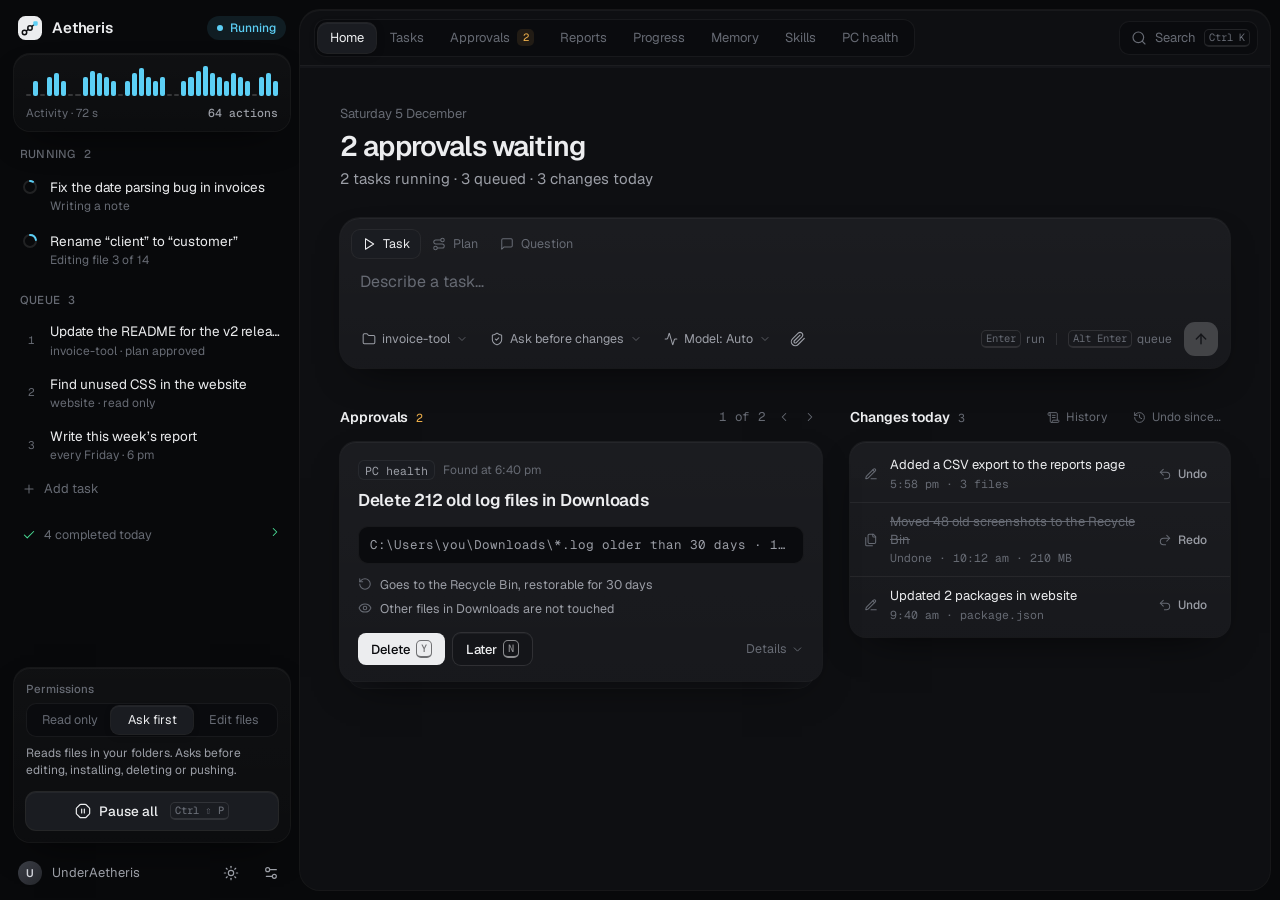
<file: docs/design/prototype-v0.9/aetheris-prototype-v0.9.html>
<!doctype html><html lang="en"><head><meta charset="utf-8"><meta name="viewport" content="width=device-width,initial-scale=1"><title>Aetheris · prototype v0.9</title><style>@font-face{font-family:"Geist";src:url([data-uri]) format("woff2");font-weight:100 900;font-display:swap}@font-face{font-family:"Geist Mono";src:url([data-uri]) format("woff2");font-weight:100 900;font-display:swap}/* Aetheris design tokens v0.6. Dark is the default. Fonts (Geist, Geist Mono; SIL OFL 1.1) are injected by build.py. */
:root{
  --font:"Geist","Segoe UI Variable Text","Segoe UI",system-ui,sans-serif;
  --mono:"Geist Mono","Cascadia Mono",Consolas,monospace;
  --r-xs:6px; --r-sm:8px; --r:10px; --r-md:12px; --r-lg:16px; --r-xl:20px;
  --ease:cubic-bezier(.2,.8,.2,1); --ease-out:cubic-bezier(.16,1,.3,1); --spring:cubic-bezier(.34,1.32,.64,1);
  --t-fast:140ms; --t:220ms; --t-slow:460ms;
}
:root,[data-theme="dark"]{
  color-scheme:dark;
  --bg:#08090B; --panel:#0E0F12; --raised:#141519; --raised-2:#1A1C21; --sunken:#0A0B0E;
  --surface:linear-gradient(180deg,rgba(255,255,255,.032),rgba(255,255,255,.014));
  --line:rgba(255,255,255,.06); --line-2:rgba(255,255,255,.10); --line-3:rgba(255,255,255,.17);
  --hi:inset 0 1px 0 rgba(255,255,255,.045);
  --text:#ECEDEF; --text-2:#9B9EA6; --text-3:#666A73;
  --live:#5CCFF5; --live-soft:rgba(92,207,245,.10); --live-line:rgba(92,207,245,.34);
  --ask:#F2B24C; --ask-soft:rgba(242,178,76,.10); --ask-line:rgba(242,178,76,.36);
  --bad:#F07A7A; --bad-soft:rgba(240,122,122,.10);
  --good:#4ADE96; --good-soft:rgba(74,222,150,.09);
  --add-bg:rgba(74,222,150,.08); --del-bg:rgba(240,122,122,.08);
  --btn:#ECEDEF; --btn-text:#0A0B0E;
  --spot:rgba(255,255,255,.055);
  --shadow:0 0 0 1px var(--line),var(--hi),0 16px 40px -20px rgba(0,0,0,.8);
  --shadow-pop:0 0 0 1px var(--line-2),var(--hi),0 28px 72px -18px rgba(0,0,0,.85);
  --ring:0 0 0 1px var(--live-line),0 0 0 5px rgba(92,207,245,.08);
  --scrim:rgba(4,5,7,.62);
}
[data-theme="light"]{
  color-scheme:light;
  --bg:#EEEEEC; --panel:#F8F8F7; --raised:#FFFFFF; --raised-2:#F2F2F0; --sunken:#F2F2F0;
  --surface:linear-gradient(180deg,#FFFFFF,#FCFCFB);
  --line:rgba(17,18,22,.07); --line-2:rgba(17,18,22,.11); --line-3:rgba(17,18,22,.18);
  --hi:inset 0 1px 0 rgba(255,255,255,.9);
  --text:#16171A; --text-2:#5C6068; --text-3:#8A8E96;
  --live:#0A86B8; --live-soft:rgba(10,134,184,.08); --live-line:rgba(10,134,184,.32);
  --ask:#B56A00; --ask-soft:rgba(214,138,20,.10); --ask-line:rgba(181,106,0,.36);
  --bad:#CC3B3B; --bad-soft:rgba(204,59,59,.08);
  --good:#178A52; --good-soft:rgba(23,138,82,.08);
  --add-bg:rgba(23,138,82,.07); --del-bg:rgba(204,59,59,.06);
  --btn:#16171A; --btn-text:#FFFFFF;
  --spot:rgba(10,134,184,.05);
  --shadow:0 0 0 1px var(--line),0 1px 2px rgba(17,18,22,.04),0 10px 28px -14px rgba(17,18,22,.14);
  --shadow-pop:0 0 0 1px var(--line-2),0 28px 72px -18px rgba(17,18,22,.3);
  --ring:0 0 0 1px var(--live-line),0 0 0 5px rgba(10,134,184,.07);
  --scrim:rgba(238,238,236,.6);
}
*{box-sizing:border-box;margin:0;padding:0}
html,body{height:100%}
body{font-family:var(--font);font-size:14px;line-height:1.5;color:var(--text);background:var(--bg);-webkit-font-smoothing:antialiased;overflow:hidden;font-feature-settings:"ss01","cv11"}
button{font:inherit;color:inherit;background:none;border:0;cursor:pointer}
input,textarea{font:inherit;color:inherit;background:none;border:0;outline:0;resize:none}
svg{width:16px;height:16px;flex:none;stroke-width:1.75}
.mono{font-family:var(--mono);font-size:12.5px;letter-spacing:-.01em}
.muted{color:var(--text-2)} .faint{color:var(--text-3)}
:focus-visible{outline:2px solid var(--live);outline-offset:2px;border-radius:8px}
input:focus-visible,textarea:focus-visible{outline:none}
body.theming *{transition:background-color var(--t) var(--ease),border-color var(--t) var(--ease),color var(--t) var(--ease)!important}
kbd,.kbd{font-family:var(--mono);font-size:10.5px;color:var(--text-3);border:1px solid var(--line-2);border-bottom-width:2px;border-radius:5px;padding:0 4px;line-height:15px;background:transparent;white-space:nowrap}
.sp{flex:1}

/* ---------- shell ---------- */
.app{display:grid;grid-template-columns:300px 1fr;height:100vh}

/* Console: the left column is about the agent and your control over it, not page links. */
.con{display:flex;flex-direction:column;min-height:0;padding:14px 10px 10px 14px;gap:14px}
.con-h{display:flex;align-items:center;gap:10px;padding:2px 4px 0}
.con-h .mark{width:24px;height:24px}
.con-h b{font-weight:600;letter-spacing:-.01em;font-size:15px}
.state{margin-left:auto;display:inline-flex;align-items:center;gap:7px;height:24px;padding:0 10px;border-radius:999px;font-size:12px;font-weight:500;background:var(--live-soft);color:var(--live);transition:all var(--t) var(--ease)}
.state i{width:6px;height:6px;border-radius:50%;background:currentColor;animation:breathe 2.2s ease-in-out infinite}
.state.paused{background:var(--raised-2);color:var(--text-2)} .state.paused i{animation:none}
.state.ask{background:var(--ask-soft);color:var(--ask)}
@keyframes breathe{0%,100%{opacity:1;transform:scale(1)}50%{opacity:.45;transform:scale(.8)}}

.pulse-box{padding:12px 12px 10px;border-radius:var(--r-lg);background:var(--surface);box-shadow:var(--shadow)}
.bars{display:flex;align-items:flex-end;gap:2px;height:30px}
.bars i{flex:1;border-radius:2px;background:var(--line-3);min-height:2px;transition:height .5s var(--ease-out),background .4s}
.bars i.on{background:var(--live)}
.bars i.ask{background:var(--ask)}
.pulse-box .cap{display:flex;justify-content:space-between;margin-top:8px;font-size:11.5px;color:var(--text-3)}
.pulse-box .cap b{color:var(--text-2);font-weight:500;font-family:var(--mono);font-size:11.5px}

.con-scroll{flex:1;min-height:0;overflow:auto;display:flex;flex-direction:column;gap:14px;margin-right:-4px;padding-right:4px}
.grp-h{display:flex;align-items:center;gap:8px;padding:0 6px 6px;font-size:11.5px;font-weight:500;color:var(--text-3);letter-spacing:.02em}
.grp-h .n{font-family:var(--mono)}
.grp-h .hint{margin-left:auto;font-weight:400;opacity:0;transition:opacity var(--t)}
.grp:hover .grp-h .hint{opacity:1}
.ti{position:relative;display:grid;grid-template-columns:18px 1fr;gap:10px;align-items:start;padding:8px 8px;border-radius:var(--r);cursor:pointer;transition:background var(--t-fast)}
.ti:hover{background:var(--raised)}
.ti.on{background:var(--raised);box-shadow:0 0 0 1px var(--line),var(--hi)}
.ti>div{min-width:0}
.ti .t{white-space:nowrap;overflow:hidden;text-overflow:ellipsis;font-size:13.5px}
.ti .m{font-size:12px;color:var(--text-3);white-space:nowrap;overflow:hidden;text-overflow:ellipsis;transition:color var(--t)}
.ti .m.ask{color:var(--ask)}
.ti .tools{position:absolute;right:6px;top:50%;transform:translateY(-50%);display:flex;gap:2px;padding-left:30px;opacity:0;pointer-events:none;background:linear-gradient(90deg,transparent,var(--raised) 24px);transition:opacity var(--t-fast)}
.ti:hover .tools,.ti:focus-within .tools{pointer-events:auto}
.ti:hover .tools,.ti:focus-within .tools{opacity:1}
.mini{width:24px;height:24px;display:grid;place-items:center;border-radius:7px;color:var(--text-3)}
.mini:hover{background:var(--raised-2);color:var(--text)}
.mini svg{width:14px;height:14px}
.ring{width:16px;height:16px;margin-top:2px}
.ring circle{fill:none;stroke-width:2}
.ring .bg{stroke:var(--line-2)} .ring .fg{stroke:var(--live);stroke-linecap:round;transition:stroke-dashoffset var(--t-slow) var(--ease)}
.ring.ask .fg{stroke:var(--ask)} .ring.paused .fg{stroke:var(--text-3)}
.ring.spin{animation:spin 2.4s linear infinite}
@keyframes spin{to{transform:rotate(360deg)}}
.q{grid-template-columns:18px 1fr;align-items:center;padding:7px 8px}
.q>.grip,.q>.pos{grid-row:1;grid-column:1;transition:opacity var(--t-fast)}
.q>div{grid-row:1;grid-column:2}
.q .grip{color:var(--text-2);cursor:grab;opacity:0;display:grid;place-items:center}
.q:hover .grip{opacity:1}
.q:hover .pos{opacity:0}
.q .grip svg{width:13px;height:13px}
.q .pos{font-family:var(--mono);font-size:11px;color:var(--text-3);text-align:center}
.q.drag{opacity:.4}
.q.over{box-shadow:inset 0 2px 0 var(--live)}
.addq{display:flex;align-items:center;gap:8px;height:32px;padding:0 8px;margin-top:2px;border-radius:var(--r);color:var(--text-3);font-size:13px;width:100%}
.addq:hover{color:var(--text);background:var(--raised)}
.addq svg{width:14px;height:14px}
.doneline{display:flex;align-items:center;gap:8px;padding:6px 8px;border-radius:var(--r);font-size:12.5px;color:var(--text-3);cursor:pointer}
.doneline:hover{background:var(--raised);color:var(--text-2)}
.doneline svg{width:14px;height:14px;color:var(--good)}
.doneline .chev{margin-left:auto;color:var(--text-3)}

.ctrl{border-radius:var(--r-lg);background:var(--surface);box-shadow:var(--shadow);padding:12px;display:flex;flex-direction:column;gap:12px}
.ctrl .lbl{font-size:11.5px;color:var(--text-3);font-weight:500;display:flex;justify-content:space-between;align-items:center}
.ctrl .lbl b{font-family:var(--mono);font-weight:500;color:var(--text-2)}
.level{position:relative;display:grid;grid-template-columns:repeat(3,1fr);padding:3px;border-radius:var(--r);background:var(--sunken);box-shadow:inset 0 0 0 1px var(--line);margin-top:6px}
.level button{position:relative;z-index:1;height:28px;font-size:12.5px;color:var(--text-3);border-radius:8px;transition:color var(--t)}
.level button.on{color:var(--text)}
.level .knob{position:absolute;top:3px;bottom:3px;left:3px;width:calc((100% - 6px)/3);border-radius:8px;background:var(--raised-2);box-shadow:0 0 0 1px var(--line-2),var(--hi),0 2px 6px rgba(0,0,0,.25);transition:transform var(--t-slow) var(--spring)}
.level-d{font-size:12px;color:var(--text-2);margin-top:8px;line-height:1.45;min-height:35px}
.budget{height:4px;border-radius:2px;background:var(--line-2);overflow:hidden;margin-top:7px}
.budget i{display:block;height:100%;border-radius:2px;background:var(--text-2);transition:width .6s var(--ease-out)}
.row-sw{display:flex;align-items:center;justify-content:space-between;font-size:13px}
.row-sw .s{font-size:11.5px;color:var(--text-3);display:block}
.kill{display:flex;align-items:center;justify-content:center;gap:8px;height:38px;border-radius:var(--r);font-weight:500;font-size:13.5px;color:var(--text);background:var(--raised-2);box-shadow:0 0 0 1px var(--line-2),var(--hi);transition:all var(--t) var(--ease)}
.kill:hover{box-shadow:0 0 0 1px var(--bad),0 0 0 4px var(--bad-soft);color:var(--bad)}
.kill kbd{margin-left:4px}
.kill.resume{background:var(--live);color:var(--btn-text);box-shadow:none}
.kill.resume:hover{box-shadow:0 0 0 4px var(--live-soft);color:var(--btn-text)}
.kill.resume kbd{color:inherit;border-color:currentColor;opacity:.6}
.me{display:flex;align-items:center;gap:10px;padding:2px 4px;font-size:13px;color:var(--text-2)}
.av{width:24px;height:24px;border-radius:50%;background:linear-gradient(135deg,#3a3d45,#24262b);display:grid;place-items:center;font-size:11px;font-weight:600;color:#cfd2d8}
[data-theme="light"] .av{background:linear-gradient(135deg,#dcdcd8,#c8c8c3);color:#3c3e44}
.iconbtn{width:30px;height:30px;display:grid;place-items:center;border-radius:var(--r-sm);color:var(--text-2);transition:background var(--t-fast),color var(--t-fast)}
.iconbtn:hover{background:var(--raised-2);color:var(--text)}

.sw{width:32px;height:20px;border-radius:10px;background:var(--line-3);position:relative;transition:background var(--t) var(--ease);flex:none}
.sw::after{content:"";position:absolute;top:2px;left:2px;width:16px;height:16px;border-radius:50%;background:#fff;box-shadow:0 1px 3px rgba(0,0,0,.35);transition:transform var(--t-slow) var(--spring)}
.sw.on{background:var(--live)} .sw.on::after{transform:translateX(12px)}

.main{margin:10px 10px 10px 0;background:var(--panel);border-radius:var(--r-xl);box-shadow:0 0 0 1px var(--line),var(--hi);display:flex;flex-direction:column;min-width:0;min-height:0;overflow:hidden;position:relative}
.top{height:56px;flex:none;display:flex;align-items:center;gap:8px;padding:0 12px 0 14px;border-bottom:1px solid var(--line);position:relative;z-index:5}
.tabs-nav{position:relative;display:flex;gap:2px;padding:4px;border-radius:12px;background:var(--sunken);box-shadow:inset 0 0 0 1px var(--line)}
.tabs-nav a{position:relative;z-index:1;display:flex;align-items:center;gap:7px;height:30px;padding:0 12px;border-radius:9px;font-size:13px;color:var(--text-3);cursor:pointer;white-space:nowrap;transition:color var(--t)}
.tabs-nav a:hover{color:var(--text)}
.tabs-nav a.on{color:var(--text)}
.tabs-nav a svg{width:15px;height:15px}
.tabs-nav a .n{font-family:var(--mono);font-size:10.5px;min-width:17px;height:17px;padding:0 4px;border-radius:5px;display:grid;place-items:center;background:var(--ask-soft);color:var(--ask)}
.tabs-nav .ind{position:absolute;top:4px;bottom:4px;left:0;border-radius:9px;background:var(--raised-2);box-shadow:0 0 0 1px var(--line-2),var(--hi),0 2px 8px rgba(0,0,0,.25);transition:transform var(--t-slow) var(--spring),width var(--t-slow) var(--spring)}
.chip{display:inline-flex;align-items:center;gap:6px;height:30px;padding:0 10px;border-radius:var(--r-sm);color:var(--text-2);font-size:12.5px;white-space:nowrap;transition:background var(--t-fast),color var(--t-fast),box-shadow var(--t-fast)}
button.chip:hover,button.chip.open{background:var(--raised-2);color:var(--text)}
.chip svg{width:14px;height:14px}
.chip .chev{width:12px;height:12px;opacity:.6}
.chip.out{box-shadow:0 0 0 1px var(--line)}
.searchbtn{display:flex;align-items:center;gap:8px;height:34px;padding:0 8px 0 12px;border-radius:10px;color:var(--text-3);background:var(--sunken);box-shadow:inset 0 0 0 1px var(--line);font-size:13px;transition:all var(--t-fast)}
.searchbtn:hover{color:var(--text-2);box-shadow:inset 0 0 0 1px var(--line-2)}
.meter{width:36px;height:4px;border-radius:2px;background:var(--line-2);overflow:hidden}
.meter i{display:block;height:100%;background:var(--text-2);border-radius:2px}
.view{flex:1;min-height:0;overflow:auto;position:relative}
.view.enter>*{animation:viewIn var(--t-slow) var(--ease-out)}
@keyframes viewIn{from{opacity:0;transform:translateY(8px)}to{opacity:1;transform:none}}
.pausebar{display:flex;align-items:center;gap:10px;padding:0 14px 0 18px;height:0;overflow:hidden;background:var(--raised);border-bottom:1px solid transparent;font-size:13px;color:var(--text-2);transition:height var(--t-slow) var(--ease-out),border-color var(--t)}
.pausebar.on{height:44px;border-color:var(--line)}
.pausebar svg{color:var(--text)}
.pausebar b{color:var(--text);font-weight:500}
.pausebar .btn{margin-left:auto}

/* ---------- buttons ---------- */
.btn{display:inline-flex;align-items:center;justify-content:center;gap:6px;height:32px;padding:0 13px;border-radius:var(--r-sm);font-weight:500;font-size:13px;white-space:nowrap;transition:background var(--t-fast),box-shadow var(--t-fast),transform var(--t-fast),opacity var(--t-fast),color var(--t-fast)}
.btn:active{transform:scale(.96)}
.btn svg{width:14px;height:14px}
.btn.pri{background:var(--btn);color:var(--btn-text);box-shadow:var(--hi)}
.btn.pri:hover{opacity:.9}
.btn.sec{box-shadow:0 0 0 1px var(--line-2),var(--hi);background:var(--raised)}
.btn.sec:hover{background:var(--raised-2)}
.btn.ghost{color:var(--text-2)} .btn.ghost:hover{background:var(--raised-2);color:var(--text)}
.btn.ask{background:var(--ask);color:#1a1205}
[data-theme="light"] .btn.ask{color:#fff}
.btn.live{background:var(--live);color:var(--btn-text)}
.btn kbd{border-color:currentColor;opacity:.55;color:inherit}
.btn.sm{height:26px;padding:0 9px;font-size:12px}
.seg{display:inline-flex;padding:2px;border-radius:var(--r-sm);box-shadow:inset 0 0 0 1px var(--line);gap:2px;background:var(--sunken)}
.seg button{height:24px;padding:0 8px;white-space:nowrap;flex:none;border-radius:6px;font-family:var(--mono);font-size:11.5px;color:var(--text-3)}
.seg button.on{background:var(--raised-2);color:var(--text);box-shadow:0 0 0 1px var(--line)}

/* ---------- popover ---------- */
.pop{position:fixed;z-index:70;min-width:240px;max-width:340px;padding:6px;border-radius:var(--r-md);background:var(--raised);box-shadow:var(--shadow-pop);animation:popIn var(--t) var(--ease-out) both;transform-origin:top left}
@keyframes popIn{from{opacity:0;transform:translateY(-4px) scale(.97)}}
.pop h6{font-size:11px;font-weight:500;color:var(--text-3);padding:6px 8px 4px;letter-spacing:.02em}
.pop .o{display:grid;grid-template-columns:18px 1fr auto;gap:10px;align-items:start;padding:8px;border-radius:8px;cursor:pointer}
.pop .o:hover,.pop .o.kb{background:var(--raised-2)}
.pop .o svg{color:var(--text-3);margin-top:2px}
.pop .o .t{font-size:13.5px}
.pop .o .d{font-size:12px;color:var(--text-3);line-height:1.4;margin-top:1px}
.pop .o .r{font-family:var(--mono);font-size:11px;color:var(--text-3);margin-top:3px;white-space:nowrap}
.pop .o.sel .ck{color:var(--live)}

/* ---------- cards & spotlight ---------- */
.card{position:relative;background:var(--surface);background-color:var(--raised);border-radius:var(--r-lg);box-shadow:var(--shadow);isolation:isolate}
.card::before{content:"";position:absolute;inset:0;border-radius:inherit;pointer-events:none;z-index:-1;opacity:0;transition:opacity var(--t-slow);background:radial-gradient(420px circle at var(--mx,50%) var(--my,50%),var(--spot),transparent 60%)}
.card:hover::before{opacity:1}

/* ---------- home ---------- */
.home{max-width:1080px;margin:0 auto;padding:36px 40px 72px}
.hello{display:block}
.hello .date{font-size:13px;color:var(--text-3)}
.hello h1{font-size:28px;font-weight:600;letter-spacing:-.03em;margin-top:6px;line-height:1.15}
.hello p{color:var(--text-2);margin-top:6px;font-size:15px}
.hello p b{color:var(--text);font-weight:500}
.stats{margin-left:auto;display:flex;gap:4px}
.stat{padding:10px 14px;border-radius:var(--r-md);min-width:96px;cursor:pointer;transition:background var(--t-fast)}
.stat:hover{background:var(--raised)}
.stat .v{font-size:22px;font-weight:600;letter-spacing:-.02em;font-variant-numeric:tabular-nums;display:flex;align-items:center;gap:8px}
.stat .v i{width:7px;height:7px;border-radius:50%}
.stat .k{font-size:12px;color:var(--text-3)}
.dot{display:inline-block;width:7px;height:7px;border-radius:50%;background:var(--text-3)}
.dot.ask{background:var(--ask)} .dot.live{background:var(--live)} .dot.good{background:var(--good)}

.composer{margin-top:28px;border-radius:var(--r-xl);transition:box-shadow var(--t) var(--ease)}
.composer.focus{box-shadow:var(--ring),var(--hi),0 24px 60px -24px rgba(0,0,0,.8)}
.modes{display:flex;gap:2px;padding:12px 12px 0}
.modes button{display:flex;align-items:center;gap:7px;height:28px;padding:0 10px;border-radius:8px;font-size:12.5px;color:var(--text-3);transition:all var(--t-fast)}
.modes button:hover{color:var(--text)}
.modes button.on{color:var(--text);background:var(--raised-2);box-shadow:0 0 0 1px var(--line)}
.modes button svg{width:14px;height:14px}
.composer textarea{display:block;width:100%;padding:12px 20px 4px;font-size:16px;line-height:1.5;min-height:56px}
.composer textarea::placeholder{color:var(--text-3)}
.composer .bar{display:flex;align-items:center;gap:2px;padding:8px 12px 12px}
.send{width:34px;height:34px;border-radius:11px;display:grid;place-items:center;background:var(--btn);color:var(--btn-text);transition:transform var(--t) var(--spring),opacity var(--t-fast)}
.send:not(:disabled):hover{transform:scale(1.06)}
.send:disabled{opacity:.2;cursor:default}
.send svg{stroke-width:2.25}
.before{display:grid;grid-template-rows:0fr;transition:grid-template-rows var(--t-slow) var(--ease-out)}
.before.on{grid-template-rows:1fr}
.before>div{overflow:hidden}
.before .in{margin:0 12px 12px;padding:12px 14px;border-radius:var(--r-md);background:var(--sunken);box-shadow:inset 0 0 0 1px var(--line);display:grid;grid-template-columns:repeat(4,1fr);gap:12px}
.before .k{font-size:11px;color:var(--text-3);letter-spacing:.02em;display:flex;align-items:center;gap:6px}
.before .k svg{width:12px;height:12px}
.before .v{font-size:13px;margin-top:3px;color:var(--text);line-height:1.4}
.before .v.flash{animation:flash .6s var(--ease-out)}
@keyframes flash{from{color:var(--live)}}
.sugg{display:flex;gap:8px;margin-top:12px;flex-wrap:wrap}
.sugg button{display:flex;align-items:center;gap:8px;height:32px;padding:0 12px;border-radius:999px;color:var(--text-2);font-size:12.5px;box-shadow:inset 0 0 0 1px var(--line);transition:all var(--t-fast)}
.sugg button:hover{color:var(--text);background:var(--raised);box-shadow:inset 0 0 0 1px var(--line-2)}
.sugg svg{width:14px;height:14px;color:var(--text-3)}

.planrev{margin-top:16px;padding:16px;animation:stIn var(--t-slow) var(--ease-out) both}
.planrev .h{display:flex;align-items:center;gap:10px}
.planrev .h b{font-weight:600;font-size:15px}
.planrev .h .tag{margin-left:4px}
.planrev .sub{font-size:13px;color:var(--text-2);margin-top:4px}
.psteps{margin-top:12px;display:flex;flex-direction:column;gap:4px}
.ps{display:grid;grid-template-columns:14px 22px 1fr auto auto;gap:10px;align-items:center;padding:8px 10px;border-radius:var(--r);background:var(--sunken);box-shadow:inset 0 0 0 1px var(--line);transition:opacity var(--t),background var(--t)}
.ps.off{opacity:.45} .ps.off .tt{text-decoration:line-through}
.ps .grip{color:var(--text-3);cursor:grab;display:grid;place-items:center} .ps .grip svg{width:13px;height:13px}
.ps .no{font-family:var(--mono);font-size:11px;color:var(--text-3)}
.ps .tt{font-size:13.5px;outline:none;border-radius:4px}
.ps .tt:focus{box-shadow:0 0 0 1px var(--live-line);background:var(--raised)}
.ps .perm{font-family:var(--mono);font-size:11px;padding:2px 7px;border-radius:5px;cursor:pointer;white-space:nowrap}
.ps .perm.look{color:var(--text-3);box-shadow:inset 0 0 0 1px var(--line-2)}
.ps .perm.ask{color:var(--ask);background:var(--ask-soft)}
.ps .perm.auto{color:var(--live);background:var(--live-soft)}
.ps.drag{opacity:.35} .ps.over{box-shadow:inset 0 2px 0 var(--live),inset 0 0 0 1px var(--line)}
.planrev .acts{display:flex;gap:8px;margin-top:14px;align-items:center}
.planrev .acts .faint{font-size:12px}

.grid{display:grid;grid-template-columns:minmax(0,1fr) 380px;gap:28px;margin-top:40px;align-items:start}
.col{display:flex;flex-direction:column;gap:32px;min-width:0}
.sec-h{display:flex;align-items:center;gap:8px;margin-bottom:12px;min-height:26px}
.sec-h h2{font-size:14px;font-weight:600;letter-spacing:-.005em}
.sec-h .c{font-family:var(--mono);font-size:11.5px;color:var(--text-3)}
.sec-h .c.ask{color:var(--ask)}
.sec-h .r{margin-left:auto;display:flex;align-items:center;gap:6px;font-size:12px;color:var(--text-3)}
.sec-h a{margin-left:auto;font-size:12.5px;color:var(--text-3);cursor:pointer;display:flex;align-items:center;gap:2px}
.sec-h a:hover{color:var(--text)}
.sec-h a svg{width:13px;height:13px}

/* decision stack */
.dstack{position:relative;padding-bottom:16px}
.dstack .back{position:absolute;left:0;right:0;bottom:0;height:60px;border-radius:var(--r-lg);background:var(--raised);box-shadow:0 0 0 1px var(--line);transition:all var(--t-slow) var(--ease-out)}
.dstack .back.b1{transform:scale(.965);bottom:8px;opacity:.8}
.dstack .back.b2{transform:scale(.93);bottom:0;opacity:.5}
.dcard{position:relative;z-index:2;padding:18px 18px 16px;transition:transform var(--t-slow) var(--ease-out),opacity var(--t-slow) var(--ease-out)}
.dcard.out-yes{transform:translate(40px,-8px) rotate(1.2deg);opacity:0}
.dcard.out-no{transform:translate(-40px,-8px) rotate(-1.2deg);opacity:0}
.dcard.in{animation:dIn var(--t-slow) var(--ease-out) both}
@keyframes dIn{from{transform:translateY(14px) scale(.97);opacity:.4}}
.dcard .src{display:flex;align-items:center;gap:8px;font-size:12px;color:var(--text-3)}
.dcard .src .tag{height:20px}
.dcard .tt{font-size:17px;font-weight:600;letter-spacing:-.015em;margin-top:8px}
.dcard .cmd{margin-top:12px;padding:10px 12px;border-radius:var(--r);background:var(--sunken);box-shadow:inset 0 0 0 1px var(--line);color:var(--text-2);font-family:var(--mono);font-size:12.5px;white-space:nowrap;overflow:hidden;text-overflow:ellipsis}
.dcard .facts{display:flex;flex-direction:column;gap:6px;margin-top:12px}
.dcard .fact{display:flex;gap:8px;font-size:12.5px;color:var(--text-2);line-height:1.4}
.dcard .fact svg{width:14px;height:14px;color:var(--text-3);margin-top:1px}
.dcard .det{display:grid;grid-template-rows:0fr;transition:grid-template-rows var(--t-slow) var(--ease-out)}
.dcard .det.on{grid-template-rows:1fr}
.dcard .det>div{overflow:hidden}
.dcard .det ul{list-style:none;margin-top:12px;border-top:1px solid var(--line);padding-top:10px;display:flex;flex-direction:column;gap:4px}
.dcard .det li{display:flex;justify-content:space-between;font-family:var(--mono);font-size:12px;color:var(--text-2)}
.dcard .det li span:last-child{color:var(--text-3)}
.dcard .acts{display:flex;align-items:center;gap:8px;margin-top:16px}
.dcard .acts .more{font-size:12.5px;color:var(--text-3);display:flex;align-items:center;gap:4px}
.dcard .acts .more:hover{color:var(--text)}
.dcard .acts .more svg{width:13px;height:13px;transition:transform var(--t)}
.dcard .acts .more.on svg{transform:rotate(180deg)}
.dnav{display:flex;gap:2px}
.allclear{padding:22px 18px;display:flex;gap:12px;align-items:center;color:var(--text-2);font-size:13.5px}
.allclear .ic{width:32px;height:32px;border-radius:10px;display:grid;place-items:center;background:var(--good-soft);color:var(--good)}

/* running */
.stack{display:flex;flex-direction:column;gap:10px}
.live-card{padding:14px 16px;cursor:pointer;transition:transform var(--t) var(--ease),box-shadow var(--t)}
.live-card:hover{transform:translateY(-1px)}
.live-card .h{display:flex;align-items:center;gap:10px}
.live-card .tt{font-weight:500;font-size:14.5px;white-space:nowrap;overflow:hidden;text-overflow:ellipsis}
.live-card .el{margin-left:auto;color:var(--text-3);white-space:nowrap}
.live-card .tools{display:flex;gap:2px;margin-left:6px}
.strip{display:flex;align-items:center;margin:12px 0 10px}
.strip i{height:2px;flex:1;background:var(--line-2);position:relative;overflow:hidden}
.strip i.done{background:var(--text-3)}
.strip i.act::after{content:"";position:absolute;inset:0;background:linear-gradient(90deg,transparent,var(--live),transparent);animation:sweep 1.4s linear infinite}
.paused-all .strip i.act::after,.paused-all .ring.spin,.paused-all .shimmer,.paused-all .caret::after,.paused-all .plan .p.act::after{animation-play-state:paused}
@keyframes sweep{from{transform:translateX(-100%)}to{transform:translateX(100%)}}
.node{width:10px;height:10px;flex:none;border:1.5px solid var(--text-3);border-radius:50%;background:var(--raised);transition:all var(--t) var(--ease)}
.node.sq{border-radius:2.5px}
.node.done{background:var(--text-3);border-color:var(--text-3)}
.node.done.look{background:var(--raised)}
.node.act{border-color:var(--live);background:var(--live);box-shadow:0 0 0 3px var(--live-soft)}
.node.ask{border-color:var(--ask);background:var(--ask);border-radius:2.5px;box-shadow:0 0 0 3px var(--ask-soft)}
.node.wait{opacity:.5}
.now{display:flex;align-items:center;gap:8px;font-size:13px;color:var(--text-2);min-height:20px}
.caret::after{content:"";display:inline-block;width:6px;height:13px;background:var(--live);margin-left:2px;vertical-align:-2px;animation:blink 1s steps(1) infinite;border-radius:1px}
@keyframes blink{50%{opacity:0}}

/* changed today */
.chg{padding:4px 0}
.chg .r{display:grid;grid-template-columns:16px 1fr auto;gap:10px;align-items:center;padding:10px 14px;border-top:1px solid var(--line);transition:opacity var(--t)}
.chg .r:first-child{border-top:0}
.chg .r svg{width:14px;height:14px;color:var(--text-3)}
.chg .r .t{font-size:13px;line-height:1.35}
.chg .r .m{font-size:11.5px;color:var(--text-3);font-family:var(--mono);margin-top:1px}
.chg .r.undone .t{color:var(--text-3);text-decoration:line-through}
.chg .r .btn{height:26px;padding:0 9px;font-size:12px}
.chg .r.fresh{animation:fresh 1.6s var(--ease-out)}
@keyframes fresh{from{background:var(--live-soft)}}

.tag{display:inline-flex;align-items:center;gap:4px;height:20px;padding:0 7px;border-radius:6px;font-size:11.5px;font-family:var(--mono);background:var(--raised-2);color:var(--text-2);box-shadow:inset 0 0 0 1px var(--line);white-space:nowrap}
.tag svg{width:12px;height:12px}
.tag.good{background:var(--good-soft);color:var(--good);box-shadow:none}
.tag.bad{background:var(--bad-soft);color:var(--bad);box-shadow:none}
.tag.ask{background:var(--ask-soft);color:var(--ask);box-shadow:none}
.tag.live{background:var(--live-soft);color:var(--live);box-shadow:none}

.score{padding:16px}
.score .lbl{font-size:12.5px;color:var(--text-2);display:flex;justify-content:space-between}
.score .big{display:flex;align-items:baseline;gap:6px;margin-top:4px}
.score .big b{font-size:34px;font-weight:600;letter-spacing:-.03em;font-variant-numeric:tabular-nums}
.score .big span{color:var(--text-3);font-size:14px}
.score .delta{color:var(--good);font-size:12px;font-family:var(--mono);margin-left:auto}
.chart{margin:10px -4px 0;height:72px;position:relative}
.chart svg{width:100%;height:100%;overflow:visible}
.chart .ln{fill:none;stroke:var(--text);stroke-width:1.5;stroke-linejoin:round;stroke-dasharray:600;stroke-dashoffset:600;animation:draw 1.4s var(--ease-out) .2s forwards}
.chart .ar{fill:url(#ga);opacity:0;animation:fade .8s ease .9s forwards}
.chart .kp{fill:var(--good);opacity:0;animation:fade .3s ease 1.3s forwards}
.chart .hit{fill:transparent;cursor:crosshair}
.chart .tip{position:absolute;top:-30px;transform:translateX(-50%);padding:3px 8px;border-radius:6px;background:var(--btn);color:var(--btn-text);font-size:11.5px;font-family:var(--mono);white-space:nowrap;pointer-events:none;opacity:0;transition:opacity var(--t-fast),left var(--t) var(--ease-out)}
.chart .tip.on{opacity:1}
.chart .ax{display:flex;justify-content:space-between;font-family:var(--mono);font-size:10px;color:var(--text-3);margin-top:6px}
@keyframes draw{to{stroke-dashoffset:0}}
@keyframes fade{to{opacity:1}}
.tried{border-top:1px solid var(--line);margin-top:30px}
.tried div{display:grid;grid-template-columns:1fr auto;gap:8px;align-items:center;padding:9px 0 0;font-size:13px}
.tried div span{color:var(--text-2);white-space:nowrap;overflow:hidden;text-overflow:ellipsis}
.pc{padding:6px 16px}
.pc .r{display:grid;grid-template-columns:18px 1fr auto;gap:10px;align-items:center;padding:10px 0;border-top:1px solid var(--line);font-size:13.5px}
.pc .r:first-child{border-top:0}
.pc .r svg{color:var(--text-3)}
.pc .r .v{font-family:var(--mono);font-size:12px;color:var(--text-2)}
.pc .bar{grid-column:2/4;height:4px;border-radius:2px;background:var(--line-2);margin-top:-4px;overflow:hidden}
.pc .bar i{display:block;height:100%;border-radius:2px;background:var(--text-2);transform-origin:left;animation:grow 1s var(--ease-out) both .3s}
.pc .bar i.warn{background:var(--ask)}
@keyframes grow{from{transform:scaleX(0)}}
/* ---------- task ---------- */
.task{display:grid;grid-template-columns:minmax(0,1fr) 452px;height:100%;min-height:0}
.thread-wrap{display:flex;flex-direction:column;min-height:0;border-right:1px solid var(--line)}
.thead{padding:20px 28px 14px;flex:none;border-bottom:1px solid var(--line)}
.thead .r1{display:flex;align-items:flex-start;gap:16px}
.thead h1{font-size:20px;font-weight:600;letter-spacing:-.02em;line-height:1.3}
.thead .ctl{margin-left:auto;display:flex;gap:6px;align-items:center;flex:none}
.thead .ctl .btn{height:28px}
.thead .meta{display:flex;gap:4px;margin:8px 0 0 -10px;flex-wrap:wrap;align-items:center}
.thead .meta .sp{flex:1}
.status{display:inline-flex;align-items:center;gap:7px;height:22px;padding:0 9px;border-radius:6px;font-size:12px;font-weight:500;background:var(--live-soft);color:var(--live)}
.status.ask{background:var(--ask-soft);color:var(--ask)}
.status.done{background:var(--good-soft);color:var(--good)}
.status.paused{background:var(--raised-2);color:var(--text-2)}
.status .dot{margin:0;background:currentColor}
.plan{display:grid;grid-template-columns:repeat(6,1fr);gap:4px;margin-top:18px}
.plan .p{font-size:12px;color:var(--text-3);padding-top:8px;position:relative;white-space:nowrap;overflow:hidden;text-overflow:ellipsis;transition:color var(--t)}
.plan .p::before{content:"";position:absolute;top:0;left:0;right:0;height:3px;border-radius:2px;background:var(--line-2);transition:background var(--t)}
.plan .p.done{color:var(--text-2)} .plan .p.done::before{background:var(--text-3)}
.plan .p.act{color:var(--text)} .plan .p.act::before{background:var(--live-line)}
.plan .p.act::after{content:"";position:absolute;top:0;left:0;height:3px;width:40%;border-radius:2px;background:var(--live);animation:slide 1.6s var(--ease) infinite}
@keyframes slide{0%{left:-40%}100%{left:100%}}
.plan .p.ask{color:var(--ask)} .plan .p.ask::before{background:var(--ask)}
.plan .p .i{font-family:var(--mono);font-size:11px;margin-right:5px;opacity:.7}

.thread{flex:1;overflow:auto;padding:20px 28px 24px;scroll-behavior:smooth}
.st{position:relative;display:grid;grid-template-columns:44px 20px 1fr;gap:0 10px;padding-bottom:6px;animation:stIn var(--t-slow) var(--ease-out) both}
@keyframes stIn{from{opacity:0;transform:translateY(8px)}to{opacity:1;transform:none}}
.st .tm{font-family:var(--mono);font-size:11.5px;color:var(--text-3);text-align:right;padding-top:5px}
.st .rail{position:relative;display:flex;justify-content:center;padding-top:8px}
.st .rail::after{content:"";position:absolute;top:24px;bottom:-4px;width:1px;background:var(--line-2)}
.st:last-child .rail::after{display:none}
.st .rail .node{position:relative;z-index:1}
.st .body{min-width:0;padding:2px 8px 10px;margin:0 -8px;border-radius:var(--r);cursor:pointer;transition:background var(--t-fast)}
.st .body:hover{background:var(--raised)}
.st.sel .body{background:var(--raised);box-shadow:0 0 0 1px var(--line)}
.st .ln1{display:flex;align-items:center;gap:8px;min-height:26px}
.st .ln1 .tt{font-size:14px}
.st .tool{font-family:var(--mono);font-size:11.5px;color:var(--text-3);margin-left:auto;white-space:nowrap}
.st .sub{font-size:13px;color:var(--text-2);margin-top:1px}
.st .sub .mono{font-size:12px}
.st .why{display:flex;gap:8px;align-items:flex-start;margin-top:8px;font-size:13px;color:var(--text-2)}
.st .why .tag{flex:none}
.st.think .body{cursor:default;background:none!important;box-shadow:none!important}
.st.think .txt{font-size:13.5px;color:var(--text-2);padding-top:3px;line-height:1.55}
.st.think .rail .node{width:6px;height:6px;border:0;background:var(--text-3);margin-top:2px;border-radius:50%}
.st .shimmer{background:linear-gradient(90deg,var(--text-2) 0%,var(--text) 40%,var(--text-2) 80%);background-size:200% 100%;-webkit-background-clip:text;background-clip:text;color:transparent;animation:shim 1.6s linear infinite}
@keyframes shim{from{background-position:100% 0}to{background-position:-100% 0}}
.st .stats{display:flex;gap:6px;margin-top:6px;flex-wrap:wrap}

.askbox{margin-top:8px;border-radius:var(--r-md);background:var(--raised);box-shadow:0 0 0 1px var(--ask-line),0 12px 32px -16px rgba(0,0,0,.5);padding:14px 16px;cursor:default;animation:askIn var(--t-slow) var(--ease-out) both}
@keyframes askIn{from{opacity:0;transform:translateY(6px) scale(.99)}to{opacity:1;transform:none}}
.askbox .q{font-size:15px;font-weight:500}
.askbox .cmd{margin-top:10px;padding:9px 12px;border-radius:var(--r-sm);background:var(--sunken);box-shadow:0 0 0 1px var(--line);font-family:var(--mono);font-size:12.5px}
.askbox .cmd .pr{color:var(--text-3);margin-right:8px;user-select:none}
.askbox dl{display:grid;grid-template-columns:auto 1fr;gap:6px 16px;margin-top:12px;font-size:13px}
.askbox dt{color:var(--text-3)} .askbox dd{color:var(--text-2)}
.askbox .acts{display:flex;gap:8px;margin-top:14px;align-items:center}
.askbox .acts .sp{flex:1}
.askbox.answered{box-shadow:0 0 0 1px var(--line);opacity:.75}

.donebox{margin-top:8px;padding:14px 16px;border-radius:var(--r-md);background:var(--good-soft);cursor:default}
.donebox .q{font-weight:500;color:var(--good);display:flex;align-items:center;gap:8px}
.donebox p{color:var(--text-2);font-size:13px;margin-top:4px}
.donebox .learnt{display:flex;flex-direction:column;gap:6px;margin-top:12px;padding-top:12px;border-top:1px solid var(--line);font-size:13px;color:var(--text-2)}
.donebox .learnt span{display:flex;gap:8px;align-items:center}
.donebox .learnt svg{width:14px;height:14px;color:var(--text-3)}
.donebox .acts{display:flex;gap:8px;margin-top:12px}

.steer{flex:none;padding:12px 28px 16px;border-top:1px solid var(--line)}
.steer .in{display:flex;align-items:center;gap:8px;height:42px;padding:0 6px 0 14px;border-radius:var(--r-md);background:var(--raised);box-shadow:0 0 0 1px var(--line)}
.steer .in:focus-within{box-shadow:0 0 0 1px var(--line-3)}
.steer input{flex:1;font-size:14px}
.steer input::placeholder{color:var(--text-3)}
.steer .hint{font-size:11.5px;color:var(--text-3);margin-top:6px;display:flex;gap:12px}

.insp{display:flex;flex-direction:column;min-height:0;background:var(--sunken)}
[data-theme="light"] .insp{background:#F6F6F4}
.tabs{display:flex;align-items:center;gap:2px;padding:10px 12px 0;border-bottom:1px solid var(--line);flex:none}
.tabs>button{display:flex;align-items:center;gap:6px;height:32px;padding:0 8px;font-size:13px;color:var(--text-3);position:relative;border-radius:6px 6px 0 0}
.tabs>button:hover{color:var(--text)}
.tabs>button.on{color:var(--text)}
.tabs>button.on::after{content:"";position:absolute;left:8px;right:8px;bottom:-1px;height:2px;border-radius:2px;background:var(--text)}
.tabs>button svg{width:14px;height:14px}
.tabs>button .live-dot{width:6px;height:6px;border-radius:50%;background:var(--live);animation:pulse 1.8s infinite}
.tabs .sp{flex:1}
.follow{display:flex;align-items:center;gap:6px;font-size:12px;color:var(--text-3);padding:0 2px 7px;white-space:nowrap}
.follow .sw{transform:scale(.85)}
.pane{flex:1;overflow:auto;min-height:0}
.empty{height:100%;display:grid;place-items:center;text-align:center;color:var(--text-3);font-size:13px;padding:24px}
.empty svg{width:22px;height:22px;margin-bottom:8px;stroke-width:1.5}

.file-h{display:flex;align-items:center;gap:8px;padding:12px 16px 8px;position:sticky;top:0;background:inherit;z-index:1}
.insp .pane{background:var(--sunken)} [data-theme="light"] .insp .pane{background:#F6F6F4}
.file-h .mono{color:var(--text)}
.file-h .tag{margin-left:auto}
.file-h .btn{height:24px;padding:0 8px;font-size:12px}
.diff{font-family:var(--mono);font-size:12px;line-height:20px;margin:0 12px 16px;border-radius:var(--r);box-shadow:0 0 0 1px var(--line);background:var(--panel);overflow:hidden}
.diff .l{display:grid;grid-template-columns:34px 14px 1fr;white-space:pre-wrap;word-break:break-word}
.diff .l.nw{animation:lineIn .25s ease both}
@keyframes lineIn{from{opacity:0;transform:translateX(-4px)}to{opacity:1;transform:none}}
.diff .l .no{color:var(--text-3);text-align:right;padding-right:8px;user-select:none;opacity:.7}
.diff .l .sg{color:var(--text-3);user-select:none}
.diff .l.a{background:var(--add-bg)} .diff .l.a .sg{color:var(--good)}
.diff .l.d{background:var(--del-bg)} .diff .l.d .sg{color:var(--bad)}
.diff .l.h{color:var(--text-3);background:var(--raised-2);padding:2px 0;white-space:nowrap}
.diff .l.h .cd{overflow:hidden;text-overflow:ellipsis}
.diff .l .cd{padding-right:10px}
.tk-k{color:#C792EA} .tk-s{color:#C3E88D} .tk-f{color:#82AAFF} .tk-c{color:var(--text-3);font-style:italic} .tk-n{color:#F78C6C}
[data-theme="light"] .tk-k{color:#8839C9} [data-theme="light"] .tk-s{color:#2E7D32} [data-theme="light"] .tk-f{color:#1F5FBF} [data-theme="light"] .tk-n{color:#B5520C}

.term{font-family:var(--mono);font-size:12px;line-height:19px;padding:12px 16px 16px;white-space:pre-wrap;color:var(--text-2)}
.term .cmdl{color:var(--text)} .term .cmdl::before{content:"$ ";color:var(--text-3)}
.term .p{color:var(--good)} .term .f{color:var(--bad)} .term .dim{color:var(--text-3)}
.term .sum{margin-top:6px;padding:6px 10px;border-radius:6px;display:inline-block}
.term .sum.f{background:var(--bad-soft)} .term .sum.p{background:var(--good-soft)}
.term .blk{margin-bottom:14px}

.browser{margin:12px;border-radius:var(--r);overflow:hidden;box-shadow:0 0 0 1px var(--line-2);background:var(--panel)}
.browser .bar{display:flex;align-items:center;gap:8px;height:34px;padding:0 10px;border-bottom:1px solid var(--line);background:var(--raised)}
.browser .bar .url{flex:1;height:22px;border-radius:5px;background:var(--sunken);display:flex;align-items:center;gap:6px;padding:0 8px;font-family:var(--mono);font-size:11px;color:var(--text-2);overflow:hidden;white-space:nowrap}
.browser .bar .url svg{width:11px;height:11px;color:var(--good)}
.browser .bar .lights{display:flex;gap:5px} .browser .bar .lights i{width:8px;height:8px;border-radius:50%;background:var(--line-3)}
.page{padding:16px 18px 20px;font-size:12.5px;color:var(--text-2);position:relative}
.page h3{font-size:15px;color:var(--text);font-weight:600;margin-bottom:6px}
.page h4{font-size:12.5px;color:var(--text);margin:12px 0 6px}
.page table{width:100%;border-collapse:collapse;font-size:11.5px}
.page td{padding:5px 6px;border-top:1px solid var(--line);vertical-align:top}
.page td:first-child{font-family:var(--mono);color:var(--text);width:44px}
.page tr.hl td{background:var(--live-soft);transition:background var(--t-slow)}
.page tr.hl td:first-child{box-shadow:inset 2px 0 0 var(--live)}
.cursor{width:14px;height:14px;margin:0 0 -4px 6px;pointer-events:none;filter:drop-shadow(0 2px 3px rgba(0,0,0,.4));animation:curIn .5s var(--ease-out) both}
@keyframes curIn{from{opacity:0;transform:translate(-14px,10px)}}
.page td:last-child{white-space:nowrap}
.readnote{margin:0 12px 12px;padding:10px 12px;border-radius:var(--r);background:var(--live-soft);font-size:12.5px;color:var(--text-2)}
.readnote b{color:var(--live);font-weight:500}

.files .f{display:grid;grid-template-columns:16px 1fr auto;gap:10px;align-items:center;padding:9px 16px;border-bottom:1px solid var(--line);font-size:13px}
.files .f svg{color:var(--text-3);width:14px;height:14px}
.files .f .mono{color:var(--text)}
.files h5{font-size:11.5px;font-weight:500;color:var(--text-3);padding:14px 16px 6px}

/* ---------- placeholder pages ---------- */
.todo-page{max-width:640px;margin:0 auto;padding:96px 40px}
.todo-page .ic{width:40px;height:40px;border-radius:10px;display:grid;place-items:center;background:var(--raised);box-shadow:var(--shadow);color:var(--text-2)}
.todo-page h1{font-size:22px;font-weight:600;margin-top:20px;letter-spacing:-.02em}
.todo-page p{color:var(--text-2);margin-top:6px}
.todo-page ul{margin-top:20px;list-style:none;display:flex;flex-direction:column;gap:8px}
.todo-page li{display:flex;gap:10px;color:var(--text-2);font-size:13.5px}
.todo-page li::before{content:"";width:5px;height:5px;border-radius:50%;background:var(--text-3);margin-top:8px;flex:none}

/* ---------- palette & toast ---------- */
.scrim{position:fixed;inset:0;background:var(--scrim);backdrop-filter:blur(2px);z-index:50;display:flex;justify-content:center;align-items:flex-start;padding-top:14vh;animation:fade var(--t) ease both;opacity:0}
.pal{width:600px;max-width:calc(100vw - 32px);background:var(--raised);border-radius:var(--r-lg);box-shadow:var(--shadow-pop);overflow:hidden;animation:palIn var(--t) var(--ease-out) both}
@keyframes palIn{from{opacity:0;transform:scale(.97) translateY(-6px)}to{opacity:1;transform:none}}
.pal .in{display:flex;align-items:center;gap:10px;padding:0 16px;height:52px;border-bottom:1px solid var(--line)}
.pal .in input{flex:1;font-size:15.5px}
.pal .in svg{color:var(--text-3)}
.pal .list{max-height:380px;overflow:auto;padding:6px}
.pal h6{font-size:11.5px;font-weight:500;color:var(--text-3);padding:10px 10px 4px}
.pal .it{display:flex;align-items:center;gap:10px;height:38px;padding:0 10px;border-radius:var(--r);font-size:14px;cursor:pointer;color:var(--text-2)}
.pal .it svg{color:var(--text-3)}
.pal .it .k{margin-left:auto;display:flex;gap:3px}
.pal .it.on{background:var(--raised-2);color:var(--text)}
.pal .it.on svg{color:var(--text)}
.pal .ft{display:flex;gap:16px;padding:8px 16px;border-top:1px solid var(--line);font-size:11.5px;color:var(--text-3)}
.pal .ft span{display:flex;align-items:center;gap:5px}

.toasts{position:fixed;bottom:20px;left:50%;transform:translateX(-50%);z-index:60;display:flex;flex-direction:column;gap:8px;align-items:center}
.toast{display:flex;align-items:center;gap:12px;height:42px;padding:0 6px 0 14px;border-radius:var(--r-md);background:var(--btn);color:var(--btn-text);font-size:13.5px;box-shadow:0 12px 32px -8px rgba(0,0,0,.5);animation:toastIn var(--t-slow) var(--ease-out) both}
.toast svg{width:15px;height:15px}
.toast button{height:30px;padding:0 10px;border-radius:7px;font-weight:500}
.toast button:hover{background:rgba(127,127,127,.18)}
.toast.out{animation:toastOut var(--t) ease both}
@keyframes toastIn{from{opacity:0;transform:translateY(12px) scale(.98)}to{opacity:1;transform:none}}
@keyframes toastOut{to{opacity:0;transform:translateY(8px)}}

@media (max-width:1180px){.grid{grid-template-columns:1fr}.task{grid-template-columns:1fr 380px}}
@media (max-width:900px){.composer .bar{flex-wrap:wrap}.top .chip .mono,.top .meter,.searchbtn kbd,#modelChip{display:none}
  .app{grid-template-columns:minmax(0,1fr);height:auto;min-height:100vh}
  .tabs-nav{min-width:0;overflow-x:auto;scrollbar-width:none}.tabs-nav .ind{display:none}.tabs-nav a.on{background:var(--raised-2)}
  .searchbtn{font-size:0;gap:0;padding:0 9px}.grid{grid-template-columns:minmax(0,1fr)}
  .con{flex-direction:row;align-items:center;padding:10px 14px;gap:10px;position:sticky;top:0;z-index:20;background:var(--bg)}
  .con-h{flex:1}.pulse-box,.con-scroll,.me,.ctrl>div,.ctrl>.row-sw{display:none}
  .ctrl{padding:0;background:none;box-shadow:none;border:0}.kill{height:32px;padding:0 12px;font-size:12.5px}.kill kbd{display:none}
  .main{margin:0;border-radius:0}.task{grid-template-columns:1fr}.insp{display:none}.home{padding:24px 16px}
  .hello{flex-direction:column;align-items:flex-start;gap:16px}.stats{margin-left:0}.hello .date{white-space:nowrap}
  .before .in{grid-template-columns:1fr 1fr}#enterHint{display:none!important}.thead{padding:16px}}
@media (prefers-reduced-motion:reduce){*,*::before,*::after{animation-duration:1ms!important;animation-iteration-count:1!important;transition-duration:1ms!important}}
@keyframes pulse{0%,100%{box-shadow:0 0 0 0 var(--live-line)}50%{box-shadow:0 0 0 4px transparent}}
.dot.pulse{animation:pulse 1.8s ease-in-out infinite}

#enterHint{display:inline-flex;align-items:center;gap:5px}
#enterHint .sep{width:1px;height:12px;background:var(--line-2,var(--line));margin:0 6px}

/* ---------- v0.7: states ---------- */
.state.bad{background:var(--bad-soft);color:var(--bad)}
.pulse-box{position:relative}
.bars{cursor:pointer}
.bars i.hov{filter:brightness(1.5)}
.btip{position:absolute;top:calc(100% - 4px);transform:translate(-50%,0);margin-left:12px;max-width:240px;width:max-content;padding:7px 10px;border-radius:var(--r);background:var(--raised-2);box-shadow:var(--shadow-pop);font-size:11.5px;line-height:1.5;color:var(--text-2);pointer-events:none;opacity:0;transition:opacity var(--t-fast);z-index:30}
.btip.on{opacity:1}
.btip b{color:var(--text);font-weight:500}
.failline{display:flex;align-items:center;gap:8px;padding:6px 8px;border-radius:var(--r);font-size:12.5px;color:var(--bad);cursor:pointer}
.failline:hover{background:var(--bad-soft)}
.failline svg{width:14px;height:14px}
.failline .chev{margin-left:auto;color:var(--text-3)}
.budget.warn i{background:var(--ask)}
.qsub{display:flex;align-items:center;justify-content:space-between;margin-top:7px;font-size:11.5px;color:var(--ask)}
.qsub button{color:var(--text-2);font-size:11.5px;text-decoration:underline;text-underline-offset:2px}
.qsub button:hover{color:var(--text)}
.netbar{display:flex;align-items:center;gap:10px;padding:0 14px 0 18px;height:0;overflow:hidden;background:var(--raised);border-bottom:1px solid transparent;font-size:13px;color:var(--text-2);transition:height var(--t-slow) var(--ease-out),border-color var(--t)}
.netbar.on{height:44px;border-color:var(--line)}
.netbar>svg{color:var(--ask)}
.netbar b{color:var(--text);font-weight:500}
.netbar .btn:first-of-type{margin-left:auto}
.sec-h .c.bad{color:var(--bad)}
.linkbtn{margin-left:auto;display:inline-flex;align-items:center;gap:6px;height:26px;padding:0 9px;border-radius:var(--r-sm);font-size:12px;color:var(--text-3);transition:all var(--t-fast)}
.linkbtn:hover,.linkbtn.open{color:var(--text);background:var(--raised-2)}
.linkbtn svg{width:13px;height:13px}
#probBox:not(:empty){margin-top:36px}
#probBox+.grid{margin-top:36px}
.probs{padding:0;overflow:hidden}
.pr{display:grid;grid-template-columns:20px minmax(0,1fr) auto;column-gap:12px;align-items:start;padding:14px 16px;border-top:1px solid var(--line)}
.pr:first-child{border-top:0}
.pr .pi{margin-top:1px}
.pr .pi svg{width:18px;height:18px}
.pr.failed .pi{color:var(--bad)} .pr.stuck .pi{color:var(--ask)}
.pr .t{font-size:14px;font-weight:500;display:flex;align-items:center;gap:8px;flex-wrap:wrap}
.pr .m{font-size:13px;color:var(--text-2);margin-top:3px;line-height:1.45}
.pr .when{font-size:11.5px;color:var(--text-3);margin-top:3px}
.pr .pa{grid-column:2/4;display:flex;gap:6px;margin-top:10px;justify-content:flex-end;flex-wrap:wrap}
.pr .pa .btn.ghost{margin-right:auto;padding-left:0}
.pr .pa .btn.ghost .chev{transition:transform var(--t)}
.pr .pa .btn.ghost.on .chev{transform:rotate(180deg)}
.pr .pd{grid-column:2/4;display:grid;grid-template-rows:0fr;transition:grid-template-rows var(--t-slow) var(--ease-out)}
.pr .pd.on{grid-template-rows:1fr}
.pr .pd>div{overflow:hidden}
.pdi{padding-top:12px;display:flex;flex-direction:column;gap:8px}
.ps2{display:flex;justify-content:space-between;gap:12px;font-size:13px;color:var(--text-2)}
.pr .out{padding:10px 12px;border-radius:var(--r);background:var(--sunken);box-shadow:inset 0 0 0 1px var(--line);font-family:var(--mono);font-size:12px;line-height:1.7;color:var(--text-2);overflow-x:auto;white-space:pre}
.pr .out .f{color:var(--bad)}
.pr .note{display:flex;align-items:center;gap:8px;font-size:12.5px;color:var(--text-3)}
.pr .note svg{width:14px;height:14px}
#awayBox:not(:empty),#setupBox:not(:empty){margin-top:24px}
.awayc{padding:14px 16px 16px}
.awayc .h,.setup .h{display:flex;align-items:center;gap:10px;font-size:14px}
.awayc .h b,.setup .h b{font-weight:600}
.awayc .h>svg,.setup .h>svg{color:var(--text-2)}
.awayc .h .mono{font-size:12px}
.awayc .cells{display:grid;grid-template-columns:repeat(4,minmax(0,1fr));gap:8px;margin-top:12px}
.awayc .cell{display:flex;gap:10px;align-items:flex-start;text-align:left;padding:12px;border-radius:var(--r-md);background:var(--sunken);box-shadow:inset 0 0 0 1px var(--line);transition:all var(--t-fast)}
.awayc .cell:hover{box-shadow:inset 0 0 0 1px var(--line-3);background:var(--raised-2)}
.awayc .cell svg{width:16px;height:16px;margin-top:1px;color:var(--text-3);flex:none}
.awayc .cell.good svg{color:var(--good)} .awayc .cell.bad svg{color:var(--bad)} .awayc .cell.ask svg{color:var(--ask)}
.awayc .cell .t{font-size:13px;font-weight:500}
.awayc .cell .d{font-size:12px;color:var(--text-3);margin-top:2px;line-height:1.4}
.setup{padding:14px 16px 16px}
.setup .h .mono{font-size:12px}
.setup .h .bar{width:80px;height:4px;border-radius:2px;background:var(--line-2);overflow:hidden}
.setup .h .bar i{display:block;height:100%;background:var(--good);transition:width .6s var(--ease-out)}
.setup .items{display:grid;grid-template-columns:repeat(4,minmax(0,1fr));gap:8px;margin-top:12px}
.setup .it{display:flex;gap:10px;padding:12px;border-radius:var(--r-md);background:var(--sunken);box-shadow:inset 0 0 0 1px var(--line)}
.setup .ck{flex:none;width:20px;height:20px;border-radius:50%;display:grid;place-items:center;font-size:11px;font-family:var(--mono);color:var(--text-3);box-shadow:inset 0 0 0 1px var(--line-3)}
.setup .it.ok .ck{background:var(--good-soft);color:var(--good);box-shadow:none}
.setup .ck svg{width:12px;height:12px}
.setup .it .t{font-size:13px;font-weight:500}
.setup .it.ok .t{color:var(--text-2)}
.setup .it .d{font-size:12px;color:var(--text-3);margin-top:2px;line-height:1.4}
.empty-chg{display:flex;gap:10px;align-items:center;padding:18px 16px;font-size:13px;color:var(--text-3)}
.empty-chg svg{width:16px;height:16px}
.dlg{width:480px;max-width:calc(100vw - 32px);background:var(--raised);border-radius:var(--r-lg);box-shadow:var(--shadow-pop);padding:20px;animation:palIn var(--t) var(--ease-out) both}
.dlg h3{font-size:16px;font-weight:600;letter-spacing:-.01em}
.dlg ul{list-style:none;margin:14px 0 0;padding:4px 0;border-radius:var(--r-md);background:var(--sunken);box-shadow:inset 0 0 0 1px var(--line)}
.dlg li{display:grid;grid-template-columns:16px 1fr auto;gap:10px;align-items:center;padding:8px 12px;font-size:13px}
.dlg li svg{width:14px;height:14px;color:var(--text-3)}
.dlg li .mono{font-size:11.5px}
.dlg p{display:flex;gap:8px;align-items:flex-start;margin-top:14px;font-size:12.5px;color:var(--text-2);line-height:1.5}
.dlg p svg{width:14px;height:14px;flex:none;margin-top:2px;color:var(--text-3)}
.dlg .acts{display:flex;justify-content:flex-end;gap:8px;margin-top:18px}
@media (max-width:1180px){.awayc .cells,.setup .items{grid-template-columns:repeat(2,minmax(0,1fr))}}
@media (max-width:600px){.awayc .cells,.setup .items{grid-template-columns:1fr}.netbar.on{height:auto;padding:10px 14px;flex-wrap:wrap}.setup .h b,.awayc .h b{white-space:nowrap}.setup .h .mono{white-space:nowrap}.setup .h .bar{display:none}}
.doneline+.failline{margin-top:-12px}

/* v0.8: reasons, history, Approvals page */
.linkbtn+.linkbtn{margin-left:0}
.linkbtn.inl{margin:0;height:auto;padding:0;display:inline;color:var(--text-2);text-decoration:underline;text-underline-offset:2px;text-decoration-color:var(--line-3)}
.linkbtn.inl:hover{background:none;color:var(--text)}
#toasts .why{width:560px;max-width:calc(100vw - 24px);background:var(--raised);color:var(--text);border-radius:var(--r-lg);box-shadow:var(--shadow-pop),0 0 0 1px var(--line);animation:toastIn var(--t-slow) var(--ease-out) both;overflow:hidden}
#toasts .why.out{animation:toastOut var(--t) ease both}
#toasts .why .wh{display:flex;align-items:center;gap:10px;padding:10px 8px 10px 14px;font-size:13.5px;border-bottom:1px solid var(--line)}
#toasts .why .wh>svg{width:15px;height:15px;color:var(--text-2);flex:none}
#toasts .why .wm{flex:1;min-width:0;color:var(--text-2);overflow:hidden;text-overflow:ellipsis;white-space:nowrap}
#toasts .why .wm b{color:var(--text);font-weight:600;margin-right:2px}
#toasts .why .wb{height:28px;padding:0 10px;border-radius:7px;font-weight:500;font-size:13px}
#toasts .why .wb:hover,.why .wx:hover{background:var(--raised-2)}
#toasts .why .wx{width:28px;height:28px;display:grid;place-items:center;border-radius:7px;color:var(--text-3)}
#toasts .why .wx svg{width:14px;height:14px}
#toasts .why .wbody{padding:12px 14px 14px}
#toasts .why .wq{font-size:13px;font-weight:500}
#toasts .why .wq span{font-weight:400;color:var(--text-3);margin-left:4px}
.wchips{display:flex;flex-wrap:wrap;gap:6px;margin-top:10px}
.wchips button{height:28px;padding:0 11px;border-radius:999px;font-size:12.5px;color:var(--text-2);box-shadow:inset 0 0 0 1px var(--line-2);transition:all var(--t-fast)}
.wchips button:hover{color:var(--text);background:var(--raised-2)}
.wchips button.on{background:var(--text);color:var(--panel);box-shadow:none}
.wrow{display:flex;gap:6px;margin-top:10px;align-items:center}
.wrow input{flex:1;min-width:0;height:32px;padding:0 10px;border-radius:var(--r-sm);background:var(--sunken);box-shadow:inset 0 0 0 1px var(--line-2);color:var(--text);font:inherit;font-size:13px;border:0;outline:0}
.wrow input:focus{box-shadow:inset 0 0 0 1px var(--line-3),0 0 0 3px var(--ring)}
.wrow .btn{height:32px}
.wrow .btn svg{width:13px;height:13px}

.apage{max-width:1080px;margin:0 auto;padding:36px 40px 72px}
.ahead h1{font-size:28px;font-weight:600;letter-spacing:-.025em}
.ahead p{color:var(--text-3);margin-top:4px;font-size:13.5px}
.subtabs{display:flex;gap:4px;margin:20px 0 18px;border-bottom:1px solid var(--line)}
.subtabs button{position:relative;height:36px;padding:0 12px;font-size:13.5px;color:var(--text-3);display:flex;align-items:center;gap:7px;transition:color var(--t-fast)}
.subtabs button:hover{color:var(--text)}
.subtabs button.on{color:var(--text);font-weight:500}
.subtabs button.on::after{content:"";position:absolute;left:8px;right:8px;bottom:-1px;height:2px;border-radius:2px;background:var(--text)}
.subtabs .c{font-family:var(--mono);font-size:11px;color:var(--text-3);font-weight:400}
.subtabs .c.ask{color:var(--ask)}
.allclear.wide{max-width:none}

.wgrid{display:grid;grid-template-columns:300px minmax(0,1fr);gap:16px;align-items:start}
.wlist{display:flex;flex-direction:column;gap:6px}
.witem{text-align:left;padding:12px 14px;border-radius:var(--r-md);box-shadow:inset 0 0 0 1px var(--line);background:var(--surface);transition:all var(--t-fast)}
.witem:hover{background:var(--raised)}
.witem.on{background:var(--raised);box-shadow:inset 0 0 0 1px var(--line-3)}
.witem .t{font-size:13.5px;font-weight:500;margin-top:8px;line-height:1.35}
.witem .m{font-size:12px;color:var(--text-3);margin-top:2px}
.wkeys{display:flex;flex-wrap:wrap;align-items:center;gap:4px;font-size:11.5px;color:var(--text-3);padding:8px 2px}
.wkeys kbd{margin-left:6px}.wkeys kbd:first-child{margin-left:0}
.wdet{padding:18px}
.wdet .src{display:flex;align-items:center;gap:8px;font-size:12px;color:var(--text-3)}
.wdet .tt{font-size:18px;font-weight:600;letter-spacing:-.015em;margin-top:8px}
.wdet .cmd{margin-top:12px;padding:10px 12px;border-radius:var(--r);background:var(--sunken);box-shadow:inset 0 0 0 1px var(--line);color:var(--text-2);font-family:var(--mono);font-size:12.5px;white-space:nowrap;overflow:hidden;text-overflow:ellipsis}
.wdet .facts{display:flex;flex-direction:column;gap:6px;margin-top:12px}
.wdet .fact{display:flex;gap:8px;font-size:12.5px;color:var(--text-2);line-height:1.4}
.wdet .fact svg{width:14px;height:14px;color:var(--text-3);margin-top:1px;flex:none}
.wdet h6,.hdet h6{font-size:11.5px;font-weight:500;color:var(--text-3);margin:16px 0 6px;text-transform:none}
.wfiles{list-style:none;margin:0;padding:2px 0;border-radius:var(--r);box-shadow:inset 0 0 0 1px var(--line)}
.wfiles li{display:flex;justify-content:space-between;gap:12px;padding:6px 12px;font-size:12.5px;color:var(--text-2)}
.wfiles li+li{border-top:1px solid var(--line)}
.wfiles .mono{font-size:12px;color:var(--text-3);white-space:nowrap}
.wsim{display:flex;gap:8px;margin-top:14px;padding:10px 12px;border-radius:var(--r);background:var(--sunken);font-size:12.5px;color:var(--text-2)}
.wsim svg{width:14px;height:14px;color:var(--text-3);flex:none;margin-top:2px}
.wdet .acts{display:flex;gap:8px;margin-top:16px}
.wdet .acts .btn.ghost{margin-left:auto}

.htool{display:flex;gap:10px;align-items:center;flex-wrap:wrap;margin-bottom:6px}
.hsearch{margin-left:auto;display:flex;align-items:center;gap:8px;height:30px;padding:0 10px;border-radius:var(--r-sm);background:var(--sunken);box-shadow:inset 0 0 0 1px var(--line);color:var(--text-3);width:260px}
.hsearch svg{width:14px;height:14px;flex:none}
.hsearch input{flex:1;min-width:0;background:none;border:0;outline:0;color:var(--text);font:inherit;font-size:13px}
.hsearch:focus-within{box-shadow:inset 0 0 0 1px var(--line-3),0 0 0 3px var(--ring)}
.hday{font-size:12px;color:var(--text-3);margin:18px 0 8px;font-weight:500}
.hcard{padding:0;overflow:hidden}
.hrow+.hrow{border-top:1px solid var(--line)}
.hmain{width:100%;display:grid;grid-template-columns:28px minmax(0,1fr) minmax(0,.9fr) 16px;gap:12px;align-items:center;padding:12px 14px;text-align:left;transition:background var(--t-fast)}
.hmain:hover{background:var(--raised)}
.hic{width:28px;height:28px;border-radius:8px;display:grid;place-items:center;background:var(--raised-2);color:var(--text-2)}
.hic svg{width:14px;height:14px}
.hic.good{background:var(--good-soft);color:var(--good)}.hic.bad{background:var(--bad-soft);color:var(--bad)}.hic.ask{background:var(--ask-soft);color:var(--ask)}
.hm .t{font-size:13.5px;white-space:nowrap;overflow:hidden;text-overflow:ellipsis}
.hm .m{display:flex;align-items:center;gap:6px;font-size:12px;color:var(--text-3);margin-top:3px;white-space:nowrap;overflow:hidden}
.hm .m .tag{height:18px;font-size:11px;padding:0 6px}
.hr{display:flex;flex-direction:column;gap:2px;min-width:0;font-size:12.5px}
.rs{display:inline-flex;align-self:flex-start;height:20px;align-items:center;padding:0 8px;border-radius:999px;box-shadow:inset 0 0 0 1px var(--line-2);color:var(--text);font-size:12px;white-space:nowrap}
.nt{color:var(--text-2);white-space:nowrap;overflow:hidden;text-overflow:ellipsis}
.nr{color:var(--text-3)}
.hmain .chev{color:var(--text-3);transition:transform var(--t)}
.hmain .chev svg{width:14px;height:14px}
.hrow.open .chev{transform:rotate(180deg)}
.hrow.open .hmain{background:var(--raised)}
.hdet{display:grid;grid-template-columns:minmax(0,1fr) minmax(0,1fr);gap:20px;padding:2px 14px 16px 54px;background:var(--raised);animation:fadeUp var(--t) var(--ease-out) both}
.hdet p{font-size:13px;color:var(--text-2);line-height:1.5}
.hdet p .rs{margin-right:6px}
.hdet .linkbtn{margin:6px 0 0 -9px}
.hdet h6:first-child{margin-top:8px}
.hlog{margin:0;padding:10px 12px;border-radius:var(--r);background:var(--sunken);box-shadow:inset 0 0 0 1px var(--line);font-family:var(--mono);font-size:12px;line-height:1.6;color:var(--text-2);white-space:pre-wrap;word-break:break-word}
.hempty{display:flex;align-items:center;gap:10px;padding:28px 4px;color:var(--text-3);font-size:13px}
.hempty svg{width:15px;height:15px}
@keyframes fadeUp{from{opacity:0;transform:translateY(-4px)}to{opacity:1;transform:none}}

.srule{display:flex;gap:14px;align-items:flex-start;padding:16px 18px;margin-bottom:14px;box-shadow:inset 0 0 0 1px var(--ask-line)}
.srule>svg{width:18px;height:18px;color:var(--ask);flex:none;margin-top:2px}
.srule .sb{flex:1;min-width:0}
.srule .k{font-size:12px;color:var(--ask);font-weight:500}
.srule .w{font-size:14.5px;font-weight:500;margin-top:2px}
.srule .d{font-size:12.5px;color:var(--text-3);margin-top:4px}
.srule .acts{display:flex;gap:6px;flex:none}
.rules{padding:0;overflow:hidden}
.rrow{display:grid;grid-template-columns:minmax(0,1fr) auto 24px;gap:12px;align-items:center;padding:12px 14px}
.rrow+.rrow{border-top:1px solid var(--line)}
.rrow .w{font-size:13.5px}
.rrow .m{font-size:12px;color:var(--text-3);margin-top:2px}
.rval{display:inline-flex;align-items:center;gap:6px;height:28px;padding:0 10px;border-radius:var(--r-sm);font-size:12.5px;box-shadow:inset 0 0 0 1px var(--line-2);color:var(--text);white-space:nowrap}
.rval:not(:disabled):hover{background:var(--raised-2)}
.rval svg{width:12px;height:12px;color:var(--text-3)}
.rval.auto,.rval.on{color:var(--good)}.rval.never{color:var(--bad)}.rval.ask{color:var(--ask)}
.rval:disabled{cursor:default;opacity:.85}
.rnote{display:flex;gap:8px;margin-top:12px;font-size:12.5px;color:var(--text-3)}
.rnote svg{width:14px;height:14px;flex:none;margin-top:2px}
@media (max-width:900px){.apage{padding:24px 16px 56px}.wgrid{grid-template-columns:1fr}.hmain{grid-template-columns:28px minmax(0,1fr) 16px}.hmain .hr{display:none}.hdet{grid-template-columns:1fr;padding-left:14px}.hsearch{width:100%;margin-left:0}.htool .seg{overflow-x:auto;max-width:100%;scrollbar-width:none}.srule{flex-wrap:wrap}.why .wrow{flex-wrap:wrap}.why .wrow input{flex-basis:100%}}

/* v0.8.1: point at the line, what a reason does, flag a line while it runs */
.wpt{display:inline-flex;align-items:center;gap:6px;color:var(--text-3)!important;box-shadow:inset 0 0 0 1px var(--line-2),0 0 0 0 transparent!important;border-style:dashed}
.wchips .wpt{box-shadow:none!important;outline:1px dashed var(--line-3);outline-offset:-1px}
.wchips .wpt svg{width:12px;height:12px}
.wchips .wpt.on,.wchips .wpt:hover{color:var(--text)!important;background:var(--raised-2)}
.wpt .n{font-family:var(--mono);font-size:11px;color:var(--ask)}
.wmarks{display:flex;flex-direction:column;margin-top:10px;border-radius:var(--r);background:var(--sunken);box-shadow:inset 0 0 0 1px var(--line);max-height:150px;overflow:auto;padding:3px}
.wmarks button{display:grid;grid-template-columns:16px 34px minmax(0,1fr);gap:8px;align-items:center;text-align:left;padding:5px 8px;border-radius:6px;font-family:var(--mono);font-size:11.5px;color:var(--text-2)}
.wmarks button:hover{background:var(--raised)}
.wmarks .fl{display:grid;place-items:center;color:var(--line-3)}
.wmarks .fl svg{width:12px;height:12px}
.wmarks .ty{font-family:var(--font);font-size:11px;color:var(--text-3)}
.wmarks .tx{white-space:nowrap;overflow:hidden;text-overflow:ellipsis}
.wmarks button.on{background:var(--ask-soft);color:var(--text)}
.wmarks button.on .fl{color:var(--ask)}
.weff{display:flex;gap:8px;align-items:flex-start;margin-top:10px;font-size:12.5px;color:var(--text-2);line-height:1.45;animation:fadeUp var(--t) var(--ease-out) both}
.weff svg{width:13px;height:13px;color:var(--text-3);flex:none;margin-top:3px}
.weff b{font-weight:500;color:var(--text)}
.rsl{display:flex;gap:6px;align-items:center;min-width:0}
.mkc{display:inline-flex;align-items:center;gap:4px;font-size:11.5px;color:var(--ask);white-space:nowrap}
.mkc svg{width:11px;height:11px}
div.hlog{display:flex;flex-direction:column;padding:4px}
.hlog .ll{display:grid;grid-template-columns:16px minmax(0,1fr);gap:6px;text-align:left;padding:2px 6px;border-radius:5px;font:inherit;color:inherit;white-space:pre-wrap;word-break:break-word}
.hlog .ll:not(:disabled):hover{background:var(--raised)}
.hlog .ll:disabled{cursor:text}
.hlog .ll .fl{display:grid;place-items:center;height:19px;color:transparent}
.hlog .ll:not(:disabled):hover .fl{color:var(--line-3)}
.hlog .ll .fl svg{width:11px;height:11px}
.hlog .ll.mk{background:var(--ask-soft);color:var(--text)}
.hlog .ll.mk .fl{color:var(--ask)}
.hdet h6 .hint{font-weight:400;margin-left:8px;color:var(--text-3);opacity:.8}
.wfiles li.mk{background:var(--ask-soft);color:var(--text)}
.wfiles li.mk svg{width:11px;height:11px;color:var(--ask);margin-right:6px;vertical-align:-1px}
.hsum{margin:4px 0 2px;padding:12px 14px;border-radius:var(--r-md);background:var(--surface);box-shadow:inset 0 0 0 1px var(--line)}
.hsum .k{font-size:12px;color:var(--text-3);font-weight:500;margin-bottom:6px}
.hsum .hbars{display:grid;grid-template-columns:repeat(auto-fill,minmax(200px,1fr));gap:2px 18px}
.hsum .hbars button{display:grid;grid-template-columns:minmax(0,1fr) 70px 18px;gap:10px;align-items:center;padding:4px 6px;margin:0 -6px;border-radius:6px;font-size:12.5px;color:var(--text-2);text-align:left}
.hsum .hbars button:hover{background:var(--raised)}
.hsum .hbars button.on{background:var(--raised-2);color:var(--text)}
.hsum .lb{white-space:nowrap;overflow:hidden;text-overflow:ellipsis}
.hsum .tr{height:4px;border-radius:2px;background:var(--line-2);overflow:hidden}
.hsum .tr i{display:block;height:100%;background:var(--text-3);border-radius:2px}
.hsum .hbars button.on .tr i{background:var(--text)}
.hsum .mono{font-size:11.5px;color:var(--text-3);text-align:right}
.hsum .linkbtn{display:inline-flex;margin:8px 0 -4px -9px}
.diff .l .no[data-flag]{cursor:pointer;border-radius:3px}
.diff .l:hover .no[data-flag]{color:var(--ask);opacity:1;background:var(--ask-soft)}
.diff .l.flagged{box-shadow:inset 2px 0 0 var(--ask);background:var(--ask-soft)}
.term .tl{cursor:pointer;border-radius:3px;margin:0 -4px;padding:0 4px}
.term .tl:hover{background:var(--raised)}
.term .tl.flagged{box-shadow:inset 2px 0 0 var(--ask);background:var(--ask-soft)}
.flaghint{font-size:11.5px;color:var(--text-3);padding:0 14px 8px}
/* v0.9: settings */
.spage{display:grid;grid-template-columns:220px minmax(0,780px);gap:40px;max-width:1080px;margin:0 auto;padding:36px 40px 72px}
.snav{position:sticky;top:20px;align-self:start;display:flex;flex-direction:column;gap:2px}
.ssearch{margin:0 0 10px;width:100%}
.ssearch kbd{margin-left:auto}
.snav #snavList{display:flex;flex-direction:column;gap:2px}
.snav #snavList button{display:flex;align-items:center;gap:10px;height:32px;padding:0 10px;border-radius:var(--r-sm);color:var(--text-2);font-size:13px;text-align:left;transition:background var(--t-fast),color var(--t-fast)}
.snav #snavList button svg{width:15px;height:15px;color:var(--text-3);flex:none}
.snav #snavList button:hover{background:var(--raised-2);color:var(--text)}
.snav #snavList button.on{background:var(--raised-2);color:var(--text);box-shadow:inset 0 0 0 1px var(--line)}
.snav #snavList button.on svg{color:var(--text)}
.snav .dot{margin-left:auto;width:6px;height:6px;border-radius:50%;background:var(--ask);flex:none}
.schg{display:flex;flex-wrap:wrap;align-items:center;gap:4px;margin-top:14px;padding:10px 10px 0;border-top:1px solid var(--line);font-size:12px;color:var(--text-3);line-height:1.5}
.schg .linkbtn{margin-left:0;height:22px;padding:0 6px}
.sbody{min-width:0}
.shead h1{font-size:28px;font-weight:600;letter-spacing:-.025em}
.shead p{color:var(--text-3);margin-top:4px;font-size:13.5px;line-height:1.5;max-width:640px}
.sgroup{margin-top:28px}
.sgroup h2{display:flex;align-items:baseline;gap:10px;flex-wrap:wrap;font-size:13px;font-weight:600;color:var(--text-2);margin-bottom:10px;letter-spacing:-.005em}
.sgroup h2 .faint{font-weight:400;font-size:12px}
.snote{font-size:12.5px;color:var(--text-3);margin:-4px 0 10px;line-height:1.5}
.slist{padding:0;overflow:hidden}
.srow{display:grid;grid-template-columns:minmax(0,1fr) auto;gap:16px;align-items:center;padding:13px 16px;transition:background var(--t-slow)}
.srow+.srow{border-top:1px solid var(--line)}
.srow.col{grid-template-columns:1fr;gap:8px}
.srow.add{grid-template-columns:auto 1fr}
.srow.prm .sc{min-width:0}
.srow.flash{animation:sflash 1.6s var(--ease-out)}
@keyframes sflash{0%,30%{background:var(--ask-soft);box-shadow:inset 3px 0 0 var(--ask)}100%{background:transparent;box-shadow:inset 3px 0 0 transparent}}
.sl{font-size:13.5px;color:var(--text)}
.sd{font-size:12.5px;color:var(--text-3);margin-top:2px;line-height:1.5}
.sd.mono{font-size:11.5px}
.sc{display:flex;align-items:center;justify-content:flex-end;gap:8px;flex-wrap:wrap}
.sreset{display:inline-flex;align-items:center;gap:4px;height:24px;padding:0 7px;border-radius:6px;font-size:11.5px;color:var(--ask);transition:background var(--t-fast)}
.sreset:hover{background:var(--ask-soft)}
.sreset svg{width:11px;height:11px}
.sseg{flex-wrap:nowrap;max-width:100%;overflow-x:auto;scrollbar-width:none}
.sseg button{font-family:var(--font);font-size:12px;height:26px;padding:0 10px}
.sw.locked{opacity:.55;cursor:not-allowed}
.spick svg{margin-left:2px}
.sov{display:flex;flex-wrap:wrap;gap:6px;margin-top:8px}
.ovc{display:inline-flex;align-items:center;gap:6px;height:24px;padding:0 6px 0 8px;border-radius:6px;font-size:11.5px;font-family:var(--mono);background:var(--sunken);box-shadow:inset 0 0 0 1px var(--line);color:var(--text-2)}
.ovc svg{width:11px;height:11px;color:var(--text-3)}
.ovc:hover{box-shadow:inset 0 0 0 1px var(--line-3)}
.ovc:hover svg:last-child{color:var(--bad)}
.ovc b{font-weight:500}
.ovc b.auto{color:var(--good)}.ovc b.ask{color:var(--ask)}.ovc b.never{color:var(--bad)}
.spre{display:flex;align-items:center;justify-content:space-between;gap:16px;flex-wrap:wrap;margin-top:24px;padding:14px 16px}
.stest{padding:14px 16px}
.stest .hsearch{width:100%;margin:0;height:36px}
.sex{display:flex;flex-wrap:wrap;gap:6px;margin-top:10px}
.sex button{height:26px;padding:0 9px;border-radius:6px;font-size:12px;font-family:var(--mono);color:var(--text-2);box-shadow:inset 0 0 0 1px var(--line)}
.sex button:hover{background:var(--raised-2);color:var(--text)}
.sout{display:grid;grid-template-columns:auto 1fr;gap:12px;align-items:start;margin-top:12px;padding:12px;border-radius:var(--r);background:var(--sunken);box-shadow:inset 0 0 0 1px var(--line);font-size:13px;animation:fade var(--t) ease both;opacity:1}
.sout.never{box-shadow:inset 0 0 0 1px var(--bad-soft),inset 3px 0 0 var(--bad)}
.sout.ask{box-shadow:inset 0 0 0 1px var(--ask-soft),inset 3px 0 0 var(--ask)}
.sout.auto{box-shadow:inset 0 0 0 1px var(--good-soft),inset 3px 0 0 var(--good)}
.sres{padding:4px;margin-top:20px}
.sres>button{display:grid;grid-template-columns:minmax(0,1fr) auto 14px;gap:10px;align-items:center;width:100%;padding:10px 12px;border-radius:8px;text-align:left}
.sres>button:hover{background:var(--raised-2)}
.sres>button svg{width:14px;height:14px;color:var(--text-3)}
.sres .t{font-size:13.5px}
.sres .m{font-size:12px;color:var(--text-3);margin-top:2px}
.prow{grid-template-columns:16px 18px minmax(0,1fr) auto;cursor:grab}
.prow .grip{color:var(--line-3);display:grid;place-items:center}
.prow .grip svg{width:14px;height:14px}
.prow:hover .grip{color:var(--text-3)}
.pnum{font-size:12px;color:var(--text-3);text-align:center}
.prow.drag{opacity:.45}
.prow.over{box-shadow:inset 0 2px 0 var(--live)}
.prow .sd{display:flex;align-items:center;gap:10px;flex-wrap:wrap}
.pbar{display:inline-block;width:120px;height:5px;border-radius:3px;background:var(--line-2);overflow:hidden}
.pbar i{display:block;height:100%;background:var(--good);border-radius:inherit}
.pbar i.hi{background:var(--ask)}
.fic{width:28px;height:28px;display:grid;place-items:center;border-radius:7px;background:var(--sunken);box-shadow:inset 0 0 0 1px var(--line);color:var(--text-3)}
.fic svg{width:14px;height:14px}
.sred{margin:0}
.sred s{color:var(--bad);text-decoration-color:var(--bad)}
.sred b{color:var(--good);font-weight:500}
.sprev{display:flex;align-items:center;gap:12px;flex-wrap:wrap;margin-top:14px;font-size:12.5px}
.skeys .srow{padding:10px 16px}
.skeys kbd{font-size:11.5px}
.btn.danger{background:var(--bad);color:#fff}
.btn.danger:hover{opacity:.9}
.wnote{position:fixed;right:16px;bottom:16px;z-index:80;width:360px;max-width:calc(100vw - 32px);padding:12px 14px 14px;border-radius:8px;background:#2b2b2b;color:#f3f3f3;box-shadow:0 16px 40px -8px rgba(0,0,0,.55),0 0 0 1px rgba(255,255,255,.08);font-family:"Segoe UI",var(--font),sans-serif;animation:wnIn .32s var(--ease-out) both}
[data-theme="light"] .wnote{background:#f9f9f9;color:#1b1b1b;box-shadow:0 16px 40px -8px rgba(0,0,0,.25),0 0 0 1px rgba(0,0,0,.08)}
.wnote.out{animation:wnOut .25s ease both}
@keyframes wnIn{from{transform:translateX(110%);opacity:0}to{transform:none;opacity:1}}
@keyframes wnOut{to{transform:translateX(110%);opacity:0}}
.wn-h{display:flex;align-items:center;gap:8px;font-size:12px;opacity:.85}
.wn-h svg{width:16px;height:16px}
.wn-h .faint{opacity:.7}
.wn-h .wx{margin-left:auto;width:24px;height:24px;display:grid;place-items:center;border-radius:4px;color:inherit}
.wn-h .wx:hover{background:rgba(127,127,127,.2)}
.wn-h .wx svg{width:12px;height:12px}
.wn-t{font-size:14px;font-weight:600;margin-top:10px}
.wn-b{font-size:13px;line-height:1.45;margin-top:2px;opacity:.85}
.wn-a{display:grid;grid-template-columns:repeat(3,1fr);gap:8px;margin-top:12px}
.wn-a button{height:32px;border-radius:4px;background:rgba(127,127,127,.18);color:inherit;font-size:13px}
.wn-a button:first-child{background:#4cc2ff;color:#000}
.wn-a button:hover{filter:brightness(1.1)}
#keyIn.bad{box-shadow:inset 0 0 0 1px var(--bad)}
html.reduce *,html.reduce *::before,html.reduce *::after{animation:none!important;transition:none!important}
html.compact .srow{padding:8px 14px}
@media (max-width:900px){.spage{grid-template-columns:1fr;gap:16px;padding:20px 16px 56px}
.snav{position:static}.snav #snavList{flex-direction:row;overflow-x:auto;scrollbar-width:none;margin:0 -16px;padding:0 16px}
.snav #snavList button{flex:none}.schg{border-top:0;padding:6px 0 0;margin-top:6px}
.srow{grid-template-columns:1fr;gap:10px}.sc{justify-content:flex-start}.prow{grid-template-columns:16px 18px minmax(0,1fr)}.prow .sc{grid-column:3}
.shead h1{font-size:24px}}
.snav{min-width:0}
.sc .btn.danger{background:var(--bad-soft);color:var(--bad);box-shadow:inset 0 0 0 1px var(--bad-soft)}
.sc .btn.danger:hover{opacity:1;box-shadow:inset 0 0 0 1px var(--bad)}
.srow:has(>.fic){grid-template-columns:28px minmax(0,1fr) auto}
.srow.add{display:flex;align-items:center;gap:8px;width:100%;text-align:left;color:var(--text-3);font-size:13px}
.srow.add svg{width:14px;height:14px}
@media (max-width:900px){.srow:has(>.fic){grid-template-columns:28px minmax(0,1fr)}.srow:has(>.fic) .sc{grid-column:2}}
.srow.add .linkbtn{margin-left:-6px}
</style></head><body><script>window.ICONS={"home":"<svg stroke=\"currentColor\" fill=\"none\" stroke-width=\"2\" viewBox=\"0 0 24 24\" stroke-linecap=\"round\" stroke-linejoin=\"round\" xmlns=\"http://www.w3.org/2000/svg\"><path d=\"M15 21v-8a1 1 0 0 0-1-1h-4a1 1 0 0 0-1 1v8\"></path><path d=\"M3 10a2 2 0 0 1 .709-1.528l7-5.999a2 2 0 0 1 2.582 0l7 5.999A2 2 0 0 1 21 10v9a2 2 0 0 1-2 2H5a2 2 0 0 1-2-2z\"></path></svg>","tasks":"<svg stroke=\"currentColor\" fill=\"none\" stroke-width=\"2\" viewBox=\"0 0 24 24\" stroke-linecap=\"round\" stroke-linejoin=\"round\" xmlns=\"http://www.w3.org/2000/svg\"><path d=\"m3 17 2 2 4-4\"></path><path d=\"m3 7 2 2 4-4\"></path><path d=\"M13 6h8\"></path><path d=\"M13 12h8\"></path><path d=\"M13 18h8\"></path></svg>","inbox":"<svg stroke=\"currentColor\" fill=\"none\" stroke-width=\"2\" viewBox=\"0 0 24 24\" stroke-linecap=\"round\" stroke-linejoin=\"round\" xmlns=\"http://www.w3.org/2000/svg\"><polyline points=\"22 12 16 12 14 15 10 15 8 12 2 12\"></polyline><path d=\"M5.45 5.11 2 12v6a2 2 0 0 0 2 2h16a2 2 0 0 0 2-2v-6l-3.45-6.89A2 2 0 0 0 16.76 4H7.24a2 2 0 0 0-1.79 1.11z\"></path></svg>","report":"<svg stroke=\"currentColor\" fill=\"none\" stroke-width=\"2\" viewBox=\"0 0 24 24\" stroke-linecap=\"round\" stroke-linejoin=\"round\" xmlns=\"http://www.w3.org/2000/svg\"><path d=\"M15 2H6a2 2 0 0 0-2 2v16a2 2 0 0 0 2 2h12a2 2 0 0 0 2-2V7Z\"></path><path d=\"M14 2v4a2 2 0 0 0 2 2h4\"></path><path d=\"M10 9H8\"></path><path d=\"M16 13H8\"></path><path d=\"M16 17H8\"></path></svg>","learn":"<svg stroke=\"currentColor\" fill=\"none\" stroke-width=\"2\" viewBox=\"0 0 24 24\" stroke-linecap=\"round\" stroke-linejoin=\"round\" xmlns=\"http://www.w3.org/2000/svg\"><polyline points=\"22 7 13.5 15.5 8.5 10.5 2 17\"></polyline><polyline points=\"16 7 22 7 22 13\"></polyline></svg>","memory":"<svg stroke=\"currentColor\" fill=\"none\" stroke-width=\"2\" viewBox=\"0 0 24 24\" stroke-linecap=\"round\" stroke-linejoin=\"round\" xmlns=\"http://www.w3.org/2000/svg\"><path d=\"M15 13a3 3 0 1 0-6 0\"></path><path d=\"M4 19.5v-15A2.5 2.5 0 0 1 6.5 2H19a1 1 0 0 1 1 1v18a1 1 0 0 1-1 1H6.5a1 1 0 0 1 0-5H20\"></path><circle cx=\"12\" cy=\"8\" r=\"2\"></circle></svg>","skills":"<svg stroke=\"currentColor\" fill=\"none\" stroke-width=\"2\" viewBox=\"0 0 24 24\" stroke-linecap=\"round\" stroke-linejoin=\"round\" xmlns=\"http://www.w3.org/2000/svg\"><path d=\"M15.39 4.39a1 1 0 0 0 1.68-.474 2.5 2.5 0 1 1 3.014 3.015 1 1 0 0 0-.474 1.68l1.683 1.682a2.414 2.414 0 0 1 0 3.414L19.61 15.39a1 1 0 0 1-1.68-.474 2.5 2.5 0 1 0-3.014 3.015 1 1 0 0 1 .474 1.68l-1.683 1.682a2.414 2.414 0 0 1-3.414 0L8.61 19.61a1 1 0 0 0-1.68.474 2.5 2.5 0 1 1-3.014-3.015 1 1 0 0 0 .474-1.68l-1.683-1.682a2.414 2.414 0 0 1 0-3.414L4.39 8.61a1 1 0 0 1 1.68.474 2.5 2.5 0 1 0 3.014-3.015 1 1 0 0 1-.474-1.68l1.683-1.682a2.414 2.414 0 0 1 3.414 0z\"></path></svg>","pc":"<svg stroke=\"currentColor\" fill=\"none\" stroke-width=\"2\" viewBox=\"0 0 24 24\" stroke-linecap=\"round\" stroke-linejoin=\"round\" xmlns=\"http://www.w3.org/2000/svg\"><path d=\"m9 10 2 2 4-4\"></path><rect width=\"20\" height=\"14\" x=\"2\" y=\"3\" rx=\"2\"></rect><path d=\"M12 17v4\"></path><path d=\"M8 21h8\"></path></svg>","settings":"<svg stroke=\"currentColor\" fill=\"none\" stroke-width=\"2\" viewBox=\"0 0 24 24\" stroke-linecap=\"round\" stroke-linejoin=\"round\" xmlns=\"http://www.w3.org/2000/svg\"><path d=\"M20 7h-9\"></path><path d=\"M14 17H5\"></path><circle cx=\"17\" cy=\"17\" r=\"3\"></circle><circle cx=\"7\" cy=\"7\" r=\"3\"></circle></svg>","plus":"<svg stroke=\"currentColor\" fill=\"none\" stroke-width=\"2\" viewBox=\"0 0 24 24\" stroke-linecap=\"round\" stroke-linejoin=\"round\" xmlns=\"http://www.w3.org/2000/svg\"><path d=\"M5 12h14\"></path><path d=\"M12 5v14\"></path></svg>","search":"<svg stroke=\"currentColor\" fill=\"none\" stroke-width=\"2\" viewBox=\"0 0 24 24\" stroke-linecap=\"round\" stroke-linejoin=\"round\" xmlns=\"http://www.w3.org/2000/svg\"><circle cx=\"11\" cy=\"11\" r=\"8\"></circle><path d=\"m21 21-4.3-4.3\"></path></svg>","pause":"<svg stroke=\"currentColor\" fill=\"none\" stroke-width=\"2\" viewBox=\"0 0 24 24\" stroke-linecap=\"round\" stroke-linejoin=\"round\" xmlns=\"http://www.w3.org/2000/svg\"><rect x=\"14\" y=\"4\" width=\"4\" height=\"16\" rx=\"1\"></rect><rect x=\"6\" y=\"4\" width=\"4\" height=\"16\" rx=\"1\"></rect></svg>","stop":"<svg stroke=\"currentColor\" fill=\"none\" stroke-width=\"2\" viewBox=\"0 0 24 24\" stroke-linecap=\"round\" stroke-linejoin=\"round\" xmlns=\"http://www.w3.org/2000/svg\"><rect width=\"18\" height=\"18\" x=\"3\" y=\"3\" rx=\"2\"></rect></svg>","play":"<svg stroke=\"currentColor\" fill=\"none\" stroke-width=\"2\" viewBox=\"0 0 24 24\" stroke-linecap=\"round\" stroke-linejoin=\"round\" xmlns=\"http://www.w3.org/2000/svg\"><polygon points=\"6 3 20 12 6 21 6 3\"></polygon></svg>","undo":"<svg stroke=\"currentColor\" fill=\"none\" stroke-width=\"2\" viewBox=\"0 0 24 24\" stroke-linecap=\"round\" stroke-linejoin=\"round\" xmlns=\"http://www.w3.org/2000/svg\"><path d=\"M9 14 4 9l5-5\"></path><path d=\"M4 9h10.5a5.5 5.5 0 0 1 5.5 5.5a5.5 5.5 0 0 1-5.5 5.5H11\"></path></svg>","redo":"<svg stroke=\"currentColor\" fill=\"none\" stroke-width=\"2\" viewBox=\"0 0 24 24\" stroke-linecap=\"round\" stroke-linejoin=\"round\" xmlns=\"http://www.w3.org/2000/svg\"><path d=\"m15 14 5-5-5-5\"></path><path d=\"M20 9H9.5A5.5 5.5 0 0 0 4 14.5A5.5 5.5 0 0 0 9.5 20H13\"></path></svg>","branch":"<svg stroke=\"currentColor\" fill=\"none\" stroke-width=\"2\" viewBox=\"0 0 24 24\" stroke-linecap=\"round\" stroke-linejoin=\"round\" xmlns=\"http://www.w3.org/2000/svg\"><line x1=\"6\" x2=\"6\" y1=\"3\" y2=\"15\"></line><circle cx=\"18\" cy=\"6\" r=\"3\"></circle><circle cx=\"6\" cy=\"18\" r=\"3\"></circle><path d=\"M18 9a9 9 0 0 1-9 9\"></path></svg>","terminal":"<svg stroke=\"currentColor\" fill=\"none\" stroke-width=\"2\" viewBox=\"0 0 24 24\" stroke-linecap=\"round\" stroke-linejoin=\"round\" xmlns=\"http://www.w3.org/2000/svg\"><path d=\"m7 11 2-2-2-2\"></path><path d=\"M11 13h4\"></path><rect width=\"18\" height=\"18\" x=\"3\" y=\"3\" rx=\"2\" ry=\"2\"></rect></svg>","globe":"<svg stroke=\"currentColor\" fill=\"none\" stroke-width=\"2\" viewBox=\"0 0 24 24\" stroke-linecap=\"round\" stroke-linejoin=\"round\" xmlns=\"http://www.w3.org/2000/svg\"><circle cx=\"12\" cy=\"12\" r=\"10\"></circle><path d=\"M12 2a14.5 14.5 0 0 0 0 20 14.5 14.5 0 0 0 0-20\"></path><path d=\"M2 12h20\"></path></svg>","diff":"<svg stroke=\"currentColor\" fill=\"none\" stroke-width=\"2\" viewBox=\"0 0 24 24\" stroke-linecap=\"round\" stroke-linejoin=\"round\" xmlns=\"http://www.w3.org/2000/svg\"><path d=\"M15 2H6a2 2 0 0 0-2 2v16a2 2 0 0 0 2 2h12a2 2 0 0 0 2-2V7Z\"></path><path d=\"M9 10h6\"></path><path d=\"M12 13V7\"></path><path d=\"M9 17h6\"></path></svg>","folder":"<svg stroke=\"currentColor\" fill=\"none\" stroke-width=\"2\" viewBox=\"0 0 24 24\" stroke-linecap=\"round\" stroke-linejoin=\"round\" xmlns=\"http://www.w3.org/2000/svg\"><path d=\"M20 20a2 2 0 0 0 2-2V8a2 2 0 0 0-2-2h-7.9a2 2 0 0 1-1.69-.9L9.6 3.9A2 2 0 0 0 7.93 3H4a2 2 0 0 0-2 2v13a2 2 0 0 0 2 2Z\"></path></svg>","clip":"<svg stroke=\"currentColor\" fill=\"none\" stroke-width=\"2\" viewBox=\"0 0 24 24\" stroke-linecap=\"round\" stroke-linejoin=\"round\" xmlns=\"http://www.w3.org/2000/svg\"><path d=\"m21.44 11.05-9.19 9.19a6 6 0 0 1-8.49-8.49l8.57-8.57A4 4 0 1 1 18 8.84l-8.59 8.57a2 2 0 0 1-2.83-2.83l8.49-8.48\"></path></svg>","up":"<svg stroke=\"currentColor\" fill=\"none\" stroke-width=\"2\" viewBox=\"0 0 24 24\" stroke-linecap=\"round\" stroke-linejoin=\"round\" xmlns=\"http://www.w3.org/2000/svg\"><path d=\"m5 12 7-7 7 7\"></path><path d=\"M12 19V5\"></path></svg>","check":"<svg stroke=\"currentColor\" fill=\"none\" stroke-width=\"2\" viewBox=\"0 0 24 24\" stroke-linecap=\"round\" stroke-linejoin=\"round\" xmlns=\"http://www.w3.org/2000/svg\"><path d=\"M20 6 9 17l-5-5\"></path></svg>","x":"<svg stroke=\"currentColor\" fill=\"none\" stroke-width=\"2\" viewBox=\"0 0 24 24\" stroke-linecap=\"round\" stroke-linejoin=\"round\" xmlns=\"http://www.w3.org/2000/svg\"><path d=\"M18 6 6 18\"></path><path d=\"m6 6 12 12\"></path></svg>","right":"<svg stroke=\"currentColor\" fill=\"none\" stroke-width=\"2\" viewBox=\"0 0 24 24\" stroke-linecap=\"round\" stroke-linejoin=\"round\" xmlns=\"http://www.w3.org/2000/svg\"><path d=\"m9 18 6-6-6-6\"></path></svg>","down":"<svg stroke=\"currentColor\" fill=\"none\" stroke-width=\"2\" viewBox=\"0 0 24 24\" stroke-linecap=\"round\" stroke-linejoin=\"round\" xmlns=\"http://www.w3.org/2000/svg\"><path d=\"m6 9 6 6 6-6\"></path></svg>","moon":"<svg stroke=\"currentColor\" fill=\"none\" stroke-width=\"2\" viewBox=\"0 0 24 24\" stroke-linecap=\"round\" stroke-linejoin=\"round\" xmlns=\"http://www.w3.org/2000/svg\"><path d=\"M12 3a6 6 0 0 0 9 9 9 9 0 1 1-9-9Z\"></path></svg>","sun":"<svg stroke=\"currentColor\" fill=\"none\" stroke-width=\"2\" viewBox=\"0 0 24 24\" stroke-linecap=\"round\" stroke-linejoin=\"round\" xmlns=\"http://www.w3.org/2000/svg\"><circle cx=\"12\" cy=\"12\" r=\"4\"></circle><path d=\"M12 2v2\"></path><path d=\"M12 20v2\"></path><path d=\"m4.93 4.93 1.41 1.41\"></path><path d=\"m17.66 17.66 1.41 1.41\"></path><path d=\"M2 12h2\"></path><path d=\"M20 12h2\"></path><path d=\"m6.34 17.66-1.41 1.41\"></path><path d=\"m19.07 4.93-1.41 1.41\"></path></svg>","shield":"<svg stroke=\"currentColor\" fill=\"none\" stroke-width=\"2\" viewBox=\"0 0 24 24\" stroke-linecap=\"round\" stroke-linejoin=\"round\" xmlns=\"http://www.w3.org/2000/svg\"><path d=\"M20 13c0 5-3.5 7.5-7.66 8.95a1 1 0 0 1-.67-.01C7.5 20.5 4 18 4 13V6a1 1 0 0 1 1-1c2 0 4.5-1.2 6.24-2.72a1.17 1.17 0 0 1 1.52 0C14.51 3.81 17 5 19 5a1 1 0 0 1 1 1z\"></path><path d=\"m9 12 2 2 4-4\"></path></svg>","disk":"<svg stroke=\"currentColor\" fill=\"none\" stroke-width=\"2\" viewBox=\"0 0 24 24\" stroke-linecap=\"round\" stroke-linejoin=\"round\" xmlns=\"http://www.w3.org/2000/svg\"><line x1=\"22\" x2=\"2\" y1=\"12\" y2=\"12\"></line><path d=\"M5.45 5.11 2 12v6a2 2 0 0 0 2 2h16a2 2 0 0 0 2-2v-6l-3.45-6.89A2 2 0 0 0 16.76 4H7.24a2 2 0 0 0-1.79 1.11z\"></path><line x1=\"6\" x2=\"6.01\" y1=\"16\" y2=\"16\"></line><line x1=\"10\" x2=\"10.01\" y1=\"16\" y2=\"16\"></line></svg>","cpu":"<svg stroke=\"currentColor\" fill=\"none\" stroke-width=\"2\" viewBox=\"0 0 24 24\" stroke-linecap=\"round\" stroke-linejoin=\"round\" xmlns=\"http://www.w3.org/2000/svg\"><rect width=\"16\" height=\"16\" x=\"4\" y=\"4\" rx=\"2\"></rect><rect width=\"6\" height=\"6\" x=\"9\" y=\"9\" rx=\"1\"></rect><path d=\"M15 2v2\"></path><path d=\"M15 20v2\"></path><path d=\"M2 15h2\"></path><path d=\"M2 9h2\"></path><path d=\"M20 15h2\"></path><path d=\"M20 9h2\"></path><path d=\"M9 2v2\"></path><path d=\"M9 20v2\"></path></svg>","clock":"<svg stroke=\"currentColor\" fill=\"none\" stroke-width=\"2\" viewBox=\"0 0 24 24\" stroke-linecap=\"round\" stroke-linejoin=\"round\" xmlns=\"http://www.w3.org/2000/svg\"><circle cx=\"12\" cy=\"12\" r=\"10\"></circle><polyline points=\"12 6 12 12 16.5 12\"></polyline></svg>","away":"<svg stroke=\"currentColor\" fill=\"none\" stroke-width=\"2\" viewBox=\"0 0 24 24\" stroke-linecap=\"round\" stroke-linejoin=\"round\" xmlns=\"http://www.w3.org/2000/svg\"><path d=\"M12 3a6 6 0 0 0 9 9 9 9 0 1 1-9-9\"></path><path d=\"M20 3v4\"></path><path d=\"M22 5h-4\"></path></svg>","panel":"<svg stroke=\"currentColor\" fill=\"none\" stroke-width=\"2\" viewBox=\"0 0 24 24\" stroke-linecap=\"round\" stroke-linejoin=\"round\" xmlns=\"http://www.w3.org/2000/svg\"><rect width=\"18\" height=\"18\" x=\"3\" y=\"3\" rx=\"2\"></rect><path d=\"M9 3v18\"></path></svg>","more":"<svg stroke=\"currentColor\" fill=\"none\" stroke-width=\"2\" viewBox=\"0 0 24 24\" stroke-linecap=\"round\" stroke-linejoin=\"round\" xmlns=\"http://www.w3.org/2000/svg\"><circle cx=\"12\" cy=\"12\" r=\"1\"></circle><circle cx=\"19\" cy=\"12\" r=\"1\"></circle><circle cx=\"5\" cy=\"12\" r=\"1\"></circle></svg>","file":"<svg stroke=\"currentColor\" fill=\"none\" stroke-width=\"2\" viewBox=\"0 0 24 24\" stroke-linecap=\"round\" stroke-linejoin=\"round\" xmlns=\"http://www.w3.org/2000/svg\"><path d=\"M4 22h14a2 2 0 0 0 2-2V7l-5-5H6a2 2 0 0 0-2 2v4\"></path><path d=\"M14 2v4a2 2 0 0 0 2 2h4\"></path><path d=\"m5 12-3 3 3 3\"></path><path d=\"m9 18 3-3-3-3\"></path></svg>","files":"<svg stroke=\"currentColor\" fill=\"none\" stroke-width=\"2\" viewBox=\"0 0 24 24\" stroke-linecap=\"round\" stroke-linejoin=\"round\" xmlns=\"http://www.w3.org/2000/svg\"><path d=\"M20 7h-3a2 2 0 0 1-2-2V2\"></path><path d=\"M9 18a2 2 0 0 1-2-2V4a2 2 0 0 1 2-2h7l4 4v10a2 2 0 0 1-2 2Z\"></path><path d=\"M3 7.6v12.8A1.6 1.6 0 0 0 4.6 22h9.8\"></path></svg>","alert":"<svg stroke=\"currentColor\" fill=\"none\" stroke-width=\"2\" viewBox=\"0 0 24 24\" stroke-linecap=\"round\" stroke-linejoin=\"round\" xmlns=\"http://www.w3.org/2000/svg\"><path d=\"m21.73 18-8-14a2 2 0 0 0-3.48 0l-8 14A2 2 0 0 0 4 21h16a2 2 0 0 0 1.73-3\"></path><path d=\"M12 9v4\"></path><path d=\"M12 17h.01\"></path></svg>","lock":"<svg stroke=\"currentColor\" fill=\"none\" stroke-width=\"2\" viewBox=\"0 0 24 24\" stroke-linecap=\"round\" stroke-linejoin=\"round\" xmlns=\"http://www.w3.org/2000/svg\"><rect width=\"18\" height=\"11\" x=\"3\" y=\"11\" rx=\"2\" ry=\"2\"></rect><path d=\"M7 11V7a5 5 0 0 1 10 0v4\"></path></svg>","eye":"<svg stroke=\"currentColor\" fill=\"none\" stroke-width=\"2\" viewBox=\"0 0 24 24\" stroke-linecap=\"round\" stroke-linejoin=\"round\" xmlns=\"http://www.w3.org/2000/svg\"><path d=\"M2.062 12.348a1 1 0 0 1 0-.696 10.75 10.75 0 0 1 19.876 0 1 1 0 0 1 0 .696 10.75 10.75 0 0 1-19.876 0\"></path><circle cx=\"12\" cy=\"12\" r=\"3\"></circle></svg>","pencil":"<svg stroke=\"currentColor\" fill=\"none\" stroke-width=\"2\" viewBox=\"0 0 24 24\" stroke-linecap=\"round\" stroke-linejoin=\"round\" xmlns=\"http://www.w3.org/2000/svg\"><path d=\"M12 20h9\"></path><path d=\"M16.376 3.622a1 1 0 0 1 3.002 3.002L7.368 18.635a2 2 0 0 1-.855.506l-2.872.838a.5.5 0 0 1-.62-.62l.838-2.872a2 2 0 0 1 .506-.854z\"></path><path d=\"m15 5 3 3\"></path></svg>","git":"<svg stroke=\"currentColor\" fill=\"none\" stroke-width=\"2\" viewBox=\"0 0 24 24\" stroke-linecap=\"round\" stroke-linejoin=\"round\" xmlns=\"http://www.w3.org/2000/svg\"><circle cx=\"12\" cy=\"12\" r=\"3\"></circle><line x1=\"3\" x2=\"9\" y1=\"12\" y2=\"12\"></line><line x1=\"15\" x2=\"21\" y1=\"12\" y2=\"12\"></line></svg>","book":"<svg stroke=\"currentColor\" fill=\"none\" stroke-width=\"2\" viewBox=\"0 0 24 24\" stroke-linecap=\"round\" stroke-linejoin=\"round\" xmlns=\"http://www.w3.org/2000/svg\"><path d=\"M12 7v14\"></path><path d=\"M3 18a1 1 0 0 1-1-1V4a1 1 0 0 1 1-1h5a4 4 0 0 1 4 4 4 4 0 0 1 4-4h5a1 1 0 0 1 1 1v13a1 1 0 0 1-1 1h-6a3 3 0 0 0-3 3 3 3 0 0 0-3-3z\"></path></svg>","mem":"<svg stroke=\"currentColor\" fill=\"none\" stroke-width=\"2\" viewBox=\"0 0 24 24\" stroke-linecap=\"round\" stroke-linejoin=\"round\" xmlns=\"http://www.w3.org/2000/svg\"><path d=\"M6 19v-3\"></path><path d=\"M10 19v-3\"></path><path d=\"M14 19v-3\"></path><path d=\"M18 19v-3\"></path><path d=\"M8 11V9\"></path><path d=\"M16 11V9\"></path><path d=\"M12 11V9\"></path><path d=\"M2 15h20\"></path><path d=\"M2 7a2 2 0 0 1 2-2h16a2 2 0 0 1 2 2v1.1a2 2 0 0 0 0 3.837V17a2 2 0 0 1-2 2H4a2 2 0 0 1-2-2v-5.1a2 2 0 0 0 0-3.837Z\"></path></svg>","gauge":"<svg stroke=\"currentColor\" fill=\"none\" stroke-width=\"2\" viewBox=\"0 0 24 24\" stroke-linecap=\"round\" stroke-linejoin=\"round\" xmlns=\"http://www.w3.org/2000/svg\"><path d=\"m12 14 4-4\"></path><path d=\"M3.34 19a10 10 0 1 1 17.32 0\"></path></svg>","arrowr":"<svg stroke=\"currentColor\" fill=\"none\" stroke-width=\"2\" viewBox=\"0 0 24 24\" stroke-linecap=\"round\" stroke-linejoin=\"round\" xmlns=\"http://www.w3.org/2000/svg\"><path d=\"M5 12h14\"></path><path d=\"m12 5 7 7-7 7\"></path></svg>","keyboard":"<svg stroke=\"currentColor\" fill=\"none\" stroke-width=\"2\" viewBox=\"0 0 24 24\" stroke-linecap=\"round\" stroke-linejoin=\"round\" xmlns=\"http://www.w3.org/2000/svg\"><path d=\"M10 8h.01\"></path><path d=\"M12 12h.01\"></path><path d=\"M14 8h.01\"></path><path d=\"M16 12h.01\"></path><path d=\"M18 8h.01\"></path><path d=\"M6 8h.01\"></path><path d=\"M7 16h10\"></path><path d=\"M8 12h.01\"></path><rect width=\"20\" height=\"16\" x=\"2\" y=\"4\" rx=\"2\"></rect></svg>","refresh":"<svg stroke=\"currentColor\" fill=\"none\" stroke-width=\"2\" viewBox=\"0 0 24 24\" stroke-linecap=\"round\" stroke-linejoin=\"round\" xmlns=\"http://www.w3.org/2000/svg\"><path d=\"M3 12a9 9 0 1 0 9-9 9.75 9.75 0 0 0-6.74 2.74L3 8\"></path><path d=\"M3 3v5h5\"></path></svg>","bolt":"<svg stroke=\"currentColor\" fill=\"none\" stroke-width=\"2\" viewBox=\"0 0 24 24\" stroke-linecap=\"round\" stroke-linejoin=\"round\" xmlns=\"http://www.w3.org/2000/svg\"><path d=\"M22 12h-2.48a2 2 0 0 0-1.93 1.46l-2.35 8.36a.25.25 0 0 1-.48 0L9.24 2.18a.25.25 0 0 0-.48 0l-2.35 8.36A2 2 0 0 1 4.49 12H2\"></path></svg>","hand":"<svg stroke=\"currentColor\" fill=\"none\" stroke-width=\"2\" viewBox=\"0 0 24 24\" stroke-linecap=\"round\" stroke-linejoin=\"round\" xmlns=\"http://www.w3.org/2000/svg\"><path d=\"M18 11V6a2 2 0 0 0-2-2a2 2 0 0 0-2 2\"></path><path d=\"M14 10V4a2 2 0 0 0-2-2a2 2 0 0 0-2 2v2\"></path><path d=\"M10 10.5V6a2 2 0 0 0-2-2a2 2 0 0 0-2 2v8\"></path><path d=\"M18 8a2 2 0 1 1 4 0v6a8 8 0 0 1-8 8h-2c-2.8 0-4.5-.86-5.99-2.34l-3.6-3.6a2 2 0 0 1 2.83-2.82L7 15\"></path></svg>","send":"<svg stroke=\"currentColor\" fill=\"none\" stroke-width=\"2\" viewBox=\"0 0 24 24\" stroke-linecap=\"round\" stroke-linejoin=\"round\" xmlns=\"http://www.w3.org/2000/svg\"><polyline points=\"9 10 4 15 9 20\"></polyline><path d=\"M20 4v7a4 4 0 0 1-4 4H4\"></path></svg>","ext":"<svg stroke=\"currentColor\" fill=\"none\" stroke-width=\"2\" viewBox=\"0 0 24 24\" stroke-linecap=\"round\" stroke-linejoin=\"round\" xmlns=\"http://www.w3.org/2000/svg\"><path d=\"M15 3h6v6\"></path><path d=\"M10 14 21 3\"></path><path d=\"M18 13v6a2 2 0 0 1-2 2H5a2 2 0 0 1-2-2V8a2 2 0 0 1 2-2h6\"></path></svg>","reload":"<svg stroke=\"currentColor\" fill=\"none\" stroke-width=\"2\" viewBox=\"0 0 24 24\" stroke-linecap=\"round\" stroke-linejoin=\"round\" xmlns=\"http://www.w3.org/2000/svg\"><path d=\"M3 12a9 9 0 0 1 9-9 9.75 9.75 0 0 1 6.74 2.74L21 8\"></path><path d=\"M21 3v5h-5\"></path><path d=\"M21 12a9 9 0 0 1-9 9 9.75 9.75 0 0 1-6.74-2.74L3 16\"></path><path d=\"M8 16H3v5\"></path></svg>","chevl":"<svg stroke=\"currentColor\" fill=\"none\" stroke-width=\"2\" viewBox=\"0 0 24 24\" stroke-linecap=\"round\" stroke-linejoin=\"round\" xmlns=\"http://www.w3.org/2000/svg\"><path d=\"m15 18-6-6 6-6\"></path></svg>","grip":"<svg stroke=\"currentColor\" fill=\"none\" stroke-width=\"2\" viewBox=\"0 0 24 24\" stroke-linecap=\"round\" stroke-linejoin=\"round\" xmlns=\"http://www.w3.org/2000/svg\"><circle cx=\"9\" cy=\"12\" r=\"1\"></circle><circle cx=\"9\" cy=\"5\" r=\"1\"></circle><circle cx=\"9\" cy=\"19\" r=\"1\"></circle><circle cx=\"15\" cy=\"12\" r=\"1\"></circle><circle cx=\"15\" cy=\"5\" r=\"1\"></circle><circle cx=\"15\" cy=\"19\" r=\"1\"></circle></svg>","route":"<svg stroke=\"currentColor\" fill=\"none\" stroke-width=\"2\" viewBox=\"0 0 24 24\" stroke-linecap=\"round\" stroke-linejoin=\"round\" xmlns=\"http://www.w3.org/2000/svg\"><circle cx=\"6\" cy=\"19\" r=\"3\"></circle><path d=\"M9 19h8.5a3.5 3.5 0 0 0 0-7h-11a3.5 3.5 0 0 1 0-7H15\"></path><circle cx=\"18\" cy=\"5\" r=\"3\"></circle></svg>","msg":"<svg stroke=\"currentColor\" fill=\"none\" stroke-width=\"2\" viewBox=\"0 0 24 24\" stroke-linecap=\"round\" stroke-linejoin=\"round\" xmlns=\"http://www.w3.org/2000/svg\"><path d=\"M21 15a2 2 0 0 1-2 2H7l-4 4V5a2 2 0 0 1 2-2h14a2 2 0 0 1 2 2z\"></path></svg>","stopall":"<svg stroke=\"currentColor\" fill=\"none\" stroke-width=\"2\" viewBox=\"0 0 24 24\" stroke-linecap=\"round\" stroke-linejoin=\"round\" xmlns=\"http://www.w3.org/2000/svg\"><path d=\"M10 15V9\"></path><path d=\"M14 15V9\"></path><path d=\"M2.586 16.726A2 2 0 0 1 2 15.312V8.688a2 2 0 0 1 .586-1.414l4.688-4.688A2 2 0 0 1 8.688 2h6.624a2 2 0 0 1 1.414.586l4.688 4.688A2 2 0 0 1 22 8.688v6.624a2 2 0 0 1-.586 1.414l-4.688 4.688a2 2 0 0 1-1.414.586H8.688a2 2 0 0 1-1.414-.586z\"></path></svg>","sliders":"<svg stroke=\"currentColor\" fill=\"none\" stroke-width=\"2\" viewBox=\"0 0 24 24\" stroke-linecap=\"round\" stroke-linejoin=\"round\" xmlns=\"http://www.w3.org/2000/svg\"><line x1=\"21\" x2=\"14\" y1=\"4\" y2=\"4\"></line><line x1=\"10\" x2=\"3\" y1=\"4\" y2=\"4\"></line><line x1=\"21\" x2=\"12\" y1=\"12\" y2=\"12\"></line><line x1=\"8\" x2=\"3\" y1=\"12\" y2=\"12\"></line><line x1=\"21\" x2=\"16\" y1=\"20\" y2=\"20\"></line><line x1=\"12\" x2=\"3\" y1=\"20\" y2=\"20\"></line><line x1=\"14\" x2=\"14\" y1=\"2\" y2=\"6\"></line><line x1=\"8\" x2=\"8\" y1=\"10\" y2=\"14\"></line><line x1=\"16\" x2=\"16\" y1=\"18\" y2=\"22\"></line></svg>","cmd":"<svg stroke=\"currentColor\" fill=\"none\" stroke-width=\"2\" viewBox=\"0 0 24 24\" stroke-linecap=\"round\" stroke-linejoin=\"round\" xmlns=\"http://www.w3.org/2000/svg\"><path d=\"M15 6v12a3 3 0 1 0 3-3H6a3 3 0 1 0 3 3V6a3 3 0 1 0-3 3h12a3 3 0 1 0-3-3\"></path></svg>","cal":"<svg stroke=\"currentColor\" fill=\"none\" stroke-width=\"2\" viewBox=\"0 0 24 24\" stroke-linecap=\"round\" stroke-linejoin=\"round\" xmlns=\"http://www.w3.org/2000/svg\"><path d=\"M21 7.5V6a2 2 0 0 0-2-2H5a2 2 0 0 0-2 2v14a2 2 0 0 0 2 2h3.5\"></path><path d=\"M16 2v4\"></path><path d=\"M8 2v4\"></path><path d=\"M3 10h5\"></path><path d=\"M17.5 17.5 16 16.3V14\"></path><circle cx=\"16\" cy=\"16\" r=\"6\"></circle></svg>","dots":"<svg stroke=\"currentColor\" fill=\"none\" stroke-width=\"2\" viewBox=\"0 0 24 24\" stroke-linecap=\"round\" stroke-linejoin=\"round\" xmlns=\"http://www.w3.org/2000/svg\"><circle cx=\"12\" cy=\"12\" r=\"1\"></circle><circle cx=\"12\" cy=\"5\" r=\"1\"></circle><circle cx=\"12\" cy=\"19\" r=\"1\"></circle></svg>","wifioff":"<svg stroke=\"currentColor\" fill=\"none\" stroke-width=\"2\" viewBox=\"0 0 24 24\" stroke-linecap=\"round\" stroke-linejoin=\"round\" xmlns=\"http://www.w3.org/2000/svg\"><path d=\"M12 20h.01\"></path><path d=\"M8.5 16.429a5 5 0 0 1 7 0\"></path><path d=\"M5 12.859a10 10 0 0 1 5.17-2.69\"></path><path d=\"M19 12.859a10 10 0 0 0-2.007-1.523\"></path><path d=\"M2 8.82a15 15 0 0 1 4.177-2.643\"></path><path d=\"M22 8.82a15 15 0 0 0-11.288-3.764\"></path><path d=\"m2 2 20 20\"></path></svg>","fail":"<svg stroke=\"currentColor\" fill=\"none\" stroke-width=\"2\" viewBox=\"0 0 24 24\" stroke-linecap=\"round\" stroke-linejoin=\"round\" xmlns=\"http://www.w3.org/2000/svg\"><circle cx=\"12\" cy=\"12\" r=\"10\"></circle><path d=\"m15 9-6 6\"></path><path d=\"m9 9 6 6\"></path></svg>","hourglass":"<svg stroke=\"currentColor\" fill=\"none\" stroke-width=\"2\" viewBox=\"0 0 24 24\" stroke-linecap=\"round\" stroke-linejoin=\"round\" xmlns=\"http://www.w3.org/2000/svg\"><path d=\"M5 22h14\"></path><path d=\"M5 2h14\"></path><path d=\"M17 22v-4.172a2 2 0 0 0-.586-1.414L12 12l-4.414 4.414A2 2 0 0 0 7 17.828V22\"></path><path d=\"M7 2v4.172a2 2 0 0 0 .586 1.414L12 12l4.414-4.414A2 2 0 0 0 17 6.172V2\"></path></svg>","history":"<svg stroke=\"currentColor\" fill=\"none\" stroke-width=\"2\" viewBox=\"0 0 24 24\" stroke-linecap=\"round\" stroke-linejoin=\"round\" xmlns=\"http://www.w3.org/2000/svg\"><path d=\"M3 12a9 9 0 1 0 9-9 9.75 9.75 0 0 0-6.74 2.74L3 8\"></path><path d=\"M3 3v5h5\"></path><path d=\"M12 7v5l4 2\"></path></svg>","flag":"<svg stroke=\"currentColor\" fill=\"none\" stroke-width=\"2\" viewBox=\"0 0 24 24\" stroke-linecap=\"round\" stroke-linejoin=\"round\" xmlns=\"http://www.w3.org/2000/svg\"><path d=\"M4 15s1-1 4-1 5 2 8 2 4-1 4-1V3s-1 1-4 1-5-2-8-2-4 1-4 1z\"></path><line x1=\"4\" x2=\"4\" y1=\"22\" y2=\"15\"></line></svg>","circle":"<svg stroke=\"currentColor\" fill=\"none\" stroke-width=\"2\" viewBox=\"0 0 24 24\" stroke-linecap=\"round\" stroke-linejoin=\"round\" xmlns=\"http://www.w3.org/2000/svg\"><circle cx=\"12\" cy=\"12\" r=\"10\"></circle></svg>","filter":"<svg stroke=\"currentColor\" fill=\"none\" stroke-width=\"2\" viewBox=\"0 0 24 24\" stroke-linecap=\"round\" stroke-linejoin=\"round\" xmlns=\"http://www.w3.org/2000/svg\"><path d=\"M3 6h18\"></path><path d=\"M7 12h10\"></path><path d=\"M10 18h4\"></path></svg>","ban":"<svg stroke=\"currentColor\" fill=\"none\" stroke-width=\"2\" viewBox=\"0 0 24 24\" stroke-linecap=\"round\" stroke-linejoin=\"round\" xmlns=\"http://www.w3.org/2000/svg\"><circle cx=\"12\" cy=\"12\" r=\"10\"></circle><path d=\"m4.9 4.9 14.2 14.2\"></path></svg>","scroll":"<svg stroke=\"currentColor\" fill=\"none\" stroke-width=\"2\" viewBox=\"0 0 24 24\" stroke-linecap=\"round\" stroke-linejoin=\"round\" xmlns=\"http://www.w3.org/2000/svg\"><path d=\"M15 12h-5\"></path><path d=\"M15 8h-5\"></path><path d=\"M19 17V5a2 2 0 0 0-2-2H4\"></path><path d=\"M8 21h12a2 2 0 0 0 2-2v-1a1 1 0 0 0-1-1H11a1 1 0 0 0-1 1v1a2 2 0 1 1-4 0V5a2 2 0 1 0-4 0v2a1 1 0 0 0 1 1h3\"></path></svg>","rule":"<svg stroke=\"currentColor\" fill=\"none\" stroke-width=\"2\" viewBox=\"0 0 24 24\" stroke-linecap=\"round\" stroke-linejoin=\"round\" xmlns=\"http://www.w3.org/2000/svg\"><path d=\"m16 16 3-8 3 8c-.87.65-1.92 1-3 1s-2.13-.35-3-1Z\"></path><path d=\"m2 16 3-8 3 8c-.87.65-1.92 1-3 1s-2.13-.35-3-1Z\"></path><path d=\"M7 21h10\"></path><path d=\"M12 3v18\"></path><path d=\"M3 7h2c2 0 5-1 7-2 2 1 5 2 7 2h2\"></path></svg>","note":"<svg stroke=\"currentColor\" fill=\"none\" stroke-width=\"2\" viewBox=\"0 0 24 24\" stroke-linecap=\"round\" stroke-linejoin=\"round\" xmlns=\"http://www.w3.org/2000/svg\"><path d=\"M21 15a2 2 0 0 1-2 2H7l-4 4V5a2 2 0 0 1 2-2h14a2 2 0 0 1 2 2z\"></path><path d=\"M13 8H7\"></path><path d=\"M17 12H7\"></path></svg>","key":"<svg stroke=\"currentColor\" fill=\"none\" stroke-width=\"2\" viewBox=\"0 0 24 24\" stroke-linecap=\"round\" stroke-linejoin=\"round\" xmlns=\"http://www.w3.org/2000/svg\"><path d=\"M2.586 17.414A2 2 0 0 0 2 18.828V21a1 1 0 0 0 1 1h3a1 1 0 0 0 1-1v-1a1 1 0 0 1 1-1h1a1 1 0 0 0 1-1v-1a1 1 0 0 1 1-1h.172a2 2 0 0 0 1.414-.586l.814-.814a6.5 6.5 0 1 0-4-4z\"></path><circle cx=\"16.5\" cy=\"7.5\" r=\".5\" fill=\"currentColor\"></circle></svg>","bell":"<svg stroke=\"currentColor\" fill=\"none\" stroke-width=\"2\" viewBox=\"0 0 24 24\" stroke-linecap=\"round\" stroke-linejoin=\"round\" xmlns=\"http://www.w3.org/2000/svg\"><path d=\"M6 8a6 6 0 0 1 12 0c0 7 3 9 3 9H3s3-2 3-9\"></path><path d=\"M10.3 21a1.94 1.94 0 0 0 3.4 0\"></path></svg>","belloff":"<svg stroke=\"currentColor\" fill=\"none\" stroke-width=\"2\" viewBox=\"0 0 24 24\" stroke-linecap=\"round\" stroke-linejoin=\"round\" xmlns=\"http://www.w3.org/2000/svg\"><path d=\"M8.7 3A6 6 0 0 1 18 8a21.3 21.3 0 0 0 .6 5\"></path><path d=\"M17 17H3s3-2 3-9a4.67 4.67 0 0 1 .3-1.7\"></path><path d=\"M10.3 21a1.94 1.94 0 0 0 3.4 0\"></path><path d=\"m2 2 20 20\"></path></svg>","palette":"<svg stroke=\"currentColor\" fill=\"none\" stroke-width=\"2\" viewBox=\"0 0 24 24\" stroke-linecap=\"round\" stroke-linejoin=\"round\" xmlns=\"http://www.w3.org/2000/svg\"><circle cx=\"13.5\" cy=\"6.5\" r=\".5\" fill=\"currentColor\"></circle><circle cx=\"17.5\" cy=\"10.5\" r=\".5\" fill=\"currentColor\"></circle><circle cx=\"8.5\" cy=\"7.5\" r=\".5\" fill=\"currentColor\"></circle><circle cx=\"6.5\" cy=\"12.5\" r=\".5\" fill=\"currentColor\"></circle><path d=\"M12 2C6.5 2 2 6.5 2 12s4.5 10 10 10c.926 0 1.648-.746 1.648-1.688 0-.437-.18-.835-.437-1.125-.29-.289-.438-.652-.438-1.125a1.64 1.64 0 0 1 1.668-1.668h1.996c3.051 0 5.555-2.503 5.555-5.554C21.965 6.012 17.461 2 12 2z\"></path></svg>","db":"<svg stroke=\"currentColor\" fill=\"none\" stroke-width=\"2\" viewBox=\"0 0 24 24\" stroke-linecap=\"round\" stroke-linejoin=\"round\" xmlns=\"http://www.w3.org/2000/svg\"><ellipse cx=\"12\" cy=\"5\" rx=\"9\" ry=\"3\"></ellipse><path d=\"M3 5V19A9 3 0 0 0 21 19V5\"></path><path d=\"M3 12A9 3 0 0 0 21 12\"></path></svg>","battery":"<svg stroke=\"currentColor\" fill=\"none\" stroke-width=\"2\" viewBox=\"0 0 24 24\" stroke-linecap=\"round\" stroke-linejoin=\"round\" xmlns=\"http://www.w3.org/2000/svg\"><rect width=\"16\" height=\"10\" x=\"2\" y=\"7\" rx=\"2\" ry=\"2\"></rect><line x1=\"22\" x2=\"22\" y1=\"11\" y2=\"13\"></line><line x1=\"6\" x2=\"6\" y1=\"11\" y2=\"13\"></line><line x1=\"10\" x2=\"10\" y1=\"11\" y2=\"13\"></line></svg>","download":"<svg stroke=\"currentColor\" fill=\"none\" stroke-width=\"2\" viewBox=\"0 0 24 24\" stroke-linecap=\"round\" stroke-linejoin=\"round\" xmlns=\"http://www.w3.org/2000/svg\"><path d=\"M21 15v4a2 2 0 0 1-2 2H5a2 2 0 0 1-2-2v-4\"></path><polyline points=\"7 10 12 15 17 10\"></polyline><line x1=\"12\" x2=\"12\" y1=\"15\" y2=\"3\"></line></svg>","trash":"<svg stroke=\"currentColor\" fill=\"none\" stroke-width=\"2\" viewBox=\"0 0 24 24\" stroke-linecap=\"round\" stroke-linejoin=\"round\" xmlns=\"http://www.w3.org/2000/svg\"><path d=\"M3 6h18\"></path><path d=\"M19 6v14c0 1-1 2-2 2H7c-1 0-2-1-2-2V6\"></path><path d=\"M8 6V4c0-1 1-2 2-2h4c1 0 2 1 2 2v2\"></path><line x1=\"10\" x2=\"10\" y1=\"11\" y2=\"17\"></line><line x1=\"14\" x2=\"14\" y1=\"11\" y2=\"17\"></line></svg>","info":"<svg stroke=\"currentColor\" fill=\"none\" stroke-width=\"2\" viewBox=\"0 0 24 24\" stroke-linecap=\"round\" stroke-linejoin=\"round\" xmlns=\"http://www.w3.org/2000/svg\"><circle cx=\"12\" cy=\"12\" r=\"10\"></circle><path d=\"M12 16v-4\"></path><path d=\"M12 8h.01\"></path></svg>","layers":"<svg stroke=\"currentColor\" fill=\"none\" stroke-width=\"2\" viewBox=\"0 0 24 24\" stroke-linecap=\"round\" stroke-linejoin=\"round\" xmlns=\"http://www.w3.org/2000/svg\"><path d=\"m12.83 2.18a2 2 0 0 0-1.66 0L2.6 6.08a1 1 0 0 0 0 1.83l8.58 3.91a2 2 0 0 0 1.66 0l8.58-3.9a1 1 0 0 0 0-1.83Z\"></path><path d=\"m22 17.65-9.17 4.16a2 2 0 0 1-1.66 0L2 17.65\"></path><path d=\"m22 12.65-9.17 4.16a2 2 0 0 1-1.66 0L2 12.65\"></path></svg>","flask":"<svg stroke=\"currentColor\" fill=\"none\" stroke-width=\"2\" viewBox=\"0 0 24 24\" stroke-linecap=\"round\" stroke-linejoin=\"round\" xmlns=\"http://www.w3.org/2000/svg\"><path d=\"M10 2v7.527a2 2 0 0 1-.211.896L4.72 20.55a1 1 0 0 0 .9 1.45h12.76a1 1 0 0 0 .9-1.45l-5.069-10.127A2 2 0 0 1 14 9.527V2\"></path><path d=\"M8.5 2h7\"></path><path d=\"M7 16h10\"></path></svg>","zap":"<svg stroke=\"currentColor\" fill=\"none\" stroke-width=\"2\" viewBox=\"0 0 24 24\" stroke-linecap=\"round\" stroke-linejoin=\"round\" xmlns=\"http://www.w3.org/2000/svg\"><path d=\"M4 14a1 1 0 0 1-.78-1.63l9.9-10.2a.5.5 0 0 1 .86.46l-1.92 6.02A1 1 0 0 0 13 10h7a1 1 0 0 1 .78 1.63l-9.9 10.2a.5.5 0 0 1-.86-.46l1.92-6.02A1 1 0 0 0 11 14z\"></path></svg>"};
/* Sample data for the v0.9 prototype. Made up for design review, not real results. */
window.DATA = {
  plan: ['Read the bug', 'Find the cause', 'Write a test', 'Fix the code', 'Run all tests', 'Push to GitHub'],
  needs: [
    { id: 'logs', title: 'Delete 212 old log files in Downloads', src: 'PC health · 6:40 pm', cmd: 'C:\\Users\\you\\Downloads\\*.log   older than 30 days · 1.4 GB', facts: [['refresh', 'Goes to the Recycle Bin, restorable for 30 days'], ['eye', 'Other files in Downloads are not touched']], det: [['setup-2024-03.log', '412 MB'], ['steam-crash-dump.log', '318 MB'], ['npm-debug (186 files)', '402 MB'], ['24 other files', '268 MB']], yes: 'Delete', done: 'Moved 212 files to the Recycle Bin', chg: 'Moved 212 log files to the Recycle Bin' },
    { id: 'startup', title: 'Stop 3 apps from opening when Windows starts', src: 'PC health · 6:41 pm', cmd: 'Spotify · Steam · Epic Games Launcher', facts: [['clock', 'Startup currently takes about 41 s'], ['refresh', 'Re-enable in one click']], det: [['Spotify', 'adds ~6 s'], ['Steam', 'adds ~9 s'], ['Epic Games Launcher', 'adds ~7 s']], yes: 'Stop them', done: 'Stopped 3 startup apps', chg: 'Stopped 3 apps from opening at startup' },
  ],
  queue: [
    { id: 'q1', t: 'Update the README for the v2 release', m: 'invoice-tool \u00b7 plan approved' },
    { id: 'q2', t: 'Find unused CSS in the website', m: 'website \u00b7 read only' },
    { id: 'q3', t: 'Write this week\u2019s report', m: 'every Friday \u00b7 6 pm' },
  ],
  changed: [
    { id: 'c1', t: 'Added a CSV export to the reports page', m: '5:58 pm \u00b7 3 files', i: 'pencil', at: 1078, time: '5:58 pm' },
    { id: 'c2', t: 'Moved 48 old screenshots to the Recycle Bin', m: '10:12 am \u00b7 210 MB', i: 'files', undone: true, at: 612, time: '10:12 am' },
    { id: 'c3', t: 'Updated 2 packages in website', m: '9:40 am \u00b7 package.json', i: 'pencil', at: 580, time: '9:40 am' },
  ],
  problems: [
    { id: 'fail1', kind: 'failed', title: 'Update the README for the v2 release', why: 'Stopped at step 3 of 5: 2 of 40 tests failed after the docs were edited.', when: '7:12 pm',
      steps: [['Edited README.md and docs/usage.md', '+42 \u221210'], ['Ran all tests', '38 passed \u00b7 2 failed']],
      out: ['FAILED tests/test_docs.py::test_examples_run', "E   ModuleNotFoundError: No module named 'invoice.v2'", 'FAILED tests/test_docs.py::test_links', 'E   404 Not Found: docs/changelog.html'],
      note: 'Nothing was pushed. The edits are still in your files and can be undone.' },
    { id: 'stuck1', kind: 'stuck', title: 'Find unused CSS in the website', why: 'No progress for 6 min. Waiting for npm install to finish.', when: 'running',
      steps: [['Read 38 CSS files', 'read only'], ['Started npm install', '6 min, no output']],
      out: ['$ npm install', 'npm WARN deprecated inflight@1.0.6', 'idealTree: timing arborist:ctor  (no output for 6 min)'],
      note: 'Read-only task. Nothing has been changed.' },
  ],
  away: { from: '11:40 pm', to: '8:05 am', rows: [
    ['check', '3 tasks completed', 'Weekly report, 2 package updates', 'tasks', 'good'],
    ['fail', '1 task failed', 'Update the README for the v2 release', 'problems', 'bad'],
    ['learn', 'Overnight practice', 'Tried 4 changes, kept 1. Score 30 \u2192 31 of 50.', 'learned', ''],
    ['inbox', '2 approvals waiting', 'Oldest from 6:40 pm', 'needs', 'ask'],
  ] },
  providers: [
    ['auto', 'Auto', 'Picks a free model for each step, switches when one runs out', ''],
    ['gemini', 'Gemini 2.5 Flash', 'Google AI Studio, free tier', '1,085 left today'],
    ['groq', 'Llama 3.3 70B on Groq', 'Fast, free tier', '13,200 left today'],
    ['openrouter', 'OpenRouter free models', 'Backup when others run out', '48 left today'],
    ['local', 'Local model (Ollama)', 'Runs on your laptop. Slower, works offline', 'no limit'],
  ],
  done: [
    { t: 'Add a CSV export to the reports page', m: '5:58 pm', r: ['3 files changed', ''] },
    { t: 'Why is my laptop slow after lunch?', m: '2:31 pm', r: ['answer', ''] },
    { t: 'Summarise yesterday\u2019s commits', m: '11:50 am', r: ['answer', ''] },
    { t: 'Clean up old screenshots on the Desktop', m: '10:12 am', r: ['undone by you', 'bad'] },
  ],
  score: { weeks: ['Sep 8', 'Sep 15', 'Sep 22', 'Sep 29', 'Oct 6'], vals: [26, 27, 27, 29, 31], kept: [1, 3, 4] },
  tried: [
    ['Run the failing tests first, then all of them', 'kept'],
    ['Read the test file before editing code', 'no gain'],
    ['Retry a failed edit up to 3 times', 'broke 1'],
  ],
  pc: [
    ['disk', 'Disk C:', '41 GB free of 237', 83, ''],
    ['mem', 'Memory', '5.1 of 8 GB in use', 64, ''],
    ['shield', 'Windows Security', 'On · scanned today', null, ''],
  ],
  files: {
    read: [['src/invoice/dates.py', '61 lines'], ['src/invoice/parse.py', '118 lines'], ['tests/test_dates.py', '35 lines']],
  },
  diffs: {
    test: { file: 'tests/test_dates.py', add: 5, del: 0, lines: [
      ['h', '', '@@ -31,4 +31,9 @@'],
      [' ', 31, 'def test_iso_dates():'],
      [' ', 32, '    assert parse_date("2026-10-05") == date(2026, 10, 5)'],
      [' ', 33, ''],
      ['a', 34, 'def test_day_first_dates():'],
      ['a', 35, '    # Invoices from India and the UK put the day first.'],
      ['a', 36, '    assert parse_date("05/10/2026") == date(2026, 10, 5)'],
      ['a', 37, '    assert parse_date("31/01/2026") == date(2026, 1, 31)'],
      ['a', 38, ''],
    ] },
    fix: { file: 'src/invoice/dates.py', add: 8, del: 3, lines: [
      ['h', '', '@@ -9,10 +9,15 @@ from datetime import date, datetime'],
      [' ', 9, 'FORMATS = ('],
      [' ', 10, '    "%Y-%m-%d",'],
      ['d', 11, '    "%m/%d/%Y",'],
      ['a', 11, '    "%d/%m/%Y",'],
      [' ', 12, ')'],
      [' ', 13, ''],
      [' ', 14, 'def parse_date(text: str) -> date:'],
      ['d', 15, '    return datetime.strptime(text, FORMATS[1]).date()'],
      ['d', 16, '    # TODO: other formats'],
      ['a', 15, '    for fmt in FORMATS:'],
      ['a', 16, '        try:'],
      ['a', 17, '            return datetime.strptime(text.strip(), fmt).date()'],
      ['a', 18, '        except ValueError:'],
      ['a', 19, '            continue'],
      ['a', 20, '    raise ValueError(f"Not a date I know: {text!r}")'],
      ['a', 21, ''],
    ] },
  },
  term: {
    one: ['pytest tests/test_dates.py -q', '..F', '', '_____ test_day_first_dates _____', '>   assert parse_date("05/10/2026") == date(2026, 10, 5)', 'E   AssertionError: date(2026, 5, 10) != date(2026, 10, 5)', '', '#f 1 failed, 2 passed in 0.21s'],
    all: ['pytest -q', '........................................   [100%]', '', '#p 40 passed in 3.84s'],
  },

  /* Decision history: every approve, decline, stop and undo, with the reason and the log at that moment. */
  hist: [
    { id: 'h1', day: 'Today', time: '1:05 pm', kind: 'stopped', t: 'Find unused CSS in the website', task: 'Find unused CSS', reason: 'Taking too long', note: 'npm install hangs on this laptop', log: ['$ npm install', 'npm WARN deprecated inflight@1.0.6', 'idealTree: timing arborist:ctor', '(no output for 7 min)'], files: [], next: 'Counted toward a rule suggestion (2 of 2). See Rules.' },
    { id: 'h2', marks: ['l0'], day: 'Today', time: '10:31 am', kind: 'undone', t: 'Moved 48 old screenshots to the Recycle Bin', task: 'PC health', reason: 'Not what I asked', note: 'Keep the ones from March, they are for the tax claim.', log: ['Matched Pictures\\Screenshots\\*.png older than 90 days', '48 files, 210 MB', 'Moved to the Recycle Bin', 'Restored 48 files from the Recycle Bin'], files: [['Pictures\\Screenshots (48 files)', '210 MB']], next: 'Saved to Memory: keep screenshots from March in Pictures\\Screenshots.' },
    { id: 'h3', day: 'Today', time: '10:12 am', kind: 'approved', t: 'Move 48 old screenshots to the Recycle Bin', task: 'PC health', reason: '', note: '', log: ['Asked at 10:11 am', 'Approved with Y'], files: [['Pictures\\Screenshots (48 files)', '210 MB']], next: 'Undone later at 10:31 am.' },
    { id: 'h4', day: 'Today', time: '9:40 am', kind: 'approved', t: 'Update 2 packages in website', task: 'Weekly package updates', reason: '', note: '', log: ['vite 5.2.0 \u2192 5.4.8', 'eslint 9.1.0 \u2192 9.12.0', 'Ran npm test: 61 passed'], files: [['package.json', '+2 \u22122'], ['package-lock.json', '+48 \u221240']], next: '' },
    { id: 'h5', day: 'Yesterday', time: '4:20 pm', kind: 'stopped', t: 'Find unused CSS in the website', task: 'Find unused CSS', reason: 'Taking too long', note: '', log: ['$ npm install', 'idealTree: timing arborist:ctor', '(no output for 9 min)'], files: [], next: '' },
    { id: 'h6', day: 'Yesterday', time: '3:02 pm', kind: 'declined', t: 'Push the CSV export to main', task: 'Add a CSV export', reason: 'Do it differently', note: 'Open a pull request instead of pushing to main.', log: ['git push origin main', 'Declined before running'], files: [], next: 'Retried with your note: opened pull request #14. Rule added: pushing to main is never done.' },
    { id: 'h7', day: 'Yesterday', time: '11:15 am', kind: 'approved', t: 'Push fix/currency-format to GitHub', task: 'Fix currency format', reason: '', note: '', log: ['git push origin fix/currency-format', 'Answer: Always allow in invoice-tool'], files: [], next: 'Rule added: pushing a branch in invoice-tool needs no approval.' },
    { id: 'h8', day: 'Yesterday', time: '9:02 am', kind: 'undone', t: 'Renamed 6 test files to test_*.py', task: 'Tidy the tests folder', reason: '', note: '', log: ['tests/dates_test.py \u2192 tests/test_dates.py', '\u2026 5 more', 'Restored 6 files'], files: [['tests/ (6 files)', 'renamed']], next: '' },
  ],
  rules: [
    { id: 'r1', what: 'Push a branch in invoice-tool', val: 'auto', from: 'Your answer \u201cAlways allow\u201d, yesterday 11:15 am', ref: 'h7' },
    { id: 'r2', what: 'Push to main in any project', val: 'never', from: 'Your note when declining, yesterday 3:02 pm', ref: 'h6' },
    { id: 'r3', what: 'Open files in D:\\Finance', val: 'never', from: 'Memory, added by you on 1 Oct' },
    { id: 'r4', what: 'Delete files (not to the Recycle Bin)', val: 'ask', from: 'Built in', locked: true },
    { id: 'r5', what: 'Install programs or change Windows settings', val: 'ask', from: 'Built in', locked: true },
  ],
  suggest: { id: 's1', what: 'Stop npm install after 5 min with no output, then tell you', why: 'You stopped \u201cFind unused CSS\u201d twice for \u201cTaking too long\u201d, both times during npm install.', refs: ['h1', 'h5'] },
  similar: { logs: 'You approved 2 cleanups in Downloads before (28 Sep, 2 Oct). None were undone.', startup: 'First request of this kind.', push: 'You approved 1 push in invoice-tool before (yesterday). It was not undone.' },
};

/* Aetheris prototype v0.9. Vanilla JS, no build step. Simulated run, sample data. */
(() => {
const D = window.DATA, I = window.ICONS;
const $ = (s, r = document) => r.querySelector(s);
const $$ = (s, r = document) => [...r.querySelectorAll(s)];
const ic = (n, cls = '') => (I[n] || '').replace('<svg ', `<svg class="${cls}" aria-hidden="true" `);
const esc = s => String(s).replace(/[&<>"]/g, c => ({ '&': '&amp;', '<': '&lt;', '>': '&gt;', '"': '&quot;' }[c]));
const params = new URLSearchParams(location.search);
const typing = () => /INPUT|TEXTAREA/.test(document.activeElement.tagName) || document.activeElement.isContentEditable;

/* ---------- state ---------- */
const LEVELS = [
  ['Read only', 'Read only', 'Reads files and the web. Suggests changes but never makes them.'],
  ['Ask first', 'Ask before changes', 'Reads files in your folders. Asks before editing, installing, deleting or pushing.'],
  ['Edit files', 'Edits files', 'Edits files in your folders. Still asks before installing, deleting or pushing.'],
];
const FOLDERS = [['invoice-tool', 'invoice-tool', 'D:\\projects\\invoice-tool', ''], ['website', 'website', 'D:\\projects\\website', ''], ['projects', 'All projects', 'D:\\projects', ''], ['pick', 'Choose a folder\u2026', 'Only folders you add can be used', '']];
const S = {
  view: params.get('view') || 'home',
  theme: params.get('theme') || localStorage.getItem('ae-theme') || 'dark',
  needs: D.needs.slice(), queue: D.queue.slice(), changed: D.changed.map(c => Object.assign({}, c)),
  away: false, level: 1, allPaused: false, model: 'auto', mode: 'do', folder: 'invoice-tool', perm: 1, dIdx: 0,
  act: [0,1,0,2,3,1,0,0,2,4,3,2,1,0,1,3,5,2,1,2,0,0,1,2,4,6,3,2,1,3,2,1,0,2,3,1], actNow: 0, plan: null, extra: [], queueNext: false,
  run: { steps: [], plan: 0, status: 'live', paused: false, speed: 1, clock: 0, sel: null, follow: true, tab: 'changes', ask: null, done: false },
  rename: { file: 3, total: 14, paused: false },
};
const R = S.run;
document.documentElement.dataset.theme = S.theme;

/* ---------- logo ---------- */
const MARK = `<svg class="mark" viewBox="0 0 24 24" aria-label="Aetheris"><rect width="24" height="24" rx="7.5" fill="var(--text)"/><path d="M6.5 16.5 12 12l5.5-4.5" stroke="var(--panel)" stroke-width="1.5" fill="none"/><circle cx="6.5" cy="16.5" r="2.2" fill="var(--text)" stroke="var(--panel)" stroke-width="1.5"/><circle cx="12" cy="12" r="2.2" fill="var(--text)" stroke="var(--panel)" stroke-width="1.5"/><rect x="15.3" y="5.3" width="4.4" height="4.4" rx="1.1" fill="var(--live)"/></svg>`;

/* ---------- shell ---------- */
const NAV = [['home', 'home', 'Home'], ['tasks', 'tasks', 'Tasks'], ['needs', 'inbox', 'Approvals'], ['reports', 'report', 'Reports'], ['learned', 'learn', 'Progress'], ['knows', 'memory', 'Memory'], ['skills', 'skills', 'Skills'], ['pc', 'pc', 'PC health'], ['settings', 'settings', 'Settings']];
const TABS_SHOWN = ['home', 'tasks', 'needs', 'reports', 'learned', 'knows', 'skills', 'pc'];
const needsList = () => (R.ask ? [{ id: 'push', title: 'Push the date fix to GitHub', src: 'Fix the date parsing bug', when: 'just now', cmd: 'git push origin fix/date-parsing', facts: [['branch', 'Creates a branch. Nothing is merged into main.'], ['refresh', 'Undo: delete the branch']], det: [['src/invoice/dates.py', '+8 \u22123'], ['tests/test_dates.py', '+5']], yes: 'Push', chg: 'Pushed fix/date-parsing to GitHub' }] : []).concat(S.needs);

function shell() {
  document.body.innerHTML = `
  <div class="app">
    <aside class="con" aria-label="Aetheris">
      <div class="con-h">${MARK}<b>Aetheris</b><span class="state" id="state"><i></i><span></span></span></div>
      <div class="pulse-box" title="Each bar is 2 seconds. Height = number of steps and edits."><div class="bars" id="bars">${S.act.map(() => '<i></i>').join('')}</div><div class="cap"><span>Activity \u00b7 72 s</span><b id="actN">0 actions</b></div><div class="btip" id="btip"></div></div>
      <div class="con-scroll">
        <div class="grp"><div class="grp-h">RUNNING<span class="n" id="nowN"></span></div><div id="nowList"></div></div>
        <div class="grp"><div class="grp-h">QUEUE<span class="n" id="qN"></span><span class="hint">drag to reorder</span></div><div id="qList"></div><button class="addq" data-act="new">${ic('plus')}Add task</button></div>
        <div class="doneline" data-go="tasks">${ic('check')}<span id="doneN"></span><span class="chev">${ic('right')}</span></div><div class="failline" id="failLine" data-act="toProblems"></div>
      </div>
      <div class="ctrl">
        <div><div class="lbl">Permissions</div>
          <div class="level" id="level" role="radiogroup" aria-label="Permissions"><span class="knob"></span>${LEVELS.map((l, i) => `<button role="radio" data-level="${i}">${l[0]}</button>`).join('')}</div>
          <div class="level-d" id="levelD"></div></div>
        <div id="quota"></div>
        <button class="kill" id="kill" data-act="killall"></button>
      </div>
      <div class="me"><span class="av">U</span>UnderAetheris<span class="sp"></span><button class="iconbtn" data-act="theme" aria-label="Switch theme" id="themeB">${ic(S.theme === 'dark' ? 'sun' : 'moon')}</button><button class="iconbtn" data-go="settings" aria-label="Settings">${ic('settings')}</button></div>
    </aside>
    <main class="main">
      <header class="top"><nav class="tabs-nav" id="tabsNav"><span class="ind"></span>${TABS_SHOWN.map(id => { const n = NAV.find(x => x[0] === id); return `<a data-go="${id}">${n[2]}${id === 'needs' ? '<span class="n" id="needN"></span>' : ''}</a>`; }).join('')}</nav>
        <span class="sp"></span><button class="searchbtn" data-act="palette">${ic('search')}Search<kbd>Ctrl K</kbd></button></header>
      <div class="pausebar" id="pausebar">${ic('stopall')}<span><b>All tasks are paused.</b> Nothing runs or changes until you resume.</span><button class="btn live sm" data-act="killall">${ic('play')}Resume all</button></div><div class="netbar" id="netbar"></div>
      <section class="view" id="view"></section>
    </main>
  </div><div class="toasts" id="toasts"></div>`;
  paintLevel(); paintKill(); paintQueue(); paintSide(); paintBars(); paintNet(); paintQuota(); barsInteract();
  new ResizeObserver(() => moveInd(false)).observe($('#tabsNav'));
}
function topbar() { $$('#tabsNav a').forEach(a => a.classList.toggle('on', a.dataset.go === S.view || (S.view === 'task' && a.dataset.go === 'tasks'))); moveInd(true); }
function moveInd(anim) {
  const on = $('#tabsNav a.on'), ind = $('#tabsNav .ind'); if (!ind) return;
  if (!anim) ind.style.transition = 'none';
  if (on) { ind.style.opacity = 1; ind.style.width = on.offsetWidth + 'px'; ind.style.transform = `translateX(${on.offsetLeft}px)`; } else ind.style.opacity = 0;
  if (!anim) { void ind.offsetWidth; ind.style.transition = ''; }
}
function paintLevel() {
  $$('#level button').forEach(b => { const on = +b.dataset.level === S.level; b.classList.toggle('on', on); b.setAttribute('aria-checked', on); });
  $('#level .knob').style.transform = `translateX(${S.level * 100}%)`;
  $('#levelD').textContent = LEVELS[S.level][2];
}
function paintKill() {
  const k = $('#kill');
  k.className = 'kill' + (S.allPaused ? ' resume' : '');
  k.innerHTML = S.allPaused ? `${ic('play')}Resume all<kbd>Ctrl \u21e7 P</kbd>` : `${ic('stopall')}Pause all<kbd>Ctrl \u21e7 P</kbd>`;
  $('#pausebar').classList.toggle('on', S.allPaused);
  document.body.classList.toggle('paused-all', S.allPaused);
}
function paintModelChip() { if (!$('#modelChip')) return; const p = D.providers.find(x => x[0] === S.model); $('#modelChip').innerHTML = `${ic('bolt')}<span>${p[0] === 'auto' ? 'Auto' : p[1]}</span><span class="meter"><i style="width:72%"></i></span><span class="mono faint">1,085 left</span>${ic('down', 'chev')}`; }
function ring(p, cls) { return `<svg class="ring ${cls}" viewBox="0 0 16 16"><circle class="bg" cx="8" cy="8" r="6"/><circle class="fg" cx="8" cy="8" r="6" stroke-dasharray="37.7" stroke-dashoffset="${37.7 * (1 - p)}" transform="rotate(-90 8 8)"/></svg>`; }
function paintSide() {
  const n = needsList().length;
  const el = $('#needN'); if (el) { el.textContent = n; el.style.display = n ? '' : 'none'; }
  const st = $('#state');
  if (st) {
    const [cls, txt] = S.allPaused ? ['paused', 'Paused'] : blocked() ? ['paused', 'Offline'] : R.ask ? ['ask', 'Waiting'] : S.problems.length ? ['bad', plural(S.problems.length, 'problem')] : !runCount() ? ['paused', 'Idle'] : ['', 'Running'];
    st.className = 'state ' + cls; st.lastChild.textContent = txt;
  }
  const pct = Math.min(1, (R.plan + (R.done ? 1 : .5)) / 6), rp = S.rename.file / S.rename.total;
  const dPaused = R.paused || S.allPaused, rPaused = S.rename.paused || S.allPaused;
  const items = [];
  if (!R.done && !S.first) items.push(`<div class="ti ${S.view === 'task' ? 'on' : ''}" data-go="task">${ring(pct, R.ask ? 'ask' : dPaused ? 'paused' : '')}<div><div class="t">Fix the date parsing bug in invoices</div><div class="m ${R.ask ? 'ask' : ''}">${R.ask ? 'Waiting for approval' : dPaused ? 'Paused' : blocked() ? 'Waiting for internet' : esc(R.now || 'Starting')}</div></div>
    <div class="tools"><button class="mini" data-act="pause" aria-label="${R.paused ? 'Resume' : 'Pause'}">${ic(R.paused ? 'play' : 'pause')}</button></div></div>`);
  if (S.stuck) items.push(`<div class="ti" data-act="toProblems">${ring(.4, 'ask')}<div><div class="t">${esc(S.stuck.t)}</div><div class="m ask">No progress for 6 min</div></div><div class="tools"><button class="mini" data-pact="stop:${S.stuck.id}" aria-label="Stop" title="Stop">${ic('stop')}</button></div></div>`);
  if (!S.rename.off) items.push(`<div class="ti">${ring(rp, rPaused ? 'paused' : '')}<div><div class="t">Rename \u201cclient\u201d to \u201ccustomer\u201d</div><div class="m">${rPaused ? 'Paused' : blocked() ? 'Waiting for internet' : `Editing file ${S.rename.file} of ${S.rename.total}`}</div></div>
    <div class="tools"><button class="mini" data-act="pauseRename" aria-label="${S.rename.paused ? 'Resume' : 'Pause'}">${ic(S.rename.paused ? 'play' : 'pause')}</button></div></div>`);
  S.extra.forEach(x => items.push(`<div class="ti" data-xid="${x.id}">${ring(x.p, S.allPaused || x.paused ? 'paused' : '')}<div><div class="t">${esc(x.t)}</div><div class="m">${S.allPaused || x.paused ? 'Paused' : x.step}</div></div>
    <div class="tools"><button class="mini" data-xpause="${x.id}" aria-label="${x.paused ? 'Resume' : 'Pause'}">${ic(x.paused ? 'play' : 'pause')}</button></div></div>`));
  $('#nowList').innerHTML = items.join('') || '<div class="faint" style="font-size:12.5px;padding:4px 8px">Nothing running.</div>';
  const fl = $('#failLine'), fn = failedN(); fl.style.display = fn ? '' : 'none'; fl.innerHTML = `${ic('fail')}<span>${fn} failed today</span><span class="chev">${ic('right')}</span>`;
  $('#nowN').textContent = runCount();
  const dn = doneBase() + (R.done ? 1 : 0) + (S.doneX || 0); $('#doneN').textContent = dn ? `${dn} completed today` : 'None completed yet';
  const dl = $('.doneline'); if (dl) dl.dataset.go = R.done ? 'task' : 'tasks';
}
function paintQueue() {
  paintBrief();
  $('#qN').textContent = S.queue.length;
  $('#qList').innerHTML = S.queue.map((q, i) => `<div class="ti q" draggable="true" data-q="${q.id}"><span class="grip">${ic('grip')}</span><span class="pos">${i + 1}</span><div><div class="t">${esc(q.t)}</div><div class="m">${esc(q.m)}</div></div>
    <div class="tools">${i ? `<button class="mini" data-qtop="${q.id}" aria-label="Move to top" title="Move to top">${ic('up')}</button>` : ''}<button class="mini" data-qdel="${q.id}" aria-label="Remove" title="Remove">${ic('x')}</button></div></div>`).join('') || '<div class="faint" style="font-size:12.5px;padding:4px 8px">Queue is empty.</div>';
}
const runCount = () => (R.done || S.first ? 0 : 1) + (S.rename.off ? 0 : 1) + S.extra.length + (S.stuck ? 1 : 0);
function bump(n = 1, l, task = 'date') { if (ff && evN < ff) return; S.actNow += n; if (l) S.actNowL.push({ l: String(l).replace(/<[^>]+>/g, ''), task }); }
function paintBars() {
  const max = Math.max(6, ...S.act);
  $$('#bars i').forEach((b, i) => { const v = S.act[i]; b.style.height = (v ? 5 + Math.sqrt(v / max) * 25 : 2) + 'px'; b.className = v ? (R.ask && i === S.act.length - 1 ? 'ask' : 'on') : ''; });
  const tot = S.act.reduce((a, b) => a + b, 0); $('#actN').textContent = tot ? `${tot} actions` : 'Idle';
}
setInterval(() => { S.act.push(S.allPaused ? 0 : S.actNow); S.act.shift(); S.actL.push(S.allPaused ? [] : S.actNowL.slice(0, 6)); S.actL.shift(); S.actNow = 0; S.actNowL = []; paintBars(); }, 2000);

/* ---------- router ---------- */
function go(v) {
  S.view = v; closePop();
  const view = $('#view'); view.classList.remove('enter'); void view.offsetWidth; view.classList.add('enter');
  view.scrollTop = 0; mounted = null;
  if (v === 'home') home(); else if (v === 'task') task(); else if (v === 'needs') approvals(); else if (v === 'settings') settings(); else placeholder(v);
  topbar(); paintSide();
}

/* ---------- popover ---------- */
let popEl = null;
function closePop() { if (popEl) { popEl.remove(); popEl = null; $$('.chip.open').forEach(c => c.classList.remove('open')); } }
function pop(anchor, title, opts, cur, pick) {
  const was = popEl && popEl.anchor === anchor; closePop(); if (was) return;
  const p = document.createElement('div'); p.className = 'pop'; p.anchor = anchor; p.setAttribute('role', 'listbox');
  p.innerHTML = `<h6>${title}</h6>` + opts.map(o => `<div class="o ${o[0] === cur ? 'sel' : ''}" data-o="${o[0]}" role="option"><span class="ck">${o[0] === cur ? ic('check') : ''}</span><div><div class="t">${esc(o[1])}</div>${o[2] ? `<div class="d">${esc(o[2])}</div>` : ''}</div>${o[3] ? `<span class="r">${esc(o[3])}</span>` : '<span></span>'}</div>`).join('');
  document.body.appendChild(p); popEl = p; anchor.classList.add('open');
  const r = anchor.getBoundingClientRect(), w = p.offsetWidth, h = p.offsetHeight;
  let left = Math.min(r.left, innerWidth - w - 12), top = r.bottom + 6;
  if (top + h > innerHeight - 12) { top = r.top - h - 6; p.style.transformOrigin = 'bottom left'; }
  p.style.left = left + 'px'; p.style.top = top + 'px';
  p.addEventListener('click', e => { const o = e.target.closest('.o'); if (o) { closePop(); pick(o.dataset.o); } });
}

/* ---------- home ---------- */
const MODES = [['do', 'play', 'Task'], ['plan', 'route', 'Plan'], ['ask', 'msg', 'Question']];
function home() {
  const d = new Date().toLocaleDateString('en-GB', { weekday: 'long', day: 'numeric', month: 'long' });
  $('#view').innerHTML = `<div class="home">
    <div class="hello"><div class="date">${d}</div><h1 id="headline"></h1><p id="brief"></p></div>
    <div id="awayBox"></div><div id="setupBox"></div>
    <div class="card composer" id="composer">
      <div class="modes" role="tablist">${MODES.map(([id, i, l]) => `<button role="tab" data-mode="${id}" class="${S.mode === id ? 'on' : ''}">${ic(i)}${l}</button>`).join('')}</div>
      <textarea id="ask" rows="1" placeholder="${placeholderFor()}" aria-label="Task or question"></textarea>
      <div class="bar"><button class="chip" data-pop="folder" id="folderChip"></button><button class="chip" data-pop="perm" id="permChip"></button><button class="chip" data-pop="model2" id="model2Chip"></button><button class="iconbtn" aria-label="Attach a file" data-act="attach">${ic('clip')}</button><span class="sp"></span><span class="faint" style="font-size:12px;margin-right:10px" id="enterHint"></span><button class="send" id="send" disabled aria-label="Run">${ic('up')}</button></div>
      <div class="before" id="before"><div><div class="in" id="beforeIn"></div></div></div>
    </div>
    ${S.first ? `<div class="sugg">${EXAMPLES.map(([i, t]) => `<button data-sugg="${esc(t)}">${ic(i)}${esc(t)}</button>`).join('')}</div>` : ''}
    <div id="planBox"></div>
    <div id="probBox"></div>
    <div class="grid">
      <section><div class="sec-h"><h2>Approvals</h2><span class="c ask" id="needC"></span><div class="r" id="dnav"></div></div><div id="dstack"></div></section>
      <section><div class="sec-h"><h2>Changes today</h2><span class="c" id="chgC"></span><button class="linkbtn" data-act="openHistory">${ic('scroll')}History</button><button class="linkbtn" data-act="undoSince" id="undoSince">${ic('history')}Undo since\u2026</button></div><div class="card chg" id="chg"></div></section>
    </div></div>`;
  const ta = $('#ask'), comp = $('#composer');
  ta.addEventListener('focus', () => comp.classList.add('focus'));
  ta.addEventListener('blur', () => comp.classList.remove('focus'));
  ta.addEventListener('input', () => { ta.style.height = 'auto'; ta.style.height = Math.min(ta.scrollHeight, 220) + 'px'; $('#send').disabled = !ta.value.trim(); paintBefore(); });
  ta.addEventListener('keydown', e => { if (e.key === 'Enter' && !e.shiftKey) { e.preventDefault(); submit(e.altKey); } });
  $('#send').addEventListener('click', () => submit(false));
  paintChips(); paintBefore(); paintNeeds(); paintChanged(); paintPlan(); paintProblems(); paintAwayCard(); paintSetup();
}
function placeholderFor() { return { do: 'Describe a task\u2026', plan: 'Describe a task. You review the plan before it runs\u2026', ask: 'Ask a question. No files are changed\u2026' }[S.mode]; }
function paintChips() {
  const f = FOLDERS.find(x => x[0] === S.folder);
  $('#folderChip').innerHTML = `${ic('folder')}${esc(f[1])}${ic('down', 'chev')}`;
  $('#permChip').innerHTML = `${ic('shield')}${LEVELS[S.perm][1]}${ic('down', 'chev')}`;
  $('#permChip').style.display = S.mode === 'ask' ? 'none' : '';
  const p = D.providers.find(x => x[0] === S.model);
  $('#model2Chip').innerHTML = `${ic('bolt')}${p[0] === 'auto' ? 'Model: Auto' : esc(p[1])}${ic('down', 'chev')}`;
  $('#enterHint').innerHTML = S.queueNext ? '<kbd>Enter</kbd> add to queue' : `<kbd>Enter</kbd> ${S.mode === 'plan' ? 'plan' : S.mode === 'ask' ? 'ask' : 'run'}<span class="sep"></span><kbd>Alt Enter</kbd> queue`;
}
function paintBefore(flashKey) {
  const ta = $('#ask'); if (!ta) return;
  const on = !!ta.value.trim(); $('#before').classList.toggle('on', on);
  const f = FOLDERS.find(x => x[0] === S.folder), p = D.providers.find(x => x[0] === S.model);
  const starts = S.queueNext ? `After ${S.queue.length} queued task${S.queue.length === 1 ? '' : 's'}` : S.mode === 'plan' ? 'After you approve the plan' : S.mode === 'ask' ? 'Now \u00b7 no task is created' : S.allPaused ? 'When you resume' : `Now \u00b7 ${runCount()} other task${runCount() === 1 ? '' : 's'} running`;
  const cells = [['clock', 'Starts', starts], ['folder', 'Folder', f[2]], ['shield', 'Permissions', S.mode === 'ask' ? 'Read only' : LEVELS[S.perm][1]], ['bolt', 'Model', `${p[0] === 'auto' ? 'Auto' : p[1]} \u00b7 ~${S.mode === 'ask' ? 2 : 12} requests`]];
  $('#beforeIn').innerHTML = cells.map(([i, k, v], n) => `<div><div class="k">${ic(i)}${k}</div><div class="v ${flashKey === n ? 'flash' : ''}">${esc(v)}</div></div>`).join('');
}
function submit(toQueue) {
  const ta = $('#ask'), text = ta.value.trim(); if (!text) return;
  toQueue = toQueue || S.queueNext; S.queueNext = false;
  if (S.mode === 'plan' && !toQueue) return showPlan(text);
  ta.value = ''; ta.dispatchEvent(new Event('input')); paintChips();
  if (S.mode === 'ask' && !toQueue) return showAnswer(text);
  if (toQueue) return enqueue(text, `${S.folder} \u00b7 ${LEVELS[S.perm][1].toLowerCase()}`);
  startExtra(text);
}
function enqueue(text, m) {
  const q = { id: 'n' + Date.now(), t: text, m };
  S.queue.unshift(q); paintQueue(); flashQueue(q.id);
  toast(ic('check') + 'Added to the queue.', () => { S.queue = S.queue.filter(x => x !== q); paintQueue(); });
}
const XSTEPS = ['Reading files', 'Finding what to change', 'Editing files', 'Running tests', 'Writing the summary'];
function startExtra(text, from) {
  const x = { id: 'x' + Date.now(), t: text, p: 0, paused: false, step: XSTEPS[0] };
  S.extra.push(x); S.setup.run = true; paintSetup(); paintSide(); paintLives(); paintBrief(); bump(2, 'Started: ' + text, x.id);
  if (from !== 'quiet') toast(ic('play') + (S.allPaused ? 'Task added. It starts when you resume.' : 'Task started.'), () => { S.extra = S.extra.filter(y => y !== x); paintSide(); paintLives(); });
  return x;
}
function flashQueue(id) { const el = $(`[data-q="${id}"]`); if (el) { el.style.animation = 'fresh 1.6s var(--ease-out)'; } }
function showAnswer(text) {
  $('#planBox').innerHTML = `<div class="card planrev"><div class="h">${ic('msg')}<b>${esc(text)}</b><span class="sp"></span><button class="mini" data-act="closePlan" aria-label="Close">${ic('x')}</button></div><div class="sub" id="ans"></div></div>`;
  const msg = 'Sample answer. In the desktop app the answer streams in here, with links to the files and pages it is based on. One click turns it into a task.';
  let i = 0; const t = setInterval(() => { i += 3; const a = $('#ans'); if (!a) return clearInterval(t); a.innerHTML = esc(msg.slice(0, i)) + (i < msg.length ? '<span class="caret"></span>' : ''); if (i >= msg.length) clearInterval(t); }, 24);
}
function showPlan(text) {
  const changePerm = S.perm === 0 ? 'look' : S.perm === 1 ? 'ask' : 'auto';
  S.plan = { text, steps: [['Read the relevant files', 'look', true], ['Find what to change', 'look', true], ['Edit the files', changePerm, true], ['Run the tests', 'look', true], ['Write a summary', 'look', true]].map((s, i) => ({ id: 'p' + i, t: s[0], perm: s[1], on: s[2] })) };
  paintPlan();
}
const PERM = { look: 'read only', ask: 'ask first', auto: 'automatic' };
function paintPlan() {
  const P = S.plan, box = $('#planBox'); if (!P) { box.innerHTML = ''; return; }
  const active = P.steps.filter(s => s.on), askAt = active.findIndex(s => s.perm === 'ask');
  box.innerHTML = `<div class="card planrev"><div class="h">${ic('route')}<b>Plan: ${esc(P.text)}</b><span class="tag">${active.length} steps</span><span class="sp"></span><button class="mini" data-act="closePlan" aria-label="Close">${ic('x')}</button></div>
    <div class="sub">Drag to reorder. Click a step to rename it. Click a permission to change it.</div>
    <div class="psteps" id="psteps">${P.steps.map((s, i) => `<div class="ps ${s.on ? '' : 'off'}" draggable="true" data-ps="${s.id}"><span class="grip">${ic('grip')}</span><span class="no">${i + 1}</span><span class="tt" contenteditable="true" spellcheck="false" data-pst="${s.id}">${esc(s.t)}</span><span class="perm ${s.perm}" data-pperm="${s.id}" title="Click to change">${PERM[s.perm]}</span><button class="mini" data-pskip="${s.id}" aria-label="${s.on ? 'Skip this step' : 'Keep this step'}" title="${s.on ? 'Skip' : 'Keep'}">${ic(s.on ? 'x' : 'refresh')}</button></div>`).join('')}</div>
    <div class="acts"><button class="btn pri" data-act="startPlan">${ic('play')}Run plan</button><button class="btn ghost" data-act="addPlanStep">${ic('plus')}Add step</button><span class="sp"></span><span class="faint">${!active.length ? 'No steps left.' : askAt >= 0 ? `Approval needed before step ${askAt + 1}.` : active.some(s => s.perm === 'auto') ? 'Runs without approvals.' : 'Read only. No files change.'}</span></div></div>`;
  dragList($('#psteps'), '.ps', 'ps', (from, to) => { const a = P.steps, f = a.findIndex(s => s.id === from), t = a.findIndex(s => s.id === to); const [x] = a.splice(f, 1); a.splice(t, 0, x); paintPlan(); });
  $$('[data-pst]', box).forEach(el => el.addEventListener('blur', () => { const s = P.steps.find(x => x.id === el.dataset.pst); s.t = el.textContent.trim() || s.t; }));
  $$('[data-pst]', box).forEach(el => el.addEventListener('keydown', e => { if (e.key === 'Enter') { e.preventDefault(); el.blur(); } }));
}
function paintNeeds() {
  paintApprovals();
  const box = $('#dstack'); if (!box) return;
  const list = needsList(); S.dIdx = Math.max(0, Math.min(S.dIdx, list.length - 1));
  $('#needC').textContent = list.length || '';
  $('#dnav').innerHTML = list.length > 1 ? `<span class="mono">${S.dIdx + 1} of ${list.length}</span><span class="dnav"><button class="mini" data-dnav="-1" aria-label="Previous">${ic('chevl')}</button><button class="mini" data-dnav="1" aria-label="Next">${ic('right')}</button></span>` : '';
  if (!list.length) { box.innerHTML = `<div class="card allclear"><span class="ic">${ic('check')}</span><div><div style="color:var(--text)">No approvals waiting.</div><div class="faint" style="font-size:12.5px">New requests appear here and in the sidebar.</div></div></div>`; paintBrief(); return; }
  const x = list[S.dIdx], behind = list.length - 1;
  box.innerHTML = `<div class="dstack">${behind >= 2 ? '<div class="back b2"></div>' : ''}${behind >= 1 ? '<div class="back b1"></div>' : ''}
    <div class="card dcard in" data-dc="${x.id}"><div class="src"><span class="tag ${x.id === 'push' ? 'live' : ''}">${x.id === 'push' ? 'Task' : 'PC health'}</span>${esc(x.src.replace(/^PC health \u00b7 /, 'Found at '))}${x.when ? ' \u00b7 ' + x.when : ''}</div>
      <div class="tt">${esc(x.title)}</div><div class="cmd">${esc(x.cmd)}</div>
      <div class="facts">${x.facts.map(([i, t]) => `<div class="fact">${ic(i)}<span>${t}</span></div>`).join('')}</div>
      <div class="det" id="det"><div><ul>${(x.det || []).map(([a, b]) => `<li><span>${esc(a)}</span><span>${esc(b)}</span></li>`).join('')}</ul></div></div>
      <div class="acts"><button class="btn pri" data-yes="${x.id}">${x.yes}<kbd>Y</kbd></button><button class="btn sec" data-no="${x.id}">Later<kbd>N</kbd></button><span class="sp"></span><button class="more" data-act="det">Details${ic('down')}</button></div></div></div>`;
  paintBrief();
}
function decide(yes) {
  const list = needsList(), x = list[S.dIdx]; if (!x) return;
  const card = $('.dcard'); if (card) card.classList.add(yes ? 'out-yes' : 'out-no');
  setTimeout(() => {
    if (x.id === 'push') { giveAnswer(yes ? 'yes' : 'no'); paintNeeds(); return; }
    const idx = S.needs.indexOf(x); S.needs.splice(idx, 1);
    let ch = null; if (yes) { ch = { id: 'c' + Date.now(), t: x.chg, m: 'just now', i: 'pencil', fresh: true }; S.changed.unshift(ch); }
    const he = logH(yes ? 'approved' : 'later', x.title, { task: x.src.split(' \u00b7 ')[0], log: [x.cmd.replace(/\s+/g, ' '), yes ? x.done : 'Snoozed until tomorrow'], files: yes ? [[x.chg, '']] : [] });
    paintNeeds(); paintSide(); paintChanged();
    toast(ic(yes ? 'check' : 'clock') + (yes ? x.done : 'Snoozed until tomorrow.'), () => { dropH(he); S.needs.splice(idx, 0, x); if (ch) S.changed = S.changed.filter(c => c !== ch); paintNeeds(); paintSide(); paintChanged(); });
  }, 260);
}
function paintBrief() {
  const n = needsList().length, p = S.problems.length, run = runCount(), ch = S.changed.length;
  const h = $('#headline'); if (!h) return;
  if (S.first && !run && !ch) { h.textContent = 'No tasks yet'; $('#brief').textContent = 'Describe a task below. Aetheris only uses the folders you add.'; return; }
  const parts = [n && plural(n, 'approval') + ' waiting', p && plural(p, 'problem')].filter(Boolean);
  h.textContent = S.allPaused ? 'All tasks paused' : blocked() ? 'Offline' : parts.length ? parts.join(' \u00b7 ') : 'Nothing needs your approval';
  $('#brief').innerHTML = `${plural(run, 'task')} ${blocked() ? 'waiting for internet' : 'running'} \u00b7 ${S.queue.length} queued \u00b7 ${plural(ch, 'change')} today`;
}
function paintLives() {
  paintBrief(); const box = $('#lives'); if (!box) return;
  const dP = R.paused || S.allPaused, rP = S.rename.paused || S.allPaused;
  const steps = D.plan.map((_, i) => i < R.plan || R.done ? 'done' : i === R.plan ? (R.ask ? 'ask' : 'act') : 'wait');
  const strip = steps.map((s, i) => `${i ? `<i class="${s === 'wait' ? '' : s === 'act' && !dP ? 'act' : 'done'}"></i>` : ''}<span class="node ${s} ${i === 2 || i === 3 || i === 5 ? 'sq' : 'look'}"></span>`).join('');
  const rs = Array.from({ length: 5 }, (_, i) => i < 2 ? 'done' : i === 2 ? 'act' : 'wait');
  const rstrip = rs.map((s, i) => `${i ? `<i class="${s === 'wait' ? '' : s === 'act' && !rP ? 'act' : 'done'}"></i>` : ''}<span class="node ${s} ${i > 1 ? 'sq' : 'look'}"></span>`).join('');
  const now = R.done ? 'Finished. 2 files changed, all 40 tests pass.' : R.ask ? '<span style="color:var(--ask)">Waiting for you: can it push the fix to GitHub?</span>' : dP ? 'Paused' : `<span class="caret">${esc(R.now || 'Starting')}</span>`;
  box.innerHTML = `
    <div class="card live-card" data-go="task"><div class="h"><span class="tt">Fix the date parsing bug in invoices</span><span class="el mono">${R.done ? 'done' : `step ${Math.min(R.plan + 1, 6)} of 6 \u00b7 ${fmt(R.clock)}`}</span>${R.done ? '' : `<span class="tools"><button class="mini" data-act="pause" aria-label="${R.paused ? 'Resume' : 'Pause'}">${ic(R.paused ? 'play' : 'pause')}</button></span>`}</div><div class="strip">${strip}</div><div class="now">${now}</div></div>
    <div class="card live-card"><div class="h"><span class="tt">Rename \u201cclient\u201d to \u201ccustomer\u201d everywhere</span><span class="el mono">step 3 of 5</span><span class="tools"><button class="mini" data-act="pauseRename" aria-label="${S.rename.paused ? 'Resume' : 'Pause'}">${ic(S.rename.paused ? 'play' : 'pause')}</button></span></div><div class="strip">${rstrip}</div><div class="now">${rP ? 'Paused' : `<span class="caret">Editing file ${S.rename.file} of ${S.rename.total}: templates/invoice.html</span>`}</div></div>`;
  box.insertAdjacentHTML('beforeend', S.extra.map(x => { const P = S.allPaused || x.paused, k = Math.floor(x.p * 5); return `<div class="card live-card"><div class="h"><span class="tt">${esc(x.t)}</span><span class="el mono">step ${Math.min(k + 1, 5)} of 5</span><span class="tools"><button class="mini" data-xpause="${x.id}" aria-label="${x.paused ? 'Resume' : 'Pause'}">${ic(x.paused ? 'play' : 'pause')}</button></span></div><div class="strip">${Array.from({ length: 5 }, (_, i) => `${i ? `<i class="${i < k ? 'done' : i === k && !P ? 'act' : i === k ? 'done' : ''}"></i>` : ''}<span class="node ${i < k ? 'done' : i === k ? 'act' : 'wait'} look"></span>`).join('')}</div><div class="now">${P ? 'Paused' : `<span class="caret">${esc(x.step)}</span>`}</div></div>`; }).join(''));
  $('#liveC').textContent = runCount();
  paintBrief();
}
function paintChanged() {
  const box = $('#chg'); if (!box) return; stampChanges();
  $('#chgC').textContent = S.changed.length || '';
  const u = $('#undoSince'); if (u) u.style.display = S.changed.filter(c => !c.undone).length >= 2 ? '' : 'none';
  box.innerHTML = S.changed.map(c => `<div class="r ${c.undone ? 'undone' : ''} ${c.fresh ? 'fresh' : ''}">${ic(c.i)}<div><div class="t">${esc(c.t)}</div><div class="m">${c.undone ? 'Undone \u00b7 ' : ''}${esc(c.m)}</div></div><button class="btn ghost" data-undo="${c.id}">${ic(c.undone ? 'redo' : 'undo')}${c.undone ? 'Redo' : 'Undo'}</button></div>`).join('') || `<div class="empty-chg">${ic('undo')}<div>No changes yet. Each change appears here with Undo.</div></div>`;
  S.changed.forEach(c => { c.fresh = false; });
  paintBrief();
}
function scoreCard() {
  const { vals, weeks, kept } = D.score, W = 300, H = 64, min = 24, max = 32;
  const pts = vals.map((v, i) => [i * (W / (vals.length - 1)), H - ((v - min) / (max - min)) * H]);
  const line = pts.map((p, i) => (i ? 'L' : 'M') + p[0].toFixed(1) + ' ' + p[1].toFixed(1)).join(' ');
  return `<div class="card score"><div class="lbl"><span>Practice tasks solved, out of 50</span></div>
    <div class="big"><b>${vals.at(-1)}</b><span>/ 50</span><span class="delta">+${vals.at(-1) - vals[0]} in 4 weeks</span></div>
    <div class="chart" id="chart"><div class="tip" id="tip"></div><svg viewBox="0 -6 ${W} ${H + 12}" preserveAspectRatio="none"><defs><linearGradient id="ga" x1="0" x2="0" y1="0" y2="1"><stop offset="0" stop-color="var(--text)" stop-opacity=".12"/><stop offset="1" stop-color="var(--text)" stop-opacity="0"/></linearGradient></defs>
      <path class="ar" d="${line} L${W} ${H} L0 ${H} Z"/><path class="ln" d="${line}" vector-effect="non-scaling-stroke"/>
      ${kept.map(k => `<circle class="kp" cx="${pts[k][0]}" cy="${pts[k][1]}" r="3.5" vector-effect="non-scaling-stroke"/>`).join('')}
      ${pts.map((p, i) => `<rect class="hit" data-i="${i}" x="${Math.max(0, p[0] - W / 8)}" y="-6" width="${W / 4}" height="${H + 12}"/>`).join('')}</svg>
      <div class="ax">${weeks.map(w => `<span>${w}</span>`).join('')}</div></div>
    <div class="tried">${D.tried.map(([t, r]) => `<div><span>${t}</span><span class="tag ${r === 'kept' ? 'good' : r === 'broke 1' ? 'bad' : ''}">${r}</span></div>`).join('')}</div></div>`;
}
function chartHover() {
  const c = $('#chart'); if (!c) return; const tip = $('#tip'), { vals, weeks, kept } = D.score;
  c.addEventListener('mousemove', e => { const h = e.target.closest('.hit'); if (!h) return; const i = +h.dataset.i; tip.textContent = `${weeks[i]} \u00b7 ${vals[i]} solved${kept.includes(i) ? ' \u00b7 change kept' : ''}`; tip.style.left = (i / (vals.length - 1)) * 100 + '%'; tip.classList.add('on'); });
  c.addEventListener('mouseleave', () => tip.classList.remove('on'));
}

/* ---------- drag to reorder ---------- */
function dragList(root, sel, key, move) {
  let from = null;
  root.addEventListener('dragstart', e => { const el = e.target.closest(sel); if (!el) return; from = el.dataset[key]; el.classList.add('drag'); e.dataTransfer.effectAllowed = 'move'; });
  root.addEventListener('dragover', e => { const el = e.target.closest(sel); if (!el || !from) return; e.preventDefault(); $$(sel, root).forEach(x => x.classList.toggle('over', x === el && x.dataset[key] !== from)); });
  root.addEventListener('dragend', () => { from = null; $$(sel, root).forEach(x => x.classList.remove('drag', 'over')); });
  root.addEventListener('drop', e => { const el = e.target.closest(sel); if (!el || !from) return; e.preventDefault(); const to = el.dataset[key]; const f = from; from = null; if (f !== to) move(f, to); });
}

/* ---------- task view ---------- */
let mounted = null;
function task() {
  $('#view').innerHTML = `<div class="task">
    <div class="thread-wrap">
      <div class="thead"><h1>Fix the date parsing bug in invoices</h1>
        <div class="meta"><span class="chip">${ic('folder')}invoice-tool</span><span class="chip">${ic('branch')}<span class="mono">fix/date-parsing</span></span><span id="status" style="margin-left:6px"></span><span class="sp"></span>
          <div class="ctl"><button class="btn sec" data-act="pause" id="pauseB"></button><button class="btn ghost" data-act="stop" id="stopB">${ic('stop')}Stop</button></div></div>
        <div class="plan" id="plan"></div></div>
      <div class="thread" id="thread"></div>
      <div class="steer"><div class="in"><input id="steer" placeholder="Add an instruction\u2026" aria-label="Add an instruction"><button class="send" id="steerSend" aria-label="Send" disabled>${ic('up')}</button></div>
        <div class="hint"><span><kbd>Space</kbd> pause</span><span><kbd>Y</kbd> <kbd>N</kbd> answer</span><span><kbd>\u2191</kbd> <kbd>\u2193</kbd> move between steps</span></div></div>
    </div>
    <aside class="insp"><div class="tabs" id="tabs"></div><div class="pane" id="pane"></div></aside></div>`;
  mounted = new Map();
  R.steps.forEach(s => mountStep(s, false));
  paintHead(); paintInsp();
  const si = $('#steer');
  si.addEventListener('input', () => { $('#steerSend').disabled = !si.value.trim(); });
  si.addEventListener('keydown', e => { if (e.key === 'Enter' && si.value.trim()) { addStep({ kind: 'note', title: si.value.trim() }); si.value = ''; $('#steerSend').disabled = true; toast(ic('check') + 'Instruction added. Used from the next step.'); } });
  scrollEnd(true);
}
function paintHead() {
  if (!mounted || !$('#status')) return;
  const P = R.paused || S.allPaused;
  $('#status').innerHTML = R.done ? `<span class="status done">${ic('check')}Completed<span>\u00b7</span><span id="clock">${fmt(R.clock)}</span></span>` : R.ask ? `<span class="status ask"><span class="dot"></span>Waiting for approval<span>\u00b7</span><span id="clock">${fmt(R.clock)}</span></span>` : P ? `<span class="status paused">${ic(R.stopped ? 'stop' : 'pause')}${R.stopped ? 'Stopped' : 'Paused'}<span>\u00b7</span><span id="clock">${fmt(R.clock)}</span></span>` : `<span class="status"><span class="dot pulse"></span>Running<span>\u00b7</span><span id="clock">${fmt(R.clock)}</span></span>`;
  $('#pauseB').innerHTML = R.stopped ? `${ic('refresh')}Start again` : R.paused ? `${ic('play')}Resume` : `${ic('pause')}Pause`;
  $('.thead .ctl').style.display = R.done ? 'none' : '';
  const si = $('#steer'); if (si) si.placeholder = R.done ? 'Add a follow-up task\u2026' : 'Add an instruction\u2026';
  $('#plan').innerHTML = D.plan.map((p, i) => `<div class="p ${i < R.plan || R.done ? 'done' : i === R.plan ? (R.ask ? 'ask' : 'act') : ''}" title="${p}"><span class="i">${i + 1}</span>${p}</div>`).join('');
}

/* ---------- day states: normal, first, problems, away, offline ---------- */
const DAY = params.get('state') || 'normal';
const SEED_L = ['Read src/invoice/dates.py', 'Searched the project for strptime', 'Rename: edited a template', 'Ran tests/test_dates.py', 'Read templates/invoice.html', 'Rename: edited a test file'];
Object.assign(S, { problems: [], awayCard: null, first: false, offline: false, local: false, quota: { used: 415, total: 1500 }, setup: { run: false, undo: false, hidden: false }, stuck: null, actNowL: [] });
S.actL = S.act.map((v, i) => Array.from({ length: Math.min(v, 3) }, (_, k) => ({ l: SEED_L[(i + k) % SEED_L.length], task: SEED_L[(i + k) % SEED_L.length].startsWith('Rename') ? 'rename' : 'date' })));
const cloneP = id => JSON.parse(JSON.stringify(D.problems.find(p => p.id === id)));
if (DAY === 'problems') { S.problems = [cloneP('fail1'), cloneP('stuck1')]; S.stuck = { id: 'stuck1', t: 'Find unused CSS in the website' }; S.queue = S.queue.filter(q => q.id === 'q3'); S.quota.used = 1310; }
if (DAY === 'away') { S.problems = [cloneP('fail1')]; S.awayCard = D.away; S.queue = S.queue.filter(q => q.id !== 'q1'); }
if (DAY === 'first') { S.first = true; S.queue = []; S.changed = []; S.needs = []; S.rename.off = true; S.act = S.act.map(() => 0); S.actL = S.act.map(() => []); }
if (DAY === 'offline') S.offline = true;
const blocked = () => S.offline && !S.local;
const doneBase = () => S.first ? 0 : D.done.length;
const failedN = () => S.problems.filter(p => p.kind === 'failed').length;
const plural = (n, w, pl) => `${n} ${n === 1 ? w : (pl || w + 's')}`;

/* ---------- problems ---------- */
function paintProblems() {
  const box = $('#probBox'); if (!box) return;
  if (!S.problems.length) { box.innerHTML = ''; return; }
  box.innerHTML = `<section id="probSec"><div class="sec-h"><h2>Problems</h2><span class="c bad">${S.problems.length}</span></div>
    <div class="card probs">${S.problems.map(p => `<div class="pr ${p.kind}" data-pid="${p.id}">
      <span class="pi">${ic(p.kind === 'failed' ? 'fail' : 'hourglass')}</span>
      <div class="pb"><div class="t">${esc(p.title)}<span class="tag ${p.kind === 'failed' ? 'bad' : 'ask'}">${p.kind === 'failed' ? 'Failed' : 'No progress'}</span></div><div class="m">${esc(p.why)}</div></div>
      <span class="when mono">${esc(p.when)}</span>
      <div class="pa"><button class="btn ghost sm ${p.open ? 'on' : ''}" data-pact="details:${p.id}">Details${ic('down', 'chev')}</button>${p.kind === 'failed'
        ? `${p.undone ? '<span class="tag">Changes undone</span>' : `<button class="btn sec sm" data-pact="undo:${p.id}">${ic('undo')}Undo its changes</button>`}<button class="btn pri sm" data-pact="retry:${p.id}">${ic('refresh')}Retry</button>`
        : `<button class="btn sec sm" data-pact="wait:${p.id}">Keep waiting</button><button class="btn pri sm" data-pact="stop:${p.id}">${ic('stop')}Stop</button>`}</div>
      <div class="pd ${p.open ? 'on' : ''}"><div><div class="pdi">
        ${p.steps.map(([a, b]) => `<div class="ps2"><span>${esc(a)}</span><span class="mono faint">${esc(b)}</span></div>`).join('')}
        <div class="out">${p.out.map(l => `<div class="${/^(FAILED|E )/.test(l) ? 'f' : ''}">${esc(l)}</div>`).join('')}</div>
        <div class="note">${ic('shield')}${esc(p.note)}</div></div></div></div></div>`).join('')}</div></section>`;
}
function problemAct(act, id) {
  const p = S.problems.find(x => x.id === id); if (!p) return;
  const idx = S.problems.indexOf(p), drop = () => { S.problems.splice(S.problems.indexOf(p), 1); }, back = () => { S.problems.splice(idx, 0, p); };
  const repaint = () => { paintProblems(); paintSide(); paintBrief(); };
  if (act === 'details') { p.open = !p.open; return paintProblems(); }
  if (act === 'undo') { p.undone = true; const c = { id: 'cu' + id, t: 'Edited README.md and docs/usage.md (failed task)', m: '7:10 pm \u00b7 2 files', i: 'pencil', undone: true, at: 1150, time: '7:10 pm' }; S.changed.unshift(c); paintChanged(); paintProblems(); const e = logH('undone', 'Changes from: ' + p.title, { task: p.title, files: [['README.md, docs/usage.md', '+42 \u221210']], log: ['Task failed at step 3 of 5', '2 of 40 tests failed', 'Restored README.md and docs/usage.md'] }); return whyCard(e, { msg: '<b>Undone</b> changes from the failed task.', undo: () => { p.undone = false; S.changed = S.changed.filter(x => x !== c); paintChanged(); paintProblems(); }, retry: note => { drop(); repaint(); startExtra(p.title + ' \u2014 ' + note); }, retryLabel: 'Save and retry this way' }); }
  if (act === 'retry') { drop(); repaint(); const e = logH('retried', p.title, { task: p.title, log: ['Failed at step 3 of 5', 'FAILED tests/test_docs.py::test_examples_run', 'FAILED tests/test_docs.py::test_links'] }); const x = startExtra(p.title, 'quiet'); return whyCard(e, { msg: `<b>Retrying</b> ${esc(p.title)}.`, q: 'Anything to change this time?', saveLabel: 'Save', undo: () => { S.extra = S.extra.filter(y => y !== x); back(); repaint(); paintLives(); paintSide(); }, onSave: y => { if (x && y.reason) x.step = 'Plan changed: ' + y.reason.toLowerCase(); } }); }
  if (act === 'wait') { drop(); repaint(); return toast(ic('clock') + 'Checking it again in 10 min.', () => { back(); repaint(); }); }
  if (act === 'stop') { const st = S.stuck; drop(); S.stuck = null; repaint(); const e = logH('stopped', p.title, { task: p.title, log: (p.out || []).concat(['Stopped after 6 min with no progress']) }); return whyCard(e, { msg: `<b>Stopped</b> ${esc(p.title)}. Nothing was changed.`, undo: () => { back(); S.stuck = st; repaint(); }, retry: note => startExtra(p.title + ' \u2014 ' + note), retryLabel: 'Save and start again' }); }
}

/* ---------- while you were away ---------- */
function paintAwayCard() {
  const box = $('#awayBox'); if (!box) return; const A = S.awayCard;
  box.innerHTML = A ? `<div class="card awayc"><div class="h">${ic('history')}<b>While you were away</b><span class="mono faint">${A.from} \u2013 ${A.to}</span><span class="sp"></span><button class="mini" data-act="awayClose" aria-label="Dismiss">${ic('x')}</button></div>
    <div class="cells">${A.rows.map(([i, t, d, to, cls]) => `<button class="cell ${cls || ''}" data-awayto="${to}">${ic(i)}<div><div class="t">${esc(t)}</div><div class="d">${esc(d)}</div></div></button>`).join('')}</div></div>` : '';
}
function awayGo(to) {
  if (to === 'problems' || to === 'needs') { const el = $(to === 'problems' ? '#probSec' : '#dstack'); if (el) { el.scrollIntoView({ behavior: 'smooth', block: 'center' }); el.animate([{ filter: 'brightness(1.6)' }, { filter: 'none' }], { duration: 900 }); } return; }
  go(to);
}

/* ---------- first day ---------- */
const EXAMPLES = [['eye', 'Explain what invoice-tool does and how it is organised'], ['terminal', 'Find one failing test in invoice-tool and fix it'], ['disk', 'List the 20 largest files on drive C:']];
function paintSetup() {
  const box = $('#setupBox'); if (!box) return;
  if (!S.first || S.setup.hidden) { box.innerHTML = ''; return; }
  const items = [[true, 'Add a folder', 'invoice-tool \u00b7 D:\\projects\\invoice-tool'], [true, 'Connect a free model', 'Gemini 2.5 Flash \u00b7 Google AI Studio key'], [S.setup.run, 'Run a first task', 'Try one of the examples under the task box'], [S.setup.undo, 'Undo a change once', 'Every change can be undone. Try it once so you know how.']];
  const n = items.filter(x => x[0]).length;
  box.innerHTML = `<div class="card setup"><div class="h">${ic('flag')}<b>Getting started</b><span class="mono faint">${n} of 4</span><span class="bar"><i style="width:${n * 25}%"></i></span><span class="sp"></span><button class="btn ghost sm" data-act="setupHide">${n === 4 ? 'Done' : 'Hide'}</button></div>
    <div class="items">${items.map(([ok, t, d], i) => `<div class="it ${ok ? 'ok' : ''}"><span class="ck">${ok ? ic('check') : i + 1}</span><div><div class="t">${t}</div><div class="d">${esc(d)}</div></div></div>`).join('')}</div></div>`;
}

/* ---------- offline ---------- */
function paintNet() {
  const b = $('#netbar'); if (!b) return;
  b.classList.toggle('on', S.offline);
  b.innerHTML = S.local ? `${ic('wifioff')}<span><b>Offline.</b> Using the local model (Ollama). Slower, but tasks continue.</span><button class="btn sec sm" data-act="netRetry">${ic('reload')}Retry online</button>`
    : `${ic('wifioff')}<span><b>No internet connection.</b> Tasks that need an online model are waiting.</span><button class="btn sec sm" data-act="netRetry">${ic('reload')}Retry</button><button class="btn live sm" data-act="useLocal">${ic('pc')}Use local model</button>`;
}

/* ---------- quota (only shown when low) ---------- */
function paintQuota() {
  const el = $('#quota'); if (!el) return; const { used, total } = S.quota, low = used / total > 0.8;
  el.style.display = low ? '' : 'none';
  el.innerHTML = `<div class="lbl">Model requests today<b>${used.toLocaleString('en-GB')} / ${total.toLocaleString('en-GB')}</b></div><div class="budget warn"><i style="width:${used / total * 100}%"></i></div><div class="qsub">About 2 h left at this rate.<button data-pop="model">Change model</button></div>`;
}

/* ---------- undo since a time ---------- */
let chgSeq = 0;
function stampChanges() { S.changed.forEach(c => { if (c.at == null) { c.at = 1440 + (++chgSeq); c.time = 'just now'; } }); }
function undoSinceOptions() {
  stampChanges(); const live = S.changed.filter(c => !c.undone).sort((a, b) => b.at - a.at); const seen = new Set();
  return live.filter(c => !seen.has(c.time) && seen.add(c.time)).map(c => { const k = live.filter(x => x.at >= c.at).length; return [String(c.at), `Since ${c.time}`, plural(k, 'change'), '']; });
}
function confirmUndo(at) {
  const list = S.changed.filter(c => !c.undone && c.at >= at), first = list[list.length - 1]; if (!list.length) return;
  const scrim = document.createElement('div'); scrim.className = 'scrim';
  scrim.innerHTML = `<div class="dlg" role="dialog" aria-label="Undo changes"><h3>Undo ${plural(list.length, 'change')} since ${first.time}?</h3>
    <ul>${list.map(c => `<li>${ic(c.i)}<span>${esc(c.t)}</span><span class="mono faint">${esc(c.time)}</span></li>`).join('')}</ul>
    <p>${ic('shield')}Files go back to how they were ${first.time === 'just now' ? 'a moment ago' : 'at ' + first.time}. Running tasks pause while this happens.</p>
    <div class="acts"><button class="btn ghost" data-dlg="no">Cancel<kbd>Esc</kbd></button><button class="btn pri" data-dlg="yes">${ic('undo')}Undo ${plural(list.length, 'change')}<kbd>Enter</kbd></button></div></div>`;
  document.body.appendChild(scrim);
  const close = () => { scrim.remove(); removeEventListener('keydown', key, true); };
  const yes = () => { close(); list.forEach(c => { c.undone = true; }); S.setup.undo = true; paintChanged(); paintSetup(); const e = logH('undone', `${plural(list.length, 'change')} since ${first.time}`, { task: 'Undo since', files: list.map(c => [c.t, c.time]), log: ['Restored files to how they were at ' + first.time, 'Paused running tasks while restoring', 'Checked: files match the saved copies'] }); whyCard(e, { msg: `<b>Undid ${plural(list.length, 'change')}</b> since ${first.time}.`, undo: () => { list.forEach(c => { c.undone = false; }); paintChanged(); } }); };
  const key = e => { if (e.key === 'Escape') { e.stopPropagation(); close(); } if (e.key === 'Enter') { e.preventDefault(); yes(); } };
  addEventListener('keydown', key, true);
  scrim.addEventListener('click', e => { const b = e.target.closest('[data-dlg]'); if (b) b.dataset.dlg === 'yes' ? yes() : close(); else if (e.target === scrim) close(); });
  setTimeout(() => $('[data-dlg="yes"]', scrim).focus(), 30);
}

/* ---------- activity bars: hover and click show what happened ---------- */
function barsInteract() {
  const bars = $('#bars'), tip = $('#btip');
  const at = e => { const r = bars.getBoundingClientRect(); return Math.max(0, Math.min(S.act.length - 1, Math.floor((e.clientX - r.left) / r.width * S.act.length))); };
  const ago = i => (S.act.length - 1 - i) * 2;
  bars.addEventListener('mousemove', e => {
    const i = at(e), L = S.actL[i] || [];
    tip.innerHTML = `<b>${ago(i) ? ago(i) + ' s ago' : 'now'}</b> \u00b7 ${plural(S.act[i], 'action')}${L.length ? '<br>' + L.slice(0, 2).map(x => esc(x.l)).join('<br>') : ''}`;
    tip.classList.add('on'); { const bw = tip.parentElement.clientWidth, tw = tip.offsetWidth, x = (i + .5) / S.act.length * bars.clientWidth + bars.offsetLeft; tip.style.left = Math.max(tw / 2 - 12, Math.min(bw - tw / 2 - 12, x - 12)) + 'px'; }
    $$('#bars i').forEach((b, k) => b.classList.toggle('hov', k === i));
  });
  bars.addEventListener('mouseleave', () => { tip.classList.remove('on'); $$('#bars i').forEach(b => b.classList.remove('hov')); });
  bars.addEventListener('click', e => {
    e.stopPropagation(); closePop(); const i = at(e), L = S.actL[i] || []; if (!L.length) return toast(ic('clock') + 'Nothing happened in those 2 seconds.');
    pop(bars, `${ago(i) ? ago(i) + ' s ago' : 'Just now'} \u00b7 ${plural(S.act[i], 'action')}`, L.map((x, k) => [String(k), x.l, x.task === 'date' ? 'Fix the date parsing bug \u00b7 open' : x.task === 'rename' ? 'Rename \u201cclient\u201d to \u201ccustomer\u201d' : '', '']), null, k => { if (L[+k].task === 'date' && !S.first) go('task'); });
  });
}

/* ---------- v0.8: reasons, history and the Approvals page ---------- */
const WHY = {
  stopped: ['Taking too long', 'Wrong approach', 'Not needed now', 'Doing it myself'],
  undone: ['Wrong result', 'Broke something', 'Not what I asked', 'Changed my mind'],
  declined: ['Too risky', 'Wrong files', 'Not needed', 'Do it differently'],
  removed: ['Not needed', 'Already done', 'Wrong task'],
  flagged: ['Wrong value', 'Should not change', 'Wrong file', 'Explain this'],
  retried: ['Same again', 'Fix the failing tests first', 'Smaller steps', 'Use another model'],
};
/* What each reason does. Shown before saving, written to History after. kind: none | note | mem | rule | task */
const EFF = {
  'Taking too long': ['rule', 'If it happens again, Rules suggests a time limit for this step.'],
  'Wrong approach': ['note', 'Use Save and start again to tell it the approach you want.'],
  'Not needed now': ['none', 'Nothing else happens.'],
  'Doing it myself': ['none', 'Nothing else happens. Its changes stay undoable.'],
  'Wrong result': ['mem', 'Your note is added to Memory and shown to the next task that edits these files.'],
  'Broke something': ['rule', 'Adds a rule: run the tests before a change like this.'],
  'Not what I asked': ['mem', 'Your note is added to Memory. You can edit or remove it there.'],
  'Changed my mind': ['none', 'Nothing else happens.'],
  'Too risky': ['rule', 'Requests like this show your decline next time.'],
  'Wrong files': ['mem', 'Your note is added to Memory for this folder.'],
  'Not needed': ['none', 'Nothing else happens.'],
  'Do it differently': ['note', 'Use Save and ask again to tell it what to do instead.'],
  'Already done': ['none', 'Nothing else happens.'],
  'Wrong task': ['none', 'Nothing else happens.'],
  'Wrong value': ['task', 'Sent to the task. It fixes this line before the next step.'],
  'Should not change': ['task', 'Sent to the task. It puts this line back and leaves it alone.'],
  'Wrong file': ['task', 'Sent to the task. It stops editing this file.'],
  'Explain this': ['task', 'Sent to the task. It explains this line in the thread before going on.'],
  'Same again': ['none', 'Runs again with the same plan.'],
  'Fix the failing tests first': ['task', 'The new run starts with the failing tests.'],
  'Smaller steps': ['task', 'The new run asks after each step.'],
  'Use another model': ['task', 'The new run uses the next free model.'],
};
const KIND = { approved: ['check', 'Approved', 'good'], declined: ['ban', 'Declined', 'bad'], later: ['clock', 'Later', ''], stopped: ['stop', 'Stopped', 'ask'], undone: ['undo', 'Undone', 'ask'], redone: ['redo', 'Redone', ''], retried: ['refresh', 'Retried', ''], removed: ['x', 'Removed', ''], flagged: ['flag', 'Flagged', 'ask'], setting: ['sliders', 'Setting', ''] };
const RVAL = { auto: 'No approval needed', ask: 'Ask first', never: 'Never', on: 'On', off: 'Off' };
Object.assign(S, {
  hist: S.first ? [] : D.hist.map(h => Object.assign({}, h, { files: h.files.map(f => f.slice()) })),
  rules: D.rules.map(r => Object.assign({}, r)), suggest: S.first ? null : Object.assign({}, D.suggest),
  sub: params.get('sub') || 'waiting', hf: 'all', hr: '', flags: new Set(), mem: [], hq: '', hOpen: params.get('open') || null, hEdit: null, hDraft: '', hNote: '', aSel: 0,
});
let hSeq = 0, whyEl = null, whyT = 0;
const clockNow = () => `7:${String(20 + Math.min(hSeq, 39)).padStart(2, '0')} pm`;
const asksWhy = k => !!WHY[k] && k !== 'retried';

function logH(kind, t, o = {}) {
  hSeq++;
  const e = { id: 'n' + hSeq, day: 'Today', time: clockNow(), kind, t, task: o.task || '', reason: '', note: '', log: o.log || [], files: o.files || [], next: o.next || '', fresh: true };
  S.hist.unshift(e); paintApprovals(); return e;
}
function dropH(e) { S.hist = S.hist.filter(x => x !== e); paintApprovals(); }

/* The reason card. The action has already happened; the reason is optional and can be added later from History.
   Pick a reason, point at the log line or file it is about, add a note. The card says what the reason will do before you save. */
function markItems(e) { return e.log.map((l, i) => ['l' + i, l, e.kind === 'flagged' ? 'line' : 'log']).concat(e.files.map(([f, c], i) => ['f' + i, f + (c ? '  ' + c : ''), 'file'])); }
function whyCard(e, o) {
  closeWhy();
  const el = document.createElement('div'); el.className = 'why'; el.setAttribute('role', 'dialog'); el.setAttribute('aria-label', 'Reason');
  const items = markItems(e); e.marks = e.marks || (o.marks || []).slice();
  const what = e.log.length && e.files.length ? 'the log and files' : e.files.length ? 'the files' : 'the log';
  el.innerHTML = `<div class="wh">${ic(KIND[e.kind][0])}<span class="wm">${o.msg}</span>${o.undo ? '<button class="wb" data-w="undo">Undo</button>' : ''}<button class="wx" data-w="skip" aria-label="Close">${ic('x')}</button></div>
    <div class="wbody"><div class="wq">${o.q || 'Why?'} <span>Optional. Saved in History with ${what}.</span></div>
    <div class="wchips">${WHY[e.kind].map(c => `<button data-wc="${esc(c)}">${esc(c)}</button>`).join('')}${items.length ? `<button class="wpt" data-w="mark">${ic('flag')}Point at the line<span class="n"></span></button>` : ''}</div>
    <div class="wmarks" hidden>${items.map(([k, t, ty]) => `<button data-wm="${k}" class="${e.marks.includes(k) ? 'on' : ''}"><span class="fl">${ic('flag')}</span><span class="ty">${ty}</span><span class="tx">${esc(t)}</span></button>`).join('')}</div>
    <div class="weff" hidden></div>
    <div class="wrow"><input id="whyIn" placeholder="${o.retry ? 'Details, or what to do instead' : 'Details'}" autocomplete="off" spellcheck="false">
    <button class="btn ghost sm" data-w="skip">Skip</button>${o.retry ? `<button class="btn sec sm" data-w="retry" hidden>${ic('refresh')}${o.retryLabel || 'Save and retry'}</button>` : ''}<button class="btn pri sm" data-w="save">${o.saveLabel || 'Save'}<kbd>Enter</kbd></button></div></div>`;
  $('#toasts').appendChild(el); whyEl = el;
  let sel = '';
  const inp = $('#whyIn', el), rb = $('[data-w="retry"]', el), eff = $('.weff', el), mk = $('.wmarks', el);
  const upd = () => {
    if (rb) rb.hidden = !(inp.value.trim() || /approach|differently/.test(sel));
    const f = EFF[sel]; eff.hidden = !f; if (f) eff.innerHTML = `${ic(f[0] === 'none' ? 'check' : f[0] === 'rule' ? 'rule' : f[0] === 'mem' ? 'memory' : 'play')}<span><b>What this does:</b> ${esc(f[1])}</span>`;
    const n = $('.wpt .n', el); if (n) n.textContent = e.marks.length ? ' \u00b7 ' + e.marks.length : '';
  };
  if (e.marks.length) { mk.hidden = false; const pb = $('.wpt', el); if (pb) pb.classList.add('on'); }
  const save = retry => {
    e.reason = sel; e.note = inp.value.trim();
    const out = applyEffect(e, EFF[sel]);
    if (retry && o.retry) { e.next = 'Started again with your note.'; o.retry(e.note || sel); }
    if (o.onSave) o.onSave(e);
    closeWhy(); paintApprovals();
    toast(ic('check') + (out || (e.reason || e.note ? 'Reason saved in History.' : 'Saved in History without a reason.')), () => openH(e.id), 'View');
  };
  const touch = () => clearTimeout(whyT);
  el.addEventListener('pointerdown', touch); el.addEventListener('focusin', touch);
  whyT = setTimeout(() => closeWhy(), 20000);
  el.addEventListener('click', ev => {
    const c = ev.target.closest('[data-wc]');
    if (c) { sel = sel === c.dataset.wc ? '' : c.dataset.wc; $$('[data-wc]', el).forEach(b => b.classList.toggle('on', b.dataset.wc === sel)); upd(); return inp.focus(); }
    const m = ev.target.closest('[data-wm]');
    if (m) { const k = m.dataset.wm; e.marks = e.marks.includes(k) ? e.marks.filter(x => x !== k) : e.marks.concat(k); m.classList.toggle('on'); return upd(); }
    const b = ev.target.closest('[data-w]'); if (!b) return;
    const w = b.dataset.w;
    if (w === 'mark') { mk.hidden = !mk.hidden; b.classList.toggle('on', !mk.hidden); return; }
    if (w === 'skip') closeWhy();
    else if (w === 'save') save(false);
    else if (w === 'retry') save(true);
    else if (w === 'undo') { o.undo(); dropH(e); closeWhy(); toast(ic('redo') + 'Reversed. Removed from History.'); }
  });
  inp.addEventListener('input', upd); upd();
  inp.addEventListener('keydown', ev => { if (ev.key === 'Enter') { ev.preventDefault(); save(false); } if (ev.key === 'Escape') { ev.stopPropagation(); closeWhy(); } });
}
/* Turn a saved reason into its effect. Returns the toast text. */
function applyEffect(e, f) {
  if (!f) return '';
  const what = e.note ? `\u201c${e.note}\u201d` : `\u201c${e.reason}\u201d`;
  if (f[0] === 'mem') { S.mem.unshift({ t: e.note || e.reason, from: e.id }); e.next = `Added to Memory: ${what}`; return 'Reason saved. Added to Memory.'; }
  if (f[0] === 'rule' && e.reason === 'Broke something') { const r = { id: 'r' + Date.now(), what: `Run the tests before: ${e.t}`, val: 'on', from: `Your undo, today ${e.time}`, ref: e.id }; S.rules.unshift(r); e.next = 'Added a rule: run the tests before a change like this.'; return 'Reason saved. Rule added.'; }
  if (f[0] === 'rule') { e.next = f[1]; return 'Reason saved.'; }
  if (f[0] === 'task') { e.next = f[1]; return f[1].split('.')[0] + '.'; }
  return '';
}
function closeWhy() {
  clearTimeout(whyT); if (!whyEl) return;
  const el = whyEl; whyEl = null; el.classList.add('out'); setTimeout(() => el.remove(), 220);
}

/* ---------- actions that ask why ---------- */
function undoChange(c) {
  c.undone = !c.undone; if (c.undone) { S.setup.undo = true; paintSetup(); } paintChanged();
  const n = (c.m.split(' \u00b7 ')[1] || 'files');
  const e = logH(c.undone ? 'undone' : 'redone', c.t, { task: c.task || '', files: [[n, '']], log: [c.undone ? 'Restored the files from the change record' : 'Applied the change again', 'Checked: files match the saved copy'] });
  if (c.undone) whyCard(e, { msg: `<b>Undone</b> ${esc(c.t)}`, undo: () => { c.undone = false; paintChanged(); }, retry: note => startExtra(c.t + ' \u2014 ' + note), retryLabel: 'Save and redo it this way' });
  else toast(ic('redo') + 'Redone.', () => { c.undone = true; dropH(e); paintChanged(); });
}
function stopTask() {
  if (R.done) return toast(ic('check') + 'This task is already done.');
  if (R.stopped) return;
  R.paused = true; R.stopped = true; repaintRun();
  const e = logH('stopped', 'Fix the date parsing bug in invoices', { task: 'Fix the date parsing bug', log: [`Stopped at step ${Math.min(R.plan + 1, 6)} of 6 after ${fmt(R.clock)}`, R.now || 'Working', 'Changes so far stay undoable'], files: R.plan >= 2 ? [['src/invoice/dates.py', '+8 \u22123']] : [] });
  whyCard(e, { msg: '<b>Stopped</b> Fix the date parsing bug. Changes so far stay undoable.', undo: () => { R.stopped = false; R.paused = false; repaintRun(); }, retry: note => { R.stopped = false; R.paused = false; repaintRun(); toast(ic('refresh') + 'Started again with your note.'); }, retryLabel: 'Save and start again' });
}
function declineNeed(i) {
  const list = needsList(), x = list[i]; if (!x) return;
  if (x.id === 'push') return giveAnswer('no');
  const idx = S.needs.indexOf(x); S.needs.splice(idx, 1); paintNeeds(); paintSide();
  const e = logH('declined', x.title, { task: x.src.split(' \u00b7 ')[0], log: [x.cmd.replace(/\s+/g, ' '), 'Declined before running. Nothing was changed.'] });
  whyCard(e, { msg: `<b>Declined</b> ${esc(x.title)}. Nothing was changed.`, undo: () => { S.needs.splice(idx, 0, x); paintNeeds(); paintSide(); }, retry: () => toast(ic('refresh') + 'It will ask again with a new plan that follows your note.'), retryLabel: 'Save and ask again' });
}
function afterAnswer(a) {
  if (a === 'no') {
    const e = logH('declined', 'Push the date fix to GitHub', { task: 'Fix the date parsing bug', log: ['git push origin fix/date-parsing', 'Declined before running. Nothing was pushed.'] });
    whyCard(e, { msg: '<b>Declined</b> Push the date fix. Nothing was pushed.', retry: () => toast(ic('refresh') + 'The task continues with your note.'), retryLabel: 'Save and continue this way' });
  } else logH('approved', 'Push the date fix to GitHub', { task: 'Fix the date parsing bug', log: ['git push origin fix/date-parsing', a === 'always' ? 'Answer: Always allow in invoice-tool' : 'Approved'] });
}

/* ---------- Approvals page ---------- */
function approvals() {
  $('#view').innerHTML = `<div class="apage"><div class="ahead"><h1>Approvals</h1><p>Requests waiting for you, every decision you made, and the rules that came from them.</p></div>
    <div class="subtabs" role="tablist" id="apTabs"></div><div id="apBody"></div></div>`;
  paintApprovals(true);
}
function paintApprovals(full) {
  if (S.view !== 'needs' || !$('#apBody')) return;
  const n = needsList().length, noR = S.hist.filter(h => asksWhy(h.kind) && !h.reason).length;
  $('#apTabs').innerHTML = [['waiting', 'Waiting', n, n ? 'ask' : ''], ['history', 'History', S.hist.length, ''], ['rules', 'Rules', S.rules.length, S.suggest ? 'ask' : '']].map(([k, l, c, cls]) => `<button role="tab" data-sub="${k}" class="${S.sub === k ? 'on' : ''}">${l}<span class="c ${cls}">${c || ''}</span></button>`).join('');
  const b = $('#apBody');
  if (S.sub === 'waiting') b.innerHTML = waitingHTML();
  else if (S.sub === 'rules') b.innerHTML = rulesHTML();
  else {
    if (full || !$('#hList')) {
      b.innerHTML = `<div class="htool"><div class="seg">${[['all', 'All'], ['approved', 'Approved'], ['declined', 'Declined'], ['stopped', 'Stopped'], ['undone', 'Undone'], ['setting', 'Settings'], ['noreason', `No reason${noR ? ' \u00b7 ' + noR : ''}`]].map(([k, l]) => `<button data-hf="${k}" class="${S.hf === k ? 'on' : ''}">${l}</button>`).join('')}</div>
        <label class="hsearch">${ic('search')}<input id="hq" placeholder="Search titles, reasons, notes" value="${esc(S.hq)}" autocomplete="off" spellcheck="false"></label></div><div id="hList"></div>`;
      $('#hq').addEventListener('input', ev => { S.hq = ev.target.value; paintHist(); });
    } else $$('[data-hf]').forEach(x => { x.classList.toggle('on', x.dataset.hf === S.hf); if (x.dataset.hf === 'noreason') x.textContent = `No reason${noR ? ' \u00b7 ' + noR : ''}`; });
    paintHist();
  }
}
function waitingHTML() {
  const list = needsList(); S.aSel = Math.max(0, Math.min(S.aSel, list.length - 1));
  if (!list.length) {
    const h = S.hist[0];
    return `<div class="card allclear wide"><span class="ic">${ic('check')}</span><div><div style="color:var(--text)">No approvals waiting.</div><div class="faint" style="font-size:12.5px">${h ? `Last decision: ${esc(h.t)} \u00b7 ${KIND[h.kind][1].toLowerCase()} \u00b7 ${h.time}` : 'New requests appear here, on Home and in the sidebar.'}</div></div>${h ? '<button class="btn sec sm" data-sub="history" style="margin-left:auto">Open History</button>' : ''}</div>`;
  }
  const x = list[S.aSel], src = x.id === 'push' ? 'Task' : 'PC health';
  return `<div class="wgrid"><div class="wlist">${list.map((y, i) => `<button class="witem ${i === S.aSel ? 'on' : ''}" data-ai="${i}"><span class="tag ${y.id === 'push' ? 'live' : ''}">${y.id === 'push' ? 'Task' : 'PC health'}</span><div class="t">${esc(y.title)}</div><div class="m">${esc(y.src.replace(/^PC health \u00b7 /, 'Found at '))}</div></button>`).join('')}
      <div class="wkeys"><kbd>\u2191</kbd><kbd>\u2193</kbd> move <kbd>Y</kbd> approve <kbd>N</kbd> later <kbd>D</kbd> decline</div></div>
    <div class="card wdet"><div class="src"><span class="tag ${x.id === 'push' ? 'live' : ''}">${src}</span>${esc(x.src.replace(/^PC health \u00b7 /, 'Found at '))}${x.when ? ' \u00b7 ' + x.when : ''}</div>
      <div class="tt">${esc(x.title)}</div><div class="cmd">${esc(x.cmd)}</div>
      <div class="facts">${x.facts.map(([i, t]) => `<div class="fact">${ic(i)}<span>${t}</span></div>`).join('')}</div>
      <h6>What it changes</h6><ul class="wfiles">${(x.det || []).map(([a, c]) => `<li><span>${esc(a)}</span><span class="mono">${esc(c)}</span></li>`).join('')}</ul>
      <div class="wsim">${ic('history')}<span>${esc(D.similar[x.id] || 'First request of this kind.')}</span></div>
      <div class="acts"><button class="btn pri" data-ay="${S.aSel}">${x.yes}<kbd>Y</kbd></button><button class="btn sec" data-an="${S.aSel}">Later<kbd>N</kbd></button><button class="btn ghost" data-ad="${S.aSel}">${ic('ban')}Decline<kbd>D</kbd></button></div></div></div>`;
}
function paintHist() {
  const box = $('#hList'); if (!box) return;
  const q = S.hq.trim().toLowerCase();
  const list = S.hist.filter(h => (!S.hr || h.reason === S.hr) && (S.hf === 'all' || (S.hf === 'noreason' ? asksWhy(h.kind) && !h.reason : h.kind === S.hf || (S.hf === 'undone' && h.kind === 'redone'))) && (!q || [h.t, h.reason, h.note, h.task].join(' ').toLowerCase().includes(q)));
  if (!list.length) { box.innerHTML = `<div class="hempty">${ic('search')}${S.hist.length ? 'Nothing matches.' : 'Nothing yet. Every approval, decline, stop and undo appears here with its reason and log.'}</div>`; return; }
  const days = [...new Set(list.map(h => h.day))];
  box.innerHTML = reasonsSummary() + days.map(d => `<div class="hday">${d}</div><div class="card hcard">${list.filter(h => h.day === d).map(rowHTML).join('')}</div>`).join('');
  $$('.hrow.fresh').forEach(r => { r.classList.remove('fresh'); });
  const ed = $('#hEditIn'); if (ed && S.hEdit) ed.focus();
}
function reasonsSummary() {
  const c = {}; S.hist.forEach(h => { if (h.reason && asksWhy(h.kind)) c[h.reason] = (c[h.reason] || 0) + 1; });
  const top = Object.entries(c).sort((a, b) => b[1] - a[1]); if (!top.length) return '';
  const max = top[0][1];
  return `<div class="hsum"><div class="k">Reasons, last 7 days</div><div class="hbars">${top.slice(0, 6).map(([r, n]) => `<button data-hr="${esc(r)}" class="${S.hr === r ? 'on' : ''}"><span class="lb">${esc(r)}</span><span class="tr"><i style="width:${Math.round(n / max * 100)}%"></i></span><span class="mono">${n}</span></button>`).join('')}</div>${S.hr ? `<button class="linkbtn" data-hr="">${ic('x')}Show all reasons</button>` : ''}</div>`;
}
function rowHTML(h) {
  const [i, label, cls] = KIND[h.kind], open = S.hOpen === h.id;
  const nm = (h.marks || []).length, right = h.reason || h.note || nm ? `${h.reason || nm ? `<span class="rsl">${h.reason ? `<span class="rs">${esc(h.reason)}</span>` : ''}${nm ? `<span class="mkc">${ic('flag')}${plural(nm, 'line')}</span>` : ''}</span>` : ''}${h.note ? `<span class="nt">${esc(h.note)}</span>` : ''}` : asksWhy(h.kind) ? '<span class="nr">No reason given</span>' : '';
  return `<div class="hrow ${open ? 'open' : ''} ${h.fresh ? 'fresh' : ''}" id="hr-${h.id}"><button class="hmain" data-hx="${h.id}" aria-expanded="${open}"><span class="hic ${cls}">${ic(i)}</span>
    <div class="hm"><div class="t">${esc(h.t)}</div><div class="m"><span class="tag ${cls}">${label}</span>${h.task && h.task !== h.t ? esc(h.task) + ' \u00b7 ' : ''}${h.time}</div></div><div class="hr">${right}</div><span class="chev">${ic('down')}</span></button>
    ${open ? detHTML(h) : ''}</div>`;
}
function detHTML(h) {
  const edit = S.hEdit === h.id || (asksWhy(h.kind) && !h.reason && !h.note);
  const reason = !asksWhy(h.kind) ? `<p class="faint">${h.kind === 'approved' ? 'Approvals do not ask for a reason.' : 'No reason needed.'}</p>`
    : edit ? `<div class="wchips">${WHY[h.kind].map(c => `<button data-hc="${esc(c)}" class="${(S.hEdit === h.id ? S.hDraft : '') === c ? 'on' : ''}">${esc(c)}</button>`).join('')}</div>
      <div class="wrow"><input id="hEditIn" data-hid="${h.id}" placeholder="Details, or what to do instead" value="${esc(S.hEdit === h.id ? S.hNote : '')}" autocomplete="off" spellcheck="false"><button class="btn pri sm" data-hsave="${h.id}">Save</button></div>`
    : `<p>${h.reason ? `<span class="rs">${esc(h.reason)}</span>` : ''}${h.note ? ` ${esc(h.note)}` : ''}</p><button class="linkbtn" data-hedit="${h.id}">${ic('pencil')}Edit reason</button>`;
  return `<div class="hdet"><div class="hcol"><h6>Reason</h6>${reason}<h6>What happened next</h6><p class="${h.next ? '' : 'faint'}">${esc(h.next || 'Nothing else yet.')}</p></div>
    <div class="hcol"><h6>Log at the time${asksWhy(h.kind) ? '<span class="hint">Click a line to point at it</span>' : ''}</h6><div class="hlog">${h.log.map((l, i) => `<button class="ll ${(h.marks || []).includes('l' + i) ? 'mk' : ''}" ${asksWhy(h.kind) ? `data-hm="${h.id}|l${i}"` : 'disabled'}><span class="fl">${ic('flag')}</span>${esc(l)}</button>`).join('') || '<span class="faint">No log lines.</span>'}</div>${h.files.length ? `<h6>Files</h6><ul class="wfiles">${h.files.map(([a, c], i) => `<li class="${(h.marks || []).includes('f' + i) ? 'mk' : ''}"><span>${(h.marks || []).includes('f' + i) ? ic('flag') : ''}${esc(a)}</span><span class="mono">${esc(c)}</span></li>`).join('')}</ul>` : ''}</div></div>`;
}
function rulesHTML() {
  const s = S.suggest;
  return `${s ? `<div class="card srule">${ic('rule')}<div class="sb"><div class="k">Suggested rule</div><div class="w">${esc(s.what)}</div><div class="d">${esc(s.why)} <button class="linkbtn inl" data-hopen="${s.refs[0]}">See the stops</button></div></div>
      <div class="acts"><button class="btn ghost sm" data-sr="no">Not now</button><button class="btn pri sm" data-sr="yes">Add rule</button></div></div>` : ''}
    <div class="card rules">${S.rules.map(r => `<div class="rrow"><div class="rw"><div class="w">${esc(r.what)}</div><div class="m">${esc(r.from)}${r.ref ? ` \u00b7 <button class="linkbtn inl" data-hopen="${r.ref}">View decision</button>` : ''}</div></div>
      <button class="rval ${r.val}" data-rv="${r.id}" ${r.locked ? 'disabled title="Built in. Cannot be changed."' : ''}>${RVAL[r.val]}${ic(r.locked ? 'lock' : 'down')}</button>
      <button class="mini" data-rdel="${r.id}" aria-label="Remove rule" ${r.locked ? 'style="visibility:hidden"' : ''}>${ic('x')}</button></div>`).join('')}</div>
    <p class="rnote">${ic('shield')}Rules come from your answers and notes. Built-in rules keep deleting, installing and Windows changes on Ask first. Full per-action settings are in Settings.</p>`;
}
/* Point at a line while a task runs: flag it, say what is wrong, the task gets it as an instruction. */
function flagLine(type, key) {
  const [src, n] = key.split('|'), fk = type === 'd' ? key : 't:' + key;
  let title, line, file;
  if (type === 'd') { const d = D.diffs[src], l = d.lines.find(x => String(x[1]) === n); file = d.file; line = (l ? l[2] : '').trim(); title = `Line ${n} in ${file.split('/').pop()}`; }
  else { line = D.term[src][+n]; file = 'Terminal'; title = `Terminal: ${line.slice(0, 48)}`; }
  S.flags.add(fk); if (mounted) paintInsp();
  const e = logH('flagged', title, { task: 'Fix the date parsing bug', log: [line], files: type === 'd' ? [[file, 'line ' + n]] : [] });
  e.marks = ['l0'];
  whyCard(e, { msg: `<b>Flagged</b> ${esc(title)}. The task keeps going.`, q: 'What is wrong with it?', saveLabel: 'Send to task',
    undo: () => { S.flags.delete(fk); if (mounted) paintInsp(); },
    onSave: x => { if (S.view === 'task' && !R.done) addStep({ kind: 'note', title: `${title}: ${[x.reason, x.note].filter(Boolean).join(' \u2014 ') || 'check this line'}` }); } });
}
function openH(id) { S.sub = 'history'; S.hf = 'all'; S.hq = ''; S.hOpen = id; S.hEdit = null; if (S.view !== 'needs') go('needs'); else paintApprovals(true); setTimeout(() => { const r = $('#hr-' + id); if (r) r.scrollIntoView({ block: 'center', behavior: 'smooth' }); }, 60); }

document.addEventListener('click', ev => {
  const t = ev.target.closest('[data-hr],[data-hm],[data-flag],[data-tflag],[data-sub],[data-ai],[data-ay],[data-an],[data-ad],[data-hf],[data-hx],[data-hc],[data-hsave],[data-hedit],[data-hopen],[data-sr],[data-rv],[data-rdel],[data-act="openHistory"]');
  if (!t) return;
  const d = t.dataset;
  if (d.hr != null) { S.hr = S.hr === d.hr ? '' : d.hr; return paintHist(); }
  if (d.hm) { const [id, k] = d.hm.split('|'), h = S.hist.find(x => x.id === id); h.marks = (h.marks || []).includes(k) ? h.marks.filter(x => x !== k) : (h.marks || []).concat(k); return paintHist(); }
  if (d.flag || d.tflag) return flagLine(d.flag ? 'd' : 't', d.flag || d.tflag);
  if (d.act === 'openHistory') { S.sub = 'history'; S.hOpen = null; return go('needs'); }
  if (d.sub) { S.sub = d.sub; S.hEdit = null; return paintApprovals(true); }
  if (d.ai) { S.aSel = +d.ai; return paintApprovals(); }
  if (d.ay || d.an) { S.dIdx = +(d.ay || d.an); return decide(!!d.ay); }
  if (d.ad) return declineNeed(+d.ad);
  if (d.hf) { S.hf = d.hf; return paintApprovals(); }
  if (d.hx) { S.hOpen = S.hOpen === d.hx ? null : d.hx; S.hEdit = null; S.hDraft = ''; return paintHist(); }
  if (d.hc) { const inp = $('#hEditIn'), id = inp.dataset.hid; if (S.hEdit !== id) { S.hEdit = id; S.hDraft = ''; } S.hNote = inp.value; S.hDraft = S.hDraft === d.hc ? '' : d.hc; return paintHist(); }
  if (d.hedit) { const h = S.hist.find(x => x.id === d.hedit); S.hEdit = h.id; S.hDraft = h.reason; S.hNote = h.note; return paintHist(); }
  if (d.hsave) {
    const h = S.hist.find(x => x.id === d.hsave), inp = $('#hEditIn'); const prev = [h.reason, h.note];
    h.reason = S.hEdit === h.id ? S.hDraft : ''; h.note = inp.value.trim(); S.hEdit = null; S.hDraft = '';
    paintApprovals(); return toast(ic('check') + (h.reason || h.note ? 'Reason saved.' : 'Nothing to save.'), () => { [h.reason, h.note] = prev; paintApprovals(); });
  }
  if (d.hopen) return openH(d.hopen);
  if (d.sr) {
    const s = S.suggest; S.suggest = null;
    if (d.sr === 'yes') { const r = { id: 'r' + Date.now(), what: s.what, val: 'on', from: 'Suggested from 2 stops, added by you today', ref: s.refs[0] }; S.rules.unshift(r); paintApprovals(); return toast(ic('rule') + 'Rule added.', () => { S.rules = S.rules.filter(x => x !== r); S.suggest = s; paintApprovals(); }); }
    paintApprovals(); return toast(ic('clock') + 'Hidden. It comes back if it happens again.', () => { S.suggest = s; paintApprovals(); });
  }
  if (d.rv) {
    const r = S.rules.find(x => x.id === d.rv); if (r.locked) return;
    const opts = r.val === 'on' || r.val === 'off' ? [['on', 'On', 'Follow this rule'], ['off', 'Off', 'Keep it, but do not use it']] : [['auto', 'No approval needed', 'Do it and record it in Changes'], ['ask', 'Ask first', 'Ask in Approvals every time'], ['never', 'Never', 'Do not do this, even if a task asks']];
    return pop(t, 'For this action', opts, r.val, v => { const prev = r.val; if (v === prev) return; r.val = v; paintApprovals(); toast(ic('rule') + `${r.what}: ${RVAL[v]}`, () => { r.val = prev; paintApprovals(); }); });
  }
  if (d.rdel) { const i = S.rules.findIndex(x => x.id === d.rdel), [r] = S.rules.splice(i, 1); paintApprovals(); return toast(ic('x') + 'Rule removed.', () => { S.rules.splice(i, 0, r); paintApprovals(); }); }
});
document.addEventListener('keydown', ev => {
  if (ev.key === 'Escape' && whyEl && !$('.scrim') && !popEl) { closeWhy(); return; }
  if (S.view !== 'needs' || typing() || $('.scrim') || ev.ctrlKey || ev.metaKey || ev.altKey) return;
  if (ev.key === 'Enter' && document.activeElement && document.activeElement.id === 'hEditIn') return;
  if (S.sub !== 'waiting') return;
  const k = ev.key.toLowerCase(), n = needsList().length; if (!n) return;
  if (k === 'y') { S.dIdx = S.aSel; decide(true); }
  else if (k === 'n') { S.dIdx = S.aSel; decide(false); }
  else if (k === 'd') declineNeed(S.aSel);
  else if (ev.key === 'ArrowDown' || ev.key === 'ArrowUp') { ev.preventDefault(); S.aSel = (S.aSel + (ev.key === 'ArrowDown' ? 1 : -1) + n) % n; paintApprovals(); }
});
document.addEventListener('keydown', ev => { if (ev.key === 'Enter' && document.activeElement && document.activeElement.id === 'hEditIn') { ev.preventDefault(); const b = $(`[data-hsave="${document.activeElement.dataset.hid}"]`); if (b) b.click(); } });

/* ---------- v0.9: Settings ---------- */
/* Every setting: one value, a default, a section. Every change gets Undo and a line in History. */
const PERMS = [
  ['read', 'Read files in your folders', 'Opening and searching files you added.', ['auto', 'ask', 'never'], 'auto'],
  ['edit', 'Edit files', 'Every edit is saved in Changes with Undo.', ['auto', 'ask', 'never'], 'ask'],
  ['tests', 'Run tests and build commands', 'pytest, npm test, npm run build. Nothing outside the folder.', ['auto', 'ask', 'never'], 'auto'],
  ['install', 'Install packages', 'npm install, pip install. Can change many files.', ['auto', 'ask', 'never'], 'ask'],
  ['recycle', 'Move files to the Recycle Bin', 'Restorable for 30 days.', ['auto', 'ask', 'never'], 'ask'],
  ['delete', 'Delete files permanently', 'Cannot be undone, so it can never be automatic.', ['ask', 'never'], 'ask'],
  ['branch', 'Push a branch to GitHub', 'Nothing is merged.', ['auto', 'ask', 'never'], 'ask', { 'invoice-tool': 'auto' }, 'h7'],
  ['main', 'Push to main', 'Changes what everyone gets.', ['auto', 'ask', 'never'], 'never', null, 'h6'],
  ['web', 'Read websites', 'Documentation, search results, GitHub issues.', ['auto', 'ask', 'never'], 'auto'],
  ['forms', 'Sign in or fill in forms on websites', 'Uses your accounts, so it asks or never happens.', ['ask', 'never'], 'never'],
  ['win', 'Change Windows settings or startup apps', 'Always asks. Restore point first.', ['ask'], 'ask'],
  ['money', 'Spend money or buy anything', 'Hard limit. Aetheris has no way to pay.', ['never'], 'never'],
];
const PV = { auto: 'Automatic', ask: 'Ask first', never: 'Never' };
const PRESETS = [ // sidebar levels map to these
  { read: 'auto', edit: 'never', tests: 'ask', install: 'never', recycle: 'never', branch: 'never', web: 'auto' },
  { read: 'auto', edit: 'ask', tests: 'auto', install: 'ask', recycle: 'ask', branch: 'ask', web: 'auto' },
  { read: 'auto', edit: 'auto', tests: 'auto', install: 'ask', recycle: 'ask', branch: 'ask', web: 'auto' },
];
const SECS = [
  ['perm', 'shield', 'Permissions'], ['models', 'cpu', 'Models'], ['folders', 'folder', 'Folders'], ['sched', 'cal', 'Schedule'],
  ['notif', 'bell', 'Notifications'], ['reasons', 'note', 'Reasons'], ['privacy', 'eye', 'Privacy and data'], ['look', 'palette', 'Appearance'],
  ['limits', 'lock', 'Hard limits'], ['keys', 'keyboard', 'Shortcuts'],
];
const DEF = {
  'night.on': false, 'night.from': '11 pm', 'night.to': '7 am', 'night.max': '300', 'night.plug': true,
  'quiet.on': true, 'quiet.from': '10 pm', 'quiet.to': '8 am', 'battery': true, 'sleep': 'pause',
  'n.approval': 'win', 'n.failed': 'win', 'n.stuck': 'app', 'n.done': 'app', 'n.daily': 'off', 'n.sound': false,
  'r.ask': 'always', 'r.close': '20', 'r.suggest': '2', 'r.memok': false,
  'p.redact': true, 'p.keep': '90', 'p.paths': true, 'p.share': false,
  'look.theme': 'dark', 'look.size': '14', 'look.motion': false, 'look.density': 'normal',
  'm.guard': '95', 'm.free': true, 'm.offline': 'ask',
  'role.plan': 'auto', 'role.code': 'auto', 'role.sum': 'auto', 'role.check': 'auto',
};
Object.assign(S, {
  cfg: Object.assign({}, DEF, { 'look.theme': S.theme }), setSec: params.get('sec') || 'perm', setQ: '',
  pa: Object.fromEntries(PERMS.map(p => [p[0], p[4]])), paOv: Object.fromEntries(PERMS.map(p => [p[0], Object.assign({}, p[5] || {})])),
  provs: [
    { id: 'gemini', n: 'Google AI Studio', m: 'Gemini 2.5 Flash', key: true, used: 1310, lim: 1500, ms: 820 },
    { id: 'groq', n: 'Groq', m: 'Llama 3.3 70B', key: true, used: 212, lim: 1000, ms: 310 },
    { id: 'openrouter', n: 'OpenRouter', m: 'DeepSeek V3 (free)', key: false, used: 0, lim: 200, ms: 0 },
    { id: 'ollama', n: 'Ollama (this laptop)', m: 'Qwen 2.5 3B', key: null, used: 0, lim: 0, ms: 0, local: true },
  ],
  dirs: [
    { id: 'invoice-tool', p: 'D:\\projects\\invoice-tool', n: '214 files', lv: 'default' },
    { id: 'website', p: 'D:\\projects\\website', n: '1,032 files', lv: 'default' },
    { id: 'downloads', p: 'C:\\Users\\you\\Downloads', n: 'PC health only', lv: 'read' },
  ],
  never: ['D:\\Finance', '*.env', '**/secrets/**', 'C:\\Users\\you\\Documents\\Passwords.kdbx'],
  routines: [
    { id: 'rt1', t: 'Write this week\u2019s report', w: 'Friday \u00b7 6 pm', on: true },
    { id: 'rt2', t: 'Check for package updates in website', w: 'Monday \u00b7 9 am', on: true },
    { id: 'rt3', t: 'PC health check', w: 'Every day \u00b7 1 pm', on: false },
  ],
});
const SKEY = {}; // search index: key -> [section, label]

function settings() {
  $('#view').innerHTML = `<div class="spage"><nav class="snav" aria-label="Settings sections">
      <label class="hsearch ssearch">${ic('search')}<input id="setQ" placeholder="Search settings" autocomplete="off" spellcheck="false" value="${esc(S.setQ)}"><kbd>/</kbd></label>
      <div id="snavList"></div><div class="schg" id="schg"></div></nav>
    <div class="sbody" id="sbody"></div></div>`;
  $('#setQ').addEventListener('input', ev => { S.setQ = ev.target.value; paintSettings(); });
  paintSettings();
}
const changedIn = sec => Object.keys(SKEY).filter(k => SKEY[k][0] === sec && isChanged(k)).length;
function isChanged(k) {
  if (k.startsWith('perm.')) { const id = k.slice(5), p = PERMS.find(x => x[0] === id); return S.pa[id] !== p[4] || JSON.stringify(S.paOv[id]) !== JSON.stringify(p[5] || {}); }
  return k in DEF && S.cfg[k] !== DEF[k];
}
function paintSettings() {
  if (S.view !== 'settings' || !$('#sbody')) return;
  buildIndex();
  const q = S.setQ.trim().toLowerCase();
  const nchg = Object.keys(SKEY).filter(isChanged).length;
  $('#snavList').innerHTML = SECS.map(([k, i, l]) => { const c = changedIn(k); return `<button data-ssec="${k}" class="${S.setSec === k && !q ? 'on' : ''}">${ic(i)}<span>${l}</span>${c ? `<span class="dot" title="${plural(c, 'setting')} changed"></span>` : ''}</button>`; }).join('');
  $('#schg').innerHTML = nchg ? `<span>${plural(nchg, 'setting')} changed from the default</span><button class="linkbtn" data-sall="changed">Show</button>` : '<span>All settings are at their defaults.</span>';
  const b = $('#sbody');
  if (q || S.setSec === '_changed') {
    const hits = Object.entries(SKEY).filter(([k, [s, l, d]]) => S.setSec === '_changed' && !q ? isChanged(k) : (l + ' ' + d + ' ' + s).toLowerCase().includes(q));
    b.innerHTML = `<div class="shead"><h1>${q ? `Results for \u201c${esc(S.setQ)}\u201d` : 'Changed from the default'}</h1><p>${plural(hits.length, 'setting')}. Click one to open it.</p></div>
      <div class="card sres">${hits.map(([k, [s, l, d]]) => `<button data-sjump="${k}"><div><div class="t">${esc(l)}</div><div class="m">${esc(SECS.find(x => x[0] === s)[2])}${d ? ' \u00b7 ' + esc(d) : ''}</div></div>${isChanged(k) ? '<span class="tag ask">Changed</span>' : ''}${ic('right')}</button>`).join('') || `<div class="hempty">${ic('search')}No setting matches. Try \u201cnotifications\u201d, \u201cdelete\u201d or \u201cmodel\u201d.</div>`}</div>`;
    return;
  }
  b.innerHTML = SEC[S.setSec]();
  afterPaint();
}
function buildIndex() {
  if (Object.keys(SKEY).length) return;
  const keep = S.setSec; const tmp = document.createElement('div');
  SECS.forEach(([k]) => { tmp.innerHTML = SEC[k](); $$('[data-skey]', tmp).forEach(r => { SKEY[r.dataset.skey] = [k, r.dataset.sl || ($('.sl', r) || r).textContent.trim(), r.dataset.sd || ($('.sd', r) || { textContent: '' }).textContent.trim()]; }); });
  S.setSec = keep;
  SKEY['night.to'] = ['sched', 'Overnight practice ends', '']; SKEY['quiet.to'] = ['sched', 'Quiet hours end', ''];
}
function afterPaint() {
  const pl = $('#provList'); if (pl && !pl.dataset.drag) { pl.dataset.drag = 1; dragList(pl, '.prow', 'pv', (f, t) => { const prev = S.provs.slice(), i = S.provs.findIndex(x => x.id === f), j = S.provs.findIndex(x => x.id === t), [x] = S.provs.splice(i, 1); S.provs.splice(j, 0, x); logSet('Model order', prev.map(p => p.n.split(' ')[0]).join(', '), S.provs.map(p => p.n.split(' ')[0]).join(', ')); paintSettings(); toast(ic('route') + `Order changed. ${S.provs[0].n} is tried first.`, () => { S.provs = prev; paintSettings(); }); }); }
}

/* row helpers. data-skey makes a row searchable and lets search jump to it. */
const changedTag = k => isChanged(k) ? `<button class="sreset" data-sreset="${k}" title="Back to the default">${ic('refresh')}Default</button>` : '';
function row(k, label, desc, ctrl, extra = '') { return `<div class="srow" data-skey="${k}" id="sr-${k.replace(/\./g, '-')}"><div class="sx"><div class="sl">${label}</div>${desc ? `<div class="sd">${desc}</div>` : ''}${extra}</div><div class="sc">${changedTag(k)}${ctrl}</div></div>`; }
function seg(k, opts) { return `<div class="seg sseg">${opts.map(([v, l]) => `<button data-sset="${k}" data-v="${v}" class="${S.cfg[k] === v ? 'on' : ''}">${l}</button>`).join('')}</div>`; }
function tog(k, locked) { return `<button class="sw ${S.cfg[k] ? 'on' : ''} ${locked ? 'locked' : ''}" data-stog="${k}" role="switch" aria-checked="${!!S.cfg[k]}" ${locked ? 'disabled title="Always on"' : ''}></button>`; }
function pick(k, opts, title) { const cur = opts.find(o => o[0] === S.cfg[k]) || opts[0]; return `<button class="rval spick" data-spick="${k}" data-opts='${esc(JSON.stringify(opts))}' data-title="${esc(title || '')}">${esc(cur[1])}${ic('down')}</button>`; }
const group = (h, inner, note) => `<section class="sgroup"><h2>${h}</h2>${note ? `<p class="snote">${note}</p>` : ''}<div class="card slist">${inner}</div></section>`;
const head = (t, p) => `<div class="shead"><h1>${t}</h1><p>${p}</p></div>`;

const SEC = {
  perm: () => {
    const lv = LEVELS.map((l, i) => `<button data-spre="${i}" class="${S.level === i ? 'on' : ''}">${l[0]}</button>`).join('');
    const rows = PERMS.map(([id, l, d, allowed, def, ov, ref]) => {
      const v = S.pa[id], o = S.paOv[id], ovs = Object.entries(o);
      const locked = allowed.length === 1;
      return `<div class="srow prm" data-skey="perm.${id}" data-sl="${esc(l)}" data-sd="${esc(d)}" id="sr-perm-${id}"><div class="sx"><div class="sl">${esc(l)}</div><div class="sd">${esc(d)}${ref ? ` <button class="linkbtn inl" data-hopen="${ref}">Why</button>` : ''}</div>
        ${ovs.length ? `<div class="sov">${ovs.map(([f, x]) => `<button class="ovc" data-sov="${id}|${f}">${ic('folder')}${esc(f)}: <b class="${x}">${PV[x]}</b>${ic('x')}</button>`).join('')}</div>` : ''}</div>
        <div class="sc">${changedTag('perm.' + id)}${locked ? '' : `<button class="mini" data-saddov="${id}" title="Different for one folder" aria-label="Different for one folder">${ic('folder')}</button>`}<button class="rval ${v}" data-sperm="${id}" ${locked ? 'disabled title="Hard limit. Cannot be changed."' : ''}>${PV[v]}${ic(locked ? 'lock' : 'down')}</button></div></div>`;
    }).join('');
    return head('Permissions', 'What Aetheris may do on its own, what it asks about first, and what it never does. Rules from your answers in Approvals change these too.')
      + `<div class="card spre"><div><div class="sl">Start from</div><div class="sd">Same as Permissions in the sidebar. Rows below can differ.</div></div><div class="seg sseg">${lv}</div></div>`
      + `<section class="sgroup"><h2>Per action</h2><div class="card slist">${rows}</div></section>`
      + `<section class="sgroup"><h2>Check an action</h2><p class="snote">Type something a task might do. It shows what would happen and which setting decides it.</p>
        <div class="card stest"><label class="hsearch">${ic('flask')}<input id="sTest" placeholder="For example: delete 40 old files in Downloads" autocomplete="off" spellcheck="false"></label>
        <div class="sex">${['delete 40 old files in Downloads', 'push to main in website', 'npm install in invoice-tool', 'open D:\\Finance\\tax-2025.pdf', 'push a branch in invoice-tool', 'buy a domain name'].map(x => `<button data-stry="${esc(x)}">${esc(x)}</button>`).join('')}</div><div id="sTestOut"></div></div></section>`;
  },
  models: () => head('Models', 'Free online models do the thinking; this laptop does the work. If one runs out or fails, the next one in the list is used.')
    + `<section class="sgroup"><h2>Order <span class="faint">Drag to change. The first one with requests left is used.</span></h2><div class="card slist" id="provList">${S.provs.map((p, i) => `<div class="srow prow" draggable="true" data-pv="${p.id}" data-skey="prov.${p.id}" data-sl="${esc(p.n)}" data-sd="${esc(p.m)}"><span class="grip">${ic('grip')}</span><span class="pnum mono">${i + 1}</span><div class="sx"><div class="sl">${esc(p.n)} <span class="faint">\u00b7 ${esc(p.m)}</span></div>
        <div class="sd">${p.local ? 'Used only when offline or when you choose it. Slower, nothing leaves the laptop.' : p.key ? `<span class="pbar"><i style="width:${Math.round(p.used / p.lim * 100)}%" class="${p.used / p.lim > .8 ? 'hi' : ''}"></i></span><span class="mono">${p.used.toLocaleString('en')} / ${p.lim.toLocaleString('en')} today</span>` : 'No key yet. Free key from openrouter.ai.'}</div></div>
        <div class="sc">${p.local ? `<span class="tag">Not installed</span><button class="btn sec sm" data-sprov="setup:${p.id}">Set up</button>` : p.key ? `<span class="tag good">Connected</span><button class="btn ghost sm" data-sprov="test:${p.id}">Test</button><button class="btn ghost sm" data-sprov="key:${p.id}">${ic('key')}Key</button>` : `<button class="btn sec sm" data-sprov="key:${p.id}">${ic('key')}Add key</button>`}</div></div>`).join('')}</div></section>`
    + group('Which model for what', [['plan', 'Planning', 'Breaking a task into steps'], ['code', 'Code changes', 'Writing and fixing code'], ['sum', 'Summaries', 'Reports, notes, History'], ['check', 'Quick checks', 'Short yes / no questions, sorting']].map(([k, l, d]) => row('role.' + k, l, d, pick('role.' + k, [['auto', 'Auto', 'Best one with requests left']].concat(S.provs.filter(p => p.key !== false).map(p => [p.id, p.m, p.n])), l))).join(''))
    + group('Limits', row('m.free', 'Free tiers only', 'Paid keys are refused. Aetheris runs at $0.', tog('m.free', true))
      + row('m.guard', 'Stop using a model at', 'Leaves room for the tasks you start yourself.', seg('m.guard', [['80', '80 %'], ['95', '95 %'], ['100', '100 %']]))
      + row('m.offline', 'When offline', 'What running tasks do without internet.', seg('m.offline', [['ask', 'Ask'], ['local', 'Use local model'], ['wait', 'Wait']]))),
  folders: () => head('Folders', 'Aetheris only opens folders on this list. Everything else on the laptop is out of reach.')
    + `<section class="sgroup"><h2>Folders it can use</h2><div class="card slist">${S.dirs.map(d => `<div class="srow" data-skey="dir.${d.id}" data-sl="${esc(d.id)}" data-sd="${esc(d.p)}"><span class="fic">${ic('folder')}</span><div class="sx"><div class="sl">${esc(d.id)}</div><div class="sd mono">${esc(d.p)} \u00b7 ${esc(d.n)}</div></div><div class="sc"><button class="rval ${d.lv}" data-sdir="${d.id}">${d.lv === 'default' ? 'Same as Permissions' : d.lv === 'read' ? 'Read only' : d.lv === 'ask' ? 'Ask first' : 'Edit files'}${ic('down')}</button><button class="mini" data-sdirrm="${d.id}" aria-label="Remove folder">${ic('x')}</button></div></div>`).join('')}
      <div class="srow add"><button class="linkbtn" data-sact="addDir">${ic('plus')}Add a folder</button></div></div></section>`
    + `<section class="sgroup"><h2>Never open</h2><p class="snote">Even inside an added folder. Matches files and folders by path or pattern.</p><div class="card slist">${S.never.map((n, i) => `<div class="srow" data-skey="never.${i}" data-sl="${esc(n)}" data-sd="Never open"><span class="fic">${ic('ban')}</span><div class="sx"><div class="sl mono">${esc(n)}</div></div><div class="sc"><button class="mini" data-snrm="${i}" aria-label="Remove">${ic('x')}</button></div></div>`).join('')}
      <div class="srow add"><div class="wrow" style="margin:0;flex:1"><input id="sNever" placeholder="Path or pattern, for example *.pem" autocomplete="off" spellcheck="false"><button class="btn sec sm" data-sact="addNever">Add</button></div></div></div></section>`
    + group('Inside folders', row('p.paths', 'Skip build and cache folders', 'node_modules, .venv, dist, .git. Faster and fewer requests.', tog('p.paths'))),
  sched: () => head('Schedule', 'When Aetheris works without you, and when it stays quiet.')
    + group('Overnight practice', row('night.on', 'Practise while you are away', 'Tries small improvements on past tasks and keeps only what passes the tests. Results in Progress.', tog('night.on'))
      + row('night.from', 'Practice hours', '', `${pick('night.from', ['9 pm', '10 pm', '11 pm', '12 am'].map(x => [x, x]), 'From')}<span class="faint">and</span>${pick('night.to', ['5 am', '6 am', '7 am', '8 am'].map(x => [x, x]), 'To')}`)
      + row('night.max', 'Requests it may use', 'Taken from the free limit. Tasks you start always come first.', seg('night.max', [['100', '100'], ['300', '300'], ['600', '600']]))
      + row('night.plug', 'Only when plugged in', '', tog('night.plug')), S.cfg['night.on'] ? '' : 'Off. Turn it on to let Aetheris practise at night.')
    + `<section class="sgroup"><h2>Routines</h2><p class="snote">Tasks that start on their own. Each run shows in Tasks and History like any other.</p><div class="card slist">${S.routines.map(r => `<div class="srow" data-skey="rt.${r.id}" data-sl="${esc(r.t)}" data-sd="${esc(r.w)}"><span class="fic">${ic('cal')}</span><div class="sx"><div class="sl">${esc(r.t)}</div><div class="sd">${esc(r.w)}</div></div><div class="sc"><button class="btn ghost sm" data-srt="run:${r.id}">${ic('play')}Run now</button><button class="sw ${r.on ? 'on' : ''}" data-srt="tog:${r.id}" role="switch" aria-checked="${r.on}"></button></div></div>`).join('')}
      <div class="srow add"><button class="linkbtn" data-sact="addRoutine">${ic('plus')}Add a routine</button></div></div></section>`
    + group('Quiet hours', row('quiet.on', 'Quiet hours', 'No notifications. Tasks keep running; approvals wait.', tog('quiet.on')) + row('quiet.from', 'Quiet hours between', '', `${pick('quiet.from', ['9 pm', '10 pm', '11 pm'].map(x => [x, x]), 'From')}<span class="faint">and</span>${pick('quiet.to', ['7 am', '8 am', '9 am'].map(x => [x, x]), 'To')}`))
    + group('Laptop', row('battery', 'On battery, pause heavy tasks', 'Installs, builds and full test runs wait for the charger.', tog('battery')) + row('sleep', 'When the laptop sleeps', '', seg('sleep', [['pause', 'Pause and continue later'], ['stop', 'Stop tasks']]))),
  notif: () => head('Notifications', 'What Aetheris tells you about, and where.')
    + group('Events', [['approval', 'Approval needed', 'Approve or Later from the notification'], ['failed', 'A task failed', ''], ['stuck', 'A task has no progress', 'After 5 min'], ['done', 'A task finished', ''], ['daily', 'Daily summary', '6 pm, what was done and changed']].map(([k, l, d]) => row('n.' + k, l, d, seg('n.' + k, [['win', 'Windows'], ['app', 'In app'], ['off', 'Off']]))).join('') + row('n.sound', 'Sound', '', tog('n.sound')))
    + `<div class="sprev"><button class="btn sec" data-sact="previewNotif">${ic('bell')}Show a test notification</button><span class="faint">${S.cfg['quiet.on'] ? `Quiet hours ${S.cfg['quiet.from']} \u2013 ${S.cfg['quiet.to']}: nothing pops up then.` : ''}</span></div>`,
  reasons: () => head('Reasons', 'The card that asks why after you stop, undo or decline something.')
    + group('Asking', row('r.ask', 'Ask for a reason', 'You can always add one later in History.', seg('r.ask', [['always', 'Always'], ['undo', 'Only stop and undo'], ['never', 'Never']]))
      + row('r.close', 'Close the card after', '', seg('r.close', [['10', '10 s'], ['20', '20 s'], ['40', '40 s'], ['0', 'Stay open']])))
    + group('What reasons may change', row('r.suggest', 'Suggest a rule after the same reason', 'The rule is only added when you click Add rule.', seg('r.suggest', [['2', '2 times'], ['3', '3 times'], ['5', '5 times']]))
      + row('r.memok', 'Ask before adding notes to Memory', 'Off: notes from reasons go to Memory right away and can be removed there.', tog('r.memok'))),
  privacy: () => head('Privacy and data', 'What leaves this laptop, and how long things are kept.')
    + group('Sent to online models', row('p.redact', 'Hide secrets before sending', 'API keys, passwords, tokens, email addresses and your user name are replaced. Always on.', tog('p.redact', true))
      + `<div class="srow col"><div class="sl">What a request looks like</div><pre class="hlog sred">Fix the failing test in <s>C:\\Users\\ravi</s><b>~</b>\\invoice-tool\nconfig.py: API_KEY = "<s>sk-live-9f2a\u2026</s><b>[key hidden]</b>"\nsend report to <s>ravi@example.com</s><b>[email hidden]</b></pre></div>`
      + row('p.share', 'Share anonymous usage with the developers', 'There is no server to send it to yet. Stays off.', tog('p.share', true)))
    + group('Kept on this laptop', row('p.keep', 'Keep History and logs for', 'Changes stay undoable for as long as they are kept.', seg('p.keep', [['30', '30 days'], ['90', '90 days'], ['365', '1 year'], ['0', 'Forever']]))
      + `<div class="srow"><div class="sx"><div class="sl">Everything Aetheris knows and did</div><div class="sd mono">D:\\Aetheris\\data \u00b7 48 MB</div></div><div class="sc"><button class="btn sec sm" data-sact="export">${ic('download')}Export</button><button class="btn ghost sm danger" data-sact="wipe">${ic('trash')}Delete History</button></div></div>`),
  look: () => head('Appearance', '')
    + group('', row('look.theme', 'Theme', '', seg('look.theme', [['dark', 'Dark'], ['light', 'Light']])) + row('look.size', 'Text size', '', seg('look.size', [['13', 'Small'], ['14', 'Default'], ['15', 'Large']]))
      + row('look.motion', 'Reduce motion', 'No sliding or fading. Status still changes colour.', tog('look.motion')) + row('look.density', 'Spacing', '', seg('look.density', [['normal', 'Default'], ['compact', 'Compact']]))),
  limits: () => head('Hard limits', 'These cannot be changed by a setting, a rule, an approval, or by Aetheris itself. They are listed so you can see them.')
    + `<div class="card slist">${[['Never spends money', 'No payment details are stored. Paid model keys are refused.'], ['Never turns off Windows Defender, the firewall or UAC', 'PC health can only report on them.'], ['Never edits System32 or deletes registry keys', 'Windows changes always ask and make a restore point first.'], ['Never deletes permanently without asking', 'Deleting goes to the Recycle Bin unless you approve otherwise.'], ['Cannot change its own safety checks or tests', 'Improvements it tries overnight must pass the same tests as before.'], ['Records every change', 'Every file it changes is saved first, so Undo always works.']].map(([t, d]) => `<div class="srow" data-skey="lim.${t.slice(0, 12)}" data-sl="${esc(t)}" data-sd="${esc(d)}"><span class="fic">${ic('lock')}</span><div class="sx"><div class="sl">${t}</div><div class="sd">${d}</div></div></div>`).join('')}</div>`,
  keys: () => head('Shortcuts', 'Work everywhere in the app unless a text box is focused.')
    + `<div class="card slist skeys">${[['Ctrl K', 'Search and commands'], ['Ctrl N', 'New task'], ['Alt Enter', 'Add to the queue'], ['Ctrl Shift P', 'Pause all'], ['Y / N / D', 'Approve, Later, Decline'], ['\u2191 \u2193', 'Move between items'], ['Space', 'Pause the open task'], ['Esc', 'Close menus and cards'], ['/', 'Search settings']].map(([k, d]) => `<div class="srow" data-skey="key.${k}" data-sl="${esc(d)}" data-sd="${esc(k)}"><div class="sx"><div class="sl">${d}</div></div><div class="sc">${k.split(' ').map(x => /^[\/\u2191\u2193]$|^[A-Z]$|^[A-Za-z]+$/.test(x) ? `<kbd>${x}</kbd>` : `<span class="faint">${x}</span>`).join('')}</div></div>`).join('')}</div>`,
};

/* apply and record */
function logSet(what, from, to) { const e = logH('setting', `${what}: ${to}`, { task: 'Settings', log: [`${what}: ${from} \u2192 ${to}`] }); return e; }
function labelOf(k) { return (SKEY[k] || [0, k])[1]; }
function nice(k, v) { if (typeof v === 'boolean') return v ? 'On' : 'Off'; const b = $(`[data-sset="${k}"][data-v="${v}"]`); return b ? b.textContent : String(v); }
function applyCfg(k) {
  const v = S.cfg[k];
  if (k === 'look.theme' && v !== S.theme) toggleTheme();
  if (k === 'look.size') document.body.style.zoom = v === '13' ? '0.93' : v === '15' ? '1.07' : '';
  if (k === 'look.motion') document.documentElement.classList.toggle('reduce', !!v);
  if (k === 'look.density') document.documentElement.classList.toggle('compact', v === 'compact');
  if (k === 'night.on') { S.away = !!v; if (typeof paintAway === 'function') paintAway(); }
}
function setCfg(k, v) {
  const prev = S.cfg[k]; if (prev === v) return;
  const from = nice(k, prev); S.cfg[k] = v; applyCfg(k); const to = nice(k, v);
  const e = logSet(labelOf(k), from, to); paintSettings();
  toast(ic('sliders') + `${esc(labelOf(k))}: ${esc(to)}`, () => { S.cfg[k] = prev; applyCfg(k); dropH(e); paintSettings(); });
}
function setPerm(id, v, folder) {
  const p = PERMS.find(x => x[0] === id), prev = S.pa[id], prevOv = Object.assign({}, S.paOv[id]);
  if (folder) { if (v === null) delete S.paOv[id][folder]; else S.paOv[id][folder] = v; } else S.pa[id] = v;
  const what = folder ? `${p[1]} in ${folder}` : p[1], to = folder ? (v ? PV[v] : 'same as all folders') : PV[v];
  const e = logSet(what, folder ? (prevOv[folder] ? PV[prevOv[folder]] : 'same as all folders') : PV[prev], to);
  if (!folder) { const r = S.rules.find(x => x.what.toLowerCase().includes(p[1].toLowerCase().split(' ').slice(0, 2).join(' '))); if (r && !r.locked && r.val !== 'on' && r.val !== 'off') r.val = v; }
  paintSettings(); toast(ic('shield') + `${esc(what)}: ${esc(to)}`, () => { S.pa[id] = prev; S.paOv[id] = prevOv; dropH(e); paintSettings(); });
}
function applyPreset(i) {
  const prev = Object.assign({}, S.pa), pl = S.level;
  setLevel(i, true);
  const e = logSet('Permissions', LEVELS[pl][0], LEVELS[i][0]); paintSettings();
  toast(ic('shield') + `Permissions: ${LEVELS[i][0]}. ${plural(Object.keys(PRESETS[i]).filter(k => prev[k] !== S.pa[k]).length, 'row')} changed.`, () => { setLevel(pl, true); S.pa = prev; dropH(e); paintSettings(); });
}
/* "Check an action": which setting decides it, in plain words. */
function checkAction(t) {
  t = t.toLowerCase(); const out = $('#sTestOut'); if (!out) return; if (!t.trim()) { out.innerHTML = ''; return; }
  const dir = S.dirs.find(d => t.includes(d.id.toLowerCase()) || (d.id === 'downloads' && t.includes('download')));
  const nv = S.never.find(n => t.includes(n.toLowerCase().replace(/\\/g, '\\').split('\\').pop().replace('*', '')) && n.length > 4 && t.includes(n.toLowerCase().split('\\')[1] || '~~'));
  let id = /buy|pay|purchase|domain/.test(t) ? 'money' : /push.*main|main.*push/.test(t) ? 'main' : /push|branch/.test(t) ? 'branch' : /delete|remove|clean/.test(t) ? (/permanent/.test(t) ? 'delete' : 'recycle') : /install|npm i|pip/.test(t) ? 'install' : /test|build/.test(t) ? 'tests' : /sign in|log in|form/.test(t) ? 'forms' : /startup|windows|registry/.test(t) ? 'win' : /edit|change|rename|fix/.test(t) ? 'edit' : /website|http|docs/.test(t) ? 'web' : /open|read/.test(t) ? 'read' : null;
  if (/\.env\b|secret|passwords\.kdbx/.test(t)) return out.innerHTML = res('never', 'It never opens this.', 'Folders \u2192 Never open: <span class="mono">*.env</span>, <span class="mono">**/secrets/**</span>, password files', 'folders');
  const pth = (t.match(/[a-z]:\\[^\s]*/) || [])[0];
  if (pth && !/finance/.test(pth) && !S.dirs.some(d => pth.startsWith(d.p.toLowerCase()))) return out.innerHTML = res('never', 'It cannot touch this. The path is outside the folders you added.', `Folders \u2192 Folders it can use. <span class="mono">${esc(pth)}</span> is not on the list.`, 'folders');
  if (/rm -rf|del \/s|format /.test(t)) t += ' permanent delete';
  if (/finance/.test(t)) return out.innerHTML = res('never', 'It never opens this.', `Folders \u2192 Never open: <span class="mono">D:\\Finance</span>`, 'folders');
  if (!id) return out.innerHTML = res('ask', 'Not sure what this is, so it would ask first.', 'Anything it cannot match to a setting asks first.', null);
  const p = PERMS.find(x => x[0] === id), fo = dir && S.paOv[id][dir.id], v = fo || S.pa[id];
  const src = fo ? `Permissions \u2192 ${p[1]} \u2192 override for ${dir.id}` : `Permissions \u2192 ${p[1]}${p[3].length === 1 ? ' (hard limit)' : ''}`;
  out.innerHTML = res(v, v === 'auto' ? 'It does this without asking, and records it in Changes.' : v === 'ask' ? 'It asks in Approvals first.' : 'It never does this, even if a task asks.', src, 'perm.' + id);
  function res(v, t1, t2, jump) { return `<div class="sout ${v}"><span class="rval ${v}">${PV[v]}</span><div><div>${t1}</div><div class="sd">${t2}${jump ? ` <button class="linkbtn inl" data-sjump="${jump}">Open</button>` : ''}</div></div></div>`; }
}
function notifPreview() {
  const n = document.createElement('div'); n.className = 'wnote';
  n.innerHTML = `<div class="wn-h">${MARK}<span>Aetheris</span><span class="faint">now</span><button class="wx" aria-label="Close">${ic('x')}</button></div><div class="wn-t">Approval needed</div><div class="wn-b">Delete 212 old log files in Downloads (1.4 GB). Goes to the Recycle Bin.</div><div class="wn-a"><button data-wn="yes">Approve</button><button data-wn="later">Later</button><button data-wn="open">Open</button></div>`;
  document.body.appendChild(n);
  const close = () => { n.classList.add('out'); setTimeout(() => n.remove(), 250); };
  n.addEventListener('click', ev => { const b = ev.target.closest('button'); if (!b) return; close(); if (b.dataset.wn === 'yes') toast(ic('check') + 'Approved from the notification. (Test only: nothing was deleted.)'); else if (b.dataset.wn === 'later') toast(ic('clock') + 'Later: it stays in Approvals.'); else if (b.dataset.wn === 'open') { S.sub = 'waiting'; go('needs'); } });
  setTimeout(close, 8000);
}
function wipeDialog() {
  const scrim = document.createElement('div'); scrim.className = 'scrim';
  scrim.innerHTML = `<div class="dlg" role="dialog" aria-label="Delete History"><h3>Delete History?</h3><p>${ic('alert')}Removes ${plural(S.hist.length, 'entry', 'entries')} with their reasons and logs. Changes already made stay, but older ones can no longer be undone from History.</p><p>${ic('download')}Export first if you might need it.</p>
    <div class="acts"><button class="btn ghost" data-dlg="no">Cancel<kbd>Esc</kbd></button><button class="btn danger" data-dlg="yes">${ic('trash')}Delete History</button></div></div>`;
  document.body.appendChild(scrim);
  const close = () => { scrim.remove(); removeEventListener('keydown', key, true); };
  const key = ev => { if (ev.key === 'Escape') { ev.stopPropagation(); close(); } };
  addEventListener('keydown', key, true);
  scrim.addEventListener('click', ev => { const b = ev.target.closest('[data-dlg]'); if (ev.target === scrim || (b && b.dataset.dlg === 'no')) return close(); if (b) { const prev = S.hist; S.hist = []; close(); paintApprovals(); toast(ic('trash') + 'History deleted.', () => { S.hist = prev; paintApprovals(); }); } });
}

document.addEventListener('click', ev => {
  const t = ev.target.closest('[data-ssec],[data-sset],[data-stog],[data-spick],[data-sperm],[data-spre],[data-sov],[data-saddov],[data-sjump],[data-sreset],[data-sprov],[data-sdir],[data-sdirrm],[data-snrm],[data-sact],[data-srt],[data-stry],[data-sall]');
  if (!t) return; const d = t.dataset;
  if (d.ssec) { S.setSec = d.ssec; S.setQ = ''; const q = $('#setQ'); if (q) q.value = ''; $('#view').scrollTop = 0; return paintSettings(); }
  if (d.sall) { S.setSec = '_changed'; S.setQ = ''; $('#setQ').value = ''; return paintSettings(); }
  if (d.sset) return setCfg(d.sset, d.v);
  if (d.stog) return setCfg(d.stog, !S.cfg[d.stog]);
  if (d.spick) { const opts = JSON.parse(d.opts); return pop(t, d.title || labelOf(d.spick), opts, S.cfg[d.spick], v => setCfg(d.spick, v)); }
  if (d.sperm) { const p = PERMS.find(x => x[0] === d.sperm); return pop(t, p[1], p[3].map(v => [v, PV[v], v === 'auto' ? 'Do it and record it in Changes' : v === 'ask' ? 'Ask in Approvals every time' : 'Do not do this, even if a task asks']), S.pa[d.sperm], v => setPerm(d.sperm, v)); }
  if (d.saddov) { const p = PERMS.find(x => x[0] === d.saddov); return pop(t, 'Different for one folder', S.dirs.map(x => [x.id, x.id, S.paOv[p[0]][x.id] ? 'Has its own setting' : 'Same as all folders']), null, f => pop(t, `${p[1]} in ${f}`, p[3].map(v => [v, PV[v], '']), S.paOv[p[0]][f], v => setPerm(p[0], v, f))); }
  if (d.sov) { const [id, f] = d.sov.split('|'); return setPerm(id, null, f); }
  if (d.spre) return applyPreset(+d.spre);
  if (d.stry) { const i = $('#sTest'); i.value = d.stry; return checkAction(d.stry); }
  if (d.sreset) { const k = d.sreset; if (k.startsWith('perm.')) { const id = k.slice(5), p = PERMS.find(x => x[0] === id), prev = S.pa[id], po = S.paOv[id]; S.pa[id] = p[4]; S.paOv[id] = Object.assign({}, p[5] || {}); const e = logSet(p[1], PV[prev], PV[p[4]] + ' (default)'); paintSettings(); return toast(ic('refresh') + `${esc(p[1])}: back to ${PV[p[4]]}`, () => { S.pa[id] = prev; S.paOv[id] = po; dropH(e); paintSettings(); }); } return setCfg(k, DEF[k]); }
  if (d.sjump) { const k = d.sjump; S.setSec = (SKEY[k] || [k.split('.')[0]])[0]; S.setQ = ''; $('#setQ').value = ''; paintSettings(); const r = $('#sr-' + k.replace(/\./g, '-')) || $(`[data-skey="${k}"]`); if (r) { r.scrollIntoView({ block: 'center', behavior: 'smooth' }); r.classList.add('flash'); setTimeout(() => r.classList.remove('flash'), 1600); } return; }
  if (d.sprov) {
    const [a, id] = d.sprov.split(':'), p = S.provs.find(x => x.id === id);
    if (a === 'test') return toast(ic('check') + `${p.n} answered in ${(p.ms / 1000).toFixed(1)} s. ${(p.lim - p.used).toLocaleString('en')} requests left today.`);
    if (a === 'setup') return toast(ic('download') + 'The full app downloads Ollama and a 2 GB model. Needs about 4 GB of free memory while it runs.');
    if (a === 'key') return keyDialog(p);
  }
  if (d.sdir) { const x = S.dirs.find(y => y.id === d.sdir); return pop(t, x.id, [['default', 'Same as Permissions', 'Uses the settings above'], ['read', 'Read only', 'Never changes anything here'], ['ask', 'Ask first', 'Asks before every change here'], ['edit', 'Edit files', 'Edits without asking; the rest asks']], x.lv, v => { const prev = x.lv; x.lv = v; const e = logSet(`Folder ${x.id}`, prev, v); paintSettings(); toast(ic('folder') + `${x.id}: ${{ default: 'same as Permissions', read: 'read only', ask: 'ask first', edit: 'edit files' }[v]}`, () => { x.lv = prev; dropH(e); paintSettings(); }); }); }
  if (d.sdirrm) { const i = S.dirs.findIndex(y => y.id === d.sdirrm), [x] = S.dirs.splice(i, 1); const e = logSet('Folders', x.id, 'removed'); paintSettings(); return toast(ic('folder') + `${x.id} removed. Aetheris can no longer open it.`, () => { S.dirs.splice(i, 0, x); dropH(e); paintSettings(); }); }
  if (d.snrm) { const i = +d.snrm, [x] = S.never.splice(i, 1); const e = logSet('Never open', x, 'removed'); paintSettings(); return toast(ic('ban') + `${esc(x)} can be opened again if it is in an added folder.`, () => { S.never.splice(i, 0, x); dropH(e); paintSettings(); }); }
  if (d.srt) { const [a, id] = d.srt.split(':'), r = S.routines.find(x => x.id === id); if (a === 'run') { startExtra(r.t); return; } r.on = !r.on; const e = logSet(r.t, r.on ? 'off' : 'on', r.on ? 'on' : 'off'); paintSettings(); return toast(ic('cal') + `${esc(r.t)}: ${r.on ? 'on, ' + r.w : 'off'}`, () => { r.on = !r.on; dropH(e); paintSettings(); }); }
  if (d.sact === 'addNever') { const i = $('#sNever'), v = i.value.trim(); if (!v) return i.focus(); S.never.push(v); const e = logSet('Never open', '', v); paintSettings(); return toast(ic('ban') + `Added: ${esc(v)}`, () => { S.never = S.never.filter(x => x !== v); dropH(e); paintSettings(); }); }
  if (d.sact === 'addDir') { if (S.dirs.find(x => x.id === 'notes')) return toast(ic('folder') + 'The full app opens the Windows folder picker here.'); const x = { id: 'notes', p: 'D:\\notes', n: '86 files', lv: 'read' }; S.dirs.push(x); const e = logSet('Folders', '', 'notes added (read only)'); paintSettings(); return toast(ic('folder') + 'Added D:\\notes as read only. Change it here any time.', () => { S.dirs = S.dirs.filter(y => y !== x); dropH(e); paintSettings(); }); }
  if (d.sact === 'addRoutine') { go('home'); const a = $('#ask'); a.value = 'Every Sunday at 8 pm: '; a.focus(); a.dispatchEvent(new Event('input')); return toast(ic('cal') + 'Describe the routine in the task box. Start with when it should run.'); }
  if (d.sact === 'previewNotif') return notifPreview();
  if (d.sact === 'export') return toast(ic('download') + 'Saved aetheris-export-2026-10-07.zip (2.1 MB) to Downloads. History, Memory, rules and settings, as JSON.');
  if (d.sact === 'wipe') return wipeDialog();
});
function keyDialog(p) {
  const scrim = document.createElement('div'); scrim.className = 'scrim';
  scrim.innerHTML = `<div class="dlg" role="dialog" aria-label="API key"><h3>${p.key ? 'Replace' : 'Add'} the ${esc(p.n)} key</h3><p>${ic('key')}Free key from ${p.id === 'gemini' ? 'aistudio.google.com' : p.id === 'groq' ? 'console.groq.com' : 'openrouter.ai'}. Stored in Windows Credential Manager, never in a file, never sent anywhere except ${esc(p.n)}.</p>
    <div class="wrow"><input id="keyIn" type="password" placeholder="Paste the key" autocomplete="off"></div>
    <div class="acts"><button class="btn ghost" data-dlg="no">Cancel<kbd>Esc</kbd></button><button class="btn pri" data-dlg="yes">Save and test<kbd>Enter</kbd></button></div></div>`;
  document.body.appendChild(scrim); $('#keyIn').focus();
  const close = () => { scrim.remove(); removeEventListener('keydown', key, true); };
  const ok = () => { const v = $('#keyIn').value.trim(); if (v.length < 8) { $('#keyIn').classList.add('bad'); return toast(ic('alert') + 'That does not look like a key. Paste the whole key.'); } const was = p.key; p.key = true; close(); const e = logSet(`${p.n} key`, was ? 'set' : 'none', 'saved'); paintSettings(); toast(ic('check') + `${p.n}: key saved and working.`, () => { p.key = was; dropH(e); paintSettings(); }); };
  const key = ev => { if (ev.key === 'Escape') { ev.stopPropagation(); close(); } if (ev.key === 'Enter') { ev.preventDefault(); ok(); } };
  addEventListener('keydown', key, true);
  scrim.addEventListener('click', ev => { const b = ev.target.closest('[data-dlg]'); if (ev.target === scrim || (b && b.dataset.dlg === 'no')) return close(); if (b) ok(); });
}
document.addEventListener('input', ev => { if (ev.target.id === 'sTest') checkAction(ev.target.value); });
document.addEventListener('keydown', ev => { if (ev.key === '/' && S.view === 'settings' && !typing()) { ev.preventDefault(); $('#setQ').focus(); } });
function nodeFor(s) {
  if (s.kind === 'think') return '<span class="node"></span>';
  if (s.kind === 'ask') return `<span class="node ask"></span>`;
  if (s.kind === 'note') return `<span class="node done look" style="border-color:var(--text-2)"></span>`;
  const sq = s.kind === 'change' ? 'sq' : 'look';
  return `<span class="node ${sq} ${s.state === 'run' ? 'act' : 'done'}"></span>`;
}
function stepHTML(s) {
  const t = fmt(s.t);
  if (s.kind === 'think') return `<div class="tm">${t}</div><div class="rail">${nodeFor(s)}</div><div class="body"><div class="txt">${esc(s.shown)}${s.shown.length < s.text.length ? '<span class="caret"></span>' : ''}</div></div>`;
  if (s.kind === 'note') return `<div class="tm">${t}</div><div class="rail">${nodeFor(s)}</div><div class="body"><div class="ln1"><span class="tt"><span class="faint">You:</span> ${esc(s.title)}</span></div></div>`;
  if (s.kind === 'ask') return `<div class="tm">${t}</div><div class="rail">${nodeFor(s)}</div><div class="body" style="cursor:default;background:none;box-shadow:none">
    <div class="askbox ${s.answer ? 'answered' : ''}"><div class="q">Approval needed: push to GitHub</div>
      <div class="cmd"><span class="pr">$</span>git push origin fix/date-parsing</div>
      <dl><dt>What happens</dt><dd>Creates the branch <span class="mono">fix/date-parsing</span> on GitHub. Nothing is merged into main.</dd><dt>Undo</dt><dd>Delete the branch, one click in Changes today.</dd><dt>Why</dt><dd>Pushing is set to Ask first in invoice-tool.</dd></dl>
      ${s.answer ? `<div class="acts"><span class="tag ${s.answer === 'yes' ? 'good' : ''}">${s.answer === 'yes' ? 'Approved' : 'Skipped'}</span></div>` : `<div class="acts"><button class="btn ask" data-answer="yes">Push <kbd>Y</kbd></button><button class="btn sec" data-answer="no">Later <kbd>N</kbd></button><span class="sp"></span><button class="btn ghost" data-answer="always">Always allow in invoice-tool</button></div>`}
    </div></div>`;
  if (s.kind === 'done') return `<div class="tm">${t}</div><div class="rail"><span class="node done" style="background:var(--good);border-color:var(--good)"></span></div><div class="body" style="cursor:default;background:none;box-shadow:none"><div class="donebox"><div class="q">${ic('check')}${s.title}</div><p>${s.sub}</p><div class="learnt"><span>${ic('memory')}Memory added: invoice-tool dates are day-first.</span><span>${ic('skills')}Skill used: Fix a failing test (v3) \u00b7 21 of 24 runs successful.</span></div>
    <div class="acts">${s.pushed ? `<button class="btn sec" data-act="github">${ic('ext')}Open on GitHub</button>` : `<button class="btn sec" data-answer-late="1">${ic('up')}Push now</button>`}<button class="btn ghost" data-act="undoall">${ic('undo')}Undo all changes</button></div></div></div>`;
  const run = s.state === 'run';
  return `<div class="tm">${t}</div><div class="rail">${nodeFor(s)}</div><div class="body" data-sel="${s.id}">
    <div class="ln1"><span class="tt ${run ? 'shimmer' : ''}">${esc(run ? s.doing : s.title)}</span><span class="tool">${s.tool}</span></div>
    ${!run && s.sub ? `<div class="sub">${s.sub}</div>` : ''}
    ${!run && s.why ? `<div class="why"><span class="tag live">${ic('memory')}Memory</span><span>${s.why}</span></div>` : ''}
    ${!run && s.stats ? `<div class="stats">${s.stats}</div>` : ''}</div>`;
}
function mountStep(s, anim = true) {
  if (!mounted) return;
  const el = document.createElement('div');
  el.className = `st ${s.kind === 'think' ? 'think' : ''} ${R.sel === s.id ? 'sel' : ''}`;
  if (!anim) el.style.animation = 'none';
  el.innerHTML = stepHTML(s);
  $('#thread').appendChild(el); mounted.set(s.id, el);
}
function repaintStep(s) { const el = mounted && mounted.get(s.id); if (el) { el.innerHTML = stepHTML(s); el.classList.toggle('sel', R.sel === s.id); } }
function scrollEnd(instant) { const t = $('#thread'); if (t && R.follow) { if (instant) t.style.scrollBehavior = 'auto'; t.scrollTop = t.scrollHeight; t.style.scrollBehavior = ''; } }
function addStep(s) { bump(1, s.kind === 'ask' ? 'Asked for approval: push to GitHub' : s.kind === 'done' ? 'Completed the date fix' : s.kind === 'note' ? 'Your instruction: ' + s.title : (s.title || s.doing)); s.id = 's' + R.steps.length; s.t = R.clock; R.steps.push(s); mountStep(s); scrollEnd(); return s; }

/* ---------- inspector ---------- */
const TABS = [['changes', 'diff', 'Changes'], ['terminal', 'terminal', 'Terminal'], ['browser', 'globe', 'Browser'], ['files', 'files', 'Files']];
function paneStep() {
  if (!R.follow && R.sel) return R.steps.find(s => s.id === R.sel);
  for (let i = R.steps.length - 1; i >= 0; i--) if (R.steps[i].pane && R.steps[i].pane.tab === R.tab) return R.steps[i];
  return null;
}
function paintInsp() {
  if (!mounted) return;
  const liveTab = R.steps.filter(s => s.state === 'run' && s.pane).map(s => s.pane.tab)[0];
  $('#tabs').innerHTML = TABS.map(([id, i, l]) => `<button data-tab="${id}" class="${R.tab === id ? 'on' : ''}">${ic(i)}${l}${liveTab === id && !R.paused ? '<span class="live-dot"></span>' : ''}</button>`).join('') +
    `<span class="sp"></span><label class="follow">Live<button class="sw ${R.follow ? 'on' : ''}" data-act="follow" role="switch" aria-checked="${R.follow}" aria-label="Follow the live step"></button></label>`;
  const s = paneStep(), pane = $('#pane');
  if (!s || !s.pane || s.pane.tab !== R.tab) { pane.innerHTML = emptyPane(R.tab); return; }
  pane.innerHTML = renderPane(s.pane);
  if (s.pane.tab === 'terminal' || s.pane.tab === 'changes') pane.scrollTop = pane.scrollHeight;
}
function emptyPane(tab) {
  const m = { changes: [ic('diff'), 'No changes yet. Edits appear here line by line.'], terminal: [ic('terminal'), 'Commands and test output appear here.'], browser: [ic('globe'), 'Web pages opened during the task appear here, with the relevant passage highlighted.'], files: [ic('files'), 'Files opened or changed during the task appear here.'] }[tab];
  return `<div class="empty"><div>${m[0]}<div>${m[1]}</div></div></div>`;
}
const PY = /(#.*$)|("(?:[^"\\]|\\.)*"|f"(?:[^"\\]|\\.)*")|\b(def|return|for|in|try|except|raise|continue|from|import|assert)\b|\b(\d+)\b|\b([a-z_]+)(?=\()/g;
function hl(code) {
  let out = '', last = 0; code.replace(PY, (m, c, s, k, n, f, idx) => { out += esc(code.slice(last, idx)); out += c ? `<span class="tk-c">${esc(m)}</span>` : s ? `<span class="tk-s">${esc(m)}</span>` : k ? `<span class="tk-k">${m}</span>` : n ? `<span class="tk-n">${m}</span>` : `<span class="tk-f">${m}</span>`; last = idx + m.length; return m; });
  return out + esc(code.slice(last));
}
function renderPane(p) {
  if (p.tab === 'changes') {
    const d = D.diffs[p.diff], lines = d.lines.slice(0, p.shown);
    return `<div class="file-h">${ic('file')}<span class="mono">${d.file}</span><span class="tag good">+${d.add}</span>${d.del ? `<span class="tag bad" style="margin-left:0">\u2212${d.del}</span>` : ''}${p.shown >= d.lines.length ? `<button class="btn ghost" data-act="undostep">${ic('undo')}Undo</button>` : ''}</div>
      <div class="flaghint">${R.done ? '' : 'Click a line number to flag it. The task keeps going.'}</div><div class="diff">${lines.map(([k, n, c], li) => k === 'h' ? `<div class="l h"><span class="no"></span><span class="sg"></span><span class="cd">${esc(c)}</span></div>` : `<div class="l ${k} ${li === lines.length - 1 && p.shown < d.lines.length ? 'nw' : ''} ${S.flags.has(p.diff + '|' + n) ? 'flagged' : ''}"><span class="no" data-flag="${p.diff}|${n}" title="Flag this line">${n}</span><span class="sg">${k === 'a' ? '+' : k === 'd' ? '\u2212' : ''}</span><span class="cd">${hl(c)}</span></div>`).join('')}</div>`;
  }
  if (p.tab === 'terminal') {
    const lines = D.term[p.term].slice(0, p.shown);
    return `<div class="flaghint" style="padding-top:10px">${R.done ? '' : 'Click a line to flag it.'}</div><div class="term"><div class="blk">${lines.map((l, i) => i === 0 ? `<div class="cmdl">${esc(l)}</div>` : l.startsWith('#f') ? `<div class="sum f">${esc(l.slice(3))}</div>` : l.startsWith('#p') ? `<div class="sum p">${esc(l.slice(3))}</div>` : l.startsWith('E ') ? `<div class="f tl ${S.flags.has('t:' + p.term + '|' + i) ? 'flagged' : ''}" data-tflag="${p.term}|${i}" title="Flag this line">${esc(l)}</div>` : /^[.F]+/.test(l) ? `<div>${esc(l).replace(/F/g, '<span class="f">F</span>').replace(/\./g, '<span class="p">.</span>')}</div>` : `<div class="${l.startsWith('_') ? 'dim' : ''} ${l ? 'tl' : ''} ${S.flags.has('t:' + p.term + '|' + i) ? 'flagged' : ''}" ${l ? `data-tflag="${p.term}|${i}" title="Flag this line"` : ''}>${esc(l) || '&nbsp;'}</div>`).join('')}</div></div>`;
  }
  if (p.tab === 'browser') {
    const rows = [['%a', 'Weekday as an abbreviated name.', 'Sun, Mon, \u2026'], ['%d', 'Day of the month as a zero-padded decimal number.', '01, 02, \u2026, 31'], ['%b', 'Month as an abbreviated name.', 'Jan, Feb, \u2026'], ['%m', 'Month as a zero-padded decimal number.', '01, 02, \u2026, 12'], ['%Y', 'Year with century as a decimal number.', '2025, 2026']];
    const cur = p.at >= 3 ? 3 : p.at >= 1 ? 1 : -1;
    return `<div class="browser"><div class="bar"><span class="lights"><i></i><i></i><i></i></span><span class="url">${ic('lock')}docs.python.org/3/library/datetime.html#format-codes</span>${ic('reload')}</div>
      <div class="page"><h3>strftime() and strptime() format codes</h3><div>The following is a list of all the format codes that the 1989 C standard requires.</div>
        <h4>Directive \u00b7 Meaning \u00b7 Example</h4><table>${rows.map((r, i) => `<tr class="${(p.at >= 1 && i === 1) || (p.at >= 3 && i === 3) ? 'hl' : ''}"><td>${r[0]}</td><td>${r[1]}${i === cur ? '<svg class="cursor" viewBox="0 0 16 16"><path d="M2 1l11 7-5 1-2 5z" fill="var(--text)" stroke="var(--panel)" stroke-width="1.2"/></svg>' : ''}</td><td>${r[2]}</td></tr>`).join('')}</table></div></div>
      ${p.at >= 3 ? `<div class="readnote"><b>Used from this page:</b> %d is the day, %m is the month. The code puts %m first, so 05/10 is read as 10 May.</div>` : ''}`;
  }
  if (p.tab === 'files') {
    const list = D.files.read.slice(0, p.shown);
    return `<div class="files"><h5>Read</h5>${list.map(([f, m]) => `<div class="f">${ic('eye')}<span class="mono">${f}</span><span class="mono faint">${m}</span></div>`).join('')}
      ${R.steps.some(s => s.pane && s.pane.tab === 'changes' && s.state === 'done') ? `<h5>Changed</h5>${R.steps.filter(s => s.pane && s.pane.tab === 'changes').map(s => { const d = D.diffs[s.pane.diff]; return `<div class="f">${ic('pencil')}<span class="mono">${d.file}</span><span style="display:flex;gap:4px"><span class="tag good">+${d.add}</span>${d.del ? `<span class="tag bad">\u2212${d.del}</span>` : ''}</span></div>`; }).join('')}` : ''}</div>`;
  }
  return '';
}

/* ---------- simulation ---------- */
let ff = +(params.get('ff') || 0), hold = params.get('hold'), evN = 0;
const tick = 40;
async function wait(ms) {
  let left = ms;
  while (left > 0) {
    if (ff && evN < ff) { left -= 1e6; R.clock += ms / 1000; break; }
    await new Promise(r => setTimeout(r, tick));
    if (!R.paused && !R.frozen && !S.allPaused && !blocked()) { left -= tick * R.speed; R.clock += tick * R.speed / 1000; }
  }
}
function setNow(t) { R.now = t; paintSide(); paintLives(); }
async function think(text) {
  evN++;
  const s = addStep({ kind: 'think', text, shown: '' });
  setNow('Writing a note');
  for (let i = 0; i < text.length; i += 2) { s.shown = text.slice(0, i + 2); repaintStep(s); await wait(22); }
  s.shown = text; repaintStep(s); scrollEnd();
  await wait(500);
}
async function step(o, work) {
  evN++;
  const s = addStep(Object.assign({ state: 'run' }, o));
  setNow(o.doing);
  if (s.pane && R.follow) R.tab = s.pane.tab;
  paintInsp();
  await work(s);
  s.state = 'done'; repaintStep(s); paintInsp(); scrollEnd();
  await wait(450);
}
async function stream(s, n, ms) { for (let i = 1; i <= n; i++) { bump(1, s.doing); s.pane.shown = i; if (s.pane.tab === 'browser') s.pane.at = i; paintInsp(); await wait(ms); } }
function plan(i) { R.plan = i; paintHead(); paintSide(); paintLives(); }

let answer = null;
function askUser() { return new Promise(r => { answer = r; }); }
function giveAnswer(a) {
  if (!R.ask || !answer) return;
  const s = R.ask; s.answer = a === 'no' ? 'no' : 'yes'; repaintStep(s);
  R.ask = null; const r = answer; answer = null; r(a);
  paintHead(); paintSide(); paintNeeds(); paintLives(); afterAnswer(a);
  if (a === 'always') toast(ic('check') + 'Pushing in invoice-tool no longer needs approval. Change this in Settings.');
}

async function runSim() {
  await wait(300);
  plan(0);
  await think('Bug report: 05/10/2026 was saved as 10 May, not 5 October. Starting with how dates are parsed.');
  await step({ kind: 'look', doing: 'Reading the bug report and dates.py', title: 'Read the bug report and 3 files', tool: 'read_file \u00d73', sub: 'Read only.', pane: { tab: 'files', shown: 0 } }, s => stream(s, 3, 380));
  plan(1);
  await step({ kind: 'look', doing: 'Searching the project for date formats', title: 'Searched the project for date formats', tool: 'search_content', sub: '<span class="mono">strptime</span> is used in 7 places, all through <span class="mono">parse_date()</span>.' }, () => wait(900));
  await step({ kind: 'look', doing: 'Reading Python\u2019s date format codes', title: 'Checked Python\u2019s date format codes', tool: 'web.read', sub: 'docs.python.org: <span class="mono">%d</span> is the day, <span class="mono">%m</span> is the month.', pane: { tab: 'browser', shown: 0, at: 0 } }, s => stream(s, 3, 900));
  await think('parse_date always uses %m/%d/%Y, so the first number is read as the month. These invoices put the day first. Adding a test to confirm before editing code.');
  plan(2);
  await step({ kind: 'change', doing: 'Writing a test for day-first dates', title: 'Added a test for day-first dates', tool: 'edit_file', sub: '<span class="mono">tests/test_dates.py</span>', stats: '<span class="tag good">+5</span>', pane: { tab: 'changes', diff: 'test', shown: 0 } }, s => stream(s, D.diffs.test.lines.length, 260));
  await step({ kind: 'look', doing: 'Running the new test', title: 'New test fails, as expected', tool: 'run_tests', sub: '1 failed, 2 passed. Bug confirmed.', pane: { tab: 'terminal', term: 'one', shown: 0 } }, s => stream(s, D.term.one.length, 230));
  plan(3);
  await step({ kind: 'change', doing: 'Changing parse_date to read the day first', title: 'parse_date now reads the day first', tool: 'edit_file', sub: '<span class="mono">src/invoice/dates.py</span>. ISO dates like 2026-10-05 still work.', why: '29 Sep: you said 05/10 means 5 October.', stats: '<span class="tag good">+8</span><span class="tag bad">\u22123</span>', pane: { tab: 'changes', diff: 'fix', shown: 0 } }, s => stream(s, D.diffs.fix.lines.length, 220));
  plan(4);
  await step({ kind: 'look', doing: 'Running all 40 tests', title: 'All 40 tests pass', tool: 'run_tests', sub: '3.8 s. No regressions.', pane: { tab: 'terminal', term: 'all', shown: 0 } }, s => stream(s, D.term.all.length, 500));
  plan(5);
  evN++;
  R.ask = addStep({ kind: 'ask' });
  setNow('Waiting for you'); paintHead(); paintNeeds();
  const a = await askUser();
  await wait(400);
  if (a !== 'no') {
    await step({ kind: 'change', doing: 'Pushing to GitHub', title: 'Pushed fix/date-parsing to GitHub', tool: 'git_push', sub: 'Branch created. Open a pull request when you\u2019re ready.' }, () => wait(1200));
    S.changed.unshift({ id: 'cpush', t: 'Pushed fix/date-parsing to GitHub', m: 'just now \u00b7 new branch', i: 'branch', fresh: true }); paintChanged();
  }
  R.done = true; plan(6); S.changed.unshift({ id: 'cfix', t: 'Fixed day-first date parsing in invoice-tool', m: 'just now \u00b7 2 files', i: 'pencil', fresh: true }); paintChanged();
  addStep({ kind: 'done', title: `Completed in ${dur(R.clock)}`, sub: `2 files changed, all 40 tests pass. ${a !== 'no' ? 'Pushed to GitHub as fix/date-parsing.' : 'Not pushed. The fix is only on this computer.'}`, pushed: a !== 'no' });
  setNow('Done'); paintHead(); paintNeeds(); paintLives();
}
function dur(sec) { sec = Math.floor(sec); return sec < 60 ? `${sec} s` : `${Math.floor(sec / 60)} min ${sec % 60} s`; }
function fmt(sec) { sec = Math.floor(sec); return Math.floor(sec / 60) + ':' + String(sec % 60).padStart(2, '0'); }
setInterval(() => { if (!R.done && mounted && $('#clock')) $('#clock').textContent = fmt(R.clock); const el = $('#lives .el'); if (el && !R.done) el.textContent = `step ${Math.min(R.plan + 1, 6)} of 6 \u00b7 ${fmt(R.clock)}`; }, 500);
setInterval(() => { if (S.rename.paused || S.allPaused || S.rename.off || blocked()) return; S.rename.file = S.rename.file >= S.rename.total ? 3 : S.rename.file + 1; bump(2, `Rename: edited file ${S.rename.file} of ${S.rename.total}`, 'rename'); paintSide(); if (S.view === 'home') paintLives(); }, 4200);

/* ---------- placeholder pages ---------- */
const PAGES = {
  tasks: ['tasks', 'Tasks', 'Running, queued and completed tasks.', ['Filter by state, folder and date', 'Long goals split into tasks, with progress', 'The full queue, drag to reorder']],
  needs: ['inbox', 'Approvals', 'Every action waiting for your approval.', ['The exact command, what it changes and how to undo it', 'Approve or skip with Y and N', 'Rules such as \u201calways allow pushing in this project\u201d']],
  reports: ['report', 'Reports', 'Daily and weekly summaries.', ['Tasks completed, files changed, errors', 'Time saved, and how it was measured', 'Every line links to its task']],
  learned: ['learn', 'Progress', 'Measured improvement over time.', ['Practice score on a fixed set of 50 tasks', 'Every self-change tried: kept or dropped, and why', 'Success rate of each skill']],
  knows: ['memory', 'Memory', 'What Aetheris remembers about you and your projects.', ['Where each memory came from', 'Edit or delete any memory', 'Rules such as \u201cnever open D:\\\\Finance\u201d']],
  skills: ['skills', 'Skills', 'Reusable procedures and how well they work.', ['Success rate and version history', 'Turn off or roll back a skill', 'Tasks that used each skill']],
  pc: ['pc', 'PC health', 'Disk, memory, startup apps and Windows Security. Read only.', ['Cleanup suggestions that need approval', 'History of cleanups, with restore']],
  settings: ['settings', 'Settings', 'Permissions, models and folders.', ['Per action: Automatic, Ask first or Never', 'Free models and requests left today', 'Folders, overnight practice, theme']],
};
function placeholder(v) {
  const p = PAGES[v];
  $('#view').innerHTML = `<div class="todo-page"><div class="ic">${ic(p[0])}</div><h1>${p[1]}</h1><p>${p[2]}</p><ul>${p[3].map(x => `<li>${esc(x)}</li>`).join('')}</ul>
    <p style="margin-top:28px" class="faint">Not designed yet. This page is in the design queue.</p>
    <div style="margin-top:16px;display:flex;gap:8px"><button class="btn sec" data-go="home">${ic('home')}Home</button><button class="btn ghost" data-go="task">Open the running task</button></div></div>`;
}

/* ---------- command palette ---------- */
function palette() {
  if ($('.scrim')) return;
  const items = [
    ['Actions', 'plus', 'New task', () => { go('home'); setTimeout(() => $('#ask').focus(), 50); }, 'Ctrl N'],
    ...(R.done ? [] : [['Actions', R.paused ? 'play' : 'pause', R.paused ? 'Resume the date fix' : 'Pause the date fix', togglePause, 'Space']]),
    ['Actions', 'stopall', S.allPaused ? 'Resume all tasks' : 'Pause all tasks', killAll, 'Ctrl \u21e7 P'],
    ['Actions', S.theme === 'dark' ? 'sun' : 'moon', S.theme === 'dark' ? 'Switch to light' : 'Switch to dark', toggleTheme, ''],
    ['Actions', 'away', S.away ? 'Turn off overnight practice' : 'Turn on overnight practice', toggleAway, ''],
    ...LEVELS.map((l, i) => ['Permissions', 'shield', l[0], () => setLevel(i), '']),
    ...NAV.map(([id, i, l]) => ['Go to', i, l, () => go(id), '']),
    ['Tasks', 'tasks', 'Fix the date parsing bug in invoices', () => go('task'), ''],
    ['Go to', 'scroll', 'History: every decision with its reason', () => { S.sub = 'history'; S.hOpen = null; go('needs'); }, ''],
    ['Go to', 'rule', 'Rules', () => { S.sub = 'rules'; go('needs'); }, ''],
    ...(S.first && S.setup.hidden ? [['Actions', 'flag', 'Show Getting started', () => { S.setup.hidden = false; go('home'); }, '']] : []),
    ...[['normal', 'Normal day'], ['first', 'First day (empty)'], ['problems', 'Problems'], ['away', 'Back after a while'], ['offline', 'Offline']].map(([k, l]) => ['Prototype: show a state', 'sliders', l + (k === DAY ? ' (showing)' : ''), () => { location.search = `?state=${k}&theme=${S.theme}`; }, '']),
    ...(S.first ? [] : D.done).map(x => ['Tasks', 'check', x.t, () => toast(ic('tasks') + 'Completed tasks open from the Tasks page (not designed yet).'), '']),
  ];
  const scrim = document.createElement('div'); scrim.className = 'scrim';
  scrim.innerHTML = `<div class="pal" role="dialog" aria-label="Command menu"><div class="in">${ic('search')}<input placeholder="Type a command or search\u2026" aria-label="Search"><kbd>Esc</kbd></div><div class="list"></div>
    <div class="ft"><span><kbd>\u2191</kbd><kbd>\u2193</kbd> move</span><span><kbd>Enter</kbd> open</span><span><kbd>Esc</kbd> close</span></div></div>`;
  document.body.appendChild(scrim);
  const inp = $('input', scrim), list = $('.list', scrim); let sel = 0, shown = items;
  const paint = () => { let g = ''; list.innerHTML = shown.map((x, i) => `${x[0] !== g ? `<h6>${g = x[0]}</h6>` : ''}<div class="it ${i === sel ? 'on' : ''}" data-i="${i}">${ic(x[1])}<span>${esc(x[2])}</span>${x[4] ? `<span class="k"><kbd>${x[4]}</kbd></span>` : ''}</div>`).join('') || '<div class="empty" style="height:120px">Nothing matches.</div>'; const on = $('.it.on', list); if (on) on.scrollIntoView({ block: 'nearest' }); };
  const close = () => scrim.remove();
  const run = i => { const x = shown[i]; close(); if (x) x[3](); };
  inp.addEventListener('input', () => { const q = inp.value.toLowerCase(); shown = items.filter(x => x[2].toLowerCase().includes(q)); sel = 0; paint(); });
  inp.addEventListener('keydown', e => { if (e.key === 'ArrowDown') { sel = Math.min(sel + 1, shown.length - 1); paint(); e.preventDefault(); } else if (e.key === 'ArrowUp') { sel = Math.max(sel - 1, 0); paint(); e.preventDefault(); } else if (e.key === 'Enter') run(sel); else if (e.key === 'Escape') close(); });
  list.addEventListener('mousemove', e => { const it = e.target.closest('.it'); if (it && +it.dataset.i !== sel) { sel = +it.dataset.i; $$('.it', list).forEach(x => x.classList.toggle('on', +x.dataset.i === sel)); } });
  list.addEventListener('click', e => { const it = e.target.closest('.it'); if (it) run(+it.dataset.i); });
  scrim.addEventListener('mousedown', e => { if (e.target === scrim) close(); });
  paint(); inp.focus();
}


/* ---------- toasts & actions ---------- */
function toast(html, undo, label = 'Undo') {
  const t = document.createElement('div'); t.className = 'toast'; t.setAttribute('role', 'status');
  t.innerHTML = `<span style="display:flex;align-items:center;gap:8px">${html}</span>${undo ? `<button data-tundo>${label}</button>` : ''}`;
  $('#toasts').appendChild(t);
  if (undo) $('[data-tundo]', t).onclick = () => { undo(); t.remove(); };
  setTimeout(() => { t.classList.add('out'); setTimeout(() => t.remove(), 250); }, 4200);
}
function repaintRun() { paintHead(); if (mounted) paintInsp(); paintSide(); paintLives(); paintBrief(); paintBefore(); }
function togglePause() { if (R.done) return; R.paused = !R.paused; if (!R.paused) R.stopped = false; repaintRun(); }
function killAll() {
  S.allPaused = !S.allPaused; paintKill(); repaintRun();
  toast(ic(S.allPaused ? 'stopall' : 'play') + (S.allPaused ? 'All tasks paused.' : 'All tasks resumed.'), S.allPaused ? killAll : null);
}
function setLevel(i, quiet) {
  const prev = S.level; S.level = i; S.perm = i; if (S.pa) Object.assign(S.pa, PRESETS[i]); paintLevel(); if (S.view === 'settings') paintSettings();
  if ($('#ask')) { paintChips(); paintBefore(2); }
  if (!quiet && prev !== i) toast(ic('shield') + `Permissions: ${LEVELS[i][0]}`, () => setLevel(prev, true));
}
function toggleTheme() {
  document.body.classList.add('theming');
  S.theme = S.theme === 'dark' ? 'light' : 'dark'; document.documentElement.dataset.theme = S.theme; localStorage.setItem('ae-theme', S.theme);
  $('#themeB').innerHTML = ic(S.theme === 'dark' ? 'sun' : 'moon');
  if (S.cfg) { S.cfg['look.theme'] = S.theme; if (S.view === 'settings') paintSettings(); }
  setTimeout(() => document.body.classList.remove('theming'), 300);
}
function paintAway() {
  const b = $('.sw-away'); if (!b) return; b.classList.toggle('on', S.away); b.setAttribute('aria-checked', S.away);
  $('#awayS').textContent = S.away ? '1\u20137 am \u00b7 results need approval' : 'Off';
}
function toggleAway() { S.away = !S.away; paintAway(); toast(ic('away') + (S.away ? 'Overnight practice on, 1\u20137 am. Results need your approval.' : 'Overnight practice off.')); }
function newTask(queue) { if (S.view !== 'home') go('home'); S.queueNext = !!queue; setTimeout(() => { paintChips(); paintBefore(); $('#ask').focus(); }, 60); }

const POPS = {
  folder: () => [FOLDERS.map(f => [f[0], f[1], f[2], '']), S.folder, v => { if (v === 'pick') return toast(ic('folder') + 'The desktop app opens a folder picker here.'); S.folder = v; paintChips(); paintBefore(1); }, 'Folder it may use'],
  perm: () => [LEVELS.map((l, i) => [String(i), l[1], l[2], l[0]]), String(S.perm), v => { S.perm = +v; paintChips(); paintBefore(2); }, 'Permissions for this task'],
  model: () => [D.providers, S.model, v => { S.model = v; paintModelChip(); if ($('#ask')) { paintChips(); paintBefore(3); } toast(ic('bolt') + (v === 'auto' ? 'Model: Auto (a free model per step)' : `Model: ${D.providers.find(p => p[0] === v)[1]}`)); }, 'Model'],
  speed: () => [[['0.5', '0.5\u00d7', ''], ['1', '1\u00d7', ''], ['2', '2\u00d7', ''], ['4', '4\u00d7', '']], String(R.speed), v => { R.speed = +v; paintHead(); }, 'Demo speed'],
};
POPS.model2 = POPS.model;

document.addEventListener('click', e => {
  if (popEl && !e.target.closest('.pop') && !e.target.closest('[data-pop],[data-rv],[data-spick],[data-sperm],[data-saddov],[data-sdir]')) closePop();
  const t = e.target.closest('[data-go],[data-act],[data-yes],[data-no],[data-answer],[data-answer-late],[data-tab],[data-sel],[data-sugg],[data-mode],[data-pop],[data-level],[data-dnav],[data-stat],[data-undo],[data-qtop],[data-qdel],[data-pperm],[data-pskip],[data-xpause],[data-pact],[data-awayto]');
  if (!t) return;
  const d = t.dataset;
  if (d.pop) { const [opts, cur, pick, title] = POPS[d.pop](); return pop(t, title, opts, cur, pick); }
  if (d.go) return go(d.go);
  if (d.yes) return decide(true);
  if (d.no) return decide(false);
  if (d.answer) return giveAnswer(d.answer);
  if (d.answerLate) return toast(ic('up') + 'The desktop app pushes the branch here.');
  if (d.level) return setLevel(+d.level);
  if (d.dnav) { const n = needsList().length; S.dIdx = (S.dIdx + +d.dnav + n) % n; return paintNeeds(); }
  if (d.mode) { S.mode = d.mode; $$('[data-mode]').forEach(b => b.classList.toggle('on', b === t)); const a = $('#ask'); a.placeholder = placeholderFor(); paintChips(); paintBefore(0); return a.focus(); }
  if (d.undo) return undoChange(S.changed.find(x => x.id === d.undo));
  if (d.qtop) { const i = S.queue.findIndex(q => q.id === d.qtop), [q] = S.queue.splice(i, 1); S.queue.unshift(q); paintQueue(); flashQueue(q.id); return toast(ic('up') + 'Moved to the top of the queue.', () => { S.queue.splice(S.queue.indexOf(q), 1); S.queue.splice(i, 0, q); paintQueue(); }); }
  if (d.qdel) { const i = S.queue.findIndex(q => q.id === d.qdel), [q] = S.queue.splice(i, 1); paintQueue(); const e = logH('removed', q.t, { task: 'Queue', log: ['Removed from the queue at position ' + (i + 1), 'It had not started. Nothing was changed.'] }); return whyCard(e, { msg: `<b>Removed</b> ${esc(q.t)}`, undo: () => { S.queue.splice(i, 0, q); paintQueue(); } }); }
  if (d.pperm) { const s = S.plan.steps.find(x => x.id === d.pperm); s.perm = { look: 'ask', ask: 'auto', auto: 'look' }[s.perm]; return paintPlan(); }
  if (d.pskip) { const s = S.plan.steps.find(x => x.id === d.pskip); s.on = !s.on; return paintPlan(); }
  if (d.pact) { const [x, id] = d.pact.split(':'); return problemAct(x, id); }
  if (d.awayto) return awayGo(d.awayto);
  if (d.xpause) { const x = S.extra.find(y => y.id === d.xpause); if (x) { x.paused = !x.paused; paintSide(); paintLives(); } return; }
  if (d.tab) { R.tab = d.tab; R.follow = false; R.sel = null; return paintInsp(); }
  if (d.sugg) { const a = $('#ask'); a.value = d.sugg; a.dispatchEvent(new Event('input')); return a.focus(); }
  if (d.sel) {
    const s = R.steps.find(x => x.id === d.sel); const prev = R.sel;
    R.sel = prev === s.id ? null : s.id; R.follow = !R.sel;
    if (s.pane && R.sel) R.tab = s.pane.tab;
    [prev, R.sel].forEach(id => { const el = id && mounted.get(id); if (el) el.classList.toggle('sel', R.sel === id); });
    return paintInsp();
  }
  const a = d.act;
  if (a === 'palette') palette();
  else if (a === 'new') newTask(true);
  else if (a === 'theme') toggleTheme();
  else if (a === 'away') toggleAway();
  else if (a === 'pause') togglePause();
  else if (a === 'pauseRename') { S.rename.paused = !S.rename.paused; paintSide(); paintLives(); }
  else if (a === 'killall') killAll();
  else if (a === 'stop') stopTask();
  else if (a === 'github') toast(ic('ext') + 'The desktop app opens the branch on GitHub here.');
  else if (a === 'follow') { R.follow = !R.follow; if (R.follow) { const p = R.sel; R.sel = null; const el = p && mounted.get(p); if (el) el.classList.remove('sel'); } paintInsp(); }
  else if (a === 'undostep' || a === 'undoall') toast(ic('undo') + (a === 'undoall' ? '2 changes undone. Files restored to 0:00.' : 'Change undone.'), () => toast(ic('redo') + 'Redone.'));
  else if (a === 'awayClose') { const A = S.awayCard; S.awayCard = null; paintAwayCard(); toast(ic('check') + 'Summary dismissed.', () => { S.awayCard = A; paintAwayCard(); }); }
  else if (a === 'setupHide') { S.setup.hidden = true; paintSetup(); toast(ic('flag') + 'Getting started hidden. Open it again from Ctrl K.'); }
  else if (a === 'toProblems') { if (S.view !== 'home') go('home'); setTimeout(() => awayGo('problems'), 80); }
  else if (a === 'useLocal') { S.local = true; paintNet(); repaintRun(); toast(ic('pc') + 'Using the local model until the internet is back.', () => { S.local = false; paintNet(); repaintRun(); }); }
  else if (a === 'netRetry') toast(ic('wifioff') + 'Still offline. Checking again every 30 s.');
  else if (a === 'undoSince') { const o = undoSinceOptions(); if (o.length) pop(t, 'Undo everything since', o, null, v => confirmUndo(+v)); }
  else if (a === 'attach') toast(ic('clip') + 'The desktop app opens a file picker here.');
  else if (a === 'det') { const el = $('#det'); el.classList.toggle('on'); t.classList.toggle('on'); }
  else if (a === 'closePlan') { S.plan = null; $('#planBox').innerHTML = ''; }
  else if (a === 'addPlanStep') {
    const s = { id: 'p' + Date.now(), t: 'New step', perm: S.perm === 2 ? 'auto' : 'look', on: true }; S.plan.steps.push(s); paintPlan();
    const el = $(`[data-pst="${s.id}"]`); el.focus(); getSelection().selectAllChildren(el);
  }
  else if (a === 'startPlan') {
    const P = S.plan, n = P.steps.filter(s => s.on).length; S.plan = null; paintPlan();
    const ta = $('#ask'); ta.value = ''; ta.dispatchEvent(new Event('input'));
    startExtra(P.text); const x = S.extra.at(-1); x.t = P.text; x.planN = n; paintSide(); paintLives();
  }
});

document.addEventListener('keydown', e => {
  const k = e.key.toLowerCase(), mod = e.ctrlKey || e.metaKey;
  if (mod && e.shiftKey && k === 'p') { e.preventDefault(); return killAll(); }
  if (mod && k === 'k') { e.preventDefault(); return palette(); }
  if (mod && k === 'n') { e.preventDefault(); return newTask(false); }
  if (e.key === 'Escape') { if (popEl) return closePop(); if (S.plan && !$('.scrim')) { S.plan = null; return paintPlan(); } if (S.queueNext) { S.queueNext = false; paintChips(); paintBefore(); } }
  if (typing() || $('.scrim')) return;
  if (S.view === 'home' && needsList().length) {
    if (k === 'y') decide(true);
    if (k === 'n') decide(false);
    if (e.key === 'ArrowRight' || e.key === 'ArrowLeft') { const n = needsList().length; S.dIdx = (S.dIdx + (e.key === 'ArrowRight' ? 1 : -1) + n) % n; paintNeeds(); }
  }
  if (S.view === 'task') {
    if (e.key === ' ') { e.preventDefault(); togglePause(); }
    if (R.ask && k === 'y') giveAnswer('yes');
    if (R.ask && k === 'n') giveAnswer('no');
    if (e.key === 'ArrowDown' || e.key === 'ArrowUp') {
      const sel = R.steps.filter(s => s.kind === 'look' || s.kind === 'change'); if (!sel.length) return;
      let i = sel.findIndex(s => s.id === R.sel); i = e.key === 'ArrowDown' ? Math.min(i + 1, sel.length - 1) : Math.max(i - 1, 0);
      const prev = R.sel; R.sel = sel[i].id; R.follow = false; if (sel[i].pane) R.tab = sel[i].pane.tab;
      [prev, R.sel].forEach(id => { const el = id && mounted.get(id); if (el) el.classList.toggle('sel', R.sel === id); });
      mounted.get(R.sel).scrollIntoView({ block: 'nearest', behavior: 'smooth' }); paintInsp(); e.preventDefault();
    }
  }
});
// Soft light that follows the pointer on cards.
document.addEventListener('pointermove', e => { const c = e.target.closest && e.target.closest('.card'); if (!c) return; const r = c.getBoundingClientRect(); c.style.setProperty('--mx', (e.clientX - r.left) + 'px'); c.style.setProperty('--my', (e.clientY - r.top) + 'px'); }, { passive: true });
addEventListener('resize', closePop);

// Tasks started from Home run a short sample of five steps.
setInterval(() => {
  if (S.allPaused || R.frozen || blocked()) return;
  let changed = false;
  S.extra.slice().forEach(x => {
    if (x.paused) return; changed = true; bump(1, x.step + ' \u00b7 ' + x.t, x.id);
    x.p = Math.min(1, x.p + 0.025 * R.speed); x.step = XSTEPS[Math.min(4, Math.floor(x.p * 5))];
    if (x.p >= 1) {
      S.extra = S.extra.filter(y => y !== x); S.doneX = (S.doneX || 0) + 1;
      S.changed.unshift({ id: 'c' + x.id, t: x.t, m: 'just now', i: 'pencil', fresh: true }); paintChanged();
      toast(ic('check') + `Completed: ${esc(x.t)}`);
    }
  });
  if (changed) { paintSide(); if (S.view === 'home') paintLives(); }
}, 1000);

/* ---------- boot ---------- */
shell(); go(S.view);
dragList($('#qList'), '.q', 'q', (f, to) => { const a = S.queue, i = a.findIndex(q => q.id === f), j = a.findIndex(q => q.id === to); const [x] = a.splice(i, 1); a.splice(j, 0, x); paintQueue(); flashQueue(x.id); });
if (params.get('speed')) R.speed = +params.get('speed');
if (!S.first) runSim();
if (params.get('palette')) setTimeout(palette, 300);
if (params.get('paused')) setTimeout(killAll, 200);
if (hold) { const h = setInterval(() => { if (evN >= ff) { ff = 0; clearInterval(h); setTimeout(() => { R.frozen = true; }, +hold); } }, 5); }
})();

</script></body></html>
</file>
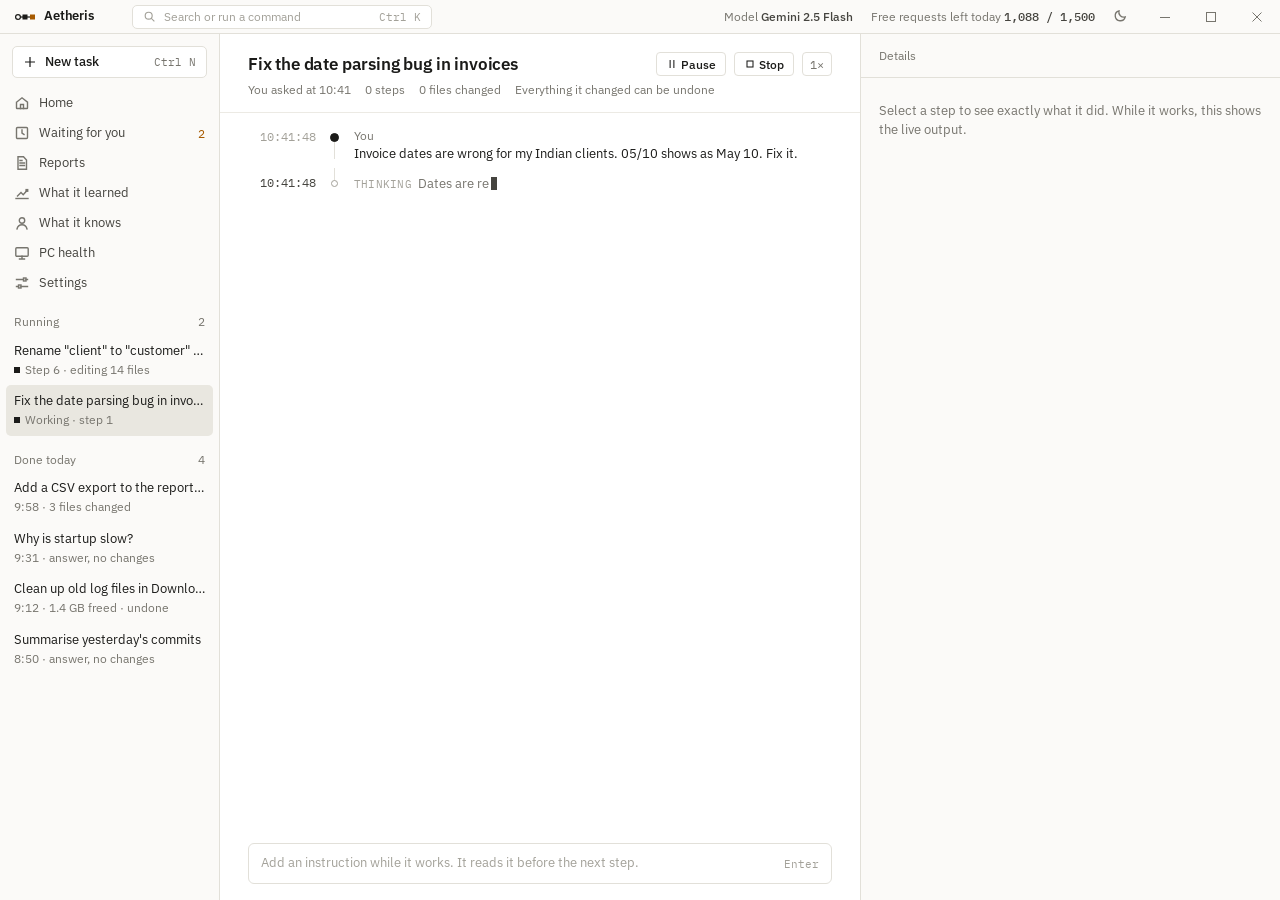
<file: docs/design/prototype/aetheris-prototype.html>
<!doctype html>
<html lang="en"><head><meta charset="utf-8"><meta name="viewport" content="width=device-width">
<title>Aetheris prototype v0.4</title>
<!-- Single-file build of docs/design/prototype. Sample data only. Open in any browser. -->
<style>
@font-face{font-family:Plex;src:url([data-uri]);font-weight:400}
@font-face{font-family:Plex;src:url([data-uri]);font-weight:500}
@font-face{font-family:Plex;src:url([data-uri]);font-weight:600}
@font-face{font-family:PlexMono;src:url([data-uri]);font-weight:400}
@font-face{font-family:PlexMono;src:url([data-uri]);font-weight:500}
:root{
  --bg:#F4F3EF; --panel:#FBFAF8; --surface:#FFFFFF; --ink:#1B1B19; --ink-2:#45443F; --muted:#77756E; --faint:#A3A199;
  --line:#E2E0D9; --line-2:#ECEAE4; --hover:#EFEDE7; --sel:#E9E7E0;
  --ask:#A65A00; --ask-bg:#FBF1E1; --ask-line:#EBCB98;
  --stop:#B3261E; --add:#1D6B34; --add-bg:#E5F2E8; --del:#A1251C; --del-bg:#FBE9E7;
}
.dark{
  --bg:#141413; --panel:#191918; --surface:#1E1E1C; --ink:#ECEAE4; --ink-2:#C9C7C0; --muted:#8E8C85; --faint:#63615C;
  --line:#2C2C29; --line-2:#252523; --hover:#22221F; --sel:#2A2A27;
  --ask:#E9A23B; --ask-bg:#2A2117; --ask-line:#5A4321;
  --stop:#F07167; --add:#7FD08F; --add-bg:#17271B; --del:#F3958C; --del-bg:#2E1A18;
}
*{box-sizing:border-box;margin:0;padding:0}
html,body{width:1280px;height:800px;overflow:hidden}
body{font:13px/1.45 Plex,system-ui,sans-serif;color:var(--ink);background:var(--bg);-webkit-font-smoothing:antialiased}
.mono{font-family:PlexMono,ui-monospace,monospace;font-size:12px}
.app{display:grid;grid-template-rows:34px 1fr;height:800px}
/* title bar */
.bar{display:flex;align-items:center;gap:14px;padding:0 0 0 14px;border-bottom:1px solid var(--line);background:var(--panel)}
.logo{display:flex;align-items:center;gap:8px;font-weight:600;letter-spacing:-.01em}
.logo svg{display:block}
.bar .status{margin-left:auto;display:flex;gap:18px;color:var(--muted);font-size:12px}
.bar .status b{font-weight:500;color:var(--ink-2)}
.win{display:flex;height:34px}
.win span{width:46px;display:grid;place-items:center;color:var(--muted)}
.main{display:grid;grid-template-columns:248px 1fr 420px;min-height:0}
/* sidebar */
.side{background:var(--panel);border-right:1px solid var(--line);display:flex;flex-direction:column;min-height:0}
.new{margin:12px 12px 6px;display:flex;align-items:center;justify-content:space-between;height:32px;padding:0 10px;border:1px solid var(--line);background:var(--surface);border-radius:5px;font-weight:500}
.new kbd{font:11px PlexMono;color:var(--muted)}
.group{padding:14px 12px 4px;font-size:11.5px;color:var(--muted);display:flex;justify-content:space-between}
.task{display:block;margin:0 6px;padding:7px 8px;border-radius:5px}
.task .t{white-space:nowrap;overflow:hidden;text-overflow:ellipsis}
.task .m{font-size:11.5px;color:var(--muted);margin-top:1px}
.task.on{background:var(--sel)}
.task.wait .m{color:var(--ask)}
.side .foot{margin-top:auto;border-top:1px solid var(--line);padding:10px 12px;font-size:12px;color:var(--muted);display:flex;flex-direction:column;gap:6px}
.side .foot a{display:flex;justify-content:space-between}
/* log */
.log{display:flex;flex-direction:column;min-height:0;background:var(--surface)}
.head{padding:18px 28px 14px;border-bottom:1px solid var(--line-2)}
.head h1{font-size:17px;font-weight:600;letter-spacing:-.01em}
.head .meta{margin-top:4px;color:var(--muted);font-size:12px;display:flex;gap:14px}
.steps{padding:10px 0 0;flex:1;overflow:hidden}
.row{display:grid;grid-template-columns:76px 18px 1fr auto;align-items:start;column-gap:10px;padding:5px 28px 5px 20px;position:relative}
.row .time{color:var(--faint);text-align:right;padding-top:1px;font-size:11.5px}
.row .mk{position:relative;height:19px}
.row .mk::before{content:"";position:absolute;left:8px;top:-6px;bottom:-12px;width:1px;background:var(--line)}
.row:first-child .mk::before{top:9px}
.row.last .mk::before{bottom:9px}
.row .mk i{position:absolute;left:5px;top:6px;width:7px;height:7px;background:var(--surface);border:1px solid var(--faint);border-radius:50%}
.row .mk i.chg{border-radius:1px;background:var(--ink);border-color:var(--ink)}
.row .mk i.ask{border-radius:1px;background:var(--ask);border-color:var(--ask)}
.row .mk i.ok{background:var(--add);border-color:var(--add)}
.row .txt{color:var(--ink-2)}
.row .txt b{font-weight:500;color:var(--ink)}
.row .txt .sub{display:block;color:var(--muted);font-size:12px;margin-top:1px}
.row .act{color:var(--muted);font-size:12px;display:flex;gap:12px;padding-top:1px}
.row .act a{color:var(--ink-2);text-decoration:underline;text-decoration-color:var(--line);text-underline-offset:3px}
.row.sel{background:var(--hover)}
.row.sel::after{content:"";position:absolute;left:0;top:0;bottom:0;width:2px;background:var(--ink)}
.tag{font:11px PlexMono;color:var(--muted);border:1px solid var(--line);border-radius:3px;padding:0 4px;margin-left:6px}
.add{color:var(--add)} .del{color:var(--del)}
/* ask block */
.askbox{margin:4px 0 6px;border:1px solid var(--ask-line);background:var(--ask-bg);border-radius:5px;padding:12px 14px}
.askbox .q{color:var(--ink);font-weight:500}
.askbox .cmd{margin:8px 0;padding:7px 10px;background:var(--surface);border:1px solid var(--ask-line);border-radius:4px}
.askbox .why{color:var(--ink-2);font-size:12.5px}
.askbox .btns{display:flex;gap:8px;margin-top:10px;align-items:center}
.btn{height:28px;padding:0 12px;border-radius:4px;border:1px solid var(--line);background:var(--surface);font:500 12.5px Plex;color:var(--ink);display:inline-flex;align-items:center}
.btn.primary{background:var(--ink);border-color:var(--ink);color:var(--surface)}
.askbox .btns .hint{margin-left:auto;font-size:11.5px;color:var(--muted)}
.composer{margin:10px 28px 16px;border:1px solid var(--line);border-radius:6px;padding:10px 12px;display:flex;align-items:center;color:var(--faint);background:var(--surface)}
.composer kbd{margin-left:auto;font:11px PlexMono;color:var(--faint)}
/* detail */
.detail{border-left:1px solid var(--line);background:var(--panel);display:flex;flex-direction:column;min-height:0}
.dh{padding:14px 18px 12px;border-bottom:1px solid var(--line)}
.dh .k{font-size:11.5px;color:var(--muted)}
.dh .f{margin-top:3px;display:flex;align-items:baseline;gap:10px}
.dh .f .mono{font-size:13px;color:var(--ink)}
.dh .btns{display:flex;gap:8px;margin-top:10px}
.diff{flex:1;overflow:hidden;background:var(--surface);font-family:PlexMono;font-size:11.5px;line-height:1.75}
.hunk{color:var(--muted);background:var(--panel);padding:2px 0 2px 12px;border-bottom:1px solid var(--line-2);border-top:1px solid var(--line-2)}
.ln{display:grid;grid-template-columns:34px 14px 1fr;white-space:pre;color:var(--ink-2)}
.ln .n{color:var(--faint);text-align:right;padding-right:8px}
.ln.a{background:var(--add-bg)} .ln.a .s{color:var(--add)}
.ln.d{background:var(--del-bg)} .ln.d .s{color:var(--del)}
.ln.d .c{color:var(--del)} .ln.a .c{color:var(--add)}
.why2{border-top:1px solid var(--line);padding:12px 18px;font-size:12.5px;color:var(--ink-2)}
.why2 .k{font-size:11.5px;color:var(--muted);margin-bottom:3px}

/* learned page */
.page{grid-column:2 / 4;background:var(--surface);overflow:hidden;display:flex;flex-direction:column}
.page .head{padding:18px 32px 14px}
.page .head p{margin-top:5px;color:var(--ink-2);max-width:720px}
.top{display:grid;grid-template-columns:1fr 280px;border-bottom:1px solid var(--line-2)}
.chart{padding:16px 48px 10px 32px}
.chart .k,.nums .k{font-size:11.5px;color:var(--muted)}
.nums{border-left:1px solid var(--line-2);padding:16px 24px;display:flex;flex-direction:column;gap:14px}
.nums .v{font:500 22px PlexMono;letter-spacing:-.02em;color:var(--ink)}
.nums .v small{font-size:13px;color:var(--muted);font-weight:400}
.nums .d{font-size:12px;color:var(--ink-2)}
table{width:100%;border-collapse:collapse}
th{font-weight:400;font-size:11.5px;color:var(--muted);text-align:left;padding:10px 12px;border-bottom:1px solid var(--line)}
td{padding:10px 12px;border-bottom:1px solid var(--line-2);vertical-align:top;color:var(--ink-2)}
td:first-child,th:first-child{padding-left:32px} td:last-child,th:last-child{padding-right:32px;text-align:right}
td .t{color:var(--ink)} td .s{font-size:12px;color:var(--muted);margin-top:2px}
.st{display:inline-flex;align-items:center;gap:6px;font-size:12px}
.st i{width:7px;height:7px;display:inline-block}
.st.kept i{background:var(--ink)} .st.no i{border:1px solid var(--faint);border-radius:50%}
.st.no{color:var(--muted)}
td a{color:var(--ink-2);text-decoration:underline;text-decoration-color:var(--line);text-underline-offset:3px;font-size:12px}
.sectionh{padding:14px 32px 2px;display:flex;justify-content:space-between;align-items:baseline}
.sectionh b{font-weight:600}
.sectionh span{font-size:12px;color:var(--muted)}

/* ---- prototype additions on top of base.css ---- */
html,body{width:auto;height:100%;min-width:1180px;overflow:hidden}
.app{height:100vh}
a{color:inherit;text-decoration:none;cursor:pointer}
button{font:inherit;color:inherit;background:none;border:0;cursor:pointer}
.btn{cursor:pointer}
.btn:hover{background:var(--hover)}
.btn.primary:hover{opacity:.9;background:var(--ink)}
.btn.sm{height:24px;padding:0 9px;font-size:12px}
.btn:focus-visible,.nav a:focus-visible,.task:focus-visible{outline:2px solid var(--ink);outline-offset:1px}
.main{grid-template-columns:220px 1fr}
.main.three{grid-template-columns:220px 1fr}
/* nav */
.nav{padding:4px 6px 0}
.nav a{display:flex;align-items:center;gap:9px;height:30px;padding:0 8px;border-radius:5px;color:var(--ink-2)}
.nav a svg{flex:none;color:var(--muted)}
.nav a:hover{background:var(--hover)}
.nav a.on{background:var(--sel);color:var(--ink);font-weight:500}
.nav a.on svg{color:var(--ink)}
.nav a .n{margin-left:auto;font:11.5px PlexMono;color:var(--muted)}
.nav a .n.ask{color:var(--ask)}
.side .group{padding:16px 14px 4px}
.side .task{cursor:pointer}
.side .task:hover{background:var(--hover)}
.side .task.on{background:var(--sel)}
.side .task .m .live{display:inline-block;width:6px;height:6px;background:var(--ink);margin-right:5px;vertical-align:1px;animation:blink 1.2s steps(2) infinite}
@keyframes blink{50%{opacity:.25}}
.view{min-width:0;min-height:0;display:flex;background:var(--surface)}
.view>*{min-width:0}
/* task view */
.taskview{display:grid;grid-template-columns:minmax(0,1fr) 420px;flex:1;min-height:0}
.log{min-height:0}
.head .bar2{display:flex;align-items:center;gap:8px;margin-left:auto}
.head .htop{display:flex;align-items:flex-start;gap:12px}
.head .meta span{white-space:nowrap}
.controls .btn{white-space:nowrap}
.steps{overflow-y:auto;padding-bottom:12px}
.steps::-webkit-scrollbar,.diff::-webkit-scrollbar,.scroll::-webkit-scrollbar{width:10px}
.steps::-webkit-scrollbar-thumb,.diff::-webkit-scrollbar-thumb,.scroll::-webkit-scrollbar-thumb{background:var(--line);border:3px solid var(--surface);border-radius:6px}
.row{cursor:pointer}
.row:hover{background:var(--hover)}
.row.you{cursor:default}
.row.you:hover{background:none}
.row.you .txt{color:var(--ink)}
.row.you .who{font-size:11.5px;color:var(--muted);display:block}
.row .mk i.you{border-radius:50%;background:var(--ink);border-color:var(--ink);width:9px;height:9px;left:4px;top:5px}
.row .mk i.stop{border-radius:0;border:0;background:none;width:9px;height:9px;left:4px;top:5px}
.row .mk i.stop::before,.row .mk i.stop::after{content:"";position:absolute;left:4px;top:-1px;width:1.5px;height:11px;background:var(--stop);transform:rotate(45deg)}
.row .mk i.stop::after{transform:rotate(-45deg)}
.row.undone .txt b,.row.undone .txt>span:first-child{text-decoration:line-through;text-decoration-color:var(--faint)}
.row.undone .mk i{background:var(--surface);border-color:var(--faint)}
.row.undone .txt b{color:var(--muted)}
.row .undone-note{display:block;font-size:12px;color:var(--muted);margin-top:2px;text-decoration:none!important}
.row.live .time{color:var(--ink-2)}
.row.live .mk i{animation:pulse 1s ease-in-out infinite}
@keyframes pulse{50%{transform:scale(.6)}}
.row .prog{display:block;height:2px;background:var(--line-2);margin-top:6px;width:220px;overflow:hidden;border-radius:1px}
.row .prog b{display:block;height:100%;width:30%;background:var(--ink);animation:slide 1.1s linear infinite}
@keyframes slide{from{transform:translateX(-100%)}to{transform:translateX(340%)}}
.think{color:var(--muted)!important;font-size:12.5px}
.think .lbl{font-size:11px;letter-spacing:.02em;color:var(--faint);margin-right:6px;font-family:PlexMono}
.caret{display:inline-block;width:6px;height:13px;background:var(--ink-2);vertical-align:-2px;margin-left:2px;animation:blink 1s steps(2) infinite}
/* plan */
.plan{position:sticky;top:0;z-index:2;margin:0 28px 6px;box-shadow:0 6px 10px -8px rgba(0,0,0,.12);border:1px solid var(--line);border-radius:6px;background:var(--panel)}
.plan .ph{display:flex;align-items:center;padding:8px 12px;font-size:12px;color:var(--muted);gap:8px}
.plan .ph b{font-weight:500;color:var(--ink-2)}
.plan ol{list-style:none;padding:0 12px 8px;display:grid;grid-template-columns:1fr 1fr;column-gap:18px;gap:0 18px}
.plan li{display:grid;grid-template-columns:18px 1fr auto;align-items:center;font-size:12.5px;color:var(--muted);height:22px}
.plan li .c{width:9px;height:9px;border:1px solid var(--faint);border-radius:2px}
.plan li.done{color:var(--ink-2)} .plan li.done .c{background:var(--ink);border-color:var(--ink)}
.plan li.now{color:var(--ink);font-weight:500} .plan li.now .c{border-color:var(--ink);animation:pulse 1s infinite}
.plan li.ask .c{background:var(--ask);border-color:var(--ask)}
.plan li .r{font:11px PlexMono;color:var(--faint)}
/* detail pane */
.detail .empty{padding:24px 18px;color:var(--muted)}
.term{flex:1;overflow:auto;background:var(--surface);font:11.5px/1.7 PlexMono;padding:10px 14px;color:var(--ink-2);white-space:pre-wrap}
.term .ok{color:var(--add)} .term .bad{color:var(--del)} .term .dim{color:var(--faint)}
.files{padding:6px 0}
.files div{display:flex;justify-content:space-between;padding:5px 18px;font:12px PlexMono;color:var(--ink-2)}
.files div span:last-child{color:var(--faint)}
.ln.typing{background:var(--add-bg)}
.ln.typing .c::after{content:"";display:inline-block;width:6px;height:13px;background:var(--add);vertical-align:-2px;margin-left:1px;animation:blink 1s steps(2) infinite}
.ln.gone{opacity:.45}
.livebadge{display:inline-flex;align-items:center;gap:6px;font-size:11.5px;color:var(--ink-2)}
.livebadge i{width:6px;height:6px;background:var(--ink);animation:blink 1.2s steps(2) infinite}
.controls{display:flex;gap:6px;align-items:center}
.speed{font:11.5px PlexMono;color:var(--muted);border:1px solid var(--line);border-radius:4px;height:24px;display:inline-flex;align-items:center;padding:0 7px;cursor:pointer}
.speed:hover{background:var(--hover)}
/* generic pages */
.pg{flex:1;overflow-y:auto;min-height:0}
.pg .head{padding:18px 32px 14px}
.pg .head p{margin-top:5px;color:var(--ink-2);max-width:720px}
.pg .inner{padding:0 32px 32px}
.sec{margin-top:22px}
.sec>.sh{display:flex;align-items:baseline;justify-content:space-between;margin-bottom:8px}
.sec>.sh b{font-weight:600}
.sec>.sh span,.sec>.sh a{font-size:12px;color:var(--muted)}
.sec>.sh a:hover{color:var(--ink)}
.box{border:1px solid var(--line);border-radius:6px;background:var(--surface)}
.box+.box{margin-top:10px}
.lst>div,.lst>a{display:grid;align-items:center;column-gap:14px;padding:10px 14px;border-top:1px solid var(--line-2)}
.lst>div:first-child,.lst>a:first-child{border-top:0}
.lst>a:hover{background:var(--hover)}
.muted{color:var(--muted)} .small{font-size:12px} .ink{color:var(--ink)}
.grid2{display:grid;grid-template-columns:1fr 1fr;gap:16px}
.grid3{display:grid;grid-template-columns:repeat(3,1fr);gap:0}
.stat{padding:14px 16px;border-left:1px solid var(--line-2)}
.stat:first-child{border-left:0}
.stat .k{font-size:11.5px;color:var(--muted)}
.stat .v{font:500 20px PlexMono;letter-spacing:-.02em;margin-top:2px}
.stat .v small{font-size:12px;color:var(--muted);font-weight:400}
.stat .d{font-size:12px;color:var(--ink-2);margin-top:1px}
.dot{display:inline-block;width:7px;height:7px;flex:none}
.dot.sq{background:var(--ink)} .dot.ask{background:var(--ask)} .dot.c{border:1px solid var(--faint);border-radius:50%} .dot.bad{background:var(--stop);border-radius:50%}
.pill{font:11px PlexMono;border:1px solid var(--line);border-radius:3px;padding:1px 5px;color:var(--muted);white-space:nowrap}
.pill.ask{color:var(--ask);border-color:var(--ask-line);background:var(--ask-bg)}
.meter{height:6px;background:var(--line-2);border-radius:1px;overflow:hidden;margin-top:6px}
.meter b{display:block;height:100%;background:var(--ink)}
.meter.warn b{background:var(--ask)}
/* reports */
.rep{display:grid;grid-template-columns:220px 1fr;flex:1;min-height:0}
.rep .rl{border-right:1px solid var(--line);background:var(--panel);overflow-y:auto}
.rep .rl a{display:block;padding:9px 16px;border-bottom:1px solid var(--line-2)}
.rep .rl a:hover{background:var(--hover)}
.rep .rl a.on{background:var(--sel)}
.rep .rl a .m{font-size:11.5px;color:var(--muted)}
.rep .rl .g{padding:14px 16px 6px;font-size:11.5px;color:var(--muted)}
.doc{overflow-y:auto;padding:28px 48px 48px}
.doc .w{max-width:720px}
.doc h1{font-size:20px;font-weight:600;letter-spacing:-.01em}
.doc .sub{color:var(--muted);margin-top:3px}
.doc h2{font-size:13px;font-weight:600;margin:26px 0 8px}
.doc p,.doc li{color:var(--ink-2);line-height:1.6}
.doc ul{padding-left:0;list-style:none}
.doc li{display:grid;grid-template-columns:16px 1fr;padding:3px 0}
.doc li .dot{margin-top:7px}
/* settings */
.form{display:grid;gap:0}
.form>div{display:grid;grid-template-columns:240px 1fr;gap:16px;padding:14px 0;border-top:1px solid var(--line-2)}
.form>div:first-child{border-top:0}
.form .l b{font-weight:500;display:block}
.form .l span{font-size:12px;color:var(--muted)}
.seg{display:inline-flex;border:1px solid var(--line);border-radius:5px;overflow:hidden}
.seg button{height:26px;padding:0 10px;font-size:12px;color:var(--ink-2);border-left:1px solid var(--line)}
.seg button:first-child{border-left:0}
.seg button.on{background:var(--ink);color:var(--surface)}
.seg button.on.ask{background:var(--ask);color:#fff}
.seg button.on.never{background:var(--stop);color:#fff}
.input{height:30px;border:1px solid var(--line);border-radius:5px;background:var(--surface);padding:0 10px;display:flex;align-items:center;font:12px PlexMono;color:var(--ink-2);gap:8px}
.toggle{width:30px;height:17px;border-radius:9px;background:var(--line);position:relative;display:inline-block;cursor:pointer;vertical-align:middle}
.toggle::after{content:"";position:absolute;left:2px;top:2px;width:13px;height:13px;border-radius:50%;background:var(--surface);transition:left .15s}
.toggle.on{background:var(--ink)} .toggle.on::after{left:15px}
/* palette */
.scrim{position:fixed;inset:0;background:rgba(20,20,18,.28);display:none;align-items:flex-start;justify-content:center;padding-top:110px;z-index:50}
.dark .scrim{background:rgba(0,0,0,.5)}
.scrim.open{display:flex}
.pal{width:560px;background:var(--surface);border:1px solid var(--line);border-radius:8px;box-shadow:0 12px 40px rgba(0,0,0,.18);overflow:hidden}
.pal .in{height:46px;display:flex;align-items:center;padding:0 16px;border-bottom:1px solid var(--line);gap:10px}
.pal .in input{flex:1;border:0;outline:0;background:none;font:14px Plex;color:var(--ink)}
.pal .res{max-height:340px;overflow-y:auto;padding:6px}
.pal .res .g{font-size:11px;color:var(--muted);padding:8px 10px 4px}
.pal .res a{display:flex;align-items:center;gap:10px;padding:8px 10px;border-radius:5px;color:var(--ink-2)}
.pal .res a.on{background:var(--sel);color:var(--ink)}
.pal .res a kbd{margin-left:auto;font:11px PlexMono;color:var(--faint)}
.toast{position:fixed;bottom:18px;left:50%;transform:translateX(-50%) translateY(20px);opacity:0;background:var(--ink);color:var(--surface);padding:9px 14px;border-radius:6px;font-size:12.5px;transition:all .2s;z-index:60;display:flex;gap:14px;align-items:center}
.toast.show{opacity:1;transform:translateX(-50%) translateY(0)}
.toast a{text-decoration:underline;text-underline-offset:3px}
.kbdhint{font:11px PlexMono;color:var(--faint)}
.fade-in{animation:fin .18s ease-out}
@keyframes fin{from{opacity:0;transform:translateY(3px)}to{opacity:1;transform:none}}
@media (prefers-reduced-motion:reduce){*{animation:none!important;transition:none!important}}

.steps{padding-top:10px}
.detail .diff{overflow:auto}
.ln{padding-right:14px}
.ln .c{white-space:pre-wrap;word-break:break-all}
</style></head><body><div id="root"></div>
<script>/* Sample data for the Aetheris v0.4 prototype. Not real results. */
window.DATA = {
  tasks: [
    { id: 'date', title: 'Fix the date parsing bug in invoices', group: 'live' },
    { id: 'rename', title: 'Rename "client" to "customer" everywhere', group: 'running', meta: 'Step 6 · editing 14 files' },
    { id: 'csv', title: 'Add a CSV export to the reports page', group: 'done', meta: '9:58 · 3 files changed' },
    { id: 'slow', title: 'Why is startup slow?', group: 'done', meta: '9:31 · answer, no changes' },
    { id: 'logs', title: 'Clean up old log files in Downloads', group: 'done', meta: '9:12 · 1.4 GB freed · undone' },
    { id: 'commits', title: "Summarise yesterday's commits", group: 'done', meta: '8:50 · answer, no changes' },
  ],
  approvals: [
    { id: 'clean', title: 'Delete 212 old log files in Downloads', cmd: 'D:\\Users\\you\\Downloads\\*.log  (older than 30 days, 1.4 GB)', why: 'Found while checking disk space. They go to the Recycle Bin first, so you can restore them for 30 days.', undo: 'Can be undone', from: 'PC health · 8:40', yes: 'Delete' },
    { id: 'pkg', title: 'Install the "python-dateutil" package in invoice-tool', cmd: 'pip install python-dateutil==2.9.0', why: 'Suggested for the date fix, but not needed. The fix already works without it. Say no unless you want it.', undo: 'Can be undone (pip uninstall)', from: 'Fix the date parsing bug · 10:42', yes: 'Install' },
  ],
  memory: [
    { fact: 'You prefer day-first dates (05/10 means 5 October).', src: 'You corrected it · Sep 29', kind: 'Preference' },
    { fact: 'Your code projects are in D:\\projects.', src: 'Seen in your folders · Sep 20', kind: 'Your computer' },
    { fact: 'Never open or change anything in D:\\Finance.', src: 'You told it · Sep 18', kind: 'Rule' },
    { fact: 'Keep answers short unless you ask for detail.', src: 'You told it · Sep 18', kind: 'Preference' },
    { fact: 'invoice-tool uses pytest and runs on Python 3.11.', src: 'Learned from the project · Oct 1', kind: 'Project' },
    { fact: 'You push to GitHub as UnderAetheris; branches start with fix/ or feat/.', src: 'Learned from git history · Oct 2', kind: 'Project' },
    { fact: 'You usually work 7 pm to 1 am on weekdays.', src: 'Guessed from activity · Oct 3', kind: 'Habit' },
  ],
  learned: [
    ['Oct 4', 'Run only the failing tests first, then all of them', 'Same tasks: 31 solved (was 29). Nothing that worked before broke.', 'kept'],
    ['Oct 3', 'Read the test file before editing the code', '29 solved either way. No better, so not kept.', 'no'],
    ['Oct 2', 'Use Groq instead of Gemini for short summaries', 'Same quality, answers in 0.6 s instead of 1.8 s.', 'kept'],
    ['Oct 1', 'Retry a failed edit up to 3 times', '30 solved, but broke one that used to pass (csv_quote_escape).', 'no'],
    ['Sep 29', 'You prefer day-first dates (05/10 = 5 October)', 'From your correction in "Fix the date parsing bug".', 'mem'],
  ],
  skills: [
    ['Fix a failing test', 23, '20 of 23', 'Sep 12'],
    ['Rename something across a project', 9, '9 of 9', 'Sep 15'],
    ['Explain why something is slow', 6, '5 of 6', 'Sep 22'],
    ['Free up disk space', 4, '4 of 4', 'Sep 25'],
  ],
  score: { weeks: ['Aug 24', 'Aug 31', 'Sep 7', 'Sep 14', 'Sep 21', 'Sep 28', 'Oct 5'], vals: [22, 23, 23, 26, 27, 29, 31], kept: [3, 5, 6] },
};
</script>
<script>/* Aetheris v0.4 clickable prototype. Plain JS, no build step. Sample data only. */
(() => {
const D = window.DATA;
const $ = (s, r = document) => r.querySelector(s);
const esc = s => String(s).replace(/[&<>"]/g, c => ({ '&': '&amp;', '<': '&lt;', '>': '&gt;', '"': '&quot;' }[c]));
const params = new URLSearchParams(location.search);

/* ---------- icons (16px, 1.4 stroke, drawn for this app) ---------- */
const I = {
  home: '<path d="M2.5 7.2 8 2.8l5.5 4.4V13a.5.5 0 0 1-.5.5H3a.5.5 0 0 1-.5-.5z"/><path d="M6.5 13.5V9.5h3v4"/>',
  wait: '<rect x="2.5" y="2.5" width="11" height="11" rx="1"/><path d="M8 5v3.2l2 1.3"/>',
  report: '<path d="M4 1.8h5.5L12.5 5v9.2H4z"/><path d="M6 8h4.5M6 10.5h4.5M6 5.5h2"/>',
  learned: '<path d="M2 13.5h12"/><path d="M3.5 11 7 7.5l2.2 2.2L13 5.5"/><rect x="11.4" y="3.9" width="3" height="3" fill="currentColor" stroke="none"/>',
  memory: '<circle cx="8" cy="5.5" r="2.7"/><path d="M3 14c.6-2.8 2.6-4.3 5-4.3s4.4 1.5 5 4.3"/>',
  pc: '<rect x="1.8" y="2.8" width="12.4" height="8.4" rx="1"/><path d="M5.5 14h5M8 11.2V14"/>',
  settings: '<path d="M2.5 4.5h7M12 4.5h1.5M2.5 11.5h2M7 11.5h6.5"/><rect x="9.5" y="3" width="2.5" height="3"/><rect x="4.5" y="10" width="2.5" height="3"/>',
  plus: '<path d="M8 3v10M3 8h10"/>',
  search: '<circle cx="7" cy="7" r="4.3"/><path d="m10.2 10.2 3.3 3.3"/>',
  sun: '<circle cx="8" cy="8" r="2.8"/><path d="M8 1.5v1.6M8 12.9v1.6M1.5 8h1.6M12.9 8h1.6M3.4 3.4l1.1 1.1M11.5 11.5l1.1 1.1M3.4 12.6l1.1-1.1M11.5 4.5l1.1-1.1"/>',
  moon: '<path d="M13 9.6A5.4 5.4 0 0 1 6.4 3a5.4 5.4 0 1 0 6.6 6.6z"/>',
  pause: '<path d="M5.5 3.5v9M10.5 3.5v9"/>',
  play: '<path d="M5 3.2v9.6L12.5 8z"/>',
  stop: '<rect x="4" y="4" width="8" height="8"/>',
  replay: '<path d="M3 8a5 5 0 1 0 1.5-3.6"/><path d="M3 2.5v2.5h2.5"/>',
};
const icon = (n, s = 16) => `<svg width="${s}" height="${s}" viewBox="0 0 16 16" fill="none" stroke="currentColor" stroke-width="1.4" stroke-linecap="square">${I[n]}</svg>`;
const LOGO = '<svg width="22" height="12" viewBox="0 0 22 12"><path d="M1 6h20" stroke="currentColor" stroke-width="1.2"/><circle cx="4" cy="6" r="2.4" fill="var(--panel)" stroke="currentColor" stroke-width="1.2"/><rect x="8.5" y="3.5" width="5" height="5" fill="currentColor"/><rect x="16" y="3.5" width="5" height="5" fill="var(--ask)"/></svg>';

/* ---------- app state ---------- */
const S = {
  page: params.get('page') || 'task',
  theme: params.get('theme') || localStorage.getItem('ae-theme') || 'light',
  taskId: params.get('task') || 'date',
  approvals: D.approvals.slice(),
  memory: D.memory.slice(),
  freeLeft: 1088,
  reportId: 'today',
  settingsTab: 'ok',
  rules: { edit: 'own', cmd: 'ask', push: 'ask', install: 'ask', delete: 'ask', outside: 'never', network: 'own' },
};

/* ---------- live run engine ---------- */
const R = { steps: [], plan: [], speed: Number(params.get('speed') || 1), paused: false, stopped: false, sel: null, follow: true, state: 'idle', gen: 0, startT: Date.parse('2026-10-05T10:41:48') };
let clockMs = 0; // simulated elapsed ms since start
const now = () => { const d = new Date(R.startT + clockMs); return d.toTimeString().slice(0, 8); };
const JUMP = params.get('at');
const jumpHit = () => ({ ask: R.state === 'waiting', edit: R.steps.some(s => s.live && s.kind === 'change' && s.detail.shown.length >= 7), tests: R.steps.some(s => s.live && s.tool === 'run_tests' && s.detail.out.length >= 7), think: R.steps.some(s => s.kind === 'think' && s.typing && s.text.length > 90) }[JUMP]);
let jumped = false;
function wait(ms, gen) {
  if (JUMP && !jumped) { clockMs += ms; if (jumpHit()) { jumped = true; R.paused = true; R.speed = 1; setTimeout(renderTaskInner, 0); return new Promise(() => {}); } return Promise.resolve(); }
  return new Promise((res, rej) => {
    let left = ms;
    const tick = () => {
      if (gen !== R.gen) return rej(new Error('cancelled'));
      if (!R.paused) { const step = 40 * R.speed; left -= step; clockMs += step; }
      if (left <= 0) return res();
      setTimeout(tick, 40);
    };
    setTimeout(tick, 40);
  });
}
const sid = () => 's' + Math.random().toString(36).slice(2, 8);
function add(step) { step.id = step.id || sid(); step.time = now(); R.steps.push(step); renderIf(); return step; }
function setPlan(i, st) { if (R.plan[i]) R.plan[i].st = st; }
async function stream(step, field, text, gen, cps = 55) {
  step[field] = ''; step.typing = true;
  for (const ch of text) { step[field] += ch; renderIf(true); await wait(1000 / cps, gen); }
  step.typing = false; renderIf();
}

const TESTOUT1 = [
  ['dim', '$ python -m pytest -q'],
  ['', 'tests/test_invoice.py ........................          [ 60%]'],
  ['', 'tests/test_dates.py ............'], ['bad', 'F'], ['bad', 'F'],
  ['', '                     [100%]'],
  ['bad', 'FAILED tests/test_dates.py::test_day_first_parse - assert date(2026, 5, 10) == date(2026, 10, 5)'],
  ['bad', 'FAILED tests/test_dates.py::test_due_date_label - assert "May 10" == "5 Oct"'],
  ['', ''], ['bad', '2 failed'], ['', ', 38 passed in 1.84s'],
];
const TESTOUT2 = [
  ['dim', '$ python -m pytest -q'],
  ['', 'tests/test_invoice.py ........................          [ 58%]'],
  ['', 'tests/test_dates.py .................               [100%]'],
  ['', ''], ['ok', '41 passed'], ['', ' in 1.91s'],
];
const DIFF_DATES = {
  file: 'src/invoice_tool/dates.py', add: 6, del: 2, hunk: '@@ parse_invoice_date @@',
  lines: [
    [18, ' ', 'def parse_invoice_date(raw: str) -> date:'],
    [19, ' ', '    raw = raw.strip()'],
    [20, '-', '    return datetime.strptime(raw, "%m/%d/%Y").date()'],
    [21, '-', ''],
    [20, '+', '    fmt = settings.date_format or "%d/%m/%Y"'],
    [21, '+', '    try:'],
    [22, '+', '        return datetime.strptime(raw, fmt).date()'],
    [23, '+', '    except ValueError as err:'],
    [24, '+', '        raise InvoiceDateError(raw, fmt) from err'],
    [25, '+', ''],
    [26, ' ', ''],
    [27, ' ', 'def format_due(d: date) -> str:'],
    [28, ' ', '    return d.strftime(settings.date_format)'],
  ],
  why: 'Your settings already say day-first, but the parser ignored them. It now uses your setting and gives a clear error for bad dates instead of a wrong one.',
};
const DIFF_TEST = {
  file: 'tests/test_dates.py', add: 9, del: 0, hunk: '@@ end of file @@',
  lines: [
    [88, ' ', ''],
    [89, '+', 'def test_parse_uses_day_first_setting(monkeypatch):'],
    [90, '+', '    monkeypatch.setattr(settings, "date_format", "%d/%m/%Y")'],
    [91, '+', '    assert parse_invoice_date("05/10/2026") == date(2026, 10, 5)'],
    [92, '+', ''],
    [93, '+', ''],
    [94, '+', 'def test_bad_date_raises_clear_error():'],
    [95, '+', '    with pytest.raises(InvoiceDateError):'],
    [96, '+', '        parse_invoice_date("31/02/2026")'],
    [97, '+', ''],
  ],
  why: 'So this exact bug can never come back without a test failing.',
};

async function playDate() {
  const gen = ++R.gen; clockMs = 0;
  Object.assign(R, { steps: [], plan: [], paused: false, stopped: false, sel: null, follow: true, state: 'running' });
  S.approvalPush = false;
  render();
  try {
    add({ kind: 'you', title: 'Invoice dates are wrong for my Indian clients. 05/10 shows as May 10. Fix it.' });
    await wait(500, gen);
    const t1 = add({ kind: 'think', live: true, text: '' });
    await stream(t1, 'text', 'Dates are read somewhere in the invoice code. I\'ll find that first, then run the tests to see what\'s failing.', gen);
    t1.live = false;
    R.plan = [
      { t: 'Find where invoice dates are read', st: 'now' }, { t: 'Find out why they come out wrong', st: '' },
      { t: 'Fix it', st: '' }, { t: 'Add a test so it stays fixed', st: '' }, { t: 'Run all the tests', st: '' },
      { t: 'Push to GitHub', st: '', r: 'needs your OK' },
    ];
    renderIf();
    await wait(400, gen);
    const r1 = add({ kind: 'look', live: true, title: 'Reading files', tool: 'read_file', detail: { type: 'files', files: [] } });
    for (const f of [['src/invoice_tool/invoice.py', '212 lines'], ['src/invoice_tool/dates.py', '64 lines'], ['tests/test_dates.py', '88 lines']]) {
      await wait(500, gen); r1.detail.files.push(f); r1.sub = r1.detail.files.map(x => x[0].split('/').pop()).join(', '); renderIf();
    }
    r1.live = false; r1.title = 'Read 3 files'; setPlan(0, 'done'); setPlan(1, 'now'); renderIf();
    await wait(300, gen);
    const r2 = add({ kind: 'look', live: true, title: 'Running the tests', tool: 'run_tests', detail: { type: 'term', out: [] } });
    for (const l of TESTOUT1) { await wait(l[1].length > 40 ? 380 : 160, gen); r2.detail.out.push(l); renderIf(true); }
    r2.live = false; r2.title = 'Ran the tests'; r2.sub = '38 passed, <span class="del">2 failed</span> in test_dates.py'; renderIf();
    S.freeLeft -= 3;
    const t2 = add({ kind: 'think', live: true, text: '' });
    await stream(t2, 'text', 'Both failures are day-first dates. parse_invoice_date() always uses "%m/%d/%Y" and ignores settings.date_format, which is set to "%d/%m/%Y".', gen);
    t2.live = false;
    add({ kind: 'look', title: 'Found the cause: dates like <span class="mono">05/10/2026</span> are read as May 10, but your invoices use day first.' });
    setPlan(1, 'done'); setPlan(2, 'now'); renderIf();
    await wait(500, gen);
    await editStep(gen, DIFF_DATES, 'Editing dates.py', 'Changed dates.py');
    setPlan(2, 'done'); setPlan(3, 'now'); renderIf();
    await wait(400, gen);
    await editStep(gen, DIFF_TEST, 'Adding a test to test_dates.py', 'Added a test to test_dates.py', 2.2);
    setPlan(3, 'done'); setPlan(4, 'now'); renderIf();
    await wait(300, gen);
    const r5 = add({ kind: 'look', live: true, title: 'Running the tests again', tool: 'run_tests', detail: { type: 'term', out: [] } });
    for (const l of TESTOUT2) { await wait(l[1].length > 40 ? 420 : 160, gen); r5.detail.out.push(l); renderIf(true); }
    r5.live = false; r5.kind = 'ok'; r5.title = 'Ran the tests again'; r5.sub = 'All 41 passed'; setPlan(4, 'done'); setPlan(5, 'ask'); renderIf();
    S.freeLeft -= 2;
    await wait(400, gen);
    add({ kind: 'ask', id: 'askpush' });
    R.state = 'waiting'; S.approvalPush = true; R.follow = false;
    if (JUMP) jumped = true;
    render();
  } catch (e) { if (e.message !== 'cancelled') throw e; }
}
async function editStep(gen, diff, liveTitle, doneTitle, fast = 1) {
  const st = add({ kind: 'change', live: true, title: liveTitle, tool: 'edit_file', detail: { type: 'diff', diff, shown: [], typing: null } });
  for (const [n, s, c] of diff.lines) {
    if (s === '+') {
      const line = [n, s, '']; st.detail.shown.push(line); st.detail.typing = line;
      for (const ch of c) { line[2] += ch; renderIf(true); await wait(22 / fast, gen); }
      st.detail.typing = null; await wait(80, gen);
    } else { st.detail.shown.push([n, s, c]); renderIf(true); await wait(s === '-' ? 260 : 90, gen); }
  }
  st.live = false; st.title = doneTitle; st.sub = `<span class="add">+${diff.add}</span>${diff.del ? ` <span class="del">&minus;${diff.del}</span>` : ''}`; st.undoable = true;
  renderIf();
}
async function doPush(always) {
  const gen = R.gen;
  const a = R.steps.find(s => s.id === 'askpush'); a.kind = 'answered'; a.answer = always ? 'You allowed it, and said always allow pushing to fix/ branches.' : 'You allowed it.';
  S.approvalPush = false; R.state = 'running'; R.follow = true; R.sel = null;
  if (always) { S.rules.push = 'own'; toast('Pushing to fix/ branches won\'t ask again. Change this in Settings, What needs your OK.'); }
  render();
  try {
    const p = add({ kind: 'look', live: true, title: 'Pushing to GitHub', tool: 'shell', detail: { type: 'term', out: [] } });
    for (const l of [['dim', '$ git push origin fix/date-parsing'], ['', 'Enumerating objects: 9, done.'], ['', 'Writing objects: 100% (5/5), 1.12 KiB'], ['', 'To github.com:UnderAetheris/invoice-tool.git'], ['ok', ' * [new branch]      fix/date-parsing -> fix/date-parsing']]) { await wait(320, gen); p.detail.out.push(l); renderIf(true); }
    p.live = false; p.kind = 'change'; p.title = 'Pushed to fix/date-parsing'; p.sub = 'Sent to GitHub. This one can\'t be undone from here.'; setPlan(5, 'done');
    await wait(300, gen);
    add({ kind: 'done', title: 'Done. 2 files changed, all 41 tests pass, and the fix is on GitHub in fix/date-parsing.', sub: 'Took 1 min 12 s · 5 free requests used' });
    R.state = 'done'; render();
  } catch (e) { if (e.message !== 'cancelled') throw e; }
}
function notNow() {
  const a = R.steps.find(s => s.id === 'askpush'); a.kind = 'later';
  S.approvalPush = false; R.state = 'paused-ask'; render(); toast('OK. It stays here, and in Waiting for you, until you decide.');
}
function undoStep(id) {
  const st = R.steps.find(s => s.id === id); if (!st || st.undone) return;
  st.undone = true;
  add({ kind: 'change', title: `Undid the change to ${st.detail.diff.file.split('/').pop()}`, sub: 'The file is back exactly as it was. Tests haven\'t been run since.', redoOf: id });
  toast(`Undid the change to ${st.detail.diff.file.split('/').pop()}.`, 'Redo', () => redo(id));
  render();
}
function redo(id) {
  const st = R.steps.find(s => s.id === id); if (!st) return; st.undone = false;
  R.steps = R.steps.filter(s => s.redoOf !== id); render();
}

/* ---------- rendering helpers ---------- */
let rq = null; let followScroll = false;
let homeT = null;
function renderIf(scroll) { if (S.page !== 'task' || S.taskId !== 'date') { if (S.page === 'home' && !homeT) homeT = setTimeout(() => { homeT = null; if (S.page === 'home') render(); }, 500); return; } followScroll = followScroll || scroll || R.follow; if (rq) return; rq = requestAnimationFrame(() => { rq = null; renderTaskInner(); }); }

function sideHTML() {
  const waitN = S.approvals.length + (S.approvalPush ? 1 : 0);
  const nav = [['home', 'Home', 'home'], ['wait', 'Waiting for you', 'wait', waitN], ['reports', 'Reports', 'report'], ['learned', 'What it learned', 'learned'], ['memory', 'What it knows', 'memory'], ['pc', 'PC health', 'pc'], ['settings', 'Settings', 'settings']];
  const t = id => D.tasks.find(x => x.id === id);
  const live = t('date');
  const liveMeta = R.state === 'waiting' ? 'Needs your OK to push' : R.state === 'done' ? '10:43 · 2 files changed · pushed' : R.state === 'paused-ask' ? 'Waiting · push not sent' : R.paused ? 'Paused' : '<span class="live"></span>Working · step ' + Math.max(1, R.steps.filter(s => s.kind !== 'think' && s.kind !== 'you').length);
  const taskRow = (x, meta, cls = '') => `<a class="task ${cls} ${S.page === 'task' && S.taskId === x.id ? 'on' : ''}" data-task="${x.id}" tabindex="0"><div class="t">${esc(x.title)}</div><div class="m">${meta}</div></a>`;
  const waiting = R.state === 'waiting' || R.state === 'paused-ask';
  const running = [D.tasks[1]].concat(!waiting && R.state !== 'done' ? [live] : []);
  const done = D.tasks.filter(x => x.group === 'done');
  return `<aside class="side">
    <button class="new" data-go="new"><span style="display:flex;gap:8px;align-items:center">${icon('plus', 14)}New task</span><kbd>Ctrl N</kbd></button>
    <nav class="nav">${nav.map(([id, label, ic, n]) => `<a data-go="${id}" class="${S.page === id ? 'on' : ''}" tabindex="0">${icon(ic)}<span>${label}</span>${n ? `<span class="n ${id === 'wait' ? 'ask' : ''}">${n}</span>` : ''}</a>`).join('')}</nav>
    <div style="overflow-y:auto;min-height:0;flex:1">
    ${waiting ? `<div class="group"><span>Waiting for you</span><span>1</span></div>${taskRow(live, liveMeta, 'wait')}` : ''}
    <div class="group"><span>Running</span><span>${running.length}</span></div>
    ${running.map(x => taskRow(x, x.id === 'date' ? liveMeta : `<span class="live"></span>${x.meta}`)).join('')}
    <div class="group"><span>Done today</span><span>${done.length + (R.state === 'done' ? 1 : 0)}</span></div>
    ${R.state === 'done' ? taskRow(live, liveMeta) : ''}
    ${done.map(x => taskRow(x, x.meta)).join('')}
    </div>
  </aside>`;
}
function barHTML() {
  return `<div class="bar">
    <div class="logo">${LOGO} Aetheris</div>
    <button class="input" data-act="palette" style="margin-left:24px;width:300px;height:24px;color:var(--faint);font-family:Plex">${icon('search', 13)}<span>Search or run a command</span><kbd style="margin-left:auto;font:11px PlexMono">Ctrl K</kbd></button>
    <div class="status">
      <span>Model <b>Gemini 2.5 Flash</b></span>
      <span title="Free requests left today across your models">Free requests left today <b class="mono">${S.freeLeft.toLocaleString('en-US')} / 1,500</b></span>
      <button data-act="theme" title="Switch light / dark" style="color:var(--muted);display:flex">${icon(S.theme === 'dark' ? 'sun' : 'moon', 15)}</button>
    </div>
    <div class="win"><span><svg width="10" height="10"><path d="M0 5.5h10" stroke="currentColor"/></svg></span><span><svg width="10" height="10"><rect x=".5" y=".5" width="9" height="9" fill="none" stroke="currentColor"/></svg></span><span><svg width="10" height="10"><path d="M.5.5l9 9M9.5.5l-9 9" stroke="currentColor"/></svg></span></div>
  </div>`;
}

/* ---------- task view ---------- */
function markFor(s) {
  return { you: 'you', think: '', look: '', change: 'chg', ok: 'ok', ask: 'ask', answered: 'ask', later: 'ask', done: 'ok', stop: 'stop' }[s.kind] || '';
}
function rowHTML(s, i, arr) {
  const cls = ['row', s.live ? 'live' : '', R.sel === s.id ? 'sel' : '', s.undone ? 'undone' : '', s.kind === 'you' ? 'you' : '', i === arr.length - 1 ? 'last' : ''].join(' ');
  const mk = `<span class="mk"><i class="${markFor(s)}"></i></span>`;
  const time = `<span class="time mono">${s.time}</span>`;
  let txt = '', act = '';
  if (s.kind === 'you') txt = `<span class="txt"><span class="who">You</span>${esc(s.title)}</span>`;
  else if (s.kind === 'think') txt = `<span class="txt think"><span class="lbl">THINKING</span>${esc(s.text)}${s.typing ? '<span class="caret"></span>' : ''}</span>`;
  else if (s.kind === 'ask') {
    txt = `<span class="txt"><div class="askbox fade-in">
      <div class="q">Can I push this fix to GitHub?</div>
      <div class="cmd mono">git push origin fix/date-parsing</div>
      <div class="why">Pushing is outside what I'm allowed to do on my own. It sends the 2 changed files to your repository. I can't undo it from here once it's sent.</div>
      <div class="btns"><button class="btn primary" data-act="push">Push</button><button class="btn" data-act="notnow">Not now</button><button class="btn" data-act="always">Always allow pushing to fix/ branches</button><span class="hint">Y / N</span></div>
    </div></span>`;
  } else if (s.kind === 'answered') txt = `<span class="txt">Asked to push to GitHub<span class="sub">${esc(s.answer)}</span></span>`;
  else if (s.kind === 'later') txt = `<span class="txt"><b>Waiting for you:</b> push to GitHub<span class="sub">You said not now. Nothing was sent.</span></span>`, act = `<span class="act"><a data-act="push">Push now</a></span>`;
  else {
    txt = `<span class="txt">${s.kind === 'change' || s.kind === 'done' ? `<b>${s.title}</b>` : `<span>${s.title}</span>`}${s.tool ? `<span class="tag">${s.tool}</span>` : ''}${s.sub ? `<span class="sub ${s.kind === 'change' && s.detail ? 'mono' : ''}">${s.sub}</span>` : ''}${s.undone ? '<span class="undone-note">Undone</span>' : ''}${s.live ? '<span class="prog"><b></b></span>' : ''}</span>`;
    if (s.undoable && !s.undone) act = `<span class="act"><a data-undo="${s.id}">Undo</a></span>`;
    else if (s.undoable && s.undone) act = `<span class="act"><a data-redo="${s.id}">Redo</a></span>`;
    else if (s.detail && s.detail.type === 'term' && !s.live) act = `<span class="act"><a>Output</a></span>`;
  }
  return `<div class="${cls}" data-step="${s.id}">${time}${mk}${txt}${act || '<span class="act"></span>'}</div>`;
}
function planHTML() {
  if (!R.plan.length) return '';
  const d = R.plan.filter(p => p.st === 'done').length;
  return `<div class="plan fade-in"><div class="ph"><b>Plan</b><span class="mono">${d} of ${R.plan.length}</span><span style="margin-left:auto">Made from your request. You can edit it.</span></div><ol>${R.plan.map(p => `<li class="${p.st}"><span class="c"></span><span>${esc(p.t)}</span><span class="r">${p.r || ''}</span></li>`).join('')}</ol></div>`;
}
function detailHTML() {
  const live = [...R.steps].reverse().find(s => s.live && s.detail);
  const s = (R.sel && R.steps.find(x => x.id === R.sel)) || (R.follow && live) || [...R.steps].reverse().find(x => x.detail && x.kind === 'change' && !x.undone) || [...R.steps].reverse().find(x => x.detail);
  if (!s || !s.detail) return `<aside class="detail"><div class="dh"><div class="k">Details</div></div><div class="empty">Select a step to see exactly what it did. While it works, this shows the live output.</div></aside>`;
  const idx = R.steps.filter(x => x.kind !== 'think' && x.kind !== 'you').indexOf(s) + 1;
  const liveB = s.live ? '<span class="livebadge"><i></i>Live</span>' : '';
  const d = s.detail;
  if (d.type === 'files') return `<aside class="detail"><div class="dh"><div class="k" style="display:flex;justify-content:space-between"><span>Step ${idx} · ${s.time}</span>${liveB}</div><div class="f"><span class="mono">read_file</span></div></div><div class="files" style="background:var(--surface);flex:1">${d.files.map(f => `<div class="fade-in"><span>${f[0]}</span><span>${f[1]}</span></div>`).join('')}</div><div class="why2"><div class="k">What this means</div>It only read these files. Nothing on your computer was changed.</div></aside>`;
  if (d.type === 'term') return `<aside class="detail"><div class="dh"><div class="k" style="display:flex;justify-content:space-between"><span>Step ${idx} · ${s.time}</span>${liveB}</div><div class="f"><span class="mono">${s.tool}</span><span class="muted small">in D:\\projects\\invoice-tool</span></div></div><div class="term" id="term">${d.out.map(([c, t]) => t === '' ? '\n' : `<span class="${c}">${esc(t)}</span>${/^(F|\.|2 failed|41 passed)$/.test(t) || t.startsWith(', ') || t.startsWith(' in ') ? '' : '\n'}`).join('')}${s.live ? '<span class="caret"></span>' : ''}</div><div class="why2"><div class="k">What this means</div>${s.tool === 'shell' ? 'This sent your changes to GitHub. You allowed it.' : 'Running tests only reads your code. Nothing was changed.'}</div></aside>`;
  const df = d.diff; const lines = d.shown || df.lines;
  return `<aside class="detail"><div class="dh"><div class="k" style="display:flex;justify-content:space-between"><span>Step ${idx} · ${s.time}</span>${liveB}</div><div class="f"><span class="mono">${df.file}</span>${!s.live ? `<span class="mono"><span class="add">+${df.add}</span>${df.del ? ` <span class="del">&minus;${df.del}</span>` : ''}</span>` : ''}</div>
    <div class="btns">${s.undone ? `<button class="btn" data-redo="${s.id}">Redo this change</button>` : `<button class="btn" data-undo="${s.id}" ${s.live ? 'disabled style="opacity:.5"' : ''}>Undo this change</button>`}<button class="btn">Open in editor</button></div></div>
    <div class="diff" id="diff"><div class="hunk">${df.hunk}</div>${lines.map(l => `<div class="ln ${l[1] === '+' ? 'a' : l[1] === '-' ? 'd' : ''} ${d.typing === l ? 'typing' : ''} ${s.undone ? 'gone' : ''}"><span class="n">${l[0]}</span><span class="s">${l[1] === ' ' ? '' : l[1]}</span><span class="c">${esc(l[2])}</span></div>`).join('')}</div>
    <div class="why2"><div class="k">${s.undone ? 'Undone' : 'Why this change'}</div>${s.undone ? 'You undid this. The file is back exactly as it was before.' : (s.live ? 'Writing the change now. You can pause at any time.' : df.why)}</div></aside>`;
}
function taskHeadHTML() {
  const files = R.steps.filter(s => s.undoable && !s.undone).length;
  const n = R.steps.filter(s => s.kind !== 'think' && s.kind !== 'you').length;
  const ctrl = R.state === 'running'
    ? `<button class="btn sm" data-act="pause">${icon(R.paused ? 'play' : 'pause', 12)}&nbsp;${R.paused ? 'Resume' : 'Pause'}</button><button class="btn sm" data-act="stop">${icon('stop', 12)}&nbsp;Stop</button>`
    : `<button class="btn sm" data-act="replay">${icon('replay', 12)}&nbsp;Replay demo</button>`;
  return `<div class="head"><div class="htop"><div style="flex:1;min-width:0"><h1>Fix the date parsing bug in invoices</h1>
    <div class="meta"><span>You asked at 10:41</span><span>${n} steps</span><span>${files} file${files === 1 ? '' : 's'} changed</span><span>Everything it changed can be undone</span></div></div>
    <div class="bar2 controls">${ctrl}<span class="speed" data-act="speed" title="Demo speed">${R.speed}×</span></div></div></div>`;
}
function renderTaskInner() {
  const v = $('#taskview'); if (!v) return;
  const st = $('.steps', v); const atBottom = st ? st.scrollHeight - st.scrollTop - st.clientHeight < 60 : true;
  $('.log .head', v).outerHTML = taskHeadHTML();
  $('.steps', v).innerHTML = planHTML() + R.steps.map(rowHTML).join('');
  $('.detail', v).outerHTML = detailHTML();
  const st2 = $('.steps', v); if (followScroll && atBottom) st2.scrollTop = st2.scrollHeight;
  const t = $('#term') || $('#diff'); if (t) t.scrollTop = t.scrollHeight;
  followScroll = false;
  const side = $('.side'); if (side) side.outerHTML = sideHTML();
}
function taskView() {
  if (S.taskId !== 'date') return otherTaskView();
  return `<div class="taskview" id="taskview"><section class="log"><div class="head"></div><div class="steps"></div>
    <div class="composer">${R.state === 'running' ? 'Add an instruction while it works. It reads it before the next step.' : 'Reply, or tell it what to change'}<kbd>Enter</kbd></div></section><aside class="detail"></aside></div>`;
}
function otherTaskView() {
  const t = D.tasks.find(x => x.id === S.taskId);
  const rows = {
    rename: [['you', 'Rename "client" to "customer" everywhere in invoice-tool, including the database column.'], ['look', 'Searched the project for "client"', '214 matches in 31 files'], ['look', 'Plan: rename in code first, then add a database migration, then run tests'], ['chg', 'Changed 9 files', '+118 −118'], ['chg', 'Changed 5 files', '+40 −40'], ['live', 'Editing 14 more files', 'templates/, api/, tests/']],
    csv: [['you', 'Add a CSV export button to the reports page.'], ['look', 'Read 4 files'], ['chg', 'Added export_csv() to reports.py', '+38'], ['chg', 'Added the button to reports.html', '+6 −1'], ['chg', 'Added 3 tests', '+41'], ['ok', 'Ran the tests', 'All 44 passed'], ['done', 'Done. 3 files changed.']],
    slow: [['you', 'Why is startup slow?'], ['look', 'Checked startup apps and boot time', 'Windows reported 74 s from power on to desktop'], ['look', 'Measured each startup app'], ['done', 'Answer: 3 apps add 41 s together (Teams 18 s, OneDrive 12 s, Adobe Updater 11 s). Turning off Adobe Updater is the safest win. Nothing was changed.']],
    logs: [['you', 'Clean up old log files in Downloads.'], ['look', 'Found 212 .log files older than 30 days', '1.4 GB'], ['ask', 'You allowed: move them to the Recycle Bin'], ['chg', 'Moved 212 files to the Recycle Bin', '1.4 GB freed'], ['undone', 'You undid it at 9:20. All 212 files are back.']],
    commits: [['you', "Summarise yesterday's commits."], ['look', 'Read git log for 4 projects', '17 commits'], ['done', 'Answer: mostly invoice-tool (11 commits: PDF layout, tax rounding fix). 6 small commits in aetheris docs. Nothing was changed.']],
  }[S.taskId] || [];
  const mk = { you: 'you', look: '', chg: 'chg', ok: 'ok', done: 'ok', ask: 'ask', live: 'chg', undone: '' };
  return `<div class="taskview"><section class="log"><div class="head"><h1>${esc(t.title)}</h1><div class="meta"><span>${esc(t.meta)}</span></div></div><div class="steps">
    ${rows.map((r, i) => `<div class="row ${r[0] === 'live' ? 'live' : ''} ${r[0] === 'you' ? 'you' : ''} ${r[0] === 'undone' ? '' : ''} ${i === rows.length - 1 ? 'last' : ''}"><span class="time mono">${['09:01:10', '09:01:22', '09:01:40', '09:02:15', '09:03:02', '09:03:40', '09:04:05'][i]}</span><span class="mk"><i class="${mk[r[0]]}"></i></span><span class="txt">${r[0] === 'you' ? '<span class="who">You</span>' : ''}${r[0] === 'chg' || r[0] === 'done' || r[0] === 'live' ? `<b>${esc(r[1])}</b>` : esc(r[1])}${r[2] ? `<span class="sub ${r[0] === 'chg' ? 'mono' : ''}">${esc(r[2])}</span>` : ''}${r[0] === 'live' ? '<span class="prog"><b></b></span>' : ''}</span><span class="act">${r[0] === 'chg' ? '<a>Undo</a>' : ''}</span></div>`).join('')}
  </div><div class="composer">Reply, or tell it what to change<kbd>Enter</kbd></div></section><aside class="detail"><div class="dh"><div class="k">Details</div></div><div class="empty">Select a step to see exactly what it did.</div></aside></div>`;
}

/* ---------- other pages ---------- */
function home() {
  const waitN = S.approvals.length + (S.approvalPush ? 1 : 0);
  const live = R.steps.filter(s => s.kind !== 'think' && s.kind !== 'you');
  const cur = [...R.steps].reverse().find(s => s.live) || live[live.length - 1];
  const sc = D.score;
  return `<div class="pg"><div class="head"><h1>Monday, 5 October</h1><p>${waitN ? `${waitN} thing${waitN > 1 ? 's' : ''} waiting for you. ` : ''}2 tasks running, 4 done today.</p></div><div class="inner">
  ${waitN ? `<div class="sec"><div class="sh"><b>Waiting for you</b><a data-go="wait">See all</a></div><div class="box lst">
    ${S.approvalPush ? `<a data-task="date" style="grid-template-columns:10px 1fr auto"><span class="dot ask"></span><span><span class="ink">Push the date fix to GitHub</span><span class="muted small" style="display:block">Fix the date parsing bug · git push origin fix/date-parsing</span></span><span class="btn sm">Open</span></a>` : ''}
    ${S.approvals.map(a => `<a data-go="wait" style="grid-template-columns:10px 1fr auto"><span class="dot ask"></span><span><span class="ink">${esc(a.title)}</span><span class="muted small" style="display:block">${esc(a.from)}</span></span><span class="btn sm">Review</span></a>`).join('')}
  </div></div>` : ''}
  <div class="sec"><div class="sh"><b>Running now</b><span>Updates live</span></div><div class="box lst">
    <a data-task="date" style="grid-template-columns:10px 1fr 160px"><span class="dot sq" style="${R.state === 'running' ? 'animation:blink 1.2s steps(2) infinite' : ''}"></span><span><span class="ink">Fix the date parsing bug in invoices</span><span class="muted small" style="display:block">${cur ? (cur.title || cur.text || '').replace(/<[^>]+>/g, '').slice(0, 90) : 'Starting'}</span></span><span class="small muted" style="text-align:right">${R.plan.filter(p => p.st === 'done').length} of ${R.plan.length || 6} planned steps</span></a>
    <a data-task="rename" style="grid-template-columns:10px 1fr 160px"><span class="dot sq" style="animation:blink 1.2s steps(2) infinite"></span><span><span class="ink">Rename "client" to "customer" everywhere</span><span class="muted small" style="display:block">Editing 14 more files in templates/, api/, tests/</span></span><span class="small muted" style="text-align:right">3 of 5 planned steps</span></a>
  </div></div>
  <div class="sec"><div class="sh"><b>Today</b><a data-go="reports">Open today's report</a></div><div class="box grid3" style="grid-template-columns:repeat(4,1fr)">
    <div class="stat"><div class="k">Tasks done</div><div class="v">4</div><div class="d">1 undone by you</div></div>
    <div class="stat"><div class="k">Files changed</div><div class="v">11</div><div class="d">All can be undone</div></div>
    <div class="stat"><div class="k">Asked you</div><div class="v">3</div><div class="d">2 allowed, 1 waiting</div></div>
    <div class="stat"><div class="k">Free requests used</div><div class="v">${1500 - S.freeLeft}<small> / 1,500</small></div><div class="meter"><b style="width:${(1500 - S.freeLeft) / 15}%"></b></div></div>
  </div></div>
  <div class="grid2 sec">
    <div><div class="sh" style="display:flex;justify-content:space-between;margin-bottom:8px"><b>Getting better</b><a class="small muted" data-go="learned">What it learned</a></div><div class="box" style="padding:14px 16px">
      <div class="small muted">Practice tasks solved, out of 50</div><div style="display:flex;align-items:baseline;gap:10px;margin-top:2px"><span class="mono" style="font-size:20px;font-weight:500">31</span><span class="small">up from 27 four weeks ago</span></div>${spark(sc.vals, 600, 46)}</div></div>
    <div><div class="sh" style="display:flex;justify-content:space-between;margin-bottom:8px"><b>PC health</b><a class="small muted" data-go="pc">Details</a></div><div class="box lst">
      <div style="grid-template-columns:10px 1fr auto"><span class="dot c"></span><span>Disk C:</span><span class="mono small">41 GB free of 237</span></div>
      <div style="grid-template-columns:10px 1fr auto"><span class="dot c"></span><span>Windows Security</span><span class="small">On · last scan yesterday</span></div>
      <div style="grid-template-columns:10px 1fr auto"><span class="dot ask"></span><span>1 cleanup suggestion</span><span class="small">1.4 GB</span></div>
    </div></div>
  </div>
  </div></div>`;
}
function spark(vals, w, h) {
  const mn = 20, mx = 35; const X = i => 4 + i * (w - 8) / (vals.length - 1); const Y = v => h - 4 - (v - mn) / (mx - mn) * (h - 8);
  return `<svg viewBox="0 0 ${w} ${h}" preserveAspectRatio="none" style="display:block;margin-top:8px;width:100%;height:${h}px"><polyline fill="none" stroke="var(--ink)" stroke-width="1.4" points="${vals.map((v, i) => `${X(i).toFixed(1)},${Y(v).toFixed(1)}`).join(' ')}"/>${vals.map((v, i) => D.score.kept.includes(i) ? `<rect x="${X(i) - 3}" y="${Y(v) - 3}" width="6" height="6" fill="var(--ink)"/>` : '').join('')}</svg>`;
}
function waitPage() {
  const items = (S.approvalPush ? [{ id: 'push', title: 'Push the date fix to GitHub', cmd: 'git push origin fix/date-parsing', why: 'Pushing is outside what it may do on its own. It sends 2 changed files to your repository.', undo: "Can't be undone from here", from: 'Fix the date parsing bug · 10:42', yes: 'Push' }] : []).concat(S.approvals);
  return `<div class="pg"><div class="head"><h1>Waiting for you</h1><p>Things Aetheris wants to do but isn't allowed to do on its own. Nothing here happens until you say yes.</p></div><div class="inner">
  ${items.length ? items.map(a => `<div class="box fade-in" style="margin-top:14px;padding:14px 16px">
    <div style="display:flex;gap:10px;align-items:baseline"><span class="dot ask"></span><b style="font-weight:500">${esc(a.title)}</b><span class="small muted" style="margin-left:auto">${esc(a.from)}</span></div>
    <div class="cmd mono" style="margin:10px 0 8px 17px;padding:7px 10px;background:var(--panel);border:1px solid var(--line);border-radius:4px">${esc(a.cmd)}</div>
    <div style="margin-left:17px;color:var(--ink-2)">${esc(a.why)}</div>
    <div style="margin:10px 0 0 17px;display:flex;gap:8px;align-items:center"><button class="btn primary" data-allow="${a.id}">${a.yes}</button><button class="btn" data-deny="${a.id}">No</button><span class="pill" style="margin-left:6px">${esc(a.undo)}</span></div>
  </div>`).join('') : `<div class="box" style="margin-top:14px;padding:28px;text-align:center;color:var(--muted)">Nothing is waiting. When Aetheris needs your OK, it shows up here and on the task.</div>`}
  </div></div>`;
}
function reports() {
  const list = [['today', 'Today', 'Mon 5 Oct · so far'], ['sun', 'Sunday', '4 Oct · 3 tasks'], ['sat', 'Saturday', '3 Oct · 6 tasks'], ['w40', 'Week 40', '28 Sep - 4 Oct · 31 tasks'], ['w39', 'Week 39', '21-27 Sep · 24 tasks']];
  return `<div class="rep"><div class="rl"><div class="g">Daily</div>${list.slice(0, 3).map(r => `<a data-rep="${r[0]}" class="${S.reportId === r[0] ? 'on' : ''}"><div>${r[1]}</div><div class="m">${r[2]}</div></a>`).join('')}<div class="g">Weekly</div>${list.slice(3).map(r => `<a data-rep="${r[0]}" class="${S.reportId === r[0] ? 'on' : ''}"><div>${r[1]}</div><div class="m">${r[2]}</div></a>`).join('')}</div>
  <div class="doc">${S.reportId.startsWith('w') ? weekReport() : dayReport()}</div></div>`;
}
function dayReport() {
  return `<div class="w"><h1>Today, Monday 5 October</h1><div class="sub">Written by Aetheris from its own log. Updated 10:45. Every line links to the step it came from.</div>
  <div class="box grid3" style="margin-top:18px;grid-template-columns:repeat(4,1fr)"><div class="stat"><div class="k">Tasks done</div><div class="v">4</div></div><div class="stat"><div class="k">Files changed</div><div class="v">11</div></div><div class="stat"><div class="k">You undid</div><div class="v">1</div></div><div class="stat"><div class="k">Free requests</div><div class="v">${1500 - S.freeLeft}</div></div></div>
  <h2>Done</h2><ul>
  <li><span class="dot sq"></span><span>Added a CSV export to the reports page. 3 files, 3 new tests, all 44 pass.</span></li>
  <li><span class="dot c"></span><span>Found why startup is slow: Teams, OneDrive and Adobe Updater add 41 s. Changed nothing.</span></li>
  <li><span class="dot c"></span><span>Summarised yesterday's 17 commits across 4 projects.</span></li>
  <li><span class="dot sq"></span><span>Moved 212 old log files to the Recycle Bin. <span class="muted">You undid this at 9:20; the files are back.</span></span></li></ul>
  <h2>Still going</h2><ul><li><span class="dot sq"></span><span>Fix the date parsing bug: ${R.state === 'done' ? 'finished and pushed.' : 'fix written and tested, waiting for your OK to push.'}</span></li><li><span class="dot sq"></span><span>Rename "client" to "customer": 14 of 31 files left.</span></li></ul>
  <h2>What went wrong</h2><ul><li><span class="dot bad"></span><span>Groq hit its free limit at 9:40, so 6 requests went to Gemini instead. Nothing failed because of it.</span></li><li><span class="dot bad"></span><span>Its first guess for the slow startup (antivirus scan) was wrong. It checked and corrected itself.</span></li></ul>
  <h2>What it learned today</h2><ul><li><span class="dot sq"></span><span>You don't want old logs deleted without seeing the list first. Next time it will show the list.</span></li></ul>
  </div>`;
}
function weekReport() {
  return `<div class="w"><h1>Week 40, 28 September to 4 October</h1><div class="sub">Written by Aetheris from its own log and the weekly practice run.</div>
  <div class="box grid3" style="margin-top:18px;grid-template-columns:repeat(4,1fr)"><div class="stat"><div class="k">Tasks done</div><div class="v">31</div><div class="d">27 last week</div></div><div class="stat"><div class="k">Practice score</div><div class="v">31<small> / 50</small></div><div class="d">29 last week</div></div><div class="stat"><div class="k">Changes kept</div><div class="v">2</div><div class="d">of 6 tried</div></div><div class="stat"><div class="k">You undid</div><div class="v">3</div><div class="d">of 58 changes</div></div></div>
  <h2>Biggest things</h2><ul><li><span class="dot sq"></span><span>Finished the PDF layout fixes in invoice-tool (9 tasks).</span></li><li><span class="dot sq"></span><span>Freed 6.2 GB on C: across 3 cleanups you approved.</span></li></ul>
  <h2>How it got better</h2><ul><li><span class="dot sq"></span><span>Runs failing tests first. Solved 2 more practice tasks, broke none.</span></li><li><span class="dot sq"></span><span>Uses Groq for short summaries: same quality, 3× faster.</span></li><li><span class="dot c"></span><span>Tried 4 other changes that didn't help. Not kept.</span></li></ul>
  <h2>Where it struggled</h2><ul><li><span class="dot bad"></span><span>Database migrations: 2 of 3 attempts needed your help. It will ask earlier next time.</span></li></ul></div>`;
}
function learned() {
  const sc = D.score; const W = 620, H = 150, x0 = 30, y0 = 10, y1 = 130;
  const X = i => x0 + i * (W - x0 - 20) / (sc.vals.length - 1), Y = v => y1 - (v - 20) / 15 * (y1 - y0);
  let svg = `<svg width="${W}" height="${H + 22}" style="display:block;margin-top:8px;overflow:visible">`;
  for (const g of [20, 25, 30, 35]) svg += `<line x1="${x0}" x2="${W}" y1="${Y(g)}" y2="${Y(g)}" stroke="var(--line-2)"/><text x="${x0 - 8}" y="${Y(g) + 4}" text-anchor="end" font-family="PlexMono" font-size="10.5" fill="var(--faint)">${g}</text>`;
  sc.weeks.forEach((w, i) => { svg += `<text x="${X(i)}" y="${H + 14}" text-anchor="middle" font-family="PlexMono" font-size="10.5" fill="var(--faint)">${w}</text>`; });
  svg += `<polyline points="${sc.vals.map((v, i) => `${X(i)},${Y(v)}`).join(' ')}" fill="none" stroke="var(--ink)" stroke-width="1.5"/>`;
  sc.vals.forEach((v, i) => { svg += sc.kept.includes(i) ? `<rect x="${X(i) - 3.5}" y="${Y(v) - 3.5}" width="7" height="7" fill="var(--ink)"/>` : `<circle cx="${X(i)}" cy="${Y(v)}" r="3" fill="var(--surface)" stroke="var(--faint)"/>`; });
  svg += '</svg>';
  const st = { kept: ['kept', 'Kept', 'Undo'], no: ['no', 'Not kept', ''], mem: ['kept', 'Remembered', 'Forget'] };
  return `<div class="pg"><div class="head"><h1>What it learned</h1><p>Aetheris tries one change at a time to how it works, then reruns the same 50 practice tasks. It only keeps the change if more tasks pass and nothing that passed before breaks.</p></div>
  <div class="top" style="display:grid;grid-template-columns:1fr 260px;border-top:1px solid var(--line-2);border-bottom:1px solid var(--line-2)"><div class="chart" style="padding:16px 32px 10px"><div class="small muted">Practice tasks solved, out of 50 · <span class="dot sq"></span> a change was kept that week</div>${svg}</div>
  <div class="nums" style="border-left:1px solid var(--line-2);padding:16px 22px;display:flex;flex-direction:column;gap:14px"><div><div class="small muted">This week</div><div class="mono" style="font-size:22px;font-weight:500">31<span class="small muted"> / 50</span></div><div class="small">Up from 27 four weeks ago</div></div><div><div class="small muted">Changes tried, last 30 days</div><div class="mono" style="font-size:22px;font-weight:500">14</div><div class="small">5 kept, 9 not kept</div></div><div><div class="small muted">Practice set</div><div class="small" style="margin-top:2px">50 coding tasks, fixed since Aug 24. Aetheris can't edit them.</div></div></div></div>
  <div class="inner"><div class="sec"><div class="sh"><b>Recent changes</b><span>Every kept change can be undone</span></div><div class="box lst">
  ${D.learned.map(r => `<div style="grid-template-columns:56px 1.1fr 1.4fr 110px 56px"><span class="mono small muted">${r[0]}</span><span class="ink">${esc(r[1])}</span><span class="small" style="color:var(--ink-2)">${esc(r[2])}</span><span class="small" style="display:flex;gap:6px;align-items:center;${r[3] === 'no' ? 'color:var(--muted)' : ''}"><span class="dot ${r[3] === 'no' ? 'c' : 'sq'}"></span>${st[r[3]][1]}</span><span class="small" style="text-align:right">${st[r[3]][2] ? `<a style="text-decoration:underline;text-underline-offset:3px;text-decoration-color:var(--line)">${st[r[3]][2]}</a>` : ''}</span></div>`).join('')}
  </div></div>
  <div class="sec"><div class="sh"><b>Skills it has built</b><span>Saved ways of doing a job that worked before</span></div><div class="box lst">
  <div style="grid-template-columns:1fr 90px 110px 100px" class="small muted"><span>Skill</span><span>Used</span><span>Worked</span><span>Since</span></div>
  ${D.skills.map(s => `<div style="grid-template-columns:1fr 90px 110px 100px"><span class="ink">${s[0]}</span><span class="mono small">${s[1]}×</span><span class="mono small">${s[2]}</span><span class="mono small muted">${s[3]}</span></div>`).join('')}
  </div></div></div></div>`;
}
function memory() {
  return `<div class="pg"><div class="head"><h1>What it knows</h1><p>Everything Aetheris remembers about you and your computer. It only learns from what you tell it and what it sees while working. You can change or remove anything.</p></div><div class="inner">
  <div style="display:flex;gap:8px;margin-top:6px"><div class="input" style="flex:1;font-family:Plex">${icon('search', 13)}<span style="color:var(--faint)">Search what it knows</span></div><button class="btn" data-act="addmem">Tell it something</button><button class="btn">Export</button></div>
  <div class="box lst" style="margin-top:14px">${S.memory.map((m, i) => `<div style="grid-template-columns:110px 1fr 200px 90px" class="fade-in"><span class="pill" style="justify-self:start">${m.kind}</span><span class="ink">${esc(m.fact)}</span><span class="small muted">${esc(m.src)}</span><span class="small" style="text-align:right;display:flex;gap:10px;justify-content:flex-end"><a class="muted">Edit</a><a data-forget="${i}" class="muted">Forget</a></span></div>`).join('')}</div>
  <div class="small muted" style="margin-top:10px">Stored only on this computer in D:\\Aetheris\\memory. Never sent anywhere except as part of a task you started.</div>
  </div></div>`;
}
function pc() {
  return `<div class="pg"><div class="head"><h1>PC health</h1><p>What Aetheris sees on this computer. It only looks. Anything that would change something goes to Waiting for you first. Windows Security stays your antivirus.</p></div><div class="inner">
  <div class="box grid3" style="margin-top:8px;grid-template-columns:repeat(4,1fr)">
    <div class="stat"><div class="k">Disk C:</div><div class="v">41<small> GB free</small></div><div class="meter warn"><b style="width:83%"></b></div><div class="d" style="margin-top:4px">196 of 237 GB used</div></div>
    <div class="stat"><div class="k">Memory now</div><div class="v">5.9<small> / 8 GB</small></div><div class="meter"><b style="width:74%"></b></div><div class="d" style="margin-top:4px">Chrome uses 2.1 GB</div></div>
    <div class="stat"><div class="k">Startup time</div><div class="v">74<small> s</small></div><div class="d">Was 52 s in August</div></div>
    <div class="stat"><div class="k">Windows Security</div><div class="v" style="font-size:15px;font-family:Plex;margin-top:6px">On</div><div class="d">Last quick scan yesterday, 0 threats</div></div>
  </div>
  <div class="sec"><div class="sh"><b>Suggestions</b><span>Each one asks before doing anything</span></div><div class="box lst">
    <div style="grid-template-columns:10px 1fr 120px auto"><span class="dot ask"></span><span><span class="ink">Delete 212 old log files in Downloads</span><span class="small muted" style="display:block">Older than 30 days. Go to the Recycle Bin first.</span></span><span class="mono small">1.4 GB</span><button class="btn sm" data-go="wait">Review</button></div>
    <div style="grid-template-columns:10px 1fr 120px auto"><span class="dot c"></span><span><span class="ink">Turn off Adobe Updater at startup</span><span class="small muted" style="display:block">Adds about 11 s to startup. You can turn it back on any time.</span></span><span class="mono small">−11 s</span><button class="btn sm">Suggest</button></div>
    <div style="grid-template-columns:10px 1fr 120px auto"><span class="dot c"></span><span><span class="ink">Empty the Windows temp folder</span><span class="small muted" style="display:block">Files Windows and apps no longer use.</span></span><span class="mono small">2.3 GB</span><button class="btn sm">Suggest</button></div>
  </div></div>
  <div class="sec"><div class="sh"><b>Startup apps</b><span>Measured at the last boot</span></div><div class="box lst">
    ${[['Microsoft Teams', '18.2 s', 'On'], ['OneDrive', '12.1 s', 'On'], ['Adobe Updater', '10.8 s', 'On'], ['Realtek Audio', '1.4 s', 'On'], ['Aetheris', '0.9 s', 'On']].map(r => `<div style="grid-template-columns:1fr 100px 60px"><span class="ink">${r[0]}</span><span class="mono small">${r[1]}</span><span class="small muted">${r[2]}</span></div>`).join('')}
  </div></div>
  </div></div>`;
}
function settings() {
  const tabs = [['ok', 'What needs your OK'], ['models', 'Models'], ['folders', 'Folders'], ['look', 'Appearance'], ['data', 'Your data']];
  const rule = (k, label, sub, locked) => `<div><div class="l"><b>${label}</b><span>${sub}</span></div><div>${locked ? `<span class="pill">Never. Can't be changed</span>` : `<div class="seg">${[['own', 'On its own'], ['ask', 'Ask me'], ['never', 'Never']].map(([v, l]) => `<button data-rule="${k}" data-v="${v}" class="${S.rules[k] === v ? 'on ' + v : ''}">${l}</button>`).join('')}</div>`}</div></div>`;
  let body = '';
  if (S.settingsTab === 'ok') body = `<div class="form">
    ${rule('edit', 'Change files in your project folders', 'Every change can be undone')}
    ${rule('cmd', 'Run commands that change things', 'Like installing packages or moving files')}
    ${rule('push', 'Push to GitHub', "Can't be undone from Aetheris")}
    ${rule('install', 'Install programs or packages', '')}
    ${rule('delete', 'Delete files', 'Always goes to the Recycle Bin first')}
    ${rule('network', 'Look things up on the web', 'Read only, from sites it trusts')}
    ${rule('outside', 'Touch system files, Windows Security, or the registry', '', true)}
    ${rule('outside', 'Change its own safety checks or practice tasks', '', true)}
  </div>`;
  if (S.settingsTab === 'models') body = `<div class="form">
    <div><div class="l"><b>Order to try</b><span>If one is busy or out of free requests, it moves to the next</span></div><div class="box lst">${[['1', 'Google Gemini 2.5 Flash', 'Key saved', '412 of 1,500 used today'], ['2', 'Groq Llama 3.3 70B', 'Key saved', 'Limit reached, resets 5:30 am'], ['3', 'OpenRouter (free models)', 'No key', '']].map(r => `<div style="grid-template-columns:20px 1fr 90px 190px"><span class="mono small muted">${r[0]}</span><span class="ink">${r[1]}</span><span class="small ${r[2] === 'No key' ? 'muted' : ''}">${r[2]}</span><span class="small muted">${r[3]}</span></div>`).join('')}</div></div>
    <div><div class="l"><b>Daily limit</b><span>Stops before you'd be charged</span></div><div><div class="input" style="width:160px">1,500 requests</div></div></div>
    <div><div class="l"><b>Small local model</b><span>For tiny jobs when you're offline</span></div><div><span class="toggle"></span> <span class="small muted" style="margin-left:6px">Off · needs about 2 GB of memory</span></div></div>
    <div><div class="l"><b>Hide secrets before sending</b><span>Keys, passwords, emails, and your user folder are removed from anything sent to a model</span></div><div><span class="pill">Always on</span></div></div></div>`;
  if (S.settingsTab === 'folders') body = `<div class="form"><div><div class="l"><b>Folders it can work in</b><span>It can't read or change anything outside these</span></div><div class="box lst">${['D:\\projects', 'D:\\Users\\you\\Downloads', 'D:\\Aetheris'].map(f => `<div style="grid-template-columns:1fr auto"><span class="mono small">${f}</span><a class="small muted">Remove</a></div>`).join('')}</div><button class="btn sm" style="margin-top:8px">Add folder</button></div><div><div class="l"><b>Never touch</b><span>Even inside the folders above</span></div><div class="box lst"><div style="grid-template-columns:1fr auto"><span class="mono small">D:\\Finance</span><a class="small muted">Remove</a></div></div></div></div>`;
  if (S.settingsTab === 'look') body = `<div class="form"><div><div class="l"><b>Theme</b></div><div class="seg">${['light', 'dark'].map(t => `<button data-theme="${t}" class="${S.theme === t ? 'on' : ''}">${t === 'light' ? 'Light' : 'Dark'}</button>`).join('')}</div></div><div><div class="l"><b>Show its thinking</b><span>The short notes it writes while working</span></div><div><span class="toggle on"></span></div></div><div><div class="l"><b>Reduce motion</b><span>Follows Windows by default</span></div><div><span class="toggle"></span></div></div></div>`;
  if (S.settingsTab === 'data') body = `<div class="form"><div><div class="l"><b>Export everything</b><span>History, what it knows, skills, settings. One zip file.</span></div><div><button class="btn">Export</button></div></div><div><div class="l"><b>Where it's stored</b></div><div class="mono small">D:\\Aetheris (412 MB)</div></div><div><div class="l"><b>Start over</b><span>Deletes everything it learned. Your files are not touched.</span></div><div><button class="btn" style="color:var(--stop)">Reset Aetheris</button></div></div></div>`;
  return `<div class="pg"><div class="head"><h1>Settings</h1></div><div style="display:flex;gap:2px;padding:0 32px;border-bottom:1px solid var(--line)">${tabs.map(([k, l]) => `<a data-stab="${k}" style="padding:8px 10px;margin-bottom:-1px;border-bottom:2px solid ${S.settingsTab === k ? 'var(--ink)' : 'transparent'};color:${S.settingsTab === k ? 'var(--ink)' : 'var(--muted)'}">${l}</a>`).join('')}</div><div class="inner" style="max-width:900px">${body}</div></div>`;
}
function newTask() {
  return `<div class="pg" style="display:flex;align-items:flex-start;justify-content:center"><div style="width:640px;margin-top:120px">
  <h1 style="font-size:18px;font-weight:600">What should it do?</h1>
  <div class="box" style="margin-top:12px;padding:12px 14px;min-height:96px;color:var(--faint)">Describe the task in your own words. It will show you a plan before changing anything.</div>
  <div style="display:flex;gap:8px;margin-top:10px;align-items:center"><span class="small muted">Work in</span><span class="input" style="height:26px">D:\\projects\\invoice-tool</span><span style="margin-left:auto" class="kbdhint">Ctrl Enter to start</span><button class="btn primary">Start</button></div>
  <div class="small muted" style="margin-top:28px">Things you often ask</div>
  <div class="box lst" style="margin-top:6px">${['Fix the failing tests in invoice-tool', 'Why is my PC slow right now?', "Summarise yesterday's commits", 'Free up space on C:'].map(t => `<a style="grid-template-columns:1fr auto"><span>${t}</span><span class="kbdhint">↵</span></a>`).join('')}</div>
  </div></div>`;
}

/* ---------- palette ---------- */
const CMDS = [['Go to', 'Home', 'home', 'G H'], ['Go to', 'Waiting for you', 'wait', 'G W'], ['Go to', 'Reports', 'reports', 'G R'], ['Go to', 'What it learned', 'learned', 'G L'], ['Go to', 'What it knows', 'memory', 'G K'], ['Go to', 'PC health', 'pc', 'G P'], ['Go to', 'Settings', 'settings', 'G S'], ['Do', 'New task', 'new', 'Ctrl N'], ['Do', 'Switch light / dark', 'theme', 'Ctrl Shift L'], ['Do', 'Replay the live demo', 'replay', ''], ['Tasks', 'Fix the date parsing bug in invoices', 'task:date', ''], ['Tasks', 'Rename "client" to "customer" everywhere', 'task:rename', ''], ['Tasks', 'Add a CSV export to the reports page', 'task:csv', '']];
let palSel = 0;
function palette(open) {
  const sc = $('#scrim'); sc.classList.toggle('open', open);
  if (open) { $('#palq').value = ''; palSel = 0; palRender(); setTimeout(() => $('#palq').focus(), 0); }
}
function palRender() {
  const q = $('#palq').value.toLowerCase(); const items = CMDS.filter(c => c[1].toLowerCase().includes(q));
  palSel = Math.min(palSel, Math.max(0, items.length - 1));
  let g = ''; $('#palres').innerHTML = items.map((c, i) => { const h = c[0] !== g ? `<div class="g">${c[0]}</div>` : ''; g = c[0]; return `${h}<a data-cmd="${c[2]}" class="${i === palSel ? 'on' : ''}">${c[1]}<kbd>${c[3]}</kbd></a>`; }).join('') || '<div class="g">No matches</div>';
  palette.items = items;
}
function runCmd(c) {
  palette(false);
  if (c === 'theme') return setTheme(S.theme === 'dark' ? 'light' : 'dark');
  if (c === 'replay') { S.page = 'task'; S.taskId = 'date'; render(); return playDate(); }
  if (c.startsWith('task:')) { S.page = 'task'; S.taskId = c.slice(5); return render(); }
  S.page = c; render();
}

/* ---------- toast ---------- */
let toastT;
function toast(msg, action, fn) {
  const t = $('#toast'); t.innerHTML = `<span>${esc(msg)}</span>${action ? `<a id="toastact">${action}</a>` : ''}`; t.classList.add('show');
  if (action) $('#toastact').onclick = () => { fn(); t.classList.remove('show'); };
  clearTimeout(toastT); toastT = setTimeout(() => t.classList.remove('show'), 4200);
}

/* ---------- main render ---------- */
function setTheme(t) { S.theme = t; localStorage.setItem('ae-theme', t); document.body.className = t; render(); }
function render() {
  const pages = { home, wait: waitPage, reports, learned, memory, pc, settings, new: newTask, task: taskView };
  $('#root').innerHTML = `<div class="app">${barHTML()}<div class="main">${sideHTML()}<div class="view">${(pages[S.page] || home)()}</div></div></div>`;
  if (S.page === 'task' && S.taskId === 'date') renderTaskInner();
}

document.addEventListener('click', e => {
  const t = e.target.closest('[data-go],[data-task],[data-act],[data-step],[data-undo],[data-redo],[data-allow],[data-deny],[data-rep],[data-stab],[data-rule],[data-theme],[data-cmd],[data-forget]');
  if (!t) { if (e.target.id === 'scrim') palette(false); return; }
  const ds = t.dataset;
  if (ds.cmd) return runCmd(ds.cmd);
  if (ds.undo) { e.stopPropagation(); return undoStep(ds.undo); }
  if (ds.redo) { e.stopPropagation(); return redo(ds.redo); }
  if (ds.go) { S.page = ds.go; return render(); }
  if (ds.task) { S.page = 'task'; S.taskId = ds.task; return render(); }
  if (ds.rep) { S.reportId = ds.rep; return render(); }
  if (ds.stab) { S.settingsTab = ds.stab; return render(); }
  if (ds.rule) { S.rules[ds.rule] = ds.v; render(); return toast(`Saved. ${t.textContent} from now on.`); }
  if (ds.theme) return setTheme(ds.theme);
  if (ds.forget) { const m = S.memory.splice(+ds.forget, 1)[0]; render(); return toast('Forgotten.', 'Undo', () => { S.memory.splice(+ds.forget, 0, m); render(); }); }
  if (ds.allow || ds.deny) {
    const id = ds.allow || ds.deny;
    if (id === 'push') { if (ds.allow) { S.page = 'task'; S.taskId = 'date'; render(); return doPush(false); } return notNow(); }
    const a = S.approvals.find(x => x.id === id); S.approvals = S.approvals.filter(x => x.id !== id); render();
    return toast(ds.allow ? `Done: ${a.title.toLowerCase()}.` : 'OK, it won\'t do that.', ds.allow ? 'Undo' : null, () => { S.approvals.unshift(a); render(); });
  }
  if (ds.step) { if (t.classList.contains('you')) return; R.sel = R.sel === ds.step ? null : ds.step; R.follow = !R.sel; return renderTaskInner(); }
  const a = ds.act;
  if (a === 'palette') return palette(true);
  if (a === 'theme') return setTheme(S.theme === 'dark' ? 'light' : 'dark');
  if (a === 'push') return doPush(false);
  if (a === 'always') return doPush(true);
  if (a === 'notnow') return notNow();
  if (a === 'pause') { R.paused = !R.paused; return renderTaskInner(); }
  if (a === 'stop') { R.gen++; R.state = 'stopped'; R.steps.forEach(s => s.live = false); add({ kind: 'stop', title: 'You stopped it', sub: 'Changes made so far are kept. Undo any of them below.' }); return render(); }
  if (a === 'replay') return playDate();
  if (a === 'speed') { R.speed = R.speed === 1 ? 3 : R.speed === 3 ? 10 : 1; return renderTaskInner(); }
  if (a === 'addmem') { S.memory.unshift({ fact: 'Invoices for Indian clients use DD/MM/YYYY and INR.', src: 'You told it · just now', kind: 'Preference' }); render(); return toast('Saved. It will use this from now on.'); }
});
document.addEventListener('input', e => { if (e.target.id === 'palq') { palSel = 0; palRender(); } });
let gPending = false;
document.addEventListener('keydown', e => {
  const open = $('#scrim').classList.contains('open');
  if ((e.ctrlKey || e.metaKey) && e.key.toLowerCase() === 'k') { e.preventDefault(); return palette(!open); }
  if (open) {
    if (e.key === 'Escape') return palette(false);
    if (e.key === 'ArrowDown') { palSel++; palRender(); e.preventDefault(); }
    if (e.key === 'ArrowUp') { palSel = Math.max(0, palSel - 1); palRender(); e.preventDefault(); }
    if (e.key === 'Enter' && palette.items[palSel]) runCmd(palette.items[palSel][2]);
    return;
  }
  if ((e.ctrlKey || e.metaKey) && e.key.toLowerCase() === 'n') { e.preventDefault(); S.page = 'new'; return render(); }
  if (e.ctrlKey && e.shiftKey && e.key.toLowerCase() === 'l') { e.preventDefault(); return setTheme(S.theme === 'dark' ? 'light' : 'dark'); }
  if (S.approvalPush && S.page === 'task') { if (e.key === 'y') return doPush(false); if (e.key === 'n') return notNow(); }
  if (S.page === 'task' && e.key === ' ' && R.state === 'running') { e.preventDefault(); R.paused = !R.paused; return renderTaskInner(); }
  if (gPending) { gPending = false; const m = { h: 'home', w: 'wait', r: 'reports', l: 'learned', k: 'memory', p: 'pc', s: 'settings' }[e.key]; if (m) { S.page = m; render(); } return; }
  if (e.key === 'g') { gPending = true; setTimeout(() => gPending = false, 900); }
});

/* ---------- boot ---------- */
document.body.className = S.theme;
document.body.insertAdjacentHTML('beforeend', `<div id="scrim" class="scrim"><div class="pal"><div class="in">${icon('search')}<input id="palq" placeholder="Search or run a command" autocomplete="off"></div><div class="res" id="palres"></div></div></div><div id="toast" class="toast"></div>`);
render();
const jump = params.get('at'); // for screenshots: run demo fast to a point
if (jump) playDate();
else if (params.get('demo') !== '0') playDate();
if (params.get('palette')) palette(true);
})();
</script>
</body></html>
</file>
